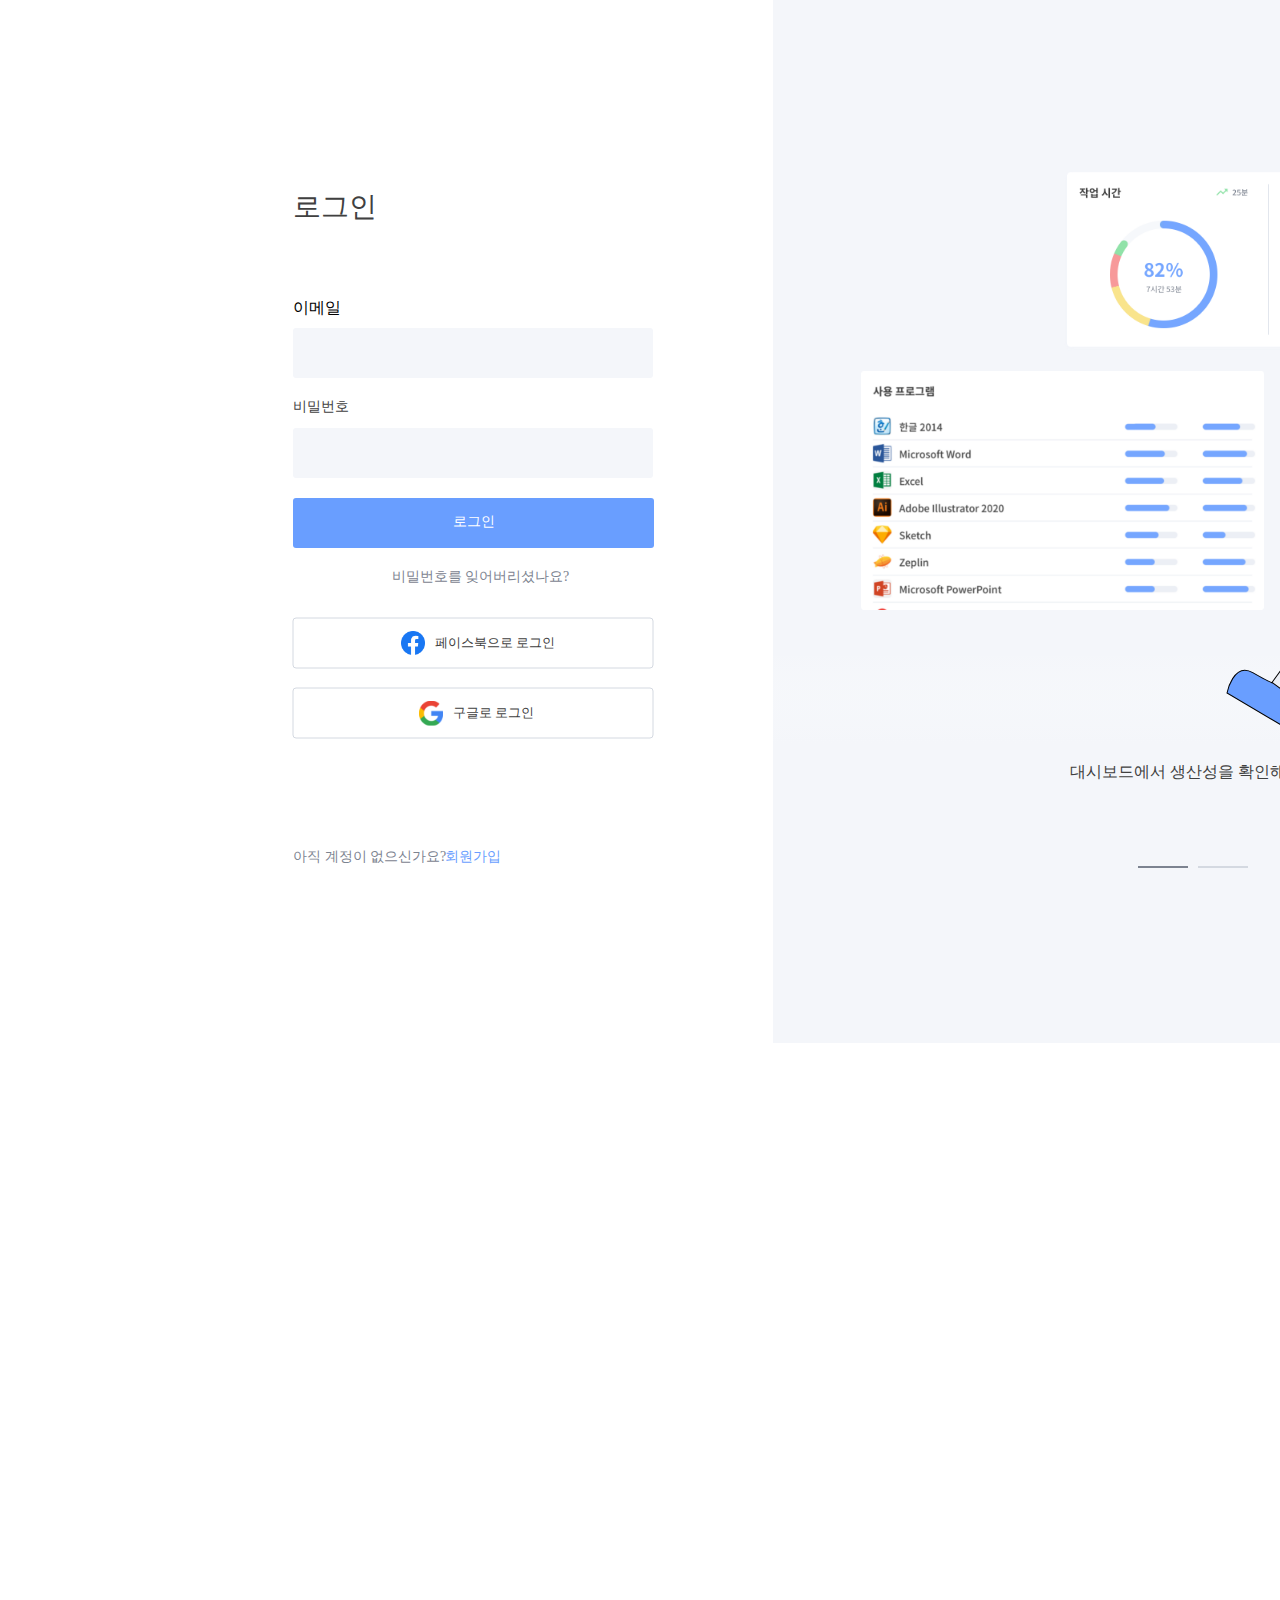
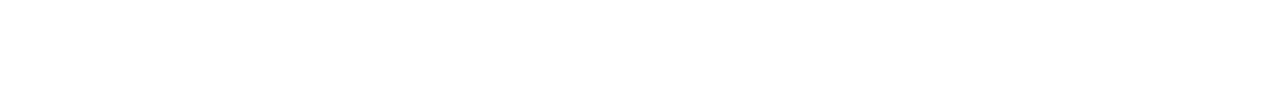
<file: index.html>
<!DOCTYPE html>
<html>
<head>
<meta charset="utf-8"/>
<meta http-equiv="X-UA-Compatible" content="IE=edge"/>
<meta name="viewport" content="width=device-width, initial-scale=1.0">
<title>Login</title>
<link rel="stylesheet" type="text/css" id="applicationStylesheet" href="Login.css"/>
<script id="applicationScript" type="text/javascript" src="Login.js"></script>
</head>
<body>
<div id="Login">
	<svg class="_9">
		<rect id="_9" rx="0" ry="0" x="0" y="0" width="877" height="1043">
		</rect>
	</svg>
	<div id="Group_3">
		<svg class="Rectangle">
			<rect id="Rectangle" rx="3" ry="3" x="0" y="0" width="360" height="50">
			</rect>
		</svg>
		<svg class="Rectangle_Copy_2">
			<rect id="Rectangle_Copy_2" rx="3" ry="3" x="0" y="0" width="360" height="50">
			</rect>
		</svg>
		<div id="">
			<span>이메일</span>
		</div>
		<div id="_">
			<span>비밀번호</span>
		</div>
		<div id="Group">
			<div id="__">
				<span>페이스북으로 로그인</span>
			</div>
			<img id="ID1280px-Facebook_f_logo_2019s" src="ID1280px-Facebook_f_logo_2019s.png" srcset="ID1280px-Facebook_f_logo_2019s.png 1x, ID1280px-Facebook_f_logo_2019s@2x.png 2x">

		</div>
		<div id="Group_2">
			<div id="__ba">
				<span>구글로 로그인</span>
			</div>
			<img id="ID1004px-Google__G__Logosvg" src="ID1004px-Google__G__Logosvg.png" srcset="ID1004px-Google__G__Logosvg.png 1x, ID1004px-Google__G__Logosvg@2x.png 2x">

		</div>
		<svg class="Rectangle_bb">
			<rect id="Rectangle_bb" rx="3" ry="3" x="0" y="0" width="360" height="50">
			</rect>
		</svg>
		<svg class="Rectangle_Copy">
			<rect id="Rectangle_Copy" rx="3" ry="3" x="0" y="0" width="360" height="50">
			</rect>
		</svg>
		<div onclick="application.goToTargetView(event)" id="buttonlarge" class="button_large">
			<svg class="Rectangle_Copy_2_be">
				<rect id="Rectangle_Copy_2_be" rx="3" ry="3" x="0" y="0" width="361" height="50">
				</rect>
			</svg>
			<div id="_bf">
				<span>로그인</span>
			</div>
		</div>
		<div id="__bg">
			<span>비밀번호를 잊어버리셨나요?</span>
		</div>
	</div>
	<svg class="Rectangle_bi">
		<linearGradient id="Rectangle_bi" spreadMethod="pad" x1="0.5" x2="0.5" y1="0" y2="0.644">
			<stop offset="0" stop-color="#fafbfd" stop-opacity="0"></stop>
			<stop offset="1" stop-color="#f4f6fa" stop-opacity="1"></stop>
		</linearGradient>
		<rect id="Rectangle_bi" rx="0" ry="0" x="0" y="0" width="840" height="145">
		</rect>
	</svg>
	<div id="___bj">
		<span>대시보드에서 생산성을 확인해보세요.</span>
	</div>
	<div id="Group_bk">
		<svg class="Rectangle_bl">
			<rect id="Rectangle_bl" rx="0" ry="0" x="0" y="0" width="50" height="2">
			</rect>
		</svg>
		<svg class="Rectangle_Copy_4">
			<rect id="Rectangle_Copy_4" rx="0" ry="0" x="0" y="0" width="50" height="2">
			</rect>
		</svg>
	</div>
	<img id="_bn" src="bn1.png">

	<div id="Group_2_bo">
		<svg class="Path_10" viewBox="0.094 0 21.086 85.639">
			<path id="Path_10" d="M 0.3232889175415039 81.16867828369141 C 0.3232889175415039 81.16867828369141 -0.7527695894241333 19.56064796447754 1.752803802490234 10.71407508850098 C 4.258377075195312 1.86750340461731 14.17483997344971 -3.86328387260437 19.20282745361328 3.104623556137085 C 24.23081398010254 10.07253170013428 18.2376880645752 35.69211959838867 16.90688323974609 40.08930969238281 C 15.57607746124268 44.48649978637695 8.003792762756348 79.10788726806641 8.021337509155273 84.01248168945312 C 8.038882255554199 88.91707611083984 0.3232889175415039 81.16867828369141 0.3232889175415039 81.16867828369141 Z">
			</path>
		</svg>
		<svg class="Path_11" viewBox="0 0 22.654 54.779">
			<path id="Path_11" d="M 2.515046225887727e-15 53.10056686401367 C 2.515046225887727e-15 53.10056686401367 6.153369903564453 13.60306835174561 6.737596035003662 11.141282081604 C 7.321822166442871 8.679495811462402 11.13849544525146 -0.6278406977653503 16.33672714233398 0.03355207294225693 C 21.53495788574219 0.6949448585510254 23.95297431945801 2.814876556396484 21.95569801330566 13.07754516601562 C 19.95842361450195 23.34021377563477 7.614372730255127 54.77936172485352 7.614372730255127 54.77936172485352 L 2.515046225887727e-15 53.10056686401367 Z">
			</path>
		</svg>
		<svg class="Path_8" viewBox="0 0 19.171 65.468">
			<path id="Path_8" d="M 19.17144203186035 61.5550422668457 C 19.17144203186035 61.5550422668457 18.76791763305664 4.236392498016357 10.05074787139893 0.532500147819519 C 1.333577752113342 -3.171392440795898 -2.830550909042358 13.28158664703369 2.116656064987183 24.05669784545898 C 7.063863277435303 34.83180999755859 14.59834861755371 53.06476211547852 13.32381057739258 61.67229461669922 C 12.04927349090576 70.27983093261719 19.17144203186035 61.5550422668457 19.17144203186035 61.5550422668457 Z">
			</path>
		</svg>
		<svg class="Path_7" viewBox="0 0 67 77">
			<path id="Path_7" d="M 0 1.78988768251287e-14 L 6.118719577789307 77 L 60.88127899169922 77 L 67 1.790607660518036e-14 L 0 1.78988768251287e-14 Z">
			</path>
		</svg>
	</div>
	<div id="Group_bt">
		<div id="_bu">
			<svg class="Combined_Shape" viewBox="0 0 139.893 156.911">
				<path id="Combined_Shape" d="M 0 156.9105072021484 L 0 96.79590606689453 L 43.36179733276367 96.79590606689453 L 60.32430267333984 2.468700170516968 C 60.58170318603516 1.039499998092651 61.82460021972656 0 63.27720260620117 0 L 136.8927001953125 0 C 138.7593078613281 0 140.1732025146484 1.6875 139.8455963134766 3.52620005607605 L 121.4510726928711 106.818977355957 C 116.6801605224609 135.2489776611328 91.95397186279297 156.9105072021484 62.16750335693359 156.9105072021484 L 0 156.9105072021484 Z">
				</path>
			</svg>
			<svg class="Rectangle_bw">
				<rect id="Rectangle_bw" rx="0" ry="0" x="0" y="0" width="22.381" height="36.089">
				</rect>
			</svg>
		</div>
		<svg class="Path_12" viewBox="0 0.516 79 60.484">
			<path id="Path_12" d="M 79 38.25458526611328 L 64.3692626953125 61 L -1.099347717893606e-12 22.97354888916016 C -1.099347717893606e-12 22.97354888916016 6.372582912445068 -8.098577499389648 25.43424797058105 2.854889869689941 C 44.49591064453125 13.80835723876953 45.14285659790039 13.00173377990723 45.14285659790039 13.00173377990723">
			</path>
		</svg>
		<svg class="Combined_Shape_by" viewBox="0 0 181 119">
			<path id="Combined_Shape_by" d="M -1.052171683113556e-10 91.67670440673828 L 46.8669548034668 27.01977729797363 C 50.82003402709961 20.30746650695801 58.11002349853516 15.80490016937256 66.44969940185547 15.80490016937256 C 66.60443878173828 15.80490016937256 66.75937652587891 15.80647754669189 66.91337585449219 15.80956363677979 L 66.91320037841797 15.80490016937256 L 122.8789749145508 15.80490016937256 C 128.2177886962891 6.367329597473145 138.3307952880859 0 149.9273986816406 0 C 167.0886077880859 0 180.9999084472656 13.94370079040527 180.9999084472656 31.14450073242188 C 180.9999084472656 48.34530258178711 167.0886077880859 62.28900146484375 149.9273986816406 62.28900146484375 C 149.5168304443359 62.28900146484375 149.1083526611328 62.28099060058594 148.7016448974609 62.26517486572266 C 147.6655731201172 62.28572845458984 146.6136932373047 62.23405838012695 145.5525054931641 62.10540008544922 L 82.71701812744141 54.48660659790039 C 81.36260986328125 55.87818145751953 79.83203125 57.09629821777344 78.16129302978516 58.10539245605469 L 37.51919937133789 118.9998016357422 L -1.052171683113556e-10 91.67670440673828 Z">
			</path>
		</svg>
		<svg class="Path_13" viewBox="0 0 59 25">
			<path id="Path_13" d="M 59 0.0391046553850174 C 29.21620559692383 -0.393002063035965 20.1495246887207 2.431452989578247 0 25">
			</path>
		</svg>
		<svg class="Combined_Shape_b" viewBox="0 0 112 57">
			<path id="Combined_Shape_b" d="M 34.24769973754883 56.99970245361328 L 34.24769973754883 34.47450256347656 L 0 34.47450256347656 C 0 34.47450256347656 15.27300071716309 9.324000358581543 28.71810150146484 4.461299896240234 C 42.16320037841797 -0.4004999995231628 62.47890090942383 -2.259000062942505 82.62450408935547 3.906000137329102 C 101.2687759399414 9.610727310180664 110.5633850097656 32.1182975769043 111.8451766967773 41.65074920654297 C 111.9441299438477 42.29633712768555 111.996696472168 42.95687866210938 111.9994277954102 43.62950897216797 C 111.9995269775391 43.64835739135742 111.9996032714844 43.66645431518555 111.9996032714844 43.68510055541992 C 111.9996032714844 51.03900146484375 106.0389022827148 56.99970245361328 98.68500518798828 56.99970245361328 L 34.24769973754883 56.99970245361328 Z">
			</path>
		</svg>
		<svg class="Shape" viewBox="0 0 52 29">
			<path id="Shape" d="M 52 5.920723915100098 C 41.40030288696289 2.963538646697998 34.90685272216797 1.192150354385376 32.51964950561523 0.606559157371521 C 28.93884658813477 -0.2718276679515839 26.59820747375488 -0.2650743126869202 22.51245307922363 1.083549976348877 C 19.78861808776855 1.982632875442505 12.28446674346924 5.691013813018799 0 12.20869255065918 L 6.370658397674561 22.1506519317627 L 43.00650405883789 21.51279640197754 L 52 29">
			</path>
		</svg>
		<svg class="Path_14" viewBox="0 0 10 6">
			<path id="Path_14" d="M 10 0 L 0 6">
			</path>
		</svg>
		<svg class="Path_14_Copy_2" viewBox="0 0 10 6">
			<path id="Path_14_Copy_2" d="M 10 0 L 0 6">
			</path>
		</svg>
		<svg class="Path_14_Copy" viewBox="0 0 10 6">
			<path id="Path_14_Copy" d="M 10 0 L 0 6">
			</path>
		</svg>
		<svg class="Path" viewBox="0 0 77 27">
			<path id="Path" d="M 77 13.5 C 77 20.95584487915039 71.04911804199219 27 63.70833206176758 27 L 0 27 L 0 0 L 33.91666793823242 0">
			</path>
		</svg>
		<div id="Group_5">
			<svg class="Combined_Shape_ca" viewBox="0 0 51.475 33.788">
				<path id="Combined_Shape_ca" d="M 50.95619964599609 33.78779983520508 L 0 33.78779983520508 C 0 33.78779983520508 1.168200016021729 7.165800094604492 13.76100063323975 7.273800373077393 C 17.41647911071777 7.305411815643311 20.07355690002441 7.605916976928711 22.06710052490234 8.122519493103027 L 22.06710052490234 0 L 50.95619964599609 0 L 51.47460174560547 0 L 50.95619964599609 33.78779983520508 Z">
				</path>
			</svg>
			<svg class="Path_17" viewBox="0 0 9.79 6.75">
				<path id="Path_17" d="M 9.789552688598633 6.750094890594482 C 9.789552688598633 6.750094890594482 5.054451465606689 1.648638129234314 0 0">
				</path>
			</svg>
		</div>
		<svg class="Rectangle_b">
			<rect id="Rectangle_b" rx="21" ry="21" x="0" y="0" width="42" height="81">
			</rect>
		</svg>
		<div id="_ca">
			<svg class="Oval">
				<ellipse id="Oval" rx="19.23577308654785" ry="19.987499237060547" cx="19.23577308654785" cy="19.987499237060547">
				</ellipse>
			</svg>
			<svg class="Oval_cc">
				<ellipse id="Oval_cc" rx="0.9864498376846313" ry="1.537500023841858" cx="0.9864498376846313" cy="1.537500023841858">
				</ellipse>
			</svg>
			<svg class="Oval_Copy">
				<ellipse id="Oval_Copy" rx="0.9864498376846313" ry="1.537500023841858" cx="0.9864498376846313" cy="1.537500023841858">
				</ellipse>
			</svg>
			<svg class="Path_5" viewBox="-36.499 0 36.499 19.475">
				<path id="Path_5" d="M -19.1441650390625 0.7626941204071045 C -19.1441650390625 0.7626941204071045 -30.92228889465332 1.579191207885742 -33.01485061645508 0.857810378074646 C -35.1074104309082 0.1364295184612274 -35.28456115722656 -0.6435905694961548 -35.28456115722656 0.857810378074646 C -35.28456115722656 2.359211206436157 -33.60007095336914 3.579005002975464 -33.60007095336914 3.579005002975464 C -33.60007095336914 3.579005002975464 -36.07332611083984 3.474500417709351 -36.3659782409668 3.056084871292114 C -36.65863037109375 2.637669086456299 -36.65863037109375 5.648084163665771 -34.30327224731445 6.637053966522217 C -31.94791030883789 7.626023292541504 -10.28464412689209 9.090363502502441 -10.28464412689209 9.090363502502441 L -6.735091209411621 19.47500038146973 L -2.324728488922119 18.42732048034668 L 0 16.39999961853027 C 0 16.39999961853027 -1.43771767616272 9.770764350891113 -2.905737400054932 8.913323402404785 C -4.373757362365723 8.055882453918457 -7.469240665435791 2.879264354705811 -13.96383285522461 1.813721656799316 C -20.45842552185059 0.7481789588928223 -19.1441650390625 0.7626941204071045 -19.1441650390625 0.7626941204071045 Z">
				</path>
			</svg>
			<svg class="Path_4" viewBox="-6.905 0.166 6.905 11.067">
				<path id="Path_4" d="M -6.905148983001709 2.258804559707642 C -6.905148983001709 2.258804559707642 -3.910104036331177 -1.68259072303772 -1.188974857330322 1.253367185592651 C 1.532154321670532 4.189325332641602 -1.037822246551514 10.23648643493652 -2.738863706588745 11.01660823822021 C -4.439905166625977 11.79673099517822 -6.193888187408447 10.2215461730957 -6.193888187408447 10.2215461730957">
				</path>
			</svg>
			<svg class="Rectangle_cg" viewBox="0.181 0 3.694 8.2">
				<path id="Rectangle_cg" d="M 0.6525007486343384 1.419997453689575 C 0.7300053834915161 0.6146621704101562 1.406661987304688 0 2.215718269348145 0 L 2.215718269348145 0 C 3.011979103088379 0 3.66559100151062 0.6298660039901733 3.695044279098511 1.425582051277161 L 3.872822523117065 6.228450298309326 C 3.912682294845581 7.305306434631348 3.050493240356445 8.199999809265137 1.972899675369263 8.199999809265137 L 1.972899675369263 8.199999809265137 C 0.9152897000312805 8.199999809265137 0.08768145740032196 7.288919925689697 0.1889967024326324 6.236173629760742 L 0.6525007486343384 1.419997453689575 Z">
				</path>
			</svg>
			<svg class="Oval_ch" viewBox="-8.715 0 8.715 3.075">
				<path id="Oval_ch" d="M -4.777472496032715 3.075000047683716 C -6.411876201629639 3.075000047683716 -8.715153694152832 1.700145959854126 -8.715153694152832 0.8510081768035889 C -8.715153694152832 0.001870362902991474 -6.411876201629639 0 -4.777472496032715 0 C -3.143068790435791 0 -1.759149683561168e-12 0.001870362902991474 -1.759149683561168e-12 0.8510081768035889 C -1.759149683561168e-12 1.700145959854126 -3.143068790435791 3.075000047683716 -4.777472496032715 3.075000047683716 Z">
				</path>
			</svg>
		</div>
		<div id="_ci">
			<svg class="Rectangle_cj" viewBox="0.831 0 64.037 38">
				<path id="Rectangle_cj" d="M 0.9204487204551697 3.720479726791382 C 0.4524529874324799 1.828827857971191 1.883965253829956 0 3.832648754119873 0 L 53.11895370483398 0 C 54.49829483032227 0 55.69989395141602 0.9405474066734314 56.03115463256836 2.279520273208618 L 64.86842346191406 38 L 11.74946594238281 38 C 10.37012481689453 38 9.16852855682373 37.05945205688477 8.837265968322754 35.72047805786133 L 0.9204487204551697 3.720479726791382 Z">
				</path>
			</svg>
			<svg class="Rectangle_ck">
				<rect id="Rectangle_ck" rx="0" ry="0" x="0" y="0" width="70.461" height="2.235">
				</rect>
			</svg>
		</div>
	</div>
	<div id="danieledesantis-weather-icons-">
		<svg class="_x3C_Tracciato_x3E__1_" viewBox="0 0 69 69">
			<path id="_x3C_Tracciato_x3E__1_" d="M 30.93120002746582 61.86240005493164 L 38.06909942626953 61.86240005493164 L 34.49880218505859 69.00030517578125 L 30.93120002746582 61.86240005493164 Z M 52.34490203857422 56.15190124511719 L 56.15280151367188 52.34490203857422 L 57.10320281982422 57.10320281982422 L 52.34490203857422 56.15190124511719 Z M 11.89620018005371 34.49970245361328 C 11.89620018005371 22.01850128173828 22.01850128173828 11.89620018005371 34.49970245361328 11.89620018005371 C 46.97820281982422 11.89620018005371 57.10320281982422 22.01850128173828 57.10320281982422 34.49970245361328 C 57.10320281982422 46.97999954223633 46.97820281982422 57.10320281982422 34.49970245361328 57.10320281982422 C 22.01850128173828 57.10320281982422 11.89620018005371 46.97820281982422 11.89620018005371 34.49970245361328 Z M 10.94309997558594 52.34490203857422 L 16.6554012298584 56.15010070800781 L 9.517499923706055 57.10320281982422 L 10.94309997558594 52.34490203857422 Z M 61.86240005493164 30.93120002746582 L 69.00030517578125 34.49880218505859 L 61.86240005493164 38.06909942626953 L 61.86240005493164 30.93120002746582 Z M 0 34.49790191650391 L 4.758300304412842 30.93120002746582 L 4.758300304412842 38.06909942626953 L 0 34.49790191650391 Z M 52.34490203857422 10.94579982757568 L 57.10320281982422 9.517499923706055 L 56.14830017089844 16.6554012298584 L 52.34490203857422 10.94579982757568 Z M 9.517499923706055 9.517499923706055 L 16.6554012298584 10.94220066070557 L 10.94490051269531 16.6554012298584 L 9.517499923706055 9.517499923706055 Z M 30.93120002746582 4.758300304412842 L 34.49970245361328 0 L 38.06909942626953 4.758300304412842 L 30.93120002746582 4.758300304412842 Z">
			</path>
		</svg>
	</div>
	<img id="Working_Time" src="Working_Time.png" srcset="Working_Time.png 1x, Working_Time@2x.png 2x">

	<div id="_co">
		<span>로그인</span>
	</div>
	<div id="___cp">
		<span>아직 계정이 없으신가요?</span>
	</div>
	<div onclick="application.goToTargetView(event)" id="_cq">
		<span>회원가입</span>
	</div>
</div>
</body>
</html>
</file>
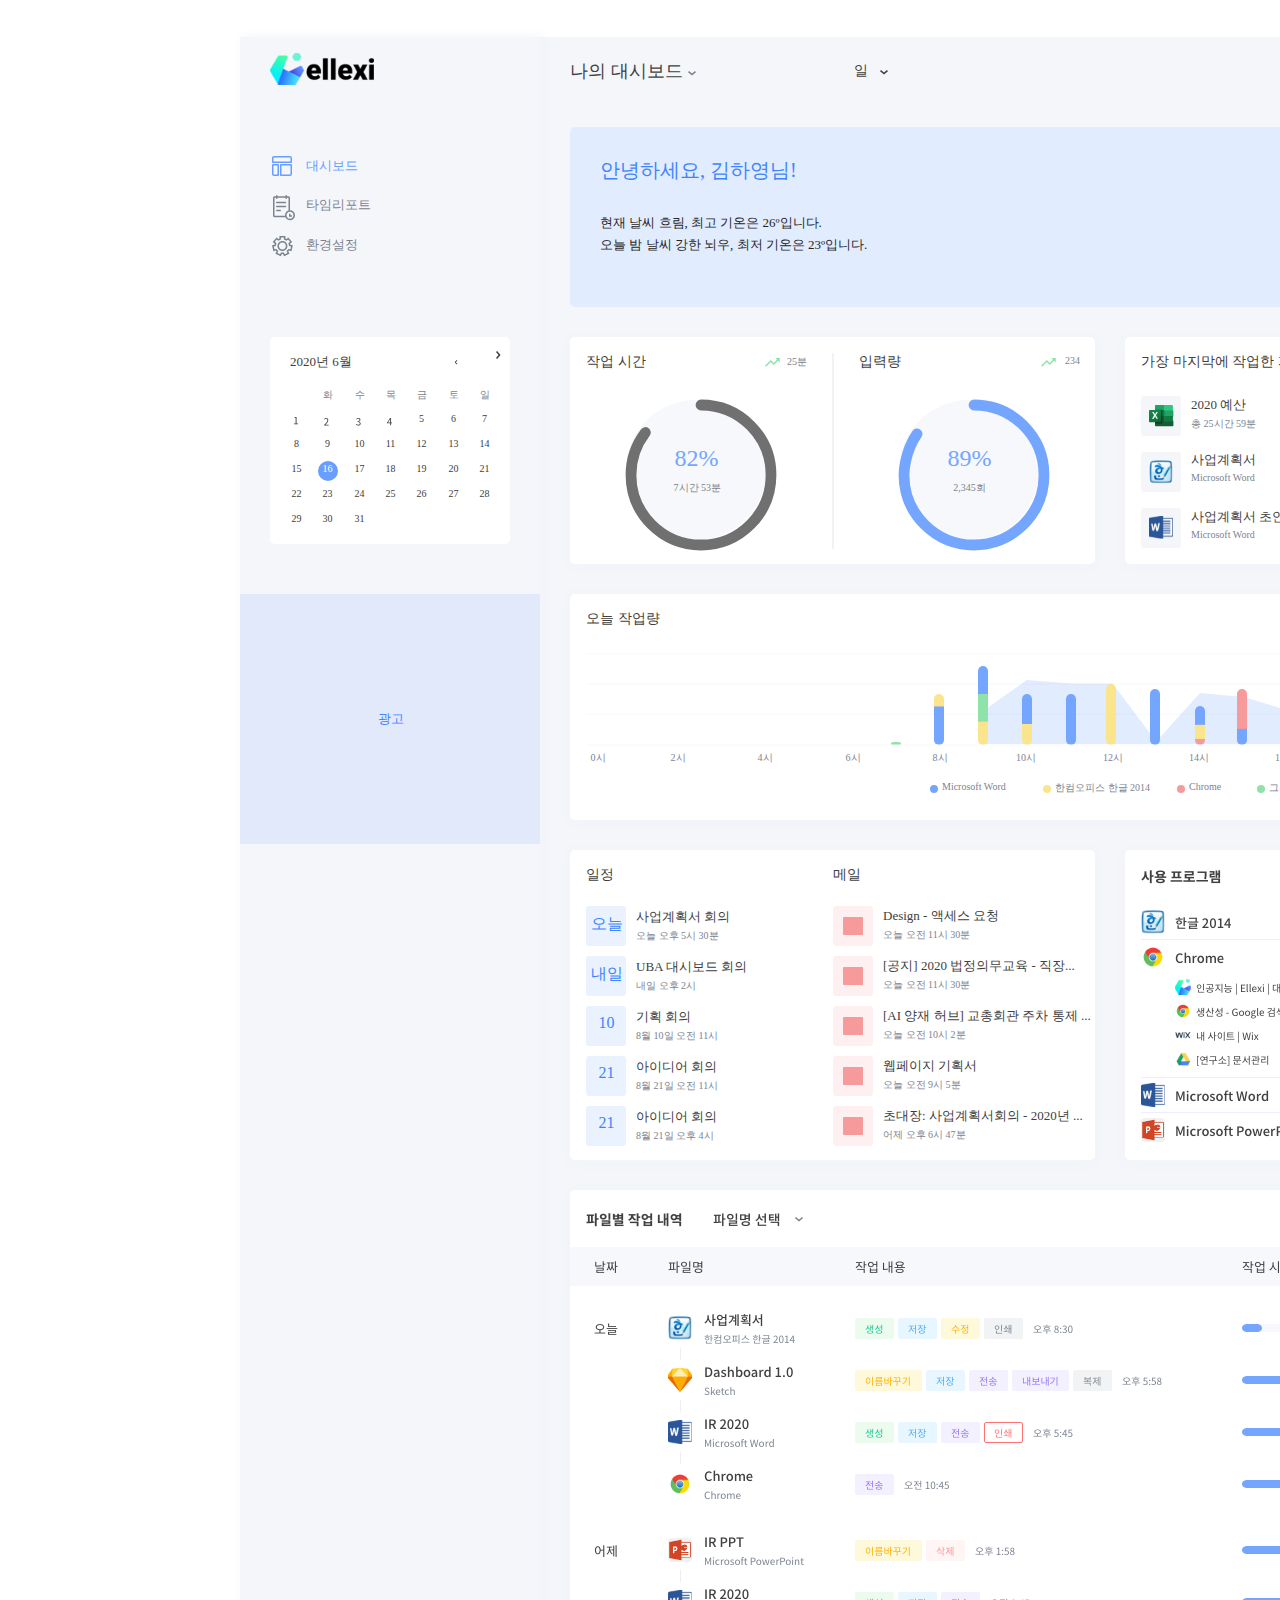
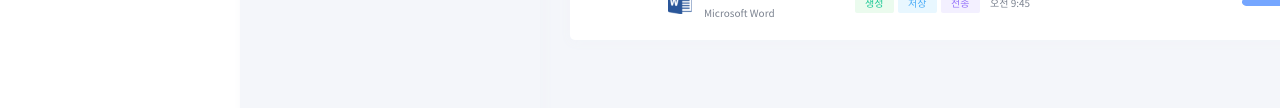
<file: Dashboard_1.html>
<!DOCTYPE html>
<html>
<head>
<meta charset="utf-8"/>
<meta http-equiv="X-UA-Compatible" content="IE=edge"/>
<meta name="viewport" content="width=device-width, initial-scale=1.0">
<title>Dashboard 1</title>
<link rel="stylesheet" type="text/css" id="applicationStylesheet" href="Dashboard_1.css"/>
<script id="applicationScript" type="text/javascript" src="Dashboard_1.js"></script>
</head>
<body>
<div id="Dashboard_1">
	<svg class="_7">
		<rect id="_7" rx="0" ry="0" x="0" y="0" width="1410" height="1671">
		</rect>
	</svg>
	<div id="Menudashboard" class="Menu_dashboard">
		<svg class="BG">
			<rect id="BG" rx="0" ry="0" x="0" y="0" width="300" height="2014">
			</rect>
		</svg>
		<div id="calendarbasic" class="calendar_basic">
			<div id="Group_13">
				<svg class="Rectangle">
					<rect id="Rectangle" rx="5" ry="5" x="0" y="0" width="240" height="207">
					</rect>
				</svg>
				<svg class="Oval">
					<ellipse id="Oval" rx="10" ry="10" cx="10" cy="10">
					</ellipse>
				</svg>
				<div id="iconpointer_copy_3" class="icon_pointer_copy_3">
					<svg class="Path" viewBox="0 -4.557 7.976 4.557">
						<path id="Path" d="M 3.988093614578247 -1.975616693496704 L 7 -4.5572509765625 L 7.976187229156494 -3.418365955352783 L 3.988093614578247 0 L 0 -3.418365955352783 L 0.9761870503425598 -4.5572509765625 L 3.988093614578247 -1.975616693496704 Z">
						</path>
					</svg>
				</div>
				<div id="iconpointer_copy_3_" class="icon_pointer_copy_3">
					<svg class="Path_" viewBox="0 0 7.976 4.557">
						<path id="Path_" d="M 3.988093376159668 1.975616693496704 L 6.999999523162842 4.5572509765625 L 7.976186752319336 3.418365955352783 L 3.988093376159668 0 L 0 3.418365955352783 L 0.976186990737915 4.5572509765625 L 3.988093376159668 1.975616693496704 Z">
						</path>
					</svg>
				</div>
				<div id="ID2020_6">
					<span>2020년 6월</span>
				</div>
				<div id="">
					<span>월</span>
				</div>
				<svg class="ID1" viewBox="0 0 4.02 7.33">
					<path id="ID1" d="M 0 7.329999923706055 L 0 6.570000171661377 L 1.629999995231628 6.570000171661377 L 1.629999995231628 1.100000023841858 L 0.3300000131130219 1.100000023841858 L 0.3300000131130219 0.5199999809265137 C 0.9800000190734863 0.4000000059604645 1.450000047683716 0.2300000041723251 1.850000023841858 0 L 2.549999952316284 0 L 2.549999952316284 6.570000171661377 L 4.019999980926514 6.570000171661377 L 4.019999980926514 7.329999923706055 L 0 7.329999923706055 Z">
					</path>
				</svg>
				<div id="ID8">
					<span>8</span>
				</div>
				<div id="ID15">
					<span>15</span>
				</div>
				<div id="ID22">
					<span>22</span>
				</div>
				<div id="ID29">
					<span>29</span>
				</div>
				<div id="_bh">
					<span>화</span>
				</div>
				<svg class="ID2" viewBox="0 0 4.65 7.47">
					<path id="ID2" d="M 0.03999999910593033 7.46999979019165 L 0.03999999910593033 6.929999828338623 C 2.339999914169312 4.920000076293945 3.400000095367432 3.460000038146973 3.400000095367432 2.200000047683716 C 3.400000095367432 1.360000014305115 2.960000038146973 0.75 2.049999952316284 0.75 C 1.450000047683716 0.75 0.9300000071525574 1.120000004768372 0.5299999713897705 1.600000023841858 L 0 1.080000042915344 C 0.6000000238418579 0.4300000071525574 1.230000019073486 0 2.160000085830688 0 C 3.470000028610229 0 4.289999961853027 0.8600000143051147 4.289999961853027 2.170000076293945 C 4.289999961853027 3.630000114440918 3.140000104904175 5.119999885559082 1.419999957084656 6.75 C 1.799999952316284 6.71999979019165 2.25 6.679999828338623 2.619999885559082 6.679999828338623 L 4.650000095367432 6.679999828338623 L 4.650000095367432 7.46999979019165 L 0.03999999910593033 7.46999979019165 Z">
					</path>
				</svg>
				<div id="ID9">
					<span>9</span>
				</div>
				<div id="ID16">
					<span>16</span>
				</div>
				<div id="ID23">
					<span>23</span>
				</div>
				<div id="ID30">
					<span>30</span>
				</div>
				<div id="_bn">
					<span>수</span>
				</div>
				<svg class="ID3" viewBox="0 0 4.7 7.6">
					<path id="ID3" d="M 2.349999904632568 7.599999904632568 C 1.200000047683716 7.599999904632568 0.4799999892711639 7.119999885559082 0 6.599999904632568 L 0.4600000083446503 6 C 0.8899999856948853 6.449999809265137 1.450000047683716 6.840000152587891 2.279999971389771 6.840000152587891 C 3.150000095367432 6.840000152587891 3.769999980926514 6.320000171661377 3.769999980926514 5.480000019073486 C 3.769999980926514 4.599999904632568 3.180000066757202 4.010000228881836 1.490000009536743 4.010000228881836 L 1.490000009536743 3.309999942779541 C 3 3.309999942779541 3.519999980926514 2.700000047683716 3.519999980926514 1.909999966621399 C 3.519999980926514 1.200000047683716 3.039999961853027 0.75 2.279999971389771 0.7300000190734863 C 1.690000057220459 0.75 1.169999957084656 1.049999952316284 0.7599999904632568 1.460000038146973 L 0.2700000107288361 0.8799999952316284 C 0.8199999928474426 0.3700000047683716 1.470000028610229 0 2.319999933242798 0 C 3.549999952316284 0 4.449999809265137 0.6600000262260437 4.449999809265137 1.840000033378601 C 4.449999809265137 2.730000019073486 3.920000076293945 3.319999933242798 3.140000104904175 3.609999895095825 L 3.140000104904175 3.650000095367432 C 4.010000228881836 3.849999904632568 4.699999809265137 4.510000228881836 4.699999809265137 5.510000228881836 C 4.699999809265137 6.820000171661377 3.650000095367432 7.599999904632568 2.349999904632568 7.599999904632568 Z">
					</path>
				</svg>
				<div id="ID10">
					<span>10</span>
				</div>
				<div id="ID17">
					<span>17</span>
				</div>
				<div id="ID24">
					<span>24</span>
				</div>
				<div id="ID31">
					<span>31</span>
				</div>
				<div id="_bt">
					<span>목</span>
				</div>
				<svg class="ID4" viewBox="0 0 5.03 7.33">
					<path id="ID4" d="M 4.059900283813477 7.329599857330322 L 4.058900356292725 7.329599857330322 L 3.189600229263306 7.329599857330322 L 3.189600229263306 5.309999942779541 L 1.728057839045505e-07 5.309999942779541 L 1.728057839045505e-07 4.709700107574463 L 3.050100088119507 9.315490956396388e-08 L 4.059900283813477 9.315490956396388e-08 L 4.059900283813477 4.580100059509277 L 5.030100345611572 4.580100059509277 L 5.030100345611572 5.309999942779541 L 4.059900283813477 5.309999942779541 L 4.059900283813477 7.32859992980957 L 4.059900283813477 7.329599857330322 Z M 3.210310220718384 0.9998900890350342 C 3.05033016204834 1.319850087165833 2.862720251083374 1.66303014755249 2.619900226593018 2.079900026321411 L 0.950400173664093 4.580100059509277 L 3.189600229263306 4.580100059509277 L 3.189600229263306 2.330100059509277 C 3.189600229263306 2.056320190429688 3.212630271911621 1.65612006187439 3.232950210571289 1.303020119667053 L 3.233510255813599 1.293300151824951 C 3.239570140838623 1.187820076942444 3.245300054550171 1.088170051574707 3.249900102615356 0.9999001026153564 L 3.210305213928223 0.9999001026153564 L 3.210310220718384 0.9998900890350342 Z">
					</path>
				</svg>
				<div id="ID11">
					<span>11</span>
				</div>
				<div id="ID18">
					<span>18</span>
				</div>
				<div id="ID25">
					<span>25</span>
				</div>
				<div id="_by">
					<span>금</span>
				</div>
				<div id="ID5">
					<span>5</span>
				</div>
				<div id="ID12">
					<span>12</span>
				</div>
				<div id="ID19">
					<span>19</span>
				</div>
				<div id="ID26">
					<span>26</span>
				</div>
				<div id="_b">
					<span>토</span>
				</div>
				<div id="ID6">
					<span>6</span>
				</div>
				<div id="ID13">
					<span>13</span>
				</div>
				<div id="ID20">
					<span>20</span>
				</div>
				<div id="ID27">
					<span>27</span>
				</div>
				<div id="_ca">
					<span>일</span>
				</div>
				<div id="ID7">
					<span>7</span>
				</div>
				<div id="ID14">
					<span>14</span>
				</div>
				<div id="ID21">
					<span>21</span>
				</div>
				<div id="ID28">
					<span>28</span>
				</div>
			</div>
		</div>
		<div id="Group">
			<svg class="Rectangle_Copy_26">
				<rect id="Rectangle_Copy_26" rx="0" ry="0" x="0" y="0" width="300" height="250">
				</rect>
			</svg>
			<div id="_cf">
				<span>광고</span>
			</div>
		</div>
		<img id="Logo" src="Logo.png" srcset="Logo.png 1x, Logo@2x.png 2x">
			
		<div id="iconmenudashboard_s" class="icon_menu_dashboard_s">
			<svg class="Combined_Shape" viewBox="0 0 20 20">
				<path id="Combined_Shape" d="M 18 19.99979972839355 L 9 19.99979972839355 C 8.448649406433105 19.99979972839355 8.000100135803223 19.55125045776367 8.000100135803223 18.99990081787109 L 8.000100135803223 9 C 8.000100135803223 8.448649406433105 8.448649406433105 8.000100135803223 9 8.000100135803223 L 18.99990081787109 8.000100135803223 C 19.55125045776367 8.000100135803223 19.99979972839355 8.448649406433105 19.99979972839355 9 L 19.99979972839355 18 C 19.99979972839355 19.10268974304199 19.10268974304199 19.99979972839355 18 19.99979972839355 Z M 9.500399589538574 9.500399589538574 L 9.500399589538574 18.50040054321289 L 18 18.50040054321289 C 18.27591896057129 18.50040054321289 18.50040054321289 18.27591896057129 18.50040054321289 18 L 18.50040054321289 9.500399589538574 L 9.500399589538574 9.500399589538574 Z M 6.00029993057251 19.99979972839355 L 1.999799847602844 19.99979972839355 C 0.8971098661422729 19.99979972839355 -1.358032193365943e-07 19.10268974304199 -1.358032193365943e-07 18 L -1.358032193365943e-07 9 C -1.358032193365943e-07 8.448649406433105 0.4485498666763306 8.000100135803223 0.9998998641967773 8.000100135803223 L 6.00029993057251 8.000100135803223 C 6.551650047302246 8.000100135803223 7.000199794769287 8.448649406433105 7.000199794769287 9 L 7.000199794769287 18.99990081787109 C 7.000199794769287 19.55125045776367 6.551650047302246 19.99979972839355 6.00029993057251 19.99979972839355 Z M 1.50029981136322 9.500399589538574 L 1.50029981136322 18 C 1.50029981136322 18.27591896057129 1.724369883537292 18.50040054321289 1.999799847602844 18.50040054321289 L 5.499899864196777 18.50040054321289 L 5.499899864196777 9.500399589538574 L 1.50029981136322 9.500399589538574 Z M 18.99990081787109 7.000199794769287 L 0.9998998641967773 7.000199794769287 C 0.4485498666763306 7.000199794769287 -1.358032193365943e-07 6.551650047302246 -1.358032193365943e-07 6.00029993057251 L -1.358032193365943e-07 1.999799847602844 C -1.358032193365943e-07 0.8971098661422729 0.8971098661422729 -1.358032193365943e-07 1.999799847602844 -1.358032193365943e-07 L 18 -1.358032193365943e-07 C 19.10268974304199 -1.358032193365943e-07 19.99979972839355 0.8971098661422729 19.99979972839355 1.999799847602844 L 19.99979972839355 6.00029993057251 C 19.99979972839355 6.551650047302246 19.55125045776367 7.000199794769287 18.99990081787109 7.000199794769287 Z M 1.999799847602844 1.50029981136322 C 1.724369883537292 1.50029981136322 1.50029981136322 1.724369883537292 1.50029981136322 1.999799847602844 L 1.50029981136322 5.499899864196777 L 18.50040054321289 5.499899864196777 L 18.50040054321289 1.999799847602844 C 18.50040054321289 1.724369883537292 18.27591896057129 1.50029981136322 18 1.50029981136322 L 1.999799847602844 1.50029981136322 Z">
				</path>
			</svg>
		</div>
		<div id="iconmenudashboard_s_copy" class="icon_menu_dashboard_s_copy">
			<svg class="Combined_Shape_ck" viewBox="0 0 22 25.25">
				<path id="Combined_Shape_ck" d="M 12.06856918334961 21.07962989807129 C 12.13547515869141 21.48169136047363 12.25124073028564 21.87346076965332 12.41550064086914 22.24800109863281 L 12.41550064086914 22.24979972839355 L 12.41460037231445 22.24979972839355 L 1.700100064277649 22.24979972839355 C 0.7623000144958496 22.24979972839355 0 21.57750129699707 0 20.75040054321289 L 0 2.750400066375732 C 0 1.92330002784729 0.7623000144958496 1.250100016593933 1.700100064277649 1.250100016593933 L 2.99970006942749 1.250100016593933 L 2.99970006942749 0.7497000098228455 C 2.99970006942749 0.3366000056266785 3.336300134658813 0 3.750300168991089 0 C 4.163400173187256 0 4.5 0.3366000056266785 4.5 0.7497000098228455 L 4.5 1.250100016593933 L 12.50010013580322 1.250100016593933 L 12.50010013580322 0.7497000098228455 C 12.50010013580322 0.3366000056266785 12.83670043945312 0 13.24980068206787 0 C 13.66380023956299 0 14.00040054321289 0.3366000056266785 14.00040054321289 0.7497000098228455 L 14.00040054321289 1.250100016593933 L 15.30000019073486 1.250100016593933 C 16.23780059814453 1.250100016593933 17.00010108947754 1.92330002784729 17.00010108947754 2.750400066375732 L 17.00010108947754 15.24960041046143 C 19.75679969787598 15.24960041046143 21.99960136413574 17.49240112304688 21.99960136413574 20.25 C 21.99960136413574 23.00670051574707 19.75679969787598 25.2495002746582 17.00010108947754 25.2495002746582 C 14.5250940322876 25.2495002746582 12.46485042572021 23.4429988861084 12.06856918334961 21.07962989807129 Z M 13.5 20.25 C 13.5 22.17959976196289 15.07050037384033 23.74920082092285 17.00010108947754 23.74920082092285 C 18.92970085144043 23.74920082092285 20.49930000305176 22.17959976196289 20.49930000305176 20.25 C 20.49930000305176 18.32040023803711 18.92970085144043 16.74990081787109 17.00010108947754 16.74990081787109 C 15.07050037384033 16.74990081787109 13.5 18.32040023803711 13.5 20.25 Z M 12.06411552429199 21.05233573913574 C 12.06307220458984 21.04589462280273 12.0620698928833 21.03958320617676 12.06105136871338 21.03313446044922 C 12.06205558776855 21.03954124450684 12.06308650970459 21.04593276977539 12.06411552429199 21.05233573913574 Z M 1.500300049781799 3.110399961471558 L 1.500300049781799 20.39039993286133 C 1.500300049781799 20.58930015563965 1.684800028800964 20.75040054321289 1.91159999370575 20.75040054321289 L 12.02460289001465 20.75040054321289 C 12.00815677642822 20.58572959899902 11.99970054626465 20.41893005371094 11.99970054626465 20.25 C 11.99970054626465 17.66862106323242 13.96492195129395 15.53841781616211 16.47810363769531 15.27669429779053 C 16.1461181640625 15.31085586547852 15.81860637664795 15.37839317321777 15.49980068206787 15.47910022735596 L 15.49980068206787 3.110399961471558 C 15.49980068206787 2.911499977111816 15.31529998779297 2.750400066375732 15.08850002288818 2.750400066375732 L 14.00040054321289 2.750400066375732 L 14.00040054321289 3.249900102615356 C 14.00040054321289 3.663000106811523 13.66380023956299 3.999600172042847 13.24980068206787 3.999600172042847 C 12.83670043945312 3.999600172042847 12.50010013580322 3.663000106811523 12.50010013580322 3.249900102615356 L 12.50010013580322 2.750400066375732 L 4.5 2.750400066375732 L 4.5 3.249900102615356 C 4.5 3.663000106811523 4.163400173187256 3.999600172042847 3.750300168991089 3.999600172042847 C 3.336300134658813 3.999600172042847 2.99970006942749 3.663000106811523 2.99970006942749 3.249900102615356 L 2.99970006942749 2.750400066375732 L 1.91159999370575 2.750400066375732 C 1.684800028800964 2.750400066375732 1.500300049781799 2.911499977111816 1.500300049781799 3.110399961471558 Z M 16.51105690002441 15.27340316772461 C 16.51417541503906 15.27309989929199 16.5175895690918 15.272780418396 16.52071189880371 15.27248191833496 C 16.51749420166016 15.27278518676758 16.51427268981934 15.27309417724609 16.51105690002441 15.27340316772461 Z M 15.99930000305176 21.7494010925293 L 15.99930000305176 18.74970054626465 L 17.49960136413574 18.74970054626465 L 17.49960136413574 20.25 L 18.99990081787109 20.25 L 18.99990081787109 21.7494010925293 L 15.99930000305176 21.7494010925293 Z M 3.750300168991089 16.25040054321289 C 3.336300134658813 16.25040054321289 2.99970006942749 15.91380023956299 2.99970006942749 15.49980068206787 C 2.99970006942749 15.08670043945312 3.336300134658813 14.75010013580322 3.750300168991089 14.75010013580322 L 7.250400066375732 14.75010013580322 C 7.663500308990479 14.75010013580322 8.000100135803223 15.08670043945312 8.000100135803223 15.49980068206787 C 8.000100135803223 15.91380023956299 7.663500308990479 16.25040054321289 7.250400066375732 16.25040054321289 L 3.750300168991089 16.25040054321289 Z M 3.750300168991089 12.24989986419678 C 3.336300134658813 12.24989986419678 2.99970006942749 11.91330051422119 2.99970006942749 11.50020027160645 C 2.99970006942749 11.08620071411133 3.336300134658813 10.74960041046143 3.750300168991089 10.74960041046143 L 12.50010013580322 10.74960041046143 C 12.91320037841797 10.74960041046143 13.24980068206787 11.08620071411133 13.24980068206787 11.50020027160645 C 13.24980068206787 11.91330051422119 12.91320037841797 12.24989986419678 12.50010013580322 12.24989986419678 L 3.750300168991089 12.24989986419678 Z M 3.750300168991089 8.250300407409668 C 3.336300134658813 8.250300407409668 2.99970006942749 7.913700103759766 2.99970006942749 7.49970006942749 C 2.99970006942749 7.086600303649902 3.336300134658813 6.75 3.750300168991089 6.75 L 12.50010013580322 6.75 C 12.91320037841797 6.75 13.24980068206787 7.086600303649902 13.24980068206787 7.49970006942749 C 13.24980068206787 7.913700103759766 12.91320037841797 8.250300407409668 12.50010013580322 8.250300407409668 L 3.750300168991089 8.250300407409668 Z">
				</path>
			</svg>
		</div>
		<div id="iconmenudashboard_s_copy_2" class="icon_menu_dashboard_s_copy_2">
			<svg class="Combined_Shape_cm" viewBox="0 0 20.846 20.321">
				<path id="Combined_Shape_cm" d="M 8.770500183105469 20.32110023498535 L 3.378600120544434 17.69040107727051 L 4.504499912261963 15.38280010223389 C 4.271399974822998 15.12630081176758 4.054500102996826 14.85360050201416 3.859200000762939 14.57460021972656 L 1.350000023841858 15.15330028533936 L 0 9.306900024414062 L 2.524500131607056 8.722800254821777 C 2.579400062561035 8.382599830627441 2.655900001525879 8.046000480651855 2.751300096511841 7.724699974060059 L 0.7263000011444092 6.084900379180908 L 4.501800060272217 1.422000050544739 L 6.4899001121521 3.032099962234497 C 6.794100284576416 2.860200166702271 7.108200073242188 2.709000110626221 7.423200130462646 2.581200122833252 L 7.423200130462646 0 L 13.42260074615479 0 L 13.42440032958984 2.58210015296936 C 13.73760032653809 2.709000110626221 14.05170059204102 2.860200166702271 14.35590076446533 3.032099962234497 L 16.3439998626709 1.422000050544739 L 20.1195011138916 6.084900379180908 L 18.0944995880127 7.724699974060059 C 18.19260025024414 8.055000305175781 18.26910018920898 8.391600608825684 18.3213005065918 8.722800254821777 L 20.84580039978027 9.306900024414062 L 19.49670028686523 15.15330028533936 L 16.98750114440918 14.57369995117188 C 16.7903995513916 14.85540008544922 16.57349967956543 15.12720012664795 16.34220123291016 15.38190078735352 L 17.46720123291016 17.69040107727051 L 12.0753002166748 20.32019996643066 L 10.9350004196167 17.98380088806152 C 10.76310062408447 17.99460029602051 10.59119987487793 18 10.42290019989014 18 C 10.2519006729126 18 10.07999992370605 17.99460029602051 9.911700248718262 17.98380088806152 L 8.771400451660156 20.32019996643066 L 8.771400451660156 20.32110023498535 Z M 12.76469993591309 18.31500053405762 L 15.46200084686279 16.99920082092285 L 14.54760074615479 15.12540054321289 L 15.23250007629395 14.3730001449585 C 15.42240047454834 14.16420078277588 15.59880065917969 13.94280052185059 15.75720024108887 13.71510028839111 L 16.33769989013672 12.88440036773682 L 18.37260055541992 13.35420036315918 L 19.04759979248047 10.430100440979 L 17.00010108947754 9.956700325012207 L 16.84080123901367 8.960400581359863 C 16.79759979248047 8.691300392150879 16.73550033569336 8.419500350952148 16.65629959106445 8.150400161743164 L 16.37190055847168 7.190100193023682 L 18.00990104675293 5.863500118255615 L 16.12260055541992 3.531599998474121 L 14.50620079040527 4.840199947357178 L 13.61700057983398 4.337100028991699 C 13.37400054931641 4.200300216674805 13.12020015716553 4.077000141143799 12.86100006103516 3.972599983215332 L 11.92409992218018 3.592800140380859 L 11.9232006072998 1.500300049781799 L 8.922599792480469 1.500300049781799 L 8.923500061035156 3.592800140380859 L 7.985700130462646 3.971700191497803 C 7.726500034332275 4.077000141143799 7.471800327301025 4.200300216674805 7.228800296783447 4.338000297546387 L 6.339600086212158 4.840199947357178 L 4.724100112915039 3.531599998474121 L 2.835900068283081 5.863500118255615 L 4.473900318145752 7.190100193023682 L 4.189500331878662 8.151300430297852 C 4.110300064086914 8.418600082397461 4.048200130462646 8.691300392150879 4.005000114440918 8.960400581359863 L 3.845700025558472 9.956700325012207 L 1.799100041389465 10.430100440979 L 2.474100112915039 13.35510063171387 L 4.509000301361084 12.8853006362915 L 4.509900093078613 12.8853006362915 L 5.089499950408936 13.7160005569458 C 5.248800277709961 13.94550037384033 5.42519998550415 14.16600036621094 5.614200115203857 14.3730001449585 L 6.299099922180176 15.12630081176758 L 5.384700298309326 17.00010108947754 L 8.081100463867188 18.31500053405762 L 9.003600120544434 16.4232006072998 L 10.00619983673096 16.48710060119629 C 10.14840030670166 16.49520111083984 10.28880023956299 16.49970054626465 10.42290019989014 16.49970054626465 C 10.55700016021729 16.49970054626465 10.69740009307861 16.49520111083984 10.84049987792969 16.48710060119629 L 11.84130001068115 16.4232006072998 L 12.76469993591309 18.31500053405762 Z M 5.423399925231934 10.00080013275146 C 5.423399925231934 7.243200302124023 7.666200160980225 5.000400066375732 10.42380046844482 5.000400066375732 C 13.18050003051758 5.000400066375732 15.42330074310303 7.243200302124023 15.42330074310303 10.00080013275146 C 15.42330074310303 12.75750064849854 13.18050003051758 15.00030040740967 10.42380046844482 15.00030040740967 C 7.666200160980225 15.00030040740967 5.423399925231934 12.75750064849854 5.423399925231934 10.00080013275146 Z M 6.923700332641602 10.00080013275146 C 6.923700332641602 11.92950057983398 8.493300437927246 13.5 10.42380046844482 13.5 C 12.35249996185303 13.5 13.92300033569336 11.92950057983398 13.92300033569336 10.00080013275146 C 13.92300033569336 8.070300102233887 12.35249996185303 6.500699996948242 10.42380046844482 6.500699996948242 C 8.493300437927246 6.500699996948242 6.923700332641602 8.070300102233887 6.923700332641602 10.00080013275146 Z">
				</path>
			</svg>
		</div>
		<div id="_cn">
			<span>대시보드</span>
		</div>
		<div onclick="application.goToTargetView(event)" id="_co">
			<span>타임리포트</span>
		</div>
		<div onclick="application.goToTargetView(event)" id="_copy">
			<span>환경설정</span>
		</div>
	</div>
	<div id="_cq" class="__________">
		<div id="Working_Time">
			<svg class="BG_cs">
				<rect id="BG_cs" rx="5" ry="5" x="0" y="0" width="525" height="227">
				</rect>
			</svg>
			<svg class="Line_7" viewBox="0.5 0 1 195">
				<path id="Line_7" d="M 0.5 2.466559942404523e-15 L 0.5 195">
				</path>
			</svg>
			<div id="Group_cu">
				<div id="Trend">
					<div id="ID25_cw">
						<span>25분</span>
					</div>
					<div id="icontrendingup" class="icon_trending_up">
						<svg class="bx-trending-up" viewBox="0 0 14.78 8.78">
							<path id="bx-trending-up" d="M 5.780250072479248 4.060500144958496 L 8.78024959564209 7.060500144958496 L 13.0605001449585 2.780250072479248 L 14.78025054931641 4.5 L 14.78025054931641 0 L 10.28024959564209 0 L 12 1.719750046730042 L 8.78024959564209 4.939499855041504 L 5.780250072479248 1.939499974250793 L 0 7.719749927520752 L 1.060500025749207 8.78024959564209 L 5.780250072479248 4.060500144958496 Z">
							</path>
						</svg>
					</div>
				</div>
				<div id="Chart">
					<svg class="Oval_c" viewBox="0 0 140 140">
						<path id="Oval_c" d="M 0 70.00019836425781 C 0 31.33979988098145 31.33979988098145 0 70.00019836425781 0 C 108.6597061157227 0 140.0003967285156 31.33979988098145 140.0003967285156 70.00019836425781 C 140.0003967285156 108.6597061157227 108.6597061157227 140.0003967285156 70.00019836425781 140.0003967285156 C 31.33979988098145 140.0003967285156 0 108.6597061157227 0 70.00019836425781 Z">
						</path>
					</svg>
					<svg class="Path_c" viewBox="0 0 130 130">
						<path id="Path_c" d="M 13.34883689880371 25.53361511230469 C 4.975154876708984 36.47598266601562 0 50.15698623657227 0 65 C 0 100.8985061645508 29.10149192810059 130 65 130 C 100.8985061645508 130 130 100.8985061645508 130 65 C 130 29.10149192810059 100.8985061645508 0 65 0">
						</path>
					</svg>
					<div id="ID82">
						<span>82%</span>
					</div>
					<div id="ID7_53">
						<span>7시간 53분</span>
					</div>
				</div>
				<div id="_">
					<span>작업 시간</span>
				</div>
			</div>
		</div>
		<div id="Input_Quantity">
			<div id="Chart_c">
				<svg class="Oval_Copy" viewBox="0 0 140 140">
					<path id="Oval_Copy" d="M 0 70.00019836425781 C 0 31.33979988098145 31.33979988098145 0 70.00019836425781 0 C 108.6597061157227 0 140.0003967285156 31.33979988098145 140.0003967285156 70.00019836425781 C 140.0003967285156 108.6597061157227 108.6597061157227 140.0003967285156 70.00019836425781 140.0003967285156 C 31.33979988098145 140.0003967285156 0 108.6597061157227 0 70.00019836425781 Z">
					</path>
				</svg>
				<svg class="Path_da" viewBox="0.003 0 130 130">
					<path id="Path_da" d="M 12.09724521636963 26.78994941711426 C -0.1908898502588272 44.65629959106445 0.003012168221175671 65 0.003012168221175671 65 C 0.003012168221175671 100.8985061645508 29.1045036315918 130 65.00301361083984 130 C 100.9015197753906 130 130.0030059814453 100.8985061645508 130.0030059814453 65 C 130.0030059814453 29.10149192810059 100.9015197753906 0 65.00301361083984 0">
					</path>
				</svg>
				<div id="ID89">
					<span>89%</span>
				</div>
				<div id="ID2345">
					<span>2,345회</span>
				</div>
			</div>
			<div id="Trend_db">
				<div id="ID234">
					<span>234</span>
				</div>
				<div id="icontrendingup_dd" class="icon_trending_up">
					<svg class="bx-trending-up_de" viewBox="0 0 14.78 8.78">
						<path id="bx-trending-up_de" d="M 5.780250072479248 4.060500144958496 L 8.78024959564209 7.060500144958496 L 13.0605001449585 2.780250072479248 L 14.78025054931641 4.5 L 14.78025054931641 0 L 10.28024959564209 0 L 12 1.719750046730042 L 8.78024959564209 4.939499855041504 L 5.780250072479248 1.939499974250793 L 0 7.719749927520752 L 1.060500025749207 8.78024959564209 L 5.780250072479248 4.060500144958496 Z">
						</path>
					</svg>
				</div>
			</div>
			<div id="_df">
				<span>입력량</span>
			</div>
		</div>
	</div>
	<div id="_dg" class="_________">
		<div id="Today">
			<svg class="BG_di">
				<rect id="BG_di" rx="5" ry="5" x="0" y="0" width="1080" height="226">
				</rect>
			</svg>
			<div id="Group_dj">
				<div id="__dk">
					<span>그 외</span>
				</div>
				<svg class="Oval_Copy_4">
					<ellipse id="Oval_Copy_4" rx="4" ry="4" cx="4" cy="4">
					</ellipse>
				</svg>
				<div id="Microsoft_Word">
					<span>Microsoft Word</span>
				</div>
				<svg class="Oval_dn">
					<ellipse id="Oval_dn" rx="4" ry="4" cx="4" cy="4">
					</ellipse>
				</svg>
				<svg class="Oval_Copy_3">
					<ellipse id="Oval_Copy_3" rx="4" ry="4" cx="4" cy="4">
					</ellipse>
				</svg>
				<div id="Chrome">
					<span>Chrome</span>
				</div>
				<svg class="Oval_Copy_2">
					<ellipse id="Oval_Copy_2" rx="4" ry="4" cx="4" cy="4">
					</ellipse>
				</svg>
				<div id="__2014">
					<span>한컴오피스 한글 2014</span>
				</div>
			</div>
			<div id="Legend_top">
				<div id="Stacked_Group">
					<div id="Padding_Group_3">
						<svg class="Background">
							<rect id="Background" rx="0" ry="0" x="0" y="0" width="48" height="15">
							</rect>
						</svg>
						<div id="ID7_">
							<span>7일 평균</span>
						</div>
						<svg class="Rectangle_Copy_28">
							<rect id="Rectangle_Copy_28" rx="0" ry="0" x="0" y="0" width="8" height="8">
							</rect>
						</svg>
					</div>
					<div id="Stacked_Group_dy">
						<div id="Group_14_Copy">
							<div id="_d">
								<span>오늘</span>
							</div>
							<svg class="Rectangle_d">
								<rect id="Rectangle_d" rx="4" ry="4" x="0" y="0" width="8" height="8">
								</rect>
							</svg>
						</div>
					</div>
				</div>
			</div>
			<div id="Chart_d">
				<svg class="Line" viewBox="0 0.5 1045 1">
					<path id="Line" d="M 0 0.5 L 1045 0.5">
					</path>
				</svg>
				<svg class="Line_Copy" viewBox="0 0.5 1045 1">
					<path id="Line_Copy" d="M 0 0.5 L 1045 0.5">
					</path>
				</svg>
				<svg class="Line_Copy_2" viewBox="0 0.5 1045 1">
					<path id="Line_Copy_2" d="M 0 0.5 L 1045 0.5">
					</path>
				</svg>
				<div id="ID2_d">
					<span>2시</span>
				</div>
				<div id="ID0">
					<span>0시</span>
				</div>
				<div id="ID4_d">
					<span>4시</span>
				</div>
				<div id="ID6_d">
					<span>6시</span>
				</div>
				<div id="ID8_ea">
					<span>8시</span>
				</div>
				<div id="ID10_eb">
					<span>10시</span>
				</div>
				<div id="ID12_ec">
					<span>12시</span>
				</div>
				<div id="ID14_ed">
					<span>14시</span>
				</div>
				<div id="ID16_ee">
					<span>16시</span>
				</div>
				<div id="ID18_ef">
					<span>18시</span>
				</div>
				<div id="ID22_eg">
					<span>22시</span>
				</div>
				<div id="ID20_eh">
					<span>20시</span>
				</div>
				<div id="ID0_ei">
					<span>0시</span>
				</div>
				<div id="Group_8">
					<svg class="Path_2" viewBox="0 0 481.856 61.519">
						<path id="Path_2" d="M 0 31.01887512207031 L 48.57414627075195 0 L 97.14829254150391 3.518874883651733 L 143.7794799804688 3.518874883651733 L 192.3536224365234 61.51887512207031 L 240.9277648925781 13.01887512207031 L 289.5019226074219 17.06524467468262 L 336.1330871582031 29.77831268310547 L 384.7072448730469 31.01887512207031 L 433.2814025878906 36.01887512207031 L 481.8555297851562 37.00574493408203">
						</path>
					</svg>
					<svg class="Path_2_el" viewBox="0 0 434 64.019">
						<path id="Path_2_el" d="M 0 31.01887512207031 L 43.75 0 L 87.5 3.518874883651733 L 129.5 3.518874883651733 L 173.25 61.51887512207031 L 217 13.01887512207031 L 260.75 17.06524467468262 L 302.75 29.77831268310547 L 346.5 31.01887512207031 L 390.25 36.01887512207031 L 434 56.51887512207031 L 434 64.01887512207031 L 0 64.01887512207031 L 0 31.01887512207031 Z">
						</path>
					</svg>
					<svg class="Rectangle_Copy_14">
						<rect id="Rectangle_Copy_14" rx="5" ry="5" x="0" y="0" width="10" height="61">
						</rect>
					</svg>
					<svg class="Rectangle_Copy_15">
						<rect id="Rectangle_Copy_15" rx="5" ry="5" x="0" y="0" width="10" height="56">
						</rect>
					</svg>
					<svg class="Rectangle_Copy_10">
						<rect id="Rectangle_Copy_10" rx="5" ry="5" x="0" y="0" width="10" height="51">
						</rect>
					</svg>
					<svg class="Rectangle_Copy_11_eq">
						<linearGradient id="Rectangle_Copy_11_eq" spreadMethod="pad" x1="0.5" x2="0.5" y1="0" y2="1">
							<stop offset="0" stop-color="#75a6ff" stop-opacity="1"></stop>
							<stop offset="0.5871" stop-color="#75a6ff" stop-opacity="1"></stop>
							<stop offset="0.597" stop-color="#fae58c" stop-opacity="1"></stop>
							<stop offset="1" stop-color="#fae58c" stop-opacity="1"></stop>
						</linearGradient>
						<rect id="Rectangle_Copy_11_eq" rx="5" ry="5" x="0" y="0" width="10" height="51">
						</rect>
					</svg>
					<svg class="Rectangle_Copy_12_es">
						<linearGradient id="Rectangle_Copy_12_es" spreadMethod="pad" x1="0.5" x2="0.5" y1="0" y2="1">
							<stop offset="0" stop-color="#75a6ff" stop-opacity="1"></stop>
							<stop offset="0.3503" stop-color="#75a6ff" stop-opacity="1"></stop>
							<stop offset="0.3594" stop-color="#90e3a8" stop-opacity="1"></stop>
							<stop offset="0.7002" stop-color="#90e3a8" stop-opacity="1"></stop>
							<stop offset="0.708" stop-color="#fae58c" stop-opacity="1"></stop>
							<stop offset="1" stop-color="#fae58c" stop-opacity="1"></stop>
						</linearGradient>
						<rect id="Rectangle_Copy_12_es" rx="5" ry="5" x="0" y="0" width="10" height="79">
						</rect>
					</svg>
					<svg class="Rectangle_Copy_13_eu">
						<linearGradient id="Rectangle_Copy_13_eu" spreadMethod="pad" x1="0.5" x2="0.5" y1="0" y2="1">
							<stop offset="0" stop-color="#fae58c" stop-opacity="1"></stop>
							<stop offset="0.2336" stop-color="#fae58c" stop-opacity="1"></stop>
							<stop offset="0.2552" stop-color="#75a6ff" stop-opacity="1"></stop>
							<stop offset="1" stop-color="#75a6ff" stop-opacity="1"></stop>
						</linearGradient>
						<rect id="Rectangle_Copy_13_eu" rx="5" ry="5" x="0" y="0" width="10" height="51">
						</rect>
					</svg>
					<svg class="Rectangle_Copy_4">
						<rect id="Rectangle_Copy_4" rx="5" ry="5" x="0" y="0" width="10" height="76">
						</rect>
					</svg>
					<svg class="Rectangle_Copy_5">
						<rect id="Rectangle_Copy_5" rx="5" ry="5" x="0" y="0" width="10" height="39">
						</rect>
					</svg>
					<svg class="Rectangle_Copy_17">
						<rect id="Rectangle_Copy_17" rx="5" ry="5" x="0" y="0" width="10" height="59">
						</rect>
					</svg>
					<svg class="Rectangle_Copy_18">
						<rect id="Rectangle_Copy_18" rx="5" ry="5" x="0" y="0" width="10" height="15">
						</rect>
					</svg>
					<svg class="Rectangle_Copy_19">
						<rect id="Rectangle_Copy_19" rx="3" ry="3" x="0" y="0" width="10" height="3">
						</rect>
					</svg>
					<svg class="Rectangle_Copy_16_e">
						<linearGradient id="Rectangle_Copy_16_e" spreadMethod="pad" x1="0.5" x2="0.5" y1="0" y2="1">
							<stop offset="0" stop-color="#f79a9b" stop-opacity="1"></stop>
							<stop offset="0.7032" stop-color="#f79a9b" stop-opacity="1"></stop>
							<stop offset="0.7199" stop-color="#75a6ff" stop-opacity="1"></stop>
							<stop offset="1" stop-color="#75a6ff" stop-opacity="1"></stop>
						</linearGradient>
						<rect id="Rectangle_Copy_16_e" rx="5" ry="5" x="0" y="0" width="10" height="56">
						</rect>
					</svg>
					<svg class="Rectangle_Copy_6_e">
						<linearGradient id="Rectangle_Copy_6_e" spreadMethod="pad" x1="0.5" x2="0.5" y1="0" y2="1">
							<stop offset="0" stop-color="#75a6ff" stop-opacity="1"></stop>
							<stop offset="0.4708" stop-color="#75a6ff" stop-opacity="1"></stop>
							<stop offset="0.4928" stop-color="#fae58c" stop-opacity="1"></stop>
							<stop offset="0.8409" stop-color="#fae58c" stop-opacity="1"></stop>
							<stop offset="0.8575" stop-color="#f79a9b" stop-opacity="1"></stop>
							<stop offset="1" stop-color="#f79a9b" stop-opacity="1"></stop>
						</linearGradient>
						<rect id="Rectangle_Copy_6_e" rx="5" ry="5" x="0" y="0" width="10" height="39">
						</rect>
					</svg>
				</div>
				<svg class="Line_Copy_3" viewBox="0 0.5 1045 1">
					<path id="Line_Copy_3" d="M 0 0.5 L 1045 0.5">
					</path>
				</svg>
			</div>
			<div id="__e">
				<span>오늘 작업량</span>
			</div>
		</div>
	</div>
	<div id="_e" class="________">
		<svg class="BG_e">
			<rect id="BG_e" rx="5" ry="5" x="0" y="0" width="525" height="227">
			</rect>
		</svg>
		<div id="Group_14">
			<svg class="Rectangle_Copy_6_fa">
				<rect id="Rectangle_Copy_6_fa" rx="3" ry="3" x="0" y="0" width="40" height="40">
				</rect>
			</svg>
			<div id="_25_59">
				<span>총 25시간 59분</span>
			</div>
			<div id="ID2020_">
				<span>2020 예산</span>
			</div>
			<svg class="Path_fc" viewBox="0 0 18.4 13.382">
				<path id="Path_fc" d="M 9.478893280029297 1.672745823860168 L 0 0 L 0 12.3599214553833 C 0 12.92438316345215 0.4575836956501007 13.38196659088135 1.022045135498047 13.38196659088135 L 17.37815856933594 13.38196659088135 C 17.9426212310791 13.38196659088135 18.40020370483398 12.92438316345215 18.40020370483398 12.3599214553833 L 18.40020370483398 7.806147575378418 L 9.478893280029297 1.672745823860168 Z">
				</path>
			</svg>
			<svg class="Path_fd" viewBox="0 0 18.4 12.824">
				<path id="Path_fd" d="M 9.478893280029297 0 L 1.022045135498047 0 C 0.4575836956501007 0 0 0.4575836956501007 0 1.022045135498047 L 0 5.575819492340088 L 9.478893280029297 11.15163898468018 L 14.49713039398193 12.82438468933105 L 18.40020370483398 11.15163898468018 L 18.40020370483398 5.575819492340088 L 9.478893280029297 0 Z">
				</path>
			</svg>
			<svg class="Path_fe" viewBox="0 0 9.479 5.576">
				<path id="Path_fe" d="M 0 0 L 9.478893280029297 0 L 9.478893280029297 5.575819492340088 L 0 5.575819492340088 L 0 0 Z">
				</path>
			</svg>
			<svg class="Path_ff" viewBox="0 0 7.806 13.94">
				<path id="Path_ff" d="M 6.784102439880371 0 L 0 0 L 0 13.93954849243164 L 6.784102439880371 13.93954849243164 C 7.347799301147461 13.93771648406982 7.804315090179443 13.481201171875 7.806147575378418 12.91750335693359 L 7.806147575378418 1.022045135498047 C 7.804315090179443 0.4583480656147003 7.347799301147461 0.001832428970374167 6.784102439880371 0 Z">
				</path>
			</svg>
			<svg class="Path_fg" viewBox="0 0 7.249 13.94">
				<path id="Path_fg" d="M 6.22652006149292 0 L 0 0 L 0 13.93954849243164 L 6.22652006149292 13.93954849243164 C 6.790217399597168 13.93771648406982 7.24673318862915 13.481201171875 7.248565196990967 12.91750335693359 L 7.248565196990967 1.022045135498047 C 7.24673318862915 0.4583480656147003 6.790217399597168 0.001832428970374167 6.22652006149292 0 Z">
				</path>
			</svg>
			<svg class="Path_fh" viewBox="0 0 7.249 12.824">
				<path id="Path_fh" d="M 6.22652006149292 0 L 0 0 L 0 12.82438468933105 L 6.22652006149292 12.82438468933105 C 6.790217399597168 12.82255268096924 7.24673318862915 12.3660364151001 7.248565196990967 11.80233955383301 L 7.248565196990967 1.022045135498047 C 7.24673318862915 0.4583480656147003 6.790217399597168 0.001832428970374167 6.22652006149292 0 Z">
				</path>
			</svg>
			<svg class="Path_fi" viewBox="0 0 6.691 12.824">
				<path id="Path_fi" d="M 5.668938159942627 0 L 0 0 L 0 12.82438468933105 L 5.668938159942627 12.82438468933105 C 6.232635498046875 12.82255268096924 6.689150810241699 12.3660364151001 6.690983295440674 11.80233955383301 L 6.690983295440674 1.022045135498047 C 6.689150810241699 0.4583480656147003 6.232635498046875 0.001832428970374167 5.668938159942627 0 Z">
				</path>
			</svg>
			<svg class="Path_fk" viewBox="0 0 12.267 12.267">
				<linearGradient id="Path_fk" spreadMethod="pad" x1="0.174" x2="0.826" y1="-0.065" y2="1.065">
					<stop offset="0" stop-color="#18884f" stop-opacity="1"></stop>
					<stop offset="0.5" stop-color="#117e43" stop-opacity="1"></stop>
					<stop offset="1" stop-color="#0b6631" stop-opacity="1"></stop>
				</linearGradient>
				<path id="Path_fk" d="M 1.022045135498047 0 L 11.24474716186523 0 C 11.80920886993408 0 12.26679229736328 0.4575836956501007 12.26679229736328 1.022045135498047 L 12.26679229736328 11.24474716186523 C 12.26679229736328 11.80920886993408 11.80920886993408 12.26679229736328 11.24474716186523 12.26679229736328 L 1.022045135498047 12.26679229736328 C 0.4575836956501007 12.26680278778076 0 11.80921936035156 0 11.24475765228271 L 0 1.022045135498047 C 0 0.4575836956501007 0.4575836956501007 0 1.022045135498047 0 Z">
				</path>
			</svg>
			<svg class="Path_fl" viewBox="0 0 5.936 6.654">
				<path id="Path_fl" d="M 0 6.644711971282959 L 2.150036096572876 3.313157081604004 L 0.1801015883684158 0 L 1.764744281768799 0 C 1.764744281768799 0 3.007036924362183 2.469527959823608 3.043842554092407 2.568217277526855 L 3.057779312133789 2.568217277526855 L 4.429986000061035 0.001120399450883269 L 5.884714603424072 0.001120399450883269 L 3.864592552185059 3.294759511947632 L 5.936022758483887 6.644701480865479 L 4.388175010681152 6.644701480865479 L 3.146437644958496 4.319035053253174 L 1.840030908584595 6.65418815612793 L 0 6.644711971282959 Z">
				</path>
			</svg>
			<svg class="Path_fm" viewBox="0 0 8.921 5.576">
				<path id="Path_fm" d="M 7.899266242980957 0 L 0 0 L 0 5.575819492340088 L 8.921311378479004 5.575819492340088 L 8.921311378479004 1.022045135498047 C 8.921311378479004 0.4575836956501007 8.463727951049805 0 7.899266242980957 0 Z">
				</path>
			</svg>
			<svg class="Path_fn" viewBox="0 0 8.921 5.576">
				<path id="Path_fn" d="M 0 0 L 8.921311378479004 0 L 8.921311378479004 5.575819492340088 L 0 5.575819492340088 L 0 0 Z">
				</path>
			</svg>
		</div>
		<svg class="Rectangle_fo">
			<rect id="Rectangle_fo" rx="3" ry="3" x="0" y="0" width="40" height="40">
			</rect>
		</svg>
		<svg class="Rectangle_Copy">
			<rect id="Rectangle_Copy" rx="3" ry="3" x="0" y="0" width="40" height="40">
			</rect>
		</svg>
		<svg class="Rectangle_Copy_2">
			<rect id="Rectangle_Copy_2" rx="3" ry="3" x="0" y="0" width="40" height="40">
			</rect>
		</svg>
		<div id="___">
			<span>가장 많이 작업한 파일</span>
		</div>
		<div id="_fs">
			<span>사업계획서</span>
		</div>
		<div id="__2014_ft">
			<span>한컴오피스 한글 2014</span>
		</div>
		<div id="Microsoft_Word_fu">
			<span>Microsoft Word</span>
		</div>
		<div id="Microsoft_Word_fv">
			<span>Microsoft Word</span>
		</div>
		<div id="IR_2020">
			<span>IR 2020</span>
		</div>
		<div id="__fx">
			<span>사업계획서 초안</span>
		</div>
		<img id="Microsoft_Word_Copy" src="Microsoft_Word_Copy.png" srcset="Microsoft_Word_Copy.png 1x, Microsoft_Word_Copy@2x.png 2x">
			
		<img id="Microsoft_Word_Copy_2" src="Microsoft_Word_Copy_2.png" srcset="Microsoft_Word_Copy_2.png 1x, Microsoft_Word_Copy_2@2x.png 2x">
			
		<img id="_copy_f" src="_copy_f.png" srcset="_copy_f.png 1x, _copy_f@2x.png 2x">
			
		<svg class="Rectangle_Copy_f">
			<rect id="Rectangle_Copy_f" rx="3" ry="3" x="0" y="0" width="40" height="40">
			</rect>
		</svg>
		<svg class="Rectangle_Copy_2_f">
			<rect id="Rectangle_Copy_2_f" rx="3" ry="3" x="0" y="0" width="40" height="40">
			</rect>
		</svg>
		<div id="____f">
			<span>가장 마지막에 작업한 파일</span>
		</div>
		<div id="Microsoft_Word_f">
			<span>Microsoft Word</span>
		</div>
		<div id="Microsoft_Word_ga">
			<span>Microsoft Word</span>
		</div>
		<div id="_f">
			<span>사업계획서</span>
		</div>
		<div id="__f">
			<span>사업계획서 초안</span>
		</div>
		<img id="Microsoft_Word_Copy_f" src="Microsoft_Word_Copy_f.png" srcset="Microsoft_Word_Copy_f.png 1x, Microsoft_Word_Copy_f@2x.png 2x">
			
		<img id="Microsoft_Word_Copy_2_f" src="Microsoft_Word_Copy_2_f.png" srcset="Microsoft_Word_Copy_2_f.png 1x, Microsoft_Word_Copy_2_f@2x.png 2x">
			
	</div>
	<div id="empty" class="empty">
		<div id="Group_3">
			<svg class="BG_gc">
				<rect id="BG_gc" rx="5" ry="5" x="0" y="0" width="525" height="310">
				</rect>
			</svg>
			<div id="Group_gd">
				<svg class="Rectangle_ge">
					<rect id="Rectangle_ge" rx="3" ry="3" x="0" y="0" width="40" height="40">
					</rect>
				</svg>
				<div id="__gf">
					<span>사업계획서 회의</span>
				</div>
				<div id="_gg">
					<span>오늘</span>
				</div>
				<div id="__5_30">
					<span>오늘 오후 5시 30분</span>
				</div>
			</div>
			<div id="Group_Copy_2">
				<svg class="Rectangle_gj">
					<rect id="Rectangle_gj" rx="3" ry="3" x="0" y="0" width="40" height="40">
					</rect>
				</svg>
				<div id="ID10_gk">
					<span>10</span>
				</div>
				<div id="__gl">
					<span>기획 회의</span>
				</div>
				<div id="ID8_10__11">
					<span>8월 10일 오전 11시</span>
				</div>
			</div>
			<div id="Group_Copy">
				<svg class="Rectangle_go">
					<rect id="Rectangle_go" rx="3" ry="3" x="0" y="0" width="40" height="40">
					</rect>
				</svg>
				<div id="_gp">
					<span>내일</span>
				</div>
				<div id="UBA__">
					<span>UBA 대시보드 회의</span>
				</div>
				<div id="__2">
					<span>내일 오후 2시</span>
				</div>
			</div>
			<div id="Group_Copy_3">
				<svg class="Rectangle_gt">
					<rect id="Rectangle_gt" rx="3" ry="3" x="0" y="0" width="40" height="40">
					</rect>
				</svg>
				<div id="ID21_gu">
					<span>21</span>
				</div>
				<div id="__gv">
					<span>아이디어 회의</span>
				</div>
				<div id="ID8_21__11">
					<span>8월 21일 오전 11시</span>
				</div>
			</div>
			<div id="Group_Copy_4">
				<svg class="Rectangle_gy">
					<rect id="Rectangle_gy" rx="3" ry="3" x="0" y="0" width="40" height="40">
					</rect>
				</svg>
				<div id="ID21_gz">
					<span>21</span>
				</div>
				<div id="__g">
					<span>아이디어 회의</span>
				</div>
				<div id="ID8_21__4">
					<span>8월 21일 오후 4시</span>
				</div>
			</div>
			<div id="Group_2">
				<svg class="Rectangle_Copy_4_g">
					<rect id="Rectangle_Copy_4_g" rx="3" ry="3" x="0" y="0" width="40" height="40">
					</rect>
				</svg>
				<div id="mail-line">
					<svg class="Path_g" viewBox="0 0 24 24">
						<path id="Path_g" d="M 0 0 L 24 0 L 24 24 L 0 24 L 0 0 Z">
						</path>
					</svg>
					<svg class="Shape" viewBox="0 0 20 18">
						<path id="Shape" d="M 0.9999000430107117 18 C 0.4473000168800354 18 0 17.55270004272461 0 17.00010108947754 L 0 0.9999000430107117 C 0 0.4473000168800354 0.4473000168800354 0 0.9999000430107117 0 L 18.99990081787109 0 C 19.55249977111816 0 19.99979972839355 0.4473000168800354 19.99979972839355 0.9999000430107117 L 19.99979972839355 17.00010108947754 C 19.99979972839355 17.55270004272461 19.55249977111816 18 18.99990081787109 18 L 0.9999000430107117 18 Z">
						</path>
					</svg>
				</div>
				<div id="Design_-__">
					<span>Design - 액세스 요청</span><br>
				</div>
				<div id="__11_30">
					<span>오늘 오전 11시 30분</span>
				</div>
			</div>
			<div id="Group_2_Copy_2">
				<svg class="Rectangle_Copy_4_ha">
					<rect id="Rectangle_Copy_4_ha" rx="3" ry="3" x="0" y="0" width="40" height="40">
					</rect>
				</svg>
				<div id="mail-line_hb">
					<svg class="Path_hc" viewBox="0 0 24 24">
						<path id="Path_hc" d="M 0 0 L 24 0 L 24 24 L 0 24 L 0 0 Z">
						</path>
					</svg>
					<svg class="Shape_hd" viewBox="0 0 20 18">
						<path id="Shape_hd" d="M 0.9999000430107117 18 C 0.4473000168800354 18 0 17.55270004272461 0 17.00010108947754 L 0 0.9999000430107117 C 0 0.4473000168800354 0.4473000168800354 0 0.9999000430107117 0 L 18.99990081787109 0 C 19.55249977111816 0 19.99979972839355 0.4473000168800354 19.99979972839355 0.9999000430107117 L 19.99979972839355 17.00010108947754 C 19.99979972839355 17.55270004272461 19.55249977111816 18 18.99990081787109 18 L 0.9999000430107117 18 Z">
						</path>
					</svg>
				</div>
				<div id="AI_____">
					<span>[AI 양재 허브] 교총회관 주차 통제 ...</span>
				</div>
				<div id="__10_2">
					<span>오늘 오전 10시 2분</span>
				</div>
			</div>
			<div id="Group_2_Copy">
				<svg class="Rectangle_Copy_4_hh">
					<rect id="Rectangle_Copy_4_hh" rx="3" ry="3" x="0" y="0" width="40" height="40">
					</rect>
				</svg>
				<div id="mail-line_hi">
					<svg class="Path_hj" viewBox="0 0 24 24">
						<path id="Path_hj" d="M 0 0 L 24 0 L 24 24 L 0 24 L 0 0 Z">
						</path>
					</svg>
					<svg class="Shape_hk" viewBox="0 0 20 18">
						<path id="Shape_hk" d="M 0.9999000430107117 18 C 0.4473000168800354 18 0 17.55270004272461 0 17.00010108947754 L 0 0.9999000430107117 C 0 0.4473000168800354 0.4473000168800354 0 0.9999000430107117 0 L 18.99990081787109 0 C 19.55249977111816 0 19.99979972839355 0.4473000168800354 19.99979972839355 0.9999000430107117 L 19.99979972839355 17.00010108947754 C 19.99979972839355 17.55270004272461 19.55249977111816 18 18.99990081787109 18 L 0.9999000430107117 18 Z">
						</path>
					</svg>
				</div>
				<div id="_2020__-_">
					<span>[공지] 2020 법정의무교육 - 직장...</span>
				</div>
				<div id="__11_30_hm">
					<span>오늘 오전 11시 30분</span>
				</div>
			</div>
			<div id="Group_2_Copy_3">
				<svg class="Rectangle_Copy_4_ho">
					<rect id="Rectangle_Copy_4_ho" rx="3" ry="3" x="0" y="0" width="40" height="40">
					</rect>
				</svg>
				<div id="mail-line_hp">
					<svg class="Path_hq" viewBox="0 0 24 24">
						<path id="Path_hq" d="M 0 0 L 24 0 L 24 24 L 0 24 L 0 0 Z">
						</path>
					</svg>
					<svg class="Shape_hr" viewBox="0 0 20 18">
						<path id="Shape_hr" d="M 0.9999000430107117 18 C 0.4473000168800354 18 0 17.55270004272461 0 17.00010108947754 L 0 0.9999000430107117 C 0 0.4473000168800354 0.4473000168800354 0 0.9999000430107117 0 L 18.99990081787109 0 C 19.55249977111816 0 19.99979972839355 0.4473000168800354 19.99979972839355 0.9999000430107117 L 19.99979972839355 17.00010108947754 C 19.99979972839355 17.55270004272461 19.55249977111816 18 18.99990081787109 18 L 0.9999000430107117 18 Z">
						</path>
					</svg>
				</div>
				<div id="__hs">
					<span>웹페이지 기획서</span>
				</div>
				<div id="__9_5">
					<span>오늘 오전 9시 5분</span>
				</div>
			</div>
			<div id="Group_2_Copy_4">
				<svg class="Rectangle_Copy_4_hv">
					<rect id="Rectangle_Copy_4_hv" rx="3" ry="3" x="0" y="0" width="40" height="40">
					</rect>
				</svg>
				<div id="mail-line_hw">
					<svg class="Path_hx" viewBox="0 0 24 24">
						<path id="Path_hx" d="M 0 0 L 24 0 L 24 24 L 0 24 L 0 0 Z">
						</path>
					</svg>
					<svg class="Shape_hy" viewBox="0 0 20 18">
						<path id="Shape_hy" d="M 0.9999000430107117 18 C 0.4473000168800354 18 0 17.55270004272461 0 17.00010108947754 L 0 0.9999000430107117 C 0 0.4473000168800354 0.4473000168800354 0 0.9999000430107117 0 L 18.99990081787109 0 C 19.55249977111816 0 19.99979972839355 0.4473000168800354 19.99979972839355 0.9999000430107117 L 19.99979972839355 17.00010108947754 C 19.99979972839355 17.55270004272461 19.55249977111816 18 18.99990081787109 18 L 0.9999000430107117 18 Z">
						</path>
					</svg>
				</div>
				<div id="__-_2020">
					<span>초대장: 사업계획서회의 - 2020년 ...</span>
				</div>
				<div id="__6_47">
					<span>어제 오후 6시 47분</span>
				</div>
			</div>
			<div id="_h">
				<span>일정</span>
			</div>
			<div id="_ia">
				<span>메일</span>
			</div>
		</div>
	</div>
	<div id="_ib" class="____________">
		<div id="Using_Program">
			<svg class="BG_h">
				<rect id="BG_h" rx="5" ry="5" x="0" y="0" width="525" height="310">
				</rect>
			</svg>
			<img id="Using_Program_h" src="Using_Program_h.png" srcset="Using_Program_h.png 1x, Using_Program_h@2x.png 2x">
				
			</svg>
		</div>
	</div>
	<div id="top" class="top">
		<svg class="BG_ia">
			<rect id="BG_ia" rx="0" ry="0" x="0" y="0" width="1440" height="70">
			</rect>
		</svg>
		<div onclick="application.goToTargetView(event)" id="Group_h">
			<div id="_ic">
				<span>일</span>
			</div>
			<div id="iconpointer_copy_3_ib" class="icon_pointer_copy_3">
				<svg class="Path_ic" viewBox="0 -4.557 7.976 4.557">
					<path id="Path_ic" d="M 3.988093614578247 -1.975616693496704 L 7 -4.5572509765625 L 7.976187229156494 -3.418365955352783 L 3.988093614578247 0 L 0 -3.418365955352783 L 0.9761870503425598 -4.5572509765625 L 3.988093614578247 -1.975616693496704 Z">
					</path>
				</svg>
			</div>
		</div>
		<div id="icondevicepc" class="icon_device_pc">
			<svg class="Combined_Shape_ie" viewBox="0 0 12.5 12.75">
				<path id="Combined_Shape_ie" d="M 0.9999000430107117 12.75030040740967 L 0.9999000430107117 11.25 L 5.24970006942749 11.25 L 5.24970006942749 9 L 0 9 L 0 0 L 12.50010013580322 0 L 12.50010013580322 8.999100685119629 L 12.50010013580322 9 L 12.49919986724854 9 L 7.250400066375732 9 L 7.250400066375732 11.25 L 10.99980068206787 11.25 L 10.99980068206787 12.75030040740967 L 0.9999000430107117 12.75030040740967 Z M 1.500300049781799 7.49970006942749 L 10.99980068206787 7.49970006942749 L 10.99980068206787 1.500300049781799 L 1.500300049781799 1.500300049781799 L 1.500300049781799 7.49970006942749 Z">
				</path>
			</svg>
		</div>
		<div id="icondevicepc_copy" class="icon_device_pc_copy">
			<svg class="Combined_Shape_ig" viewBox="0 0 11.5 13.687">
				<path id="Combined_Shape_ig" d="M 0 13.68720054626465 L 0 6.1875 L 3.249900102615356 6.1875 L 3.249900102615356 7.687800407409668 L 1.500300049781799 7.687800407409668 L 1.500300049781799 12.18780040740967 L 9.999899864196777 12.18780040740967 L 9.999899864196777 7.687800407409668 L 8.250300407409668 7.687800407409668 L 8.250300407409668 6.1875 L 11.50020027160645 6.1875 L 11.50020027160645 13.68720054626465 L 0 13.68720054626465 Z M 5.000400066375732 10.6875 L 5.000400066375732 2.437022686004639 L 2.199599981307983 4.537800312042236 L 1.299600005149841 3.337200164794922 L 5.750100135803223 0 L 10.19970035552979 3.337200164794922 L 9.299699783325195 4.537800312042236 L 6.499800205230713 2.437165260314941 L 6.499800205230713 10.6875 L 5.000400066375732 10.6875 Z">
				</path>
			</svg>
		</div>
		<div onclick="application.goToTargetView(event)" id="Stacked_Group_ih">
			<div id="__ii">
				<span>나의 대시보드</span>
			</div>
			<div id="icondropdownclose" class="icon_dropdown_close">
				<svg class="Path_ik" viewBox="0 -4.557 7.976 4.557">
					<path id="Path_ik" d="M 3.988093614578247 -1.975616693496704 L 7 -4.5572509765625 L 7.976187229156494 -3.418365955352783 L 3.988093614578247 0 L 0 -3.418365955352783 L 0.9761870503425598 -4.5572509765625 L 3.988093614578247 -1.975616693496704 Z">
					</path>
				</svg>
			</div>
		</div>
	</div>
	<div id="weatherday" class="weather_day">
		<div id="Group_2_im">
			<svg class="Rectangle_in">
				<rect id="Rectangle_in" rx="5" ry="5" x="0" y="0" width="1080" height="180">
				</rect>
			</svg>
			<div id="__io">
				<span>안녕하세요, </span><span style="font-family:NotoSansCJKkr-Bold;">김하영</span><span>님!</span>
			</div>
			<div id="_____26">
				<span>현재 날씨 흐림, 최고 기온은 26º입니다. <br/>오늘 밤 날씨 강한 뇌우, 최저 기온은 23º입니다.</span>
			</div>
		</div>
		<div id="illust" class="illust_____">
			<svg class="Path_18" viewBox="0.052 0 239.66 113">
				<path id="Path_18" d="M 0.06106636673212051 113 C 0.06106636673212051 113 -1.460155725479126 63.31019592285156 34.91373062133789 47.8747673034668 C 71.28762054443359 32.4393424987793 75.68996429443359 7.141895771026611 129.3952178955078 1.280624985694885 C 183.1004638671875 -4.58064603805542 206.4342498779297 9.983724594116211 229.5459442138672 38.69803237915039 C 252.6576538085938 67.41233825683594 229.1351165771484 113 229.1351165771484 113 L 0.06106636673212051 113 Z">
				</path>
			</svg>
			<div id="Group_2_is">
				<svg class="Path_10" viewBox="0.06 0 13.529 54.547">
					<path id="Path_10" d="M 0.2102189511060715 51.69880294799805 C 0.2102189511060715 51.69880294799805 -0.4855963885784149 12.45783710479736 1.121706008911133 6.823276519775391 C 2.729008436203003 1.188716292381287 9.092805862426758 -2.460636138916016 12.32030487060547 1.977957129478455 C 15.5478048324585 6.416550636291504 11.70364665985107 22.73428916931152 10.84992122650146 25.53494262695312 C 9.996195793151855 28.33559417724609 5.139311790466309 50.3868408203125 5.150986671447754 53.51079940795898 C 5.162662029266357 56.6347541809082 0.2102189511060715 51.69880294799805 0.2102189511060715 51.69880294799805 Z">
					</path>
				</svg>
				<svg class="Path_11" viewBox="0 0 14.571 34.904">
					<path id="Path_11" d="M 0 33.84016036987305 C 0 33.84016036987305 3.978035688400269 8.673223495483398 4.354761600494385 7.104477405548096 C 4.73148775100708 5.535730838775635 7.18751335144043 -0.3964724838733673 10.52258014678955 0.02098120376467705 C 13.85764598846436 0.438434898853302 15.40763187408447 1.787149906158447 14.11834812164307 8.326595306396484 C 12.82906341552734 14.86604118347168 4.884675025939941 34.90395355224609 4.884675025939941 34.90395355224609 L 0 33.84016036987305 Z">
					</path>
				</svg>
				<svg class="Path_8" viewBox="0 0 12.327 41.706">
					<path id="Path_8" d="M 12.32713222503662 39.21611785888672 C 12.32713222503662 39.21611785888672 12.03928565979004 2.704182147979736 6.443278789520264 0.3404251635074615 C 0.8472719788551331 -2.023331880569458 -1.816715359687805 8.455044746398926 1.363526582717896 15.32123756408691 C 4.543768405914307 22.18743133544922 9.388124465942383 33.80553817749023 8.574542999267578 39.28785705566406 C 7.76096248626709 44.77017593383789 12.32713222503662 39.21611785888672 12.32713222503662 39.21611785888672 Z">
					</path>
				</svg>
				<svg class="Path_7" viewBox="0 0 43 49">
					<path id="Path_7" d="M 0 1.139019434326372e-14 L 3.926939487457275 49 L 39.07305908203125 49 L 43 1.139477594447541e-14 L 0 1.139019434326372e-14 Z">
					</path>
				</svg>
			</div>
			<div id="Group_ix">
				<div id="_iy">
					<svg class="Combined_Shape_iz" viewBox="0 0 89.083 100">
						<path id="Combined_Shape_iz" d="M 0 99.99990081787109 L 0 61.68870162963867 L 27.67788887023926 61.68870162963867 C 27.68121719360352 61.66775131225586 27.68471908569336 61.64668655395508 27.68850135803223 61.62570190429688 L 38.34360122680664 2.467800140380859 C 38.60100173950195 1.039499998092651 39.84480285644531 0 41.29650115966797 0 L 86.08140563964844 0 C 87.94890594482422 0 89.36280059814453 1.688400030136108 89.03520202636719 3.527100086212158 L 77.52433013916016 68.06454467773438 C 74.48846435546875 86.18878936767578 58.72809600830078 99.99990081787109 39.74130249023438 99.99990081787109 L 0 99.99990081787109 Z">
						</path>
					</svg>
					<svg class="Rectangle_i">
						<rect id="Rectangle_i" rx="0" ry="0" x="0" y="0" width="14.286" height="23">
						</rect>
					</svg>
				</div>
				<svg class="Path_12" viewBox="0 0.327 50.048 38.39">
					<path id="Path_12" d="M 50.04830932617188 24.28036117553711 L 40.77940368652344 38.71697998046875 L -6.964619310954878e-13 14.58141708374023 C -6.964619310954878e-13 14.58141708374023 4.037177562713623 -5.140204429626465 16.11317825317383 1.81201183795929 C 28.18917846679688 8.764227867126465 28.59903335571289 8.252260208129883 28.59903335571289 8.252260208129883">
					</path>
				</svg>
				<svg class="Combined_Shape_i" viewBox="0 0 115.111 76">
					<path id="Combined_Shape_i" d="M -6.691891485388624e-11 58.55039978027344 L 29.8029727935791 17.26157188415527 C 32.31640243530273 12.97186470031738 36.95442962646484 10.0935001373291 42.26040267944336 10.0935001373291 C 42.35929107666016 10.0935001373291 42.45729827880859 10.09452438354492 42.55571365356445 10.09651470184326 L 42.55559921264648 10.0935001373291 L 78.14854431152344 10.0935001373291 C 81.54388427734375 4.066955089569092 87.97519683837891 0 95.34960174560547 0 C 106.2639007568359 0 115.1109008789062 8.905500411987305 115.1109008789062 19.89089965820312 C 115.1109008789062 30.87630081176758 106.2639007568359 39.78179931640625 95.34960174560547 39.78179931640625 C 95.03986358642578 39.78179931640625 94.73245239257812 39.77457427978516 94.42619323730469 39.76038360595703 C 93.79269409179688 39.76874542236328 93.15090179443359 39.73475646972656 92.50289916992188 39.65579986572266 L 52.60625839233398 34.79771041870117 C 51.74489212036133 35.68645858764648 50.77083206176758 36.46506500244141 49.70830917358398 37.10954666137695 L 23.8617000579834 75.99960327148438 L -6.691891485388624e-11 58.55039978027344 Z">
					</path>
				</svg>
				<svg class="Path_13" viewBox="0 0 37.894 15.774">
					<path id="Path_13" d="M 37.89371871948242 0.02467282488942146 C 18.76458740234375 -0.2479620575904846 12.94136333465576 1.534109115600586 0 15.77358531951904">
					</path>
				</svg>
				<svg class="Combined_Shape_ja" viewBox="0 0 71.498 36.566">
					<path id="Combined_Shape_ja" d="M 21.86280059814453 36.56610107421875 L 21.86280059814453 22.11569976806641 L 0 22.11569976806641 C 0 22.11569976806641 9.749700546264648 5.981400012969971 18.33300018310547 2.861999988555908 C 26.91629981994629 -0.2565000057220459 39.88529968261719 -1.449000000953674 52.74539947509766 2.505599975585938 C 64.66359710693359 6.170556545257568 70.59732818603516 20.64468955993652 71.402587890625 26.74472999572754 C 71.46347045898438 27.15017700195312 71.49588775634766 27.56546974182129 71.4976806640625 27.98747253417969 C 71.49774932861328 27.9998779296875 71.497802734375 28.01193428039551 71.497802734375 28.02420043945312 C 71.497802734375 32.74200057983398 67.67369842529297 36.56610107421875 62.95590209960938 36.56610107421875 L 21.86280059814453 36.56610107421875 Z">
					</path>
				</svg>
				<svg class="Shape_i" viewBox="0 0 32.889 18.642">
					<path id="Shape_i" d="M 32.88888931274414 3.805904388427734 C 26.18480682373047 1.904994249343872 22.07783699035645 0.7663269639015198 20.56798362731934 0.3899026811122894 C 18.30320167541504 -0.1747337281703949 16.82279777526855 -0.1703926026821136 14.23864650726318 0.6965175271034241 C 12.51587772369385 1.274457573890686 7.769662857055664 3.658244371414185 0 7.847877979278564 L 4.029305458068848 14.23867511749268 L 27.2006950378418 13.82865524291992 L 32.88888931274414 18.64151000976562">
					</path>
				</svg>
				<svg class="Path_14" viewBox="0 0 6.435 3.585">
					<path id="Path_14" d="M 6.4347825050354 0 L 0 3.584905624389648">
					</path>
				</svg>
				<svg class="Path_14_Copy_2" viewBox="0 0 6.435 3.585">
					<path id="Path_14_Copy_2" d="M 6.4347825050354 0 L 0 3.584905624389648">
					</path>
				</svg>
				<svg class="Path_14_Copy" viewBox="0 0 6.435 3.585">
					<path id="Path_14_Copy" d="M 6.4347825050354 0 L 0 3.584905624389648">
					</path>
				</svg>
				<svg class="Path_i" viewBox="0 0 49.333 17.208">
					<path id="Path_i" d="M 49.33333206176758 8.60377311706543 C 49.33333206176758 13.35550689697266 45.52064895629883 17.20754623413086 40.81745910644531 17.20754623413086 L 0 17.20754623413086 L 0 0 L 21.73015785217285 0">
					</path>
				</svg>
				<div id="Group_5">
					<svg class="Combined_Shape_jb" viewBox="0 0 33.022 21.238">
						<path id="Combined_Shape_jb" d="M 32.68889999389648 21.23820114135742 L 0 21.23820114135742 C 0 21.23820114135742 0.7497000098228455 4.504499912261963 8.828100204467773 4.572000026702881 C 11.17335605621338 4.591859817504883 12.87721538543701 4.780666351318359 14.15610027313232 5.105536937713623 L 14.15610027313232 0 L 32.68889999389648 0 L 33.02190017700195 0 L 32.68889999389648 21.23820114135742 Z">
						</path>
					</svg>
					<svg class="Path_17" viewBox="0 0 6.28 4.243">
						<path id="Path_17" d="M 6.280090808868408 4.242916584014893 C 6.280090808868408 4.242916584014893 3.242478132247925 1.0362868309021 0 0">
						</path>
					</svg>
				</div>
				<svg class="Rectangle_jd">
					<rect id="Rectangle_jd" rx="13.227052688598633" ry="13.227052688598633" x="0" y="0" width="26.454" height="51.623">
					</rect>
				</svg>
				<div id="_je">
					<svg class="Oval_jf">
						<ellipse id="Oval_jf" rx="12.365853309631348" ry="12.675000190734863" cx="12.365853309631348" cy="12.675000190734863">
						</ellipse>
					</svg>
					<svg class="Oval_jg">
						<ellipse id="Oval_jg" rx="0.6341463327407837" ry="0.9750000238418579" cx="0.6341463327407837" cy="0.9750000238418579">
						</ellipse>
					</svg>
					<svg class="Oval_Copy_jh">
						<ellipse id="Oval_Copy_jh" rx="0.6341463327407837" ry="0.9750000238418579" cx="0.6341463327407837" cy="0.9750000238418579">
						</ellipse>
					</svg>
					<svg class="Path_5" viewBox="-23.463 0 23.463 12.35">
						<path id="Path_5" d="M -12.30696392059326 0.4836596548557281 C -12.30696392059326 0.4836596548557281 -19.87861442565918 1.00143837928772 -21.22383308410645 0.5439773201942444 C -22.56904983520508 0.08651627600193024 -22.68293380737305 -0.4081305861473083 -22.68293380737305 0.5439773201942444 C -22.68293380737305 1.496085166931152 -21.60004615783691 2.269613027572632 -21.60004615783691 2.269613027572632 C -21.60004615783691 2.269613027572632 -23.18999671936035 2.203341722488403 -23.37812995910645 1.938004970550537 C -23.56626319885254 1.672668218612671 -23.56626319885254 3.581712007522583 -22.05210304260254 4.208863258361816 C -20.53794288635254 4.836014747619629 -6.611557006835938 5.764620304107666 -6.611557006835938 5.764620304107666 L -4.32970142364502 12.35000038146973 L -1.494468331336975 11.68561744689941 L 0 10.39999961853027 C 0 10.39999961853027 -0.9242470860481262 6.196094512939453 -1.867974042892456 5.652351379394531 C -2.811701059341431 5.108608245849609 -4.801654815673828 1.825874924659729 -8.976749420166016 1.15016496181488 C -13.15184497833252 0.474454939365387 -12.30696392059326 0.4836596548557281 -12.30696392059326 0.4836596548557281 Z">
						</path>
					</svg>
					<svg class="Path_4" viewBox="-4.439 0.105 4.439 7.018">
						<path id="Path_4" d="M -4.439024448394775 1.43241274356842 C -4.439024448394775 1.43241274356842 -2.513638257980347 -1.06700873374939 -0.7643409371376038 0.7948182225227356 C 0.9849563241004944 2.65664529800415 -0.6671714782714844 6.491430282592773 -1.760698080062866 6.986142158508301 C -2.854224681854248 7.480854034423828 -3.981785297393799 6.481956005096436 -3.981785297393799 6.481956005096436">
						</path>
					</svg>
					<svg class="Rectangle_jk" viewBox="0.118 0 2.372 5.2">
						<path id="Rectangle_jk" d="M 0.4182693064212799 0.912739634513855 C 0.4687889814376831 0.3949130177497864 0.9041050672531128 0 1.424390196800232 0 L 1.424390196800232 0 C 1.936345100402832 0 2.356654167175293 0.4048334658145905 2.375850915908813 0.9164282083511353 L 2.489028215408325 3.932599306106567 C 2.514999628067017 4.624742984771729 1.960923671722412 5.199999809265137 1.268292665481567 5.199999809265137 L 1.268292665481567 5.199999809265137 C 0.5886937379837036 5.199999809265137 0.05716214329004288 4.61408805847168 0.1231511756777763 3.937700510025024 L 0.4182693064212799 0.912739634513855 Z">
						</path>
					</svg>
					<svg class="Oval_jl" viewBox="-5.603 0 5.603 1.95">
						<path id="Oval_jl" d="M -3.071232318878174 1.950000047683716 C -4.121920108795166 1.950000047683716 -5.602598667144775 1.078141331672668 -5.602598667144775 0.5396637320518494 C -5.602598667144775 0.00118608376942575 -4.121920108795166 0 -3.071232318878174 0 C -2.020544290542603 0 -1.130881954920782e-12 0.00118608376942575 -1.130881954920782e-12 0.5396637320518494 C -1.130881954920782e-12 1.078141331672668 -2.020544290542603 1.950000047683716 -3.071232318878174 1.950000047683716 Z">
						</path>
					</svg>
				</div>
				<div id="_jm">
					<svg class="Rectangle_jn" viewBox="0.837 0 40.374 24">
						<path id="Rectangle_jn" d="M 0.9268564581871033 3.724471569061279 C 0.4558582305908203 1.831816434860229 1.887686014175415 0 3.838066101074219 0 L 32.8930549621582 0 C 34.2708625793457 0 35.47153854370117 0.9384994506835938 35.80426406860352 2.275528430938721 L 41.21052551269531 24 L 8.317471504211426 24 C 6.939663410186768 24 5.738988876342773 23.06150054931641 5.406261444091797 21.72447204589844 L 0.9268564581871033 3.724471569061279 Z">
						</path>
					</svg>
					<svg class="Rectangle_jo">
						<rect id="Rectangle_jo" rx="0" ry="0" x="0" y="0" width="44.763" height="1.412">
						</rect>
					</svg>
				</div>
			</div>
			<div id="danieledesantis-weather-icons-">
				<svg class="_x3C_Tracciato_x3E__1_" viewBox="0 0 69 69">
					<path id="_x3C_Tracciato_x3E__1_" d="M 30.93120002746582 61.86240005493164 L 38.06909942626953 61.86240005493164 L 34.49880218505859 69.00030517578125 L 30.93120002746582 61.86240005493164 Z M 52.34490203857422 56.15190124511719 L 56.15280151367188 52.34490203857422 L 57.10320281982422 57.10320281982422 L 52.34490203857422 56.15190124511719 Z M 11.89620018005371 34.49970245361328 C 11.89620018005371 22.01850128173828 22.01850128173828 11.89620018005371 34.49970245361328 11.89620018005371 C 46.97820281982422 11.89620018005371 57.10320281982422 22.01850128173828 57.10320281982422 34.49970245361328 C 57.10320281982422 46.97999954223633 46.97820281982422 57.10320281982422 34.49970245361328 57.10320281982422 C 22.01850128173828 57.10320281982422 11.89620018005371 46.97820281982422 11.89620018005371 34.49970245361328 Z M 10.94309997558594 52.34490203857422 L 16.6554012298584 56.15010070800781 L 9.517499923706055 57.10320281982422 L 10.94309997558594 52.34490203857422 Z M 61.86240005493164 30.93120002746582 L 69.00030517578125 34.49880218505859 L 61.86240005493164 38.06909942626953 L 61.86240005493164 30.93120002746582 Z M 0 34.49790191650391 L 4.758300304412842 30.93120002746582 L 4.758300304412842 38.06909942626953 L 0 34.49790191650391 Z M 52.34490203857422 10.94579982757568 L 57.10320281982422 9.517499923706055 L 56.14830017089844 16.6554012298584 L 52.34490203857422 10.94579982757568 Z M 9.517499923706055 9.517499923706055 L 16.6554012298584 10.94220066070557 L 10.94490051269531 16.6554012298584 L 9.517499923706055 9.517499923706055 Z M 30.93120002746582 4.758300304412842 L 34.49970245361328 0 L 38.06909942626953 4.758300304412842 L 30.93120002746582 4.758300304412842 Z">
					</path>
				</svg>
			</div>
		</div>
	</div>
	<div id="_jr" class="__________">
		<div id="History">
			<svg class="BG_jt">
				<rect id="BG_jt" rx="5" ry="5" x="0" y="0" width="1080" height="450">
				</rect>
			</svg>
			<img id="History_ju" src="History_ju.png" srcset="History_ju.png 1x, History_ju@2x.png 2x">
				
			</svg>
		</div>
	</div>
</div>
</body>
</html>
</file>
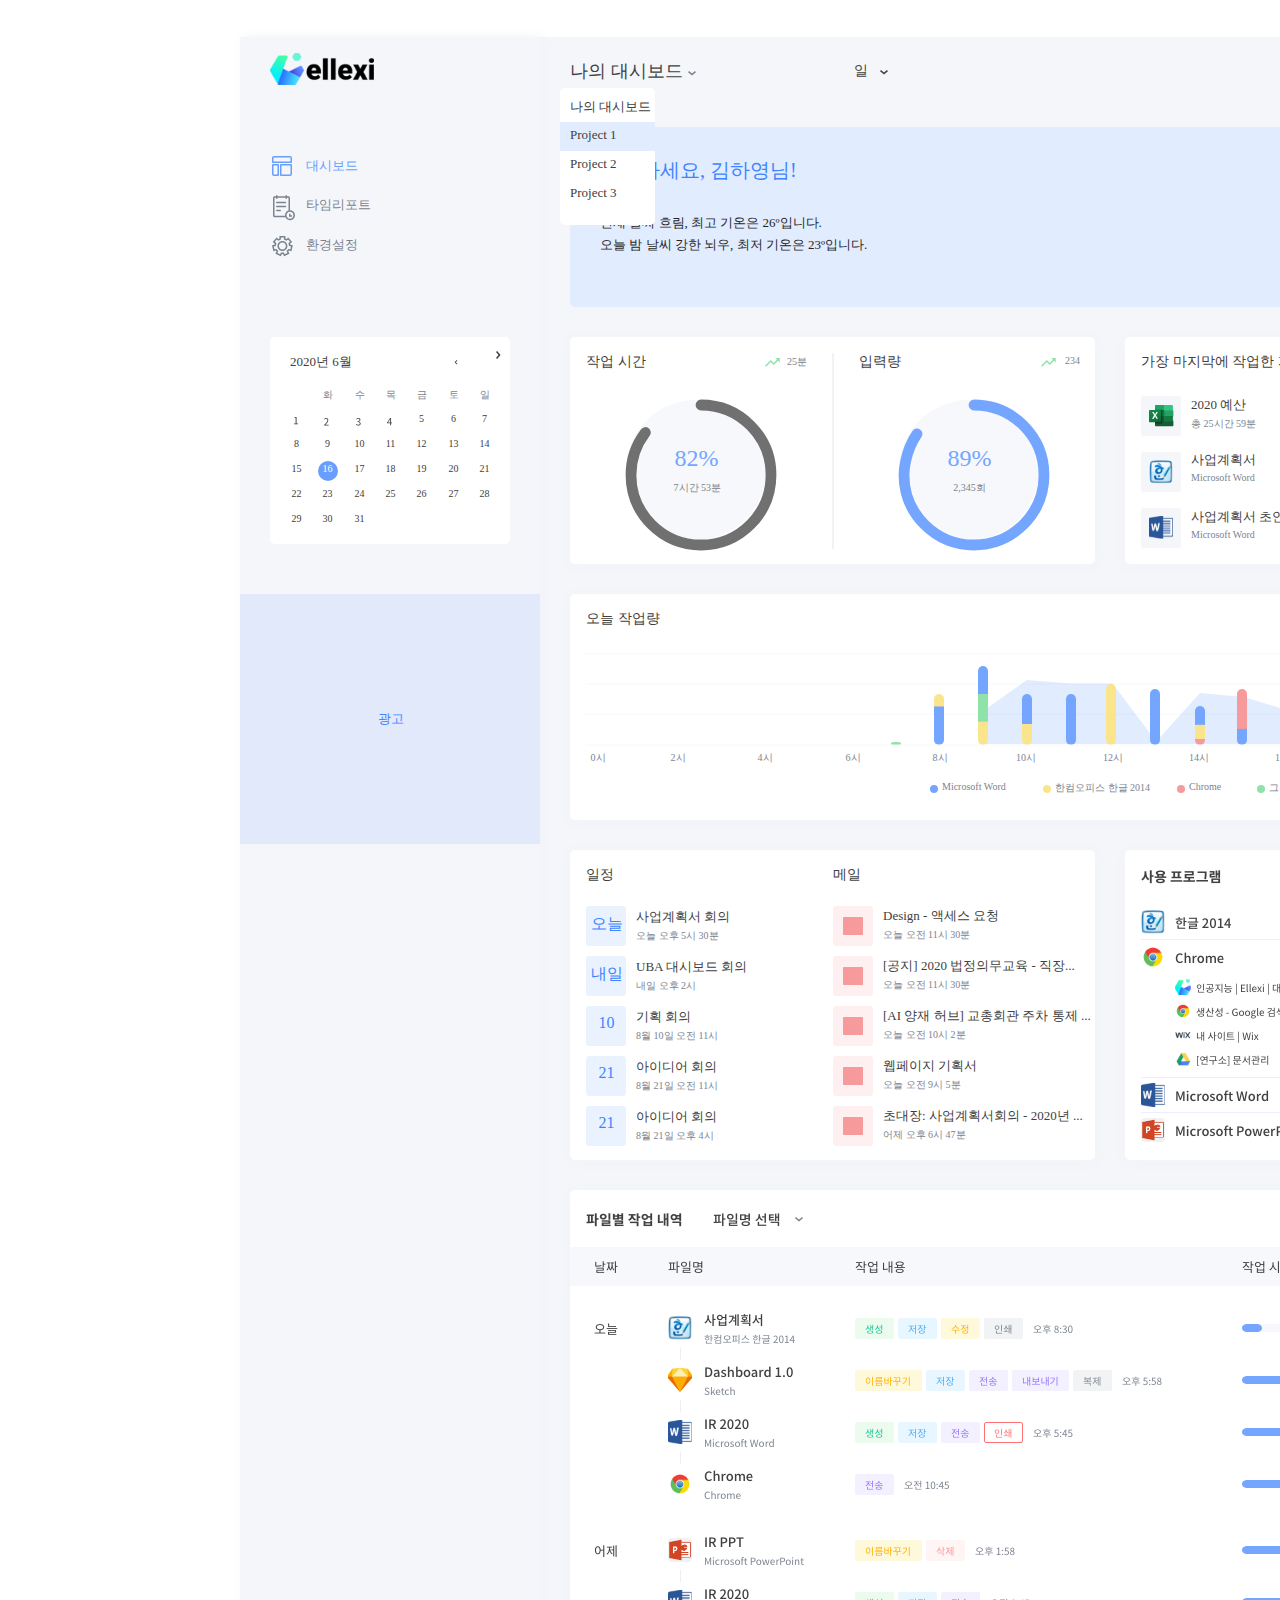
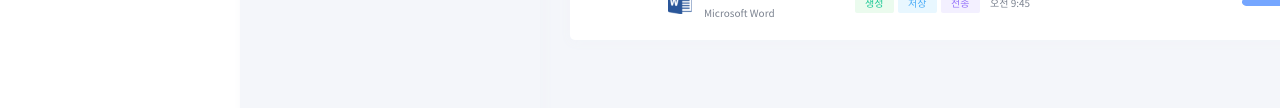
<file: Dashboard_2.html>
<!DOCTYPE html>
<html>
<head>
<meta charset="utf-8"/>
<meta http-equiv="X-UA-Compatible" content="IE=edge"/>
<meta name="viewport" content="width=device-width, initial-scale=1.0">
<title>Dashboard 2</title>
<link rel="stylesheet" type="text/css" id="applicationStylesheet" href="Dashboard_2.css"/>
<script id="applicationScript" type="text/javascript" src="Dashboard_2.js"></script>
</head>
<body>
<div id="Dashboard_2">
	<svg class="_7">
		<rect id="_7" rx="0" ry="0" x="0" y="0" width="1410" height="1671">
		</rect>
	</svg>
	<div id="Menudashboard" class="Menu_dashboard">
		<svg class="BG">
			<rect id="BG" rx="0" ry="0" x="0" y="0" width="300" height="2014">
			</rect>
		</svg>
		<div id="calendarbasic" class="calendar_basic">
			<div id="Group_13">
				<svg class="Rectangle">
					<rect id="Rectangle" rx="5" ry="5" x="0" y="0" width="240" height="207">
					</rect>
				</svg>
				<svg class="Oval">
					<ellipse id="Oval" rx="10" ry="10" cx="10" cy="10">
					</ellipse>
				</svg>
				<div id="iconpointer_copy_3" class="icon_pointer_copy_3">
					<svg class="Path" viewBox="0 -4.557 7.976 4.557">
						<path id="Path" d="M 3.988093614578247 -1.975616693496704 L 7 -4.5572509765625 L 7.976187229156494 -3.418365955352783 L 3.988093614578247 0 L 0 -3.418365955352783 L 0.9761870503425598 -4.5572509765625 L 3.988093614578247 -1.975616693496704 Z">
						</path>
					</svg>
				</div>
				<div id="iconpointer_copy_3_" class="icon_pointer_copy_3">
					<svg class="Path_" viewBox="0 0 7.976 4.557">
						<path id="Path_" d="M 3.988093376159668 1.975616693496704 L 6.999999523162842 4.5572509765625 L 7.976186752319336 3.418365955352783 L 3.988093376159668 0 L 0 3.418365955352783 L 0.976186990737915 4.5572509765625 L 3.988093376159668 1.975616693496704 Z">
						</path>
					</svg>
				</div>
				<div id="ID2020_6">
					<span>2020년 6월</span>
				</div>
				<div id="">
					<span>월</span>
				</div>
				<svg class="ID1" viewBox="0 0 4.02 7.33">
					<path id="ID1" d="M 0 7.329999923706055 L 0 6.570000171661377 L 1.629999995231628 6.570000171661377 L 1.629999995231628 1.100000023841858 L 0.3300000131130219 1.100000023841858 L 0.3300000131130219 0.5199999809265137 C 0.9800000190734863 0.4000000059604645 1.450000047683716 0.2300000041723251 1.850000023841858 0 L 2.549999952316284 0 L 2.549999952316284 6.570000171661377 L 4.019999980926514 6.570000171661377 L 4.019999980926514 7.329999923706055 L 0 7.329999923706055 Z">
					</path>
				</svg>
				<div id="ID8">
					<span>8</span>
				</div>
				<div id="ID15">
					<span>15</span>
				</div>
				<div id="ID22">
					<span>22</span>
				</div>
				<div id="ID29">
					<span>29</span>
				</div>
				<div id="_bh">
					<span>화</span>
				</div>
				<svg class="ID2" viewBox="0 0 4.65 7.47">
					<path id="ID2" d="M 0.03999999910593033 7.46999979019165 L 0.03999999910593033 6.929999828338623 C 2.339999914169312 4.920000076293945 3.400000095367432 3.460000038146973 3.400000095367432 2.200000047683716 C 3.400000095367432 1.360000014305115 2.960000038146973 0.75 2.049999952316284 0.75 C 1.450000047683716 0.75 0.9300000071525574 1.120000004768372 0.5299999713897705 1.600000023841858 L 0 1.080000042915344 C 0.6000000238418579 0.4300000071525574 1.230000019073486 0 2.160000085830688 0 C 3.470000028610229 0 4.289999961853027 0.8600000143051147 4.289999961853027 2.170000076293945 C 4.289999961853027 3.630000114440918 3.140000104904175 5.119999885559082 1.419999957084656 6.75 C 1.799999952316284 6.71999979019165 2.25 6.679999828338623 2.619999885559082 6.679999828338623 L 4.650000095367432 6.679999828338623 L 4.650000095367432 7.46999979019165 L 0.03999999910593033 7.46999979019165 Z">
					</path>
				</svg>
				<div id="ID9">
					<span>9</span>
				</div>
				<div id="ID16">
					<span>16</span>
				</div>
				<div id="ID23">
					<span>23</span>
				</div>
				<div id="ID30">
					<span>30</span>
				</div>
				<div id="_bn">
					<span>수</span>
				</div>
				<svg class="ID3" viewBox="0 0 4.7 7.6">
					<path id="ID3" d="M 2.349999904632568 7.599999904632568 C 1.200000047683716 7.599999904632568 0.4799999892711639 7.119999885559082 0 6.599999904632568 L 0.4600000083446503 6 C 0.8899999856948853 6.449999809265137 1.450000047683716 6.840000152587891 2.279999971389771 6.840000152587891 C 3.150000095367432 6.840000152587891 3.769999980926514 6.320000171661377 3.769999980926514 5.480000019073486 C 3.769999980926514 4.599999904632568 3.180000066757202 4.010000228881836 1.490000009536743 4.010000228881836 L 1.490000009536743 3.309999942779541 C 3 3.309999942779541 3.519999980926514 2.700000047683716 3.519999980926514 1.909999966621399 C 3.519999980926514 1.200000047683716 3.039999961853027 0.75 2.279999971389771 0.7300000190734863 C 1.690000057220459 0.75 1.169999957084656 1.049999952316284 0.7599999904632568 1.460000038146973 L 0.2700000107288361 0.8799999952316284 C 0.8199999928474426 0.3700000047683716 1.470000028610229 0 2.319999933242798 0 C 3.549999952316284 0 4.449999809265137 0.6600000262260437 4.449999809265137 1.840000033378601 C 4.449999809265137 2.730000019073486 3.920000076293945 3.319999933242798 3.140000104904175 3.609999895095825 L 3.140000104904175 3.650000095367432 C 4.010000228881836 3.849999904632568 4.699999809265137 4.510000228881836 4.699999809265137 5.510000228881836 C 4.699999809265137 6.820000171661377 3.650000095367432 7.599999904632568 2.349999904632568 7.599999904632568 Z">
					</path>
				</svg>
				<div id="ID10">
					<span>10</span>
				</div>
				<div id="ID17">
					<span>17</span>
				</div>
				<div id="ID24">
					<span>24</span>
				</div>
				<div id="ID31">
					<span>31</span>
				</div>
				<div id="_bt">
					<span>목</span>
				</div>
				<svg class="ID4" viewBox="0 0 5.03 7.33">
					<path id="ID4" d="M 4.059900283813477 7.329599857330322 L 4.058900356292725 7.329599857330322 L 3.189600229263306 7.329599857330322 L 3.189600229263306 5.309999942779541 L 1.728057839045505e-07 5.309999942779541 L 1.728057839045505e-07 4.709700107574463 L 3.050100088119507 9.315490956396388e-08 L 4.059900283813477 9.315490956396388e-08 L 4.059900283813477 4.580100059509277 L 5.030100345611572 4.580100059509277 L 5.030100345611572 5.309999942779541 L 4.059900283813477 5.309999942779541 L 4.059900283813477 7.32859992980957 L 4.059900283813477 7.329599857330322 Z M 3.210310220718384 0.9998900890350342 C 3.05033016204834 1.319850087165833 2.862720251083374 1.66303014755249 2.619900226593018 2.079900026321411 L 0.950400173664093 4.580100059509277 L 3.189600229263306 4.580100059509277 L 3.189600229263306 2.330100059509277 C 3.189600229263306 2.056320190429688 3.212630271911621 1.65612006187439 3.232950210571289 1.303020119667053 L 3.233510255813599 1.293300151824951 C 3.239570140838623 1.187820076942444 3.245300054550171 1.088170051574707 3.249900102615356 0.9999001026153564 L 3.210305213928223 0.9999001026153564 L 3.210310220718384 0.9998900890350342 Z">
					</path>
				</svg>
				<div id="ID11">
					<span>11</span>
				</div>
				<div id="ID18">
					<span>18</span>
				</div>
				<div id="ID25">
					<span>25</span>
				</div>
				<div id="_by">
					<span>금</span>
				</div>
				<div id="ID5">
					<span>5</span>
				</div>
				<div id="ID12">
					<span>12</span>
				</div>
				<div id="ID19">
					<span>19</span>
				</div>
				<div id="ID26">
					<span>26</span>
				</div>
				<div id="_b">
					<span>토</span>
				</div>
				<div id="ID6">
					<span>6</span>
				</div>
				<div id="ID13">
					<span>13</span>
				</div>
				<div id="ID20">
					<span>20</span>
				</div>
				<div id="ID27">
					<span>27</span>
				</div>
				<div id="_ca">
					<span>일</span>
				</div>
				<div id="ID7">
					<span>7</span>
				</div>
				<div id="ID14">
					<span>14</span>
				</div>
				<div id="ID21">
					<span>21</span>
				</div>
				<div id="ID28">
					<span>28</span>
				</div>
			</div>
		</div>
		<div id="Group">
			<svg class="Rectangle_Copy_26">
				<rect id="Rectangle_Copy_26" rx="0" ry="0" x="0" y="0" width="300" height="250">
				</rect>
			</svg>
			<div id="_cf">
				<span>광고</span>
			</div>
		</div>
		<img id="Logo" src="Logo.png" srcset="Logo.png 1x, Logo@2x.png 2x">
			
		<div id="iconmenudashboard_s" class="icon_menu_dashboard_s">
			<svg class="Combined_Shape" viewBox="0 0 20 20">
				<path id="Combined_Shape" d="M 18 19.99979972839355 L 9 19.99979972839355 C 8.448649406433105 19.99979972839355 8.000100135803223 19.55125045776367 8.000100135803223 18.99990081787109 L 8.000100135803223 9 C 8.000100135803223 8.448649406433105 8.448649406433105 8.000100135803223 9 8.000100135803223 L 18.99990081787109 8.000100135803223 C 19.55125045776367 8.000100135803223 19.99979972839355 8.448649406433105 19.99979972839355 9 L 19.99979972839355 18 C 19.99979972839355 19.10268974304199 19.10268974304199 19.99979972839355 18 19.99979972839355 Z M 9.500399589538574 9.500399589538574 L 9.500399589538574 18.50040054321289 L 18 18.50040054321289 C 18.27591896057129 18.50040054321289 18.50040054321289 18.27591896057129 18.50040054321289 18 L 18.50040054321289 9.500399589538574 L 9.500399589538574 9.500399589538574 Z M 6.00029993057251 19.99979972839355 L 1.999799847602844 19.99979972839355 C 0.8971098661422729 19.99979972839355 -1.358032193365943e-07 19.10268974304199 -1.358032193365943e-07 18 L -1.358032193365943e-07 9 C -1.358032193365943e-07 8.448649406433105 0.4485498666763306 8.000100135803223 0.9998998641967773 8.000100135803223 L 6.00029993057251 8.000100135803223 C 6.551650047302246 8.000100135803223 7.000199794769287 8.448649406433105 7.000199794769287 9 L 7.000199794769287 18.99990081787109 C 7.000199794769287 19.55125045776367 6.551650047302246 19.99979972839355 6.00029993057251 19.99979972839355 Z M 1.50029981136322 9.500399589538574 L 1.50029981136322 18 C 1.50029981136322 18.27591896057129 1.724369883537292 18.50040054321289 1.999799847602844 18.50040054321289 L 5.499899864196777 18.50040054321289 L 5.499899864196777 9.500399589538574 L 1.50029981136322 9.500399589538574 Z M 18.99990081787109 7.000199794769287 L 0.9998998641967773 7.000199794769287 C 0.4485498666763306 7.000199794769287 -1.358032193365943e-07 6.551650047302246 -1.358032193365943e-07 6.00029993057251 L -1.358032193365943e-07 1.999799847602844 C -1.358032193365943e-07 0.8971098661422729 0.8971098661422729 -1.358032193365943e-07 1.999799847602844 -1.358032193365943e-07 L 18 -1.358032193365943e-07 C 19.10268974304199 -1.358032193365943e-07 19.99979972839355 0.8971098661422729 19.99979972839355 1.999799847602844 L 19.99979972839355 6.00029993057251 C 19.99979972839355 6.551650047302246 19.55125045776367 7.000199794769287 18.99990081787109 7.000199794769287 Z M 1.999799847602844 1.50029981136322 C 1.724369883537292 1.50029981136322 1.50029981136322 1.724369883537292 1.50029981136322 1.999799847602844 L 1.50029981136322 5.499899864196777 L 18.50040054321289 5.499899864196777 L 18.50040054321289 1.999799847602844 C 18.50040054321289 1.724369883537292 18.27591896057129 1.50029981136322 18 1.50029981136322 L 1.999799847602844 1.50029981136322 Z">
				</path>
			</svg>
		</div>
		<div id="iconmenudashboard_s_copy" class="icon_menu_dashboard_s_copy">
			<svg class="Combined_Shape_ck" viewBox="0 0 22 25.25">
				<path id="Combined_Shape_ck" d="M 12.06856918334961 21.07962989807129 C 12.13547515869141 21.48169136047363 12.25124073028564 21.87346076965332 12.41550064086914 22.24800109863281 L 12.41550064086914 22.24979972839355 L 12.41460037231445 22.24979972839355 L 1.700100064277649 22.24979972839355 C 0.7623000144958496 22.24979972839355 0 21.57750129699707 0 20.75040054321289 L 0 2.750400066375732 C 0 1.92330002784729 0.7623000144958496 1.250100016593933 1.700100064277649 1.250100016593933 L 2.99970006942749 1.250100016593933 L 2.99970006942749 0.7497000098228455 C 2.99970006942749 0.3366000056266785 3.336300134658813 0 3.750300168991089 0 C 4.163400173187256 0 4.5 0.3366000056266785 4.5 0.7497000098228455 L 4.5 1.250100016593933 L 12.50010013580322 1.250100016593933 L 12.50010013580322 0.7497000098228455 C 12.50010013580322 0.3366000056266785 12.83670043945312 0 13.24980068206787 0 C 13.66380023956299 0 14.00040054321289 0.3366000056266785 14.00040054321289 0.7497000098228455 L 14.00040054321289 1.250100016593933 L 15.30000019073486 1.250100016593933 C 16.23780059814453 1.250100016593933 17.00010108947754 1.92330002784729 17.00010108947754 2.750400066375732 L 17.00010108947754 15.24960041046143 C 19.75679969787598 15.24960041046143 21.99960136413574 17.49240112304688 21.99960136413574 20.25 C 21.99960136413574 23.00670051574707 19.75679969787598 25.2495002746582 17.00010108947754 25.2495002746582 C 14.5250940322876 25.2495002746582 12.46485042572021 23.4429988861084 12.06856918334961 21.07962989807129 Z M 13.5 20.25 C 13.5 22.17959976196289 15.07050037384033 23.74920082092285 17.00010108947754 23.74920082092285 C 18.92970085144043 23.74920082092285 20.49930000305176 22.17959976196289 20.49930000305176 20.25 C 20.49930000305176 18.32040023803711 18.92970085144043 16.74990081787109 17.00010108947754 16.74990081787109 C 15.07050037384033 16.74990081787109 13.5 18.32040023803711 13.5 20.25 Z M 12.06411552429199 21.05233573913574 C 12.06307220458984 21.04589462280273 12.0620698928833 21.03958320617676 12.06105136871338 21.03313446044922 C 12.06205558776855 21.03954124450684 12.06308650970459 21.04593276977539 12.06411552429199 21.05233573913574 Z M 1.500300049781799 3.110399961471558 L 1.500300049781799 20.39039993286133 C 1.500300049781799 20.58930015563965 1.684800028800964 20.75040054321289 1.91159999370575 20.75040054321289 L 12.02460289001465 20.75040054321289 C 12.00815677642822 20.58572959899902 11.99970054626465 20.41893005371094 11.99970054626465 20.25 C 11.99970054626465 17.66862106323242 13.96492195129395 15.53841781616211 16.47810363769531 15.27669429779053 C 16.1461181640625 15.31085586547852 15.81860637664795 15.37839317321777 15.49980068206787 15.47910022735596 L 15.49980068206787 3.110399961471558 C 15.49980068206787 2.911499977111816 15.31529998779297 2.750400066375732 15.08850002288818 2.750400066375732 L 14.00040054321289 2.750400066375732 L 14.00040054321289 3.249900102615356 C 14.00040054321289 3.663000106811523 13.66380023956299 3.999600172042847 13.24980068206787 3.999600172042847 C 12.83670043945312 3.999600172042847 12.50010013580322 3.663000106811523 12.50010013580322 3.249900102615356 L 12.50010013580322 2.750400066375732 L 4.5 2.750400066375732 L 4.5 3.249900102615356 C 4.5 3.663000106811523 4.163400173187256 3.999600172042847 3.750300168991089 3.999600172042847 C 3.336300134658813 3.999600172042847 2.99970006942749 3.663000106811523 2.99970006942749 3.249900102615356 L 2.99970006942749 2.750400066375732 L 1.91159999370575 2.750400066375732 C 1.684800028800964 2.750400066375732 1.500300049781799 2.911499977111816 1.500300049781799 3.110399961471558 Z M 16.51105690002441 15.27340316772461 C 16.51417541503906 15.27309989929199 16.5175895690918 15.272780418396 16.52071189880371 15.27248191833496 C 16.51749420166016 15.27278518676758 16.51427268981934 15.27309417724609 16.51105690002441 15.27340316772461 Z M 15.99930000305176 21.7494010925293 L 15.99930000305176 18.74970054626465 L 17.49960136413574 18.74970054626465 L 17.49960136413574 20.25 L 18.99990081787109 20.25 L 18.99990081787109 21.7494010925293 L 15.99930000305176 21.7494010925293 Z M 3.750300168991089 16.25040054321289 C 3.336300134658813 16.25040054321289 2.99970006942749 15.91380023956299 2.99970006942749 15.49980068206787 C 2.99970006942749 15.08670043945312 3.336300134658813 14.75010013580322 3.750300168991089 14.75010013580322 L 7.250400066375732 14.75010013580322 C 7.663500308990479 14.75010013580322 8.000100135803223 15.08670043945312 8.000100135803223 15.49980068206787 C 8.000100135803223 15.91380023956299 7.663500308990479 16.25040054321289 7.250400066375732 16.25040054321289 L 3.750300168991089 16.25040054321289 Z M 3.750300168991089 12.24989986419678 C 3.336300134658813 12.24989986419678 2.99970006942749 11.91330051422119 2.99970006942749 11.50020027160645 C 2.99970006942749 11.08620071411133 3.336300134658813 10.74960041046143 3.750300168991089 10.74960041046143 L 12.50010013580322 10.74960041046143 C 12.91320037841797 10.74960041046143 13.24980068206787 11.08620071411133 13.24980068206787 11.50020027160645 C 13.24980068206787 11.91330051422119 12.91320037841797 12.24989986419678 12.50010013580322 12.24989986419678 L 3.750300168991089 12.24989986419678 Z M 3.750300168991089 8.250300407409668 C 3.336300134658813 8.250300407409668 2.99970006942749 7.913700103759766 2.99970006942749 7.49970006942749 C 2.99970006942749 7.086600303649902 3.336300134658813 6.75 3.750300168991089 6.75 L 12.50010013580322 6.75 C 12.91320037841797 6.75 13.24980068206787 7.086600303649902 13.24980068206787 7.49970006942749 C 13.24980068206787 7.913700103759766 12.91320037841797 8.250300407409668 12.50010013580322 8.250300407409668 L 3.750300168991089 8.250300407409668 Z">
				</path>
			</svg>
		</div>
		<div id="iconmenudashboard_s_copy_2" class="icon_menu_dashboard_s_copy_2">
			<svg class="Combined_Shape_cm" viewBox="0 0 20.846 20.321">
				<path id="Combined_Shape_cm" d="M 8.770500183105469 20.32110023498535 L 3.378600120544434 17.69040107727051 L 4.504499912261963 15.38280010223389 C 4.271399974822998 15.12630081176758 4.054500102996826 14.85360050201416 3.859200000762939 14.57460021972656 L 1.350000023841858 15.15330028533936 L 0 9.306900024414062 L 2.524500131607056 8.722800254821777 C 2.579400062561035 8.382599830627441 2.655900001525879 8.046000480651855 2.751300096511841 7.724699974060059 L 0.7263000011444092 6.084900379180908 L 4.501800060272217 1.422000050544739 L 6.4899001121521 3.032099962234497 C 6.794100284576416 2.860200166702271 7.108200073242188 2.709000110626221 7.423200130462646 2.581200122833252 L 7.423200130462646 0 L 13.42260074615479 0 L 13.42440032958984 2.58210015296936 C 13.73760032653809 2.709000110626221 14.05170059204102 2.860200166702271 14.35590076446533 3.032099962234497 L 16.3439998626709 1.422000050544739 L 20.1195011138916 6.084900379180908 L 18.0944995880127 7.724699974060059 C 18.19260025024414 8.055000305175781 18.26910018920898 8.391600608825684 18.3213005065918 8.722800254821777 L 20.84580039978027 9.306900024414062 L 19.49670028686523 15.15330028533936 L 16.98750114440918 14.57369995117188 C 16.7903995513916 14.85540008544922 16.57349967956543 15.12720012664795 16.34220123291016 15.38190078735352 L 17.46720123291016 17.69040107727051 L 12.0753002166748 20.32019996643066 L 10.9350004196167 17.98380088806152 C 10.76310062408447 17.99460029602051 10.59119987487793 18 10.42290019989014 18 C 10.2519006729126 18 10.07999992370605 17.99460029602051 9.911700248718262 17.98380088806152 L 8.771400451660156 20.32019996643066 L 8.771400451660156 20.32110023498535 Z M 12.76469993591309 18.31500053405762 L 15.46200084686279 16.99920082092285 L 14.54760074615479 15.12540054321289 L 15.23250007629395 14.3730001449585 C 15.42240047454834 14.16420078277588 15.59880065917969 13.94280052185059 15.75720024108887 13.71510028839111 L 16.33769989013672 12.88440036773682 L 18.37260055541992 13.35420036315918 L 19.04759979248047 10.430100440979 L 17.00010108947754 9.956700325012207 L 16.84080123901367 8.960400581359863 C 16.79759979248047 8.691300392150879 16.73550033569336 8.419500350952148 16.65629959106445 8.150400161743164 L 16.37190055847168 7.190100193023682 L 18.00990104675293 5.863500118255615 L 16.12260055541992 3.531599998474121 L 14.50620079040527 4.840199947357178 L 13.61700057983398 4.337100028991699 C 13.37400054931641 4.200300216674805 13.12020015716553 4.077000141143799 12.86100006103516 3.972599983215332 L 11.92409992218018 3.592800140380859 L 11.9232006072998 1.500300049781799 L 8.922599792480469 1.500300049781799 L 8.923500061035156 3.592800140380859 L 7.985700130462646 3.971700191497803 C 7.726500034332275 4.077000141143799 7.471800327301025 4.200300216674805 7.228800296783447 4.338000297546387 L 6.339600086212158 4.840199947357178 L 4.724100112915039 3.531599998474121 L 2.835900068283081 5.863500118255615 L 4.473900318145752 7.190100193023682 L 4.189500331878662 8.151300430297852 C 4.110300064086914 8.418600082397461 4.048200130462646 8.691300392150879 4.005000114440918 8.960400581359863 L 3.845700025558472 9.956700325012207 L 1.799100041389465 10.430100440979 L 2.474100112915039 13.35510063171387 L 4.509000301361084 12.8853006362915 L 4.509900093078613 12.8853006362915 L 5.089499950408936 13.7160005569458 C 5.248800277709961 13.94550037384033 5.42519998550415 14.16600036621094 5.614200115203857 14.3730001449585 L 6.299099922180176 15.12630081176758 L 5.384700298309326 17.00010108947754 L 8.081100463867188 18.31500053405762 L 9.003600120544434 16.4232006072998 L 10.00619983673096 16.48710060119629 C 10.14840030670166 16.49520111083984 10.28880023956299 16.49970054626465 10.42290019989014 16.49970054626465 C 10.55700016021729 16.49970054626465 10.69740009307861 16.49520111083984 10.84049987792969 16.48710060119629 L 11.84130001068115 16.4232006072998 L 12.76469993591309 18.31500053405762 Z M 5.423399925231934 10.00080013275146 C 5.423399925231934 7.243200302124023 7.666200160980225 5.000400066375732 10.42380046844482 5.000400066375732 C 13.18050003051758 5.000400066375732 15.42330074310303 7.243200302124023 15.42330074310303 10.00080013275146 C 15.42330074310303 12.75750064849854 13.18050003051758 15.00030040740967 10.42380046844482 15.00030040740967 C 7.666200160980225 15.00030040740967 5.423399925231934 12.75750064849854 5.423399925231934 10.00080013275146 Z M 6.923700332641602 10.00080013275146 C 6.923700332641602 11.92950057983398 8.493300437927246 13.5 10.42380046844482 13.5 C 12.35249996185303 13.5 13.92300033569336 11.92950057983398 13.92300033569336 10.00080013275146 C 13.92300033569336 8.070300102233887 12.35249996185303 6.500699996948242 10.42380046844482 6.500699996948242 C 8.493300437927246 6.500699996948242 6.923700332641602 8.070300102233887 6.923700332641602 10.00080013275146 Z">
				</path>
			</svg>
		</div>
		<div id="_cn">
			<span>대시보드</span>
		</div>
		<div onclick="application.goToTargetView(event)" id="_co">
			<span>타임리포트</span>
		</div>
		<div onclick="application.goToTargetView(event)" id="_copy">
			<span>환경설정</span>
		</div>
	</div>
	<div id="_cq" class="__________">
		<div id="Working_Time">
			<svg class="BG_cs">
				<rect id="BG_cs" rx="5" ry="5" x="0" y="0" width="525" height="227">
				</rect>
			</svg>
			<svg class="Line_7" viewBox="0.5 0 1 195">
				<path id="Line_7" d="M 0.5 2.466559942404523e-15 L 0.5 195">
				</path>
			</svg>
			<div id="Group_cu">
				<div id="Trend">
					<div id="ID25_cw">
						<span>25분</span>
					</div>
					<div id="icontrendingup" class="icon_trending_up">
						<svg class="bx-trending-up" viewBox="0 0 14.78 8.78">
							<path id="bx-trending-up" d="M 5.780250072479248 4.060500144958496 L 8.78024959564209 7.060500144958496 L 13.0605001449585 2.780250072479248 L 14.78025054931641 4.5 L 14.78025054931641 0 L 10.28024959564209 0 L 12 1.719750046730042 L 8.78024959564209 4.939499855041504 L 5.780250072479248 1.939499974250793 L 0 7.719749927520752 L 1.060500025749207 8.78024959564209 L 5.780250072479248 4.060500144958496 Z">
							</path>
						</svg>
					</div>
				</div>
				<div id="Chart">
					<svg class="Oval_c" viewBox="0 0 140 140">
						<path id="Oval_c" d="M 0 70.00019836425781 C 0 31.33979988098145 31.33979988098145 0 70.00019836425781 0 C 108.6597061157227 0 140.0003967285156 31.33979988098145 140.0003967285156 70.00019836425781 C 140.0003967285156 108.6597061157227 108.6597061157227 140.0003967285156 70.00019836425781 140.0003967285156 C 31.33979988098145 140.0003967285156 0 108.6597061157227 0 70.00019836425781 Z">
						</path>
					</svg>
					<svg class="Path_c" viewBox="0 0 130 130">
						<path id="Path_c" d="M 13.34883689880371 25.53361511230469 C 4.975154876708984 36.47598266601562 0 50.15698623657227 0 65 C 0 100.8985061645508 29.10149192810059 130 65 130 C 100.8985061645508 130 130 100.8985061645508 130 65 C 130 29.10149192810059 100.8985061645508 0 65 0">
						</path>
					</svg>
					<div id="ID82">
						<span>82%</span>
					</div>
					<div id="ID7_53">
						<span>7시간 53분</span>
					</div>
				</div>
				<div id="_">
					<span>작업 시간</span>
				</div>
			</div>
		</div>
		<div id="Input_Quantity">
			<div id="Chart_c">
				<svg class="Oval_Copy" viewBox="0 0 140 140">
					<path id="Oval_Copy" d="M 0 70.00019836425781 C 0 31.33979988098145 31.33979988098145 0 70.00019836425781 0 C 108.6597061157227 0 140.0003967285156 31.33979988098145 140.0003967285156 70.00019836425781 C 140.0003967285156 108.6597061157227 108.6597061157227 140.0003967285156 70.00019836425781 140.0003967285156 C 31.33979988098145 140.0003967285156 0 108.6597061157227 0 70.00019836425781 Z">
					</path>
				</svg>
				<svg class="Path_da" viewBox="0.003 0 130 130">
					<path id="Path_da" d="M 12.09724521636963 26.78994941711426 C -0.1908898502588272 44.65629959106445 0.003012168221175671 65 0.003012168221175671 65 C 0.003012168221175671 100.8985061645508 29.1045036315918 130 65.00301361083984 130 C 100.9015197753906 130 130.0030059814453 100.8985061645508 130.0030059814453 65 C 130.0030059814453 29.10149192810059 100.9015197753906 0 65.00301361083984 0">
					</path>
				</svg>
				<div id="ID89">
					<span>89%</span>
				</div>
				<div id="ID2345">
					<span>2,345회</span>
				</div>
			</div>
			<div id="Trend_db">
				<div id="ID234">
					<span>234</span>
				</div>
				<div id="icontrendingup_dd" class="icon_trending_up">
					<svg class="bx-trending-up_de" viewBox="0 0 14.78 8.78">
						<path id="bx-trending-up_de" d="M 5.780250072479248 4.060500144958496 L 8.78024959564209 7.060500144958496 L 13.0605001449585 2.780250072479248 L 14.78025054931641 4.5 L 14.78025054931641 0 L 10.28024959564209 0 L 12 1.719750046730042 L 8.78024959564209 4.939499855041504 L 5.780250072479248 1.939499974250793 L 0 7.719749927520752 L 1.060500025749207 8.78024959564209 L 5.780250072479248 4.060500144958496 Z">
						</path>
					</svg>
				</div>
			</div>
			<div id="_df">
				<span>입력량</span>
			</div>
		</div>
	</div>
	<div id="_dg" class="_________">
		<div id="Today">
			<svg class="BG_di">
				<rect id="BG_di" rx="5" ry="5" x="0" y="0" width="1080" height="226">
				</rect>
			</svg>
			<div id="Group_dj">
				<div id="__dk">
					<span>그 외</span>
				</div>
				<svg class="Oval_Copy_4">
					<ellipse id="Oval_Copy_4" rx="4" ry="4" cx="4" cy="4">
					</ellipse>
				</svg>
				<div id="Microsoft_Word">
					<span>Microsoft Word</span>
				</div>
				<svg class="Oval_dn">
					<ellipse id="Oval_dn" rx="4" ry="4" cx="4" cy="4">
					</ellipse>
				</svg>
				<svg class="Oval_Copy_3">
					<ellipse id="Oval_Copy_3" rx="4" ry="4" cx="4" cy="4">
					</ellipse>
				</svg>
				<div id="Chrome">
					<span>Chrome</span>
				</div>
				<svg class="Oval_Copy_2">
					<ellipse id="Oval_Copy_2" rx="4" ry="4" cx="4" cy="4">
					</ellipse>
				</svg>
				<div id="__2014">
					<span>한컴오피스 한글 2014</span>
				</div>
			</div>
			<div id="Legend_top">
				<div id="Stacked_Group">
					<div id="Padding_Group_3">
						<svg class="Background">
							<rect id="Background" rx="0" ry="0" x="0" y="0" width="48" height="15">
							</rect>
						</svg>
						<div id="ID7_">
							<span>7일 평균</span>
						</div>
						<svg class="Rectangle_Copy_28">
							<rect id="Rectangle_Copy_28" rx="0" ry="0" x="0" y="0" width="8" height="8">
							</rect>
						</svg>
					</div>
					<div id="Stacked_Group_dy">
						<div id="Group_14_Copy">
							<div id="_d">
								<span>오늘</span>
							</div>
							<svg class="Rectangle_d">
								<rect id="Rectangle_d" rx="4" ry="4" x="0" y="0" width="8" height="8">
								</rect>
							</svg>
						</div>
					</div>
				</div>
			</div>
			<div id="Chart_d">
				<svg class="Line" viewBox="0 0.5 1045 1">
					<path id="Line" d="M 0 0.5 L 1045 0.5">
					</path>
				</svg>
				<svg class="Line_Copy" viewBox="0 0.5 1045 1">
					<path id="Line_Copy" d="M 0 0.5 L 1045 0.5">
					</path>
				</svg>
				<svg class="Line_Copy_2" viewBox="0 0.5 1045 1">
					<path id="Line_Copy_2" d="M 0 0.5 L 1045 0.5">
					</path>
				</svg>
				<div id="ID2_d">
					<span>2시</span>
				</div>
				<div id="ID0">
					<span>0시</span>
				</div>
				<div id="ID4_d">
					<span>4시</span>
				</div>
				<div id="ID6_d">
					<span>6시</span>
				</div>
				<div id="ID8_ea">
					<span>8시</span>
				</div>
				<div id="ID10_eb">
					<span>10시</span>
				</div>
				<div id="ID12_ec">
					<span>12시</span>
				</div>
				<div id="ID14_ed">
					<span>14시</span>
				</div>
				<div id="ID16_ee">
					<span>16시</span>
				</div>
				<div id="ID18_ef">
					<span>18시</span>
				</div>
				<div id="ID22_eg">
					<span>22시</span>
				</div>
				<div id="ID20_eh">
					<span>20시</span>
				</div>
				<div id="ID0_ei">
					<span>0시</span>
				</div>
				<div id="Group_8">
					<svg class="Path_2" viewBox="0 0 481.856 61.519">
						<path id="Path_2" d="M 0 31.01887512207031 L 48.57414627075195 0 L 97.14829254150391 3.518874883651733 L 143.7794799804688 3.518874883651733 L 192.3536224365234 61.51887512207031 L 240.9277648925781 13.01887512207031 L 289.5019226074219 17.06524467468262 L 336.1330871582031 29.77831268310547 L 384.7072448730469 31.01887512207031 L 433.2814025878906 36.01887512207031 L 481.8555297851562 37.00574493408203">
						</path>
					</svg>
					<svg class="Path_2_el" viewBox="0 0 434 64.019">
						<path id="Path_2_el" d="M 0 31.01887512207031 L 43.75 0 L 87.5 3.518874883651733 L 129.5 3.518874883651733 L 173.25 61.51887512207031 L 217 13.01887512207031 L 260.75 17.06524467468262 L 302.75 29.77831268310547 L 346.5 31.01887512207031 L 390.25 36.01887512207031 L 434 56.51887512207031 L 434 64.01887512207031 L 0 64.01887512207031 L 0 31.01887512207031 Z">
						</path>
					</svg>
					<svg class="Rectangle_Copy_14">
						<rect id="Rectangle_Copy_14" rx="5" ry="5" x="0" y="0" width="10" height="61">
						</rect>
					</svg>
					<svg class="Rectangle_Copy_15">
						<rect id="Rectangle_Copy_15" rx="5" ry="5" x="0" y="0" width="10" height="56">
						</rect>
					</svg>
					<svg class="Rectangle_Copy_10">
						<rect id="Rectangle_Copy_10" rx="5" ry="5" x="0" y="0" width="10" height="51">
						</rect>
					</svg>
					<svg class="Rectangle_Copy_11_eq">
						<linearGradient id="Rectangle_Copy_11_eq" spreadMethod="pad" x1="0.5" x2="0.5" y1="0" y2="1">
							<stop offset="0" stop-color="#75a6ff" stop-opacity="1"></stop>
							<stop offset="0.5871" stop-color="#75a6ff" stop-opacity="1"></stop>
							<stop offset="0.597" stop-color="#fae58c" stop-opacity="1"></stop>
							<stop offset="1" stop-color="#fae58c" stop-opacity="1"></stop>
						</linearGradient>
						<rect id="Rectangle_Copy_11_eq" rx="5" ry="5" x="0" y="0" width="10" height="51">
						</rect>
					</svg>
					<svg class="Rectangle_Copy_12_es">
						<linearGradient id="Rectangle_Copy_12_es" spreadMethod="pad" x1="0.5" x2="0.5" y1="0" y2="1">
							<stop offset="0" stop-color="#75a6ff" stop-opacity="1"></stop>
							<stop offset="0.3503" stop-color="#75a6ff" stop-opacity="1"></stop>
							<stop offset="0.3594" stop-color="#90e3a8" stop-opacity="1"></stop>
							<stop offset="0.7002" stop-color="#90e3a8" stop-opacity="1"></stop>
							<stop offset="0.708" stop-color="#fae58c" stop-opacity="1"></stop>
							<stop offset="1" stop-color="#fae58c" stop-opacity="1"></stop>
						</linearGradient>
						<rect id="Rectangle_Copy_12_es" rx="5" ry="5" x="0" y="0" width="10" height="79">
						</rect>
					</svg>
					<svg class="Rectangle_Copy_13_eu">
						<linearGradient id="Rectangle_Copy_13_eu" spreadMethod="pad" x1="0.5" x2="0.5" y1="0" y2="1">
							<stop offset="0" stop-color="#fae58c" stop-opacity="1"></stop>
							<stop offset="0.2336" stop-color="#fae58c" stop-opacity="1"></stop>
							<stop offset="0.2552" stop-color="#75a6ff" stop-opacity="1"></stop>
							<stop offset="1" stop-color="#75a6ff" stop-opacity="1"></stop>
						</linearGradient>
						<rect id="Rectangle_Copy_13_eu" rx="5" ry="5" x="0" y="0" width="10" height="51">
						</rect>
					</svg>
					<svg class="Rectangle_Copy_4">
						<rect id="Rectangle_Copy_4" rx="5" ry="5" x="0" y="0" width="10" height="76">
						</rect>
					</svg>
					<svg class="Rectangle_Copy_5">
						<rect id="Rectangle_Copy_5" rx="5" ry="5" x="0" y="0" width="10" height="39">
						</rect>
					</svg>
					<svg class="Rectangle_Copy_17">
						<rect id="Rectangle_Copy_17" rx="5" ry="5" x="0" y="0" width="10" height="59">
						</rect>
					</svg>
					<svg class="Rectangle_Copy_18">
						<rect id="Rectangle_Copy_18" rx="5" ry="5" x="0" y="0" width="10" height="15">
						</rect>
					</svg>
					<svg class="Rectangle_Copy_19">
						<rect id="Rectangle_Copy_19" rx="3" ry="3" x="0" y="0" width="10" height="3">
						</rect>
					</svg>
					<svg class="Rectangle_Copy_16_e">
						<linearGradient id="Rectangle_Copy_16_e" spreadMethod="pad" x1="0.5" x2="0.5" y1="0" y2="1">
							<stop offset="0" stop-color="#f79a9b" stop-opacity="1"></stop>
							<stop offset="0.7032" stop-color="#f79a9b" stop-opacity="1"></stop>
							<stop offset="0.7199" stop-color="#75a6ff" stop-opacity="1"></stop>
							<stop offset="1" stop-color="#75a6ff" stop-opacity="1"></stop>
						</linearGradient>
						<rect id="Rectangle_Copy_16_e" rx="5" ry="5" x="0" y="0" width="10" height="56">
						</rect>
					</svg>
					<svg class="Rectangle_Copy_6_e">
						<linearGradient id="Rectangle_Copy_6_e" spreadMethod="pad" x1="0.5" x2="0.5" y1="0" y2="1">
							<stop offset="0" stop-color="#75a6ff" stop-opacity="1"></stop>
							<stop offset="0.4708" stop-color="#75a6ff" stop-opacity="1"></stop>
							<stop offset="0.4928" stop-color="#fae58c" stop-opacity="1"></stop>
							<stop offset="0.8409" stop-color="#fae58c" stop-opacity="1"></stop>
							<stop offset="0.8575" stop-color="#f79a9b" stop-opacity="1"></stop>
							<stop offset="1" stop-color="#f79a9b" stop-opacity="1"></stop>
						</linearGradient>
						<rect id="Rectangle_Copy_6_e" rx="5" ry="5" x="0" y="0" width="10" height="39">
						</rect>
					</svg>
				</div>
				<svg class="Line_Copy_3" viewBox="0 0.5 1045 1">
					<path id="Line_Copy_3" d="M 0 0.5 L 1045 0.5">
					</path>
				</svg>
			</div>
			<div id="__e">
				<span>오늘 작업량</span>
			</div>
		</div>
	</div>
	<div id="_e" class="________">
		<svg class="BG_e">
			<rect id="BG_e" rx="5" ry="5" x="0" y="0" width="525" height="227">
			</rect>
		</svg>
		<div id="Group_14">
			<svg class="Rectangle_Copy_6_fa">
				<rect id="Rectangle_Copy_6_fa" rx="3" ry="3" x="0" y="0" width="40" height="40">
				</rect>
			</svg>
			<div id="_25_59">
				<span>총 25시간 59분</span>
			</div>
			<div id="ID2020_">
				<span>2020 예산</span>
			</div>
			<svg class="Path_fc" viewBox="0 0 18.4 13.382">
				<path id="Path_fc" d="M 9.478893280029297 1.672745823860168 L 0 0 L 0 12.3599214553833 C 0 12.92438316345215 0.4575836956501007 13.38196659088135 1.022045135498047 13.38196659088135 L 17.37815856933594 13.38196659088135 C 17.9426212310791 13.38196659088135 18.40020370483398 12.92438316345215 18.40020370483398 12.3599214553833 L 18.40020370483398 7.806147575378418 L 9.478893280029297 1.672745823860168 Z">
				</path>
			</svg>
			<svg class="Path_fd" viewBox="0 0 18.4 12.824">
				<path id="Path_fd" d="M 9.478893280029297 0 L 1.022045135498047 0 C 0.4575836956501007 0 0 0.4575836956501007 0 1.022045135498047 L 0 5.575819492340088 L 9.478893280029297 11.15163898468018 L 14.49713039398193 12.82438468933105 L 18.40020370483398 11.15163898468018 L 18.40020370483398 5.575819492340088 L 9.478893280029297 0 Z">
				</path>
			</svg>
			<svg class="Path_fe" viewBox="0 0 9.479 5.576">
				<path id="Path_fe" d="M 0 0 L 9.478893280029297 0 L 9.478893280029297 5.575819492340088 L 0 5.575819492340088 L 0 0 Z">
				</path>
			</svg>
			<svg class="Path_ff" viewBox="0 0 7.806 13.94">
				<path id="Path_ff" d="M 6.784102439880371 0 L 0 0 L 0 13.93954849243164 L 6.784102439880371 13.93954849243164 C 7.347799301147461 13.93771648406982 7.804315090179443 13.481201171875 7.806147575378418 12.91750335693359 L 7.806147575378418 1.022045135498047 C 7.804315090179443 0.4583480656147003 7.347799301147461 0.001832428970374167 6.784102439880371 0 Z">
				</path>
			</svg>
			<svg class="Path_fg" viewBox="0 0 7.249 13.94">
				<path id="Path_fg" d="M 6.22652006149292 0 L 0 0 L 0 13.93954849243164 L 6.22652006149292 13.93954849243164 C 6.790217399597168 13.93771648406982 7.24673318862915 13.481201171875 7.248565196990967 12.91750335693359 L 7.248565196990967 1.022045135498047 C 7.24673318862915 0.4583480656147003 6.790217399597168 0.001832428970374167 6.22652006149292 0 Z">
				</path>
			</svg>
			<svg class="Path_fh" viewBox="0 0 7.249 12.824">
				<path id="Path_fh" d="M 6.22652006149292 0 L 0 0 L 0 12.82438468933105 L 6.22652006149292 12.82438468933105 C 6.790217399597168 12.82255268096924 7.24673318862915 12.3660364151001 7.248565196990967 11.80233955383301 L 7.248565196990967 1.022045135498047 C 7.24673318862915 0.4583480656147003 6.790217399597168 0.001832428970374167 6.22652006149292 0 Z">
				</path>
			</svg>
			<svg class="Path_fi" viewBox="0 0 6.691 12.824">
				<path id="Path_fi" d="M 5.668938159942627 0 L 0 0 L 0 12.82438468933105 L 5.668938159942627 12.82438468933105 C 6.232635498046875 12.82255268096924 6.689150810241699 12.3660364151001 6.690983295440674 11.80233955383301 L 6.690983295440674 1.022045135498047 C 6.689150810241699 0.4583480656147003 6.232635498046875 0.001832428970374167 5.668938159942627 0 Z">
				</path>
			</svg>
			<svg class="Path_fk" viewBox="0 0 12.267 12.267">
				<linearGradient id="Path_fk" spreadMethod="pad" x1="0.174" x2="0.826" y1="-0.065" y2="1.065">
					<stop offset="0" stop-color="#18884f" stop-opacity="1"></stop>
					<stop offset="0.5" stop-color="#117e43" stop-opacity="1"></stop>
					<stop offset="1" stop-color="#0b6631" stop-opacity="1"></stop>
				</linearGradient>
				<path id="Path_fk" d="M 1.022045135498047 0 L 11.24474716186523 0 C 11.80920886993408 0 12.26679229736328 0.4575836956501007 12.26679229736328 1.022045135498047 L 12.26679229736328 11.24474716186523 C 12.26679229736328 11.80920886993408 11.80920886993408 12.26679229736328 11.24474716186523 12.26679229736328 L 1.022045135498047 12.26679229736328 C 0.4575836956501007 12.26680278778076 0 11.80921936035156 0 11.24475765228271 L 0 1.022045135498047 C 0 0.4575836956501007 0.4575836956501007 0 1.022045135498047 0 Z">
				</path>
			</svg>
			<svg class="Path_fl" viewBox="0 0 5.936 6.654">
				<path id="Path_fl" d="M 0 6.644711971282959 L 2.150036096572876 3.313157081604004 L 0.1801015883684158 0 L 1.764744281768799 0 C 1.764744281768799 0 3.007036924362183 2.469527959823608 3.043842554092407 2.568217277526855 L 3.057779312133789 2.568217277526855 L 4.429986000061035 0.001120399450883269 L 5.884714603424072 0.001120399450883269 L 3.864592552185059 3.294759511947632 L 5.936022758483887 6.644701480865479 L 4.388175010681152 6.644701480865479 L 3.146437644958496 4.319035053253174 L 1.840030908584595 6.65418815612793 L 0 6.644711971282959 Z">
				</path>
			</svg>
			<svg class="Path_fm" viewBox="0 0 8.921 5.576">
				<path id="Path_fm" d="M 7.899266242980957 0 L 0 0 L 0 5.575819492340088 L 8.921311378479004 5.575819492340088 L 8.921311378479004 1.022045135498047 C 8.921311378479004 0.4575836956501007 8.463727951049805 0 7.899266242980957 0 Z">
				</path>
			</svg>
			<svg class="Path_fn" viewBox="0 0 8.921 5.576">
				<path id="Path_fn" d="M 0 0 L 8.921311378479004 0 L 8.921311378479004 5.575819492340088 L 0 5.575819492340088 L 0 0 Z">
				</path>
			</svg>
		</div>
		<svg class="Rectangle_fo">
			<rect id="Rectangle_fo" rx="3" ry="3" x="0" y="0" width="40" height="40">
			</rect>
		</svg>
		<svg class="Rectangle_Copy">
			<rect id="Rectangle_Copy" rx="3" ry="3" x="0" y="0" width="40" height="40">
			</rect>
		</svg>
		<svg class="Rectangle_Copy_2">
			<rect id="Rectangle_Copy_2" rx="3" ry="3" x="0" y="0" width="40" height="40">
			</rect>
		</svg>
		<div id="___">
			<span>가장 많이 작업한 파일</span>
		</div>
		<div id="_fs">
			<span>사업계획서</span>
		</div>
		<div id="__2014_ft">
			<span>한컴오피스 한글 2014</span>
		</div>
		<div id="Microsoft_Word_fu">
			<span>Microsoft Word</span>
		</div>
		<div id="Microsoft_Word_fv">
			<span>Microsoft Word</span>
		</div>
		<div id="IR_2020">
			<span>IR 2020</span>
		</div>
		<div id="__fx">
			<span>사업계획서 초안</span>
		</div>
		<img id="Microsoft_Word_Copy" src="Microsoft_Word_Copy.png" srcset="Microsoft_Word_Copy.png 1x, Microsoft_Word_Copy@2x.png 2x">
			
		<img id="Microsoft_Word_Copy_2" src="Microsoft_Word_Copy_2.png" srcset="Microsoft_Word_Copy_2.png 1x, Microsoft_Word_Copy_2@2x.png 2x">
			
		<img id="_copy_f" src="_copy_f.png" srcset="_copy_f.png 1x, _copy_f@2x.png 2x">
			
		<svg class="Rectangle_Copy_f">
			<rect id="Rectangle_Copy_f" rx="3" ry="3" x="0" y="0" width="40" height="40">
			</rect>
		</svg>
		<svg class="Rectangle_Copy_2_f">
			<rect id="Rectangle_Copy_2_f" rx="3" ry="3" x="0" y="0" width="40" height="40">
			</rect>
		</svg>
		<div id="____f">
			<span>가장 마지막에 작업한 파일</span>
		</div>
		<div id="Microsoft_Word_f">
			<span>Microsoft Word</span>
		</div>
		<div id="Microsoft_Word_ga">
			<span>Microsoft Word</span>
		</div>
		<div id="_f">
			<span>사업계획서</span>
		</div>
		<div id="__f">
			<span>사업계획서 초안</span>
		</div>
		<img id="Microsoft_Word_Copy_f" src="Microsoft_Word_Copy_f.png" srcset="Microsoft_Word_Copy_f.png 1x, Microsoft_Word_Copy_f@2x.png 2x">
			
		<img id="Microsoft_Word_Copy_2_f" src="Microsoft_Word_Copy_2_f.png" srcset="Microsoft_Word_Copy_2_f.png 1x, Microsoft_Word_Copy_2_f@2x.png 2x">
			
	</div>
	<div id="empty" class="empty">
		<div id="Group_3">
			<svg class="BG_gc">
				<rect id="BG_gc" rx="5" ry="5" x="0" y="0" width="525" height="310">
				</rect>
			</svg>
			<div id="Group_gd">
				<svg class="Rectangle_ge">
					<rect id="Rectangle_ge" rx="3" ry="3" x="0" y="0" width="40" height="40">
					</rect>
				</svg>
				<div id="__gf">
					<span>사업계획서 회의</span>
				</div>
				<div id="_gg">
					<span>오늘</span>
				</div>
				<div id="__5_30">
					<span>오늘 오후 5시 30분</span>
				</div>
			</div>
			<div id="Group_Copy_2">
				<svg class="Rectangle_gj">
					<rect id="Rectangle_gj" rx="3" ry="3" x="0" y="0" width="40" height="40">
					</rect>
				</svg>
				<div id="ID10_gk">
					<span>10</span>
				</div>
				<div id="__gl">
					<span>기획 회의</span>
				</div>
				<div id="ID8_10__11">
					<span>8월 10일 오전 11시</span>
				</div>
			</div>
			<div id="Group_Copy">
				<svg class="Rectangle_go">
					<rect id="Rectangle_go" rx="3" ry="3" x="0" y="0" width="40" height="40">
					</rect>
				</svg>
				<div id="_gp">
					<span>내일</span>
				</div>
				<div id="UBA__">
					<span>UBA 대시보드 회의</span>
				</div>
				<div id="__2">
					<span>내일 오후 2시</span>
				</div>
			</div>
			<div id="Group_Copy_3">
				<svg class="Rectangle_gt">
					<rect id="Rectangle_gt" rx="3" ry="3" x="0" y="0" width="40" height="40">
					</rect>
				</svg>
				<div id="ID21_gu">
					<span>21</span>
				</div>
				<div id="__gv">
					<span>아이디어 회의</span>
				</div>
				<div id="ID8_21__11">
					<span>8월 21일 오전 11시</span>
				</div>
			</div>
			<div id="Group_Copy_4">
				<svg class="Rectangle_gy">
					<rect id="Rectangle_gy" rx="3" ry="3" x="0" y="0" width="40" height="40">
					</rect>
				</svg>
				<div id="ID21_gz">
					<span>21</span>
				</div>
				<div id="__g">
					<span>아이디어 회의</span>
				</div>
				<div id="ID8_21__4">
					<span>8월 21일 오후 4시</span>
				</div>
			</div>
			<div id="Group_2">
				<svg class="Rectangle_Copy_4_g">
					<rect id="Rectangle_Copy_4_g" rx="3" ry="3" x="0" y="0" width="40" height="40">
					</rect>
				</svg>
				<div id="mail-line">
					<svg class="Path_g" viewBox="0 0 24 24">
						<path id="Path_g" d="M 0 0 L 24 0 L 24 24 L 0 24 L 0 0 Z">
						</path>
					</svg>
					<svg class="Shape" viewBox="0 0 20 18">
						<path id="Shape" d="M 0.9999000430107117 18 C 0.4473000168800354 18 0 17.55270004272461 0 17.00010108947754 L 0 0.9999000430107117 C 0 0.4473000168800354 0.4473000168800354 0 0.9999000430107117 0 L 18.99990081787109 0 C 19.55249977111816 0 19.99979972839355 0.4473000168800354 19.99979972839355 0.9999000430107117 L 19.99979972839355 17.00010108947754 C 19.99979972839355 17.55270004272461 19.55249977111816 18 18.99990081787109 18 L 0.9999000430107117 18 Z">
						</path>
					</svg>
				</div>
				<div id="Design_-__">
					<span>Design - 액세스 요청</span><br>
				</div>
				<div id="__11_30">
					<span>오늘 오전 11시 30분</span>
				</div>
			</div>
			<div id="Group_2_Copy_2">
				<svg class="Rectangle_Copy_4_ha">
					<rect id="Rectangle_Copy_4_ha" rx="3" ry="3" x="0" y="0" width="40" height="40">
					</rect>
				</svg>
				<div id="mail-line_hb">
					<svg class="Path_hc" viewBox="0 0 24 24">
						<path id="Path_hc" d="M 0 0 L 24 0 L 24 24 L 0 24 L 0 0 Z">
						</path>
					</svg>
					<svg class="Shape_hd" viewBox="0 0 20 18">
						<path id="Shape_hd" d="M 0.9999000430107117 18 C 0.4473000168800354 18 0 17.55270004272461 0 17.00010108947754 L 0 0.9999000430107117 C 0 0.4473000168800354 0.4473000168800354 0 0.9999000430107117 0 L 18.99990081787109 0 C 19.55249977111816 0 19.99979972839355 0.4473000168800354 19.99979972839355 0.9999000430107117 L 19.99979972839355 17.00010108947754 C 19.99979972839355 17.55270004272461 19.55249977111816 18 18.99990081787109 18 L 0.9999000430107117 18 Z">
						</path>
					</svg>
				</div>
				<div id="AI_____">
					<span>[AI 양재 허브] 교총회관 주차 통제 ...</span>
				</div>
				<div id="__10_2">
					<span>오늘 오전 10시 2분</span>
				</div>
			</div>
			<div id="Group_2_Copy">
				<svg class="Rectangle_Copy_4_hh">
					<rect id="Rectangle_Copy_4_hh" rx="3" ry="3" x="0" y="0" width="40" height="40">
					</rect>
				</svg>
				<div id="mail-line_hi">
					<svg class="Path_hj" viewBox="0 0 24 24">
						<path id="Path_hj" d="M 0 0 L 24 0 L 24 24 L 0 24 L 0 0 Z">
						</path>
					</svg>
					<svg class="Shape_hk" viewBox="0 0 20 18">
						<path id="Shape_hk" d="M 0.9999000430107117 18 C 0.4473000168800354 18 0 17.55270004272461 0 17.00010108947754 L 0 0.9999000430107117 C 0 0.4473000168800354 0.4473000168800354 0 0.9999000430107117 0 L 18.99990081787109 0 C 19.55249977111816 0 19.99979972839355 0.4473000168800354 19.99979972839355 0.9999000430107117 L 19.99979972839355 17.00010108947754 C 19.99979972839355 17.55270004272461 19.55249977111816 18 18.99990081787109 18 L 0.9999000430107117 18 Z">
						</path>
					</svg>
				</div>
				<div id="_2020__-_">
					<span>[공지] 2020 법정의무교육 - 직장...</span>
				</div>
				<div id="__11_30_hm">
					<span>오늘 오전 11시 30분</span>
				</div>
			</div>
			<div id="Group_2_Copy_3">
				<svg class="Rectangle_Copy_4_ho">
					<rect id="Rectangle_Copy_4_ho" rx="3" ry="3" x="0" y="0" width="40" height="40">
					</rect>
				</svg>
				<div id="mail-line_hp">
					<svg class="Path_hq" viewBox="0 0 24 24">
						<path id="Path_hq" d="M 0 0 L 24 0 L 24 24 L 0 24 L 0 0 Z">
						</path>
					</svg>
					<svg class="Shape_hr" viewBox="0 0 20 18">
						<path id="Shape_hr" d="M 0.9999000430107117 18 C 0.4473000168800354 18 0 17.55270004272461 0 17.00010108947754 L 0 0.9999000430107117 C 0 0.4473000168800354 0.4473000168800354 0 0.9999000430107117 0 L 18.99990081787109 0 C 19.55249977111816 0 19.99979972839355 0.4473000168800354 19.99979972839355 0.9999000430107117 L 19.99979972839355 17.00010108947754 C 19.99979972839355 17.55270004272461 19.55249977111816 18 18.99990081787109 18 L 0.9999000430107117 18 Z">
						</path>
					</svg>
				</div>
				<div id="__hs">
					<span>웹페이지 기획서</span>
				</div>
				<div id="__9_5">
					<span>오늘 오전 9시 5분</span>
				</div>
			</div>
			<div id="Group_2_Copy_4">
				<svg class="Rectangle_Copy_4_hv">
					<rect id="Rectangle_Copy_4_hv" rx="3" ry="3" x="0" y="0" width="40" height="40">
					</rect>
				</svg>
				<div id="mail-line_hw">
					<svg class="Path_hx" viewBox="0 0 24 24">
						<path id="Path_hx" d="M 0 0 L 24 0 L 24 24 L 0 24 L 0 0 Z">
						</path>
					</svg>
					<svg class="Shape_hy" viewBox="0 0 20 18">
						<path id="Shape_hy" d="M 0.9999000430107117 18 C 0.4473000168800354 18 0 17.55270004272461 0 17.00010108947754 L 0 0.9999000430107117 C 0 0.4473000168800354 0.4473000168800354 0 0.9999000430107117 0 L 18.99990081787109 0 C 19.55249977111816 0 19.99979972839355 0.4473000168800354 19.99979972839355 0.9999000430107117 L 19.99979972839355 17.00010108947754 C 19.99979972839355 17.55270004272461 19.55249977111816 18 18.99990081787109 18 L 0.9999000430107117 18 Z">
						</path>
					</svg>
				</div>
				<div id="__-_2020">
					<span>초대장: 사업계획서회의 - 2020년 ...</span>
				</div>
				<div id="__6_47">
					<span>어제 오후 6시 47분</span>
				</div>
			</div>
			<div id="_h">
				<span>일정</span>
			</div>
			<div id="_ia">
				<span>메일</span>
			</div>
		</div>
	</div>
	<div id="_ib" class="____________">
		<div id="Using_Program">
			<svg class="BG_h">
				<rect id="BG_h" rx="5" ry="5" x="0" y="0" width="525" height="310">
				</rect>
			</svg>
			<img id="Using_Program_h" src="Using_Program_h.png" srcset="Using_Program_h.png 1x, Using_Program_h@2x.png 2x">
				
			</svg>
		</div>
	</div>
	<div id="top" class="top">
		<svg class="BG_ia">
			<rect id="BG_ia" rx="0" ry="0" x="0" y="0" width="1440" height="70">
			</rect>
		</svg>
		<div id="Group_h">
			<div id="_ic">
				<span>일</span>
			</div>
			<div id="iconpointer_copy_3_ib" class="icon_pointer_copy_3">
				<svg class="Path_ic" viewBox="0 -4.557 7.976 4.557">
					<path id="Path_ic" d="M 3.988093614578247 -1.975616693496704 L 7 -4.5572509765625 L 7.976187229156494 -3.418365955352783 L 3.988093614578247 0 L 0 -3.418365955352783 L 0.9761870503425598 -4.5572509765625 L 3.988093614578247 -1.975616693496704 Z">
					</path>
				</svg>
			</div>
		</div>
		<div id="icondevicepc" class="icon_device_pc">
			<svg class="Combined_Shape_ie" viewBox="0 0 12.5 12.75">
				<path id="Combined_Shape_ie" d="M 0.9999000430107117 12.75030040740967 L 0.9999000430107117 11.25 L 5.24970006942749 11.25 L 5.24970006942749 9 L 0 9 L 0 0 L 12.50010013580322 0 L 12.50010013580322 8.999100685119629 L 12.50010013580322 9 L 12.49919986724854 9 L 7.250400066375732 9 L 7.250400066375732 11.25 L 10.99980068206787 11.25 L 10.99980068206787 12.75030040740967 L 0.9999000430107117 12.75030040740967 Z M 1.500300049781799 7.49970006942749 L 10.99980068206787 7.49970006942749 L 10.99980068206787 1.500300049781799 L 1.500300049781799 1.500300049781799 L 1.500300049781799 7.49970006942749 Z">
				</path>
			</svg>
		</div>
		<div id="icondevicepc_copy" class="icon_device_pc_copy">
			<svg class="Combined_Shape_ig" viewBox="0 0 11.5 13.687">
				<path id="Combined_Shape_ig" d="M 0 13.68720054626465 L 0 6.1875 L 3.249900102615356 6.1875 L 3.249900102615356 7.687800407409668 L 1.500300049781799 7.687800407409668 L 1.500300049781799 12.18780040740967 L 9.999899864196777 12.18780040740967 L 9.999899864196777 7.687800407409668 L 8.250300407409668 7.687800407409668 L 8.250300407409668 6.1875 L 11.50020027160645 6.1875 L 11.50020027160645 13.68720054626465 L 0 13.68720054626465 Z M 5.000400066375732 10.6875 L 5.000400066375732 2.437022686004639 L 2.199599981307983 4.537800312042236 L 1.299600005149841 3.337200164794922 L 5.750100135803223 0 L 10.19970035552979 3.337200164794922 L 9.299699783325195 4.537800312042236 L 6.499800205230713 2.437165260314941 L 6.499800205230713 10.6875 L 5.000400066375732 10.6875 Z">
				</path>
			</svg>
		</div>
		<div id="Stacked_Group_ih">
			<div id="__ii">
				<span>나의 대시보드</span>
			</div>
			<div id="icondropdownclose" class="icon_dropdown_close">
				<svg class="Path_ik" viewBox="0 -4.557 7.976 4.557">
					<path id="Path_ik" d="M 3.988093614578247 -1.975616693496704 L 7 -4.5572509765625 L 7.976187229156494 -3.418365955352783 L 3.988093614578247 0 L 0 -3.418365955352783 L 0.9761870503425598 -4.5572509765625 L 3.988093614578247 -1.975616693496704 Z">
					</path>
				</svg>
			</div>
		</div>
	</div>
	<div id="weatherday" class="weather_day">
		<div id="Group_2_im">
			<svg class="Rectangle_in">
				<rect id="Rectangle_in" rx="5" ry="5" x="0" y="0" width="1080" height="180">
				</rect>
			</svg>
			<div id="__io">
				<span>안녕하세요, </span><span style="font-family:NotoSansCJKkr-Bold;">김하영</span><span>님!</span>
			</div>
			<div id="_____26">
				<span>현재 날씨 흐림, 최고 기온은 26º입니다. <br/>오늘 밤 날씨 강한 뇌우, 최저 기온은 23º입니다.</span>
			</div>
		</div>
		<div id="illust" class="illust_____">
			<svg class="Path_18" viewBox="0.052 0 239.66 113">
				<path id="Path_18" d="M 0.06106636673212051 113 C 0.06106636673212051 113 -1.460155725479126 63.31019592285156 34.91373062133789 47.8747673034668 C 71.28762054443359 32.4393424987793 75.68996429443359 7.141895771026611 129.3952178955078 1.280624985694885 C 183.1004638671875 -4.58064603805542 206.4342498779297 9.983724594116211 229.5459442138672 38.69803237915039 C 252.6576538085938 67.41233825683594 229.1351165771484 113 229.1351165771484 113 L 0.06106636673212051 113 Z">
				</path>
			</svg>
			<div id="Group_2_is">
				<svg class="Path_10" viewBox="0.06 0 13.529 54.547">
					<path id="Path_10" d="M 0.2102189511060715 51.69880294799805 C 0.2102189511060715 51.69880294799805 -0.4855963885784149 12.45783710479736 1.121706008911133 6.823276519775391 C 2.729008436203003 1.188716292381287 9.092805862426758 -2.460636138916016 12.32030487060547 1.977957129478455 C 15.5478048324585 6.416550636291504 11.70364665985107 22.73428916931152 10.84992122650146 25.53494262695312 C 9.996195793151855 28.33559417724609 5.139311790466309 50.3868408203125 5.150986671447754 53.51079940795898 C 5.162662029266357 56.6347541809082 0.2102189511060715 51.69880294799805 0.2102189511060715 51.69880294799805 Z">
					</path>
				</svg>
				<svg class="Path_11" viewBox="0 0 14.571 34.904">
					<path id="Path_11" d="M 0 33.84016036987305 C 0 33.84016036987305 3.978035688400269 8.673223495483398 4.354761600494385 7.104477405548096 C 4.73148775100708 5.535730838775635 7.18751335144043 -0.3964724838733673 10.52258014678955 0.02098120376467705 C 13.85764598846436 0.438434898853302 15.40763187408447 1.787149906158447 14.11834812164307 8.326595306396484 C 12.82906341552734 14.86604118347168 4.884675025939941 34.90395355224609 4.884675025939941 34.90395355224609 L 0 33.84016036987305 Z">
					</path>
				</svg>
				<svg class="Path_8" viewBox="0 0 12.327 41.706">
					<path id="Path_8" d="M 12.32713222503662 39.21611785888672 C 12.32713222503662 39.21611785888672 12.03928565979004 2.704182147979736 6.443278789520264 0.3404251635074615 C 0.8472719788551331 -2.023331880569458 -1.816715359687805 8.455044746398926 1.363526582717896 15.32123756408691 C 4.543768405914307 22.18743133544922 9.388124465942383 33.80553817749023 8.574542999267578 39.28785705566406 C 7.76096248626709 44.77017593383789 12.32713222503662 39.21611785888672 12.32713222503662 39.21611785888672 Z">
					</path>
				</svg>
				<svg class="Path_7" viewBox="0 0 43 49">
					<path id="Path_7" d="M 0 1.139019434326372e-14 L 3.926939487457275 49 L 39.07305908203125 49 L 43 1.139477594447541e-14 L 0 1.139019434326372e-14 Z">
					</path>
				</svg>
			</div>
			<div id="Group_ix">
				<div id="_iy">
					<svg class="Combined_Shape_iz" viewBox="0 0 89.083 100">
						<path id="Combined_Shape_iz" d="M 0 99.99990081787109 L 0 61.68870162963867 L 27.67788887023926 61.68870162963867 C 27.68121719360352 61.66775131225586 27.68471908569336 61.64668655395508 27.68850135803223 61.62570190429688 L 38.34360122680664 2.467800140380859 C 38.60100173950195 1.039499998092651 39.84480285644531 0 41.29650115966797 0 L 86.08140563964844 0 C 87.94890594482422 0 89.36280059814453 1.688400030136108 89.03520202636719 3.527100086212158 L 77.52433013916016 68.06454467773438 C 74.48846435546875 86.18878936767578 58.72809600830078 99.99990081787109 39.74130249023438 99.99990081787109 L 0 99.99990081787109 Z">
						</path>
					</svg>
					<svg class="Rectangle_i">
						<rect id="Rectangle_i" rx="0" ry="0" x="0" y="0" width="14.286" height="23">
						</rect>
					</svg>
				</div>
				<svg class="Path_12" viewBox="0 0.327 50.048 38.39">
					<path id="Path_12" d="M 50.04830932617188 24.28036117553711 L 40.77940368652344 38.71697998046875 L -6.964619310954878e-13 14.58141708374023 C -6.964619310954878e-13 14.58141708374023 4.037177562713623 -5.140204429626465 16.11317825317383 1.81201183795929 C 28.18917846679688 8.764227867126465 28.59903335571289 8.252260208129883 28.59903335571289 8.252260208129883">
					</path>
				</svg>
				<svg class="Combined_Shape_i" viewBox="0 0 115.111 76">
					<path id="Combined_Shape_i" d="M -6.691891485388624e-11 58.55039978027344 L 29.8029727935791 17.26157188415527 C 32.31640243530273 12.97186470031738 36.95442962646484 10.0935001373291 42.26040267944336 10.0935001373291 C 42.35929107666016 10.0935001373291 42.45729827880859 10.09452438354492 42.55571365356445 10.09651470184326 L 42.55559921264648 10.0935001373291 L 78.14854431152344 10.0935001373291 C 81.54388427734375 4.066955089569092 87.97519683837891 0 95.34960174560547 0 C 106.2639007568359 0 115.1109008789062 8.905500411987305 115.1109008789062 19.89089965820312 C 115.1109008789062 30.87630081176758 106.2639007568359 39.78179931640625 95.34960174560547 39.78179931640625 C 95.03986358642578 39.78179931640625 94.73245239257812 39.77457427978516 94.42619323730469 39.76038360595703 C 93.79269409179688 39.76874542236328 93.15090179443359 39.73475646972656 92.50289916992188 39.65579986572266 L 52.60625839233398 34.79771041870117 C 51.74489212036133 35.68645858764648 50.77083206176758 36.46506500244141 49.70830917358398 37.10954666137695 L 23.8617000579834 75.99960327148438 L -6.691891485388624e-11 58.55039978027344 Z">
					</path>
				</svg>
				<svg class="Path_13" viewBox="0 0 37.894 15.774">
					<path id="Path_13" d="M 37.89371871948242 0.02467282488942146 C 18.76458740234375 -0.2479620575904846 12.94136333465576 1.534109115600586 0 15.77358531951904">
					</path>
				</svg>
				<svg class="Combined_Shape_ja" viewBox="0 0 71.498 36.566">
					<path id="Combined_Shape_ja" d="M 21.86280059814453 36.56610107421875 L 21.86280059814453 22.11569976806641 L 0 22.11569976806641 C 0 22.11569976806641 9.749700546264648 5.981400012969971 18.33300018310547 2.861999988555908 C 26.91629981994629 -0.2565000057220459 39.88529968261719 -1.449000000953674 52.74539947509766 2.505599975585938 C 64.66359710693359 6.170556545257568 70.59732818603516 20.64468955993652 71.402587890625 26.74472999572754 C 71.46347045898438 27.15017700195312 71.49588775634766 27.56546974182129 71.4976806640625 27.98747253417969 C 71.49774932861328 27.9998779296875 71.497802734375 28.01193428039551 71.497802734375 28.02420043945312 C 71.497802734375 32.74200057983398 67.67369842529297 36.56610107421875 62.95590209960938 36.56610107421875 L 21.86280059814453 36.56610107421875 Z">
					</path>
				</svg>
				<svg class="Shape_i" viewBox="0 0 32.889 18.642">
					<path id="Shape_i" d="M 32.88888931274414 3.805904388427734 C 26.18480682373047 1.904994249343872 22.07783699035645 0.7663269639015198 20.56798362731934 0.3899026811122894 C 18.30320167541504 -0.1747337281703949 16.82279777526855 -0.1703926026821136 14.23864650726318 0.6965175271034241 C 12.51587772369385 1.274457573890686 7.769662857055664 3.658244371414185 0 7.847877979278564 L 4.029305458068848 14.23867511749268 L 27.2006950378418 13.82865524291992 L 32.88888931274414 18.64151000976562">
					</path>
				</svg>
				<svg class="Path_14" viewBox="0 0 6.435 3.585">
					<path id="Path_14" d="M 6.4347825050354 0 L 0 3.584905624389648">
					</path>
				</svg>
				<svg class="Path_14_Copy_2" viewBox="0 0 6.435 3.585">
					<path id="Path_14_Copy_2" d="M 6.4347825050354 0 L 0 3.584905624389648">
					</path>
				</svg>
				<svg class="Path_14_Copy" viewBox="0 0 6.435 3.585">
					<path id="Path_14_Copy" d="M 6.4347825050354 0 L 0 3.584905624389648">
					</path>
				</svg>
				<svg class="Path_i" viewBox="0 0 49.333 17.208">
					<path id="Path_i" d="M 49.33333206176758 8.60377311706543 C 49.33333206176758 13.35550689697266 45.52064895629883 17.20754623413086 40.81745910644531 17.20754623413086 L 0 17.20754623413086 L 0 0 L 21.73015785217285 0">
					</path>
				</svg>
				<div id="Group_5">
					<svg class="Combined_Shape_jb" viewBox="0 0 33.022 21.238">
						<path id="Combined_Shape_jb" d="M 32.68889999389648 21.23820114135742 L 0 21.23820114135742 C 0 21.23820114135742 0.7497000098228455 4.504499912261963 8.828100204467773 4.572000026702881 C 11.17335605621338 4.591859817504883 12.87721538543701 4.780666351318359 14.15610027313232 5.105536937713623 L 14.15610027313232 0 L 32.68889999389648 0 L 33.02190017700195 0 L 32.68889999389648 21.23820114135742 Z">
						</path>
					</svg>
					<svg class="Path_17" viewBox="0 0 6.28 4.243">
						<path id="Path_17" d="M 6.280090808868408 4.242916584014893 C 6.280090808868408 4.242916584014893 3.242478132247925 1.0362868309021 0 0">
						</path>
					</svg>
				</div>
				<svg class="Rectangle_jd">
					<rect id="Rectangle_jd" rx="13.227052688598633" ry="13.227052688598633" x="0" y="0" width="26.454" height="51.623">
					</rect>
				</svg>
				<div id="_je">
					<svg class="Oval_jf">
						<ellipse id="Oval_jf" rx="12.365853309631348" ry="12.675000190734863" cx="12.365853309631348" cy="12.675000190734863">
						</ellipse>
					</svg>
					<svg class="Oval_jg">
						<ellipse id="Oval_jg" rx="0.6341463327407837" ry="0.9750000238418579" cx="0.6341463327407837" cy="0.9750000238418579">
						</ellipse>
					</svg>
					<svg class="Oval_Copy_jh">
						<ellipse id="Oval_Copy_jh" rx="0.6341463327407837" ry="0.9750000238418579" cx="0.6341463327407837" cy="0.9750000238418579">
						</ellipse>
					</svg>
					<svg class="Path_5" viewBox="-23.463 0 23.463 12.35">
						<path id="Path_5" d="M -12.30696392059326 0.4836596548557281 C -12.30696392059326 0.4836596548557281 -19.87861442565918 1.00143837928772 -21.22383308410645 0.5439773201942444 C -22.56904983520508 0.08651627600193024 -22.68293380737305 -0.4081305861473083 -22.68293380737305 0.5439773201942444 C -22.68293380737305 1.496085166931152 -21.60004615783691 2.269613027572632 -21.60004615783691 2.269613027572632 C -21.60004615783691 2.269613027572632 -23.18999671936035 2.203341722488403 -23.37812995910645 1.938004970550537 C -23.56626319885254 1.672668218612671 -23.56626319885254 3.581712007522583 -22.05210304260254 4.208863258361816 C -20.53794288635254 4.836014747619629 -6.611557006835938 5.764620304107666 -6.611557006835938 5.764620304107666 L -4.32970142364502 12.35000038146973 L -1.494468331336975 11.68561744689941 L 0 10.39999961853027 C 0 10.39999961853027 -0.9242470860481262 6.196094512939453 -1.867974042892456 5.652351379394531 C -2.811701059341431 5.108608245849609 -4.801654815673828 1.825874924659729 -8.976749420166016 1.15016496181488 C -13.15184497833252 0.474454939365387 -12.30696392059326 0.4836596548557281 -12.30696392059326 0.4836596548557281 Z">
						</path>
					</svg>
					<svg class="Path_4" viewBox="-4.439 0.105 4.439 7.018">
						<path id="Path_4" d="M -4.439024448394775 1.43241274356842 C -4.439024448394775 1.43241274356842 -2.513638257980347 -1.06700873374939 -0.7643409371376038 0.7948182225227356 C 0.9849563241004944 2.65664529800415 -0.6671714782714844 6.491430282592773 -1.760698080062866 6.986142158508301 C -2.854224681854248 7.480854034423828 -3.981785297393799 6.481956005096436 -3.981785297393799 6.481956005096436">
						</path>
					</svg>
					<svg class="Rectangle_jk" viewBox="0.118 0 2.372 5.2">
						<path id="Rectangle_jk" d="M 0.4182693064212799 0.912739634513855 C 0.4687889814376831 0.3949130177497864 0.9041050672531128 0 1.424390196800232 0 L 1.424390196800232 0 C 1.936345100402832 0 2.356654167175293 0.4048334658145905 2.375850915908813 0.9164282083511353 L 2.489028215408325 3.932599306106567 C 2.514999628067017 4.624742984771729 1.960923671722412 5.199999809265137 1.268292665481567 5.199999809265137 L 1.268292665481567 5.199999809265137 C 0.5886937379837036 5.199999809265137 0.05716214329004288 4.61408805847168 0.1231511756777763 3.937700510025024 L 0.4182693064212799 0.912739634513855 Z">
						</path>
					</svg>
					<svg class="Oval_jl" viewBox="-5.603 0 5.603 1.95">
						<path id="Oval_jl" d="M -3.071232318878174 1.950000047683716 C -4.121920108795166 1.950000047683716 -5.602598667144775 1.078141331672668 -5.602598667144775 0.5396637320518494 C -5.602598667144775 0.00118608376942575 -4.121920108795166 0 -3.071232318878174 0 C -2.020544290542603 0 -1.130881954920782e-12 0.00118608376942575 -1.130881954920782e-12 0.5396637320518494 C -1.130881954920782e-12 1.078141331672668 -2.020544290542603 1.950000047683716 -3.071232318878174 1.950000047683716 Z">
						</path>
					</svg>
				</div>
				<div id="_jm">
					<svg class="Rectangle_jn" viewBox="0.837 0 40.374 24">
						<path id="Rectangle_jn" d="M 0.9268564581871033 3.724471569061279 C 0.4558582305908203 1.831816434860229 1.887686014175415 0 3.838066101074219 0 L 32.8930549621582 0 C 34.2708625793457 0 35.47153854370117 0.9384994506835938 35.80426406860352 2.275528430938721 L 41.21052551269531 24 L 8.317471504211426 24 C 6.939663410186768 24 5.738988876342773 23.06150054931641 5.406261444091797 21.72447204589844 L 0.9268564581871033 3.724471569061279 Z">
						</path>
					</svg>
					<svg class="Rectangle_jo">
						<rect id="Rectangle_jo" rx="0" ry="0" x="0" y="0" width="44.763" height="1.412">
						</rect>
					</svg>
				</div>
			</div>
			<div id="danieledesantis-weather-icons-">
				<svg class="_x3C_Tracciato_x3E__1_" viewBox="0 0 69 69">
					<path id="_x3C_Tracciato_x3E__1_" d="M 30.93120002746582 61.86240005493164 L 38.06909942626953 61.86240005493164 L 34.49880218505859 69.00030517578125 L 30.93120002746582 61.86240005493164 Z M 52.34490203857422 56.15190124511719 L 56.15280151367188 52.34490203857422 L 57.10320281982422 57.10320281982422 L 52.34490203857422 56.15190124511719 Z M 11.89620018005371 34.49970245361328 C 11.89620018005371 22.01850128173828 22.01850128173828 11.89620018005371 34.49970245361328 11.89620018005371 C 46.97820281982422 11.89620018005371 57.10320281982422 22.01850128173828 57.10320281982422 34.49970245361328 C 57.10320281982422 46.97999954223633 46.97820281982422 57.10320281982422 34.49970245361328 57.10320281982422 C 22.01850128173828 57.10320281982422 11.89620018005371 46.97820281982422 11.89620018005371 34.49970245361328 Z M 10.94309997558594 52.34490203857422 L 16.6554012298584 56.15010070800781 L 9.517499923706055 57.10320281982422 L 10.94309997558594 52.34490203857422 Z M 61.86240005493164 30.93120002746582 L 69.00030517578125 34.49880218505859 L 61.86240005493164 38.06909942626953 L 61.86240005493164 30.93120002746582 Z M 0 34.49790191650391 L 4.758300304412842 30.93120002746582 L 4.758300304412842 38.06909942626953 L 0 34.49790191650391 Z M 52.34490203857422 10.94579982757568 L 57.10320281982422 9.517499923706055 L 56.14830017089844 16.6554012298584 L 52.34490203857422 10.94579982757568 Z M 9.517499923706055 9.517499923706055 L 16.6554012298584 10.94220066070557 L 10.94490051269531 16.6554012298584 L 9.517499923706055 9.517499923706055 Z M 30.93120002746582 4.758300304412842 L 34.49970245361328 0 L 38.06909942626953 4.758300304412842 L 30.93120002746582 4.758300304412842 Z">
					</path>
				</svg>
			</div>
		</div>
	</div>
	<div id="_jr" class="__________">
		<div id="History">
			<svg class="BG_jt">
				<rect id="BG_jt" rx="5" ry="5" x="0" y="0" width="1080" height="450">
				</rect>
			</svg>
			<img id="History_ju" src="History_ju.png" srcset="History_ju.png 1x, History_ju@2x.png 2x">
				
			</svg>
		</div>
	</div>
	<div id="Group_4_Copy_5">
		<div id="Group_9">
			<svg class="Rectangle_jx">
				<rect id="Rectangle_jx" rx="5" ry="5" x="0" y="0" width="95" height="126">
				</rect>
			</svg>
			<svg class="Rectangle_jy">
				<rect id="Rectangle_jy" rx="0" ry="0" x="0" y="0" width="95" height="29">
				</rect>
			</svg>
			<div id="Group_16">
				<div id="Project_1">
					<span>Project 1</span>
				</div>
				<div id="Project_2">
					<span>Project 2</span>
				</div>
				<div id="Project_3">
					<span>Project 3</span>
				</div>
				<div id="__j">
					<span>나의 대시보드</span>
				</div>
			</div>
		</div>
	</div>
	<div id="Group_4_Copy_5_j">
		<div id="Group_9_j">
			<svg class="Rectangle_j">
				<rect id="Rectangle_j" rx="5" ry="5" x="0" y="0" width="95" height="126">
				</rect>
			</svg>
			<svg class="Rectangle_ka">
				<rect id="Rectangle_ka" rx="0" ry="0" x="0" y="0" width="95" height="29">
				</rect>
			</svg>
			<div id="Group_16_j">
				<div onclick="application.goToTargetView(event)" id="Project_1_j">
					<span>Project 1</span>
				</div>
				<div id="Project_2_ka">
					<span>Project 2</span>
				</div>
				<div id="Project_3_kb">
					<span>Project 3</span>
				</div>
				<div id="__kc">
					<span>나의 대시보드</span>
				</div>
			</div>
		</div>
	</div>
</div>
</body>
</html>
</file>
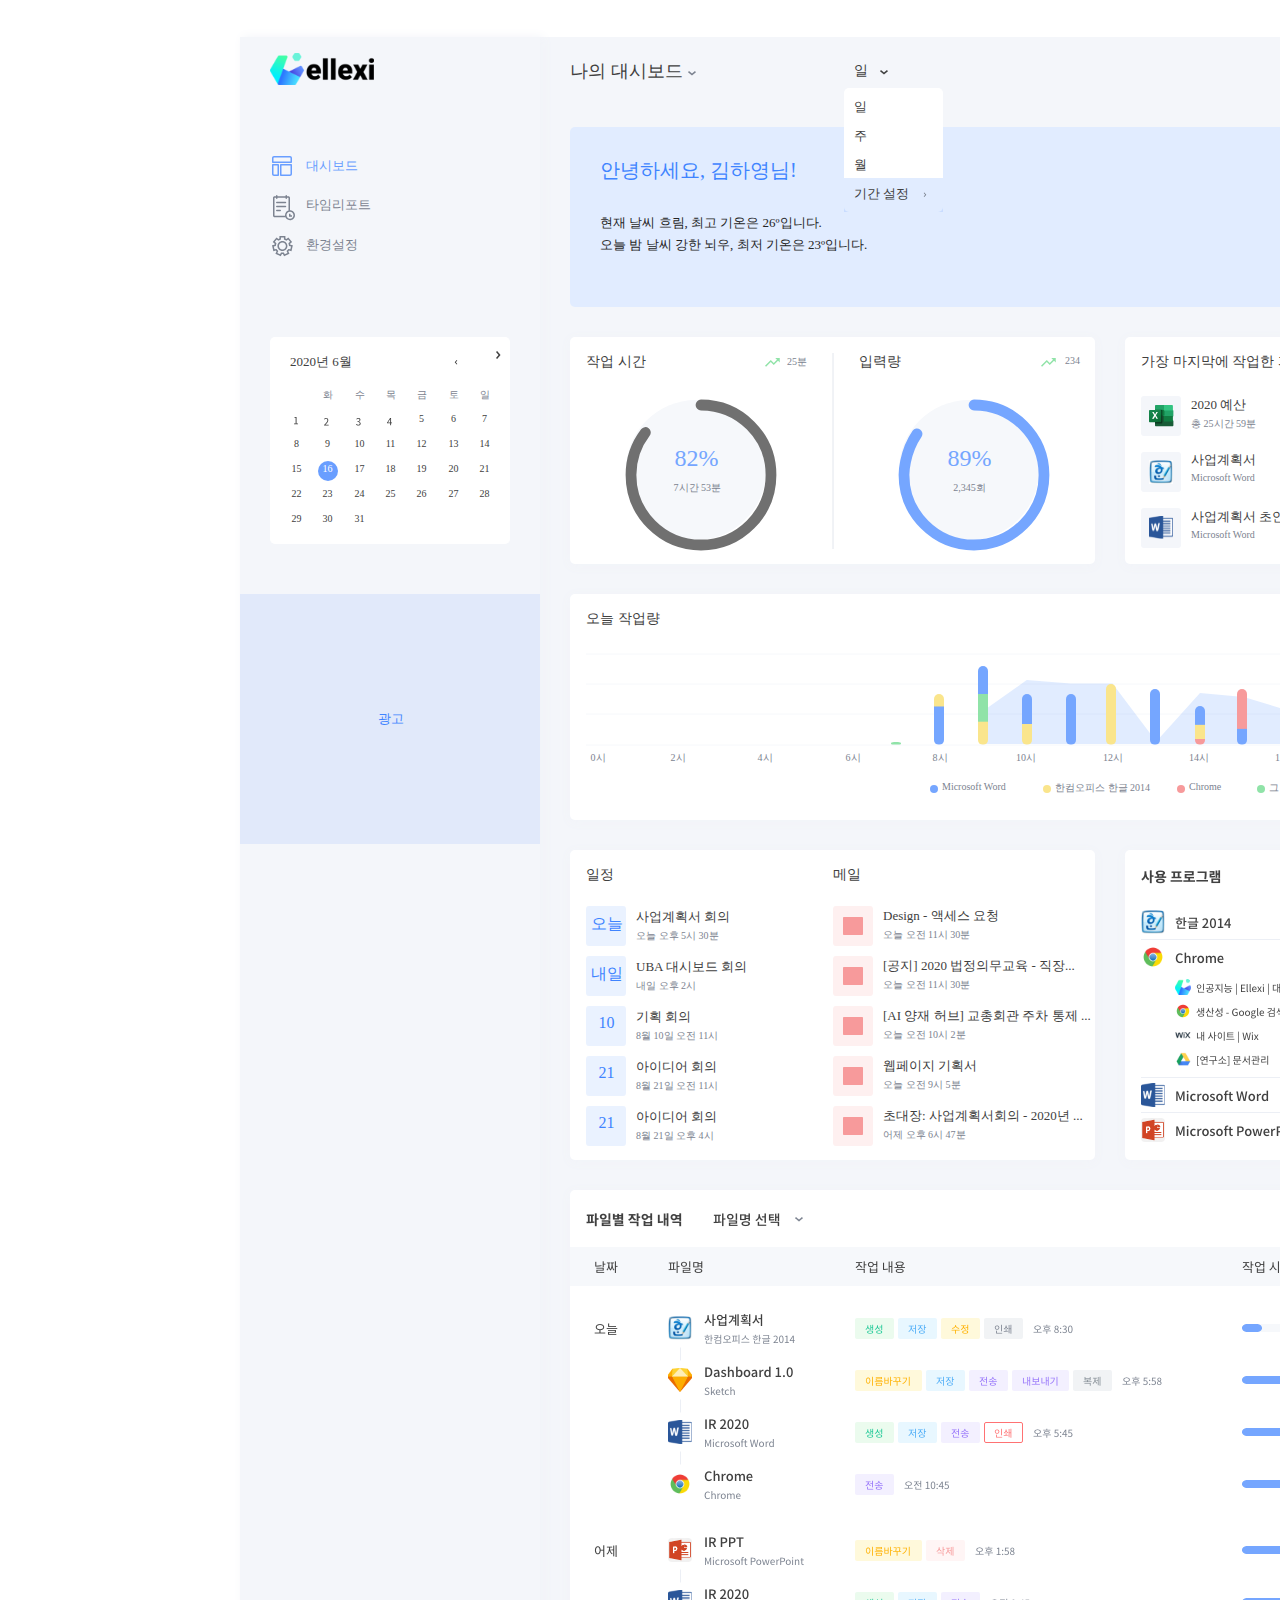
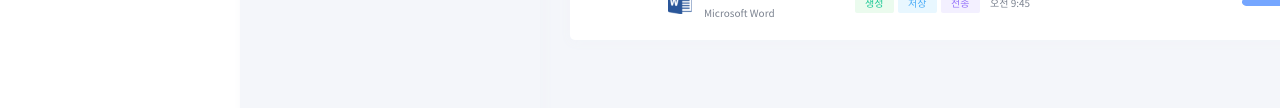
<file: Dashboard_3.html>
<!DOCTYPE html>
<html>
<head>
<meta charset="utf-8"/>
<meta http-equiv="X-UA-Compatible" content="IE=edge"/>
<meta name="viewport" content="width=device-width, initial-scale=1.0">
<title>Dashboard 3</title>
<link rel="stylesheet" type="text/css" id="applicationStylesheet" href="Dashboard_3.css"/>
<script id="applicationScript" type="text/javascript" src="Dashboard_3.js"></script>
</head>
<body>
<div id="Dashboard_3">
	<svg class="_7">
		<rect id="_7" rx="0" ry="0" x="0" y="0" width="1410" height="1671">
		</rect>
	</svg>
	<div id="Menudashboard" class="Menu_dashboard">
		<svg class="BG">
			<rect id="BG" rx="0" ry="0" x="0" y="0" width="300" height="2014">
			</rect>
		</svg>
		<div id="calendarbasic" class="calendar_basic">
			<div id="Group_13">
				<svg class="Rectangle">
					<rect id="Rectangle" rx="5" ry="5" x="0" y="0" width="240" height="207">
					</rect>
				</svg>
				<svg class="Oval">
					<ellipse id="Oval" rx="10" ry="10" cx="10" cy="10">
					</ellipse>
				</svg>
				<div id="iconpointer_copy_3" class="icon_pointer_copy_3">
					<svg class="Path" viewBox="0 -4.557 7.976 4.557">
						<path id="Path" d="M 3.988093614578247 -1.975616693496704 L 7 -4.5572509765625 L 7.976187229156494 -3.418365955352783 L 3.988093614578247 0 L 0 -3.418365955352783 L 0.9761870503425598 -4.5572509765625 L 3.988093614578247 -1.975616693496704 Z">
						</path>
					</svg>
				</div>
				<div id="iconpointer_copy_3_" class="icon_pointer_copy_3">
					<svg class="Path_" viewBox="0 0 7.976 4.557">
						<path id="Path_" d="M 3.988093376159668 1.975616693496704 L 6.999999523162842 4.5572509765625 L 7.976186752319336 3.418365955352783 L 3.988093376159668 0 L 0 3.418365955352783 L 0.976186990737915 4.5572509765625 L 3.988093376159668 1.975616693496704 Z">
						</path>
					</svg>
				</div>
				<div id="ID2020_6">
					<span>2020년 6월</span>
				</div>
				<div id="">
					<span>월</span>
				</div>
				<svg class="ID1" viewBox="0 0 4.02 7.33">
					<path id="ID1" d="M 0 7.329999923706055 L 0 6.570000171661377 L 1.629999995231628 6.570000171661377 L 1.629999995231628 1.100000023841858 L 0.3300000131130219 1.100000023841858 L 0.3300000131130219 0.5199999809265137 C 0.9800000190734863 0.4000000059604645 1.450000047683716 0.2300000041723251 1.850000023841858 0 L 2.549999952316284 0 L 2.549999952316284 6.570000171661377 L 4.019999980926514 6.570000171661377 L 4.019999980926514 7.329999923706055 L 0 7.329999923706055 Z">
					</path>
				</svg>
				<div id="ID8">
					<span>8</span>
				</div>
				<div id="ID15">
					<span>15</span>
				</div>
				<div id="ID22">
					<span>22</span>
				</div>
				<div id="ID29">
					<span>29</span>
				</div>
				<div id="_bh">
					<span>화</span>
				</div>
				<svg class="ID2" viewBox="0 0 4.65 7.47">
					<path id="ID2" d="M 0.03999999910593033 7.46999979019165 L 0.03999999910593033 6.929999828338623 C 2.339999914169312 4.920000076293945 3.400000095367432 3.460000038146973 3.400000095367432 2.200000047683716 C 3.400000095367432 1.360000014305115 2.960000038146973 0.75 2.049999952316284 0.75 C 1.450000047683716 0.75 0.9300000071525574 1.120000004768372 0.5299999713897705 1.600000023841858 L 0 1.080000042915344 C 0.6000000238418579 0.4300000071525574 1.230000019073486 0 2.160000085830688 0 C 3.470000028610229 0 4.289999961853027 0.8600000143051147 4.289999961853027 2.170000076293945 C 4.289999961853027 3.630000114440918 3.140000104904175 5.119999885559082 1.419999957084656 6.75 C 1.799999952316284 6.71999979019165 2.25 6.679999828338623 2.619999885559082 6.679999828338623 L 4.650000095367432 6.679999828338623 L 4.650000095367432 7.46999979019165 L 0.03999999910593033 7.46999979019165 Z">
					</path>
				</svg>
				<div id="ID9">
					<span>9</span>
				</div>
				<div id="ID16">
					<span>16</span>
				</div>
				<div id="ID23">
					<span>23</span>
				</div>
				<div id="ID30">
					<span>30</span>
				</div>
				<div id="_bn">
					<span>수</span>
				</div>
				<svg class="ID3" viewBox="0 0 4.7 7.6">
					<path id="ID3" d="M 2.349999904632568 7.599999904632568 C 1.200000047683716 7.599999904632568 0.4799999892711639 7.119999885559082 0 6.599999904632568 L 0.4600000083446503 6 C 0.8899999856948853 6.449999809265137 1.450000047683716 6.840000152587891 2.279999971389771 6.840000152587891 C 3.150000095367432 6.840000152587891 3.769999980926514 6.320000171661377 3.769999980926514 5.480000019073486 C 3.769999980926514 4.599999904632568 3.180000066757202 4.010000228881836 1.490000009536743 4.010000228881836 L 1.490000009536743 3.309999942779541 C 3 3.309999942779541 3.519999980926514 2.700000047683716 3.519999980926514 1.909999966621399 C 3.519999980926514 1.200000047683716 3.039999961853027 0.75 2.279999971389771 0.7300000190734863 C 1.690000057220459 0.75 1.169999957084656 1.049999952316284 0.7599999904632568 1.460000038146973 L 0.2700000107288361 0.8799999952316284 C 0.8199999928474426 0.3700000047683716 1.470000028610229 0 2.319999933242798 0 C 3.549999952316284 0 4.449999809265137 0.6600000262260437 4.449999809265137 1.840000033378601 C 4.449999809265137 2.730000019073486 3.920000076293945 3.319999933242798 3.140000104904175 3.609999895095825 L 3.140000104904175 3.650000095367432 C 4.010000228881836 3.849999904632568 4.699999809265137 4.510000228881836 4.699999809265137 5.510000228881836 C 4.699999809265137 6.820000171661377 3.650000095367432 7.599999904632568 2.349999904632568 7.599999904632568 Z">
					</path>
				</svg>
				<div id="ID10">
					<span>10</span>
				</div>
				<div id="ID17">
					<span>17</span>
				</div>
				<div id="ID24">
					<span>24</span>
				</div>
				<div id="ID31">
					<span>31</span>
				</div>
				<div id="_bt">
					<span>목</span>
				</div>
				<svg class="ID4" viewBox="0 0 5.03 7.33">
					<path id="ID4" d="M 4.059900283813477 7.329599857330322 L 4.058900356292725 7.329599857330322 L 3.189600229263306 7.329599857330322 L 3.189600229263306 5.309999942779541 L 1.728057839045505e-07 5.309999942779541 L 1.728057839045505e-07 4.709700107574463 L 3.050100088119507 9.315490956396388e-08 L 4.059900283813477 9.315490956396388e-08 L 4.059900283813477 4.580100059509277 L 5.030100345611572 4.580100059509277 L 5.030100345611572 5.309999942779541 L 4.059900283813477 5.309999942779541 L 4.059900283813477 7.32859992980957 L 4.059900283813477 7.329599857330322 Z M 3.210310220718384 0.9998900890350342 C 3.05033016204834 1.319850087165833 2.862720251083374 1.66303014755249 2.619900226593018 2.079900026321411 L 0.950400173664093 4.580100059509277 L 3.189600229263306 4.580100059509277 L 3.189600229263306 2.330100059509277 C 3.189600229263306 2.056320190429688 3.212630271911621 1.65612006187439 3.232950210571289 1.303020119667053 L 3.233510255813599 1.293300151824951 C 3.239570140838623 1.187820076942444 3.245300054550171 1.088170051574707 3.249900102615356 0.9999001026153564 L 3.210305213928223 0.9999001026153564 L 3.210310220718384 0.9998900890350342 Z">
					</path>
				</svg>
				<div id="ID11">
					<span>11</span>
				</div>
				<div id="ID18">
					<span>18</span>
				</div>
				<div id="ID25">
					<span>25</span>
				</div>
				<div id="_by">
					<span>금</span>
				</div>
				<div id="ID5">
					<span>5</span>
				</div>
				<div id="ID12">
					<span>12</span>
				</div>
				<div id="ID19">
					<span>19</span>
				</div>
				<div id="ID26">
					<span>26</span>
				</div>
				<div id="_b">
					<span>토</span>
				</div>
				<div id="ID6">
					<span>6</span>
				</div>
				<div id="ID13">
					<span>13</span>
				</div>
				<div id="ID20">
					<span>20</span>
				</div>
				<div id="ID27">
					<span>27</span>
				</div>
				<div id="_ca">
					<span>일</span>
				</div>
				<div id="ID7">
					<span>7</span>
				</div>
				<div id="ID14">
					<span>14</span>
				</div>
				<div id="ID21">
					<span>21</span>
				</div>
				<div id="ID28">
					<span>28</span>
				</div>
			</div>
		</div>
		<div id="Group">
			<svg class="Rectangle_Copy_26">
				<rect id="Rectangle_Copy_26" rx="0" ry="0" x="0" y="0" width="300" height="250">
				</rect>
			</svg>
			<div id="_cf">
				<span>광고</span>
			</div>
		</div>
		<img id="Logo" src="Logo.png" srcset="Logo.png 1x, Logo@2x.png 2x">
			
		<div id="iconmenudashboard_s" class="icon_menu_dashboard_s">
			<svg class="Combined_Shape" viewBox="0 0 20 20">
				<path id="Combined_Shape" d="M 18 19.99979972839355 L 9 19.99979972839355 C 8.448649406433105 19.99979972839355 8.000100135803223 19.55125045776367 8.000100135803223 18.99990081787109 L 8.000100135803223 9 C 8.000100135803223 8.448649406433105 8.448649406433105 8.000100135803223 9 8.000100135803223 L 18.99990081787109 8.000100135803223 C 19.55125045776367 8.000100135803223 19.99979972839355 8.448649406433105 19.99979972839355 9 L 19.99979972839355 18 C 19.99979972839355 19.10268974304199 19.10268974304199 19.99979972839355 18 19.99979972839355 Z M 9.500399589538574 9.500399589538574 L 9.500399589538574 18.50040054321289 L 18 18.50040054321289 C 18.27591896057129 18.50040054321289 18.50040054321289 18.27591896057129 18.50040054321289 18 L 18.50040054321289 9.500399589538574 L 9.500399589538574 9.500399589538574 Z M 6.00029993057251 19.99979972839355 L 1.999799847602844 19.99979972839355 C 0.8971098661422729 19.99979972839355 -1.358032193365943e-07 19.10268974304199 -1.358032193365943e-07 18 L -1.358032193365943e-07 9 C -1.358032193365943e-07 8.448649406433105 0.4485498666763306 8.000100135803223 0.9998998641967773 8.000100135803223 L 6.00029993057251 8.000100135803223 C 6.551650047302246 8.000100135803223 7.000199794769287 8.448649406433105 7.000199794769287 9 L 7.000199794769287 18.99990081787109 C 7.000199794769287 19.55125045776367 6.551650047302246 19.99979972839355 6.00029993057251 19.99979972839355 Z M 1.50029981136322 9.500399589538574 L 1.50029981136322 18 C 1.50029981136322 18.27591896057129 1.724369883537292 18.50040054321289 1.999799847602844 18.50040054321289 L 5.499899864196777 18.50040054321289 L 5.499899864196777 9.500399589538574 L 1.50029981136322 9.500399589538574 Z M 18.99990081787109 7.000199794769287 L 0.9998998641967773 7.000199794769287 C 0.4485498666763306 7.000199794769287 -1.358032193365943e-07 6.551650047302246 -1.358032193365943e-07 6.00029993057251 L -1.358032193365943e-07 1.999799847602844 C -1.358032193365943e-07 0.8971098661422729 0.8971098661422729 -1.358032193365943e-07 1.999799847602844 -1.358032193365943e-07 L 18 -1.358032193365943e-07 C 19.10268974304199 -1.358032193365943e-07 19.99979972839355 0.8971098661422729 19.99979972839355 1.999799847602844 L 19.99979972839355 6.00029993057251 C 19.99979972839355 6.551650047302246 19.55125045776367 7.000199794769287 18.99990081787109 7.000199794769287 Z M 1.999799847602844 1.50029981136322 C 1.724369883537292 1.50029981136322 1.50029981136322 1.724369883537292 1.50029981136322 1.999799847602844 L 1.50029981136322 5.499899864196777 L 18.50040054321289 5.499899864196777 L 18.50040054321289 1.999799847602844 C 18.50040054321289 1.724369883537292 18.27591896057129 1.50029981136322 18 1.50029981136322 L 1.999799847602844 1.50029981136322 Z">
				</path>
			</svg>
		</div>
		<div id="iconmenudashboard_s_copy" class="icon_menu_dashboard_s_copy">
			<svg class="Combined_Shape_ck" viewBox="0 0 22 25.25">
				<path id="Combined_Shape_ck" d="M 12.06856918334961 21.07962989807129 C 12.13547515869141 21.48169136047363 12.25124073028564 21.87346076965332 12.41550064086914 22.24800109863281 L 12.41550064086914 22.24979972839355 L 12.41460037231445 22.24979972839355 L 1.700100064277649 22.24979972839355 C 0.7623000144958496 22.24979972839355 0 21.57750129699707 0 20.75040054321289 L 0 2.750400066375732 C 0 1.92330002784729 0.7623000144958496 1.250100016593933 1.700100064277649 1.250100016593933 L 2.99970006942749 1.250100016593933 L 2.99970006942749 0.7497000098228455 C 2.99970006942749 0.3366000056266785 3.336300134658813 0 3.750300168991089 0 C 4.163400173187256 0 4.5 0.3366000056266785 4.5 0.7497000098228455 L 4.5 1.250100016593933 L 12.50010013580322 1.250100016593933 L 12.50010013580322 0.7497000098228455 C 12.50010013580322 0.3366000056266785 12.83670043945312 0 13.24980068206787 0 C 13.66380023956299 0 14.00040054321289 0.3366000056266785 14.00040054321289 0.7497000098228455 L 14.00040054321289 1.250100016593933 L 15.30000019073486 1.250100016593933 C 16.23780059814453 1.250100016593933 17.00010108947754 1.92330002784729 17.00010108947754 2.750400066375732 L 17.00010108947754 15.24960041046143 C 19.75679969787598 15.24960041046143 21.99960136413574 17.49240112304688 21.99960136413574 20.25 C 21.99960136413574 23.00670051574707 19.75679969787598 25.2495002746582 17.00010108947754 25.2495002746582 C 14.5250940322876 25.2495002746582 12.46485042572021 23.4429988861084 12.06856918334961 21.07962989807129 Z M 13.5 20.25 C 13.5 22.17959976196289 15.07050037384033 23.74920082092285 17.00010108947754 23.74920082092285 C 18.92970085144043 23.74920082092285 20.49930000305176 22.17959976196289 20.49930000305176 20.25 C 20.49930000305176 18.32040023803711 18.92970085144043 16.74990081787109 17.00010108947754 16.74990081787109 C 15.07050037384033 16.74990081787109 13.5 18.32040023803711 13.5 20.25 Z M 12.06411552429199 21.05233573913574 C 12.06307220458984 21.04589462280273 12.0620698928833 21.03958320617676 12.06105136871338 21.03313446044922 C 12.06205558776855 21.03954124450684 12.06308650970459 21.04593276977539 12.06411552429199 21.05233573913574 Z M 1.500300049781799 3.110399961471558 L 1.500300049781799 20.39039993286133 C 1.500300049781799 20.58930015563965 1.684800028800964 20.75040054321289 1.91159999370575 20.75040054321289 L 12.02460289001465 20.75040054321289 C 12.00815677642822 20.58572959899902 11.99970054626465 20.41893005371094 11.99970054626465 20.25 C 11.99970054626465 17.66862106323242 13.96492195129395 15.53841781616211 16.47810363769531 15.27669429779053 C 16.1461181640625 15.31085586547852 15.81860637664795 15.37839317321777 15.49980068206787 15.47910022735596 L 15.49980068206787 3.110399961471558 C 15.49980068206787 2.911499977111816 15.31529998779297 2.750400066375732 15.08850002288818 2.750400066375732 L 14.00040054321289 2.750400066375732 L 14.00040054321289 3.249900102615356 C 14.00040054321289 3.663000106811523 13.66380023956299 3.999600172042847 13.24980068206787 3.999600172042847 C 12.83670043945312 3.999600172042847 12.50010013580322 3.663000106811523 12.50010013580322 3.249900102615356 L 12.50010013580322 2.750400066375732 L 4.5 2.750400066375732 L 4.5 3.249900102615356 C 4.5 3.663000106811523 4.163400173187256 3.999600172042847 3.750300168991089 3.999600172042847 C 3.336300134658813 3.999600172042847 2.99970006942749 3.663000106811523 2.99970006942749 3.249900102615356 L 2.99970006942749 2.750400066375732 L 1.91159999370575 2.750400066375732 C 1.684800028800964 2.750400066375732 1.500300049781799 2.911499977111816 1.500300049781799 3.110399961471558 Z M 16.51105690002441 15.27340316772461 C 16.51417541503906 15.27309989929199 16.5175895690918 15.272780418396 16.52071189880371 15.27248191833496 C 16.51749420166016 15.27278518676758 16.51427268981934 15.27309417724609 16.51105690002441 15.27340316772461 Z M 15.99930000305176 21.7494010925293 L 15.99930000305176 18.74970054626465 L 17.49960136413574 18.74970054626465 L 17.49960136413574 20.25 L 18.99990081787109 20.25 L 18.99990081787109 21.7494010925293 L 15.99930000305176 21.7494010925293 Z M 3.750300168991089 16.25040054321289 C 3.336300134658813 16.25040054321289 2.99970006942749 15.91380023956299 2.99970006942749 15.49980068206787 C 2.99970006942749 15.08670043945312 3.336300134658813 14.75010013580322 3.750300168991089 14.75010013580322 L 7.250400066375732 14.75010013580322 C 7.663500308990479 14.75010013580322 8.000100135803223 15.08670043945312 8.000100135803223 15.49980068206787 C 8.000100135803223 15.91380023956299 7.663500308990479 16.25040054321289 7.250400066375732 16.25040054321289 L 3.750300168991089 16.25040054321289 Z M 3.750300168991089 12.24989986419678 C 3.336300134658813 12.24989986419678 2.99970006942749 11.91330051422119 2.99970006942749 11.50020027160645 C 2.99970006942749 11.08620071411133 3.336300134658813 10.74960041046143 3.750300168991089 10.74960041046143 L 12.50010013580322 10.74960041046143 C 12.91320037841797 10.74960041046143 13.24980068206787 11.08620071411133 13.24980068206787 11.50020027160645 C 13.24980068206787 11.91330051422119 12.91320037841797 12.24989986419678 12.50010013580322 12.24989986419678 L 3.750300168991089 12.24989986419678 Z M 3.750300168991089 8.250300407409668 C 3.336300134658813 8.250300407409668 2.99970006942749 7.913700103759766 2.99970006942749 7.49970006942749 C 2.99970006942749 7.086600303649902 3.336300134658813 6.75 3.750300168991089 6.75 L 12.50010013580322 6.75 C 12.91320037841797 6.75 13.24980068206787 7.086600303649902 13.24980068206787 7.49970006942749 C 13.24980068206787 7.913700103759766 12.91320037841797 8.250300407409668 12.50010013580322 8.250300407409668 L 3.750300168991089 8.250300407409668 Z">
				</path>
			</svg>
		</div>
		<div id="iconmenudashboard_s_copy_2" class="icon_menu_dashboard_s_copy_2">
			<svg class="Combined_Shape_cm" viewBox="0 0 20.846 20.321">
				<path id="Combined_Shape_cm" d="M 8.770500183105469 20.32110023498535 L 3.378600120544434 17.69040107727051 L 4.504499912261963 15.38280010223389 C 4.271399974822998 15.12630081176758 4.054500102996826 14.85360050201416 3.859200000762939 14.57460021972656 L 1.350000023841858 15.15330028533936 L 0 9.306900024414062 L 2.524500131607056 8.722800254821777 C 2.579400062561035 8.382599830627441 2.655900001525879 8.046000480651855 2.751300096511841 7.724699974060059 L 0.7263000011444092 6.084900379180908 L 4.501800060272217 1.422000050544739 L 6.4899001121521 3.032099962234497 C 6.794100284576416 2.860200166702271 7.108200073242188 2.709000110626221 7.423200130462646 2.581200122833252 L 7.423200130462646 0 L 13.42260074615479 0 L 13.42440032958984 2.58210015296936 C 13.73760032653809 2.709000110626221 14.05170059204102 2.860200166702271 14.35590076446533 3.032099962234497 L 16.3439998626709 1.422000050544739 L 20.1195011138916 6.084900379180908 L 18.0944995880127 7.724699974060059 C 18.19260025024414 8.055000305175781 18.26910018920898 8.391600608825684 18.3213005065918 8.722800254821777 L 20.84580039978027 9.306900024414062 L 19.49670028686523 15.15330028533936 L 16.98750114440918 14.57369995117188 C 16.7903995513916 14.85540008544922 16.57349967956543 15.12720012664795 16.34220123291016 15.38190078735352 L 17.46720123291016 17.69040107727051 L 12.0753002166748 20.32019996643066 L 10.9350004196167 17.98380088806152 C 10.76310062408447 17.99460029602051 10.59119987487793 18 10.42290019989014 18 C 10.2519006729126 18 10.07999992370605 17.99460029602051 9.911700248718262 17.98380088806152 L 8.771400451660156 20.32019996643066 L 8.771400451660156 20.32110023498535 Z M 12.76469993591309 18.31500053405762 L 15.46200084686279 16.99920082092285 L 14.54760074615479 15.12540054321289 L 15.23250007629395 14.3730001449585 C 15.42240047454834 14.16420078277588 15.59880065917969 13.94280052185059 15.75720024108887 13.71510028839111 L 16.33769989013672 12.88440036773682 L 18.37260055541992 13.35420036315918 L 19.04759979248047 10.430100440979 L 17.00010108947754 9.956700325012207 L 16.84080123901367 8.960400581359863 C 16.79759979248047 8.691300392150879 16.73550033569336 8.419500350952148 16.65629959106445 8.150400161743164 L 16.37190055847168 7.190100193023682 L 18.00990104675293 5.863500118255615 L 16.12260055541992 3.531599998474121 L 14.50620079040527 4.840199947357178 L 13.61700057983398 4.337100028991699 C 13.37400054931641 4.200300216674805 13.12020015716553 4.077000141143799 12.86100006103516 3.972599983215332 L 11.92409992218018 3.592800140380859 L 11.9232006072998 1.500300049781799 L 8.922599792480469 1.500300049781799 L 8.923500061035156 3.592800140380859 L 7.985700130462646 3.971700191497803 C 7.726500034332275 4.077000141143799 7.471800327301025 4.200300216674805 7.228800296783447 4.338000297546387 L 6.339600086212158 4.840199947357178 L 4.724100112915039 3.531599998474121 L 2.835900068283081 5.863500118255615 L 4.473900318145752 7.190100193023682 L 4.189500331878662 8.151300430297852 C 4.110300064086914 8.418600082397461 4.048200130462646 8.691300392150879 4.005000114440918 8.960400581359863 L 3.845700025558472 9.956700325012207 L 1.799100041389465 10.430100440979 L 2.474100112915039 13.35510063171387 L 4.509000301361084 12.8853006362915 L 4.509900093078613 12.8853006362915 L 5.089499950408936 13.7160005569458 C 5.248800277709961 13.94550037384033 5.42519998550415 14.16600036621094 5.614200115203857 14.3730001449585 L 6.299099922180176 15.12630081176758 L 5.384700298309326 17.00010108947754 L 8.081100463867188 18.31500053405762 L 9.003600120544434 16.4232006072998 L 10.00619983673096 16.48710060119629 C 10.14840030670166 16.49520111083984 10.28880023956299 16.49970054626465 10.42290019989014 16.49970054626465 C 10.55700016021729 16.49970054626465 10.69740009307861 16.49520111083984 10.84049987792969 16.48710060119629 L 11.84130001068115 16.4232006072998 L 12.76469993591309 18.31500053405762 Z M 5.423399925231934 10.00080013275146 C 5.423399925231934 7.243200302124023 7.666200160980225 5.000400066375732 10.42380046844482 5.000400066375732 C 13.18050003051758 5.000400066375732 15.42330074310303 7.243200302124023 15.42330074310303 10.00080013275146 C 15.42330074310303 12.75750064849854 13.18050003051758 15.00030040740967 10.42380046844482 15.00030040740967 C 7.666200160980225 15.00030040740967 5.423399925231934 12.75750064849854 5.423399925231934 10.00080013275146 Z M 6.923700332641602 10.00080013275146 C 6.923700332641602 11.92950057983398 8.493300437927246 13.5 10.42380046844482 13.5 C 12.35249996185303 13.5 13.92300033569336 11.92950057983398 13.92300033569336 10.00080013275146 C 13.92300033569336 8.070300102233887 12.35249996185303 6.500699996948242 10.42380046844482 6.500699996948242 C 8.493300437927246 6.500699996948242 6.923700332641602 8.070300102233887 6.923700332641602 10.00080013275146 Z">
				</path>
			</svg>
		</div>
		<div id="_cn">
			<span>대시보드</span>
		</div>
		<div onclick="application.goToTargetView(event)" id="_co">
			<span>타임리포트</span>
		</div>
		<div onclick="application.goToTargetView(event)" id="_copy">
			<span>환경설정</span>
		</div>
	</div>
	<div id="_cq" class="__________">
		<div id="Working_Time">
			<svg class="BG_cs">
				<rect id="BG_cs" rx="5" ry="5" x="0" y="0" width="525" height="227">
				</rect>
			</svg>
			<svg class="Line_7" viewBox="0.5 0 1 195">
				<path id="Line_7" d="M 0.5 2.466559942404523e-15 L 0.5 195">
				</path>
			</svg>
			<div id="Group_cu">
				<div id="Trend">
					<div id="ID25_cw">
						<span>25분</span>
					</div>
					<div id="icontrendingup" class="icon_trending_up">
						<svg class="bx-trending-up" viewBox="0 0 14.78 8.78">
							<path id="bx-trending-up" d="M 5.780250072479248 4.060500144958496 L 8.78024959564209 7.060500144958496 L 13.0605001449585 2.780250072479248 L 14.78025054931641 4.5 L 14.78025054931641 0 L 10.28024959564209 0 L 12 1.719750046730042 L 8.78024959564209 4.939499855041504 L 5.780250072479248 1.939499974250793 L 0 7.719749927520752 L 1.060500025749207 8.78024959564209 L 5.780250072479248 4.060500144958496 Z">
							</path>
						</svg>
					</div>
				</div>
				<div id="Chart">
					<svg class="Oval_c" viewBox="0 0 140 140">
						<path id="Oval_c" d="M 0 70.00019836425781 C 0 31.33979988098145 31.33979988098145 0 70.00019836425781 0 C 108.6597061157227 0 140.0003967285156 31.33979988098145 140.0003967285156 70.00019836425781 C 140.0003967285156 108.6597061157227 108.6597061157227 140.0003967285156 70.00019836425781 140.0003967285156 C 31.33979988098145 140.0003967285156 0 108.6597061157227 0 70.00019836425781 Z">
						</path>
					</svg>
					<svg class="Path_c" viewBox="0 0 130 130">
						<path id="Path_c" d="M 13.34883689880371 25.53361511230469 C 4.975154876708984 36.47598266601562 0 50.15698623657227 0 65 C 0 100.8985061645508 29.10149192810059 130 65 130 C 100.8985061645508 130 130 100.8985061645508 130 65 C 130 29.10149192810059 100.8985061645508 0 65 0">
						</path>
					</svg>
					<div id="ID82">
						<span>82%</span>
					</div>
					<div id="ID7_53">
						<span>7시간 53분</span>
					</div>
				</div>
				<div id="_">
					<span>작업 시간</span>
				</div>
			</div>
		</div>
		<div id="Input_Quantity">
			<div id="Chart_c">
				<svg class="Oval_Copy" viewBox="0 0 140 140">
					<path id="Oval_Copy" d="M 0 70.00019836425781 C 0 31.33979988098145 31.33979988098145 0 70.00019836425781 0 C 108.6597061157227 0 140.0003967285156 31.33979988098145 140.0003967285156 70.00019836425781 C 140.0003967285156 108.6597061157227 108.6597061157227 140.0003967285156 70.00019836425781 140.0003967285156 C 31.33979988098145 140.0003967285156 0 108.6597061157227 0 70.00019836425781 Z">
					</path>
				</svg>
				<svg class="Path_da" viewBox="0.003 0 130 130">
					<path id="Path_da" d="M 12.09724521636963 26.78994941711426 C -0.1908898502588272 44.65629959106445 0.003012168221175671 65 0.003012168221175671 65 C 0.003012168221175671 100.8985061645508 29.1045036315918 130 65.00301361083984 130 C 100.9015197753906 130 130.0030059814453 100.8985061645508 130.0030059814453 65 C 130.0030059814453 29.10149192810059 100.9015197753906 0 65.00301361083984 0">
					</path>
				</svg>
				<div id="ID89">
					<span>89%</span>
				</div>
				<div id="ID2345">
					<span>2,345회</span>
				</div>
			</div>
			<div id="Trend_db">
				<div id="ID234">
					<span>234</span>
				</div>
				<div id="icontrendingup_dd" class="icon_trending_up">
					<svg class="bx-trending-up_de" viewBox="0 0 14.78 8.78">
						<path id="bx-trending-up_de" d="M 5.780250072479248 4.060500144958496 L 8.78024959564209 7.060500144958496 L 13.0605001449585 2.780250072479248 L 14.78025054931641 4.5 L 14.78025054931641 0 L 10.28024959564209 0 L 12 1.719750046730042 L 8.78024959564209 4.939499855041504 L 5.780250072479248 1.939499974250793 L 0 7.719749927520752 L 1.060500025749207 8.78024959564209 L 5.780250072479248 4.060500144958496 Z">
						</path>
					</svg>
				</div>
			</div>
			<div id="_df">
				<span>입력량</span>
			</div>
		</div>
	</div>
	<div id="_dg" class="_________">
		<div id="Today">
			<svg class="BG_di">
				<rect id="BG_di" rx="5" ry="5" x="0" y="0" width="1080" height="226">
				</rect>
			</svg>
			<div id="Group_dj">
				<div id="__dk">
					<span>그 외</span>
				</div>
				<svg class="Oval_Copy_4">
					<ellipse id="Oval_Copy_4" rx="4" ry="4" cx="4" cy="4">
					</ellipse>
				</svg>
				<div id="Microsoft_Word">
					<span>Microsoft Word</span>
				</div>
				<svg class="Oval_dn">
					<ellipse id="Oval_dn" rx="4" ry="4" cx="4" cy="4">
					</ellipse>
				</svg>
				<svg class="Oval_Copy_3">
					<ellipse id="Oval_Copy_3" rx="4" ry="4" cx="4" cy="4">
					</ellipse>
				</svg>
				<div id="Chrome">
					<span>Chrome</span>
				</div>
				<svg class="Oval_Copy_2">
					<ellipse id="Oval_Copy_2" rx="4" ry="4" cx="4" cy="4">
					</ellipse>
				</svg>
				<div id="__2014">
					<span>한컴오피스 한글 2014</span>
				</div>
			</div>
			<div id="Legend_top">
				<div id="Stacked_Group">
					<div id="Padding_Group_3">
						<svg class="Background">
							<rect id="Background" rx="0" ry="0" x="0" y="0" width="48" height="15">
							</rect>
						</svg>
						<div id="ID7_">
							<span>7일 평균</span>
						</div>
						<svg class="Rectangle_Copy_28">
							<rect id="Rectangle_Copy_28" rx="0" ry="0" x="0" y="0" width="8" height="8">
							</rect>
						</svg>
					</div>
					<div id="Stacked_Group_dy">
						<div id="Group_14_Copy">
							<div id="_d">
								<span>오늘</span>
							</div>
							<svg class="Rectangle_d">
								<rect id="Rectangle_d" rx="4" ry="4" x="0" y="0" width="8" height="8">
								</rect>
							</svg>
						</div>
					</div>
				</div>
			</div>
			<div id="Chart_d">
				<svg class="Line" viewBox="0 0.5 1045 1">
					<path id="Line" d="M 0 0.5 L 1045 0.5">
					</path>
				</svg>
				<svg class="Line_Copy" viewBox="0 0.5 1045 1">
					<path id="Line_Copy" d="M 0 0.5 L 1045 0.5">
					</path>
				</svg>
				<svg class="Line_Copy_2" viewBox="0 0.5 1045 1">
					<path id="Line_Copy_2" d="M 0 0.5 L 1045 0.5">
					</path>
				</svg>
				<div id="ID2_d">
					<span>2시</span>
				</div>
				<div id="ID0">
					<span>0시</span>
				</div>
				<div id="ID4_d">
					<span>4시</span>
				</div>
				<div id="ID6_d">
					<span>6시</span>
				</div>
				<div id="ID8_ea">
					<span>8시</span>
				</div>
				<div id="ID10_eb">
					<span>10시</span>
				</div>
				<div id="ID12_ec">
					<span>12시</span>
				</div>
				<div id="ID14_ed">
					<span>14시</span>
				</div>
				<div id="ID16_ee">
					<span>16시</span>
				</div>
				<div id="ID18_ef">
					<span>18시</span>
				</div>
				<div id="ID22_eg">
					<span>22시</span>
				</div>
				<div id="ID20_eh">
					<span>20시</span>
				</div>
				<div id="ID0_ei">
					<span>0시</span>
				</div>
				<div id="Group_8">
					<svg class="Path_2" viewBox="0 0 481.856 61.519">
						<path id="Path_2" d="M 0 31.01887512207031 L 48.57414627075195 0 L 97.14829254150391 3.518874883651733 L 143.7794799804688 3.518874883651733 L 192.3536224365234 61.51887512207031 L 240.9277648925781 13.01887512207031 L 289.5019226074219 17.06524467468262 L 336.1330871582031 29.77831268310547 L 384.7072448730469 31.01887512207031 L 433.2814025878906 36.01887512207031 L 481.8555297851562 37.00574493408203">
						</path>
					</svg>
					<svg class="Path_2_el" viewBox="0 0 434 64.019">
						<path id="Path_2_el" d="M 0 31.01887512207031 L 43.75 0 L 87.5 3.518874883651733 L 129.5 3.518874883651733 L 173.25 61.51887512207031 L 217 13.01887512207031 L 260.75 17.06524467468262 L 302.75 29.77831268310547 L 346.5 31.01887512207031 L 390.25 36.01887512207031 L 434 56.51887512207031 L 434 64.01887512207031 L 0 64.01887512207031 L 0 31.01887512207031 Z">
						</path>
					</svg>
					<svg class="Rectangle_Copy_14">
						<rect id="Rectangle_Copy_14" rx="5" ry="5" x="0" y="0" width="10" height="61">
						</rect>
					</svg>
					<svg class="Rectangle_Copy_15">
						<rect id="Rectangle_Copy_15" rx="5" ry="5" x="0" y="0" width="10" height="56">
						</rect>
					</svg>
					<svg class="Rectangle_Copy_10">
						<rect id="Rectangle_Copy_10" rx="5" ry="5" x="0" y="0" width="10" height="51">
						</rect>
					</svg>
					<svg class="Rectangle_Copy_11_eq">
						<linearGradient id="Rectangle_Copy_11_eq" spreadMethod="pad" x1="0.5" x2="0.5" y1="0" y2="1">
							<stop offset="0" stop-color="#75a6ff" stop-opacity="1"></stop>
							<stop offset="0.5871" stop-color="#75a6ff" stop-opacity="1"></stop>
							<stop offset="0.597" stop-color="#fae58c" stop-opacity="1"></stop>
							<stop offset="1" stop-color="#fae58c" stop-opacity="1"></stop>
						</linearGradient>
						<rect id="Rectangle_Copy_11_eq" rx="5" ry="5" x="0" y="0" width="10" height="51">
						</rect>
					</svg>
					<svg class="Rectangle_Copy_12_es">
						<linearGradient id="Rectangle_Copy_12_es" spreadMethod="pad" x1="0.5" x2="0.5" y1="0" y2="1">
							<stop offset="0" stop-color="#75a6ff" stop-opacity="1"></stop>
							<stop offset="0.3503" stop-color="#75a6ff" stop-opacity="1"></stop>
							<stop offset="0.3594" stop-color="#90e3a8" stop-opacity="1"></stop>
							<stop offset="0.7002" stop-color="#90e3a8" stop-opacity="1"></stop>
							<stop offset="0.708" stop-color="#fae58c" stop-opacity="1"></stop>
							<stop offset="1" stop-color="#fae58c" stop-opacity="1"></stop>
						</linearGradient>
						<rect id="Rectangle_Copy_12_es" rx="5" ry="5" x="0" y="0" width="10" height="79">
						</rect>
					</svg>
					<svg class="Rectangle_Copy_13_eu">
						<linearGradient id="Rectangle_Copy_13_eu" spreadMethod="pad" x1="0.5" x2="0.5" y1="0" y2="1">
							<stop offset="0" stop-color="#fae58c" stop-opacity="1"></stop>
							<stop offset="0.2336" stop-color="#fae58c" stop-opacity="1"></stop>
							<stop offset="0.2552" stop-color="#75a6ff" stop-opacity="1"></stop>
							<stop offset="1" stop-color="#75a6ff" stop-opacity="1"></stop>
						</linearGradient>
						<rect id="Rectangle_Copy_13_eu" rx="5" ry="5" x="0" y="0" width="10" height="51">
						</rect>
					</svg>
					<svg class="Rectangle_Copy_4">
						<rect id="Rectangle_Copy_4" rx="5" ry="5" x="0" y="0" width="10" height="76">
						</rect>
					</svg>
					<svg class="Rectangle_Copy_5">
						<rect id="Rectangle_Copy_5" rx="5" ry="5" x="0" y="0" width="10" height="39">
						</rect>
					</svg>
					<svg class="Rectangle_Copy_17">
						<rect id="Rectangle_Copy_17" rx="5" ry="5" x="0" y="0" width="10" height="59">
						</rect>
					</svg>
					<svg class="Rectangle_Copy_18">
						<rect id="Rectangle_Copy_18" rx="5" ry="5" x="0" y="0" width="10" height="15">
						</rect>
					</svg>
					<svg class="Rectangle_Copy_19">
						<rect id="Rectangle_Copy_19" rx="3" ry="3" x="0" y="0" width="10" height="3">
						</rect>
					</svg>
					<svg class="Rectangle_Copy_16_e">
						<linearGradient id="Rectangle_Copy_16_e" spreadMethod="pad" x1="0.5" x2="0.5" y1="0" y2="1">
							<stop offset="0" stop-color="#f79a9b" stop-opacity="1"></stop>
							<stop offset="0.7032" stop-color="#f79a9b" stop-opacity="1"></stop>
							<stop offset="0.7199" stop-color="#75a6ff" stop-opacity="1"></stop>
							<stop offset="1" stop-color="#75a6ff" stop-opacity="1"></stop>
						</linearGradient>
						<rect id="Rectangle_Copy_16_e" rx="5" ry="5" x="0" y="0" width="10" height="56">
						</rect>
					</svg>
					<svg class="Rectangle_Copy_6_e">
						<linearGradient id="Rectangle_Copy_6_e" spreadMethod="pad" x1="0.5" x2="0.5" y1="0" y2="1">
							<stop offset="0" stop-color="#75a6ff" stop-opacity="1"></stop>
							<stop offset="0.4708" stop-color="#75a6ff" stop-opacity="1"></stop>
							<stop offset="0.4928" stop-color="#fae58c" stop-opacity="1"></stop>
							<stop offset="0.8409" stop-color="#fae58c" stop-opacity="1"></stop>
							<stop offset="0.8575" stop-color="#f79a9b" stop-opacity="1"></stop>
							<stop offset="1" stop-color="#f79a9b" stop-opacity="1"></stop>
						</linearGradient>
						<rect id="Rectangle_Copy_6_e" rx="5" ry="5" x="0" y="0" width="10" height="39">
						</rect>
					</svg>
				</div>
				<svg class="Line_Copy_3" viewBox="0 0.5 1045 1">
					<path id="Line_Copy_3" d="M 0 0.5 L 1045 0.5">
					</path>
				</svg>
			</div>
			<div id="__e">
				<span>오늘 작업량</span>
			</div>
		</div>
	</div>
	<div id="_e" class="________">
		<svg class="BG_e">
			<rect id="BG_e" rx="5" ry="5" x="0" y="0" width="525" height="227">
			</rect>
		</svg>
		<div id="Group_14">
			<svg class="Rectangle_Copy_6_fa">
				<rect id="Rectangle_Copy_6_fa" rx="3" ry="3" x="0" y="0" width="40" height="40">
				</rect>
			</svg>
			<div id="_25_59">
				<span>총 25시간 59분</span>
			</div>
			<div id="ID2020_">
				<span>2020 예산</span>
			</div>
			<svg class="Path_fc" viewBox="0 0 18.4 13.382">
				<path id="Path_fc" d="M 9.478893280029297 1.672745823860168 L 0 0 L 0 12.3599214553833 C 0 12.92438316345215 0.4575836956501007 13.38196659088135 1.022045135498047 13.38196659088135 L 17.37815856933594 13.38196659088135 C 17.9426212310791 13.38196659088135 18.40020370483398 12.92438316345215 18.40020370483398 12.3599214553833 L 18.40020370483398 7.806147575378418 L 9.478893280029297 1.672745823860168 Z">
				</path>
			</svg>
			<svg class="Path_fd" viewBox="0 0 18.4 12.824">
				<path id="Path_fd" d="M 9.478893280029297 0 L 1.022045135498047 0 C 0.4575836956501007 0 0 0.4575836956501007 0 1.022045135498047 L 0 5.575819492340088 L 9.478893280029297 11.15163898468018 L 14.49713039398193 12.82438468933105 L 18.40020370483398 11.15163898468018 L 18.40020370483398 5.575819492340088 L 9.478893280029297 0 Z">
				</path>
			</svg>
			<svg class="Path_fe" viewBox="0 0 9.479 5.576">
				<path id="Path_fe" d="M 0 0 L 9.478893280029297 0 L 9.478893280029297 5.575819492340088 L 0 5.575819492340088 L 0 0 Z">
				</path>
			</svg>
			<svg class="Path_ff" viewBox="0 0 7.806 13.94">
				<path id="Path_ff" d="M 6.784102439880371 0 L 0 0 L 0 13.93954849243164 L 6.784102439880371 13.93954849243164 C 7.347799301147461 13.93771648406982 7.804315090179443 13.481201171875 7.806147575378418 12.91750335693359 L 7.806147575378418 1.022045135498047 C 7.804315090179443 0.4583480656147003 7.347799301147461 0.001832428970374167 6.784102439880371 0 Z">
				</path>
			</svg>
			<svg class="Path_fg" viewBox="0 0 7.249 13.94">
				<path id="Path_fg" d="M 6.22652006149292 0 L 0 0 L 0 13.93954849243164 L 6.22652006149292 13.93954849243164 C 6.790217399597168 13.93771648406982 7.24673318862915 13.481201171875 7.248565196990967 12.91750335693359 L 7.248565196990967 1.022045135498047 C 7.24673318862915 0.4583480656147003 6.790217399597168 0.001832428970374167 6.22652006149292 0 Z">
				</path>
			</svg>
			<svg class="Path_fh" viewBox="0 0 7.249 12.824">
				<path id="Path_fh" d="M 6.22652006149292 0 L 0 0 L 0 12.82438468933105 L 6.22652006149292 12.82438468933105 C 6.790217399597168 12.82255268096924 7.24673318862915 12.3660364151001 7.248565196990967 11.80233955383301 L 7.248565196990967 1.022045135498047 C 7.24673318862915 0.4583480656147003 6.790217399597168 0.001832428970374167 6.22652006149292 0 Z">
				</path>
			</svg>
			<svg class="Path_fi" viewBox="0 0 6.691 12.824">
				<path id="Path_fi" d="M 5.668938159942627 0 L 0 0 L 0 12.82438468933105 L 5.668938159942627 12.82438468933105 C 6.232635498046875 12.82255268096924 6.689150810241699 12.3660364151001 6.690983295440674 11.80233955383301 L 6.690983295440674 1.022045135498047 C 6.689150810241699 0.4583480656147003 6.232635498046875 0.001832428970374167 5.668938159942627 0 Z">
				</path>
			</svg>
			<svg class="Path_fk" viewBox="0 0 12.267 12.267">
				<linearGradient id="Path_fk" spreadMethod="pad" x1="0.174" x2="0.826" y1="-0.065" y2="1.065">
					<stop offset="0" stop-color="#18884f" stop-opacity="1"></stop>
					<stop offset="0.5" stop-color="#117e43" stop-opacity="1"></stop>
					<stop offset="1" stop-color="#0b6631" stop-opacity="1"></stop>
				</linearGradient>
				<path id="Path_fk" d="M 1.022045135498047 0 L 11.24474716186523 0 C 11.80920886993408 0 12.26679229736328 0.4575836956501007 12.26679229736328 1.022045135498047 L 12.26679229736328 11.24474716186523 C 12.26679229736328 11.80920886993408 11.80920886993408 12.26679229736328 11.24474716186523 12.26679229736328 L 1.022045135498047 12.26679229736328 C 0.4575836956501007 12.26680278778076 0 11.80921936035156 0 11.24475765228271 L 0 1.022045135498047 C 0 0.4575836956501007 0.4575836956501007 0 1.022045135498047 0 Z">
				</path>
			</svg>
			<svg class="Path_fl" viewBox="0 0 5.936 6.654">
				<path id="Path_fl" d="M 0 6.644711971282959 L 2.150036096572876 3.313157081604004 L 0.1801015883684158 0 L 1.764744281768799 0 C 1.764744281768799 0 3.007036924362183 2.469527959823608 3.043842554092407 2.568217277526855 L 3.057779312133789 2.568217277526855 L 4.429986000061035 0.001120399450883269 L 5.884714603424072 0.001120399450883269 L 3.864592552185059 3.294759511947632 L 5.936022758483887 6.644701480865479 L 4.388175010681152 6.644701480865479 L 3.146437644958496 4.319035053253174 L 1.840030908584595 6.65418815612793 L 0 6.644711971282959 Z">
				</path>
			</svg>
			<svg class="Path_fm" viewBox="0 0 8.921 5.576">
				<path id="Path_fm" d="M 7.899266242980957 0 L 0 0 L 0 5.575819492340088 L 8.921311378479004 5.575819492340088 L 8.921311378479004 1.022045135498047 C 8.921311378479004 0.4575836956501007 8.463727951049805 0 7.899266242980957 0 Z">
				</path>
			</svg>
			<svg class="Path_fn" viewBox="0 0 8.921 5.576">
				<path id="Path_fn" d="M 0 0 L 8.921311378479004 0 L 8.921311378479004 5.575819492340088 L 0 5.575819492340088 L 0 0 Z">
				</path>
			</svg>
		</div>
		<svg class="Rectangle_fo">
			<rect id="Rectangle_fo" rx="3" ry="3" x="0" y="0" width="40" height="40">
			</rect>
		</svg>
		<svg class="Rectangle_Copy">
			<rect id="Rectangle_Copy" rx="3" ry="3" x="0" y="0" width="40" height="40">
			</rect>
		</svg>
		<svg class="Rectangle_Copy_2">
			<rect id="Rectangle_Copy_2" rx="3" ry="3" x="0" y="0" width="40" height="40">
			</rect>
		</svg>
		<div id="___">
			<span>가장 많이 작업한 파일</span>
		</div>
		<div id="_fs">
			<span>사업계획서</span>
		</div>
		<div id="__2014_ft">
			<span>한컴오피스 한글 2014</span>
		</div>
		<div id="Microsoft_Word_fu">
			<span>Microsoft Word</span>
		</div>
		<div id="Microsoft_Word_fv">
			<span>Microsoft Word</span>
		</div>
		<div id="IR_2020">
			<span>IR 2020</span>
		</div>
		<div id="__fx">
			<span>사업계획서 초안</span>
		</div>
		<img id="Microsoft_Word_Copy" src="Microsoft_Word_Copy.png" srcset="Microsoft_Word_Copy.png 1x, Microsoft_Word_Copy@2x.png 2x">
			
		<img id="Microsoft_Word_Copy_2" src="Microsoft_Word_Copy_2.png" srcset="Microsoft_Word_Copy_2.png 1x, Microsoft_Word_Copy_2@2x.png 2x">
			
		<img id="_copy_f" src="_copy_f.png" srcset="_copy_f.png 1x, _copy_f@2x.png 2x">
			
		<svg class="Rectangle_Copy_f">
			<rect id="Rectangle_Copy_f" rx="3" ry="3" x="0" y="0" width="40" height="40">
			</rect>
		</svg>
		<svg class="Rectangle_Copy_2_f">
			<rect id="Rectangle_Copy_2_f" rx="3" ry="3" x="0" y="0" width="40" height="40">
			</rect>
		</svg>
		<div id="____f">
			<span>가장 마지막에 작업한 파일</span>
		</div>
		<div id="Microsoft_Word_f">
			<span>Microsoft Word</span>
		</div>
		<div id="Microsoft_Word_ga">
			<span>Microsoft Word</span>
		</div>
		<div id="_f">
			<span>사업계획서</span>
		</div>
		<div id="__f">
			<span>사업계획서 초안</span>
		</div>
		<img id="Microsoft_Word_Copy_f" src="Microsoft_Word_Copy_f.png" srcset="Microsoft_Word_Copy_f.png 1x, Microsoft_Word_Copy_f@2x.png 2x">
			
		<img id="Microsoft_Word_Copy_2_f" src="Microsoft_Word_Copy_2_f.png" srcset="Microsoft_Word_Copy_2_f.png 1x, Microsoft_Word_Copy_2_f@2x.png 2x">
			
	</div>
	<div id="empty" class="empty">
		<div id="Group_3">
			<svg class="BG_gc">
				<rect id="BG_gc" rx="5" ry="5" x="0" y="0" width="525" height="310">
				</rect>
			</svg>
			<div id="Group_gd">
				<svg class="Rectangle_ge">
					<rect id="Rectangle_ge" rx="3" ry="3" x="0" y="0" width="40" height="40">
					</rect>
				</svg>
				<div id="__gf">
					<span>사업계획서 회의</span>
				</div>
				<div id="_gg">
					<span>오늘</span>
				</div>
				<div id="__5_30">
					<span>오늘 오후 5시 30분</span>
				</div>
			</div>
			<div id="Group_Copy_2">
				<svg class="Rectangle_gj">
					<rect id="Rectangle_gj" rx="3" ry="3" x="0" y="0" width="40" height="40">
					</rect>
				</svg>
				<div id="ID10_gk">
					<span>10</span>
				</div>
				<div id="__gl">
					<span>기획 회의</span>
				</div>
				<div id="ID8_10__11">
					<span>8월 10일 오전 11시</span>
				</div>
			</div>
			<div id="Group_Copy">
				<svg class="Rectangle_go">
					<rect id="Rectangle_go" rx="3" ry="3" x="0" y="0" width="40" height="40">
					</rect>
				</svg>
				<div id="_gp">
					<span>내일</span>
				</div>
				<div id="UBA__">
					<span>UBA 대시보드 회의</span>
				</div>
				<div id="__2">
					<span>내일 오후 2시</span>
				</div>
			</div>
			<div id="Group_Copy_3">
				<svg class="Rectangle_gt">
					<rect id="Rectangle_gt" rx="3" ry="3" x="0" y="0" width="40" height="40">
					</rect>
				</svg>
				<div id="ID21_gu">
					<span>21</span>
				</div>
				<div id="__gv">
					<span>아이디어 회의</span>
				</div>
				<div id="ID8_21__11">
					<span>8월 21일 오전 11시</span>
				</div>
			</div>
			<div id="Group_Copy_4">
				<svg class="Rectangle_gy">
					<rect id="Rectangle_gy" rx="3" ry="3" x="0" y="0" width="40" height="40">
					</rect>
				</svg>
				<div id="ID21_gz">
					<span>21</span>
				</div>
				<div id="__g">
					<span>아이디어 회의</span>
				</div>
				<div id="ID8_21__4">
					<span>8월 21일 오후 4시</span>
				</div>
			</div>
			<div id="Group_2">
				<svg class="Rectangle_Copy_4_g">
					<rect id="Rectangle_Copy_4_g" rx="3" ry="3" x="0" y="0" width="40" height="40">
					</rect>
				</svg>
				<div id="mail-line">
					<svg class="Path_g" viewBox="0 0 24 24">
						<path id="Path_g" d="M 0 0 L 24 0 L 24 24 L 0 24 L 0 0 Z">
						</path>
					</svg>
					<svg class="Shape" viewBox="0 0 20 18">
						<path id="Shape" d="M 0.9999000430107117 18 C 0.4473000168800354 18 0 17.55270004272461 0 17.00010108947754 L 0 0.9999000430107117 C 0 0.4473000168800354 0.4473000168800354 0 0.9999000430107117 0 L 18.99990081787109 0 C 19.55249977111816 0 19.99979972839355 0.4473000168800354 19.99979972839355 0.9999000430107117 L 19.99979972839355 17.00010108947754 C 19.99979972839355 17.55270004272461 19.55249977111816 18 18.99990081787109 18 L 0.9999000430107117 18 Z">
						</path>
					</svg>
				</div>
				<div id="Design_-__">
					<span>Design - 액세스 요청</span><br>
				</div>
				<div id="__11_30">
					<span>오늘 오전 11시 30분</span>
				</div>
			</div>
			<div id="Group_2_Copy_2">
				<svg class="Rectangle_Copy_4_ha">
					<rect id="Rectangle_Copy_4_ha" rx="3" ry="3" x="0" y="0" width="40" height="40">
					</rect>
				</svg>
				<div id="mail-line_hb">
					<svg class="Path_hc" viewBox="0 0 24 24">
						<path id="Path_hc" d="M 0 0 L 24 0 L 24 24 L 0 24 L 0 0 Z">
						</path>
					</svg>
					<svg class="Shape_hd" viewBox="0 0 20 18">
						<path id="Shape_hd" d="M 0.9999000430107117 18 C 0.4473000168800354 18 0 17.55270004272461 0 17.00010108947754 L 0 0.9999000430107117 C 0 0.4473000168800354 0.4473000168800354 0 0.9999000430107117 0 L 18.99990081787109 0 C 19.55249977111816 0 19.99979972839355 0.4473000168800354 19.99979972839355 0.9999000430107117 L 19.99979972839355 17.00010108947754 C 19.99979972839355 17.55270004272461 19.55249977111816 18 18.99990081787109 18 L 0.9999000430107117 18 Z">
						</path>
					</svg>
				</div>
				<div id="AI_____">
					<span>[AI 양재 허브] 교총회관 주차 통제 ...</span>
				</div>
				<div id="__10_2">
					<span>오늘 오전 10시 2분</span>
				</div>
			</div>
			<div id="Group_2_Copy">
				<svg class="Rectangle_Copy_4_hh">
					<rect id="Rectangle_Copy_4_hh" rx="3" ry="3" x="0" y="0" width="40" height="40">
					</rect>
				</svg>
				<div id="mail-line_hi">
					<svg class="Path_hj" viewBox="0 0 24 24">
						<path id="Path_hj" d="M 0 0 L 24 0 L 24 24 L 0 24 L 0 0 Z">
						</path>
					</svg>
					<svg class="Shape_hk" viewBox="0 0 20 18">
						<path id="Shape_hk" d="M 0.9999000430107117 18 C 0.4473000168800354 18 0 17.55270004272461 0 17.00010108947754 L 0 0.9999000430107117 C 0 0.4473000168800354 0.4473000168800354 0 0.9999000430107117 0 L 18.99990081787109 0 C 19.55249977111816 0 19.99979972839355 0.4473000168800354 19.99979972839355 0.9999000430107117 L 19.99979972839355 17.00010108947754 C 19.99979972839355 17.55270004272461 19.55249977111816 18 18.99990081787109 18 L 0.9999000430107117 18 Z">
						</path>
					</svg>
				</div>
				<div id="_2020__-_">
					<span>[공지] 2020 법정의무교육 - 직장...</span>
				</div>
				<div id="__11_30_hm">
					<span>오늘 오전 11시 30분</span>
				</div>
			</div>
			<div id="Group_2_Copy_3">
				<svg class="Rectangle_Copy_4_ho">
					<rect id="Rectangle_Copy_4_ho" rx="3" ry="3" x="0" y="0" width="40" height="40">
					</rect>
				</svg>
				<div id="mail-line_hp">
					<svg class="Path_hq" viewBox="0 0 24 24">
						<path id="Path_hq" d="M 0 0 L 24 0 L 24 24 L 0 24 L 0 0 Z">
						</path>
					</svg>
					<svg class="Shape_hr" viewBox="0 0 20 18">
						<path id="Shape_hr" d="M 0.9999000430107117 18 C 0.4473000168800354 18 0 17.55270004272461 0 17.00010108947754 L 0 0.9999000430107117 C 0 0.4473000168800354 0.4473000168800354 0 0.9999000430107117 0 L 18.99990081787109 0 C 19.55249977111816 0 19.99979972839355 0.4473000168800354 19.99979972839355 0.9999000430107117 L 19.99979972839355 17.00010108947754 C 19.99979972839355 17.55270004272461 19.55249977111816 18 18.99990081787109 18 L 0.9999000430107117 18 Z">
						</path>
					</svg>
				</div>
				<div id="__hs">
					<span>웹페이지 기획서</span>
				</div>
				<div id="__9_5">
					<span>오늘 오전 9시 5분</span>
				</div>
			</div>
			<div id="Group_2_Copy_4">
				<svg class="Rectangle_Copy_4_hv">
					<rect id="Rectangle_Copy_4_hv" rx="3" ry="3" x="0" y="0" width="40" height="40">
					</rect>
				</svg>
				<div id="mail-line_hw">
					<svg class="Path_hx" viewBox="0 0 24 24">
						<path id="Path_hx" d="M 0 0 L 24 0 L 24 24 L 0 24 L 0 0 Z">
						</path>
					</svg>
					<svg class="Shape_hy" viewBox="0 0 20 18">
						<path id="Shape_hy" d="M 0.9999000430107117 18 C 0.4473000168800354 18 0 17.55270004272461 0 17.00010108947754 L 0 0.9999000430107117 C 0 0.4473000168800354 0.4473000168800354 0 0.9999000430107117 0 L 18.99990081787109 0 C 19.55249977111816 0 19.99979972839355 0.4473000168800354 19.99979972839355 0.9999000430107117 L 19.99979972839355 17.00010108947754 C 19.99979972839355 17.55270004272461 19.55249977111816 18 18.99990081787109 18 L 0.9999000430107117 18 Z">
						</path>
					</svg>
				</div>
				<div id="__-_2020">
					<span>초대장: 사업계획서회의 - 2020년 ...</span>
				</div>
				<div id="__6_47">
					<span>어제 오후 6시 47분</span>
				</div>
			</div>
			<div id="_h">
				<span>일정</span>
			</div>
			<div id="_ia">
				<span>메일</span>
			</div>
		</div>
	</div>
	<div id="_ib" class="____________">
		<div id="Using_Program">
			<svg class="BG_h">
				<rect id="BG_h" rx="5" ry="5" x="0" y="0" width="525" height="310">
				</rect>
			</svg>
			<img id="Using_Program_h" src="Using_Program_h.png" srcset="Using_Program_h.png 1x, Using_Program_h@2x.png 2x">
				
			</svg>
		</div>
	</div>
	<div id="top" class="top">
		<svg class="BG_ia">
			<rect id="BG_ia" rx="0" ry="0" x="0" y="0" width="1440" height="70">
			</rect>
		</svg>
		<div id="Group_h">
			<div id="_ic">
				<span>일</span>
			</div>
			<div id="iconpointer_copy_3_ib" class="icon_pointer_copy_3">
				<svg class="Path_ic" viewBox="0 -4.557 7.976 4.557">
					<path id="Path_ic" d="M 3.988093614578247 -1.975616693496704 L 7 -4.5572509765625 L 7.976187229156494 -3.418365955352783 L 3.988093614578247 0 L 0 -3.418365955352783 L 0.9761870503425598 -4.5572509765625 L 3.988093614578247 -1.975616693496704 Z">
					</path>
				</svg>
			</div>
		</div>
		<div id="icondevicepc" class="icon_device_pc">
			<svg class="Combined_Shape_ie" viewBox="0 0 12.5 12.75">
				<path id="Combined_Shape_ie" d="M 0.9999000430107117 12.75030040740967 L 0.9999000430107117 11.25 L 5.24970006942749 11.25 L 5.24970006942749 9 L 0 9 L 0 0 L 12.50010013580322 0 L 12.50010013580322 8.999100685119629 L 12.50010013580322 9 L 12.49919986724854 9 L 7.250400066375732 9 L 7.250400066375732 11.25 L 10.99980068206787 11.25 L 10.99980068206787 12.75030040740967 L 0.9999000430107117 12.75030040740967 Z M 1.500300049781799 7.49970006942749 L 10.99980068206787 7.49970006942749 L 10.99980068206787 1.500300049781799 L 1.500300049781799 1.500300049781799 L 1.500300049781799 7.49970006942749 Z">
				</path>
			</svg>
		</div>
		<div id="icondevicepc_copy" class="icon_device_pc_copy">
			<svg class="Combined_Shape_ig" viewBox="0 0 11.5 13.687">
				<path id="Combined_Shape_ig" d="M 0 13.68720054626465 L 0 6.1875 L 3.249900102615356 6.1875 L 3.249900102615356 7.687800407409668 L 1.500300049781799 7.687800407409668 L 1.500300049781799 12.18780040740967 L 9.999899864196777 12.18780040740967 L 9.999899864196777 7.687800407409668 L 8.250300407409668 7.687800407409668 L 8.250300407409668 6.1875 L 11.50020027160645 6.1875 L 11.50020027160645 13.68720054626465 L 0 13.68720054626465 Z M 5.000400066375732 10.6875 L 5.000400066375732 2.437022686004639 L 2.199599981307983 4.537800312042236 L 1.299600005149841 3.337200164794922 L 5.750100135803223 0 L 10.19970035552979 3.337200164794922 L 9.299699783325195 4.537800312042236 L 6.499800205230713 2.437165260314941 L 6.499800205230713 10.6875 L 5.000400066375732 10.6875 Z">
				</path>
			</svg>
		</div>
		<div id="Stacked_Group_ih">
			<div id="__ii">
				<span>나의 대시보드</span>
			</div>
			<div id="icondropdownclose" class="icon_dropdown_close">
				<svg class="Path_ik" viewBox="0 -4.557 7.976 4.557">
					<path id="Path_ik" d="M 3.988093614578247 -1.975616693496704 L 7 -4.5572509765625 L 7.976187229156494 -3.418365955352783 L 3.988093614578247 0 L 0 -3.418365955352783 L 0.9761870503425598 -4.5572509765625 L 3.988093614578247 -1.975616693496704 Z">
					</path>
				</svg>
			</div>
		</div>
	</div>
	<div id="weatherday" class="weather_day">
		<div id="Group_2_im">
			<svg class="Rectangle_in">
				<rect id="Rectangle_in" rx="5" ry="5" x="0" y="0" width="1080" height="180">
				</rect>
			</svg>
			<div id="__io">
				<span>안녕하세요, </span><span style="font-family:NotoSansCJKkr-Bold;">김하영</span><span>님!</span>
			</div>
			<div id="_____26">
				<span>현재 날씨 흐림, 최고 기온은 26º입니다. <br/>오늘 밤 날씨 강한 뇌우, 최저 기온은 23º입니다.</span>
			</div>
		</div>
		<div id="illust" class="illust_____">
			<svg class="Path_18" viewBox="0.052 0 239.66 113">
				<path id="Path_18" d="M 0.06106636673212051 113 C 0.06106636673212051 113 -1.460155725479126 63.31019592285156 34.91373062133789 47.8747673034668 C 71.28762054443359 32.4393424987793 75.68996429443359 7.141895771026611 129.3952178955078 1.280624985694885 C 183.1004638671875 -4.58064603805542 206.4342498779297 9.983724594116211 229.5459442138672 38.69803237915039 C 252.6576538085938 67.41233825683594 229.1351165771484 113 229.1351165771484 113 L 0.06106636673212051 113 Z">
				</path>
			</svg>
			<div id="Group_2_is">
				<svg class="Path_10" viewBox="0.06 0 13.529 54.547">
					<path id="Path_10" d="M 0.2102189511060715 51.69880294799805 C 0.2102189511060715 51.69880294799805 -0.4855963885784149 12.45783710479736 1.121706008911133 6.823276519775391 C 2.729008436203003 1.188716292381287 9.092805862426758 -2.460636138916016 12.32030487060547 1.977957129478455 C 15.5478048324585 6.416550636291504 11.70364665985107 22.73428916931152 10.84992122650146 25.53494262695312 C 9.996195793151855 28.33559417724609 5.139311790466309 50.3868408203125 5.150986671447754 53.51079940795898 C 5.162662029266357 56.6347541809082 0.2102189511060715 51.69880294799805 0.2102189511060715 51.69880294799805 Z">
					</path>
				</svg>
				<svg class="Path_11" viewBox="0 0 14.571 34.904">
					<path id="Path_11" d="M 0 33.84016036987305 C 0 33.84016036987305 3.978035688400269 8.673223495483398 4.354761600494385 7.104477405548096 C 4.73148775100708 5.535730838775635 7.18751335144043 -0.3964724838733673 10.52258014678955 0.02098120376467705 C 13.85764598846436 0.438434898853302 15.40763187408447 1.787149906158447 14.11834812164307 8.326595306396484 C 12.82906341552734 14.86604118347168 4.884675025939941 34.90395355224609 4.884675025939941 34.90395355224609 L 0 33.84016036987305 Z">
					</path>
				</svg>
				<svg class="Path_8" viewBox="0 0 12.327 41.706">
					<path id="Path_8" d="M 12.32713222503662 39.21611785888672 C 12.32713222503662 39.21611785888672 12.03928565979004 2.704182147979736 6.443278789520264 0.3404251635074615 C 0.8472719788551331 -2.023331880569458 -1.816715359687805 8.455044746398926 1.363526582717896 15.32123756408691 C 4.543768405914307 22.18743133544922 9.388124465942383 33.80553817749023 8.574542999267578 39.28785705566406 C 7.76096248626709 44.77017593383789 12.32713222503662 39.21611785888672 12.32713222503662 39.21611785888672 Z">
					</path>
				</svg>
				<svg class="Path_7" viewBox="0 0 43 49">
					<path id="Path_7" d="M 0 1.139019434326372e-14 L 3.926939487457275 49 L 39.07305908203125 49 L 43 1.139477594447541e-14 L 0 1.139019434326372e-14 Z">
					</path>
				</svg>
			</div>
			<div id="Group_ix">
				<div id="_iy">
					<svg class="Combined_Shape_iz" viewBox="0 0 89.083 100">
						<path id="Combined_Shape_iz" d="M 0 99.99990081787109 L 0 61.68870162963867 L 27.67788887023926 61.68870162963867 C 27.68121719360352 61.66775131225586 27.68471908569336 61.64668655395508 27.68850135803223 61.62570190429688 L 38.34360122680664 2.467800140380859 C 38.60100173950195 1.039499998092651 39.84480285644531 0 41.29650115966797 0 L 86.08140563964844 0 C 87.94890594482422 0 89.36280059814453 1.688400030136108 89.03520202636719 3.527100086212158 L 77.52433013916016 68.06454467773438 C 74.48846435546875 86.18878936767578 58.72809600830078 99.99990081787109 39.74130249023438 99.99990081787109 L 0 99.99990081787109 Z">
						</path>
					</svg>
					<svg class="Rectangle_i">
						<rect id="Rectangle_i" rx="0" ry="0" x="0" y="0" width="14.286" height="23">
						</rect>
					</svg>
				</div>
				<svg class="Path_12" viewBox="0 0.327 50.048 38.39">
					<path id="Path_12" d="M 50.04830932617188 24.28036117553711 L 40.77940368652344 38.71697998046875 L -6.964619310954878e-13 14.58141708374023 C -6.964619310954878e-13 14.58141708374023 4.037177562713623 -5.140204429626465 16.11317825317383 1.81201183795929 C 28.18917846679688 8.764227867126465 28.59903335571289 8.252260208129883 28.59903335571289 8.252260208129883">
					</path>
				</svg>
				<svg class="Combined_Shape_i" viewBox="0 0 115.111 76">
					<path id="Combined_Shape_i" d="M -6.691891485388624e-11 58.55039978027344 L 29.8029727935791 17.26157188415527 C 32.31640243530273 12.97186470031738 36.95442962646484 10.0935001373291 42.26040267944336 10.0935001373291 C 42.35929107666016 10.0935001373291 42.45729827880859 10.09452438354492 42.55571365356445 10.09651470184326 L 42.55559921264648 10.0935001373291 L 78.14854431152344 10.0935001373291 C 81.54388427734375 4.066955089569092 87.97519683837891 0 95.34960174560547 0 C 106.2639007568359 0 115.1109008789062 8.905500411987305 115.1109008789062 19.89089965820312 C 115.1109008789062 30.87630081176758 106.2639007568359 39.78179931640625 95.34960174560547 39.78179931640625 C 95.03986358642578 39.78179931640625 94.73245239257812 39.77457427978516 94.42619323730469 39.76038360595703 C 93.79269409179688 39.76874542236328 93.15090179443359 39.73475646972656 92.50289916992188 39.65579986572266 L 52.60625839233398 34.79771041870117 C 51.74489212036133 35.68645858764648 50.77083206176758 36.46506500244141 49.70830917358398 37.10954666137695 L 23.8617000579834 75.99960327148438 L -6.691891485388624e-11 58.55039978027344 Z">
					</path>
				</svg>
				<svg class="Path_13" viewBox="0 0 37.894 15.774">
					<path id="Path_13" d="M 37.89371871948242 0.02467282488942146 C 18.76458740234375 -0.2479620575904846 12.94136333465576 1.534109115600586 0 15.77358531951904">
					</path>
				</svg>
				<svg class="Combined_Shape_ja" viewBox="0 0 71.498 36.566">
					<path id="Combined_Shape_ja" d="M 21.86280059814453 36.56610107421875 L 21.86280059814453 22.11569976806641 L 0 22.11569976806641 C 0 22.11569976806641 9.749700546264648 5.981400012969971 18.33300018310547 2.861999988555908 C 26.91629981994629 -0.2565000057220459 39.88529968261719 -1.449000000953674 52.74539947509766 2.505599975585938 C 64.66359710693359 6.170556545257568 70.59732818603516 20.64468955993652 71.402587890625 26.74472999572754 C 71.46347045898438 27.15017700195312 71.49588775634766 27.56546974182129 71.4976806640625 27.98747253417969 C 71.49774932861328 27.9998779296875 71.497802734375 28.01193428039551 71.497802734375 28.02420043945312 C 71.497802734375 32.74200057983398 67.67369842529297 36.56610107421875 62.95590209960938 36.56610107421875 L 21.86280059814453 36.56610107421875 Z">
					</path>
				</svg>
				<svg class="Shape_i" viewBox="0 0 32.889 18.642">
					<path id="Shape_i" d="M 32.88888931274414 3.805904388427734 C 26.18480682373047 1.904994249343872 22.07783699035645 0.7663269639015198 20.56798362731934 0.3899026811122894 C 18.30320167541504 -0.1747337281703949 16.82279777526855 -0.1703926026821136 14.23864650726318 0.6965175271034241 C 12.51587772369385 1.274457573890686 7.769662857055664 3.658244371414185 0 7.847877979278564 L 4.029305458068848 14.23867511749268 L 27.2006950378418 13.82865524291992 L 32.88888931274414 18.64151000976562">
					</path>
				</svg>
				<svg class="Path_14" viewBox="0 0 6.435 3.585">
					<path id="Path_14" d="M 6.4347825050354 0 L 0 3.584905624389648">
					</path>
				</svg>
				<svg class="Path_14_Copy_2" viewBox="0 0 6.435 3.585">
					<path id="Path_14_Copy_2" d="M 6.4347825050354 0 L 0 3.584905624389648">
					</path>
				</svg>
				<svg class="Path_14_Copy" viewBox="0 0 6.435 3.585">
					<path id="Path_14_Copy" d="M 6.4347825050354 0 L 0 3.584905624389648">
					</path>
				</svg>
				<svg class="Path_i" viewBox="0 0 49.333 17.208">
					<path id="Path_i" d="M 49.33333206176758 8.60377311706543 C 49.33333206176758 13.35550689697266 45.52064895629883 17.20754623413086 40.81745910644531 17.20754623413086 L 0 17.20754623413086 L 0 0 L 21.73015785217285 0">
					</path>
				</svg>
				<div id="Group_5">
					<svg class="Combined_Shape_jb" viewBox="0 0 33.022 21.238">
						<path id="Combined_Shape_jb" d="M 32.68889999389648 21.23820114135742 L 0 21.23820114135742 C 0 21.23820114135742 0.7497000098228455 4.504499912261963 8.828100204467773 4.572000026702881 C 11.17335605621338 4.591859817504883 12.87721538543701 4.780666351318359 14.15610027313232 5.105536937713623 L 14.15610027313232 0 L 32.68889999389648 0 L 33.02190017700195 0 L 32.68889999389648 21.23820114135742 Z">
						</path>
					</svg>
					<svg class="Path_17" viewBox="0 0 6.28 4.243">
						<path id="Path_17" d="M 6.280090808868408 4.242916584014893 C 6.280090808868408 4.242916584014893 3.242478132247925 1.0362868309021 0 0">
						</path>
					</svg>
				</div>
				<svg class="Rectangle_jd">
					<rect id="Rectangle_jd" rx="13.227052688598633" ry="13.227052688598633" x="0" y="0" width="26.454" height="51.623">
					</rect>
				</svg>
				<div id="_je">
					<svg class="Oval_jf">
						<ellipse id="Oval_jf" rx="12.365853309631348" ry="12.675000190734863" cx="12.365853309631348" cy="12.675000190734863">
						</ellipse>
					</svg>
					<svg class="Oval_jg">
						<ellipse id="Oval_jg" rx="0.6341463327407837" ry="0.9750000238418579" cx="0.6341463327407837" cy="0.9750000238418579">
						</ellipse>
					</svg>
					<svg class="Oval_Copy_jh">
						<ellipse id="Oval_Copy_jh" rx="0.6341463327407837" ry="0.9750000238418579" cx="0.6341463327407837" cy="0.9750000238418579">
						</ellipse>
					</svg>
					<svg class="Path_5" viewBox="-23.463 0 23.463 12.35">
						<path id="Path_5" d="M -12.30696392059326 0.4836596548557281 C -12.30696392059326 0.4836596548557281 -19.87861442565918 1.00143837928772 -21.22383308410645 0.5439773201942444 C -22.56904983520508 0.08651627600193024 -22.68293380737305 -0.4081305861473083 -22.68293380737305 0.5439773201942444 C -22.68293380737305 1.496085166931152 -21.60004615783691 2.269613027572632 -21.60004615783691 2.269613027572632 C -21.60004615783691 2.269613027572632 -23.18999671936035 2.203341722488403 -23.37812995910645 1.938004970550537 C -23.56626319885254 1.672668218612671 -23.56626319885254 3.581712007522583 -22.05210304260254 4.208863258361816 C -20.53794288635254 4.836014747619629 -6.611557006835938 5.764620304107666 -6.611557006835938 5.764620304107666 L -4.32970142364502 12.35000038146973 L -1.494468331336975 11.68561744689941 L 0 10.39999961853027 C 0 10.39999961853027 -0.9242470860481262 6.196094512939453 -1.867974042892456 5.652351379394531 C -2.811701059341431 5.108608245849609 -4.801654815673828 1.825874924659729 -8.976749420166016 1.15016496181488 C -13.15184497833252 0.474454939365387 -12.30696392059326 0.4836596548557281 -12.30696392059326 0.4836596548557281 Z">
						</path>
					</svg>
					<svg class="Path_4" viewBox="-4.439 0.105 4.439 7.018">
						<path id="Path_4" d="M -4.439024448394775 1.43241274356842 C -4.439024448394775 1.43241274356842 -2.513638257980347 -1.06700873374939 -0.7643409371376038 0.7948182225227356 C 0.9849563241004944 2.65664529800415 -0.6671714782714844 6.491430282592773 -1.760698080062866 6.986142158508301 C -2.854224681854248 7.480854034423828 -3.981785297393799 6.481956005096436 -3.981785297393799 6.481956005096436">
						</path>
					</svg>
					<svg class="Rectangle_jk" viewBox="0.118 0 2.372 5.2">
						<path id="Rectangle_jk" d="M 0.4182693064212799 0.912739634513855 C 0.4687889814376831 0.3949130177497864 0.9041050672531128 0 1.424390196800232 0 L 1.424390196800232 0 C 1.936345100402832 0 2.356654167175293 0.4048334658145905 2.375850915908813 0.9164282083511353 L 2.489028215408325 3.932599306106567 C 2.514999628067017 4.624742984771729 1.960923671722412 5.199999809265137 1.268292665481567 5.199999809265137 L 1.268292665481567 5.199999809265137 C 0.5886937379837036 5.199999809265137 0.05716214329004288 4.61408805847168 0.1231511756777763 3.937700510025024 L 0.4182693064212799 0.912739634513855 Z">
						</path>
					</svg>
					<svg class="Oval_jl" viewBox="-5.603 0 5.603 1.95">
						<path id="Oval_jl" d="M -3.071232318878174 1.950000047683716 C -4.121920108795166 1.950000047683716 -5.602598667144775 1.078141331672668 -5.602598667144775 0.5396637320518494 C -5.602598667144775 0.00118608376942575 -4.121920108795166 0 -3.071232318878174 0 C -2.020544290542603 0 -1.130881954920782e-12 0.00118608376942575 -1.130881954920782e-12 0.5396637320518494 C -1.130881954920782e-12 1.078141331672668 -2.020544290542603 1.950000047683716 -3.071232318878174 1.950000047683716 Z">
						</path>
					</svg>
				</div>
				<div id="_jm">
					<svg class="Rectangle_jn" viewBox="0.837 0 40.374 24">
						<path id="Rectangle_jn" d="M 0.9268564581871033 3.724471569061279 C 0.4558582305908203 1.831816434860229 1.887686014175415 0 3.838066101074219 0 L 32.8930549621582 0 C 34.2708625793457 0 35.47153854370117 0.9384994506835938 35.80426406860352 2.275528430938721 L 41.21052551269531 24 L 8.317471504211426 24 C 6.939663410186768 24 5.738988876342773 23.06150054931641 5.406261444091797 21.72447204589844 L 0.9268564581871033 3.724471569061279 Z">
						</path>
					</svg>
					<svg class="Rectangle_jo">
						<rect id="Rectangle_jo" rx="0" ry="0" x="0" y="0" width="44.763" height="1.412">
						</rect>
					</svg>
				</div>
			</div>
			<div id="danieledesantis-weather-icons-">
				<svg class="_x3C_Tracciato_x3E__1_" viewBox="0 0 69 69">
					<path id="_x3C_Tracciato_x3E__1_" d="M 30.93120002746582 61.86240005493164 L 38.06909942626953 61.86240005493164 L 34.49880218505859 69.00030517578125 L 30.93120002746582 61.86240005493164 Z M 52.34490203857422 56.15190124511719 L 56.15280151367188 52.34490203857422 L 57.10320281982422 57.10320281982422 L 52.34490203857422 56.15190124511719 Z M 11.89620018005371 34.49970245361328 C 11.89620018005371 22.01850128173828 22.01850128173828 11.89620018005371 34.49970245361328 11.89620018005371 C 46.97820281982422 11.89620018005371 57.10320281982422 22.01850128173828 57.10320281982422 34.49970245361328 C 57.10320281982422 46.97999954223633 46.97820281982422 57.10320281982422 34.49970245361328 57.10320281982422 C 22.01850128173828 57.10320281982422 11.89620018005371 46.97820281982422 11.89620018005371 34.49970245361328 Z M 10.94309997558594 52.34490203857422 L 16.6554012298584 56.15010070800781 L 9.517499923706055 57.10320281982422 L 10.94309997558594 52.34490203857422 Z M 61.86240005493164 30.93120002746582 L 69.00030517578125 34.49880218505859 L 61.86240005493164 38.06909942626953 L 61.86240005493164 30.93120002746582 Z M 0 34.49790191650391 L 4.758300304412842 30.93120002746582 L 4.758300304412842 38.06909942626953 L 0 34.49790191650391 Z M 52.34490203857422 10.94579982757568 L 57.10320281982422 9.517499923706055 L 56.14830017089844 16.6554012298584 L 52.34490203857422 10.94579982757568 Z M 9.517499923706055 9.517499923706055 L 16.6554012298584 10.94220066070557 L 10.94490051269531 16.6554012298584 L 9.517499923706055 9.517499923706055 Z M 30.93120002746582 4.758300304412842 L 34.49970245361328 0 L 38.06909942626953 4.758300304412842 L 30.93120002746582 4.758300304412842 Z">
					</path>
				</svg>
			</div>
		</div>
	</div>
	<div id="_jr" class="__________">
		<div id="History">
			<svg class="BG_jt">
				<rect id="BG_jt" rx="5" ry="5" x="0" y="0" width="1080" height="450">
				</rect>
			</svg>
			<img id="History_ju" src="History_ju.png" srcset="History_ju.png 1x, History_ju@2x.png 2x">
				
			</svg>
		</div>
	</div>
	<div id="drop_downshedule" class="drop_down_shedule">
		<div id="Group_15">
			<div id="Rectangle_2">
				<svg class="Rectangle_jy">
					<rect id="Rectangle_jy" rx="5" ry="5" x="0" y="0" width="99" height="124">
					</rect>
				</svg>
			</div>
			<svg class="Rectangle_jz">
				<rect id="Rectangle_jz" rx="0" ry="0" x="0" y="0" width="99" height="34">
				</rect>
			</svg>
			<div id="_j">
				<span>주</span>
			</div>
			<div id="__j">
				<span>기간 설정</span>
			</div>
			<div id="icondropdownclose_j" class="icon_dropdown_close">
				<svg class="Path_j" viewBox="0 -4.557 7.976 4.557">
					<path id="Path_j" d="M 3.988093614578247 -1.975616693496704 L 7 -4.5572509765625 L 7.976187229156494 -3.418365955352783 L 3.988093614578247 0 L 0 -3.418365955352783 L 0.9761870503425598 -4.5572509765625 L 3.988093614578247 -1.975616693496704 Z">
					</path>
				</svg>
			</div>
			<div id="_ka">
				<span>월</span>
			</div>
			<div id="_copy_j">
				<span>일</span>
			</div>
		</div>
	</div>
</div>
</body>
</html>
</file>
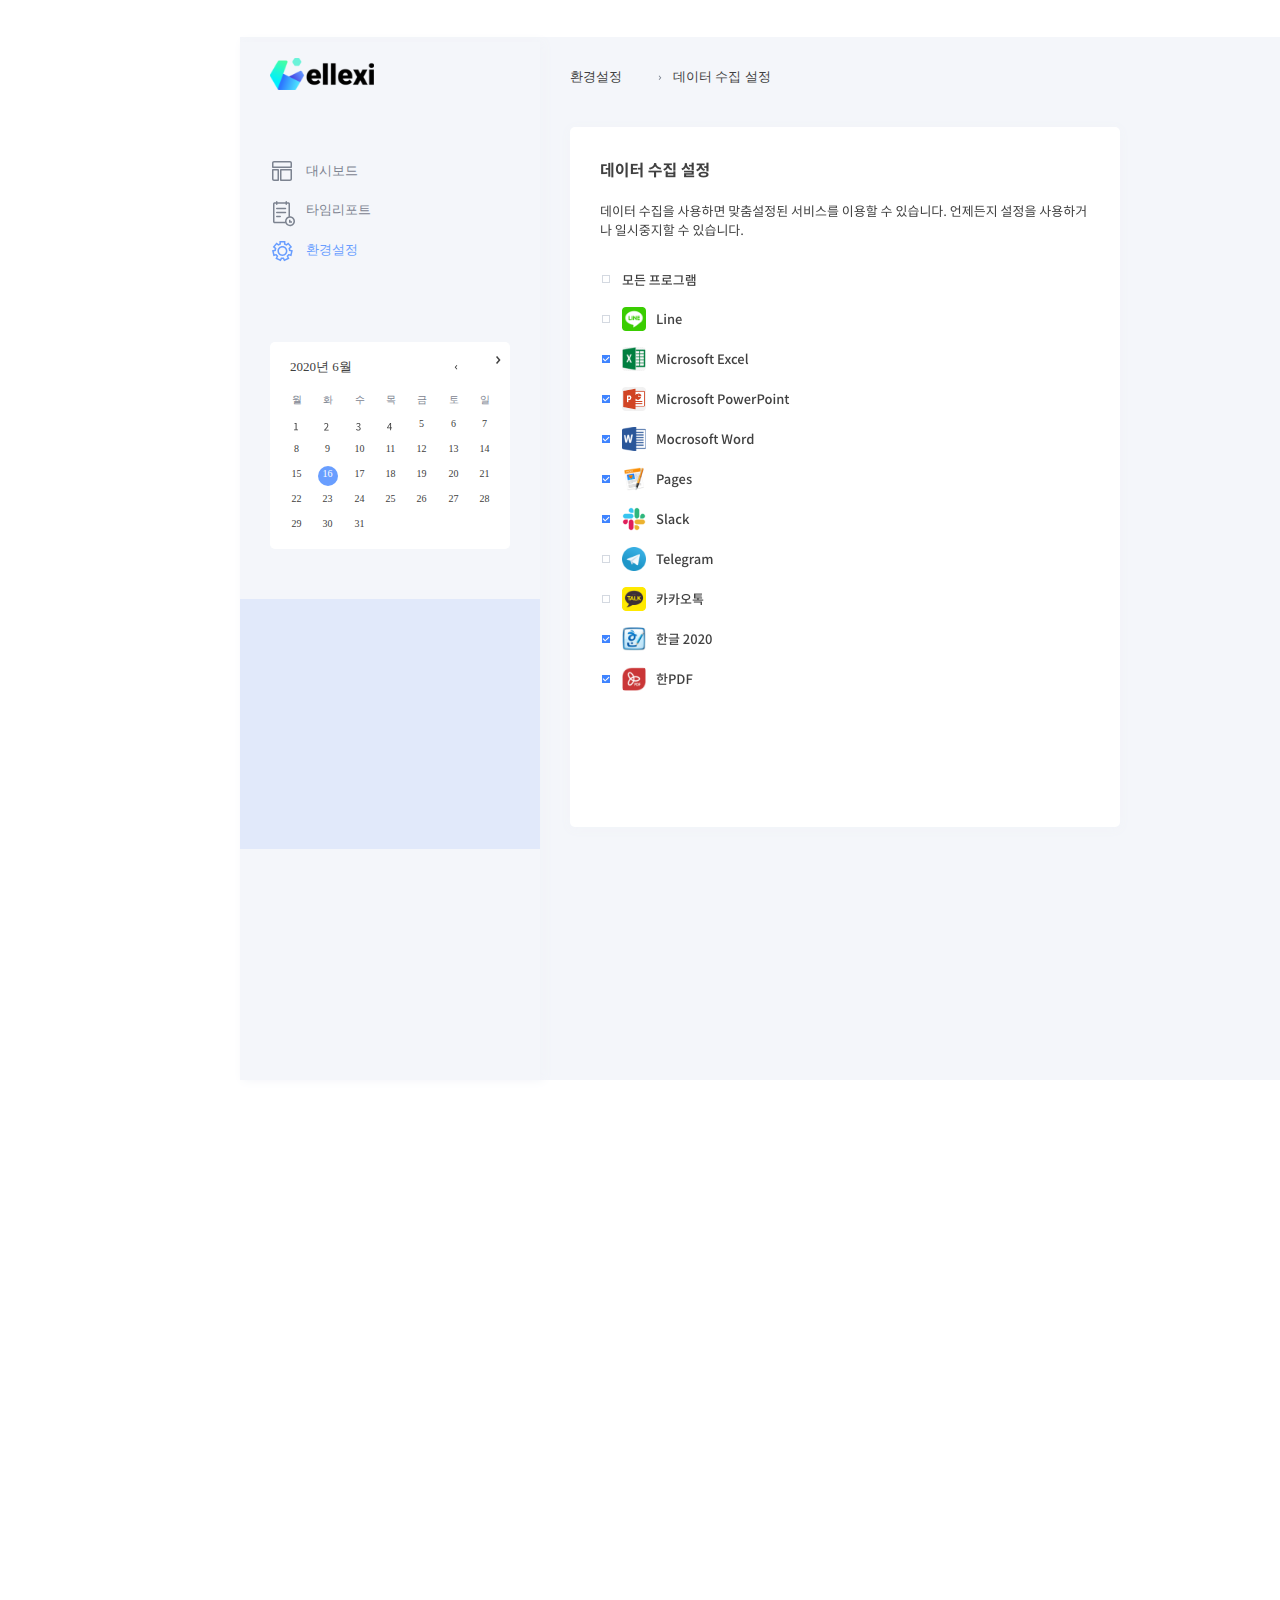
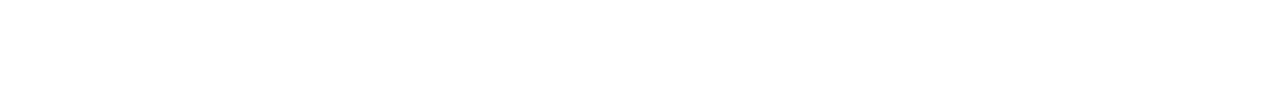
<file: Data.html>
<!DOCTYPE html>
<html>
<head>
<meta charset="utf-8"/>
<meta http-equiv="X-UA-Compatible" content="IE=edge"/>
<meta name="viewport" content="width=device-width, initial-scale=1.0">
<title>Data</title>
<link rel="stylesheet" type="text/css" id="applicationStylesheet" href="Data.css"/>
<script id="applicationScript" type="text/javascript" src="Data.js"></script>
</head>
<body>
<div id="Data">
	<svg class="_5">
		<rect id="_5" rx="0" ry="0" x="0" y="0" width="1410" height="1043">
		</rect>
	</svg>
	<div id="Group_4">
		<svg class="BG">
			<rect id="BG" rx="5" ry="5" x="0" y="0" width="550" height="700">
			</rect>
		</svg>
		<img id="Group_4_" src="Group_4_.png" srcset="Group_4_.png 1x, Group_4_@2x.png 2x">
			
		</svg>
	</div>
	<div id="top" class="top">
		<svg class="Rectangle">
			<rect id="Rectangle" rx="0" ry="0" x="0" y="0" width="1440" height="70">
			</rect>
		</svg>
		<div id="Stacked_Group">
			<div onclick="application.goToTargetView(event)" id="breadcrumb">
				<span>환경설정</span>
			</div>
			<div id="breadcrumb_copy">
				<span>데이터 수집 설정</span>
			</div>
			<div id="icondropdownclose" class="icon_dropdown_close">
				<svg class="Path" viewBox="0 -4.557 7.976 4.557">
					<path id="Path" d="M 3.988093614578247 -1.975616693496704 L 7 -4.5572509765625 L 7.976187229156494 -3.418365955352783 L 3.988093614578247 0 L 0 -3.418365955352783 L 0.9761870503425598 -4.5572509765625 L 3.988093614578247 -1.975616693496704 Z">
					</path>
				</svg>
			</div>
		</div>
	</div>
	<div id="Menusetting" class="Menu_setting">
		<svg class="BG_bb">
			<rect id="BG_bb" rx="0" ry="0" x="0" y="0" width="300" height="1038">
			</rect>
		</svg>
		<div id="iconmenudashboard_s" class="icon_menu_dashboard_s">
			<svg class="Combined_Shape" viewBox="0 0 20 20">
				<path id="Combined_Shape" d="M 18 19.99979972839355 L 9 19.99979972839355 C 8.448649406433105 19.99979972839355 8.000100135803223 19.55125045776367 8.000100135803223 18.99990081787109 L 8.000100135803223 9 C 8.000100135803223 8.448649406433105 8.448649406433105 8.000100135803223 9 8.000100135803223 L 18.99990081787109 8.000100135803223 C 19.55125045776367 8.000100135803223 19.99979972839355 8.448649406433105 19.99979972839355 9 L 19.99979972839355 18 C 19.99979972839355 19.10268974304199 19.10268974304199 19.99979972839355 18 19.99979972839355 Z M 9.500399589538574 9.500399589538574 L 9.500399589538574 18.50040054321289 L 18 18.50040054321289 C 18.27591896057129 18.50040054321289 18.50040054321289 18.27591896057129 18.50040054321289 18 L 18.50040054321289 9.500399589538574 L 9.500399589538574 9.500399589538574 Z M 6.00029993057251 19.99979972839355 L 1.999799847602844 19.99979972839355 C 0.8971098661422729 19.99979972839355 -1.358032193365943e-07 19.10268974304199 -1.358032193365943e-07 18 L -1.358032193365943e-07 9 C -1.358032193365943e-07 8.448649406433105 0.4485498666763306 8.000100135803223 0.9998998641967773 8.000100135803223 L 6.00029993057251 8.000100135803223 C 6.551650047302246 8.000100135803223 7.000199794769287 8.448649406433105 7.000199794769287 9 L 7.000199794769287 18.99990081787109 C 7.000199794769287 19.55125045776367 6.551650047302246 19.99979972839355 6.00029993057251 19.99979972839355 Z M 1.50029981136322 9.500399589538574 L 1.50029981136322 18 C 1.50029981136322 18.27591896057129 1.724369883537292 18.50040054321289 1.999799847602844 18.50040054321289 L 5.499899864196777 18.50040054321289 L 5.499899864196777 9.500399589538574 L 1.50029981136322 9.500399589538574 Z M 18.99990081787109 7.000199794769287 L 0.9998998641967773 7.000199794769287 C 0.4485498666763306 7.000199794769287 -1.358032193365943e-07 6.551650047302246 -1.358032193365943e-07 6.00029993057251 L -1.358032193365943e-07 1.999799847602844 C -1.358032193365943e-07 0.8971098661422729 0.8971098661422729 -1.358032193365943e-07 1.999799847602844 -1.358032193365943e-07 L 18 -1.358032193365943e-07 C 19.10268974304199 -1.358032193365943e-07 19.99979972839355 0.8971098661422729 19.99979972839355 1.999799847602844 L 19.99979972839355 6.00029993057251 C 19.99979972839355 6.551650047302246 19.55125045776367 7.000199794769287 18.99990081787109 7.000199794769287 Z M 1.999799847602844 1.50029981136322 C 1.724369883537292 1.50029981136322 1.50029981136322 1.724369883537292 1.50029981136322 1.999799847602844 L 1.50029981136322 5.499899864196777 L 18.50040054321289 5.499899864196777 L 18.50040054321289 1.999799847602844 C 18.50040054321289 1.724369883537292 18.27591896057129 1.50029981136322 18 1.50029981136322 L 1.999799847602844 1.50029981136322 Z">
				</path>
			</svg>
		</div>
		<img id="Logo" src="Logo.png" srcset="Logo.png 1x, Logo@2x.png 2x">
			
		<div id="iconmenudashboard_s_copy" class="icon_menu_dashboard_s_copy">
			<svg class="Combined_Shape_bg" viewBox="0 0 22 25.25">
				<path id="Combined_Shape_bg" d="M 12.06856918334961 21.07962989807129 C 12.13547515869141 21.48169136047363 12.25124073028564 21.87346076965332 12.41550064086914 22.24800109863281 L 12.41550064086914 22.24979972839355 L 12.41460037231445 22.24979972839355 L 1.700100064277649 22.24979972839355 C 0.7623000144958496 22.24979972839355 0 21.57750129699707 0 20.75040054321289 L 0 2.750400066375732 C 0 1.92330002784729 0.7623000144958496 1.250100016593933 1.700100064277649 1.250100016593933 L 2.99970006942749 1.250100016593933 L 2.99970006942749 0.7497000098228455 C 2.99970006942749 0.3366000056266785 3.336300134658813 0 3.750300168991089 0 C 4.163400173187256 0 4.5 0.3366000056266785 4.5 0.7497000098228455 L 4.5 1.250100016593933 L 12.50010013580322 1.250100016593933 L 12.50010013580322 0.7497000098228455 C 12.50010013580322 0.3366000056266785 12.83670043945312 0 13.24980068206787 0 C 13.66380023956299 0 14.00040054321289 0.3366000056266785 14.00040054321289 0.7497000098228455 L 14.00040054321289 1.250100016593933 L 15.30000019073486 1.250100016593933 C 16.23780059814453 1.250100016593933 17.00010108947754 1.92330002784729 17.00010108947754 2.750400066375732 L 17.00010108947754 15.24960041046143 C 19.75679969787598 15.24960041046143 21.99960136413574 17.49240112304688 21.99960136413574 20.25 C 21.99960136413574 23.00670051574707 19.75679969787598 25.2495002746582 17.00010108947754 25.2495002746582 C 14.5250940322876 25.2495002746582 12.46485042572021 23.4429988861084 12.06856918334961 21.07962989807129 Z M 13.5 20.25 C 13.5 22.17959976196289 15.07050037384033 23.74920082092285 17.00010108947754 23.74920082092285 C 18.92970085144043 23.74920082092285 20.49930000305176 22.17959976196289 20.49930000305176 20.25 C 20.49930000305176 18.32040023803711 18.92970085144043 16.74990081787109 17.00010108947754 16.74990081787109 C 15.07050037384033 16.74990081787109 13.5 18.32040023803711 13.5 20.25 Z M 12.06411552429199 21.05233573913574 C 12.06307220458984 21.04589462280273 12.0620698928833 21.03958320617676 12.06105136871338 21.03313446044922 C 12.06205558776855 21.03954124450684 12.06308650970459 21.04593276977539 12.06411552429199 21.05233573913574 Z M 1.500300049781799 3.110399961471558 L 1.500300049781799 20.39039993286133 C 1.500300049781799 20.58930015563965 1.684800028800964 20.75040054321289 1.91159999370575 20.75040054321289 L 12.02460289001465 20.75040054321289 C 12.00815677642822 20.58572959899902 11.99970054626465 20.41893005371094 11.99970054626465 20.25 C 11.99970054626465 17.66862106323242 13.96492195129395 15.53841781616211 16.47810363769531 15.27669429779053 C 16.1461181640625 15.31085586547852 15.81860637664795 15.37839317321777 15.49980068206787 15.47910022735596 L 15.49980068206787 3.110399961471558 C 15.49980068206787 2.911499977111816 15.31529998779297 2.750400066375732 15.08850002288818 2.750400066375732 L 14.00040054321289 2.750400066375732 L 14.00040054321289 3.249900102615356 C 14.00040054321289 3.663000106811523 13.66380023956299 3.999600172042847 13.24980068206787 3.999600172042847 C 12.83670043945312 3.999600172042847 12.50010013580322 3.663000106811523 12.50010013580322 3.249900102615356 L 12.50010013580322 2.750400066375732 L 4.5 2.750400066375732 L 4.5 3.249900102615356 C 4.5 3.663000106811523 4.163400173187256 3.999600172042847 3.750300168991089 3.999600172042847 C 3.336300134658813 3.999600172042847 2.99970006942749 3.663000106811523 2.99970006942749 3.249900102615356 L 2.99970006942749 2.750400066375732 L 1.91159999370575 2.750400066375732 C 1.684800028800964 2.750400066375732 1.500300049781799 2.911499977111816 1.500300049781799 3.110399961471558 Z M 16.51105690002441 15.27340316772461 C 16.51417541503906 15.27309989929199 16.5175895690918 15.272780418396 16.52071189880371 15.27248191833496 C 16.51749420166016 15.27278518676758 16.51427268981934 15.27309417724609 16.51105690002441 15.27340316772461 Z M 15.99930000305176 21.7494010925293 L 15.99930000305176 18.74970054626465 L 17.49960136413574 18.74970054626465 L 17.49960136413574 20.25 L 18.99990081787109 20.25 L 18.99990081787109 21.7494010925293 L 15.99930000305176 21.7494010925293 Z M 3.750300168991089 16.25040054321289 C 3.336300134658813 16.25040054321289 2.99970006942749 15.91380023956299 2.99970006942749 15.49980068206787 C 2.99970006942749 15.08670043945312 3.336300134658813 14.75010013580322 3.750300168991089 14.75010013580322 L 7.250400066375732 14.75010013580322 C 7.663500308990479 14.75010013580322 8.000100135803223 15.08670043945312 8.000100135803223 15.49980068206787 C 8.000100135803223 15.91380023956299 7.663500308990479 16.25040054321289 7.250400066375732 16.25040054321289 L 3.750300168991089 16.25040054321289 Z M 3.750300168991089 12.24989986419678 C 3.336300134658813 12.24989986419678 2.99970006942749 11.91330051422119 2.99970006942749 11.50020027160645 C 2.99970006942749 11.08620071411133 3.336300134658813 10.74960041046143 3.750300168991089 10.74960041046143 L 12.50010013580322 10.74960041046143 C 12.91320037841797 10.74960041046143 13.24980068206787 11.08620071411133 13.24980068206787 11.50020027160645 C 13.24980068206787 11.91330051422119 12.91320037841797 12.24989986419678 12.50010013580322 12.24989986419678 L 3.750300168991089 12.24989986419678 Z M 3.750300168991089 8.250300407409668 C 3.336300134658813 8.250300407409668 2.99970006942749 7.913700103759766 2.99970006942749 7.49970006942749 C 2.99970006942749 7.086600303649902 3.336300134658813 6.75 3.750300168991089 6.75 L 12.50010013580322 6.75 C 12.91320037841797 6.75 13.24980068206787 7.086600303649902 13.24980068206787 7.49970006942749 C 13.24980068206787 7.913700103759766 12.91320037841797 8.250300407409668 12.50010013580322 8.250300407409668 L 3.750300168991089 8.250300407409668 Z">
				</path>
			</svg>
		</div>
		<div id="iconmenudashboard_s_copy_2" class="icon_menu_dashboard_s_copy_2">
			<svg class="Combined_Shape_bi" viewBox="0 0 20.846 20.321">
				<path id="Combined_Shape_bi" d="M 8.770500183105469 20.32110023498535 L 3.378600120544434 17.69040107727051 L 4.504499912261963 15.38280010223389 C 4.271399974822998 15.12630081176758 4.054500102996826 14.85360050201416 3.859200000762939 14.57460021972656 L 1.350000023841858 15.15330028533936 L 0 9.306900024414062 L 2.524500131607056 8.722800254821777 C 2.579400062561035 8.382599830627441 2.655900001525879 8.046000480651855 2.751300096511841 7.724699974060059 L 0.7263000011444092 6.084900379180908 L 4.501800060272217 1.422000050544739 L 6.4899001121521 3.032099962234497 C 6.794100284576416 2.860200166702271 7.108200073242188 2.709000110626221 7.423200130462646 2.581200122833252 L 7.423200130462646 0 L 13.42260074615479 0 L 13.42440032958984 2.58210015296936 C 13.73760032653809 2.709000110626221 14.05170059204102 2.860200166702271 14.35590076446533 3.032099962234497 L 16.3439998626709 1.422000050544739 L 20.1195011138916 6.084900379180908 L 18.0944995880127 7.724699974060059 C 18.19260025024414 8.055000305175781 18.26910018920898 8.391600608825684 18.3213005065918 8.722800254821777 L 20.84580039978027 9.306900024414062 L 19.49670028686523 15.15330028533936 L 16.98750114440918 14.57369995117188 C 16.7903995513916 14.85540008544922 16.57349967956543 15.12720012664795 16.34220123291016 15.38190078735352 L 17.46720123291016 17.69040107727051 L 12.0753002166748 20.32019996643066 L 10.9350004196167 17.98380088806152 C 10.76310062408447 17.99460029602051 10.59119987487793 18 10.42290019989014 18 C 10.2519006729126 18 10.07999992370605 17.99460029602051 9.911700248718262 17.98380088806152 L 8.771400451660156 20.32019996643066 L 8.771400451660156 20.32110023498535 Z M 12.76469993591309 18.31500053405762 L 15.46200084686279 16.99920082092285 L 14.54760074615479 15.12540054321289 L 15.23250007629395 14.3730001449585 C 15.42240047454834 14.16420078277588 15.59880065917969 13.94280052185059 15.75720024108887 13.71510028839111 L 16.33769989013672 12.88440036773682 L 18.37260055541992 13.35420036315918 L 19.04759979248047 10.430100440979 L 17.00010108947754 9.956700325012207 L 16.84080123901367 8.960400581359863 C 16.79759979248047 8.691300392150879 16.73550033569336 8.419500350952148 16.65629959106445 8.150400161743164 L 16.37190055847168 7.190100193023682 L 18.00990104675293 5.863500118255615 L 16.12260055541992 3.531599998474121 L 14.50620079040527 4.840199947357178 L 13.61700057983398 4.337100028991699 C 13.37400054931641 4.200300216674805 13.12020015716553 4.077000141143799 12.86100006103516 3.972599983215332 L 11.92409992218018 3.592800140380859 L 11.9232006072998 1.500300049781799 L 8.922599792480469 1.500300049781799 L 8.923500061035156 3.592800140380859 L 7.985700130462646 3.971700191497803 C 7.726500034332275 4.077000141143799 7.471800327301025 4.200300216674805 7.228800296783447 4.338000297546387 L 6.339600086212158 4.840199947357178 L 4.724100112915039 3.531599998474121 L 2.835900068283081 5.863500118255615 L 4.473900318145752 7.190100193023682 L 4.189500331878662 8.151300430297852 C 4.110300064086914 8.418600082397461 4.048200130462646 8.691300392150879 4.005000114440918 8.960400581359863 L 3.845700025558472 9.956700325012207 L 1.799100041389465 10.430100440979 L 2.474100112915039 13.35510063171387 L 4.509000301361084 12.8853006362915 L 4.509900093078613 12.8853006362915 L 5.089499950408936 13.7160005569458 C 5.248800277709961 13.94550037384033 5.42519998550415 14.16600036621094 5.614200115203857 14.3730001449585 L 6.299099922180176 15.12630081176758 L 5.384700298309326 17.00010108947754 L 8.081100463867188 18.31500053405762 L 9.003600120544434 16.4232006072998 L 10.00619983673096 16.48710060119629 C 10.14840030670166 16.49520111083984 10.28880023956299 16.49970054626465 10.42290019989014 16.49970054626465 C 10.55700016021729 16.49970054626465 10.69740009307861 16.49520111083984 10.84049987792969 16.48710060119629 L 11.84130001068115 16.4232006072998 L 12.76469993591309 18.31500053405762 Z M 5.423399925231934 10.00080013275146 C 5.423399925231934 7.243200302124023 7.666200160980225 5.000400066375732 10.42380046844482 5.000400066375732 C 13.18050003051758 5.000400066375732 15.42330074310303 7.243200302124023 15.42330074310303 10.00080013275146 C 15.42330074310303 12.75750064849854 13.18050003051758 15.00030040740967 10.42380046844482 15.00030040740967 C 7.666200160980225 15.00030040740967 5.423399925231934 12.75750064849854 5.423399925231934 10.00080013275146 Z M 6.923700332641602 10.00080013275146 C 6.923700332641602 11.92950057983398 8.493300437927246 13.5 10.42380046844482 13.5 C 12.35249996185303 13.5 13.92300033569336 11.92950057983398 13.92300033569336 10.00080013275146 C 13.92300033569336 8.070300102233887 12.35249996185303 6.500699996948242 10.42380046844482 6.500699996948242 C 8.493300437927246 6.500699996948242 6.923700332641602 8.070300102233887 6.923700332641602 10.00080013275146 Z">
				</path>
			</svg>
		</div>
		<div id="Group">
			<svg class="Rectangle_Copy_26">
				<rect id="Rectangle_Copy_26" rx="0" ry="0" x="0" y="0" width="300" height="250">
				</rect>
			</svg>
			<div id="">
				<span>광고</span>
			</div>
		</div>
		<div id="menucalandar0616" class="menu_calandar_0616">
			<div id="Group_13">
				<svg class="Rectangle_bo">
					<rect id="Rectangle_bo" rx="5" ry="5" x="0" y="0" width="240" height="207">
					</rect>
				</svg>
				<svg class="Oval">
					<ellipse id="Oval" rx="10" ry="10" cx="10" cy="10">
					</ellipse>
				</svg>
				<div id="iconpointer_copy_3" class="icon_pointer_copy_3">
					<svg class="Path_br" viewBox="0 -4.557 7.976 4.557">
						<path id="Path_br" d="M 3.988093614578247 -1.975616693496704 L 7 -4.5572509765625 L 7.976187229156494 -3.418365955352783 L 3.988093614578247 0 L 0 -3.418365955352783 L 0.9761870503425598 -4.5572509765625 L 3.988093614578247 -1.975616693496704 Z">
						</path>
					</svg>
				</div>
				<div id="iconpointer_copy_3_bs" class="icon_pointer_copy_3">
					<svg class="Path_bt" viewBox="0 0 7.976 4.557">
						<path id="Path_bt" d="M 3.988093376159668 1.975616693496704 L 6.999999523162842 4.5572509765625 L 7.976186752319336 3.418365955352783 L 3.988093376159668 0 L 0 3.418365955352783 L 0.976186990737915 4.5572509765625 L 3.988093376159668 1.975616693496704 Z">
						</path>
					</svg>
				</div>
				<div id="ID2020_6">
					<span>2020년 6월</span>
				</div>
				<div id="_bv">
					<span>월</span>
				</div>
				<svg class="ID1" viewBox="0 0 4.02 7.33">
					<path id="ID1" d="M 0 7.329999923706055 L 0 6.570000171661377 L 1.629999995231628 6.570000171661377 L 1.629999995231628 1.100000023841858 L 0.3300000131130219 1.100000023841858 L 0.3300000131130219 0.5199999809265137 C 0.9800000190734863 0.4000000059604645 1.450000047683716 0.2300000041723251 1.850000023841858 0 L 2.549999952316284 0 L 2.549999952316284 6.570000171661377 L 4.019999980926514 6.570000171661377 L 4.019999980926514 7.329999923706055 L 0 7.329999923706055 Z">
					</path>
				</svg>
				<div id="ID8">
					<span>8</span>
				</div>
				<div id="ID15">
					<span>15</span>
				</div>
				<div id="ID22">
					<span>22</span>
				</div>
				<div id="ID29">
					<span>29</span>
				</div>
				<div id="_b">
					<span>화</span>
				</div>
				<svg class="ID2" viewBox="0 0 4.65 7.47">
					<path id="ID2" d="M 0.03999999910593033 7.46999979019165 L 0.03999999910593033 6.929999828338623 C 2.339999914169312 4.920000076293945 3.400000095367432 3.460000038146973 3.400000095367432 2.200000047683716 C 3.400000095367432 1.360000014305115 2.960000038146973 0.75 2.049999952316284 0.75 C 1.450000047683716 0.75 0.9300000071525574 1.120000004768372 0.5299999713897705 1.600000023841858 L 0 1.080000042915344 C 0.6000000238418579 0.4300000071525574 1.230000019073486 0 2.160000085830688 0 C 3.470000028610229 0 4.289999961853027 0.8600000143051147 4.289999961853027 2.170000076293945 C 4.289999961853027 3.630000114440918 3.140000104904175 5.119999885559082 1.419999957084656 6.75 C 1.799999952316284 6.71999979019165 2.25 6.679999828338623 2.619999885559082 6.679999828338623 L 4.650000095367432 6.679999828338623 L 4.650000095367432 7.46999979019165 L 0.03999999910593033 7.46999979019165 Z">
					</path>
				</svg>
				<div id="ID9">
					<span>9</span>
				</div>
				<div id="ID16">
					<span>16</span>
				</div>
				<div id="ID23">
					<span>23</span>
				</div>
				<div id="ID30">
					<span>30</span>
				</div>
				<div id="_ca">
					<span>수</span>
				</div>
				<svg class="ID3" viewBox="0 0 4.7 7.6">
					<path id="ID3" d="M 2.349999904632568 7.599999904632568 C 1.200000047683716 7.599999904632568 0.4799999892711639 7.119999885559082 0 6.599999904632568 L 0.4600000083446503 6 C 0.8899999856948853 6.449999809265137 1.450000047683716 6.840000152587891 2.279999971389771 6.840000152587891 C 3.150000095367432 6.840000152587891 3.769999980926514 6.320000171661377 3.769999980926514 5.480000019073486 C 3.769999980926514 4.599999904632568 3.180000066757202 4.010000228881836 1.490000009536743 4.010000228881836 L 1.490000009536743 3.309999942779541 C 3 3.309999942779541 3.519999980926514 2.700000047683716 3.519999980926514 1.909999966621399 C 3.519999980926514 1.200000047683716 3.039999961853027 0.75 2.279999971389771 0.7300000190734863 C 1.690000057220459 0.75 1.169999957084656 1.049999952316284 0.7599999904632568 1.460000038146973 L 0.2700000107288361 0.8799999952316284 C 0.8199999928474426 0.3700000047683716 1.470000028610229 0 2.319999933242798 0 C 3.549999952316284 0 4.449999809265137 0.6600000262260437 4.449999809265137 1.840000033378601 C 4.449999809265137 2.730000019073486 3.920000076293945 3.319999933242798 3.140000104904175 3.609999895095825 L 3.140000104904175 3.650000095367432 C 4.010000228881836 3.849999904632568 4.699999809265137 4.510000228881836 4.699999809265137 5.510000228881836 C 4.699999809265137 6.820000171661377 3.650000095367432 7.599999904632568 2.349999904632568 7.599999904632568 Z">
					</path>
				</svg>
				<div id="ID10">
					<span>10</span>
				</div>
				<div id="ID17">
					<span>17</span>
				</div>
				<div id="ID24">
					<span>24</span>
				</div>
				<div id="ID31">
					<span>31</span>
				</div>
				<div id="_cd">
					<span>목</span>
				</div>
				<svg class="ID4" viewBox="0 0 5.03 7.33">
					<path id="ID4" d="M 4.059900283813477 7.329599857330322 L 4.058900356292725 7.329599857330322 L 3.189600229263306 7.329599857330322 L 3.189600229263306 5.309999942779541 L 1.728057839045505e-07 5.309999942779541 L 1.728057839045505e-07 4.709700107574463 L 3.050100088119507 9.315490956396388e-08 L 4.059900283813477 9.315490956396388e-08 L 4.059900283813477 4.580100059509277 L 5.030100345611572 4.580100059509277 L 5.030100345611572 5.309999942779541 L 4.059900283813477 5.309999942779541 L 4.059900283813477 7.32859992980957 L 4.059900283813477 7.329599857330322 Z M 3.210310220718384 0.9998900890350342 C 3.05033016204834 1.319850087165833 2.862720251083374 1.66303014755249 2.619900226593018 2.079900026321411 L 0.950400173664093 4.580100059509277 L 3.189600229263306 4.580100059509277 L 3.189600229263306 2.330100059509277 C 3.189600229263306 2.056320190429688 3.212630271911621 1.65612006187439 3.232950210571289 1.303020119667053 L 3.233510255813599 1.293300151824951 C 3.239570140838623 1.187820076942444 3.245300054550171 1.088170051574707 3.249900102615356 0.9999001026153564 L 3.210305213928223 0.9999001026153564 L 3.210310220718384 0.9998900890350342 Z">
					</path>
				</svg>
				<div id="ID11">
					<span>11</span>
				</div>
				<div id="ID18">
					<span>18</span>
				</div>
				<div id="ID25">
					<span>25</span>
				</div>
				<div id="_ci">
					<span>금</span>
				</div>
				<div id="ID5">
					<span>5</span>
				</div>
				<div id="ID12">
					<span>12</span>
				</div>
				<div id="ID19">
					<span>19</span>
				</div>
				<div id="ID26">
					<span>26</span>
				</div>
				<div id="_cn">
					<span>토</span>
				</div>
				<div id="ID6">
					<span>6</span>
				</div>
				<div id="ID13">
					<span>13</span>
				</div>
				<div id="ID20">
					<span>20</span>
				</div>
				<div id="ID27">
					<span>27</span>
				</div>
				<div id="_cs">
					<span>일</span>
				</div>
				<div id="ID7">
					<span>7</span>
				</div>
				<div id="ID14">
					<span>14</span>
				</div>
				<div id="ID21">
					<span>21</span>
				</div>
				<div id="ID28">
					<span>28</span>
				</div>
			</div>
		</div>
		<div onclick="application.goToTargetView(event)" id="_cx">
			<span>대시보드</span>
		</div>
		<div onclick="application.goToTargetView(event)" id="_cy">
			<span>타임리포트</span>
		</div>
		<div onclick="application.goToTargetView(event)" id="_copy">
			<span>환경설정</span>
		</div>
	</div>
</div>
</body>
</html>
</file>
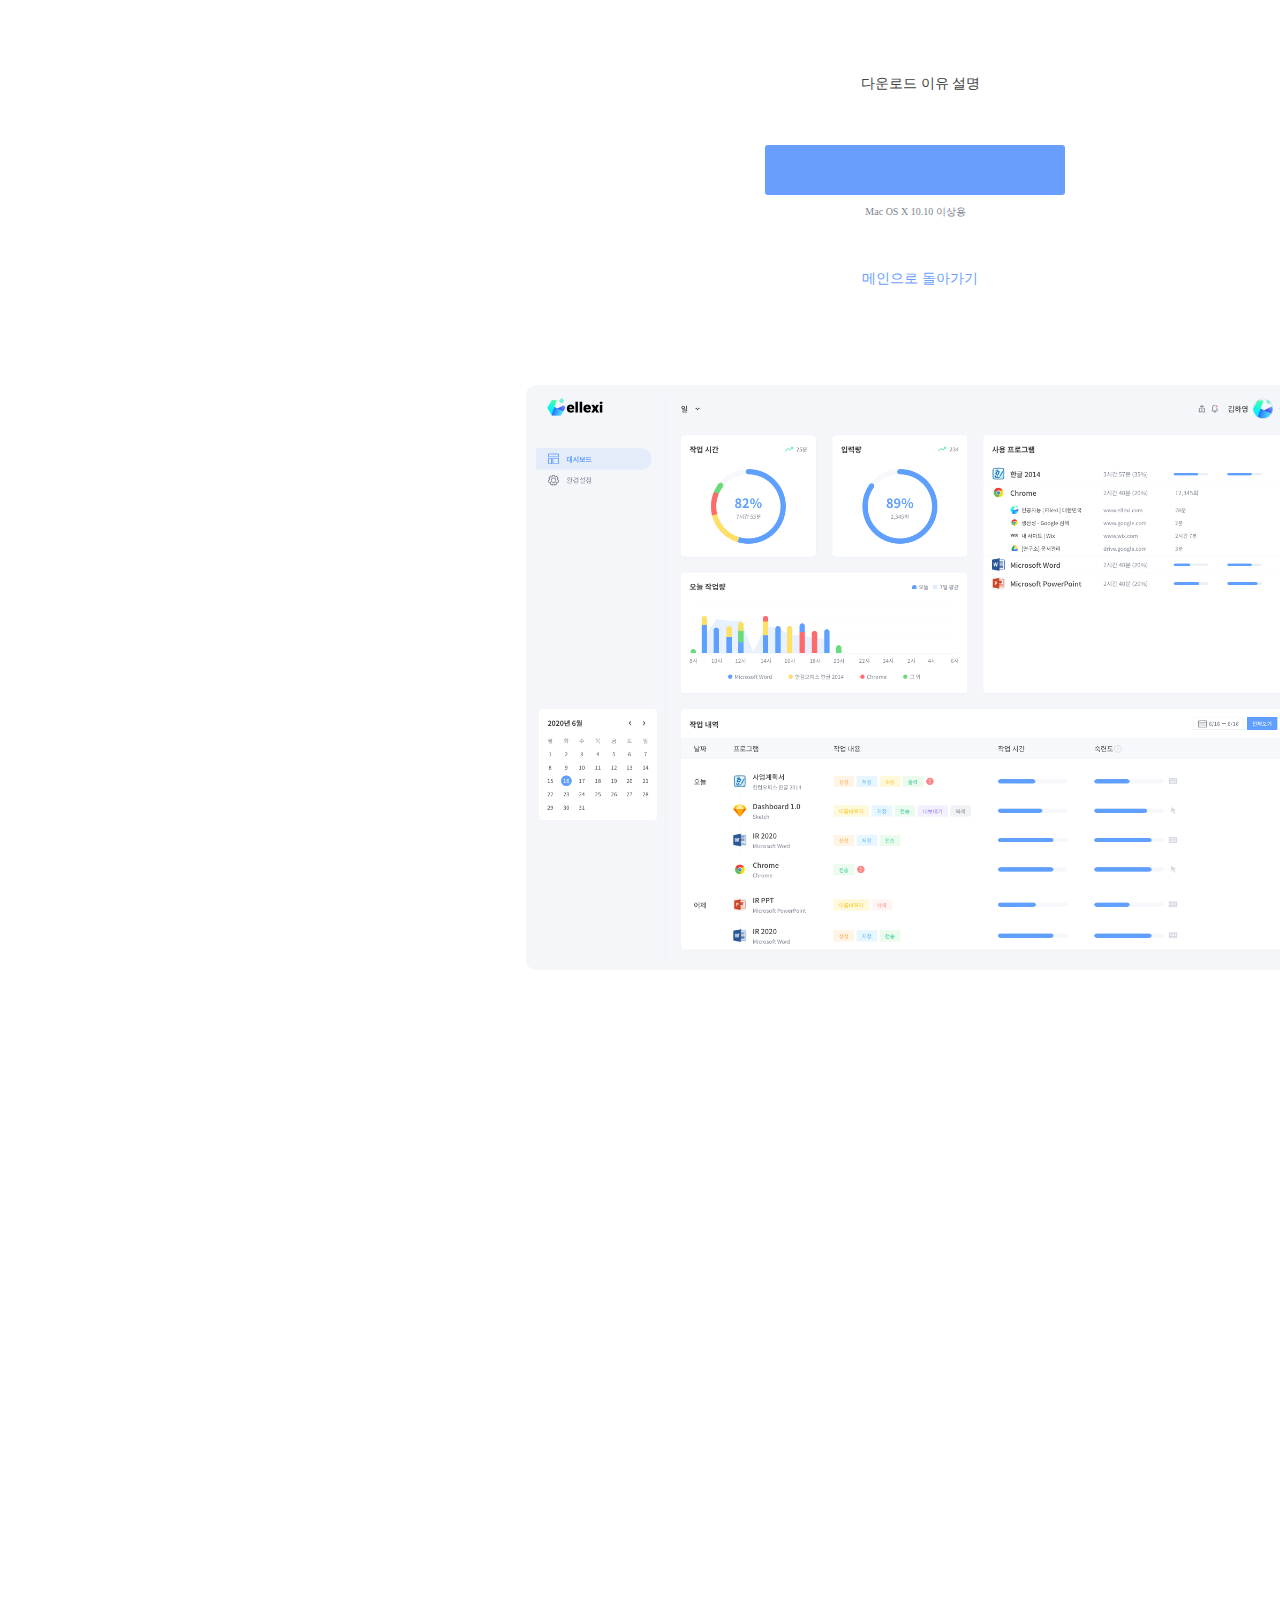
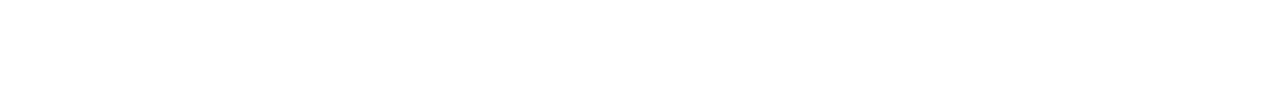
<file: Down_1.html>
<!DOCTYPE html>
<html>
<head>
<meta charset="utf-8"/>
<meta http-equiv="X-UA-Compatible" content="IE=edge"/>
<meta name="viewport" content="width=device-width, initial-scale=1.0">
<title>Down 1</title>
<link rel="stylesheet" type="text/css" id="applicationStylesheet" href="Down_1.css"/>
<script id="applicationScript" type="text/javascript" src="Down_1.js"></script>
</head>
<body>
<div id="Down_1">
	<div id="Group_2">
		<img id="_" src="_.png" srcset="_.png 1x, _@2x.png 2x">
			
		<svg class="Rectangle">
			<rect id="Rectangle" rx="5" ry="5" x="0" y="0" width="771" height="575">
			</rect>
		</svg>
	</div>
	<div id="__">
		<span>다운로드 이유 설명</span>
	</div>
	<div id="buttonmedium" class="button_medium">
		<svg class="Rectangle_Copy_2">
			<rect id="Rectangle_Copy_2" rx="3" ry="3" x="0" y="0" width="300" height="50">
			</rect>
		</svg>
		<div id="">
			<span>다운로드</span>
		</div>
	</div>
	<div id="Mac_OS_X_1010_">
		<span>Mac OS X 10.10 이상용</span>
	</div>
	<div onclick="application.goToTargetView(event)" id="__ba">
		<span>메인으로 돌아가기</span>
	</div>
</div>
</body>
</html>
</file>
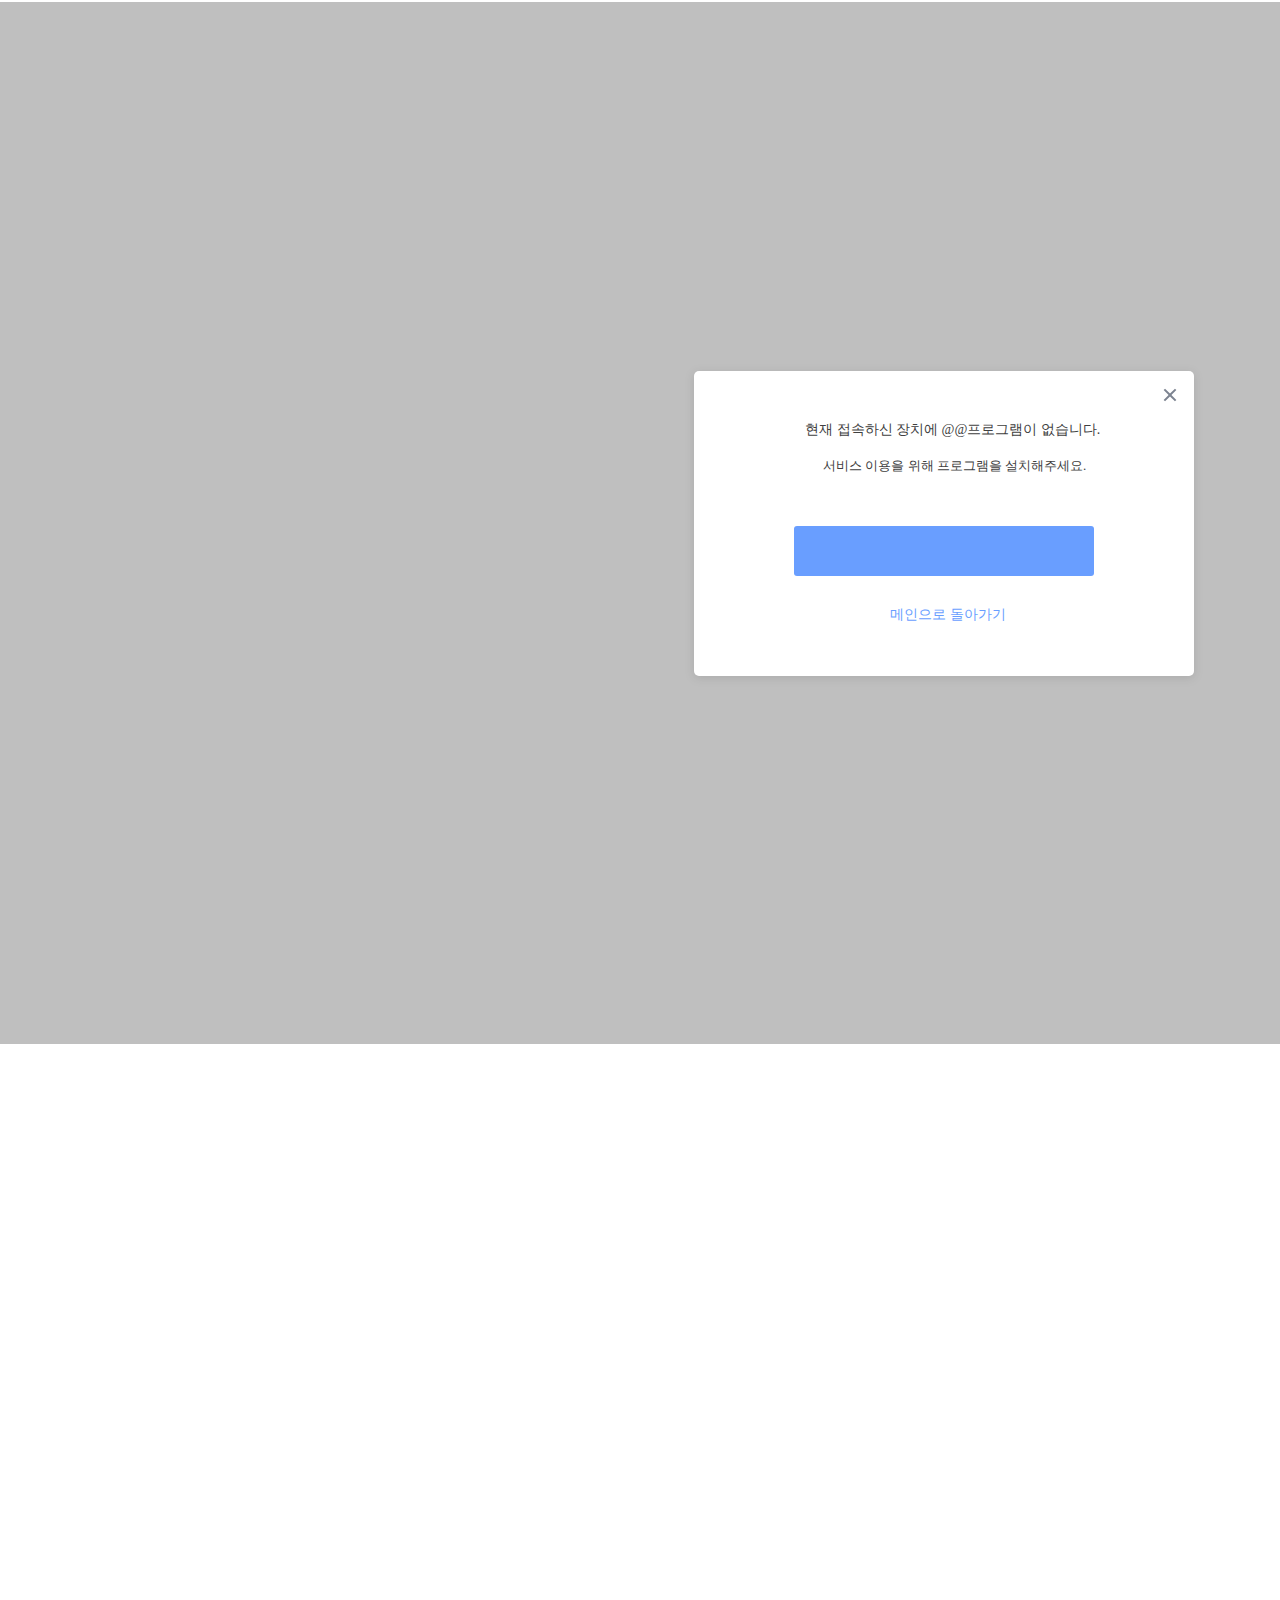
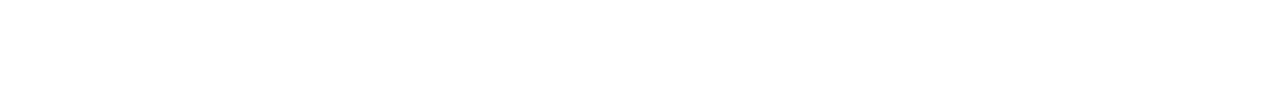
<file: Down_2.html>
<!DOCTYPE html>
<html>
<head>
<meta charset="utf-8"/>
<meta http-equiv="X-UA-Compatible" content="IE=edge"/>
<meta name="viewport" content="width=device-width, initial-scale=1.0">
<title>Down 2</title>
<link rel="stylesheet" type="text/css" id="applicationStylesheet" href="Down_2.css"/>
<script id="applicationScript" type="text/javascript" src="Down_2.js"></script>
</head>
<body>
<div id="Down_2">
	<svg class="Rectangle">
		<rect id="Rectangle" rx="0" ry="0" x="0" y="0" width="1920" height="1042">
		</rect>
	</svg>
	<div id="Group">
		<svg class="BG">
			<rect id="BG" rx="5" ry="5" x="0" y="0" width="500" height="305">
			</rect>
		</svg>
		<div id="_">
			<span>메인으로 돌아가기</span>
		</div>
		<div id="iconx" class="icon_x">
			<svg class="Combined_Shape" viewBox="0 0 16 16">
				<path id="Combined_Shape" d="M 7.000200271606445 16.00020027160645 L 7.000200271606445 9 L 0 9 L 0 7.000200271606445 L 7.000200271606445 7.000200271606445 L 7.000200271606445 0 L 9 0 L 9 7.000200271606445 L 16.00020027160645 7.000200271606445 L 16.00020027160645 9 L 9 9 L 9 16.00020027160645 L 7.000200271606445 16.00020027160645 Z">
				</path>
			</svg>
		</div>
		<div id="buttonmedium" class="button_medium">
			<svg class="Rectangle_Copy_2">
				<rect id="Rectangle_Copy_2" rx="3" ry="3" x="0" y="0" width="300" height="50">
				</rect>
			</svg>
			<div id="">
				<span>다운로드</span>
			</div>
		</div>
		<div id="___">
			<span>현재 접속하신 장치에 @@프로그램이 없습니다.</span>
		</div>
		<div id="____">
			<span>서비스 이용을 위해 프로그램을 설치해주세요.</span>
		</div>
	</div>
</div>
</body>
</html>
</file>
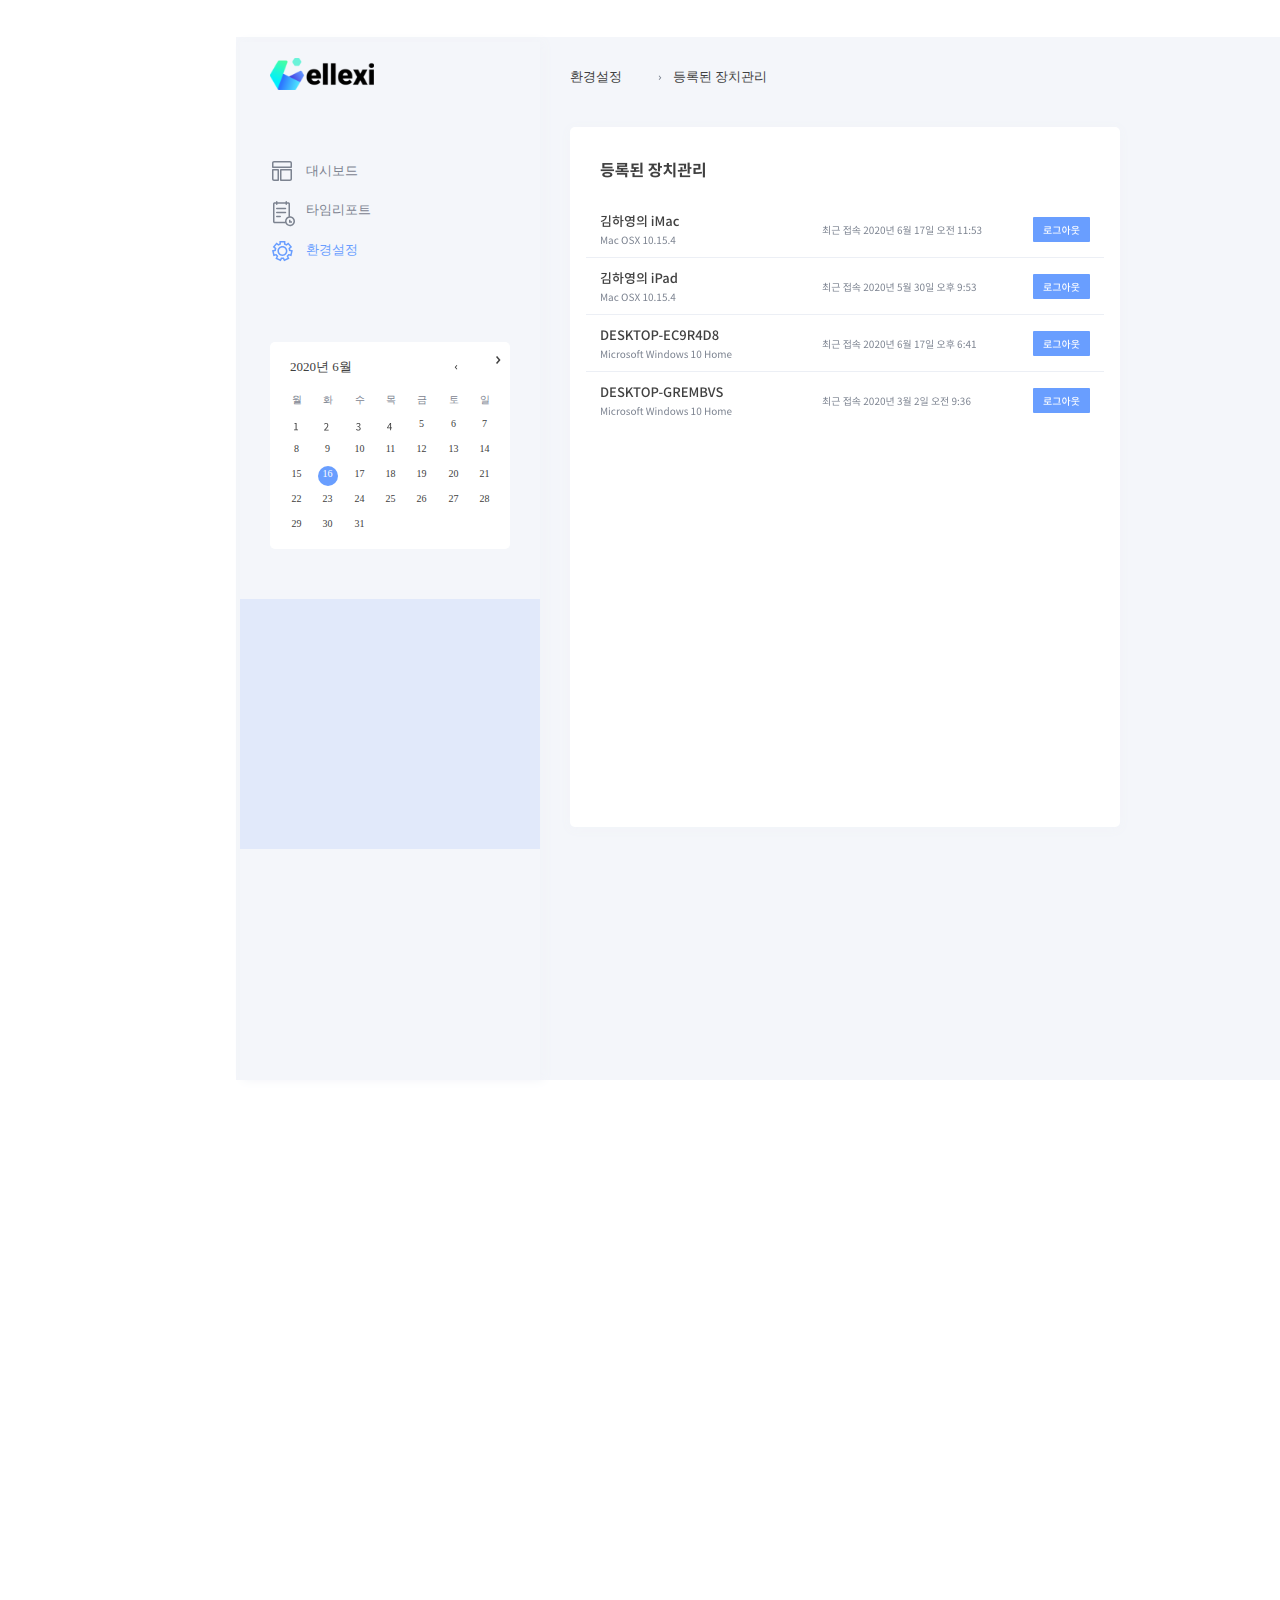
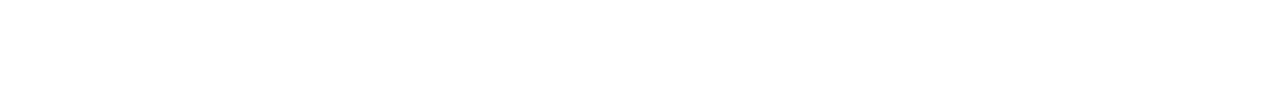
<file: DV.html>
<!DOCTYPE html>
<html>
<head>
<meta charset="utf-8"/>
<meta http-equiv="X-UA-Compatible" content="IE=edge"/>
<meta name="viewport" content="width=device-width, initial-scale=1.0">
<title>DV</title>
<link rel="stylesheet" type="text/css" id="applicationStylesheet" href="DV.css"/>
<script id="applicationScript" type="text/javascript" src="DV.js"></script>
</head>
<body>
<div id="DV">
	<svg class="_4">
		<rect id="_4" rx="0" ry="0" x="0" y="0" width="1410" height="1043">
		</rect>
	</svg>
	<div id="Group_41">
		<svg class="BG">
			<rect id="BG" rx="5" ry="5" x="0" y="0" width="550" height="700">
			</rect>
		</svg>
		<img id="Group_41_" src="Group_41_.png" srcset="Group_41_.png 1x, Group_41_@2x.png 2x">
			
		</svg>
	</div>
	<div id="top" class="top">
		<svg class="Rectangle">
			<rect id="Rectangle" rx="0" ry="0" x="0" y="0" width="1440" height="70">
			</rect>
		</svg>
		<div id="Stacked_Group">
			<div onclick="application.goToTargetView(event)" id="breadcrumb">
				<span>환경설정</span>
			</div>
			<div id="breadcrumb_copy">
				<span>등록된 장치관리</span>
			</div>
			<div id="icondropdownclose" class="icon_dropdown_close">
				<svg class="Path" viewBox="0 -4.557 7.976 4.557">
					<path id="Path" d="M 3.988093614578247 -1.975616693496704 L 7 -4.5572509765625 L 7.976187229156494 -3.418365955352783 L 3.988093614578247 0 L 0 -3.418365955352783 L 0.9761870503425598 -4.5572509765625 L 3.988093614578247 -1.975616693496704 Z">
					</path>
				</svg>
			</div>
		</div>
	</div>
	<div id="Menusetting" class="Menu_setting">
		<svg class="BG_bb">
			<rect id="BG_bb" rx="0" ry="0" x="0" y="0" width="300" height="1038">
			</rect>
		</svg>
		<div id="iconmenudashboard_s" class="icon_menu_dashboard_s">
			<svg class="Combined_Shape" viewBox="0 0 20 20">
				<path id="Combined_Shape" d="M 18 19.99979972839355 L 9 19.99979972839355 C 8.448649406433105 19.99979972839355 8.000100135803223 19.55125045776367 8.000100135803223 18.99990081787109 L 8.000100135803223 9 C 8.000100135803223 8.448649406433105 8.448649406433105 8.000100135803223 9 8.000100135803223 L 18.99990081787109 8.000100135803223 C 19.55125045776367 8.000100135803223 19.99979972839355 8.448649406433105 19.99979972839355 9 L 19.99979972839355 18 C 19.99979972839355 19.10268974304199 19.10268974304199 19.99979972839355 18 19.99979972839355 Z M 9.500399589538574 9.500399589538574 L 9.500399589538574 18.50040054321289 L 18 18.50040054321289 C 18.27591896057129 18.50040054321289 18.50040054321289 18.27591896057129 18.50040054321289 18 L 18.50040054321289 9.500399589538574 L 9.500399589538574 9.500399589538574 Z M 6.00029993057251 19.99979972839355 L 1.999799847602844 19.99979972839355 C 0.8971098661422729 19.99979972839355 -1.358032193365943e-07 19.10268974304199 -1.358032193365943e-07 18 L -1.358032193365943e-07 9 C -1.358032193365943e-07 8.448649406433105 0.4485498666763306 8.000100135803223 0.9998998641967773 8.000100135803223 L 6.00029993057251 8.000100135803223 C 6.551650047302246 8.000100135803223 7.000199794769287 8.448649406433105 7.000199794769287 9 L 7.000199794769287 18.99990081787109 C 7.000199794769287 19.55125045776367 6.551650047302246 19.99979972839355 6.00029993057251 19.99979972839355 Z M 1.50029981136322 9.500399589538574 L 1.50029981136322 18 C 1.50029981136322 18.27591896057129 1.724369883537292 18.50040054321289 1.999799847602844 18.50040054321289 L 5.499899864196777 18.50040054321289 L 5.499899864196777 9.500399589538574 L 1.50029981136322 9.500399589538574 Z M 18.99990081787109 7.000199794769287 L 0.9998998641967773 7.000199794769287 C 0.4485498666763306 7.000199794769287 -1.358032193365943e-07 6.551650047302246 -1.358032193365943e-07 6.00029993057251 L -1.358032193365943e-07 1.999799847602844 C -1.358032193365943e-07 0.8971098661422729 0.8971098661422729 -1.358032193365943e-07 1.999799847602844 -1.358032193365943e-07 L 18 -1.358032193365943e-07 C 19.10268974304199 -1.358032193365943e-07 19.99979972839355 0.8971098661422729 19.99979972839355 1.999799847602844 L 19.99979972839355 6.00029993057251 C 19.99979972839355 6.551650047302246 19.55125045776367 7.000199794769287 18.99990081787109 7.000199794769287 Z M 1.999799847602844 1.50029981136322 C 1.724369883537292 1.50029981136322 1.50029981136322 1.724369883537292 1.50029981136322 1.999799847602844 L 1.50029981136322 5.499899864196777 L 18.50040054321289 5.499899864196777 L 18.50040054321289 1.999799847602844 C 18.50040054321289 1.724369883537292 18.27591896057129 1.50029981136322 18 1.50029981136322 L 1.999799847602844 1.50029981136322 Z">
				</path>
			</svg>
		</div>
		<img id="Logo" src="Logo.png" srcset="Logo.png 1x, Logo@2x.png 2x">
			
		<div id="iconmenudashboard_s_copy" class="icon_menu_dashboard_s_copy">
			<svg class="Combined_Shape_bg" viewBox="0 0 22 25.25">
				<path id="Combined_Shape_bg" d="M 12.06856918334961 21.07962989807129 C 12.13547515869141 21.48169136047363 12.25124073028564 21.87346076965332 12.41550064086914 22.24800109863281 L 12.41550064086914 22.24979972839355 L 12.41460037231445 22.24979972839355 L 1.700100064277649 22.24979972839355 C 0.7623000144958496 22.24979972839355 0 21.57750129699707 0 20.75040054321289 L 0 2.750400066375732 C 0 1.92330002784729 0.7623000144958496 1.250100016593933 1.700100064277649 1.250100016593933 L 2.99970006942749 1.250100016593933 L 2.99970006942749 0.7497000098228455 C 2.99970006942749 0.3366000056266785 3.336300134658813 0 3.750300168991089 0 C 4.163400173187256 0 4.5 0.3366000056266785 4.5 0.7497000098228455 L 4.5 1.250100016593933 L 12.50010013580322 1.250100016593933 L 12.50010013580322 0.7497000098228455 C 12.50010013580322 0.3366000056266785 12.83670043945312 0 13.24980068206787 0 C 13.66380023956299 0 14.00040054321289 0.3366000056266785 14.00040054321289 0.7497000098228455 L 14.00040054321289 1.250100016593933 L 15.30000019073486 1.250100016593933 C 16.23780059814453 1.250100016593933 17.00010108947754 1.92330002784729 17.00010108947754 2.750400066375732 L 17.00010108947754 15.24960041046143 C 19.75679969787598 15.24960041046143 21.99960136413574 17.49240112304688 21.99960136413574 20.25 C 21.99960136413574 23.00670051574707 19.75679969787598 25.2495002746582 17.00010108947754 25.2495002746582 C 14.5250940322876 25.2495002746582 12.46485042572021 23.4429988861084 12.06856918334961 21.07962989807129 Z M 13.5 20.25 C 13.5 22.17959976196289 15.07050037384033 23.74920082092285 17.00010108947754 23.74920082092285 C 18.92970085144043 23.74920082092285 20.49930000305176 22.17959976196289 20.49930000305176 20.25 C 20.49930000305176 18.32040023803711 18.92970085144043 16.74990081787109 17.00010108947754 16.74990081787109 C 15.07050037384033 16.74990081787109 13.5 18.32040023803711 13.5 20.25 Z M 12.06411552429199 21.05233573913574 C 12.06307220458984 21.04589462280273 12.0620698928833 21.03958320617676 12.06105136871338 21.03313446044922 C 12.06205558776855 21.03954124450684 12.06308650970459 21.04593276977539 12.06411552429199 21.05233573913574 Z M 1.500300049781799 3.110399961471558 L 1.500300049781799 20.39039993286133 C 1.500300049781799 20.58930015563965 1.684800028800964 20.75040054321289 1.91159999370575 20.75040054321289 L 12.02460289001465 20.75040054321289 C 12.00815677642822 20.58572959899902 11.99970054626465 20.41893005371094 11.99970054626465 20.25 C 11.99970054626465 17.66862106323242 13.96492195129395 15.53841781616211 16.47810363769531 15.27669429779053 C 16.1461181640625 15.31085586547852 15.81860637664795 15.37839317321777 15.49980068206787 15.47910022735596 L 15.49980068206787 3.110399961471558 C 15.49980068206787 2.911499977111816 15.31529998779297 2.750400066375732 15.08850002288818 2.750400066375732 L 14.00040054321289 2.750400066375732 L 14.00040054321289 3.249900102615356 C 14.00040054321289 3.663000106811523 13.66380023956299 3.999600172042847 13.24980068206787 3.999600172042847 C 12.83670043945312 3.999600172042847 12.50010013580322 3.663000106811523 12.50010013580322 3.249900102615356 L 12.50010013580322 2.750400066375732 L 4.5 2.750400066375732 L 4.5 3.249900102615356 C 4.5 3.663000106811523 4.163400173187256 3.999600172042847 3.750300168991089 3.999600172042847 C 3.336300134658813 3.999600172042847 2.99970006942749 3.663000106811523 2.99970006942749 3.249900102615356 L 2.99970006942749 2.750400066375732 L 1.91159999370575 2.750400066375732 C 1.684800028800964 2.750400066375732 1.500300049781799 2.911499977111816 1.500300049781799 3.110399961471558 Z M 16.51105690002441 15.27340316772461 C 16.51417541503906 15.27309989929199 16.5175895690918 15.272780418396 16.52071189880371 15.27248191833496 C 16.51749420166016 15.27278518676758 16.51427268981934 15.27309417724609 16.51105690002441 15.27340316772461 Z M 15.99930000305176 21.7494010925293 L 15.99930000305176 18.74970054626465 L 17.49960136413574 18.74970054626465 L 17.49960136413574 20.25 L 18.99990081787109 20.25 L 18.99990081787109 21.7494010925293 L 15.99930000305176 21.7494010925293 Z M 3.750300168991089 16.25040054321289 C 3.336300134658813 16.25040054321289 2.99970006942749 15.91380023956299 2.99970006942749 15.49980068206787 C 2.99970006942749 15.08670043945312 3.336300134658813 14.75010013580322 3.750300168991089 14.75010013580322 L 7.250400066375732 14.75010013580322 C 7.663500308990479 14.75010013580322 8.000100135803223 15.08670043945312 8.000100135803223 15.49980068206787 C 8.000100135803223 15.91380023956299 7.663500308990479 16.25040054321289 7.250400066375732 16.25040054321289 L 3.750300168991089 16.25040054321289 Z M 3.750300168991089 12.24989986419678 C 3.336300134658813 12.24989986419678 2.99970006942749 11.91330051422119 2.99970006942749 11.50020027160645 C 2.99970006942749 11.08620071411133 3.336300134658813 10.74960041046143 3.750300168991089 10.74960041046143 L 12.50010013580322 10.74960041046143 C 12.91320037841797 10.74960041046143 13.24980068206787 11.08620071411133 13.24980068206787 11.50020027160645 C 13.24980068206787 11.91330051422119 12.91320037841797 12.24989986419678 12.50010013580322 12.24989986419678 L 3.750300168991089 12.24989986419678 Z M 3.750300168991089 8.250300407409668 C 3.336300134658813 8.250300407409668 2.99970006942749 7.913700103759766 2.99970006942749 7.49970006942749 C 2.99970006942749 7.086600303649902 3.336300134658813 6.75 3.750300168991089 6.75 L 12.50010013580322 6.75 C 12.91320037841797 6.75 13.24980068206787 7.086600303649902 13.24980068206787 7.49970006942749 C 13.24980068206787 7.913700103759766 12.91320037841797 8.250300407409668 12.50010013580322 8.250300407409668 L 3.750300168991089 8.250300407409668 Z">
				</path>
			</svg>
		</div>
		<div id="iconmenudashboard_s_copy_2" class="icon_menu_dashboard_s_copy_2">
			<svg class="Combined_Shape_bi" viewBox="0 0 20.846 20.321">
				<path id="Combined_Shape_bi" d="M 8.770500183105469 20.32110023498535 L 3.378600120544434 17.69040107727051 L 4.504499912261963 15.38280010223389 C 4.271399974822998 15.12630081176758 4.054500102996826 14.85360050201416 3.859200000762939 14.57460021972656 L 1.350000023841858 15.15330028533936 L 0 9.306900024414062 L 2.524500131607056 8.722800254821777 C 2.579400062561035 8.382599830627441 2.655900001525879 8.046000480651855 2.751300096511841 7.724699974060059 L 0.7263000011444092 6.084900379180908 L 4.501800060272217 1.422000050544739 L 6.4899001121521 3.032099962234497 C 6.794100284576416 2.860200166702271 7.108200073242188 2.709000110626221 7.423200130462646 2.581200122833252 L 7.423200130462646 0 L 13.42260074615479 0 L 13.42440032958984 2.58210015296936 C 13.73760032653809 2.709000110626221 14.05170059204102 2.860200166702271 14.35590076446533 3.032099962234497 L 16.3439998626709 1.422000050544739 L 20.1195011138916 6.084900379180908 L 18.0944995880127 7.724699974060059 C 18.19260025024414 8.055000305175781 18.26910018920898 8.391600608825684 18.3213005065918 8.722800254821777 L 20.84580039978027 9.306900024414062 L 19.49670028686523 15.15330028533936 L 16.98750114440918 14.57369995117188 C 16.7903995513916 14.85540008544922 16.57349967956543 15.12720012664795 16.34220123291016 15.38190078735352 L 17.46720123291016 17.69040107727051 L 12.0753002166748 20.32019996643066 L 10.9350004196167 17.98380088806152 C 10.76310062408447 17.99460029602051 10.59119987487793 18 10.42290019989014 18 C 10.2519006729126 18 10.07999992370605 17.99460029602051 9.911700248718262 17.98380088806152 L 8.771400451660156 20.32019996643066 L 8.771400451660156 20.32110023498535 Z M 12.76469993591309 18.31500053405762 L 15.46200084686279 16.99920082092285 L 14.54760074615479 15.12540054321289 L 15.23250007629395 14.3730001449585 C 15.42240047454834 14.16420078277588 15.59880065917969 13.94280052185059 15.75720024108887 13.71510028839111 L 16.33769989013672 12.88440036773682 L 18.37260055541992 13.35420036315918 L 19.04759979248047 10.430100440979 L 17.00010108947754 9.956700325012207 L 16.84080123901367 8.960400581359863 C 16.79759979248047 8.691300392150879 16.73550033569336 8.419500350952148 16.65629959106445 8.150400161743164 L 16.37190055847168 7.190100193023682 L 18.00990104675293 5.863500118255615 L 16.12260055541992 3.531599998474121 L 14.50620079040527 4.840199947357178 L 13.61700057983398 4.337100028991699 C 13.37400054931641 4.200300216674805 13.12020015716553 4.077000141143799 12.86100006103516 3.972599983215332 L 11.92409992218018 3.592800140380859 L 11.9232006072998 1.500300049781799 L 8.922599792480469 1.500300049781799 L 8.923500061035156 3.592800140380859 L 7.985700130462646 3.971700191497803 C 7.726500034332275 4.077000141143799 7.471800327301025 4.200300216674805 7.228800296783447 4.338000297546387 L 6.339600086212158 4.840199947357178 L 4.724100112915039 3.531599998474121 L 2.835900068283081 5.863500118255615 L 4.473900318145752 7.190100193023682 L 4.189500331878662 8.151300430297852 C 4.110300064086914 8.418600082397461 4.048200130462646 8.691300392150879 4.005000114440918 8.960400581359863 L 3.845700025558472 9.956700325012207 L 1.799100041389465 10.430100440979 L 2.474100112915039 13.35510063171387 L 4.509000301361084 12.8853006362915 L 4.509900093078613 12.8853006362915 L 5.089499950408936 13.7160005569458 C 5.248800277709961 13.94550037384033 5.42519998550415 14.16600036621094 5.614200115203857 14.3730001449585 L 6.299099922180176 15.12630081176758 L 5.384700298309326 17.00010108947754 L 8.081100463867188 18.31500053405762 L 9.003600120544434 16.4232006072998 L 10.00619983673096 16.48710060119629 C 10.14840030670166 16.49520111083984 10.28880023956299 16.49970054626465 10.42290019989014 16.49970054626465 C 10.55700016021729 16.49970054626465 10.69740009307861 16.49520111083984 10.84049987792969 16.48710060119629 L 11.84130001068115 16.4232006072998 L 12.76469993591309 18.31500053405762 Z M 5.423399925231934 10.00080013275146 C 5.423399925231934 7.243200302124023 7.666200160980225 5.000400066375732 10.42380046844482 5.000400066375732 C 13.18050003051758 5.000400066375732 15.42330074310303 7.243200302124023 15.42330074310303 10.00080013275146 C 15.42330074310303 12.75750064849854 13.18050003051758 15.00030040740967 10.42380046844482 15.00030040740967 C 7.666200160980225 15.00030040740967 5.423399925231934 12.75750064849854 5.423399925231934 10.00080013275146 Z M 6.923700332641602 10.00080013275146 C 6.923700332641602 11.92950057983398 8.493300437927246 13.5 10.42380046844482 13.5 C 12.35249996185303 13.5 13.92300033569336 11.92950057983398 13.92300033569336 10.00080013275146 C 13.92300033569336 8.070300102233887 12.35249996185303 6.500699996948242 10.42380046844482 6.500699996948242 C 8.493300437927246 6.500699996948242 6.923700332641602 8.070300102233887 6.923700332641602 10.00080013275146 Z">
				</path>
			</svg>
		</div>
		<div id="Group">
			<svg class="Rectangle_Copy_26">
				<rect id="Rectangle_Copy_26" rx="0" ry="0" x="0" y="0" width="300" height="250">
				</rect>
			</svg>
			<div id="">
				<span>광고</span>
			</div>
		</div>
		<div id="menucalandar0616" class="menu_calandar_0616">
			<div id="Group_13">
				<svg class="Rectangle_bo">
					<rect id="Rectangle_bo" rx="5" ry="5" x="0" y="0" width="240" height="207">
					</rect>
				</svg>
				<svg class="Oval">
					<ellipse id="Oval" rx="10" ry="10" cx="10" cy="10">
					</ellipse>
				</svg>
				<div id="iconpointer_copy_3" class="icon_pointer_copy_3">
					<svg class="Path_br" viewBox="0 -4.557 7.976 4.557">
						<path id="Path_br" d="M 3.988093614578247 -1.975616693496704 L 7 -4.5572509765625 L 7.976187229156494 -3.418365955352783 L 3.988093614578247 0 L 0 -3.418365955352783 L 0.9761870503425598 -4.5572509765625 L 3.988093614578247 -1.975616693496704 Z">
						</path>
					</svg>
				</div>
				<div id="iconpointer_copy_3_bs" class="icon_pointer_copy_3">
					<svg class="Path_bt" viewBox="0 0 7.976 4.557">
						<path id="Path_bt" d="M 3.988093376159668 1.975616693496704 L 6.999999523162842 4.5572509765625 L 7.976186752319336 3.418365955352783 L 3.988093376159668 0 L 0 3.418365955352783 L 0.976186990737915 4.5572509765625 L 3.988093376159668 1.975616693496704 Z">
						</path>
					</svg>
				</div>
				<div id="ID2020_6">
					<span>2020년 6월</span>
				</div>
				<div id="_bv">
					<span>월</span>
				</div>
				<svg class="ID1" viewBox="0 0 4.02 7.33">
					<path id="ID1" d="M 0 7.329999923706055 L 0 6.570000171661377 L 1.629999995231628 6.570000171661377 L 1.629999995231628 1.100000023841858 L 0.3300000131130219 1.100000023841858 L 0.3300000131130219 0.5199999809265137 C 0.9800000190734863 0.4000000059604645 1.450000047683716 0.2300000041723251 1.850000023841858 0 L 2.549999952316284 0 L 2.549999952316284 6.570000171661377 L 4.019999980926514 6.570000171661377 L 4.019999980926514 7.329999923706055 L 0 7.329999923706055 Z">
					</path>
				</svg>
				<div id="ID8">
					<span>8</span>
				</div>
				<div id="ID15">
					<span>15</span>
				</div>
				<div id="ID22">
					<span>22</span>
				</div>
				<div id="ID29">
					<span>29</span>
				</div>
				<div id="_b">
					<span>화</span>
				</div>
				<svg class="ID2" viewBox="0 0 4.65 7.47">
					<path id="ID2" d="M 0.03999999910593033 7.46999979019165 L 0.03999999910593033 6.929999828338623 C 2.339999914169312 4.920000076293945 3.400000095367432 3.460000038146973 3.400000095367432 2.200000047683716 C 3.400000095367432 1.360000014305115 2.960000038146973 0.75 2.049999952316284 0.75 C 1.450000047683716 0.75 0.9300000071525574 1.120000004768372 0.5299999713897705 1.600000023841858 L 0 1.080000042915344 C 0.6000000238418579 0.4300000071525574 1.230000019073486 0 2.160000085830688 0 C 3.470000028610229 0 4.289999961853027 0.8600000143051147 4.289999961853027 2.170000076293945 C 4.289999961853027 3.630000114440918 3.140000104904175 5.119999885559082 1.419999957084656 6.75 C 1.799999952316284 6.71999979019165 2.25 6.679999828338623 2.619999885559082 6.679999828338623 L 4.650000095367432 6.679999828338623 L 4.650000095367432 7.46999979019165 L 0.03999999910593033 7.46999979019165 Z">
					</path>
				</svg>
				<div id="ID9">
					<span>9</span>
				</div>
				<div id="ID16">
					<span>16</span>
				</div>
				<div id="ID23">
					<span>23</span>
				</div>
				<div id="ID30">
					<span>30</span>
				</div>
				<div id="_ca">
					<span>수</span>
				</div>
				<svg class="ID3" viewBox="0 0 4.7 7.6">
					<path id="ID3" d="M 2.349999904632568 7.599999904632568 C 1.200000047683716 7.599999904632568 0.4799999892711639 7.119999885559082 0 6.599999904632568 L 0.4600000083446503 6 C 0.8899999856948853 6.449999809265137 1.450000047683716 6.840000152587891 2.279999971389771 6.840000152587891 C 3.150000095367432 6.840000152587891 3.769999980926514 6.320000171661377 3.769999980926514 5.480000019073486 C 3.769999980926514 4.599999904632568 3.180000066757202 4.010000228881836 1.490000009536743 4.010000228881836 L 1.490000009536743 3.309999942779541 C 3 3.309999942779541 3.519999980926514 2.700000047683716 3.519999980926514 1.909999966621399 C 3.519999980926514 1.200000047683716 3.039999961853027 0.75 2.279999971389771 0.7300000190734863 C 1.690000057220459 0.75 1.169999957084656 1.049999952316284 0.7599999904632568 1.460000038146973 L 0.2700000107288361 0.8799999952316284 C 0.8199999928474426 0.3700000047683716 1.470000028610229 0 2.319999933242798 0 C 3.549999952316284 0 4.449999809265137 0.6600000262260437 4.449999809265137 1.840000033378601 C 4.449999809265137 2.730000019073486 3.920000076293945 3.319999933242798 3.140000104904175 3.609999895095825 L 3.140000104904175 3.650000095367432 C 4.010000228881836 3.849999904632568 4.699999809265137 4.510000228881836 4.699999809265137 5.510000228881836 C 4.699999809265137 6.820000171661377 3.650000095367432 7.599999904632568 2.349999904632568 7.599999904632568 Z">
					</path>
				</svg>
				<div id="ID10">
					<span>10</span>
				</div>
				<div id="ID17">
					<span>17</span>
				</div>
				<div id="ID24">
					<span>24</span>
				</div>
				<div id="ID31">
					<span>31</span>
				</div>
				<div id="_cd">
					<span>목</span>
				</div>
				<svg class="ID4" viewBox="0 0 5.03 7.33">
					<path id="ID4" d="M 4.059900283813477 7.329599857330322 L 4.058900356292725 7.329599857330322 L 3.189600229263306 7.329599857330322 L 3.189600229263306 5.309999942779541 L 1.728057839045505e-07 5.309999942779541 L 1.728057839045505e-07 4.709700107574463 L 3.050100088119507 9.315490956396388e-08 L 4.059900283813477 9.315490956396388e-08 L 4.059900283813477 4.580100059509277 L 5.030100345611572 4.580100059509277 L 5.030100345611572 5.309999942779541 L 4.059900283813477 5.309999942779541 L 4.059900283813477 7.32859992980957 L 4.059900283813477 7.329599857330322 Z M 3.210310220718384 0.9998900890350342 C 3.05033016204834 1.319850087165833 2.862720251083374 1.66303014755249 2.619900226593018 2.079900026321411 L 0.950400173664093 4.580100059509277 L 3.189600229263306 4.580100059509277 L 3.189600229263306 2.330100059509277 C 3.189600229263306 2.056320190429688 3.212630271911621 1.65612006187439 3.232950210571289 1.303020119667053 L 3.233510255813599 1.293300151824951 C 3.239570140838623 1.187820076942444 3.245300054550171 1.088170051574707 3.249900102615356 0.9999001026153564 L 3.210305213928223 0.9999001026153564 L 3.210310220718384 0.9998900890350342 Z">
					</path>
				</svg>
				<div id="ID11">
					<span>11</span>
				</div>
				<div id="ID18">
					<span>18</span>
				</div>
				<div id="ID25">
					<span>25</span>
				</div>
				<div id="_ci">
					<span>금</span>
				</div>
				<div id="ID5">
					<span>5</span>
				</div>
				<div id="ID12">
					<span>12</span>
				</div>
				<div id="ID19">
					<span>19</span>
				</div>
				<div id="ID26">
					<span>26</span>
				</div>
				<div id="_cn">
					<span>토</span>
				</div>
				<div id="ID6">
					<span>6</span>
				</div>
				<div id="ID13">
					<span>13</span>
				</div>
				<div id="ID20">
					<span>20</span>
				</div>
				<div id="ID27">
					<span>27</span>
				</div>
				<div id="_cs">
					<span>일</span>
				</div>
				<div id="ID7">
					<span>7</span>
				</div>
				<div id="ID14">
					<span>14</span>
				</div>
				<div id="ID21">
					<span>21</span>
				</div>
				<div id="ID28">
					<span>28</span>
				</div>
			</div>
		</div>
		<div onclick="application.goToTargetView(event)" id="_cx">
			<span>대시보드</span>
		</div>
		<div onclick="application.goToTargetView(event)" id="_cy">
			<span>타임리포트</span>
		</div>
		<div onclick="application.goToTargetView(event)" id="_copy">
			<span>환경설정</span>
		</div>
	</div>
</div>
</body>
</html>
</file>
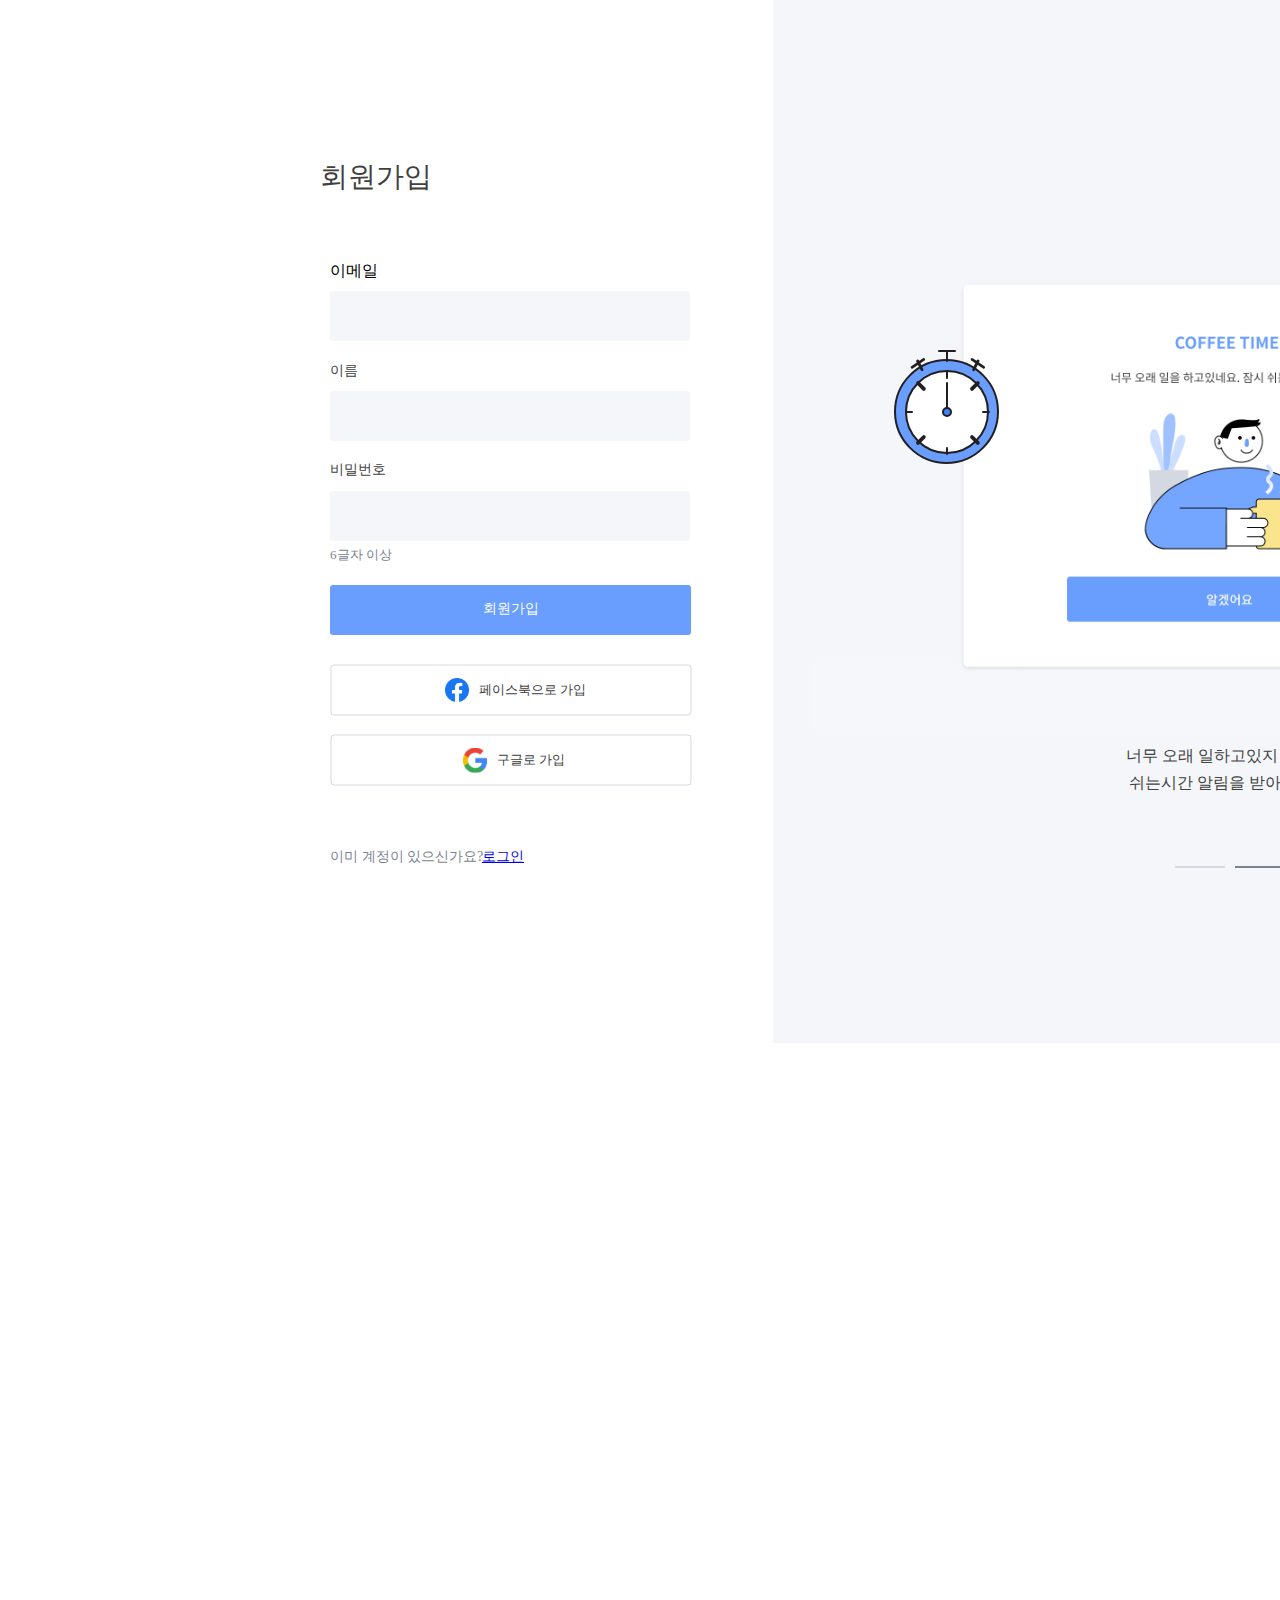
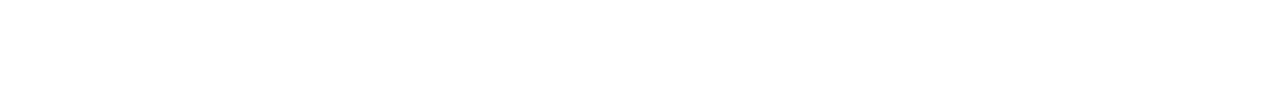
<file: Join.html>
<!DOCTYPE html>
<html>
<head>
<meta charset="utf-8"/>
<meta http-equiv="X-UA-Compatible" content="IE=edge"/>
<meta name="viewport" content="width=device-width, initial-scale=1.0">
<title>Join</title>
<link rel="stylesheet" type="text/css" id="applicationStylesheet" href="Join.css"/>
<script id="applicationScript" type="text/javascript" src="Join.js"></script>
</head>
<body>
<div id="Join">
	<svg class="_10">
		<rect id="_10" rx="0" ry="0" x="0" y="0" width="877" height="1043">
		</rect>
	</svg>
	<div id="bf">
		<span>회원가입</span>
	</div>
	<div id="Group_4">
		<div id="Group_2">
			<div id="_">
				<span>이메일</span>
			</div>
			<div id="_ba">
				<span>이름</span>
			</div>
			<div id="_bb">
				<span>비밀번호</span>
			</div>
			<svg class="Rectangle">
				<rect id="Rectangle" rx="3" ry="3" x="0" y="0" width="360" height="50">
				</rect>
			</svg>
			<svg class="Rectangle_Copy_3">
				<rect id="Rectangle_Copy_3" rx="3" ry="3" x="0" y="0" width="360" height="50">
				</rect>
			</svg>
			<svg class="Rectangle_Copy">
				<rect id="Rectangle_Copy" rx="3" ry="3" x="0" y="0" width="360" height="50">
				</rect>
			</svg>
			<div id="ID6_">
				<span>6글자 이상</span>
			</div>
			<div onclick="application.goToTargetView(event)" id="buttonlarge" class="button_large">
				<svg class="Rectangle_Copy_2">
					<rect id="Rectangle_Copy_2" rx="3" ry="3" x="0" y="0" width="361" height="50">
					</rect>
				</svg>
				<div id="_bc">
					<span>회원가입</span>
				</div>
			</div>
		</div>
		<div id="Group_3">
			<svg class="Rectangle_be">
				<rect id="Rectangle_be" rx="3" ry="3" x="0" y="0" width="360" height="50">
				</rect>
			</svg>
			<svg class="Rectangle_Copy_2_bf">
				<rect id="Rectangle_Copy_2_bf" rx="3" ry="3" x="0" y="0" width="360" height="50">
				</rect>
			</svg>
			<div id="Group">
				<div id="__bh">
					<span>페이스북으로 가입</span>
				</div>
				<img id="ID1280px-Facebook_f_logo_2019s" src="ID1280px-Facebook_f_logo_2019s.png" srcset="ID1280px-Facebook_f_logo_2019s.png 1x, ID1280px-Facebook_f_logo_2019s@2x.png 2x">

			</div>
			<div id="Group_2_bj">
				<div id="__bk">
					<span>구글로 가입</span>
				</div>
				<img id="ID1004px-Google__G__Logosvg" src="ID1004px-Google__G__Logosvg.png" srcset="ID1004px-Google__G__Logosvg.png 1x, ID1004px-Google__G__Logosvg@2x.png 2x">

			</div>
		</div>
	</div>
	<div id="Group_bm">
		<svg class="Rectangle_bn">
			<rect id="Rectangle_bn" rx="0" ry="0" x="0" y="0" width="50" height="2">
			</rect>
		</svg>
		<svg class="Rectangle_Copy_4">
			<rect id="Rectangle_Copy_4" rx="0" ry="0" x="0" y="0" width="50" height="2">
			</rect>
		</svg>
	</div>
	<svg class="Rectangle_bq">
		<linearGradient id="Rectangle_bq" spreadMethod="pad" x1="0.5" x2="0.5" y1="0" y2="0.644">
			<stop offset="0" stop-color="#fafbfd" stop-opacity="0"></stop>
			<stop offset="1" stop-color="#f4f6fa" stop-opacity="1"></stop>
		</linearGradient>
		<rect id="Rectangle_bq" rx="0" ry="0" x="0" y="0" width="840" height="145">
		</rect>
	</svg>
	<div id="____">
		<span>너무 오래 일하고있지 않은가요?<br/>쉬는시간 알림을 받아보세요.</span>
	</div>
	<img id="Group_5_Copy" src="Group_5_Copy.png" srcset="Group_5_Copy.png 1x, Group_5_Copy@2x.png 2x">

	<div id="_1">
		<svg class="Oval">
			<ellipse id="Oval" rx="51.5" ry="51.5" cx="51.5" cy="51.5">
			</ellipse>
		</svg>
		<svg class="Oval_bv">
			<ellipse id="Oval_bv" rx="41" ry="41" cx="41" cy="41">
			</ellipse>
		</svg>
		<svg class="Path" viewBox="0.5 0 2 9">
			<path id="Path" d="M 0.5 9 L 0.5 0">
			</path>
		</svg>
		<svg class="Path_bx" viewBox="0 0.5 16 2">
			<path id="Path_bx" d="M 0 0.5 L 16 0.5">
			</path>
		</svg>
		<svg class="Path_by" viewBox="0 0 3 6">
			<path id="Path_by" d="M 0 6 L 3 0">
			</path>
		</svg>
		<svg class="Path_bz" viewBox="0 0 9 6">
			<path id="Path_bz" d="M 0 0 L 9 6">
			</path>
		</svg>
		<svg class="Path_b" viewBox="0 0 3 6">
			<path id="Path_b" d="M 3 6 L 0 0">
			</path>
		</svg>
		<svg class="Path_ca" viewBox="0 0 9 6">
			<path id="Path_ca" d="M 9 0 L 0 6">
			</path>
		</svg>
		<svg class="Path_cb" viewBox="0.5 0 2 29">
			<path id="Path_cb" d="M 0.5 29 L 0.5 0">
			</path>
		</svg>
		<svg class="Path_cc" viewBox="0.5 0 2 6">
			<path id="Path_cc" d="M 0.5 0 L 0.5 6">
			</path>
		</svg>
		<svg class="Path_cd" viewBox="0 0 3 3">
			<path id="Path_cd" d="M 3 0 L 0 3">
			</path>
		</svg>
		<svg class="Path_ce" viewBox="0 0.5 6 2">
			<path id="Path_ce" d="M 6 0.5 L 0 0.5">
			</path>
		</svg>
		<svg class="Path_cf" viewBox="0 0 3 3">
			<path id="Path_cf" d="M 3 3 L 0 0">
			</path>
		</svg>
		<svg class="Path_cg" viewBox="0.5 0 2 6">
			<path id="Path_cg" d="M 0.5 6 L 0.5 0">
			</path>
		</svg>
		<svg class="Path_ch" viewBox="0 0 3 3">
			<path id="Path_ch" d="M 0 3 L 3 0">
			</path>
		</svg>
		<svg class="Path_ci" viewBox="0 0.5 6 2">
			<path id="Path_ci" d="M 0 0.5 L 6 0.5">
			</path>
		</svg>
		<svg class="Path_cj" viewBox="0 0 3 3">
			<path id="Path_cj" d="M 0 0 L 3 3">
			</path>
		</svg>
		<svg class="Oval_cb">
			<ellipse id="Oval_cb" rx="4" ry="4" cx="4" cy="4">
			</ellipse>
		</svg>
	</div>
	<div id="__">
		<span>이미 계정이 있으신가요?</span>
	</div>
	<div onclick="application.goToTargetView(event)" id="_cd">
		<span><a href="index.html">로그인</a></span>
	</div>
</div>
</body>
</html>
</file>
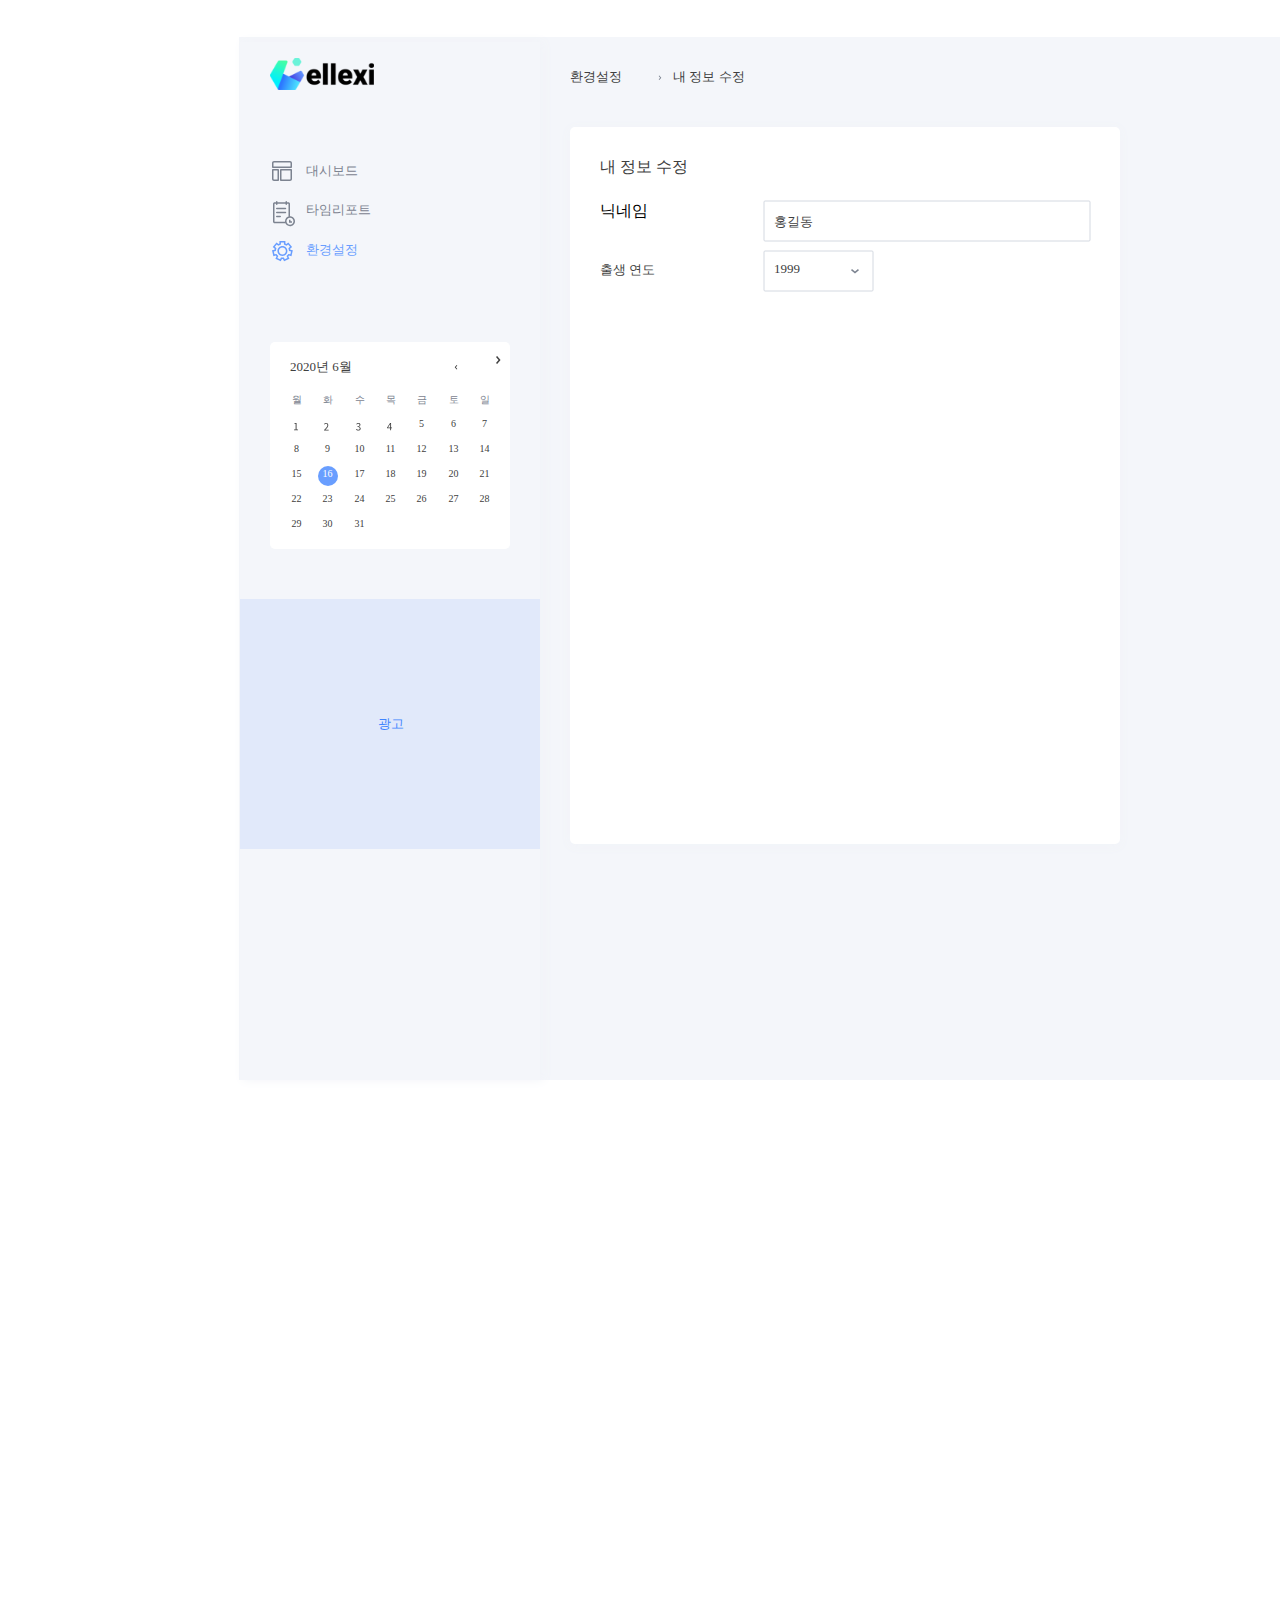
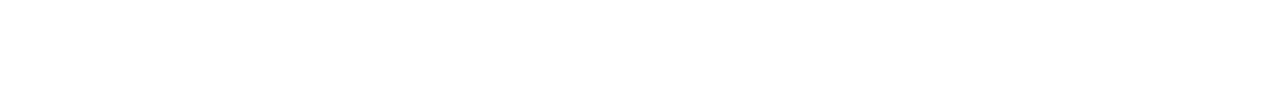
<file: Profile.html>
<!DOCTYPE html>
<html>
<head>
<meta charset="utf-8"/>
<meta http-equiv="X-UA-Compatible" content="IE=edge"/>
<meta name="viewport" content="width=device-width, initial-scale=1.0">
<title>Profile</title>
<link rel="stylesheet" type="text/css" id="applicationStylesheet" href="Profile.css"/>
<script id="applicationScript" type="text/javascript" src="Profile.js"></script>
</head>
<body>
<div id="Profile">
	<svg class="_3">
		<rect id="_3" rx="0" ry="0" x="0" y="0" width="1410" height="1043">
		</rect>
	</svg>
	<div id="Group_4">
		<svg class="BG">
			<rect id="BG" rx="5" ry="5" x="0" y="0" width="550" height="717">
			</rect>
		</svg>
		<div id="Group">
			<svg class="Rectangle">
				<rect id="Rectangle" rx="0" ry="0" x="0" y="0" width="490" height="40">
				</rect>
			</svg>
			<svg class="Rectangle_Copy_2">
				<rect id="Rectangle_Copy_2" rx="1" ry="1" x="0" y="0" width="326" height="40">
				</rect>
			</svg>
			<div id="">
				<span>닉네임</span>
			</div>
		</div>
		<div id="_">
			<span>홍길동</span>
		</div>
		<div id="Group_Copy_2">
			<svg class="Rectangle_">
				<rect id="Rectangle_" rx="0" ry="0" x="0" y="0" width="490" height="40">
				</rect>
			</svg>
			<svg class="Rectangle_Copy_2_">
				<rect id="Rectangle_Copy_2_" rx="1" ry="1" x="0" y="0" width="109" height="40">
				</rect>
			</svg>
			<div id="__ba">
				<span>출생 연도</span>
			</div>
			<div id="ID1999">
				<span>1999</span>
			</div>
			<div id="icondropdownclose" class="icon_dropdown_close">
				<svg class="Path" viewBox="0 -4.557 7.976 4.557">
					<path id="Path" d="M 3.988093614578247 -1.975616693496704 L 7 -4.5572509765625 L 7.976187229156494 -3.418365955352783 L 3.988093614578247 0 L 0 -3.418365955352783 L 0.9761870503425598 -4.5572509765625 L 3.988093614578247 -1.975616693496704 Z">
					</path>
				</svg>
			</div>
		</div>
		<div id="__">
			<span>내 정보 수정</span>
		</div>
	</div>
	<div id="top" class="top">
		<svg class="Rectangle_bg">
			<rect id="Rectangle_bg" rx="0" ry="0" x="0" y="0" width="1440" height="70">
			</rect>
		</svg>
		<div id="Stacked_Group">
			<div onclick="application.goToTargetView(event)" id="breadcrumb">
				<span>환경설정</span>
			</div>
			<div id="breadcrumb_copy">
				<span>내 정보 수정</span>
			</div>
			<div id="icondropdownclose_bk" class="icon_dropdown_close">
				<svg class="Path_bl" viewBox="0 -4.557 7.976 4.557">
					<path id="Path_bl" d="M 3.988093614578247 -1.975616693496704 L 7 -4.5572509765625 L 7.976187229156494 -3.418365955352783 L 3.988093614578247 0 L 0 -3.418365955352783 L 0.9761870503425598 -4.5572509765625 L 3.988093614578247 -1.975616693496704 Z">
					</path>
				</svg>
			</div>
		</div>
	</div>
	<div id="Menusetting" class="Menu_setting">
		<svg class="BG_bn">
			<rect id="BG_bn" rx="0" ry="0" x="0" y="0" width="300" height="1038">
			</rect>
		</svg>
		<div id="iconmenudashboard_s" class="icon_menu_dashboard_s">
			<svg class="Combined_Shape" viewBox="0 0 20 20">
				<path id="Combined_Shape" d="M 18 19.99979972839355 L 9 19.99979972839355 C 8.448649406433105 19.99979972839355 8.000100135803223 19.55125045776367 8.000100135803223 18.99990081787109 L 8.000100135803223 9 C 8.000100135803223 8.448649406433105 8.448649406433105 8.000100135803223 9 8.000100135803223 L 18.99990081787109 8.000100135803223 C 19.55125045776367 8.000100135803223 19.99979972839355 8.448649406433105 19.99979972839355 9 L 19.99979972839355 18 C 19.99979972839355 19.10268974304199 19.10268974304199 19.99979972839355 18 19.99979972839355 Z M 9.500399589538574 9.500399589538574 L 9.500399589538574 18.50040054321289 L 18 18.50040054321289 C 18.27591896057129 18.50040054321289 18.50040054321289 18.27591896057129 18.50040054321289 18 L 18.50040054321289 9.500399589538574 L 9.500399589538574 9.500399589538574 Z M 6.00029993057251 19.99979972839355 L 1.999799847602844 19.99979972839355 C 0.8971098661422729 19.99979972839355 -1.358032193365943e-07 19.10268974304199 -1.358032193365943e-07 18 L -1.358032193365943e-07 9 C -1.358032193365943e-07 8.448649406433105 0.4485498666763306 8.000100135803223 0.9998998641967773 8.000100135803223 L 6.00029993057251 8.000100135803223 C 6.551650047302246 8.000100135803223 7.000199794769287 8.448649406433105 7.000199794769287 9 L 7.000199794769287 18.99990081787109 C 7.000199794769287 19.55125045776367 6.551650047302246 19.99979972839355 6.00029993057251 19.99979972839355 Z M 1.50029981136322 9.500399589538574 L 1.50029981136322 18 C 1.50029981136322 18.27591896057129 1.724369883537292 18.50040054321289 1.999799847602844 18.50040054321289 L 5.499899864196777 18.50040054321289 L 5.499899864196777 9.500399589538574 L 1.50029981136322 9.500399589538574 Z M 18.99990081787109 7.000199794769287 L 0.9998998641967773 7.000199794769287 C 0.4485498666763306 7.000199794769287 -1.358032193365943e-07 6.551650047302246 -1.358032193365943e-07 6.00029993057251 L -1.358032193365943e-07 1.999799847602844 C -1.358032193365943e-07 0.8971098661422729 0.8971098661422729 -1.358032193365943e-07 1.999799847602844 -1.358032193365943e-07 L 18 -1.358032193365943e-07 C 19.10268974304199 -1.358032193365943e-07 19.99979972839355 0.8971098661422729 19.99979972839355 1.999799847602844 L 19.99979972839355 6.00029993057251 C 19.99979972839355 6.551650047302246 19.55125045776367 7.000199794769287 18.99990081787109 7.000199794769287 Z M 1.999799847602844 1.50029981136322 C 1.724369883537292 1.50029981136322 1.50029981136322 1.724369883537292 1.50029981136322 1.999799847602844 L 1.50029981136322 5.499899864196777 L 18.50040054321289 5.499899864196777 L 18.50040054321289 1.999799847602844 C 18.50040054321289 1.724369883537292 18.27591896057129 1.50029981136322 18 1.50029981136322 L 1.999799847602844 1.50029981136322 Z">
				</path>
			</svg>
		</div>
		<img id="Logo" src="Logo.png" srcset="Logo.png 1x, Logo@2x.png 2x">
			
		<div id="iconmenudashboard_s_copy" class="icon_menu_dashboard_s_copy">
			<svg class="Combined_Shape_bs" viewBox="0 0 22 25.25">
				<path id="Combined_Shape_bs" d="M 12.06856918334961 21.07962989807129 C 12.13547515869141 21.48169136047363 12.25124073028564 21.87346076965332 12.41550064086914 22.24800109863281 L 12.41550064086914 22.24979972839355 L 12.41460037231445 22.24979972839355 L 1.700100064277649 22.24979972839355 C 0.7623000144958496 22.24979972839355 0 21.57750129699707 0 20.75040054321289 L 0 2.750400066375732 C 0 1.92330002784729 0.7623000144958496 1.250100016593933 1.700100064277649 1.250100016593933 L 2.99970006942749 1.250100016593933 L 2.99970006942749 0.7497000098228455 C 2.99970006942749 0.3366000056266785 3.336300134658813 0 3.750300168991089 0 C 4.163400173187256 0 4.5 0.3366000056266785 4.5 0.7497000098228455 L 4.5 1.250100016593933 L 12.50010013580322 1.250100016593933 L 12.50010013580322 0.7497000098228455 C 12.50010013580322 0.3366000056266785 12.83670043945312 0 13.24980068206787 0 C 13.66380023956299 0 14.00040054321289 0.3366000056266785 14.00040054321289 0.7497000098228455 L 14.00040054321289 1.250100016593933 L 15.30000019073486 1.250100016593933 C 16.23780059814453 1.250100016593933 17.00010108947754 1.92330002784729 17.00010108947754 2.750400066375732 L 17.00010108947754 15.24960041046143 C 19.75679969787598 15.24960041046143 21.99960136413574 17.49240112304688 21.99960136413574 20.25 C 21.99960136413574 23.00670051574707 19.75679969787598 25.2495002746582 17.00010108947754 25.2495002746582 C 14.5250940322876 25.2495002746582 12.46485042572021 23.4429988861084 12.06856918334961 21.07962989807129 Z M 13.5 20.25 C 13.5 22.17959976196289 15.07050037384033 23.74920082092285 17.00010108947754 23.74920082092285 C 18.92970085144043 23.74920082092285 20.49930000305176 22.17959976196289 20.49930000305176 20.25 C 20.49930000305176 18.32040023803711 18.92970085144043 16.74990081787109 17.00010108947754 16.74990081787109 C 15.07050037384033 16.74990081787109 13.5 18.32040023803711 13.5 20.25 Z M 12.06411552429199 21.05233573913574 C 12.06307220458984 21.04589462280273 12.0620698928833 21.03958320617676 12.06105136871338 21.03313446044922 C 12.06205558776855 21.03954124450684 12.06308650970459 21.04593276977539 12.06411552429199 21.05233573913574 Z M 1.500300049781799 3.110399961471558 L 1.500300049781799 20.39039993286133 C 1.500300049781799 20.58930015563965 1.684800028800964 20.75040054321289 1.91159999370575 20.75040054321289 L 12.02460289001465 20.75040054321289 C 12.00815677642822 20.58572959899902 11.99970054626465 20.41893005371094 11.99970054626465 20.25 C 11.99970054626465 17.66862106323242 13.96492195129395 15.53841781616211 16.47810363769531 15.27669429779053 C 16.1461181640625 15.31085586547852 15.81860637664795 15.37839317321777 15.49980068206787 15.47910022735596 L 15.49980068206787 3.110399961471558 C 15.49980068206787 2.911499977111816 15.31529998779297 2.750400066375732 15.08850002288818 2.750400066375732 L 14.00040054321289 2.750400066375732 L 14.00040054321289 3.249900102615356 C 14.00040054321289 3.663000106811523 13.66380023956299 3.999600172042847 13.24980068206787 3.999600172042847 C 12.83670043945312 3.999600172042847 12.50010013580322 3.663000106811523 12.50010013580322 3.249900102615356 L 12.50010013580322 2.750400066375732 L 4.5 2.750400066375732 L 4.5 3.249900102615356 C 4.5 3.663000106811523 4.163400173187256 3.999600172042847 3.750300168991089 3.999600172042847 C 3.336300134658813 3.999600172042847 2.99970006942749 3.663000106811523 2.99970006942749 3.249900102615356 L 2.99970006942749 2.750400066375732 L 1.91159999370575 2.750400066375732 C 1.684800028800964 2.750400066375732 1.500300049781799 2.911499977111816 1.500300049781799 3.110399961471558 Z M 16.51105690002441 15.27340316772461 C 16.51417541503906 15.27309989929199 16.5175895690918 15.272780418396 16.52071189880371 15.27248191833496 C 16.51749420166016 15.27278518676758 16.51427268981934 15.27309417724609 16.51105690002441 15.27340316772461 Z M 15.99930000305176 21.7494010925293 L 15.99930000305176 18.74970054626465 L 17.49960136413574 18.74970054626465 L 17.49960136413574 20.25 L 18.99990081787109 20.25 L 18.99990081787109 21.7494010925293 L 15.99930000305176 21.7494010925293 Z M 3.750300168991089 16.25040054321289 C 3.336300134658813 16.25040054321289 2.99970006942749 15.91380023956299 2.99970006942749 15.49980068206787 C 2.99970006942749 15.08670043945312 3.336300134658813 14.75010013580322 3.750300168991089 14.75010013580322 L 7.250400066375732 14.75010013580322 C 7.663500308990479 14.75010013580322 8.000100135803223 15.08670043945312 8.000100135803223 15.49980068206787 C 8.000100135803223 15.91380023956299 7.663500308990479 16.25040054321289 7.250400066375732 16.25040054321289 L 3.750300168991089 16.25040054321289 Z M 3.750300168991089 12.24989986419678 C 3.336300134658813 12.24989986419678 2.99970006942749 11.91330051422119 2.99970006942749 11.50020027160645 C 2.99970006942749 11.08620071411133 3.336300134658813 10.74960041046143 3.750300168991089 10.74960041046143 L 12.50010013580322 10.74960041046143 C 12.91320037841797 10.74960041046143 13.24980068206787 11.08620071411133 13.24980068206787 11.50020027160645 C 13.24980068206787 11.91330051422119 12.91320037841797 12.24989986419678 12.50010013580322 12.24989986419678 L 3.750300168991089 12.24989986419678 Z M 3.750300168991089 8.250300407409668 C 3.336300134658813 8.250300407409668 2.99970006942749 7.913700103759766 2.99970006942749 7.49970006942749 C 2.99970006942749 7.086600303649902 3.336300134658813 6.75 3.750300168991089 6.75 L 12.50010013580322 6.75 C 12.91320037841797 6.75 13.24980068206787 7.086600303649902 13.24980068206787 7.49970006942749 C 13.24980068206787 7.913700103759766 12.91320037841797 8.250300407409668 12.50010013580322 8.250300407409668 L 3.750300168991089 8.250300407409668 Z">
				</path>
			</svg>
		</div>
		<div id="iconmenudashboard_s_copy_2" class="icon_menu_dashboard_s_copy_2">
			<svg class="Combined_Shape_bu" viewBox="0 0 20.846 20.321">
				<path id="Combined_Shape_bu" d="M 8.770500183105469 20.32110023498535 L 3.378600120544434 17.69040107727051 L 4.504499912261963 15.38280010223389 C 4.271399974822998 15.12630081176758 4.054500102996826 14.85360050201416 3.859200000762939 14.57460021972656 L 1.350000023841858 15.15330028533936 L 0 9.306900024414062 L 2.524500131607056 8.722800254821777 C 2.579400062561035 8.382599830627441 2.655900001525879 8.046000480651855 2.751300096511841 7.724699974060059 L 0.7263000011444092 6.084900379180908 L 4.501800060272217 1.422000050544739 L 6.4899001121521 3.032099962234497 C 6.794100284576416 2.860200166702271 7.108200073242188 2.709000110626221 7.423200130462646 2.581200122833252 L 7.423200130462646 0 L 13.42260074615479 0 L 13.42440032958984 2.58210015296936 C 13.73760032653809 2.709000110626221 14.05170059204102 2.860200166702271 14.35590076446533 3.032099962234497 L 16.3439998626709 1.422000050544739 L 20.1195011138916 6.084900379180908 L 18.0944995880127 7.724699974060059 C 18.19260025024414 8.055000305175781 18.26910018920898 8.391600608825684 18.3213005065918 8.722800254821777 L 20.84580039978027 9.306900024414062 L 19.49670028686523 15.15330028533936 L 16.98750114440918 14.57369995117188 C 16.7903995513916 14.85540008544922 16.57349967956543 15.12720012664795 16.34220123291016 15.38190078735352 L 17.46720123291016 17.69040107727051 L 12.0753002166748 20.32019996643066 L 10.9350004196167 17.98380088806152 C 10.76310062408447 17.99460029602051 10.59119987487793 18 10.42290019989014 18 C 10.2519006729126 18 10.07999992370605 17.99460029602051 9.911700248718262 17.98380088806152 L 8.771400451660156 20.32019996643066 L 8.771400451660156 20.32110023498535 Z M 12.76469993591309 18.31500053405762 L 15.46200084686279 16.99920082092285 L 14.54760074615479 15.12540054321289 L 15.23250007629395 14.3730001449585 C 15.42240047454834 14.16420078277588 15.59880065917969 13.94280052185059 15.75720024108887 13.71510028839111 L 16.33769989013672 12.88440036773682 L 18.37260055541992 13.35420036315918 L 19.04759979248047 10.430100440979 L 17.00010108947754 9.956700325012207 L 16.84080123901367 8.960400581359863 C 16.79759979248047 8.691300392150879 16.73550033569336 8.419500350952148 16.65629959106445 8.150400161743164 L 16.37190055847168 7.190100193023682 L 18.00990104675293 5.863500118255615 L 16.12260055541992 3.531599998474121 L 14.50620079040527 4.840199947357178 L 13.61700057983398 4.337100028991699 C 13.37400054931641 4.200300216674805 13.12020015716553 4.077000141143799 12.86100006103516 3.972599983215332 L 11.92409992218018 3.592800140380859 L 11.9232006072998 1.500300049781799 L 8.922599792480469 1.500300049781799 L 8.923500061035156 3.592800140380859 L 7.985700130462646 3.971700191497803 C 7.726500034332275 4.077000141143799 7.471800327301025 4.200300216674805 7.228800296783447 4.338000297546387 L 6.339600086212158 4.840199947357178 L 4.724100112915039 3.531599998474121 L 2.835900068283081 5.863500118255615 L 4.473900318145752 7.190100193023682 L 4.189500331878662 8.151300430297852 C 4.110300064086914 8.418600082397461 4.048200130462646 8.691300392150879 4.005000114440918 8.960400581359863 L 3.845700025558472 9.956700325012207 L 1.799100041389465 10.430100440979 L 2.474100112915039 13.35510063171387 L 4.509000301361084 12.8853006362915 L 4.509900093078613 12.8853006362915 L 5.089499950408936 13.7160005569458 C 5.248800277709961 13.94550037384033 5.42519998550415 14.16600036621094 5.614200115203857 14.3730001449585 L 6.299099922180176 15.12630081176758 L 5.384700298309326 17.00010108947754 L 8.081100463867188 18.31500053405762 L 9.003600120544434 16.4232006072998 L 10.00619983673096 16.48710060119629 C 10.14840030670166 16.49520111083984 10.28880023956299 16.49970054626465 10.42290019989014 16.49970054626465 C 10.55700016021729 16.49970054626465 10.69740009307861 16.49520111083984 10.84049987792969 16.48710060119629 L 11.84130001068115 16.4232006072998 L 12.76469993591309 18.31500053405762 Z M 5.423399925231934 10.00080013275146 C 5.423399925231934 7.243200302124023 7.666200160980225 5.000400066375732 10.42380046844482 5.000400066375732 C 13.18050003051758 5.000400066375732 15.42330074310303 7.243200302124023 15.42330074310303 10.00080013275146 C 15.42330074310303 12.75750064849854 13.18050003051758 15.00030040740967 10.42380046844482 15.00030040740967 C 7.666200160980225 15.00030040740967 5.423399925231934 12.75750064849854 5.423399925231934 10.00080013275146 Z M 6.923700332641602 10.00080013275146 C 6.923700332641602 11.92950057983398 8.493300437927246 13.5 10.42380046844482 13.5 C 12.35249996185303 13.5 13.92300033569336 11.92950057983398 13.92300033569336 10.00080013275146 C 13.92300033569336 8.070300102233887 12.35249996185303 6.500699996948242 10.42380046844482 6.500699996948242 C 8.493300437927246 6.500699996948242 6.923700332641602 8.070300102233887 6.923700332641602 10.00080013275146 Z">
				</path>
			</svg>
		</div>
		<div id="Group_bv">
			<svg class="Rectangle_Copy_26">
				<rect id="Rectangle_Copy_26" rx="0" ry="0" x="0" y="0" width="300" height="250">
				</rect>
			</svg>
			<div id="_bx">
				<span>광고</span>
			</div>
		</div>
		<div id="menucalandar0616" class="menu_calandar_0616">
			<div id="Group_13">
				<svg class="Rectangle_b">
					<rect id="Rectangle_b" rx="5" ry="5" x="0" y="0" width="240" height="207">
					</rect>
				</svg>
				<svg class="Oval">
					<ellipse id="Oval" rx="10" ry="10" cx="10" cy="10">
					</ellipse>
				</svg>
				<div id="iconpointer_copy_3" class="icon_pointer_copy_3">
					<svg class="Path_b" viewBox="0 -4.557 7.976 4.557">
						<path id="Path_b" d="M 3.988093614578247 -1.975616693496704 L 7 -4.5572509765625 L 7.976187229156494 -3.418365955352783 L 3.988093614578247 0 L 0 -3.418365955352783 L 0.9761870503425598 -4.5572509765625 L 3.988093614578247 -1.975616693496704 Z">
						</path>
					</svg>
				</div>
				<div id="iconpointer_copy_3_b" class="icon_pointer_copy_3">
					<svg class="Path_ca" viewBox="0 0 7.976 4.557">
						<path id="Path_ca" d="M 3.988093376159668 1.975616693496704 L 6.999999523162842 4.5572509765625 L 7.976186752319336 3.418365955352783 L 3.988093376159668 0 L 0 3.418365955352783 L 0.976186990737915 4.5572509765625 L 3.988093376159668 1.975616693496704 Z">
						</path>
					</svg>
				</div>
				<div id="ID2020_6">
					<span>2020년 6월</span>
				</div>
				<div id="_b">
					<span>월</span>
				</div>
				<svg class="ID1" viewBox="0 0 4.02 7.33">
					<path id="ID1" d="M 0 7.329999923706055 L 0 6.570000171661377 L 1.629999995231628 6.570000171661377 L 1.629999995231628 1.100000023841858 L 0.3300000131130219 1.100000023841858 L 0.3300000131130219 0.5199999809265137 C 0.9800000190734863 0.4000000059604645 1.450000047683716 0.2300000041723251 1.850000023841858 0 L 2.549999952316284 0 L 2.549999952316284 6.570000171661377 L 4.019999980926514 6.570000171661377 L 4.019999980926514 7.329999923706055 L 0 7.329999923706055 Z">
					</path>
				</svg>
				<div id="ID8">
					<span>8</span>
				</div>
				<div id="ID15">
					<span>15</span>
				</div>
				<div id="ID22">
					<span>22</span>
				</div>
				<div id="ID29">
					<span>29</span>
				</div>
				<div id="_cd">
					<span>화</span>
				</div>
				<svg class="ID2" viewBox="0 0 4.65 7.47">
					<path id="ID2" d="M 0.03999999910593033 7.46999979019165 L 0.03999999910593033 6.929999828338623 C 2.339999914169312 4.920000076293945 3.400000095367432 3.460000038146973 3.400000095367432 2.200000047683716 C 3.400000095367432 1.360000014305115 2.960000038146973 0.75 2.049999952316284 0.75 C 1.450000047683716 0.75 0.9300000071525574 1.120000004768372 0.5299999713897705 1.600000023841858 L 0 1.080000042915344 C 0.6000000238418579 0.4300000071525574 1.230000019073486 0 2.160000085830688 0 C 3.470000028610229 0 4.289999961853027 0.8600000143051147 4.289999961853027 2.170000076293945 C 4.289999961853027 3.630000114440918 3.140000104904175 5.119999885559082 1.419999957084656 6.75 C 1.799999952316284 6.71999979019165 2.25 6.679999828338623 2.619999885559082 6.679999828338623 L 4.650000095367432 6.679999828338623 L 4.650000095367432 7.46999979019165 L 0.03999999910593033 7.46999979019165 Z">
					</path>
				</svg>
				<div id="ID9">
					<span>9</span>
				</div>
				<div id="ID16">
					<span>16</span>
				</div>
				<div id="ID23">
					<span>23</span>
				</div>
				<div id="ID30">
					<span>30</span>
				</div>
				<div id="_cj">
					<span>수</span>
				</div>
				<svg class="ID3" viewBox="0 0 4.7 7.6">
					<path id="ID3" d="M 2.349999904632568 7.599999904632568 C 1.200000047683716 7.599999904632568 0.4799999892711639 7.119999885559082 0 6.599999904632568 L 0.4600000083446503 6 C 0.8899999856948853 6.449999809265137 1.450000047683716 6.840000152587891 2.279999971389771 6.840000152587891 C 3.150000095367432 6.840000152587891 3.769999980926514 6.320000171661377 3.769999980926514 5.480000019073486 C 3.769999980926514 4.599999904632568 3.180000066757202 4.010000228881836 1.490000009536743 4.010000228881836 L 1.490000009536743 3.309999942779541 C 3 3.309999942779541 3.519999980926514 2.700000047683716 3.519999980926514 1.909999966621399 C 3.519999980926514 1.200000047683716 3.039999961853027 0.75 2.279999971389771 0.7300000190734863 C 1.690000057220459 0.75 1.169999957084656 1.049999952316284 0.7599999904632568 1.460000038146973 L 0.2700000107288361 0.8799999952316284 C 0.8199999928474426 0.3700000047683716 1.470000028610229 0 2.319999933242798 0 C 3.549999952316284 0 4.449999809265137 0.6600000262260437 4.449999809265137 1.840000033378601 C 4.449999809265137 2.730000019073486 3.920000076293945 3.319999933242798 3.140000104904175 3.609999895095825 L 3.140000104904175 3.650000095367432 C 4.010000228881836 3.849999904632568 4.699999809265137 4.510000228881836 4.699999809265137 5.510000228881836 C 4.699999809265137 6.820000171661377 3.650000095367432 7.599999904632568 2.349999904632568 7.599999904632568 Z">
					</path>
				</svg>
				<div id="ID10">
					<span>10</span>
				</div>
				<div id="ID17">
					<span>17</span>
				</div>
				<div id="ID24">
					<span>24</span>
				</div>
				<div id="ID31">
					<span>31</span>
				</div>
				<div id="_cp">
					<span>목</span>
				</div>
				<svg class="ID4" viewBox="0 0 5.03 7.33">
					<path id="ID4" d="M 4.059900283813477 7.329599857330322 L 4.058900356292725 7.329599857330322 L 3.189600229263306 7.329599857330322 L 3.189600229263306 5.309999942779541 L 1.728057839045505e-07 5.309999942779541 L 1.728057839045505e-07 4.709700107574463 L 3.050100088119507 9.315490956396388e-08 L 4.059900283813477 9.315490956396388e-08 L 4.059900283813477 4.580100059509277 L 5.030100345611572 4.580100059509277 L 5.030100345611572 5.309999942779541 L 4.059900283813477 5.309999942779541 L 4.059900283813477 7.32859992980957 L 4.059900283813477 7.329599857330322 Z M 3.210310220718384 0.9998900890350342 C 3.05033016204834 1.319850087165833 2.862720251083374 1.66303014755249 2.619900226593018 2.079900026321411 L 0.950400173664093 4.580100059509277 L 3.189600229263306 4.580100059509277 L 3.189600229263306 2.330100059509277 C 3.189600229263306 2.056320190429688 3.212630271911621 1.65612006187439 3.232950210571289 1.303020119667053 L 3.233510255813599 1.293300151824951 C 3.239570140838623 1.187820076942444 3.245300054550171 1.088170051574707 3.249900102615356 0.9999001026153564 L 3.210305213928223 0.9999001026153564 L 3.210310220718384 0.9998900890350342 Z">
					</path>
				</svg>
				<div id="ID11">
					<span>11</span>
				</div>
				<div id="ID18">
					<span>18</span>
				</div>
				<div id="ID25">
					<span>25</span>
				</div>
				<div id="_cu">
					<span>금</span>
				</div>
				<div id="ID5">
					<span>5</span>
				</div>
				<div id="ID12">
					<span>12</span>
				</div>
				<div id="ID19">
					<span>19</span>
				</div>
				<div id="ID26">
					<span>26</span>
				</div>
				<div id="_cz">
					<span>토</span>
				</div>
				<div id="ID6">
					<span>6</span>
				</div>
				<div id="ID13">
					<span>13</span>
				</div>
				<div id="ID20">
					<span>20</span>
				</div>
				<div id="ID27">
					<span>27</span>
				</div>
				<div id="_c">
					<span>일</span>
				</div>
				<div id="ID7">
					<span>7</span>
				</div>
				<div id="ID14">
					<span>14</span>
				</div>
				<div id="ID21">
					<span>21</span>
				</div>
				<div id="ID28">
					<span>28</span>
				</div>
			</div>
		</div>
		<div onclick="application.goToTargetView(event)" id="_da">
			<span>대시보드</span>
		</div>
		<div onclick="application.goToTargetView(event)" id="_db">
			<span>타임리포트</span>
		</div>
		<div onclick="application.goToTargetView(event)" id="_copy">
			<span>환경설정</span>
		</div>
	</div>
</div>
</body>
</html>
</file>
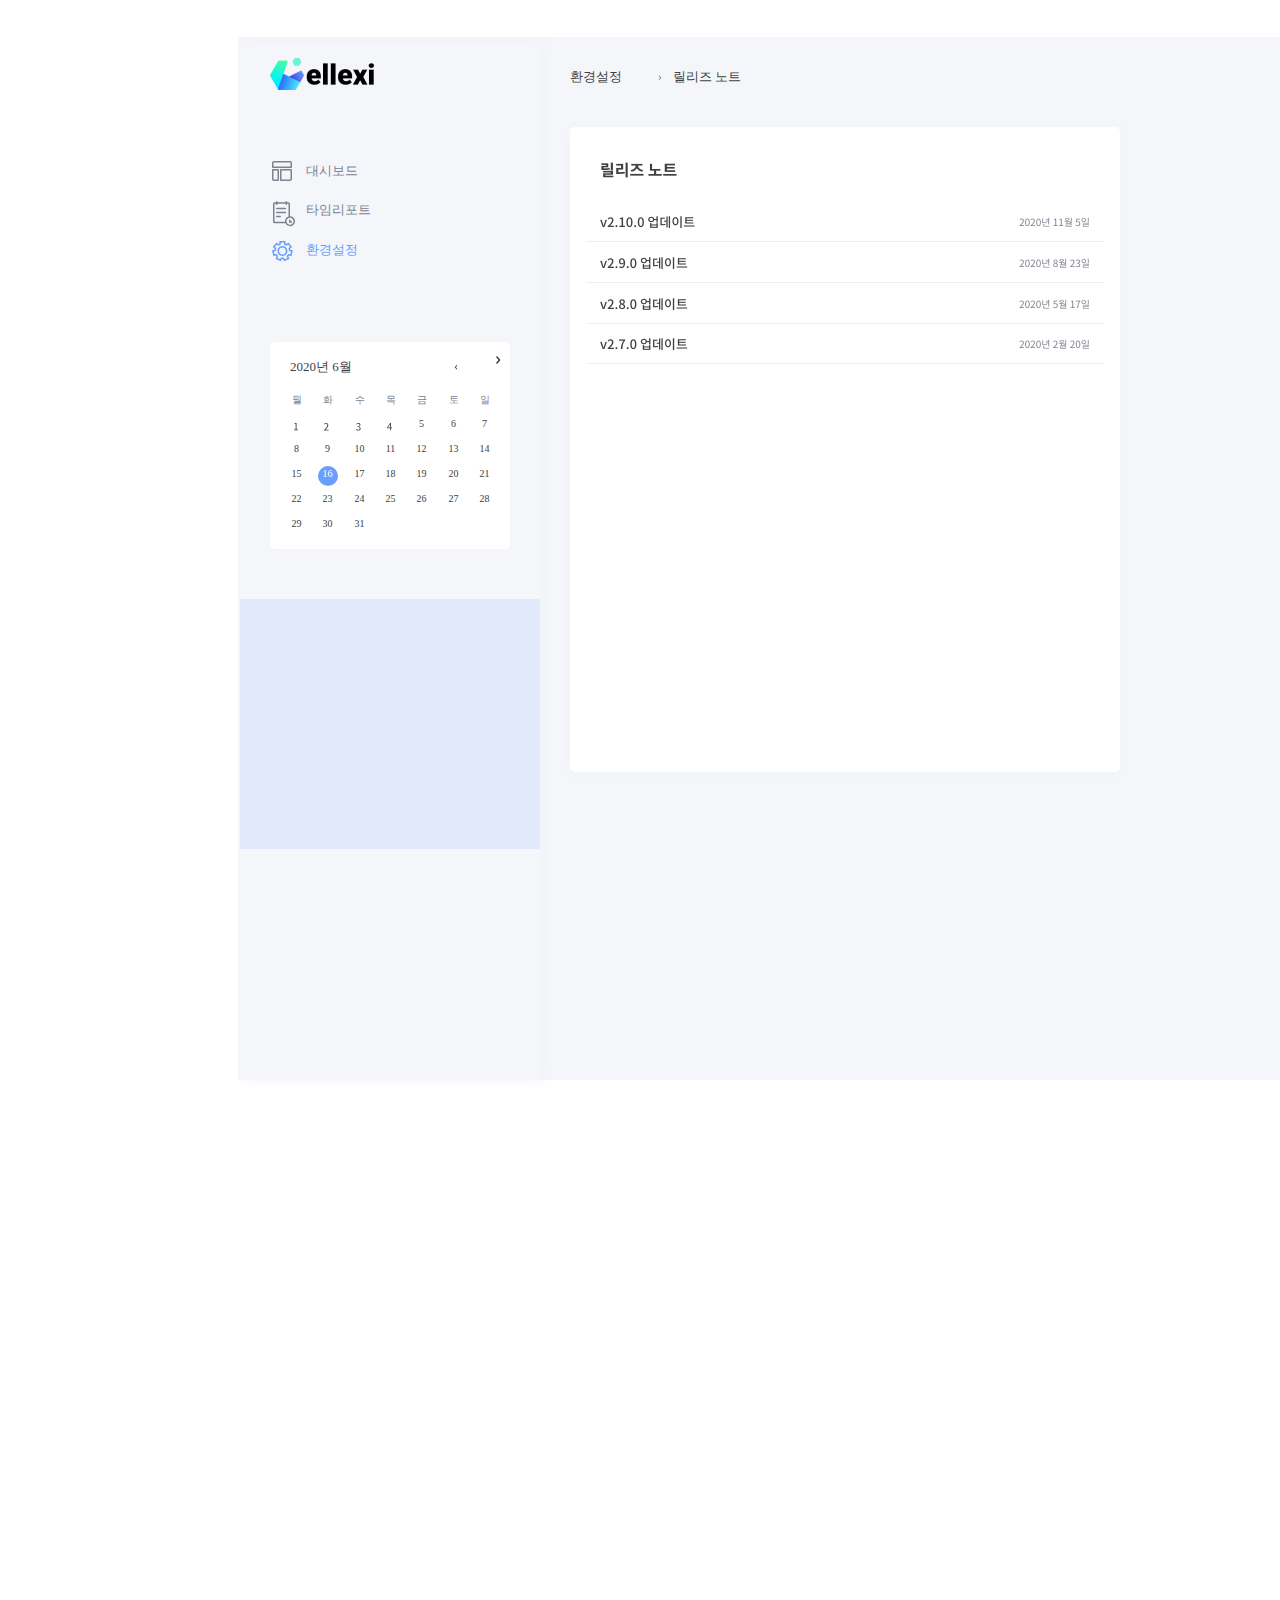
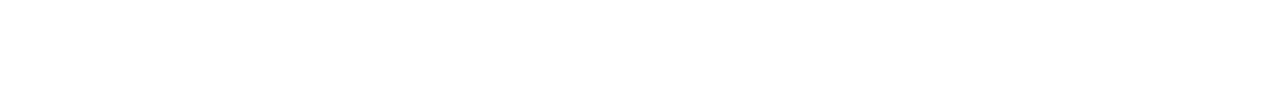
<file: RN.html>
<!DOCTYPE html>
<html>
<head>
<meta charset="utf-8"/>
<meta http-equiv="X-UA-Compatible" content="IE=edge"/>
<meta name="viewport" content="width=device-width, initial-scale=1.0">
<title>RN</title>
<link rel="stylesheet" type="text/css" id="applicationStylesheet" href="RN.css"/>
<script id="applicationScript" type="text/javascript" src="RN.js"></script>
</head>
<body>
<div id="RN">
	<svg class="_6">
		<rect id="_6" rx="0" ry="0" x="0" y="0" width="1410" height="1043">
		</rect>
	</svg>
	<div id="Group_4">
		<svg class="BG">
			<rect id="BG" rx="5" ry="5" x="0" y="0" width="550" height="645">
			</rect>
		</svg>
		<img id="Group_4_" src="[data-uri]">
			
		</svg>
	</div>
	<div id="top" class="top">
		<svg class="Rectangle">
			<rect id="Rectangle" rx="0" ry="0" x="0" y="0" width="1440" height="70">
			</rect>
		</svg>
		<div id="Stacked_Group">
			<div onclick="application.goToTargetView(event)" id="breadcrumb">
				<span>환경설정</span>
			</div>
			<div id="breadcrumb_copy">
				<span>릴리즈 노트</span>
			</div>
			<div id="icondropdownclose" class="icon_dropdown_close">
				<svg class="Path" viewBox="0 -4.557 7.976 4.557">
					<path id="Path" d="M 3.988093614578247 -1.975616693496704 L 7 -4.5572509765625 L 7.976187229156494 -3.418365955352783 L 3.988093614578247 0 L 0 -3.418365955352783 L 0.9761870503425598 -4.5572509765625 L 3.988093614578247 -1.975616693496704 Z">
					</path>
				</svg>
			</div>
		</div>
	</div>
	<div id="Menusetting" class="Menu_setting">
		<svg class="BG_bb">
			<rect id="BG_bb" rx="0" ry="0" x="0" y="0" width="300" height="1038">
			</rect>
		</svg>
		<div id="iconmenudashboard_s" class="icon_menu_dashboard_s">
			<svg class="Combined_Shape" viewBox="0 0 20 20">
				<path id="Combined_Shape" d="M 18 19.99979972839355 L 9 19.99979972839355 C 8.448649406433105 19.99979972839355 8.000100135803223 19.55125045776367 8.000100135803223 18.99990081787109 L 8.000100135803223 9 C 8.000100135803223 8.448649406433105 8.448649406433105 8.000100135803223 9 8.000100135803223 L 18.99990081787109 8.000100135803223 C 19.55125045776367 8.000100135803223 19.99979972839355 8.448649406433105 19.99979972839355 9 L 19.99979972839355 18 C 19.99979972839355 19.10268974304199 19.10268974304199 19.99979972839355 18 19.99979972839355 Z M 9.500399589538574 9.500399589538574 L 9.500399589538574 18.50040054321289 L 18 18.50040054321289 C 18.27591896057129 18.50040054321289 18.50040054321289 18.27591896057129 18.50040054321289 18 L 18.50040054321289 9.500399589538574 L 9.500399589538574 9.500399589538574 Z M 6.00029993057251 19.99979972839355 L 1.999799847602844 19.99979972839355 C 0.8971098661422729 19.99979972839355 -1.358032193365943e-07 19.10268974304199 -1.358032193365943e-07 18 L -1.358032193365943e-07 9 C -1.358032193365943e-07 8.448649406433105 0.4485498666763306 8.000100135803223 0.9998998641967773 8.000100135803223 L 6.00029993057251 8.000100135803223 C 6.551650047302246 8.000100135803223 7.000199794769287 8.448649406433105 7.000199794769287 9 L 7.000199794769287 18.99990081787109 C 7.000199794769287 19.55125045776367 6.551650047302246 19.99979972839355 6.00029993057251 19.99979972839355 Z M 1.50029981136322 9.500399589538574 L 1.50029981136322 18 C 1.50029981136322 18.27591896057129 1.724369883537292 18.50040054321289 1.999799847602844 18.50040054321289 L 5.499899864196777 18.50040054321289 L 5.499899864196777 9.500399589538574 L 1.50029981136322 9.500399589538574 Z M 18.99990081787109 7.000199794769287 L 0.9998998641967773 7.000199794769287 C 0.4485498666763306 7.000199794769287 -1.358032193365943e-07 6.551650047302246 -1.358032193365943e-07 6.00029993057251 L -1.358032193365943e-07 1.999799847602844 C -1.358032193365943e-07 0.8971098661422729 0.8971098661422729 -1.358032193365943e-07 1.999799847602844 -1.358032193365943e-07 L 18 -1.358032193365943e-07 C 19.10268974304199 -1.358032193365943e-07 19.99979972839355 0.8971098661422729 19.99979972839355 1.999799847602844 L 19.99979972839355 6.00029993057251 C 19.99979972839355 6.551650047302246 19.55125045776367 7.000199794769287 18.99990081787109 7.000199794769287 Z M 1.999799847602844 1.50029981136322 C 1.724369883537292 1.50029981136322 1.50029981136322 1.724369883537292 1.50029981136322 1.999799847602844 L 1.50029981136322 5.499899864196777 L 18.50040054321289 5.499899864196777 L 18.50040054321289 1.999799847602844 C 18.50040054321289 1.724369883537292 18.27591896057129 1.50029981136322 18 1.50029981136322 L 1.999799847602844 1.50029981136322 Z">
				</path>
			</svg>
		</div>
		<img id="Logo" src="[data-uri]">
			
		<div id="iconmenudashboard_s_copy" class="icon_menu_dashboard_s_copy">
			<svg class="Combined_Shape_bg" viewBox="0 0 22 25.25">
				<path id="Combined_Shape_bg" d="M 12.06856918334961 21.07962989807129 C 12.13547515869141 21.48169136047363 12.25124073028564 21.87346076965332 12.41550064086914 22.24800109863281 L 12.41550064086914 22.24979972839355 L 12.41460037231445 22.24979972839355 L 1.700100064277649 22.24979972839355 C 0.7623000144958496 22.24979972839355 0 21.57750129699707 0 20.75040054321289 L 0 2.750400066375732 C 0 1.92330002784729 0.7623000144958496 1.250100016593933 1.700100064277649 1.250100016593933 L 2.99970006942749 1.250100016593933 L 2.99970006942749 0.7497000098228455 C 2.99970006942749 0.3366000056266785 3.336300134658813 0 3.750300168991089 0 C 4.163400173187256 0 4.5 0.3366000056266785 4.5 0.7497000098228455 L 4.5 1.250100016593933 L 12.50010013580322 1.250100016593933 L 12.50010013580322 0.7497000098228455 C 12.50010013580322 0.3366000056266785 12.83670043945312 0 13.24980068206787 0 C 13.66380023956299 0 14.00040054321289 0.3366000056266785 14.00040054321289 0.7497000098228455 L 14.00040054321289 1.250100016593933 L 15.30000019073486 1.250100016593933 C 16.23780059814453 1.250100016593933 17.00010108947754 1.92330002784729 17.00010108947754 2.750400066375732 L 17.00010108947754 15.24960041046143 C 19.75679969787598 15.24960041046143 21.99960136413574 17.49240112304688 21.99960136413574 20.25 C 21.99960136413574 23.00670051574707 19.75679969787598 25.2495002746582 17.00010108947754 25.2495002746582 C 14.5250940322876 25.2495002746582 12.46485042572021 23.4429988861084 12.06856918334961 21.07962989807129 Z M 13.5 20.25 C 13.5 22.17959976196289 15.07050037384033 23.74920082092285 17.00010108947754 23.74920082092285 C 18.92970085144043 23.74920082092285 20.49930000305176 22.17959976196289 20.49930000305176 20.25 C 20.49930000305176 18.32040023803711 18.92970085144043 16.74990081787109 17.00010108947754 16.74990081787109 C 15.07050037384033 16.74990081787109 13.5 18.32040023803711 13.5 20.25 Z M 12.06411552429199 21.05233573913574 C 12.06307220458984 21.04589462280273 12.0620698928833 21.03958320617676 12.06105136871338 21.03313446044922 C 12.06205558776855 21.03954124450684 12.06308650970459 21.04593276977539 12.06411552429199 21.05233573913574 Z M 1.500300049781799 3.110399961471558 L 1.500300049781799 20.39039993286133 C 1.500300049781799 20.58930015563965 1.684800028800964 20.75040054321289 1.91159999370575 20.75040054321289 L 12.02460289001465 20.75040054321289 C 12.00815677642822 20.58572959899902 11.99970054626465 20.41893005371094 11.99970054626465 20.25 C 11.99970054626465 17.66862106323242 13.96492195129395 15.53841781616211 16.47810363769531 15.27669429779053 C 16.1461181640625 15.31085586547852 15.81860637664795 15.37839317321777 15.49980068206787 15.47910022735596 L 15.49980068206787 3.110399961471558 C 15.49980068206787 2.911499977111816 15.31529998779297 2.750400066375732 15.08850002288818 2.750400066375732 L 14.00040054321289 2.750400066375732 L 14.00040054321289 3.249900102615356 C 14.00040054321289 3.663000106811523 13.66380023956299 3.999600172042847 13.24980068206787 3.999600172042847 C 12.83670043945312 3.999600172042847 12.50010013580322 3.663000106811523 12.50010013580322 3.249900102615356 L 12.50010013580322 2.750400066375732 L 4.5 2.750400066375732 L 4.5 3.249900102615356 C 4.5 3.663000106811523 4.163400173187256 3.999600172042847 3.750300168991089 3.999600172042847 C 3.336300134658813 3.999600172042847 2.99970006942749 3.663000106811523 2.99970006942749 3.249900102615356 L 2.99970006942749 2.750400066375732 L 1.91159999370575 2.750400066375732 C 1.684800028800964 2.750400066375732 1.500300049781799 2.911499977111816 1.500300049781799 3.110399961471558 Z M 16.51105690002441 15.27340316772461 C 16.51417541503906 15.27309989929199 16.5175895690918 15.272780418396 16.52071189880371 15.27248191833496 C 16.51749420166016 15.27278518676758 16.51427268981934 15.27309417724609 16.51105690002441 15.27340316772461 Z M 15.99930000305176 21.7494010925293 L 15.99930000305176 18.74970054626465 L 17.49960136413574 18.74970054626465 L 17.49960136413574 20.25 L 18.99990081787109 20.25 L 18.99990081787109 21.7494010925293 L 15.99930000305176 21.7494010925293 Z M 3.750300168991089 16.25040054321289 C 3.336300134658813 16.25040054321289 2.99970006942749 15.91380023956299 2.99970006942749 15.49980068206787 C 2.99970006942749 15.08670043945312 3.336300134658813 14.75010013580322 3.750300168991089 14.75010013580322 L 7.250400066375732 14.75010013580322 C 7.663500308990479 14.75010013580322 8.000100135803223 15.08670043945312 8.000100135803223 15.49980068206787 C 8.000100135803223 15.91380023956299 7.663500308990479 16.25040054321289 7.250400066375732 16.25040054321289 L 3.750300168991089 16.25040054321289 Z M 3.750300168991089 12.24989986419678 C 3.336300134658813 12.24989986419678 2.99970006942749 11.91330051422119 2.99970006942749 11.50020027160645 C 2.99970006942749 11.08620071411133 3.336300134658813 10.74960041046143 3.750300168991089 10.74960041046143 L 12.50010013580322 10.74960041046143 C 12.91320037841797 10.74960041046143 13.24980068206787 11.08620071411133 13.24980068206787 11.50020027160645 C 13.24980068206787 11.91330051422119 12.91320037841797 12.24989986419678 12.50010013580322 12.24989986419678 L 3.750300168991089 12.24989986419678 Z M 3.750300168991089 8.250300407409668 C 3.336300134658813 8.250300407409668 2.99970006942749 7.913700103759766 2.99970006942749 7.49970006942749 C 2.99970006942749 7.086600303649902 3.336300134658813 6.75 3.750300168991089 6.75 L 12.50010013580322 6.75 C 12.91320037841797 6.75 13.24980068206787 7.086600303649902 13.24980068206787 7.49970006942749 C 13.24980068206787 7.913700103759766 12.91320037841797 8.250300407409668 12.50010013580322 8.250300407409668 L 3.750300168991089 8.250300407409668 Z">
				</path>
			</svg>
		</div>
		<div id="iconmenudashboard_s_copy_2" class="icon_menu_dashboard_s_copy_2">
			<svg class="Combined_Shape_bi" viewBox="0 0 20.846 20.321">
				<path id="Combined_Shape_bi" d="M 8.770500183105469 20.32110023498535 L 3.378600120544434 17.69040107727051 L 4.504499912261963 15.38280010223389 C 4.271399974822998 15.12630081176758 4.054500102996826 14.85360050201416 3.859200000762939 14.57460021972656 L 1.350000023841858 15.15330028533936 L 0 9.306900024414062 L 2.524500131607056 8.722800254821777 C 2.579400062561035 8.382599830627441 2.655900001525879 8.046000480651855 2.751300096511841 7.724699974060059 L 0.7263000011444092 6.084900379180908 L 4.501800060272217 1.422000050544739 L 6.4899001121521 3.032099962234497 C 6.794100284576416 2.860200166702271 7.108200073242188 2.709000110626221 7.423200130462646 2.581200122833252 L 7.423200130462646 0 L 13.42260074615479 0 L 13.42440032958984 2.58210015296936 C 13.73760032653809 2.709000110626221 14.05170059204102 2.860200166702271 14.35590076446533 3.032099962234497 L 16.3439998626709 1.422000050544739 L 20.1195011138916 6.084900379180908 L 18.0944995880127 7.724699974060059 C 18.19260025024414 8.055000305175781 18.26910018920898 8.391600608825684 18.3213005065918 8.722800254821777 L 20.84580039978027 9.306900024414062 L 19.49670028686523 15.15330028533936 L 16.98750114440918 14.57369995117188 C 16.7903995513916 14.85540008544922 16.57349967956543 15.12720012664795 16.34220123291016 15.38190078735352 L 17.46720123291016 17.69040107727051 L 12.0753002166748 20.32019996643066 L 10.9350004196167 17.98380088806152 C 10.76310062408447 17.99460029602051 10.59119987487793 18 10.42290019989014 18 C 10.2519006729126 18 10.07999992370605 17.99460029602051 9.911700248718262 17.98380088806152 L 8.771400451660156 20.32019996643066 L 8.771400451660156 20.32110023498535 Z M 12.76469993591309 18.31500053405762 L 15.46200084686279 16.99920082092285 L 14.54760074615479 15.12540054321289 L 15.23250007629395 14.3730001449585 C 15.42240047454834 14.16420078277588 15.59880065917969 13.94280052185059 15.75720024108887 13.71510028839111 L 16.33769989013672 12.88440036773682 L 18.37260055541992 13.35420036315918 L 19.04759979248047 10.430100440979 L 17.00010108947754 9.956700325012207 L 16.84080123901367 8.960400581359863 C 16.79759979248047 8.691300392150879 16.73550033569336 8.419500350952148 16.65629959106445 8.150400161743164 L 16.37190055847168 7.190100193023682 L 18.00990104675293 5.863500118255615 L 16.12260055541992 3.531599998474121 L 14.50620079040527 4.840199947357178 L 13.61700057983398 4.337100028991699 C 13.37400054931641 4.200300216674805 13.12020015716553 4.077000141143799 12.86100006103516 3.972599983215332 L 11.92409992218018 3.592800140380859 L 11.9232006072998 1.500300049781799 L 8.922599792480469 1.500300049781799 L 8.923500061035156 3.592800140380859 L 7.985700130462646 3.971700191497803 C 7.726500034332275 4.077000141143799 7.471800327301025 4.200300216674805 7.228800296783447 4.338000297546387 L 6.339600086212158 4.840199947357178 L 4.724100112915039 3.531599998474121 L 2.835900068283081 5.863500118255615 L 4.473900318145752 7.190100193023682 L 4.189500331878662 8.151300430297852 C 4.110300064086914 8.418600082397461 4.048200130462646 8.691300392150879 4.005000114440918 8.960400581359863 L 3.845700025558472 9.956700325012207 L 1.799100041389465 10.430100440979 L 2.474100112915039 13.35510063171387 L 4.509000301361084 12.8853006362915 L 4.509900093078613 12.8853006362915 L 5.089499950408936 13.7160005569458 C 5.248800277709961 13.94550037384033 5.42519998550415 14.16600036621094 5.614200115203857 14.3730001449585 L 6.299099922180176 15.12630081176758 L 5.384700298309326 17.00010108947754 L 8.081100463867188 18.31500053405762 L 9.003600120544434 16.4232006072998 L 10.00619983673096 16.48710060119629 C 10.14840030670166 16.49520111083984 10.28880023956299 16.49970054626465 10.42290019989014 16.49970054626465 C 10.55700016021729 16.49970054626465 10.69740009307861 16.49520111083984 10.84049987792969 16.48710060119629 L 11.84130001068115 16.4232006072998 L 12.76469993591309 18.31500053405762 Z M 5.423399925231934 10.00080013275146 C 5.423399925231934 7.243200302124023 7.666200160980225 5.000400066375732 10.42380046844482 5.000400066375732 C 13.18050003051758 5.000400066375732 15.42330074310303 7.243200302124023 15.42330074310303 10.00080013275146 C 15.42330074310303 12.75750064849854 13.18050003051758 15.00030040740967 10.42380046844482 15.00030040740967 C 7.666200160980225 15.00030040740967 5.423399925231934 12.75750064849854 5.423399925231934 10.00080013275146 Z M 6.923700332641602 10.00080013275146 C 6.923700332641602 11.92950057983398 8.493300437927246 13.5 10.42380046844482 13.5 C 12.35249996185303 13.5 13.92300033569336 11.92950057983398 13.92300033569336 10.00080013275146 C 13.92300033569336 8.070300102233887 12.35249996185303 6.500699996948242 10.42380046844482 6.500699996948242 C 8.493300437927246 6.500699996948242 6.923700332641602 8.070300102233887 6.923700332641602 10.00080013275146 Z">
				</path>
			</svg>
		</div>
		<div id="Group">
			<svg class="Rectangle_Copy_26">
				<rect id="Rectangle_Copy_26" rx="0" ry="0" x="0" y="0" width="300" height="250">
				</rect>
			</svg>
			<div id="">
				<span>광고</span>
			</div>
		</div>
		<div id="menucalandar0616" class="menu_calandar_0616">
			<div id="Group_13">
				<svg class="Rectangle_bo">
					<rect id="Rectangle_bo" rx="5" ry="5" x="0" y="0" width="240" height="207">
					</rect>
				</svg>
				<svg class="Oval">
					<ellipse id="Oval" rx="10" ry="10" cx="10" cy="10">
					</ellipse>
				</svg>
				<div id="iconpointer_copy_3" class="icon_pointer_copy_3">
					<svg class="Path_br" viewBox="0 -4.557 7.976 4.557">
						<path id="Path_br" d="M 3.988093614578247 -1.975616693496704 L 7 -4.5572509765625 L 7.976187229156494 -3.418365955352783 L 3.988093614578247 0 L 0 -3.418365955352783 L 0.9761870503425598 -4.5572509765625 L 3.988093614578247 -1.975616693496704 Z">
						</path>
					</svg>
				</div>
				<div id="iconpointer_copy_3_bs" class="icon_pointer_copy_3">
					<svg class="Path_bt" viewBox="0 0 7.976 4.557">
						<path id="Path_bt" d="M 3.988093376159668 1.975616693496704 L 6.999999523162842 4.5572509765625 L 7.976186752319336 3.418365955352783 L 3.988093376159668 0 L 0 3.418365955352783 L 0.976186990737915 4.5572509765625 L 3.988093376159668 1.975616693496704 Z">
						</path>
					</svg>
				</div>
				<div id="ID2020_6">
					<span>2020년 6월</span>
				</div>
				<div id="_bv">
					<span>월</span>
				</div>
				<svg class="ID1" viewBox="0 0 4.02 7.33">
					<path id="ID1" d="M 0 7.329999923706055 L 0 6.570000171661377 L 1.629999995231628 6.570000171661377 L 1.629999995231628 1.100000023841858 L 0.3300000131130219 1.100000023841858 L 0.3300000131130219 0.5199999809265137 C 0.9800000190734863 0.4000000059604645 1.450000047683716 0.2300000041723251 1.850000023841858 0 L 2.549999952316284 0 L 2.549999952316284 6.570000171661377 L 4.019999980926514 6.570000171661377 L 4.019999980926514 7.329999923706055 L 0 7.329999923706055 Z">
					</path>
				</svg>
				<div id="ID8">
					<span>8</span>
				</div>
				<div id="ID15">
					<span>15</span>
				</div>
				<div id="ID22">
					<span>22</span>
				</div>
				<div id="ID29">
					<span>29</span>
				</div>
				<div id="_b">
					<span>화</span>
				</div>
				<svg class="ID2" viewBox="0 0 4.65 7.47">
					<path id="ID2" d="M 0.03999999910593033 7.46999979019165 L 0.03999999910593033 6.929999828338623 C 2.339999914169312 4.920000076293945 3.400000095367432 3.460000038146973 3.400000095367432 2.200000047683716 C 3.400000095367432 1.360000014305115 2.960000038146973 0.75 2.049999952316284 0.75 C 1.450000047683716 0.75 0.9300000071525574 1.120000004768372 0.5299999713897705 1.600000023841858 L 0 1.080000042915344 C 0.6000000238418579 0.4300000071525574 1.230000019073486 0 2.160000085830688 0 C 3.470000028610229 0 4.289999961853027 0.8600000143051147 4.289999961853027 2.170000076293945 C 4.289999961853027 3.630000114440918 3.140000104904175 5.119999885559082 1.419999957084656 6.75 C 1.799999952316284 6.71999979019165 2.25 6.679999828338623 2.619999885559082 6.679999828338623 L 4.650000095367432 6.679999828338623 L 4.650000095367432 7.46999979019165 L 0.03999999910593033 7.46999979019165 Z">
					</path>
				</svg>
				<div id="ID9">
					<span>9</span>
				</div>
				<div id="ID16">
					<span>16</span>
				</div>
				<div id="ID23">
					<span>23</span>
				</div>
				<div id="ID30">
					<span>30</span>
				</div>
				<div id="_ca">
					<span>수</span>
				</div>
				<svg class="ID3" viewBox="0 0 4.7 7.6">
					<path id="ID3" d="M 2.349999904632568 7.599999904632568 C 1.200000047683716 7.599999904632568 0.4799999892711639 7.119999885559082 0 6.599999904632568 L 0.4600000083446503 6 C 0.8899999856948853 6.449999809265137 1.450000047683716 6.840000152587891 2.279999971389771 6.840000152587891 C 3.150000095367432 6.840000152587891 3.769999980926514 6.320000171661377 3.769999980926514 5.480000019073486 C 3.769999980926514 4.599999904632568 3.180000066757202 4.010000228881836 1.490000009536743 4.010000228881836 L 1.490000009536743 3.309999942779541 C 3 3.309999942779541 3.519999980926514 2.700000047683716 3.519999980926514 1.909999966621399 C 3.519999980926514 1.200000047683716 3.039999961853027 0.75 2.279999971389771 0.7300000190734863 C 1.690000057220459 0.75 1.169999957084656 1.049999952316284 0.7599999904632568 1.460000038146973 L 0.2700000107288361 0.8799999952316284 C 0.8199999928474426 0.3700000047683716 1.470000028610229 0 2.319999933242798 0 C 3.549999952316284 0 4.449999809265137 0.6600000262260437 4.449999809265137 1.840000033378601 C 4.449999809265137 2.730000019073486 3.920000076293945 3.319999933242798 3.140000104904175 3.609999895095825 L 3.140000104904175 3.650000095367432 C 4.010000228881836 3.849999904632568 4.699999809265137 4.510000228881836 4.699999809265137 5.510000228881836 C 4.699999809265137 6.820000171661377 3.650000095367432 7.599999904632568 2.349999904632568 7.599999904632568 Z">
					</path>
				</svg>
				<div id="ID10">
					<span>10</span>
				</div>
				<div id="ID17">
					<span>17</span>
				</div>
				<div id="ID24">
					<span>24</span>
				</div>
				<div id="ID31">
					<span>31</span>
				</div>
				<div id="_cd">
					<span>목</span>
				</div>
				<svg class="ID4" viewBox="0 0 5.03 7.33">
					<path id="ID4" d="M 4.059900283813477 7.329599857330322 L 4.058900356292725 7.329599857330322 L 3.189600229263306 7.329599857330322 L 3.189600229263306 5.309999942779541 L 1.728057839045505e-07 5.309999942779541 L 1.728057839045505e-07 4.709700107574463 L 3.050100088119507 9.315490956396388e-08 L 4.059900283813477 9.315490956396388e-08 L 4.059900283813477 4.580100059509277 L 5.030100345611572 4.580100059509277 L 5.030100345611572 5.309999942779541 L 4.059900283813477 5.309999942779541 L 4.059900283813477 7.32859992980957 L 4.059900283813477 7.329599857330322 Z M 3.210310220718384 0.9998900890350342 C 3.05033016204834 1.319850087165833 2.862720251083374 1.66303014755249 2.619900226593018 2.079900026321411 L 0.950400173664093 4.580100059509277 L 3.189600229263306 4.580100059509277 L 3.189600229263306 2.330100059509277 C 3.189600229263306 2.056320190429688 3.212630271911621 1.65612006187439 3.232950210571289 1.303020119667053 L 3.233510255813599 1.293300151824951 C 3.239570140838623 1.187820076942444 3.245300054550171 1.088170051574707 3.249900102615356 0.9999001026153564 L 3.210305213928223 0.9999001026153564 L 3.210310220718384 0.9998900890350342 Z">
					</path>
				</svg>
				<div id="ID11">
					<span>11</span>
				</div>
				<div id="ID18">
					<span>18</span>
				</div>
				<div id="ID25">
					<span>25</span>
				</div>
				<div id="_ci">
					<span>금</span>
				</div>
				<div id="ID5">
					<span>5</span>
				</div>
				<div id="ID12">
					<span>12</span>
				</div>
				<div id="ID19">
					<span>19</span>
				</div>
				<div id="ID26">
					<span>26</span>
				</div>
				<div id="_cn">
					<span>토</span>
				</div>
				<div id="ID6">
					<span>6</span>
				</div>
				<div id="ID13">
					<span>13</span>
				</div>
				<div id="ID20">
					<span>20</span>
				</div>
				<div id="ID27">
					<span>27</span>
				</div>
				<div id="_cs">
					<span>일</span>
				</div>
				<div id="ID7">
					<span>7</span>
				</div>
				<div id="ID14">
					<span>14</span>
				</div>
				<div id="ID21">
					<span>21</span>
				</div>
				<div id="ID28">
					<span>28</span>
				</div>
			</div>
		</div>
		<div onclick="application.goToTargetView(event)" id="_cx">
			<span>대시보드</span>
		</div>
		<div onclick="application.goToTargetView(event)" id="_cy">
			<span>타임리포트</span>
		</div>
		<div onclick="application.goToTargetView(event)" id="_copy">
			<span>환경설정</span>
		</div>
	</div>
</div>
</body>
</html>
</file>
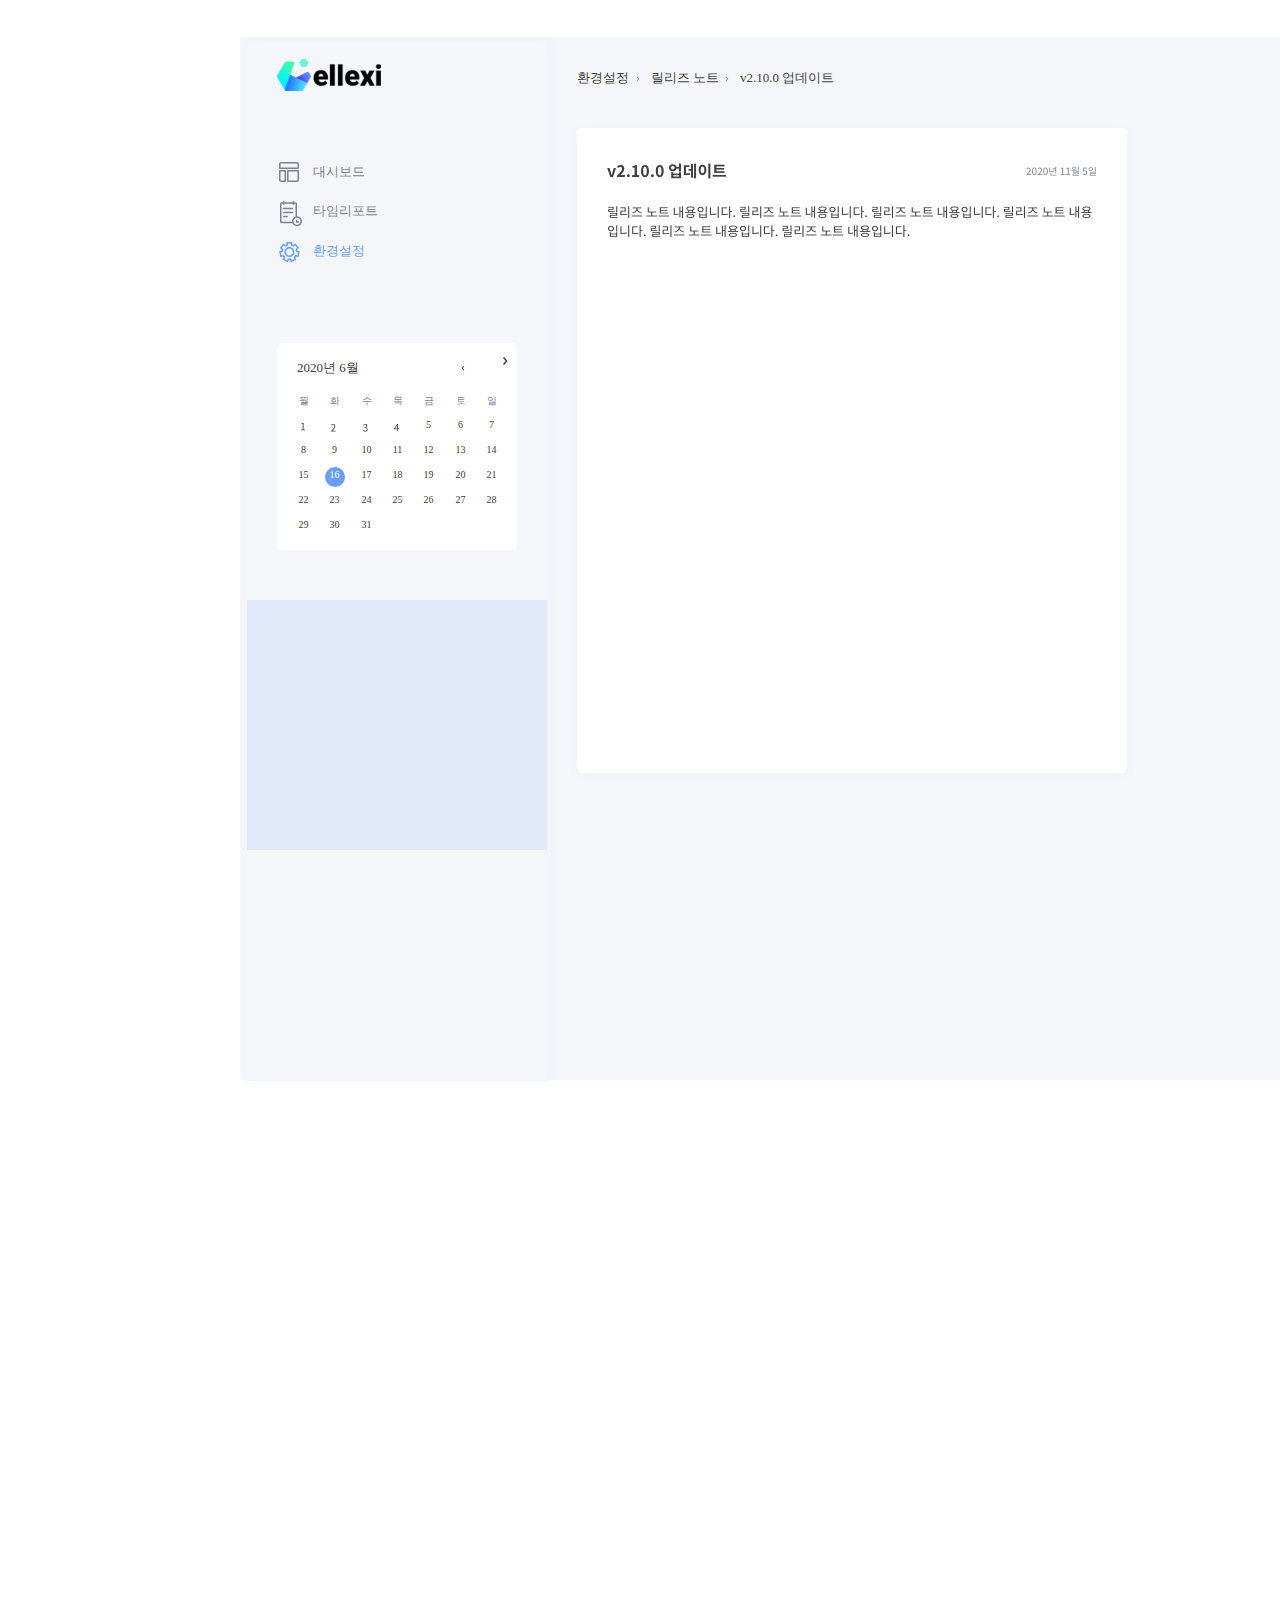
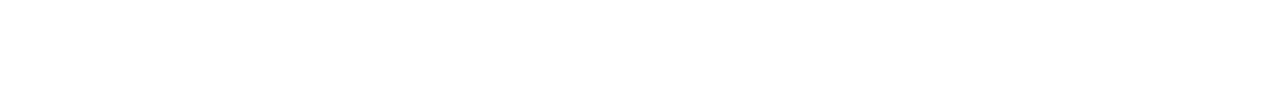
<file: RN1.html>
<!DOCTYPE html>
<html>
<head>
<meta charset="utf-8"/>
<meta http-equiv="X-UA-Compatible" content="IE=edge"/>
<meta name="viewport" content="width=device-width, initial-scale=1.0">
<title>RN1</title>
<link rel="stylesheet" type="text/css" id="applicationStylesheet" href="RN1.css"/>
<script id="applicationScript" type="text/javascript" src="RN1.js"></script>
</head>
<body>
<div id="RN1">
	<svg class="_1">
		<rect id="_1" rx="0" ry="0" x="0" y="0" width="1410" height="1043">
		</rect>
	</svg>
	<div id="Menusetting" class="Menu_setting">
		<svg class="BG">
			<rect id="BG" rx="0" ry="0" x="0" y="0" width="300" height="1038">
			</rect>
		</svg>
		<div id="iconmenudashboard_s" class="icon_menu_dashboard_s">
			<svg class="Combined_Shape" viewBox="0 0 20 20">
				<path id="Combined_Shape" d="M 18 19.99979972839355 L 9 19.99979972839355 C 8.448649406433105 19.99979972839355 8.000100135803223 19.55125045776367 8.000100135803223 18.99990081787109 L 8.000100135803223 9 C 8.000100135803223 8.448649406433105 8.448649406433105 8.000100135803223 9 8.000100135803223 L 18.99990081787109 8.000100135803223 C 19.55125045776367 8.000100135803223 19.99979972839355 8.448649406433105 19.99979972839355 9 L 19.99979972839355 18 C 19.99979972839355 19.10268974304199 19.10268974304199 19.99979972839355 18 19.99979972839355 Z M 9.500399589538574 9.500399589538574 L 9.500399589538574 18.50040054321289 L 18 18.50040054321289 C 18.27591896057129 18.50040054321289 18.50040054321289 18.27591896057129 18.50040054321289 18 L 18.50040054321289 9.500399589538574 L 9.500399589538574 9.500399589538574 Z M 6.00029993057251 19.99979972839355 L 1.999799847602844 19.99979972839355 C 0.8971098661422729 19.99979972839355 -1.358032193365943e-07 19.10268974304199 -1.358032193365943e-07 18 L -1.358032193365943e-07 9 C -1.358032193365943e-07 8.448649406433105 0.4485498666763306 8.000100135803223 0.9998998641967773 8.000100135803223 L 6.00029993057251 8.000100135803223 C 6.551650047302246 8.000100135803223 7.000199794769287 8.448649406433105 7.000199794769287 9 L 7.000199794769287 18.99990081787109 C 7.000199794769287 19.55125045776367 6.551650047302246 19.99979972839355 6.00029993057251 19.99979972839355 Z M 1.50029981136322 9.500399589538574 L 1.50029981136322 18 C 1.50029981136322 18.27591896057129 1.724369883537292 18.50040054321289 1.999799847602844 18.50040054321289 L 5.499899864196777 18.50040054321289 L 5.499899864196777 9.500399589538574 L 1.50029981136322 9.500399589538574 Z M 18.99990081787109 7.000199794769287 L 0.9998998641967773 7.000199794769287 C 0.4485498666763306 7.000199794769287 -1.358032193365943e-07 6.551650047302246 -1.358032193365943e-07 6.00029993057251 L -1.358032193365943e-07 1.999799847602844 C -1.358032193365943e-07 0.8971098661422729 0.8971098661422729 -1.358032193365943e-07 1.999799847602844 -1.358032193365943e-07 L 18 -1.358032193365943e-07 C 19.10268974304199 -1.358032193365943e-07 19.99979972839355 0.8971098661422729 19.99979972839355 1.999799847602844 L 19.99979972839355 6.00029993057251 C 19.99979972839355 6.551650047302246 19.55125045776367 7.000199794769287 18.99990081787109 7.000199794769287 Z M 1.999799847602844 1.50029981136322 C 1.724369883537292 1.50029981136322 1.50029981136322 1.724369883537292 1.50029981136322 1.999799847602844 L 1.50029981136322 5.499899864196777 L 18.50040054321289 5.499899864196777 L 18.50040054321289 1.999799847602844 C 18.50040054321289 1.724369883537292 18.27591896057129 1.50029981136322 18 1.50029981136322 L 1.999799847602844 1.50029981136322 Z">
				</path>
			</svg>
		</div>
		<img id="Logo" src="Logo.png" srcset="Logo.png 1x, Logo@2x.png 2x">
			
		<div id="iconmenudashboard_s_copy" class="icon_menu_dashboard_s_copy">
			<svg class="Combined_Shape_" viewBox="0 0 22 25.25">
				<path id="Combined_Shape_" d="M 12.06856918334961 21.07962989807129 C 12.13547515869141 21.48169136047363 12.25124073028564 21.87346076965332 12.41550064086914 22.24800109863281 L 12.41550064086914 22.24979972839355 L 12.41460037231445 22.24979972839355 L 1.700100064277649 22.24979972839355 C 0.7623000144958496 22.24979972839355 0 21.57750129699707 0 20.75040054321289 L 0 2.750400066375732 C 0 1.92330002784729 0.7623000144958496 1.250100016593933 1.700100064277649 1.250100016593933 L 2.99970006942749 1.250100016593933 L 2.99970006942749 0.7497000098228455 C 2.99970006942749 0.3366000056266785 3.336300134658813 0 3.750300168991089 0 C 4.163400173187256 0 4.5 0.3366000056266785 4.5 0.7497000098228455 L 4.5 1.250100016593933 L 12.50010013580322 1.250100016593933 L 12.50010013580322 0.7497000098228455 C 12.50010013580322 0.3366000056266785 12.83670043945312 0 13.24980068206787 0 C 13.66380023956299 0 14.00040054321289 0.3366000056266785 14.00040054321289 0.7497000098228455 L 14.00040054321289 1.250100016593933 L 15.30000019073486 1.250100016593933 C 16.23780059814453 1.250100016593933 17.00010108947754 1.92330002784729 17.00010108947754 2.750400066375732 L 17.00010108947754 15.24960041046143 C 19.75679969787598 15.24960041046143 21.99960136413574 17.49240112304688 21.99960136413574 20.25 C 21.99960136413574 23.00670051574707 19.75679969787598 25.2495002746582 17.00010108947754 25.2495002746582 C 14.5250940322876 25.2495002746582 12.46485042572021 23.4429988861084 12.06856918334961 21.07962989807129 Z M 13.5 20.25 C 13.5 22.17959976196289 15.07050037384033 23.74920082092285 17.00010108947754 23.74920082092285 C 18.92970085144043 23.74920082092285 20.49930000305176 22.17959976196289 20.49930000305176 20.25 C 20.49930000305176 18.32040023803711 18.92970085144043 16.74990081787109 17.00010108947754 16.74990081787109 C 15.07050037384033 16.74990081787109 13.5 18.32040023803711 13.5 20.25 Z M 12.06411552429199 21.05233573913574 C 12.06307220458984 21.04589462280273 12.0620698928833 21.03958320617676 12.06105136871338 21.03313446044922 C 12.06205558776855 21.03954124450684 12.06308650970459 21.04593276977539 12.06411552429199 21.05233573913574 Z M 1.500300049781799 3.110399961471558 L 1.500300049781799 20.39039993286133 C 1.500300049781799 20.58930015563965 1.684800028800964 20.75040054321289 1.91159999370575 20.75040054321289 L 12.02460289001465 20.75040054321289 C 12.00815677642822 20.58572959899902 11.99970054626465 20.41893005371094 11.99970054626465 20.25 C 11.99970054626465 17.66862106323242 13.96492195129395 15.53841781616211 16.47810363769531 15.27669429779053 C 16.1461181640625 15.31085586547852 15.81860637664795 15.37839317321777 15.49980068206787 15.47910022735596 L 15.49980068206787 3.110399961471558 C 15.49980068206787 2.911499977111816 15.31529998779297 2.750400066375732 15.08850002288818 2.750400066375732 L 14.00040054321289 2.750400066375732 L 14.00040054321289 3.249900102615356 C 14.00040054321289 3.663000106811523 13.66380023956299 3.999600172042847 13.24980068206787 3.999600172042847 C 12.83670043945312 3.999600172042847 12.50010013580322 3.663000106811523 12.50010013580322 3.249900102615356 L 12.50010013580322 2.750400066375732 L 4.5 2.750400066375732 L 4.5 3.249900102615356 C 4.5 3.663000106811523 4.163400173187256 3.999600172042847 3.750300168991089 3.999600172042847 C 3.336300134658813 3.999600172042847 2.99970006942749 3.663000106811523 2.99970006942749 3.249900102615356 L 2.99970006942749 2.750400066375732 L 1.91159999370575 2.750400066375732 C 1.684800028800964 2.750400066375732 1.500300049781799 2.911499977111816 1.500300049781799 3.110399961471558 Z M 16.51105690002441 15.27340316772461 C 16.51417541503906 15.27309989929199 16.5175895690918 15.272780418396 16.52071189880371 15.27248191833496 C 16.51749420166016 15.27278518676758 16.51427268981934 15.27309417724609 16.51105690002441 15.27340316772461 Z M 15.99930000305176 21.7494010925293 L 15.99930000305176 18.74970054626465 L 17.49960136413574 18.74970054626465 L 17.49960136413574 20.25 L 18.99990081787109 20.25 L 18.99990081787109 21.7494010925293 L 15.99930000305176 21.7494010925293 Z M 3.750300168991089 16.25040054321289 C 3.336300134658813 16.25040054321289 2.99970006942749 15.91380023956299 2.99970006942749 15.49980068206787 C 2.99970006942749 15.08670043945312 3.336300134658813 14.75010013580322 3.750300168991089 14.75010013580322 L 7.250400066375732 14.75010013580322 C 7.663500308990479 14.75010013580322 8.000100135803223 15.08670043945312 8.000100135803223 15.49980068206787 C 8.000100135803223 15.91380023956299 7.663500308990479 16.25040054321289 7.250400066375732 16.25040054321289 L 3.750300168991089 16.25040054321289 Z M 3.750300168991089 12.24989986419678 C 3.336300134658813 12.24989986419678 2.99970006942749 11.91330051422119 2.99970006942749 11.50020027160645 C 2.99970006942749 11.08620071411133 3.336300134658813 10.74960041046143 3.750300168991089 10.74960041046143 L 12.50010013580322 10.74960041046143 C 12.91320037841797 10.74960041046143 13.24980068206787 11.08620071411133 13.24980068206787 11.50020027160645 C 13.24980068206787 11.91330051422119 12.91320037841797 12.24989986419678 12.50010013580322 12.24989986419678 L 3.750300168991089 12.24989986419678 Z M 3.750300168991089 8.250300407409668 C 3.336300134658813 8.250300407409668 2.99970006942749 7.913700103759766 2.99970006942749 7.49970006942749 C 2.99970006942749 7.086600303649902 3.336300134658813 6.75 3.750300168991089 6.75 L 12.50010013580322 6.75 C 12.91320037841797 6.75 13.24980068206787 7.086600303649902 13.24980068206787 7.49970006942749 C 13.24980068206787 7.913700103759766 12.91320037841797 8.250300407409668 12.50010013580322 8.250300407409668 L 3.750300168991089 8.250300407409668 Z">
				</path>
			</svg>
		</div>
		<div id="iconmenudashboard_s_copy_2" class="icon_menu_dashboard_s_copy_2">
			<svg class="Combined_Shape_ba" viewBox="0 0 20.846 20.321">
				<path id="Combined_Shape_ba" d="M 8.770500183105469 20.32110023498535 L 3.378600120544434 17.69040107727051 L 4.504499912261963 15.38280010223389 C 4.271399974822998 15.12630081176758 4.054500102996826 14.85360050201416 3.859200000762939 14.57460021972656 L 1.350000023841858 15.15330028533936 L 0 9.306900024414062 L 2.524500131607056 8.722800254821777 C 2.579400062561035 8.382599830627441 2.655900001525879 8.046000480651855 2.751300096511841 7.724699974060059 L 0.7263000011444092 6.084900379180908 L 4.501800060272217 1.422000050544739 L 6.4899001121521 3.032099962234497 C 6.794100284576416 2.860200166702271 7.108200073242188 2.709000110626221 7.423200130462646 2.581200122833252 L 7.423200130462646 0 L 13.42260074615479 0 L 13.42440032958984 2.58210015296936 C 13.73760032653809 2.709000110626221 14.05170059204102 2.860200166702271 14.35590076446533 3.032099962234497 L 16.3439998626709 1.422000050544739 L 20.1195011138916 6.084900379180908 L 18.0944995880127 7.724699974060059 C 18.19260025024414 8.055000305175781 18.26910018920898 8.391600608825684 18.3213005065918 8.722800254821777 L 20.84580039978027 9.306900024414062 L 19.49670028686523 15.15330028533936 L 16.98750114440918 14.57369995117188 C 16.7903995513916 14.85540008544922 16.57349967956543 15.12720012664795 16.34220123291016 15.38190078735352 L 17.46720123291016 17.69040107727051 L 12.0753002166748 20.32019996643066 L 10.9350004196167 17.98380088806152 C 10.76310062408447 17.99460029602051 10.59119987487793 18 10.42290019989014 18 C 10.2519006729126 18 10.07999992370605 17.99460029602051 9.911700248718262 17.98380088806152 L 8.771400451660156 20.32019996643066 L 8.771400451660156 20.32110023498535 Z M 12.76469993591309 18.31500053405762 L 15.46200084686279 16.99920082092285 L 14.54760074615479 15.12540054321289 L 15.23250007629395 14.3730001449585 C 15.42240047454834 14.16420078277588 15.59880065917969 13.94280052185059 15.75720024108887 13.71510028839111 L 16.33769989013672 12.88440036773682 L 18.37260055541992 13.35420036315918 L 19.04759979248047 10.430100440979 L 17.00010108947754 9.956700325012207 L 16.84080123901367 8.960400581359863 C 16.79759979248047 8.691300392150879 16.73550033569336 8.419500350952148 16.65629959106445 8.150400161743164 L 16.37190055847168 7.190100193023682 L 18.00990104675293 5.863500118255615 L 16.12260055541992 3.531599998474121 L 14.50620079040527 4.840199947357178 L 13.61700057983398 4.337100028991699 C 13.37400054931641 4.200300216674805 13.12020015716553 4.077000141143799 12.86100006103516 3.972599983215332 L 11.92409992218018 3.592800140380859 L 11.9232006072998 1.500300049781799 L 8.922599792480469 1.500300049781799 L 8.923500061035156 3.592800140380859 L 7.985700130462646 3.971700191497803 C 7.726500034332275 4.077000141143799 7.471800327301025 4.200300216674805 7.228800296783447 4.338000297546387 L 6.339600086212158 4.840199947357178 L 4.724100112915039 3.531599998474121 L 2.835900068283081 5.863500118255615 L 4.473900318145752 7.190100193023682 L 4.189500331878662 8.151300430297852 C 4.110300064086914 8.418600082397461 4.048200130462646 8.691300392150879 4.005000114440918 8.960400581359863 L 3.845700025558472 9.956700325012207 L 1.799100041389465 10.430100440979 L 2.474100112915039 13.35510063171387 L 4.509000301361084 12.8853006362915 L 4.509900093078613 12.8853006362915 L 5.089499950408936 13.7160005569458 C 5.248800277709961 13.94550037384033 5.42519998550415 14.16600036621094 5.614200115203857 14.3730001449585 L 6.299099922180176 15.12630081176758 L 5.384700298309326 17.00010108947754 L 8.081100463867188 18.31500053405762 L 9.003600120544434 16.4232006072998 L 10.00619983673096 16.48710060119629 C 10.14840030670166 16.49520111083984 10.28880023956299 16.49970054626465 10.42290019989014 16.49970054626465 C 10.55700016021729 16.49970054626465 10.69740009307861 16.49520111083984 10.84049987792969 16.48710060119629 L 11.84130001068115 16.4232006072998 L 12.76469993591309 18.31500053405762 Z M 5.423399925231934 10.00080013275146 C 5.423399925231934 7.243200302124023 7.666200160980225 5.000400066375732 10.42380046844482 5.000400066375732 C 13.18050003051758 5.000400066375732 15.42330074310303 7.243200302124023 15.42330074310303 10.00080013275146 C 15.42330074310303 12.75750064849854 13.18050003051758 15.00030040740967 10.42380046844482 15.00030040740967 C 7.666200160980225 15.00030040740967 5.423399925231934 12.75750064849854 5.423399925231934 10.00080013275146 Z M 6.923700332641602 10.00080013275146 C 6.923700332641602 11.92950057983398 8.493300437927246 13.5 10.42380046844482 13.5 C 12.35249996185303 13.5 13.92300033569336 11.92950057983398 13.92300033569336 10.00080013275146 C 13.92300033569336 8.070300102233887 12.35249996185303 6.500699996948242 10.42380046844482 6.500699996948242 C 8.493300437927246 6.500699996948242 6.923700332641602 8.070300102233887 6.923700332641602 10.00080013275146 Z">
				</path>
			</svg>
		</div>
		<div id="Group">
			<svg class="Rectangle_Copy_26">
				<rect id="Rectangle_Copy_26" rx="0" ry="0" x="0" y="0" width="300" height="250">
				</rect>
			</svg>
			<div id="">
				<span>광고</span>
			</div>
		</div>
		<div id="menucalandar0616" class="menu_calandar_0616">
			<div id="Group_13">
				<svg class="Rectangle">
					<rect id="Rectangle" rx="5" ry="5" x="0" y="0" width="240" height="207">
					</rect>
				</svg>
				<svg class="Oval">
					<ellipse id="Oval" rx="10" ry="10" cx="10" cy="10">
					</ellipse>
				</svg>
				<div id="iconpointer_copy_3" class="icon_pointer_copy_3">
					<svg class="Path" viewBox="0 -4.557 7.976 4.557">
						<path id="Path" d="M 3.988093614578247 -1.975616693496704 L 7 -4.5572509765625 L 7.976187229156494 -3.418365955352783 L 3.988093614578247 0 L 0 -3.418365955352783 L 0.9761870503425598 -4.5572509765625 L 3.988093614578247 -1.975616693496704 Z">
						</path>
					</svg>
				</div>
				<div id="iconpointer_copy_3_bi" class="icon_pointer_copy_3">
					<svg class="Path_bj" viewBox="0 0 7.976 4.557">
						<path id="Path_bj" d="M 3.988093376159668 1.975616693496704 L 6.999999523162842 4.5572509765625 L 7.976186752319336 3.418365955352783 L 3.988093376159668 0 L 0 3.418365955352783 L 0.976186990737915 4.5572509765625 L 3.988093376159668 1.975616693496704 Z">
						</path>
					</svg>
				</div>
				<div id="ID2020_6">
					<span>2020년 6월</span>
				</div>
				<div id="_bl">
					<span>월</span>
				</div>
				<svg class="ID1" viewBox="0 0 4.02 7.33">
					<path id="ID1" d="M 0 7.329999923706055 L 0 6.570000171661377 L 1.629999995231628 6.570000171661377 L 1.629999995231628 1.100000023841858 L 0.3300000131130219 1.100000023841858 L 0.3300000131130219 0.5199999809265137 C 0.9800000190734863 0.4000000059604645 1.450000047683716 0.2300000041723251 1.850000023841858 0 L 2.549999952316284 0 L 2.549999952316284 6.570000171661377 L 4.019999980926514 6.570000171661377 L 4.019999980926514 7.329999923706055 L 0 7.329999923706055 Z">
					</path>
				</svg>
				<div id="ID8">
					<span>8</span>
				</div>
				<div id="ID15">
					<span>15</span>
				</div>
				<div id="ID22">
					<span>22</span>
				</div>
				<div id="ID29">
					<span>29</span>
				</div>
				<div id="_br">
					<span>화</span>
				</div>
				<svg class="ID2" viewBox="0 0 4.65 7.47">
					<path id="ID2" d="M 0.03999999910593033 7.46999979019165 L 0.03999999910593033 6.929999828338623 C 2.339999914169312 4.920000076293945 3.400000095367432 3.460000038146973 3.400000095367432 2.200000047683716 C 3.400000095367432 1.360000014305115 2.960000038146973 0.75 2.049999952316284 0.75 C 1.450000047683716 0.75 0.9300000071525574 1.120000004768372 0.5299999713897705 1.600000023841858 L 0 1.080000042915344 C 0.6000000238418579 0.4300000071525574 1.230000019073486 0 2.160000085830688 0 C 3.470000028610229 0 4.289999961853027 0.8600000143051147 4.289999961853027 2.170000076293945 C 4.289999961853027 3.630000114440918 3.140000104904175 5.119999885559082 1.419999957084656 6.75 C 1.799999952316284 6.71999979019165 2.25 6.679999828338623 2.619999885559082 6.679999828338623 L 4.650000095367432 6.679999828338623 L 4.650000095367432 7.46999979019165 L 0.03999999910593033 7.46999979019165 Z">
					</path>
				</svg>
				<div id="ID9">
					<span>9</span>
				</div>
				<div id="ID16">
					<span>16</span>
				</div>
				<div id="ID23">
					<span>23</span>
				</div>
				<div id="ID30">
					<span>30</span>
				</div>
				<div id="_bx">
					<span>수</span>
				</div>
				<svg class="ID3" viewBox="0 0 4.7 7.6">
					<path id="ID3" d="M 2.349999904632568 7.599999904632568 C 1.200000047683716 7.599999904632568 0.4799999892711639 7.119999885559082 0 6.599999904632568 L 0.4600000083446503 6 C 0.8899999856948853 6.449999809265137 1.450000047683716 6.840000152587891 2.279999971389771 6.840000152587891 C 3.150000095367432 6.840000152587891 3.769999980926514 6.320000171661377 3.769999980926514 5.480000019073486 C 3.769999980926514 4.599999904632568 3.180000066757202 4.010000228881836 1.490000009536743 4.010000228881836 L 1.490000009536743 3.309999942779541 C 3 3.309999942779541 3.519999980926514 2.700000047683716 3.519999980926514 1.909999966621399 C 3.519999980926514 1.200000047683716 3.039999961853027 0.75 2.279999971389771 0.7300000190734863 C 1.690000057220459 0.75 1.169999957084656 1.049999952316284 0.7599999904632568 1.460000038146973 L 0.2700000107288361 0.8799999952316284 C 0.8199999928474426 0.3700000047683716 1.470000028610229 0 2.319999933242798 0 C 3.549999952316284 0 4.449999809265137 0.6600000262260437 4.449999809265137 1.840000033378601 C 4.449999809265137 2.730000019073486 3.920000076293945 3.319999933242798 3.140000104904175 3.609999895095825 L 3.140000104904175 3.650000095367432 C 4.010000228881836 3.849999904632568 4.699999809265137 4.510000228881836 4.699999809265137 5.510000228881836 C 4.699999809265137 6.820000171661377 3.650000095367432 7.599999904632568 2.349999904632568 7.599999904632568 Z">
					</path>
				</svg>
				<div id="ID10">
					<span>10</span>
				</div>
				<div id="ID17">
					<span>17</span>
				</div>
				<div id="ID24">
					<span>24</span>
				</div>
				<div id="ID31">
					<span>31</span>
				</div>
				<div id="_b">
					<span>목</span>
				</div>
				<svg class="ID4" viewBox="0 0 5.03 7.33">
					<path id="ID4" d="M 4.059900283813477 7.329599857330322 L 4.058900356292725 7.329599857330322 L 3.189600229263306 7.329599857330322 L 3.189600229263306 5.309999942779541 L 1.728057839045505e-07 5.309999942779541 L 1.728057839045505e-07 4.709700107574463 L 3.050100088119507 9.315490956396388e-08 L 4.059900283813477 9.315490956396388e-08 L 4.059900283813477 4.580100059509277 L 5.030100345611572 4.580100059509277 L 5.030100345611572 5.309999942779541 L 4.059900283813477 5.309999942779541 L 4.059900283813477 7.32859992980957 L 4.059900283813477 7.329599857330322 Z M 3.210310220718384 0.9998900890350342 C 3.05033016204834 1.319850087165833 2.862720251083374 1.66303014755249 2.619900226593018 2.079900026321411 L 0.950400173664093 4.580100059509277 L 3.189600229263306 4.580100059509277 L 3.189600229263306 2.330100059509277 C 3.189600229263306 2.056320190429688 3.212630271911621 1.65612006187439 3.232950210571289 1.303020119667053 L 3.233510255813599 1.293300151824951 C 3.239570140838623 1.187820076942444 3.245300054550171 1.088170051574707 3.249900102615356 0.9999001026153564 L 3.210305213928223 0.9999001026153564 L 3.210310220718384 0.9998900890350342 Z">
					</path>
				</svg>
				<div id="ID11">
					<span>11</span>
				</div>
				<div id="ID18">
					<span>18</span>
				</div>
				<div id="ID25">
					<span>25</span>
				</div>
				<div id="_ca">
					<span>금</span>
				</div>
				<div id="ID5">
					<span>5</span>
				</div>
				<div id="ID12">
					<span>12</span>
				</div>
				<div id="ID19">
					<span>19</span>
				</div>
				<div id="ID26">
					<span>26</span>
				</div>
				<div id="_cd">
					<span>토</span>
				</div>
				<div id="ID6">
					<span>6</span>
				</div>
				<div id="ID13">
					<span>13</span>
				</div>
				<div id="ID20">
					<span>20</span>
				</div>
				<div id="ID27">
					<span>27</span>
				</div>
				<div id="_ci">
					<span>일</span>
				</div>
				<div id="ID7">
					<span>7</span>
				</div>
				<div id="ID14">
					<span>14</span>
				</div>
				<div id="ID21">
					<span>21</span>
				</div>
				<div id="ID28">
					<span>28</span>
				</div>
			</div>
		</div>
		<div onclick="application.goToTargetView(event)" id="_cn">
			<span>타임리포트</span>
		</div>
		<div onclick="application.goToTargetView(event)" id="_copy">
			<span>환경설정</span>
		</div>
		<div onclick="application.goToTargetView(event)" id="_cp">
			<span>대시보드</span>
		</div>
	</div>
	<div id="top">
		<svg class="Rectangle_cr">
			<rect id="Rectangle_cr" rx="0" ry="0" x="0" y="0" width="1440" height="70">
			</rect>
		</svg>
		<div id="Stacked_Group">
			<div onclick="application.goToTargetView(event)" id="breadcrumb">
				<span>환경설정</span>
			</div>
			<div onclick="application.goToTargetView(event)" id="breadcrumb_copy">
				<span>릴리즈 노트</span>
			</div>
			<div id="v2100_">
				<span>v2.10.0 업데이트</span>
			</div>
			<div id="icondropdownclose" class="icon_dropdown_close">
				<svg class="Path_cx" viewBox="0 -4.557 7.976 4.557">
					<path id="Path_cx" d="M 3.988093614578247 -1.975616693496704 L 7 -4.5572509765625 L 7.976187229156494 -3.418365955352783 L 3.988093614578247 0 L 0 -3.418365955352783 L 0.9761870503425598 -4.5572509765625 L 3.988093614578247 -1.975616693496704 Z">
					</path>
				</svg>
			</div>
			<div id="icondropdownclose_copy" class="icon_dropdown_close_copy">
				<svg class="Path_cz" viewBox="0 -4.557 7.976 4.557">
					<path id="Path_cz" d="M 3.988093614578247 -1.975616693496704 L 7 -4.5572509765625 L 7.976187229156494 -3.418365955352783 L 3.988093614578247 0 L 0 -3.418365955352783 L 0.9761870503425598 -4.5572509765625 L 3.988093614578247 -1.975616693496704 Z">
					</path>
				</svg>
			</div>
		</div>
	</div>
	<div id="Group_4">
		<svg class="BG_c">
			<rect id="BG_c" rx="5" ry="5" x="0" y="0" width="550" height="645">
			</rect>
		</svg>
		<img id="Group_4_c" src="Group_4_c.png" srcset="Group_4_c.png 1x, Group_4_c@2x.png 2x">
			
		</svg>
	</div>
</div>
</body>
</html>
</file>
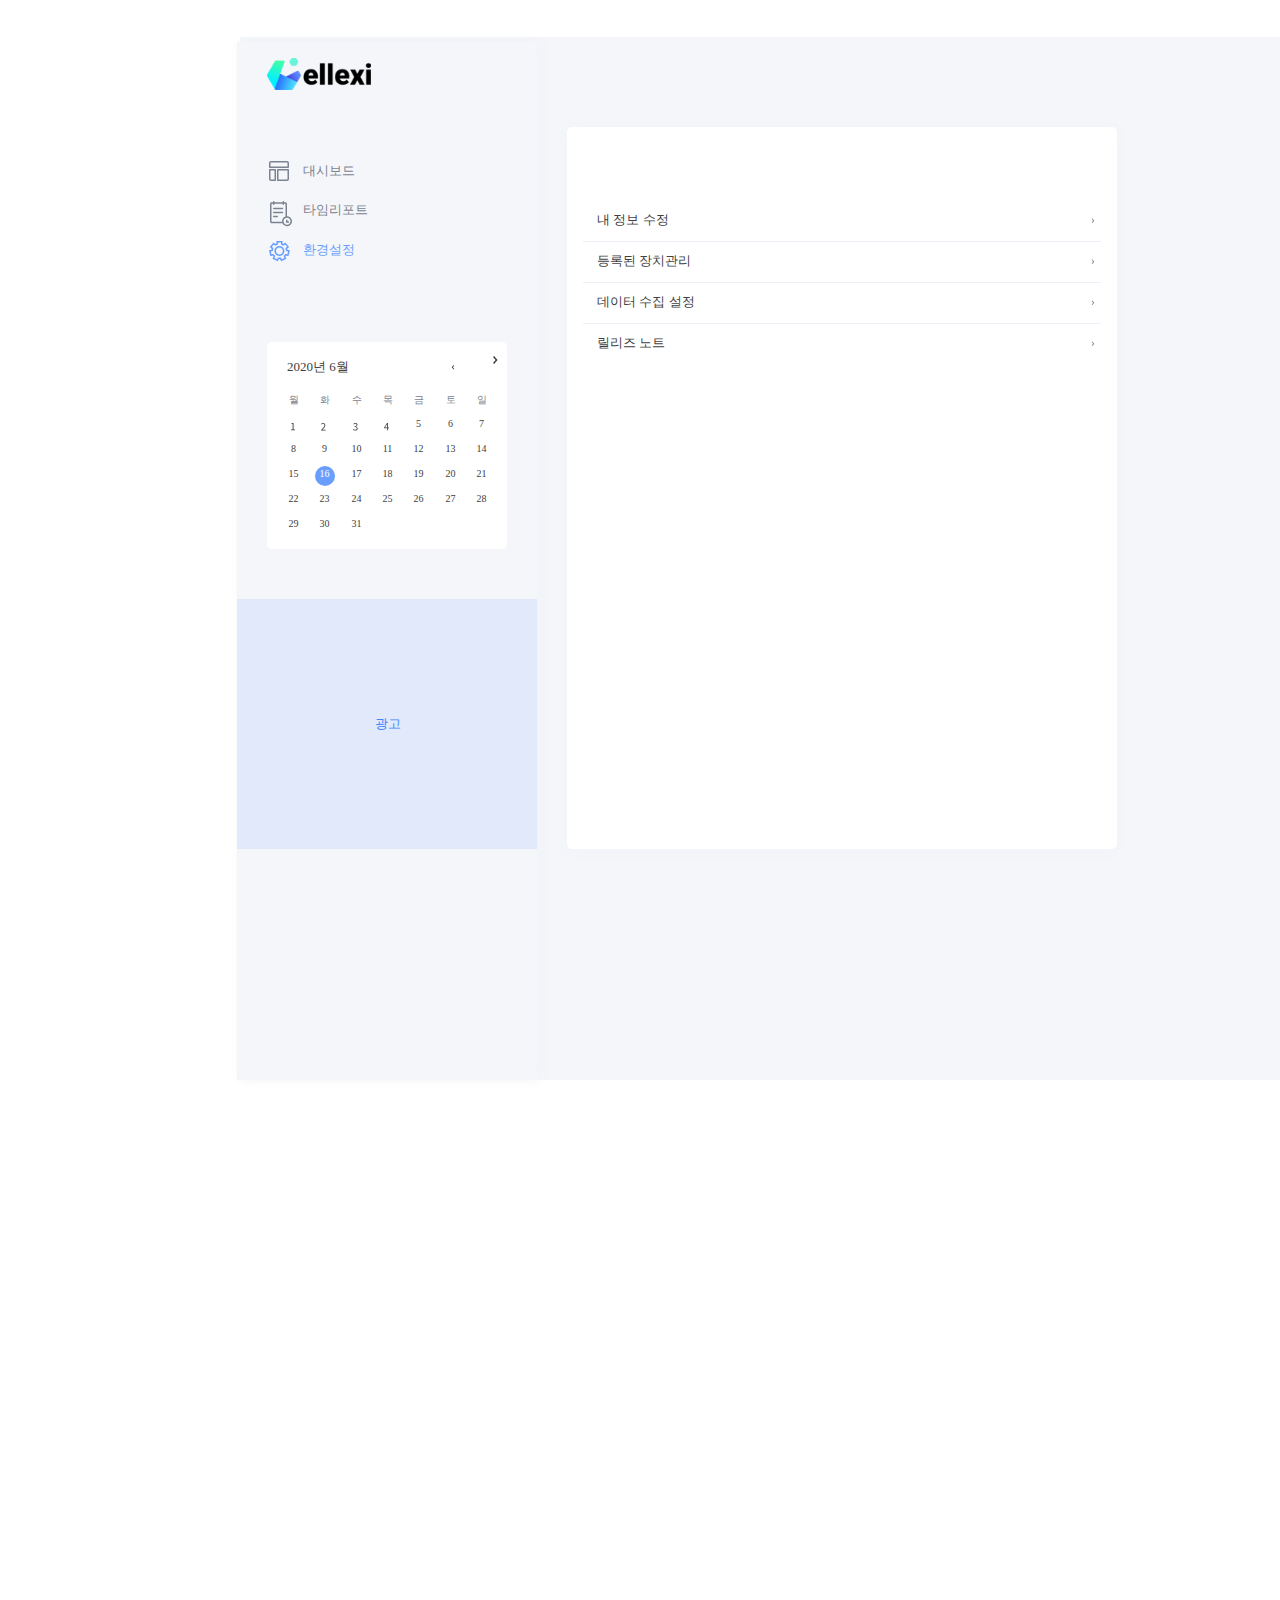
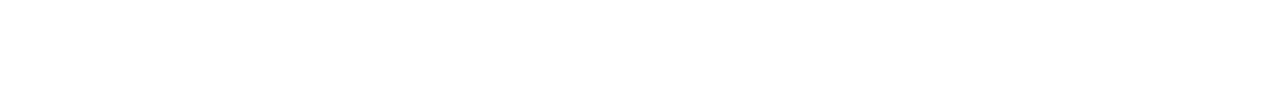
<file: Setting.html>
<!DOCTYPE html>
<html>
<head>
<meta charset="utf-8"/>
<meta http-equiv="X-UA-Compatible" content="IE=edge"/>
<meta name="viewport" content="width=device-width, initial-scale=1.0">
<title>Setting</title>
<link rel="stylesheet" type="text/css" id="applicationStylesheet" href="Setting.css"/>
<script id="applicationScript" type="text/javascript" src="Setting.js"></script>
</head>
<body>
<div id="Setting">
	<svg class="_2">
		<rect id="_2" rx="0" ry="0" x="0" y="0" width="1410" height="1043">
		</rect>
	</svg>
	<div id="top" class="top">
		<svg class="Rectangle">
			<rect id="Rectangle" rx="0" ry="0" x="0" y="0" width="1440" height="70">
			</rect>
		</svg>
		<div id="Stacked_Group">
			<div id="breadcrumb">
				<span> </span>
			</div>
			<div id="breadcrumb_copy">
				<span> </span>
			</div>
		</div>
	</div>
	<svg class="BG">
		<rect id="BG" rx="5" ry="5" x="0" y="0" width="550" height="722">
		</rect>
	</svg>
	<div onclick="application.goToTargetView(event)" id="Group_6">
		<svg class="Rectangle_">
			<rect id="Rectangle_" rx="0" ry="0" x="0" y="0" width="518" height="40">
			</rect>
		</svg>
		<div id="__">
			<span>내 정보 수정</span>
		</div>
		<div id="icondropdownclose" class="icon_dropdown_close">
			<svg class="Path" viewBox="0 -4.557 7.976 4.557">
				<path id="Path" d="M 3.988093614578247 -1.975616693496704 L 7 -4.5572509765625 L 7.976187229156494 -3.418365955352783 L 3.988093614578247 0 L 0 -3.418365955352783 L 0.9761870503425598 -4.5572509765625 L 3.988093614578247 -1.975616693496704 Z">
				</path>
			</svg>
		</div>
	</div>
	<svg class="Rectangle_Copy_3">
		<rect id="Rectangle_Copy_3" rx="0" ry="0" x="0" y="0" width="518" height="1">
		</rect>
	</svg>
	<svg class="Rectangle_Copy_4">
		<rect id="Rectangle_Copy_4" rx="0" ry="0" x="0" y="0" width="518" height="1">
		</rect>
	</svg>
	<svg class="Rectangle_Copy_5">
		<rect id="Rectangle_Copy_5" rx="0" ry="0" x="0" y="0" width="518" height="1">
		</rect>
	</svg>
	<div onclick="application.goToTargetView(event)" id="Group">
		<svg class="Rectangle_bf">
			<rect id="Rectangle_bf" rx="0" ry="0" x="0" y="0" width="518" height="40">
			</rect>
		</svg>
		<div id="_">
			<span>등록된 장치관리</span>
		</div>
		<div id="icondropdownclose_bh" class="icon_dropdown_close">
			<svg class="Path_bi" viewBox="0 -4.557 7.976 4.557">
				<path id="Path_bi" d="M 3.988093614578247 -1.975616693496704 L 7 -4.5572509765625 L 7.976187229156494 -3.418365955352783 L 3.988093614578247 0 L 0 -3.418365955352783 L 0.9761870503425598 -4.5572509765625 L 3.988093614578247 -1.975616693496704 Z">
				</path>
			</svg>
		</div>
	</div>
	<div onclick="application.goToTargetView(event)" id="Group_Copy">
		<svg class="Rectangle_bk">
			<rect id="Rectangle_bk" rx="0" ry="0" x="0" y="0" width="518" height="40">
			</rect>
		</svg>
		<div id="___bl">
			<span>데이터 수집 설정</span>
		</div>
		<div id="icondropdownclose_bm" class="icon_dropdown_close">
			<svg class="Path_bn" viewBox="0 -4.557 7.976 4.557">
				<path id="Path_bn" d="M 3.988093614578247 -1.975616693496704 L 7 -4.5572509765625 L 7.976187229156494 -3.418365955352783 L 3.988093614578247 0 L 0 -3.418365955352783 L 0.9761870503425598 -4.5572509765625 L 3.988093614578247 -1.975616693496704 Z">
				</path>
			</svg>
		</div>
	</div>
	<div onclick="application.goToTargetView(event)" id="Group_Copy_2">
		<svg class="Rectangle_bp">
			<rect id="Rectangle_bp" rx="0" ry="0" x="0" y="0" width="518" height="40">
			</rect>
		</svg>
		<div id="__bq">
			<span>릴리즈 노트</span>
		</div>
		<div id="icondropdownclose_br" class="icon_dropdown_close">
			<svg class="Path_bs" viewBox="0 -4.557 7.976 4.557">
				<path id="Path_bs" d="M 3.988093614578247 -1.975616693496704 L 7 -4.5572509765625 L 7.976187229156494 -3.418365955352783 L 3.988093614578247 0 L 0 -3.418365955352783 L 0.9761870503425598 -4.5572509765625 L 3.988093614578247 -1.975616693496704 Z">
				</path>
			</svg>
		</div>
	</div>
	<div id="Menusetting" class="Menu_setting">
		<svg class="BG_bv">
			<rect id="BG_bv" rx="0" ry="0" x="0" y="0" width="300" height="1038">
			</rect>
		</svg>
		<div id="iconmenudashboard_s" class="icon_menu_dashboard_s">
			<svg class="Combined_Shape" viewBox="0 0 20 20">
				<path id="Combined_Shape" d="M 18 19.99979972839355 L 9 19.99979972839355 C 8.448649406433105 19.99979972839355 8.000100135803223 19.55125045776367 8.000100135803223 18.99990081787109 L 8.000100135803223 9 C 8.000100135803223 8.448649406433105 8.448649406433105 8.000100135803223 9 8.000100135803223 L 18.99990081787109 8.000100135803223 C 19.55125045776367 8.000100135803223 19.99979972839355 8.448649406433105 19.99979972839355 9 L 19.99979972839355 18 C 19.99979972839355 19.10268974304199 19.10268974304199 19.99979972839355 18 19.99979972839355 Z M 9.500399589538574 9.500399589538574 L 9.500399589538574 18.50040054321289 L 18 18.50040054321289 C 18.27591896057129 18.50040054321289 18.50040054321289 18.27591896057129 18.50040054321289 18 L 18.50040054321289 9.500399589538574 L 9.500399589538574 9.500399589538574 Z M 6.00029993057251 19.99979972839355 L 1.999799847602844 19.99979972839355 C 0.8971098661422729 19.99979972839355 -1.358032193365943e-07 19.10268974304199 -1.358032193365943e-07 18 L -1.358032193365943e-07 9 C -1.358032193365943e-07 8.448649406433105 0.4485498666763306 8.000100135803223 0.9998998641967773 8.000100135803223 L 6.00029993057251 8.000100135803223 C 6.551650047302246 8.000100135803223 7.000199794769287 8.448649406433105 7.000199794769287 9 L 7.000199794769287 18.99990081787109 C 7.000199794769287 19.55125045776367 6.551650047302246 19.99979972839355 6.00029993057251 19.99979972839355 Z M 1.50029981136322 9.500399589538574 L 1.50029981136322 18 C 1.50029981136322 18.27591896057129 1.724369883537292 18.50040054321289 1.999799847602844 18.50040054321289 L 5.499899864196777 18.50040054321289 L 5.499899864196777 9.500399589538574 L 1.50029981136322 9.500399589538574 Z M 18.99990081787109 7.000199794769287 L 0.9998998641967773 7.000199794769287 C 0.4485498666763306 7.000199794769287 -1.358032193365943e-07 6.551650047302246 -1.358032193365943e-07 6.00029993057251 L -1.358032193365943e-07 1.999799847602844 C -1.358032193365943e-07 0.8971098661422729 0.8971098661422729 -1.358032193365943e-07 1.999799847602844 -1.358032193365943e-07 L 18 -1.358032193365943e-07 C 19.10268974304199 -1.358032193365943e-07 19.99979972839355 0.8971098661422729 19.99979972839355 1.999799847602844 L 19.99979972839355 6.00029993057251 C 19.99979972839355 6.551650047302246 19.55125045776367 7.000199794769287 18.99990081787109 7.000199794769287 Z M 1.999799847602844 1.50029981136322 C 1.724369883537292 1.50029981136322 1.50029981136322 1.724369883537292 1.50029981136322 1.999799847602844 L 1.50029981136322 5.499899864196777 L 18.50040054321289 5.499899864196777 L 18.50040054321289 1.999799847602844 C 18.50040054321289 1.724369883537292 18.27591896057129 1.50029981136322 18 1.50029981136322 L 1.999799847602844 1.50029981136322 Z">
				</path>
			</svg>
		</div>
		<div onclick="application.goToTargetView(event)" id="_by">
			<span>대시보드</span>
		</div>
		<img id="Logo" src="Logo.png" srcset="Logo.png 1x, Logo@2x.png 2x">
			
		<div id="iconmenudashboard_s_copy" class="icon_menu_dashboard_s_copy">
			<svg class="Combined_Shape_b" viewBox="0 0 22 25.25">
				<path id="Combined_Shape_b" d="M 12.06856918334961 21.07962989807129 C 12.13547515869141 21.48169136047363 12.25124073028564 21.87346076965332 12.41550064086914 22.24800109863281 L 12.41550064086914 22.24979972839355 L 12.41460037231445 22.24979972839355 L 1.700100064277649 22.24979972839355 C 0.7623000144958496 22.24979972839355 0 21.57750129699707 0 20.75040054321289 L 0 2.750400066375732 C 0 1.92330002784729 0.7623000144958496 1.250100016593933 1.700100064277649 1.250100016593933 L 2.99970006942749 1.250100016593933 L 2.99970006942749 0.7497000098228455 C 2.99970006942749 0.3366000056266785 3.336300134658813 0 3.750300168991089 0 C 4.163400173187256 0 4.5 0.3366000056266785 4.5 0.7497000098228455 L 4.5 1.250100016593933 L 12.50010013580322 1.250100016593933 L 12.50010013580322 0.7497000098228455 C 12.50010013580322 0.3366000056266785 12.83670043945312 0 13.24980068206787 0 C 13.66380023956299 0 14.00040054321289 0.3366000056266785 14.00040054321289 0.7497000098228455 L 14.00040054321289 1.250100016593933 L 15.30000019073486 1.250100016593933 C 16.23780059814453 1.250100016593933 17.00010108947754 1.92330002784729 17.00010108947754 2.750400066375732 L 17.00010108947754 15.24960041046143 C 19.75679969787598 15.24960041046143 21.99960136413574 17.49240112304688 21.99960136413574 20.25 C 21.99960136413574 23.00670051574707 19.75679969787598 25.2495002746582 17.00010108947754 25.2495002746582 C 14.5250940322876 25.2495002746582 12.46485042572021 23.4429988861084 12.06856918334961 21.07962989807129 Z M 13.5 20.25 C 13.5 22.17959976196289 15.07050037384033 23.74920082092285 17.00010108947754 23.74920082092285 C 18.92970085144043 23.74920082092285 20.49930000305176 22.17959976196289 20.49930000305176 20.25 C 20.49930000305176 18.32040023803711 18.92970085144043 16.74990081787109 17.00010108947754 16.74990081787109 C 15.07050037384033 16.74990081787109 13.5 18.32040023803711 13.5 20.25 Z M 12.06411552429199 21.05233573913574 C 12.06307220458984 21.04589462280273 12.0620698928833 21.03958320617676 12.06105136871338 21.03313446044922 C 12.06205558776855 21.03954124450684 12.06308650970459 21.04593276977539 12.06411552429199 21.05233573913574 Z M 1.500300049781799 3.110399961471558 L 1.500300049781799 20.39039993286133 C 1.500300049781799 20.58930015563965 1.684800028800964 20.75040054321289 1.91159999370575 20.75040054321289 L 12.02460289001465 20.75040054321289 C 12.00815677642822 20.58572959899902 11.99970054626465 20.41893005371094 11.99970054626465 20.25 C 11.99970054626465 17.66862106323242 13.96492195129395 15.53841781616211 16.47810363769531 15.27669429779053 C 16.1461181640625 15.31085586547852 15.81860637664795 15.37839317321777 15.49980068206787 15.47910022735596 L 15.49980068206787 3.110399961471558 C 15.49980068206787 2.911499977111816 15.31529998779297 2.750400066375732 15.08850002288818 2.750400066375732 L 14.00040054321289 2.750400066375732 L 14.00040054321289 3.249900102615356 C 14.00040054321289 3.663000106811523 13.66380023956299 3.999600172042847 13.24980068206787 3.999600172042847 C 12.83670043945312 3.999600172042847 12.50010013580322 3.663000106811523 12.50010013580322 3.249900102615356 L 12.50010013580322 2.750400066375732 L 4.5 2.750400066375732 L 4.5 3.249900102615356 C 4.5 3.663000106811523 4.163400173187256 3.999600172042847 3.750300168991089 3.999600172042847 C 3.336300134658813 3.999600172042847 2.99970006942749 3.663000106811523 2.99970006942749 3.249900102615356 L 2.99970006942749 2.750400066375732 L 1.91159999370575 2.750400066375732 C 1.684800028800964 2.750400066375732 1.500300049781799 2.911499977111816 1.500300049781799 3.110399961471558 Z M 16.51105690002441 15.27340316772461 C 16.51417541503906 15.27309989929199 16.5175895690918 15.272780418396 16.52071189880371 15.27248191833496 C 16.51749420166016 15.27278518676758 16.51427268981934 15.27309417724609 16.51105690002441 15.27340316772461 Z M 15.99930000305176 21.7494010925293 L 15.99930000305176 18.74970054626465 L 17.49960136413574 18.74970054626465 L 17.49960136413574 20.25 L 18.99990081787109 20.25 L 18.99990081787109 21.7494010925293 L 15.99930000305176 21.7494010925293 Z M 3.750300168991089 16.25040054321289 C 3.336300134658813 16.25040054321289 2.99970006942749 15.91380023956299 2.99970006942749 15.49980068206787 C 2.99970006942749 15.08670043945312 3.336300134658813 14.75010013580322 3.750300168991089 14.75010013580322 L 7.250400066375732 14.75010013580322 C 7.663500308990479 14.75010013580322 8.000100135803223 15.08670043945312 8.000100135803223 15.49980068206787 C 8.000100135803223 15.91380023956299 7.663500308990479 16.25040054321289 7.250400066375732 16.25040054321289 L 3.750300168991089 16.25040054321289 Z M 3.750300168991089 12.24989986419678 C 3.336300134658813 12.24989986419678 2.99970006942749 11.91330051422119 2.99970006942749 11.50020027160645 C 2.99970006942749 11.08620071411133 3.336300134658813 10.74960041046143 3.750300168991089 10.74960041046143 L 12.50010013580322 10.74960041046143 C 12.91320037841797 10.74960041046143 13.24980068206787 11.08620071411133 13.24980068206787 11.50020027160645 C 13.24980068206787 11.91330051422119 12.91320037841797 12.24989986419678 12.50010013580322 12.24989986419678 L 3.750300168991089 12.24989986419678 Z M 3.750300168991089 8.250300407409668 C 3.336300134658813 8.250300407409668 2.99970006942749 7.913700103759766 2.99970006942749 7.49970006942749 C 2.99970006942749 7.086600303649902 3.336300134658813 6.75 3.750300168991089 6.75 L 12.50010013580322 6.75 C 12.91320037841797 6.75 13.24980068206787 7.086600303649902 13.24980068206787 7.49970006942749 C 13.24980068206787 7.913700103759766 12.91320037841797 8.250300407409668 12.50010013580322 8.250300407409668 L 3.750300168991089 8.250300407409668 Z">
				</path>
			</svg>
		</div>
		<div id="iconmenudashboard_s_copy_2" class="icon_menu_dashboard_s_copy_2">
			<svg class="Combined_Shape_ca" viewBox="0 0 20.846 20.321">
				<path id="Combined_Shape_ca" d="M 8.770500183105469 20.32110023498535 L 3.378600120544434 17.69040107727051 L 4.504499912261963 15.38280010223389 C 4.271399974822998 15.12630081176758 4.054500102996826 14.85360050201416 3.859200000762939 14.57460021972656 L 1.350000023841858 15.15330028533936 L 0 9.306900024414062 L 2.524500131607056 8.722800254821777 C 2.579400062561035 8.382599830627441 2.655900001525879 8.046000480651855 2.751300096511841 7.724699974060059 L 0.7263000011444092 6.084900379180908 L 4.501800060272217 1.422000050544739 L 6.4899001121521 3.032099962234497 C 6.794100284576416 2.860200166702271 7.108200073242188 2.709000110626221 7.423200130462646 2.581200122833252 L 7.423200130462646 0 L 13.42260074615479 0 L 13.42440032958984 2.58210015296936 C 13.73760032653809 2.709000110626221 14.05170059204102 2.860200166702271 14.35590076446533 3.032099962234497 L 16.3439998626709 1.422000050544739 L 20.1195011138916 6.084900379180908 L 18.0944995880127 7.724699974060059 C 18.19260025024414 8.055000305175781 18.26910018920898 8.391600608825684 18.3213005065918 8.722800254821777 L 20.84580039978027 9.306900024414062 L 19.49670028686523 15.15330028533936 L 16.98750114440918 14.57369995117188 C 16.7903995513916 14.85540008544922 16.57349967956543 15.12720012664795 16.34220123291016 15.38190078735352 L 17.46720123291016 17.69040107727051 L 12.0753002166748 20.32019996643066 L 10.9350004196167 17.98380088806152 C 10.76310062408447 17.99460029602051 10.59119987487793 18 10.42290019989014 18 C 10.2519006729126 18 10.07999992370605 17.99460029602051 9.911700248718262 17.98380088806152 L 8.771400451660156 20.32019996643066 L 8.771400451660156 20.32110023498535 Z M 12.76469993591309 18.31500053405762 L 15.46200084686279 16.99920082092285 L 14.54760074615479 15.12540054321289 L 15.23250007629395 14.3730001449585 C 15.42240047454834 14.16420078277588 15.59880065917969 13.94280052185059 15.75720024108887 13.71510028839111 L 16.33769989013672 12.88440036773682 L 18.37260055541992 13.35420036315918 L 19.04759979248047 10.430100440979 L 17.00010108947754 9.956700325012207 L 16.84080123901367 8.960400581359863 C 16.79759979248047 8.691300392150879 16.73550033569336 8.419500350952148 16.65629959106445 8.150400161743164 L 16.37190055847168 7.190100193023682 L 18.00990104675293 5.863500118255615 L 16.12260055541992 3.531599998474121 L 14.50620079040527 4.840199947357178 L 13.61700057983398 4.337100028991699 C 13.37400054931641 4.200300216674805 13.12020015716553 4.077000141143799 12.86100006103516 3.972599983215332 L 11.92409992218018 3.592800140380859 L 11.9232006072998 1.500300049781799 L 8.922599792480469 1.500300049781799 L 8.923500061035156 3.592800140380859 L 7.985700130462646 3.971700191497803 C 7.726500034332275 4.077000141143799 7.471800327301025 4.200300216674805 7.228800296783447 4.338000297546387 L 6.339600086212158 4.840199947357178 L 4.724100112915039 3.531599998474121 L 2.835900068283081 5.863500118255615 L 4.473900318145752 7.190100193023682 L 4.189500331878662 8.151300430297852 C 4.110300064086914 8.418600082397461 4.048200130462646 8.691300392150879 4.005000114440918 8.960400581359863 L 3.845700025558472 9.956700325012207 L 1.799100041389465 10.430100440979 L 2.474100112915039 13.35510063171387 L 4.509000301361084 12.8853006362915 L 4.509900093078613 12.8853006362915 L 5.089499950408936 13.7160005569458 C 5.248800277709961 13.94550037384033 5.42519998550415 14.16600036621094 5.614200115203857 14.3730001449585 L 6.299099922180176 15.12630081176758 L 5.384700298309326 17.00010108947754 L 8.081100463867188 18.31500053405762 L 9.003600120544434 16.4232006072998 L 10.00619983673096 16.48710060119629 C 10.14840030670166 16.49520111083984 10.28880023956299 16.49970054626465 10.42290019989014 16.49970054626465 C 10.55700016021729 16.49970054626465 10.69740009307861 16.49520111083984 10.84049987792969 16.48710060119629 L 11.84130001068115 16.4232006072998 L 12.76469993591309 18.31500053405762 Z M 5.423399925231934 10.00080013275146 C 5.423399925231934 7.243200302124023 7.666200160980225 5.000400066375732 10.42380046844482 5.000400066375732 C 13.18050003051758 5.000400066375732 15.42330074310303 7.243200302124023 15.42330074310303 10.00080013275146 C 15.42330074310303 12.75750064849854 13.18050003051758 15.00030040740967 10.42380046844482 15.00030040740967 C 7.666200160980225 15.00030040740967 5.423399925231934 12.75750064849854 5.423399925231934 10.00080013275146 Z M 6.923700332641602 10.00080013275146 C 6.923700332641602 11.92950057983398 8.493300437927246 13.5 10.42380046844482 13.5 C 12.35249996185303 13.5 13.92300033569336 11.92950057983398 13.92300033569336 10.00080013275146 C 13.92300033569336 8.070300102233887 12.35249996185303 6.500699996948242 10.42380046844482 6.500699996948242 C 8.493300437927246 6.500699996948242 6.923700332641602 8.070300102233887 6.923700332641602 10.00080013275146 Z">
				</path>
			</svg>
		</div>
		<div onclick="application.goToTargetView(event)" id="_b">
			<span>타임리포트</span>
		</div>
		<div id="_copy">
			<span>환경설정</span>
		</div>
		<div id="Group_b">
			<svg class="Rectangle_Copy_26">
				<rect id="Rectangle_Copy_26" rx="0" ry="0" x="0" y="0" width="300" height="250">
				</rect>
			</svg>
			<div id="_ca">
				<span>광고</span>
			</div>
		</div>
		<div id="menucalandar0616" class="menu_calandar_0616">
			<div id="Group_13">
				<svg class="Rectangle_cb">
					<rect id="Rectangle_cb" rx="5" ry="5" x="0" y="0" width="240" height="207">
					</rect>
				</svg>
				<svg class="Oval">
					<ellipse id="Oval" rx="10" ry="10" cx="10" cy="10">
					</ellipse>
				</svg>
				<div id="iconpointer_copy_3" class="icon_pointer_copy_3">
					<svg class="Path_ce" viewBox="0 -4.557 7.976 4.557">
						<path id="Path_ce" d="M 3.988093614578247 -1.975616693496704 L 7 -4.5572509765625 L 7.976187229156494 -3.418365955352783 L 3.988093614578247 0 L 0 -3.418365955352783 L 0.9761870503425598 -4.5572509765625 L 3.988093614578247 -1.975616693496704 Z">
						</path>
					</svg>
				</div>
				<div id="iconpointer_copy_3_cf" class="icon_pointer_copy_3">
					<svg class="Path_cg" viewBox="0 0 7.976 4.557">
						<path id="Path_cg" d="M 3.988093376159668 1.975616693496704 L 6.999999523162842 4.5572509765625 L 7.976186752319336 3.418365955352783 L 3.988093376159668 0 L 0 3.418365955352783 L 0.976186990737915 4.5572509765625 L 3.988093376159668 1.975616693496704 Z">
						</path>
					</svg>
				</div>
				<div id="ID2020_6">
					<span>2020년 6월</span>
				</div>
				<div id="_ci">
					<span>월</span>
				</div>
				<svg class="ID1" viewBox="0 0 4.02 7.33">
					<path id="ID1" d="M 0 7.329999923706055 L 0 6.570000171661377 L 1.629999995231628 6.570000171661377 L 1.629999995231628 1.100000023841858 L 0.3300000131130219 1.100000023841858 L 0.3300000131130219 0.5199999809265137 C 0.9800000190734863 0.4000000059604645 1.450000047683716 0.2300000041723251 1.850000023841858 0 L 2.549999952316284 0 L 2.549999952316284 6.570000171661377 L 4.019999980926514 6.570000171661377 L 4.019999980926514 7.329999923706055 L 0 7.329999923706055 Z">
					</path>
				</svg>
				<div id="ID8">
					<span>8</span>
				</div>
				<div id="ID15">
					<span>15</span>
				</div>
				<div id="ID22">
					<span>22</span>
				</div>
				<div id="ID29">
					<span>29</span>
				</div>
				<div id="_co">
					<span>화</span>
				</div>
				<svg class="ID2" viewBox="0 0 4.65 7.47">
					<path id="ID2" d="M 0.03999999910593033 7.46999979019165 L 0.03999999910593033 6.929999828338623 C 2.339999914169312 4.920000076293945 3.400000095367432 3.460000038146973 3.400000095367432 2.200000047683716 C 3.400000095367432 1.360000014305115 2.960000038146973 0.75 2.049999952316284 0.75 C 1.450000047683716 0.75 0.9300000071525574 1.120000004768372 0.5299999713897705 1.600000023841858 L 0 1.080000042915344 C 0.6000000238418579 0.4300000071525574 1.230000019073486 0 2.160000085830688 0 C 3.470000028610229 0 4.289999961853027 0.8600000143051147 4.289999961853027 2.170000076293945 C 4.289999961853027 3.630000114440918 3.140000104904175 5.119999885559082 1.419999957084656 6.75 C 1.799999952316284 6.71999979019165 2.25 6.679999828338623 2.619999885559082 6.679999828338623 L 4.650000095367432 6.679999828338623 L 4.650000095367432 7.46999979019165 L 0.03999999910593033 7.46999979019165 Z">
					</path>
				</svg>
				<div id="ID9">
					<span>9</span>
				</div>
				<div id="ID16">
					<span>16</span>
				</div>
				<div id="ID23">
					<span>23</span>
				</div>
				<div id="ID30">
					<span>30</span>
				</div>
				<div id="_cu">
					<span>수</span>
				</div>
				<svg class="ID3" viewBox="0 0 4.7 7.6">
					<path id="ID3" d="M 2.349999904632568 7.599999904632568 C 1.200000047683716 7.599999904632568 0.4799999892711639 7.119999885559082 0 6.599999904632568 L 0.4600000083446503 6 C 0.8899999856948853 6.449999809265137 1.450000047683716 6.840000152587891 2.279999971389771 6.840000152587891 C 3.150000095367432 6.840000152587891 3.769999980926514 6.320000171661377 3.769999980926514 5.480000019073486 C 3.769999980926514 4.599999904632568 3.180000066757202 4.010000228881836 1.490000009536743 4.010000228881836 L 1.490000009536743 3.309999942779541 C 3 3.309999942779541 3.519999980926514 2.700000047683716 3.519999980926514 1.909999966621399 C 3.519999980926514 1.200000047683716 3.039999961853027 0.75 2.279999971389771 0.7300000190734863 C 1.690000057220459 0.75 1.169999957084656 1.049999952316284 0.7599999904632568 1.460000038146973 L 0.2700000107288361 0.8799999952316284 C 0.8199999928474426 0.3700000047683716 1.470000028610229 0 2.319999933242798 0 C 3.549999952316284 0 4.449999809265137 0.6600000262260437 4.449999809265137 1.840000033378601 C 4.449999809265137 2.730000019073486 3.920000076293945 3.319999933242798 3.140000104904175 3.609999895095825 L 3.140000104904175 3.650000095367432 C 4.010000228881836 3.849999904632568 4.699999809265137 4.510000228881836 4.699999809265137 5.510000228881836 C 4.699999809265137 6.820000171661377 3.650000095367432 7.599999904632568 2.349999904632568 7.599999904632568 Z">
					</path>
				</svg>
				<div id="ID10">
					<span>10</span>
				</div>
				<div id="ID17">
					<span>17</span>
				</div>
				<div id="ID24">
					<span>24</span>
				</div>
				<div id="ID31">
					<span>31</span>
				</div>
				<div id="_c">
					<span>목</span>
				</div>
				<svg class="ID4" viewBox="0 0 5.03 7.33">
					<path id="ID4" d="M 4.059900283813477 7.329599857330322 L 4.058900356292725 7.329599857330322 L 3.189600229263306 7.329599857330322 L 3.189600229263306 5.309999942779541 L 1.728057839045505e-07 5.309999942779541 L 1.728057839045505e-07 4.709700107574463 L 3.050100088119507 9.315490956396388e-08 L 4.059900283813477 9.315490956396388e-08 L 4.059900283813477 4.580100059509277 L 5.030100345611572 4.580100059509277 L 5.030100345611572 5.309999942779541 L 4.059900283813477 5.309999942779541 L 4.059900283813477 7.32859992980957 L 4.059900283813477 7.329599857330322 Z M 3.210310220718384 0.9998900890350342 C 3.05033016204834 1.319850087165833 2.862720251083374 1.66303014755249 2.619900226593018 2.079900026321411 L 0.950400173664093 4.580100059509277 L 3.189600229263306 4.580100059509277 L 3.189600229263306 2.330100059509277 C 3.189600229263306 2.056320190429688 3.212630271911621 1.65612006187439 3.232950210571289 1.303020119667053 L 3.233510255813599 1.293300151824951 C 3.239570140838623 1.187820076942444 3.245300054550171 1.088170051574707 3.249900102615356 0.9999001026153564 L 3.210305213928223 0.9999001026153564 L 3.210310220718384 0.9998900890350342 Z">
					</path>
				</svg>
				<div id="ID11">
					<span>11</span>
				</div>
				<div id="ID18">
					<span>18</span>
				</div>
				<div id="ID25">
					<span>25</span>
				</div>
				<div id="_da">
					<span>금</span>
				</div>
				<div id="ID5">
					<span>5</span>
				</div>
				<div id="ID12">
					<span>12</span>
				</div>
				<div id="ID19">
					<span>19</span>
				</div>
				<div id="ID26">
					<span>26</span>
				</div>
				<div id="_db">
					<span>토</span>
				</div>
				<div id="ID6">
					<span>6</span>
				</div>
				<div id="ID13">
					<span>13</span>
				</div>
				<div id="ID20">
					<span>20</span>
				</div>
				<div id="ID27">
					<span>27</span>
				</div>
				<div id="_df">
					<span>일</span>
				</div>
				<div id="ID7">
					<span>7</span>
				</div>
				<div id="ID14">
					<span>14</span>
				</div>
				<div id="ID21">
					<span>21</span>
				</div>
				<div id="ID28">
					<span>28</span>
				</div>
			</div>
		</div>
	</div>
</div>
</body>
</html>
</file>
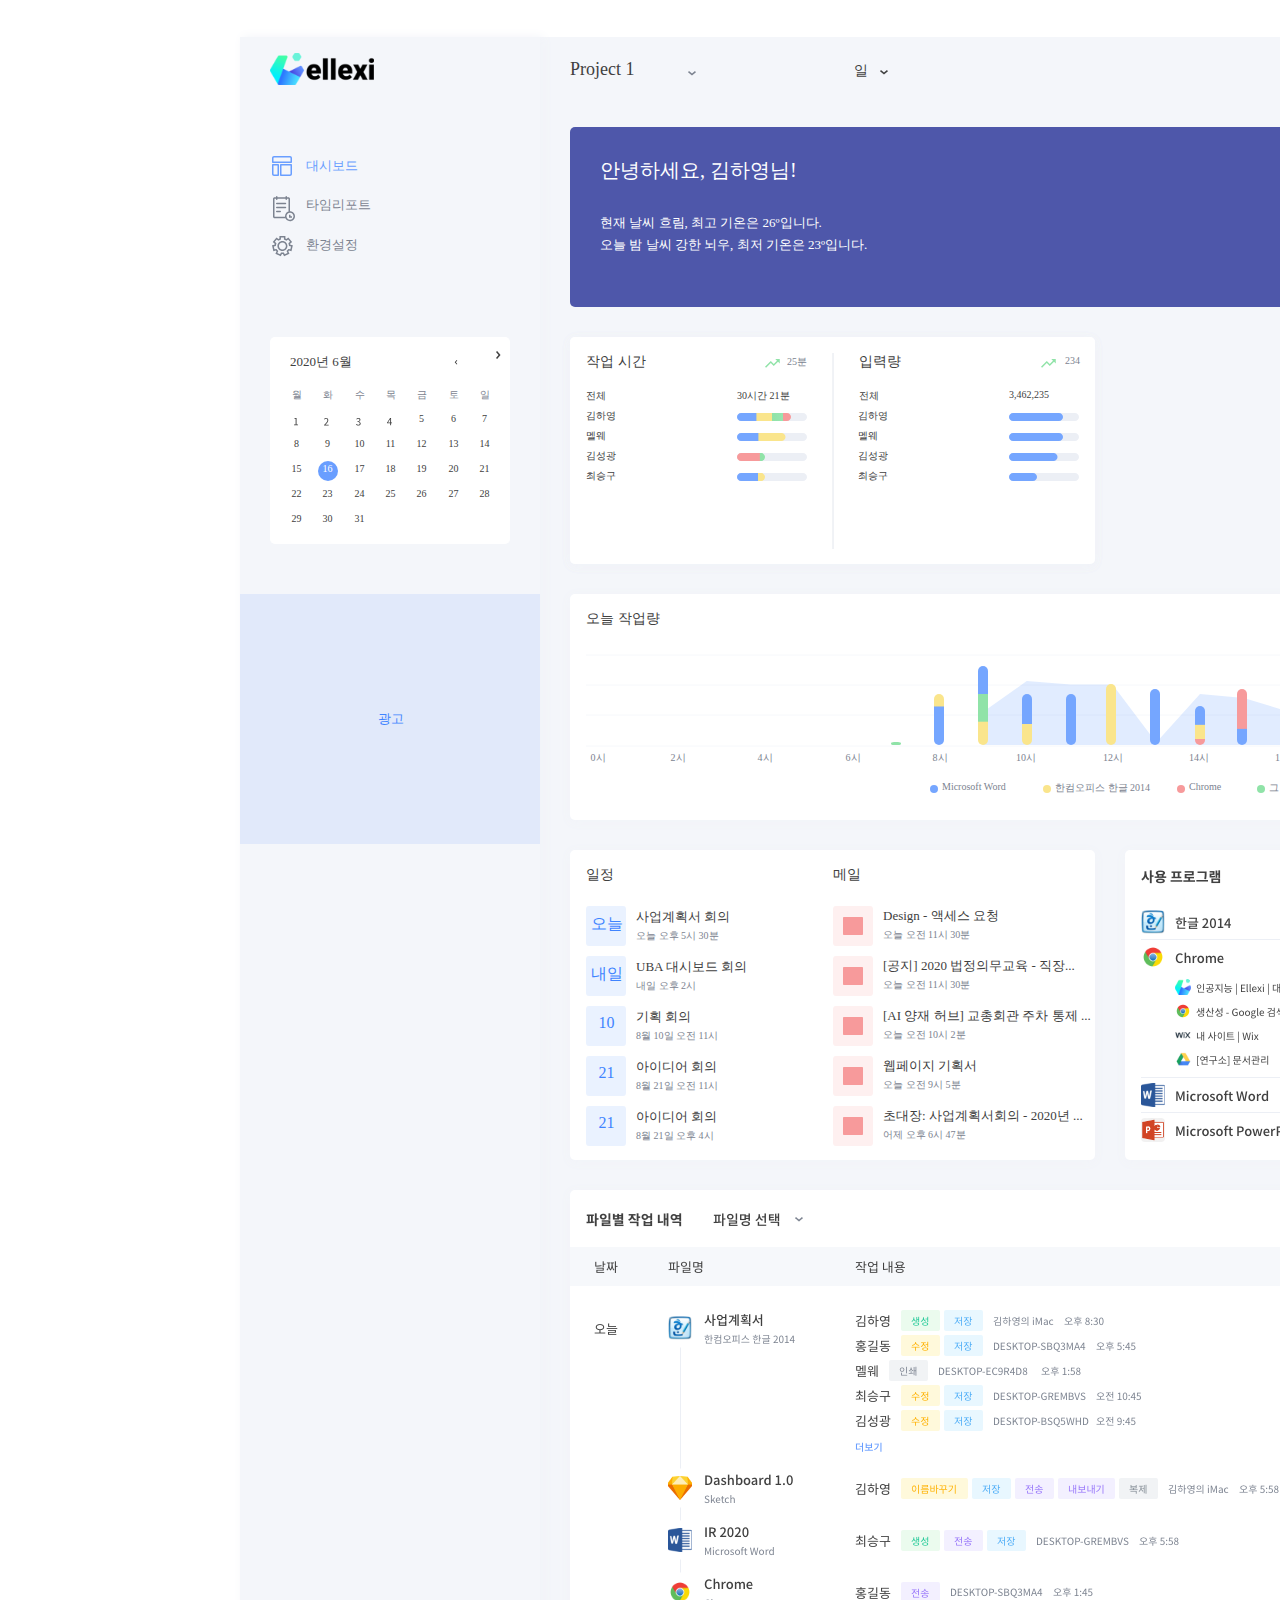
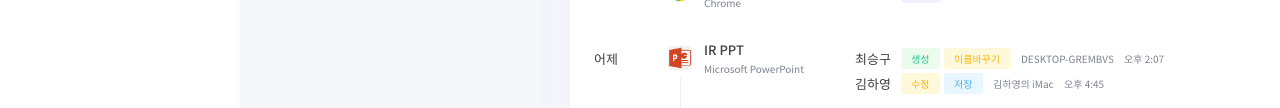
<file: Team_1.html>
<!DOCTYPE html>
<html>
<head>
<meta charset="utf-8"/>
<meta http-equiv="X-UA-Compatible" content="IE=edge"/>
<meta name="viewport" content="width=device-width, initial-scale=1.0">
<title>Team 1</title>
<link rel="stylesheet" type="text/css" id="applicationStylesheet" href="Team_1.css"/>
<script id="applicationScript" type="text/javascript" src="Team_1.js"></script>
</head>
<body>
<div id="Team_1">
	<svg class="_8">
		<rect id="_8" rx="0" ry="0" x="0" y="0" width="1410" height="1671">
		</rect>
	</svg>
	<div id="Group">
		<div id="" class="________">
			<svg class="BG">
				<rect id="BG" rx="5" ry="5" x="0" y="0" width="525" height="227">
				</rect>
			</svg>
			<div id="Group_14">
				<svg class="Rectangle_Copy_6">
					<rect id="Rectangle_Copy_6" rx="3" ry="3" x="0" y="0" width="40" height="40">
					</rect>
				</svg>
				<div id="_25_59">
					<span>총 25시간 59분</span>
				</div>
				<div id="ID2020_">
					<span>2020 예산</span>
				</div>
				<svg class="Path" viewBox="0 0 18.4 13.382">
					<path id="Path" d="M 9.478893280029297 1.672745823860168 L 0 0 L 0 12.3599214553833 C 0 12.92438316345215 0.4575836956501007 13.38196659088135 1.022045135498047 13.38196659088135 L 17.37815856933594 13.38196659088135 C 17.9426212310791 13.38196659088135 18.40020370483398 12.92438316345215 18.40020370483398 12.3599214553833 L 18.40020370483398 7.806147575378418 L 9.478893280029297 1.672745823860168 Z">
					</path>
				</svg>
				<svg class="Path_" viewBox="0 0 18.4 12.824">
					<path id="Path_" d="M 9.478893280029297 0 L 1.022045135498047 0 C 0.4575836956501007 0 0 0.4575836956501007 0 1.022045135498047 L 0 5.575819492340088 L 9.478893280029297 11.15163898468018 L 14.49713039398193 12.82438468933105 L 18.40020370483398 11.15163898468018 L 18.40020370483398 5.575819492340088 L 9.478893280029297 0 Z">
					</path>
				</svg>
				<svg class="Path_ba" viewBox="0 0 9.479 5.576">
					<path id="Path_ba" d="M 0 0 L 9.478893280029297 0 L 9.478893280029297 5.575819492340088 L 0 5.575819492340088 L 0 0 Z">
					</path>
				</svg>
				<svg class="Path_bb" viewBox="0 0 7.806 13.94">
					<path id="Path_bb" d="M 6.784102439880371 0 L 0 0 L 0 13.93954849243164 L 6.784102439880371 13.93954849243164 C 7.347799301147461 13.93771648406982 7.804315090179443 13.481201171875 7.806147575378418 12.91750335693359 L 7.806147575378418 1.022045135498047 C 7.804315090179443 0.4583480656147003 7.347799301147461 0.001832428970374167 6.784102439880371 0 Z">
					</path>
				</svg>
				<svg class="Path_bc" viewBox="0 0 7.249 13.94">
					<path id="Path_bc" d="M 6.22652006149292 0 L 0 0 L 0 13.93954849243164 L 6.22652006149292 13.93954849243164 C 6.790217399597168 13.93771648406982 7.24673318862915 13.481201171875 7.248565196990967 12.91750335693359 L 7.248565196990967 1.022045135498047 C 7.24673318862915 0.4583480656147003 6.790217399597168 0.001832428970374167 6.22652006149292 0 Z">
					</path>
				</svg>
				<svg class="Path_bd" viewBox="0 0 7.249 12.824">
					<path id="Path_bd" d="M 6.22652006149292 0 L 0 0 L 0 12.82438468933105 L 6.22652006149292 12.82438468933105 C 6.790217399597168 12.82255268096924 7.24673318862915 12.3660364151001 7.248565196990967 11.80233955383301 L 7.248565196990967 1.022045135498047 C 7.24673318862915 0.4583480656147003 6.790217399597168 0.001832428970374167 6.22652006149292 0 Z">
					</path>
				</svg>
				<svg class="Path_be" viewBox="0 0 6.691 12.824">
					<path id="Path_be" d="M 5.668938159942627 0 L 0 0 L 0 12.82438468933105 L 5.668938159942627 12.82438468933105 C 6.232635498046875 12.82255268096924 6.689150810241699 12.3660364151001 6.690983295440674 11.80233955383301 L 6.690983295440674 1.022045135498047 C 6.689150810241699 0.4583480656147003 6.232635498046875 0.001832428970374167 5.668938159942627 0 Z">
					</path>
				</svg>
				<svg class="Path_bg" viewBox="0 0 12.267 12.267">
					<linearGradient id="Path_bg" spreadMethod="pad" x1="0.174" x2="0.826" y1="-0.065" y2="1.065">
						<stop offset="0" stop-color="#18884f" stop-opacity="1"></stop>
						<stop offset="0.5" stop-color="#117e43" stop-opacity="1"></stop>
						<stop offset="1" stop-color="#0b6631" stop-opacity="1"></stop>
					</linearGradient>
					<path id="Path_bg" d="M 1.022045135498047 0 L 11.24474716186523 0 C 11.80920886993408 0 12.26679229736328 0.4575836956501007 12.26679229736328 1.022045135498047 L 12.26679229736328 11.24474716186523 C 12.26679229736328 11.80920886993408 11.80920886993408 12.26679229736328 11.24474716186523 12.26679229736328 L 1.022045135498047 12.26679229736328 C 0.4575836956501007 12.26680278778076 0 11.80921936035156 0 11.24475765228271 L 0 1.022045135498047 C 0 0.4575836956501007 0.4575836956501007 0 1.022045135498047 0 Z">
					</path>
				</svg>
				<svg class="Path_bh" viewBox="0 0 5.936 6.654">
					<path id="Path_bh" d="M 0 6.644711971282959 L 2.150036096572876 3.313157081604004 L 0.1801015883684158 0 L 1.764744281768799 0 C 1.764744281768799 0 3.007036924362183 2.469527959823608 3.043842554092407 2.568217277526855 L 3.057779312133789 2.568217277526855 L 4.429986000061035 0.001120399450883269 L 5.884714603424072 0.001120399450883269 L 3.864592552185059 3.294759511947632 L 5.936022758483887 6.644701480865479 L 4.388175010681152 6.644701480865479 L 3.146437644958496 4.319035053253174 L 1.840030908584595 6.65418815612793 L 0 6.644711971282959 Z">
					</path>
				</svg>
				<svg class="Path_bi" viewBox="0 0 8.921 5.576">
					<path id="Path_bi" d="M 7.899266242980957 0 L 0 0 L 0 5.575819492340088 L 8.921311378479004 5.575819492340088 L 8.921311378479004 1.022045135498047 C 8.921311378479004 0.4575836956501007 8.463727951049805 0 7.899266242980957 0 Z">
					</path>
				</svg>
				<svg class="Path_bj" viewBox="0 0 8.921 5.576">
					<path id="Path_bj" d="M 0 0 L 8.921311378479004 0 L 8.921311378479004 5.575819492340088 L 0 5.575819492340088 L 0 0 Z">
					</path>
				</svg>
			</div>
			<svg class="Rectangle">
				<rect id="Rectangle" rx="3" ry="3" x="0" y="0" width="40" height="40">
				</rect>
			</svg>
			<svg class="Rectangle_Copy">
				<rect id="Rectangle_Copy" rx="3" ry="3" x="0" y="0" width="40" height="40">
				</rect>
			</svg>
			<svg class="Rectangle_Copy_2">
				<rect id="Rectangle_Copy_2" rx="3" ry="3" x="0" y="0" width="40" height="40">
				</rect>
			</svg>
			<div id="___">
				<span>가장 많이 작업한 파일</span>
			</div>
			<div id="_bn">
				<span>사업계획서</span>
			</div>
			<div id="__2014">
				<span>한컴오피스 한글 2014</span>
			</div>
			<div id="Microsoft_Word">
				<span>Microsoft Word</span>
			</div>
			<div id="Microsoft_Word_bq">
				<span>Microsoft Word</span>
			</div>
			<div id="IR_2020">
				<span>IR 2020</span>
			</div>
			<div id="_">
				<span>사업계획서 초안</span>
			</div>
			<img id="Microsoft_Word_Copy" src="Microsoft_Word_Copy.png" srcset="Microsoft_Word_Copy.png 1x, Microsoft_Word_Copy@2x.png 2x">
				
			<img id="Microsoft_Word_Copy_2" src="Microsoft_Word_Copy_2.png" srcset="Microsoft_Word_Copy_2.png 1x, Microsoft_Word_Copy_2@2x.png 2x">
				
			<img id="_copy" src="_copy.png" srcset="_copy.png 1x, _copy@2x.png 2x">
				
			<svg class="Rectangle_Copy_bw">
				<rect id="Rectangle_Copy_bw" rx="3" ry="3" x="0" y="0" width="40" height="40">
				</rect>
			</svg>
			<svg class="Rectangle_Copy_2_bx">
				<rect id="Rectangle_Copy_2_bx" rx="3" ry="3" x="0" y="0" width="40" height="40">
				</rect>
			</svg>
			<div id="____by">
				<span>가장 마지막에 작업한 파일</span>
			</div>
			<div id="Microsoft_Word_bz">
				<span>Microsoft Word</span>
			</div>
			<div id="Microsoft_Word_b">
				<span>Microsoft Word</span>
			</div>
			<div id="_b">
				<span>사업계획서</span>
			</div>
			<div id="__b">
				<span>사업계획서 초안</span>
			</div>
			<img id="Microsoft_Word_Copy_b" src="Microsoft_Word_Copy_b.png" srcset="Microsoft_Word_Copy_b.png 1x, Microsoft_Word_Copy_b@2x.png 2x">
				
			<img id="Microsoft_Word_Copy_2_b" src="Microsoft_Word_Copy_2_b.png" srcset="Microsoft_Word_Copy_2_b.png 1x, Microsoft_Word_Copy_2_b@2x.png 2x">
				
		</div>
		<div id="_ca" class="_________">
			<div id="Today">
				<svg class="BG_b">
					<rect id="BG_b" rx="5" ry="5" x="0" y="0" width="1080" height="226">
					</rect>
				</svg>
				<div id="Group_b">
					<div id="__ca">
						<span>그 외</span>
					</div>
					<svg class="Oval_Copy_4">
						<ellipse id="Oval_Copy_4" rx="4" ry="4" cx="4" cy="4">
						</ellipse>
					</svg>
					<div id="Microsoft_Word_cb">
						<span>Microsoft Word</span>
					</div>
					<svg class="Oval">
						<ellipse id="Oval" rx="4" ry="4" cx="4" cy="4">
						</ellipse>
					</svg>
					<svg class="Oval_Copy_3">
						<ellipse id="Oval_Copy_3" rx="4" ry="4" cx="4" cy="4">
						</ellipse>
					</svg>
					<div id="Chrome">
						<span>Chrome</span>
					</div>
					<svg class="Oval_Copy_2">
						<ellipse id="Oval_Copy_2" rx="4" ry="4" cx="4" cy="4">
						</ellipse>
					</svg>
					<div id="__2014_cg">
						<span>한컴오피스 한글 2014</span>
					</div>
				</div>
				<div id="Legend_top">
					<div id="Stacked_Group">
						<div id="Padding_Group_3">
							<svg class="Background">
								<rect id="Background" rx="0" ry="0" x="0" y="0" width="48" height="15">
								</rect>
							</svg>
							<div id="ID7_">
								<span>7일 평균</span>
							</div>
							<svg class="Rectangle_Copy_28">
								<rect id="Rectangle_Copy_28" rx="0" ry="0" x="0" y="0" width="8" height="8">
								</rect>
							</svg>
						</div>
						<div id="Stacked_Group_cn">
							<div id="Group_14_Copy">
								<div id="_cp">
									<span>오늘</span>
								</div>
								<svg class="Rectangle_cq">
									<rect id="Rectangle_cq" rx="4" ry="4" x="0" y="0" width="8" height="8">
									</rect>
								</svg>
							</div>
						</div>
					</div>
				</div>
				<div id="Chart">
					<svg class="Line" viewBox="0 0.5 1045 1">
						<path id="Line" d="M 0 0.5 L 1045 0.5">
						</path>
					</svg>
					<svg class="Line_Copy" viewBox="0 0.5 1045 1">
						<path id="Line_Copy" d="M 0 0.5 L 1045 0.5">
						</path>
					</svg>
					<svg class="Line_Copy_2" viewBox="0 0.5 1045 1">
						<path id="Line_Copy_2" d="M 0 0.5 L 1045 0.5">
						</path>
					</svg>
					<div id="ID2">
						<span>2시</span>
					</div>
					<div id="ID0">
						<span>0시</span>
					</div>
					<div id="ID4">
						<span>4시</span>
					</div>
					<div id="ID6">
						<span>6시</span>
					</div>
					<div id="ID8">
						<span>8시</span>
					</div>
					<div id="ID10">
						<span>10시</span>
					</div>
					<div id="ID12">
						<span>12시</span>
					</div>
					<div id="ID14">
						<span>14시</span>
					</div>
					<div id="ID16">
						<span>16시</span>
					</div>
					<div id="ID18">
						<span>18시</span>
					</div>
					<div id="ID22">
						<span>22시</span>
					</div>
					<div id="ID20">
						<span>20시</span>
					</div>
					<div id="ID0_c">
						<span>0시</span>
					</div>
					<div id="Group_8">
						<svg class="Path_2" viewBox="0 0 481.856 61.519">
							<path id="Path_2" d="M 0 31.01887512207031 L 48.57414627075195 0 L 97.14829254150391 3.518874883651733 L 143.7794799804688 3.518874883651733 L 192.3536224365234 61.51887512207031 L 240.9277648925781 13.01887512207031 L 289.5019226074219 17.06524467468262 L 336.1330871582031 29.77831268310547 L 384.7072448730469 31.01887512207031 L 433.2814025878906 36.01887512207031 L 481.8555297851562 37.00574493408203">
							</path>
						</svg>
						<svg class="Path_2_da" viewBox="0 0 434 64.019">
							<path id="Path_2_da" d="M 0 31.01887512207031 L 43.75 0 L 87.5 3.518874883651733 L 129.5 3.518874883651733 L 173.25 61.51887512207031 L 217 13.01887512207031 L 260.75 17.06524467468262 L 302.75 29.77831268310547 L 346.5 31.01887512207031 L 390.25 36.01887512207031 L 434 56.51887512207031 L 434 64.01887512207031 L 0 64.01887512207031 L 0 31.01887512207031 Z">
							</path>
						</svg>
						<svg class="Rectangle_Copy_14">
							<rect id="Rectangle_Copy_14" rx="5" ry="5" x="0" y="0" width="10" height="61">
							</rect>
						</svg>
						<svg class="Rectangle_Copy_15">
							<rect id="Rectangle_Copy_15" rx="5" ry="5" x="0" y="0" width="10" height="56">
							</rect>
						</svg>
						<svg class="Rectangle_Copy_10">
							<rect id="Rectangle_Copy_10" rx="5" ry="5" x="0" y="0" width="10" height="51">
							</rect>
						</svg>
						<svg class="Rectangle_Copy_11_df">
							<linearGradient id="Rectangle_Copy_11_df" spreadMethod="pad" x1="0.5" x2="0.5" y1="0" y2="1">
								<stop offset="0" stop-color="#75a6ff" stop-opacity="1"></stop>
								<stop offset="0.5871" stop-color="#75a6ff" stop-opacity="1"></stop>
								<stop offset="0.597" stop-color="#fae58c" stop-opacity="1"></stop>
								<stop offset="1" stop-color="#fae58c" stop-opacity="1"></stop>
							</linearGradient>
							<rect id="Rectangle_Copy_11_df" rx="5" ry="5" x="0" y="0" width="10" height="51">
							</rect>
						</svg>
						<svg class="Rectangle_Copy_12_dh">
							<linearGradient id="Rectangle_Copy_12_dh" spreadMethod="pad" x1="0.5" x2="0.5" y1="0" y2="1">
								<stop offset="0" stop-color="#75a6ff" stop-opacity="1"></stop>
								<stop offset="0.3503" stop-color="#75a6ff" stop-opacity="1"></stop>
								<stop offset="0.3594" stop-color="#90e3a8" stop-opacity="1"></stop>
								<stop offset="0.7002" stop-color="#90e3a8" stop-opacity="1"></stop>
								<stop offset="0.708" stop-color="#fae58c" stop-opacity="1"></stop>
								<stop offset="1" stop-color="#fae58c" stop-opacity="1"></stop>
							</linearGradient>
							<rect id="Rectangle_Copy_12_dh" rx="5" ry="5" x="0" y="0" width="10" height="79">
							</rect>
						</svg>
						<svg class="Rectangle_Copy_13_dj">
							<linearGradient id="Rectangle_Copy_13_dj" spreadMethod="pad" x1="0.5" x2="0.5" y1="0" y2="1">
								<stop offset="0" stop-color="#fae58c" stop-opacity="1"></stop>
								<stop offset="0.2336" stop-color="#fae58c" stop-opacity="1"></stop>
								<stop offset="0.2552" stop-color="#75a6ff" stop-opacity="1"></stop>
								<stop offset="1" stop-color="#75a6ff" stop-opacity="1"></stop>
							</linearGradient>
							<rect id="Rectangle_Copy_13_dj" rx="5" ry="5" x="0" y="0" width="10" height="51">
							</rect>
						</svg>
						<svg class="Rectangle_Copy_4">
							<rect id="Rectangle_Copy_4" rx="5" ry="5" x="0" y="0" width="10" height="76">
							</rect>
						</svg>
						<svg class="Rectangle_Copy_5">
							<rect id="Rectangle_Copy_5" rx="5" ry="5" x="0" y="0" width="10" height="39">
							</rect>
						</svg>
						<svg class="Rectangle_Copy_17">
							<rect id="Rectangle_Copy_17" rx="5" ry="5" x="0" y="0" width="10" height="59">
							</rect>
						</svg>
						<svg class="Rectangle_Copy_18">
							<rect id="Rectangle_Copy_18" rx="5" ry="5" x="0" y="0" width="10" height="15">
							</rect>
						</svg>
						<svg class="Rectangle_Copy_19">
							<rect id="Rectangle_Copy_19" rx="3" ry="3" x="0" y="0" width="10" height="3">
							</rect>
						</svg>
						<svg class="Rectangle_Copy_16_dq">
							<linearGradient id="Rectangle_Copy_16_dq" spreadMethod="pad" x1="0.5" x2="0.5" y1="0" y2="1">
								<stop offset="0" stop-color="#f79a9b" stop-opacity="1"></stop>
								<stop offset="0.7032" stop-color="#f79a9b" stop-opacity="1"></stop>
								<stop offset="0.7199" stop-color="#75a6ff" stop-opacity="1"></stop>
								<stop offset="1" stop-color="#75a6ff" stop-opacity="1"></stop>
							</linearGradient>
							<rect id="Rectangle_Copy_16_dq" rx="5" ry="5" x="0" y="0" width="10" height="56">
							</rect>
						</svg>
						<svg class="Rectangle_Copy_6_ds">
							<linearGradient id="Rectangle_Copy_6_ds" spreadMethod="pad" x1="0.5" x2="0.5" y1="0" y2="1">
								<stop offset="0" stop-color="#75a6ff" stop-opacity="1"></stop>
								<stop offset="0.4708" stop-color="#75a6ff" stop-opacity="1"></stop>
								<stop offset="0.4928" stop-color="#fae58c" stop-opacity="1"></stop>
								<stop offset="0.8409" stop-color="#fae58c" stop-opacity="1"></stop>
								<stop offset="0.8575" stop-color="#f79a9b" stop-opacity="1"></stop>
								<stop offset="1" stop-color="#f79a9b" stop-opacity="1"></stop>
							</linearGradient>
							<rect id="Rectangle_Copy_6_ds" rx="5" ry="5" x="0" y="0" width="10" height="39">
							</rect>
						</svg>
					</div>
					<svg class="Line_Copy_3" viewBox="0 0.5 1045 1">
						<path id="Line_Copy_3" d="M 0 0.5 L 1045 0.5">
						</path>
					</svg>
				</div>
				<div id="__du">
					<span>오늘 작업량</span>
				</div>
			</div>
		</div>
		<div id="empty" class="empty">
			<div id="Group_3">
				<svg class="BG_dx">
					<rect id="BG_dx" rx="5" ry="5" x="0" y="0" width="525" height="310">
					</rect>
				</svg>
				<div id="Group_dy">
					<svg class="Rectangle_dz">
						<rect id="Rectangle_dz" rx="3" ry="3" x="0" y="0" width="40" height="40">
						</rect>
					</svg>
					<div id="__d">
						<span>사업계획서 회의</span>
					</div>
					<div id="_d">
						<span>오늘</span>
					</div>
					<div id="__5_30">
						<span>오늘 오후 5시 30분</span>
					</div>
				</div>
				<div id="Group_Copy_2">
					<svg class="Rectangle_d">
						<rect id="Rectangle_d" rx="3" ry="3" x="0" y="0" width="40" height="40">
						</rect>
					</svg>
					<div id="ID10_d">
						<span>10</span>
					</div>
					<div id="__ea">
						<span>기획 회의</span>
					</div>
					<div id="ID8_10__11">
						<span>8월 10일 오전 11시</span>
					</div>
				</div>
				<div id="Group_Copy">
					<svg class="Rectangle_ea">
						<rect id="Rectangle_ea" rx="3" ry="3" x="0" y="0" width="40" height="40">
						</rect>
					</svg>
					<div id="_ea">
						<span>내일</span>
					</div>
					<div id="UBA__">
						<span>UBA 대시보드 회의</span>
					</div>
					<div id="__2">
						<span>내일 오후 2시</span>
					</div>
				</div>
				<div id="Group_Copy_3">
					<svg class="Rectangle_ee">
						<rect id="Rectangle_ee" rx="3" ry="3" x="0" y="0" width="40" height="40">
						</rect>
					</svg>
					<div id="ID21">
						<span>21</span>
					</div>
					<div id="__eg">
						<span>아이디어 회의</span>
					</div>
					<div id="ID8_21__11">
						<span>8월 21일 오전 11시</span>
					</div>
				</div>
				<div id="Group_Copy_4">
					<svg class="Rectangle_ej">
						<rect id="Rectangle_ej" rx="3" ry="3" x="0" y="0" width="40" height="40">
						</rect>
					</svg>
					<div id="ID21_ek">
						<span>21</span>
					</div>
					<div id="__el">
						<span>아이디어 회의</span>
					</div>
					<div id="ID8_21__4">
						<span>8월 21일 오후 4시</span>
					</div>
				</div>
				<div id="Group_2">
					<svg class="Rectangle_Copy_4_eo">
						<rect id="Rectangle_Copy_4_eo" rx="3" ry="3" x="0" y="0" width="40" height="40">
						</rect>
					</svg>
					<div id="mail-line">
						<svg class="Path_eq" viewBox="0 0 24 24">
							<path id="Path_eq" d="M 0 0 L 24 0 L 24 24 L 0 24 L 0 0 Z">
							</path>
						</svg>
						<svg class="Shape" viewBox="0 0 20 18">
							<path id="Shape" d="M 0.9999000430107117 18 C 0.4473000168800354 18 0 17.55270004272461 0 17.00010108947754 L 0 0.9999000430107117 C 0 0.4473000168800354 0.4473000168800354 0 0.9999000430107117 0 L 18.99990081787109 0 C 19.55249977111816 0 19.99979972839355 0.4473000168800354 19.99979972839355 0.9999000430107117 L 19.99979972839355 17.00010108947754 C 19.99979972839355 17.55270004272461 19.55249977111816 18 18.99990081787109 18 L 0.9999000430107117 18 Z">
							</path>
						</svg>
					</div>
					<div id="Design_-__">
						<span>Design - 액세스 요청</span><br>
					</div>
					<div id="__11_30">
						<span>오늘 오전 11시 30분</span>
					</div>
				</div>
				<div id="Group_2_Copy_2">
					<svg class="Rectangle_Copy_4_ev">
						<rect id="Rectangle_Copy_4_ev" rx="3" ry="3" x="0" y="0" width="40" height="40">
						</rect>
					</svg>
					<div id="mail-line_ew">
						<svg class="Path_ex" viewBox="0 0 24 24">
							<path id="Path_ex" d="M 0 0 L 24 0 L 24 24 L 0 24 L 0 0 Z">
							</path>
						</svg>
						<svg class="Shape_ey" viewBox="0 0 20 18">
							<path id="Shape_ey" d="M 0.9999000430107117 18 C 0.4473000168800354 18 0 17.55270004272461 0 17.00010108947754 L 0 0.9999000430107117 C 0 0.4473000168800354 0.4473000168800354 0 0.9999000430107117 0 L 18.99990081787109 0 C 19.55249977111816 0 19.99979972839355 0.4473000168800354 19.99979972839355 0.9999000430107117 L 19.99979972839355 17.00010108947754 C 19.99979972839355 17.55270004272461 19.55249977111816 18 18.99990081787109 18 L 0.9999000430107117 18 Z">
							</path>
						</svg>
					</div>
					<div id="AI_____">
						<span>[AI 양재 허브] 교총회관 주차 통제 ...</span>
					</div>
					<div id="__10_2">
						<span>오늘 오전 10시 2분</span>
					</div>
				</div>
				<div id="Group_2_Copy">
					<svg class="Rectangle_Copy_4_e">
						<rect id="Rectangle_Copy_4_e" rx="3" ry="3" x="0" y="0" width="40" height="40">
						</rect>
					</svg>
					<div id="mail-line_e">
						<svg class="Path_e" viewBox="0 0 24 24">
							<path id="Path_e" d="M 0 0 L 24 0 L 24 24 L 0 24 L 0 0 Z">
							</path>
						</svg>
						<svg class="Shape_e" viewBox="0 0 20 18">
							<path id="Shape_e" d="M 0.9999000430107117 18 C 0.4473000168800354 18 0 17.55270004272461 0 17.00010108947754 L 0 0.9999000430107117 C 0 0.4473000168800354 0.4473000168800354 0 0.9999000430107117 0 L 18.99990081787109 0 C 19.55249977111816 0 19.99979972839355 0.4473000168800354 19.99979972839355 0.9999000430107117 L 19.99979972839355 17.00010108947754 C 19.99979972839355 17.55270004272461 19.55249977111816 18 18.99990081787109 18 L 0.9999000430107117 18 Z">
							</path>
						</svg>
					</div>
					<div id="_2020__-_">
						<span>[공지] 2020 법정의무교육 - 직장...</span>
					</div>
					<div id="__11_30_e">
						<span>오늘 오전 11시 30분</span>
					</div>
				</div>
				<div id="Group_2_Copy_3">
					<svg class="Rectangle_Copy_4_fa">
						<rect id="Rectangle_Copy_4_fa" rx="3" ry="3" x="0" y="0" width="40" height="40">
						</rect>
					</svg>
					<div id="mail-line_fa">
						<svg class="Path_fb" viewBox="0 0 24 24">
							<path id="Path_fb" d="M 0 0 L 24 0 L 24 24 L 0 24 L 0 0 Z">
							</path>
						</svg>
						<svg class="Shape_fc" viewBox="0 0 20 18">
							<path id="Shape_fc" d="M 0.9999000430107117 18 C 0.4473000168800354 18 0 17.55270004272461 0 17.00010108947754 L 0 0.9999000430107117 C 0 0.4473000168800354 0.4473000168800354 0 0.9999000430107117 0 L 18.99990081787109 0 C 19.55249977111816 0 19.99979972839355 0.4473000168800354 19.99979972839355 0.9999000430107117 L 19.99979972839355 17.00010108947754 C 19.99979972839355 17.55270004272461 19.55249977111816 18 18.99990081787109 18 L 0.9999000430107117 18 Z">
							</path>
						</svg>
					</div>
					<div id="__fd">
						<span>웹페이지 기획서</span>
					</div>
					<div id="__9_5">
						<span>오늘 오전 9시 5분</span>
					</div>
				</div>
				<div id="Group_2_Copy_4">
					<svg class="Rectangle_Copy_4_fg">
						<rect id="Rectangle_Copy_4_fg" rx="3" ry="3" x="0" y="0" width="40" height="40">
						</rect>
					</svg>
					<div id="mail-line_fh">
						<svg class="Path_fi" viewBox="0 0 24 24">
							<path id="Path_fi" d="M 0 0 L 24 0 L 24 24 L 0 24 L 0 0 Z">
							</path>
						</svg>
						<svg class="Shape_fj" viewBox="0 0 20 18">
							<path id="Shape_fj" d="M 0.9999000430107117 18 C 0.4473000168800354 18 0 17.55270004272461 0 17.00010108947754 L 0 0.9999000430107117 C 0 0.4473000168800354 0.4473000168800354 0 0.9999000430107117 0 L 18.99990081787109 0 C 19.55249977111816 0 19.99979972839355 0.4473000168800354 19.99979972839355 0.9999000430107117 L 19.99979972839355 17.00010108947754 C 19.99979972839355 17.55270004272461 19.55249977111816 18 18.99990081787109 18 L 0.9999000430107117 18 Z">
							</path>
						</svg>
					</div>
					<div id="__-_2020">
						<span>초대장: 사업계획서회의 - 2020년 ...</span>
					</div>
					<div id="__6_47">
						<span>어제 오후 6시 47분</span>
					</div>
				</div>
				<div id="_fm">
					<span>일정</span>
				</div>
				<div id="_fn">
					<span>메일</span>
				</div>
			</div>
		</div>
		<div id="_fo" class="_________">
			<div id="History">
				<svg class="BG_fq">
					<rect id="BG_fq" rx="5" ry="5" x="0" y="0" width="1080" height="555">
					</rect>
				</svg>
				<img id="History_fr" src="History_fr.png" srcset="History_fr.png 1x, History_fr@2x.png 2x">
					
				</svg>
			</div>
		</div>
		<div id="_fs" class="_________">
			<div id="Group_22">
				<div id="Working_Time">
					<svg class="BG_fv">
						<rect id="BG_fv" rx="5" ry="5" x="0" y="0" width="525" height="227">
						</rect>
					</svg>
					<div id="Input_Quantity">
						<div id="Group_23">
							<div id="ID234">
								<span>234</span>
							</div>
							<div id="icontrendingup" class="icon_trending_up">
								<svg class="bx-trending-up" viewBox="0 0 14.78 8.78">
									<path id="bx-trending-up" d="M 5.780250072479248 4.060500144958496 L 8.78024959564209 7.060500144958496 L 13.0605001449585 2.780250072479248 L 14.78025054931641 4.5 L 14.78025054931641 0 L 10.28024959564209 0 L 12 1.719750046730042 L 8.78024959564209 4.939499855041504 L 5.780250072479248 1.939499974250793 L 0 7.719749927520752 L 1.060500025749207 8.78024959564209 L 5.780250072479248 4.060500144958496 Z">
									</path>
								</svg>
							</div>
							<div id="_f">
								<span>입력량</span>
							</div>
							<div id="_copy_f">
								<span>전체</span>
							</div>
							<div id="ID3462235">
								<span>3,462,235</span>
							</div>
							<div id="_copy_ga">
								<span>김하영</span>
							</div>
							<div id="_copy_gb">
								<span>멜웨</span>
							</div>
							<div id="_copy_gc">
								<span>김성광</span>
							</div>
							<div id="_copy_gd">
								<span>최승구</span>
							</div>
							<svg class="Path_f" viewBox="0 0 70 8">
								<path id="Path_f" d="M 4.117647171020508 8 L 65.88235473632812 8 C 68.15646362304688 8 70 6.209138870239258 70 4 C 70 1.790861010551453 68.15646362304688 0 65.88235473632812 0 L 4.117647171020508 0 C 1.843533396720886 0 0 1.790861010551453 0 4 C 0 6.209138870239258 1.843533396720886 8 4.117647171020508 8 Z">
								</path>
							</svg>
							<svg class="Path_Copy" viewBox="0 0 70 8">
								<path id="Path_Copy" d="M 4.117647171020508 8 L 65.88235473632812 8 C 68.15646362304688 8 70 6.209138870239258 70 4 C 70 1.790861010551453 68.15646362304688 0 65.88235473632812 0 L 4.117647171020508 0 C 1.843533396720886 0 0 1.790861010551453 0 4 C 0 6.209138870239258 1.843533396720886 8 4.117647171020508 8 Z">
								</path>
							</svg>
							<svg class="Path_ga" viewBox="0 0 54 8">
								<path id="Path_ga" d="M 4 8 L 50 8 C 52.20914077758789 8 54 6.209138870239258 54 4 C 54 1.790861010551453 52.20914077758789 0 50 0 L 4 0 C 1.790861010551453 0 0 1.790861010551453 0 4 C 0 6.209138870239258 1.790861010551453 8 4 8 Z">
								</path>
							</svg>
							<svg class="Path_Copy_2" viewBox="0 0 54 8">
								<path id="Path_Copy_2" d="M 4 8 L 50 8 C 52.20914077758789 8 54 6.209138870239258 54 4 C 54 1.790861010551453 52.20914077758789 0 50 0 L 4 0 C 1.790861010551453 0 0 1.790861010551453 0 4 C 0 6.209138870239258 1.790861010551453 8 4 8 Z">
								</path>
							</svg>
							<svg class="Path_gc" viewBox="0 0 70 8">
								<path id="Path_gc" d="M 4.117647171020508 8 L 65.88235473632812 8 C 68.15646362304688 8 70 6.209138870239258 70 4 C 70 1.790861010551453 68.15646362304688 0 65.88235473632812 0 L 4.117647171020508 0 C 1.843533396720886 0 0 1.790861010551453 0 4 C 0 6.209138870239258 1.843533396720886 8 4.117647171020508 8 Z">
								</path>
							</svg>
							<svg class="Path_gd" viewBox="0 0 48.5 8">
								<path id="Path_gd" d="M 4 8 L 44.5 8 C 46.70914077758789 8 48.5 6.209138870239258 48.5 4 C 48.5 1.790861010551453 46.70914077758789 0 44.5 0 L 4 0 C 1.790861010551453 0 0 1.790861010551453 0 4 C 0 6.209138870239258 1.790861010551453 8 4 8 Z">
								</path>
							</svg>
							<svg class="Path_ge" viewBox="0 0 70 8">
								<path id="Path_ge" d="M 4.117647171020508 8 L 65.88235473632812 8 C 68.15646362304688 8 70 6.209138870239258 70 4 C 70 1.790861010551453 68.15646362304688 0 65.88235473632812 0 L 4.117647171020508 0 C 1.843533396720886 0 0 1.790861010551453 0 4 C 0 6.209138870239258 1.843533396720886 8 4.117647171020508 8 Z">
								</path>
							</svg>
							<svg class="Path_gf" viewBox="0 0 28 8">
								<path id="Path_gf" d="M 4 8 L 24 8 C 26.20913887023926 8 28 6.209138870239258 28 4 C 28 1.790861010551453 26.20913887023926 0 24 0 L 4 0 C 1.790861010551453 0 0 1.790861010551453 0 4 C 0 6.209138870239258 1.790861010551453 8 4 8 Z">
								</path>
							</svg>
						</div>
					</div>
					<svg class="Line_7" viewBox="0.5 0 1 195">
						<path id="Line_7" d="M 0.5 2.466559942404523e-15 L 0.5 195">
						</path>
					</svg>
					<div id="Trend">
						<div id="Group_gi">
							<div id="ID25">
								<span>25분</span>
							</div>
							<div id="icontrendingup_gk" class="icon_trending_up">
								<svg class="bx-trending-up_gl" viewBox="0 0 14.78 8.78">
									<path id="bx-trending-up_gl" d="M 5.780250072479248 4.060500144958496 L 8.78024959564209 7.060500144958496 L 13.0605001449585 2.780250072479248 L 14.78025054931641 4.5 L 14.78025054931641 0 L 10.28024959564209 0 L 12 1.719750046730042 L 8.78024959564209 4.939499855041504 L 5.780250072479248 1.939499974250793 L 0 7.719749927520752 L 1.060500025749207 8.78024959564209 L 5.780250072479248 4.060500144958496 Z">
									</path>
								</svg>
							</div>
							<div id="__gm">
								<span>작업 시간</span>
							</div>
							<div id="_gn">
								<span>김하영</span>
							</div>
							<div id="_go">
								<span>전체</span>
							</div>
							<svg class="Line_4" viewBox="0 0 70 8">
								<path id="Line_4" d="M 4.117647171020508 8 L 65.88235473632812 8 C 68.15646362304688 8 70 6.209138870239258 70 4 C 70 1.790861010551453 68.15646362304688 0 65.88235473632812 0 L 4.117647171020508 0 C 1.843533396720886 0 0 1.790861010551453 0 4 C 0 6.209138870239258 1.843533396720886 8 4.117647171020508 8 Z">
								</path>
							</svg>
							<svg class="Line_4_gr" viewBox="0 0 54 8">
								<linearGradient id="Line_4_gr" spreadMethod="pad" x1="0.149" x2="0.851" y1="0.546" y2="0.546">
									<stop offset="0" stop-color="#75a6ff" stop-opacity="1"></stop>
									<stop offset="0.2911" stop-color="#75a6ff" stop-opacity="1"></stop>
									<stop offset="0.3097" stop-color="#fae58c" stop-opacity="1"></stop>
									<stop offset="0.7073" stop-color="#fae58c" stop-opacity="1"></stop>
									<stop offset="0.7207" stop-color="#90e3a8" stop-opacity="1"></stop>
									<stop offset="0.9891" stop-color="#97e5b0" stop-opacity="1"></stop>
									<stop offset="1" stop-color="#f79a9b" stop-opacity="1"></stop>
								</linearGradient>
								<path id="Line_4_gr" d="M 4 8 L 50 8 C 52.20914077758789 8 54 6.209138870239258 54 4 C 54 1.790861010551453 52.20914077758789 0 50 0 L 4 0 C 1.790861010551453 0 0 1.790861010551453 0 4 C 0 6.209138870239258 1.790861010551453 8 4 8 Z">
								</path>
							</svg>
							<svg class="Line_4_gs" viewBox="0 0 70 8">
								<path id="Line_4_gs" d="M 4.117647171020508 8 L 65.88235473632812 8 C 68.15646362304688 8 70 6.209138870239258 70 4 C 70 1.790861010551453 68.15646362304688 0 65.88235473632812 0 L 4.117647171020508 0 C 1.843533396720886 0 0 1.790861010551453 0 4 C 0 6.209138870239258 1.843533396720886 8 4.117647171020508 8 Z">
								</path>
							</svg>
							<svg class="Line_4_gu" viewBox="0 0 48.5 8">
								<linearGradient id="Line_4_gu" spreadMethod="pad" x1="1" x2="0" y1="0.5" y2="0.5">
									<stop offset="0" stop-color="#fae58c" stop-opacity="1"></stop>
									<stop offset="0.554" stop-color="#fae58c" stop-opacity="1"></stop>
									<stop offset="0.5608" stop-color="#75a6ff" stop-opacity="1"></stop>
									<stop offset="1" stop-color="#75a6ff" stop-opacity="1"></stop>
								</linearGradient>
								<path id="Line_4_gu" d="M 4 8 L 44.5 8 C 46.70914077758789 8 48.5 6.209138870239258 48.5 4 C 48.5 1.790861010551453 46.70914077758789 0 44.5 0 L 4 0 C 1.790861010551453 0 0 1.790861010551453 0 4 C 0 6.209138870239258 1.790861010551453 8 4 8 Z">
								</path>
							</svg>
							<svg class="Line_4_gv" viewBox="0 0 70 8">
								<path id="Line_4_gv" d="M 4.117647171020508 8 L 65.88235473632812 8 C 68.15646362304688 8 70 6.209138870239258 70 4 C 70 1.790861010551453 68.15646362304688 0 65.88235473632812 0 L 4.117647171020508 0 C 1.843533396720886 0 0 1.790861010551453 0 4 C 0 6.209138870239258 1.843533396720886 8 4.117647171020508 8 Z">
								</path>
							</svg>
							<svg class="Line_4_Copy" viewBox="0 0 70 8">
								<path id="Line_4_Copy" d="M 4.117647171020508 8 L 65.88235473632812 8 C 68.15646362304688 8 70 6.209138870239258 70 4 C 70 1.790861010551453 68.15646362304688 0 65.88235473632812 0 L 4.117647171020508 0 C 1.843533396720886 0 0 1.790861010551453 0 4 C 0 6.209138870239258 1.843533396720886 8 4.117647171020508 8 Z">
								</path>
							</svg>
							<svg class="Line_4_gy" viewBox="0 0 28 8">
								<linearGradient id="Line_4_gy" spreadMethod="pad" x1="0" x2="1" y1="0.5" y2="0.5">
									<stop offset="0" stop-color="#f79a9b" stop-opacity="1"></stop>
									<stop offset="0.8021" stop-color="#f79a9b" stop-opacity="1"></stop>
									<stop offset="0.8116" stop-color="#90e3a8" stop-opacity="1"></stop>
									<stop offset="1" stop-color="#90e3a8" stop-opacity="1"></stop>
								</linearGradient>
								<path id="Line_4_gy" d="M 4 8 L 24 8 C 26.20913887023926 8 28 6.209138870239258 28 4 C 28 1.790861010551453 26.20913887023926 0 24 0 L 4 0 C 1.790861010551453 0 0 1.790861010551453 0 4 C 0 6.209138870239258 1.790861010551453 8 4 8 Z">
								</path>
							</svg>
							<svg class="Line_4_Copy_2_g" viewBox="0 0 28 8">
								<linearGradient id="Line_4_Copy_2_g" spreadMethod="pad" x1="1" x2="0" y1="0.5" y2="0.5">
									<stop offset="0" stop-color="#fae58c" stop-opacity="1"></stop>
									<stop offset="0.2336" stop-color="#fae58c" stop-opacity="1"></stop>
									<stop offset="0.2552" stop-color="#75a6ff" stop-opacity="1"></stop>
									<stop offset="1" stop-color="#75a6ff" stop-opacity="1"></stop>
								</linearGradient>
								<path id="Line_4_Copy_2_g" d="M 4 8 L 24 8 C 26.20913887023926 8 28 6.209138870239258 28 4 C 28 1.790861010551453 26.20913887023926 0 24 0 L 4 0 C 1.790861010551453 0 0 1.790861010551453 0 4 C 0 6.209138870239258 1.790861010551453 8 4 8 Z">
								</path>
							</svg>
							<div id="_g">
								<span>멜웨</span>
							</div>
							<div id="_ha">
								<span>김성광</span>
							</div>
							<div id="_hb">
								<span>최승구</span>
							</div>
							<div id="ID30_21">
								<span>30시간 21분</span>
							</div>
						</div>
					</div>
				</div>
			</div>
		</div>
		<div id="_hc" class="____________">
			<div id="Using_Program">
				<svg class="BG_g">
					<rect id="BG_g" rx="5" ry="5" x="0" y="0" width="525" height="310">
					</rect>
				</svg>
				<img id="Using_Program_g" src="Using_Program_g.png" srcset="Using_Program_g.png 1x, Using_Program_g@2x.png 2x">
					
				</svg>
			</div>
		</div>
	</div>
	<div id="topteam" class="top_team">
		<div onclick="application.goToTargetView(event)" id="Group_2_ha">
			<div id="_hd">
				<span>일</span>
			</div>
			<div id="iconpointer_copy_3" class="icon_pointer_copy_3">
				<svg class="Path_hd" viewBox="0 -4.557 7.976 4.557">
					<path id="Path_hd" d="M 3.988093614578247 -1.975616693496704 L 7 -4.5572509765625 L 7.976187229156494 -3.418365955352783 L 3.988093614578247 0 L 0 -3.418365955352783 L 0.9761870503425598 -4.5572509765625 L 3.988093614578247 -1.975616693496704 Z">
					</path>
				</svg>
			</div>
		</div>
		<svg class="Background_he">
			<rect id="Background_he" rx="0" ry="0" x="0" y="0" width="149" height="20">
			</rect>
		</svg>
		<div onclick="application.goToTargetView(event)" id="Group_hf">
			<svg class="Oval_Copy_5">
				<ellipse id="Oval_Copy_5" rx="9" ry="9" cx="9" cy="9">
				</ellipse>
			</svg>
			<div id="_hh">
				<span>성</span>
			</div>
			<svg class="Oval_Copy_2_hi">
				<ellipse id="Oval_Copy_2_hi" rx="9" ry="9" cx="9" cy="9">
				</ellipse>
			</svg>
			<div id="_hj">
				<span>멜</span>
			</div>
			<svg class="Oval_Copy">
				<ellipse id="Oval_Copy" rx="9" ry="9" cx="9" cy="9">
				</ellipse>
			</svg>
			<div id="_hl">
				<span>하</span>
			</div>
			<svg class="Oval_hm">
				<ellipse id="Oval_hm" rx="9" ry="9" cx="9" cy="9">
				</ellipse>
			</svg>
			<svg class="Oval_hn">
				<ellipse id="Oval_hn" rx="1" ry="1" cx="1" cy="1">
				</ellipse>
			</svg>
			<svg class="Oval_Copy_3_ho">
				<ellipse id="Oval_Copy_3_ho" rx="1" ry="1" cx="1" cy="1">
				</ellipse>
			</svg>
			<svg class="Oval_Copy_4_hp">
				<ellipse id="Oval_Copy_4_hp" rx="1" ry="1" cx="1" cy="1">
				</ellipse>
			</svg>
		</div>
		<div id="icondevicepc" class="icon_device_pc">
			<svg class="Combined_Shape" viewBox="0 0 12.5 12.75">
				<path id="Combined_Shape" d="M 0.9999000430107117 12.75030040740967 L 0.9999000430107117 11.25 L 5.24970006942749 11.25 L 5.24970006942749 9 L 0 9 L 0 0 L 12.50010013580322 0 L 12.50010013580322 8.999100685119629 L 12.50010013580322 9 L 12.49919986724854 9 L 7.250400066375732 9 L 7.250400066375732 11.25 L 10.99980068206787 11.25 L 10.99980068206787 12.75030040740967 L 0.9999000430107117 12.75030040740967 Z M 1.500300049781799 7.49970006942749 L 10.99980068206787 7.49970006942749 L 10.99980068206787 1.500300049781799 L 1.500300049781799 1.500300049781799 L 1.500300049781799 7.49970006942749 Z">
				</path>
			</svg>
		</div>
		<div id="icondevicepc_copy" class="icon_device_pc_copy">
			<svg class="Combined_Shape_ht" viewBox="0 0 11.5 13.687">
				<path id="Combined_Shape_ht" d="M 0 13.68720054626465 L 0 6.1875 L 3.249900102615356 6.1875 L 3.249900102615356 7.687800407409668 L 1.500300049781799 7.687800407409668 L 1.500300049781799 12.18780040740967 L 9.999899864196777 12.18780040740967 L 9.999899864196777 7.687800407409668 L 8.250300407409668 7.687800407409668 L 8.250300407409668 6.1875 L 11.50020027160645 6.1875 L 11.50020027160645 13.68720054626465 L 0 13.68720054626465 Z M 5.000400066375732 10.6875 L 5.000400066375732 2.437022686004639 L 2.199599981307983 4.537800312042236 L 1.299600005149841 3.337200164794922 L 5.750100135803223 0 L 10.19970035552979 3.337200164794922 L 9.299699783325195 4.537800312042236 L 6.499800205230713 2.437165260314941 L 6.499800205230713 10.6875 L 5.000400066375732 10.6875 Z">
				</path>
			</svg>
		</div>
		<div onclick="application.goToTargetView(event)" id="Stacked_Group_hu">
			<div id="__hv">
				<span>Project 1</span>
			</div>
			<div id="icondropdownclose" class="icon_dropdown_close">
				<svg class="Path_hx" viewBox="0 -4.557 7.976 4.557">
					<path id="Path_hx" d="M 3.988093614578247 -1.975616693496704 L 7 -4.5572509765625 L 7.976187229156494 -3.418365955352783 L 3.988093614578247 0 L 0 -3.418365955352783 L 0.9761870503425598 -4.5572509765625 L 3.988093614578247 -1.975616693496704 Z">
					</path>
				</svg>
			</div>
		</div>
	</div>
	<div id="Menudashboard" class="Menu_dashboard">
		<svg class="BG_hz">
			<rect id="BG_hz" rx="0" ry="0" x="0" y="0" width="300" height="2014">
			</rect>
		</svg>
		<div id="calendarbasic" class="calendar_basic">
			<div id="Group_13">
				<svg class="Rectangle_h">
					<rect id="Rectangle_h" rx="5" ry="5" x="0" y="0" width="240" height="207">
					</rect>
				</svg>
				<svg class="Oval_h">
					<ellipse id="Oval_h" rx="10" ry="10" cx="10" cy="10">
					</ellipse>
				</svg>
				<div id="iconpointer_copy_3_h" class="icon_pointer_copy_3">
					<svg class="Path_h" viewBox="0 -4.557 7.976 4.557">
						<path id="Path_h" d="M 3.988093614578247 -1.975616693496704 L 7 -4.5572509765625 L 7.976187229156494 -3.418365955352783 L 3.988093614578247 0 L 0 -3.418365955352783 L 0.9761870503425598 -4.5572509765625 L 3.988093614578247 -1.975616693496704 Z">
						</path>
					</svg>
				</div>
				<div id="iconpointer_copy_3_ia" class="icon_pointer_copy_3">
					<svg class="Path_ia" viewBox="0 0 7.976 4.557">
						<path id="Path_ia" d="M 3.988093376159668 1.975616693496704 L 6.999999523162842 4.5572509765625 L 7.976186752319336 3.418365955352783 L 3.988093376159668 0 L 0 3.418365955352783 L 0.976186990737915 4.5572509765625 L 3.988093376159668 1.975616693496704 Z">
						</path>
					</svg>
				</div>
				<div id="ID2020_6">
					<span>2020년 6월</span>
				</div>
				<div id="_h">
					<span>월</span>
				</div>
				<svg class="ID1" viewBox="0 0 4.02 7.33">
					<path id="ID1" d="M 0 7.329999923706055 L 0 6.570000171661377 L 1.629999995231628 6.570000171661377 L 1.629999995231628 1.100000023841858 L 0.3300000131130219 1.100000023841858 L 0.3300000131130219 0.5199999809265137 C 0.9800000190734863 0.4000000059604645 1.450000047683716 0.2300000041723251 1.850000023841858 0 L 2.549999952316284 0 L 2.549999952316284 6.570000171661377 L 4.019999980926514 6.570000171661377 L 4.019999980926514 7.329999923706055 L 0 7.329999923706055 Z">
					</path>
				</svg>
				<div id="ID8_ib">
					<span>8</span>
				</div>
				<div id="ID15">
					<span>15</span>
				</div>
				<div id="ID22_id">
					<span>22</span>
				</div>
				<div id="ID29">
					<span>29</span>
				</div>
				<div id="_if">
					<span>화</span>
				</div>
				<svg class="ID2_ig" viewBox="0 0 4.65 7.47">
					<path id="ID2_ig" d="M 0.03999999910593033 7.46999979019165 L 0.03999999910593033 6.929999828338623 C 2.339999914169312 4.920000076293945 3.400000095367432 3.460000038146973 3.400000095367432 2.200000047683716 C 3.400000095367432 1.360000014305115 2.960000038146973 0.75 2.049999952316284 0.75 C 1.450000047683716 0.75 0.9300000071525574 1.120000004768372 0.5299999713897705 1.600000023841858 L 0 1.080000042915344 C 0.6000000238418579 0.4300000071525574 1.230000019073486 0 2.160000085830688 0 C 3.470000028610229 0 4.289999961853027 0.8600000143051147 4.289999961853027 2.170000076293945 C 4.289999961853027 3.630000114440918 3.140000104904175 5.119999885559082 1.419999957084656 6.75 C 1.799999952316284 6.71999979019165 2.25 6.679999828338623 2.619999885559082 6.679999828338623 L 4.650000095367432 6.679999828338623 L 4.650000095367432 7.46999979019165 L 0.03999999910593033 7.46999979019165 Z">
					</path>
				</svg>
				<div id="ID9">
					<span>9</span>
				</div>
				<div id="ID16_ii">
					<span>16</span>
				</div>
				<div id="ID23">
					<span>23</span>
				</div>
				<div id="ID30">
					<span>30</span>
				</div>
				<div id="_il">
					<span>수</span>
				</div>
				<svg class="ID3" viewBox="0 0 4.7 7.6">
					<path id="ID3" d="M 2.349999904632568 7.599999904632568 C 1.200000047683716 7.599999904632568 0.4799999892711639 7.119999885559082 0 6.599999904632568 L 0.4600000083446503 6 C 0.8899999856948853 6.449999809265137 1.450000047683716 6.840000152587891 2.279999971389771 6.840000152587891 C 3.150000095367432 6.840000152587891 3.769999980926514 6.320000171661377 3.769999980926514 5.480000019073486 C 3.769999980926514 4.599999904632568 3.180000066757202 4.010000228881836 1.490000009536743 4.010000228881836 L 1.490000009536743 3.309999942779541 C 3 3.309999942779541 3.519999980926514 2.700000047683716 3.519999980926514 1.909999966621399 C 3.519999980926514 1.200000047683716 3.039999961853027 0.75 2.279999971389771 0.7300000190734863 C 1.690000057220459 0.75 1.169999957084656 1.049999952316284 0.7599999904632568 1.460000038146973 L 0.2700000107288361 0.8799999952316284 C 0.8199999928474426 0.3700000047683716 1.470000028610229 0 2.319999933242798 0 C 3.549999952316284 0 4.449999809265137 0.6600000262260437 4.449999809265137 1.840000033378601 C 4.449999809265137 2.730000019073486 3.920000076293945 3.319999933242798 3.140000104904175 3.609999895095825 L 3.140000104904175 3.650000095367432 C 4.010000228881836 3.849999904632568 4.699999809265137 4.510000228881836 4.699999809265137 5.510000228881836 C 4.699999809265137 6.820000171661377 3.650000095367432 7.599999904632568 2.349999904632568 7.599999904632568 Z">
					</path>
				</svg>
				<div id="ID10_in">
					<span>10</span>
				</div>
				<div id="ID17">
					<span>17</span>
				</div>
				<div id="ID24">
					<span>24</span>
				</div>
				<div id="ID31">
					<span>31</span>
				</div>
				<div id="_ir">
					<span>목</span>
				</div>
				<svg class="ID4_is" viewBox="0 0 5.03 7.33">
					<path id="ID4_is" d="M 4.059900283813477 7.329599857330322 L 4.058900356292725 7.329599857330322 L 3.189600229263306 7.329599857330322 L 3.189600229263306 5.309999942779541 L 1.728057839045505e-07 5.309999942779541 L 1.728057839045505e-07 4.709700107574463 L 3.050100088119507 9.315490956396388e-08 L 4.059900283813477 9.315490956396388e-08 L 4.059900283813477 4.580100059509277 L 5.030100345611572 4.580100059509277 L 5.030100345611572 5.309999942779541 L 4.059900283813477 5.309999942779541 L 4.059900283813477 7.32859992980957 L 4.059900283813477 7.329599857330322 Z M 3.210310220718384 0.9998900890350342 C 3.05033016204834 1.319850087165833 2.862720251083374 1.66303014755249 2.619900226593018 2.079900026321411 L 0.950400173664093 4.580100059509277 L 3.189600229263306 4.580100059509277 L 3.189600229263306 2.330100059509277 C 3.189600229263306 2.056320190429688 3.212630271911621 1.65612006187439 3.232950210571289 1.303020119667053 L 3.233510255813599 1.293300151824951 C 3.239570140838623 1.187820076942444 3.245300054550171 1.088170051574707 3.249900102615356 0.9999001026153564 L 3.210305213928223 0.9999001026153564 L 3.210310220718384 0.9998900890350342 Z">
					</path>
				</svg>
				<div id="ID11">
					<span>11</span>
				</div>
				<div id="ID18_iu">
					<span>18</span>
				</div>
				<div id="ID25_iv">
					<span>25</span>
				</div>
				<div id="_iw">
					<span>금</span>
				</div>
				<div id="ID5">
					<span>5</span>
				</div>
				<div id="ID12_iy">
					<span>12</span>
				</div>
				<div id="ID19">
					<span>19</span>
				</div>
				<div id="ID26">
					<span>26</span>
				</div>
				<div id="_i">
					<span>토</span>
				</div>
				<div id="ID6_i">
					<span>6</span>
				</div>
				<div id="ID13">
					<span>13</span>
				</div>
				<div id="ID20_i">
					<span>20</span>
				</div>
				<div id="ID27">
					<span>27</span>
				</div>
				<div id="_ja">
					<span>일</span>
				</div>
				<div id="ID7">
					<span>7</span>
				</div>
				<div id="ID14_i">
					<span>14</span>
				</div>
				<div id="ID21_i">
					<span>21</span>
				</div>
				<div id="ID28">
					<span>28</span>
				</div>
			</div>
		</div>
		<div id="Group_jb">
			<svg class="Rectangle_Copy_26">
				<rect id="Rectangle_Copy_26" rx="0" ry="0" x="0" y="0" width="300" height="250">
				</rect>
			</svg>
			<div id="_jd">
				<span>광고</span>
			</div>
		</div>
		<img id="Logo" src="Logo.png" srcset="Logo.png 1x, Logo@2x.png 2x">
			
		<div id="iconmenudashboard_s" class="icon_menu_dashboard_s">
			<svg class="Combined_Shape_jg" viewBox="0 0 20 20">
				<path id="Combined_Shape_jg" d="M 18 19.99979972839355 L 9 19.99979972839355 C 8.448649406433105 19.99979972839355 8.000100135803223 19.55125045776367 8.000100135803223 18.99990081787109 L 8.000100135803223 9 C 8.000100135803223 8.448649406433105 8.448649406433105 8.000100135803223 9 8.000100135803223 L 18.99990081787109 8.000100135803223 C 19.55125045776367 8.000100135803223 19.99979972839355 8.448649406433105 19.99979972839355 9 L 19.99979972839355 18 C 19.99979972839355 19.10268974304199 19.10268974304199 19.99979972839355 18 19.99979972839355 Z M 9.500399589538574 9.500399589538574 L 9.500399589538574 18.50040054321289 L 18 18.50040054321289 C 18.27591896057129 18.50040054321289 18.50040054321289 18.27591896057129 18.50040054321289 18 L 18.50040054321289 9.500399589538574 L 9.500399589538574 9.500399589538574 Z M 6.00029993057251 19.99979972839355 L 1.999799847602844 19.99979972839355 C 0.8971098661422729 19.99979972839355 -1.358032193365943e-07 19.10268974304199 -1.358032193365943e-07 18 L -1.358032193365943e-07 9 C -1.358032193365943e-07 8.448649406433105 0.4485498666763306 8.000100135803223 0.9998998641967773 8.000100135803223 L 6.00029993057251 8.000100135803223 C 6.551650047302246 8.000100135803223 7.000199794769287 8.448649406433105 7.000199794769287 9 L 7.000199794769287 18.99990081787109 C 7.000199794769287 19.55125045776367 6.551650047302246 19.99979972839355 6.00029993057251 19.99979972839355 Z M 1.50029981136322 9.500399589538574 L 1.50029981136322 18 C 1.50029981136322 18.27591896057129 1.724369883537292 18.50040054321289 1.999799847602844 18.50040054321289 L 5.499899864196777 18.50040054321289 L 5.499899864196777 9.500399589538574 L 1.50029981136322 9.500399589538574 Z M 18.99990081787109 7.000199794769287 L 0.9998998641967773 7.000199794769287 C 0.4485498666763306 7.000199794769287 -1.358032193365943e-07 6.551650047302246 -1.358032193365943e-07 6.00029993057251 L -1.358032193365943e-07 1.999799847602844 C -1.358032193365943e-07 0.8971098661422729 0.8971098661422729 -1.358032193365943e-07 1.999799847602844 -1.358032193365943e-07 L 18 -1.358032193365943e-07 C 19.10268974304199 -1.358032193365943e-07 19.99979972839355 0.8971098661422729 19.99979972839355 1.999799847602844 L 19.99979972839355 6.00029993057251 C 19.99979972839355 6.551650047302246 19.55125045776367 7.000199794769287 18.99990081787109 7.000199794769287 Z M 1.999799847602844 1.50029981136322 C 1.724369883537292 1.50029981136322 1.50029981136322 1.724369883537292 1.50029981136322 1.999799847602844 L 1.50029981136322 5.499899864196777 L 18.50040054321289 5.499899864196777 L 18.50040054321289 1.999799847602844 C 18.50040054321289 1.724369883537292 18.27591896057129 1.50029981136322 18 1.50029981136322 L 1.999799847602844 1.50029981136322 Z">
				</path>
			</svg>
		</div>
		<div id="iconmenudashboard_s_copy" class="icon_menu_dashboard_s_copy">
			<svg class="Combined_Shape_ji" viewBox="0 0 22 25.25">
				<path id="Combined_Shape_ji" d="M 12.06856918334961 21.07962989807129 C 12.13547515869141 21.48169136047363 12.25124073028564 21.87346076965332 12.41550064086914 22.24800109863281 L 12.41550064086914 22.24979972839355 L 12.41460037231445 22.24979972839355 L 1.700100064277649 22.24979972839355 C 0.7623000144958496 22.24979972839355 0 21.57750129699707 0 20.75040054321289 L 0 2.750400066375732 C 0 1.92330002784729 0.7623000144958496 1.250100016593933 1.700100064277649 1.250100016593933 L 2.99970006942749 1.250100016593933 L 2.99970006942749 0.7497000098228455 C 2.99970006942749 0.3366000056266785 3.336300134658813 0 3.750300168991089 0 C 4.163400173187256 0 4.5 0.3366000056266785 4.5 0.7497000098228455 L 4.5 1.250100016593933 L 12.50010013580322 1.250100016593933 L 12.50010013580322 0.7497000098228455 C 12.50010013580322 0.3366000056266785 12.83670043945312 0 13.24980068206787 0 C 13.66380023956299 0 14.00040054321289 0.3366000056266785 14.00040054321289 0.7497000098228455 L 14.00040054321289 1.250100016593933 L 15.30000019073486 1.250100016593933 C 16.23780059814453 1.250100016593933 17.00010108947754 1.92330002784729 17.00010108947754 2.750400066375732 L 17.00010108947754 15.24960041046143 C 19.75679969787598 15.24960041046143 21.99960136413574 17.49240112304688 21.99960136413574 20.25 C 21.99960136413574 23.00670051574707 19.75679969787598 25.2495002746582 17.00010108947754 25.2495002746582 C 14.5250940322876 25.2495002746582 12.46485042572021 23.4429988861084 12.06856918334961 21.07962989807129 Z M 13.5 20.25 C 13.5 22.17959976196289 15.07050037384033 23.74920082092285 17.00010108947754 23.74920082092285 C 18.92970085144043 23.74920082092285 20.49930000305176 22.17959976196289 20.49930000305176 20.25 C 20.49930000305176 18.32040023803711 18.92970085144043 16.74990081787109 17.00010108947754 16.74990081787109 C 15.07050037384033 16.74990081787109 13.5 18.32040023803711 13.5 20.25 Z M 12.06411552429199 21.05233573913574 C 12.06307220458984 21.04589462280273 12.0620698928833 21.03958320617676 12.06105136871338 21.03313446044922 C 12.06205558776855 21.03954124450684 12.06308650970459 21.04593276977539 12.06411552429199 21.05233573913574 Z M 1.500300049781799 3.110399961471558 L 1.500300049781799 20.39039993286133 C 1.500300049781799 20.58930015563965 1.684800028800964 20.75040054321289 1.91159999370575 20.75040054321289 L 12.02460289001465 20.75040054321289 C 12.00815677642822 20.58572959899902 11.99970054626465 20.41893005371094 11.99970054626465 20.25 C 11.99970054626465 17.66862106323242 13.96492195129395 15.53841781616211 16.47810363769531 15.27669429779053 C 16.1461181640625 15.31085586547852 15.81860637664795 15.37839317321777 15.49980068206787 15.47910022735596 L 15.49980068206787 3.110399961471558 C 15.49980068206787 2.911499977111816 15.31529998779297 2.750400066375732 15.08850002288818 2.750400066375732 L 14.00040054321289 2.750400066375732 L 14.00040054321289 3.249900102615356 C 14.00040054321289 3.663000106811523 13.66380023956299 3.999600172042847 13.24980068206787 3.999600172042847 C 12.83670043945312 3.999600172042847 12.50010013580322 3.663000106811523 12.50010013580322 3.249900102615356 L 12.50010013580322 2.750400066375732 L 4.5 2.750400066375732 L 4.5 3.249900102615356 C 4.5 3.663000106811523 4.163400173187256 3.999600172042847 3.750300168991089 3.999600172042847 C 3.336300134658813 3.999600172042847 2.99970006942749 3.663000106811523 2.99970006942749 3.249900102615356 L 2.99970006942749 2.750400066375732 L 1.91159999370575 2.750400066375732 C 1.684800028800964 2.750400066375732 1.500300049781799 2.911499977111816 1.500300049781799 3.110399961471558 Z M 16.51105690002441 15.27340316772461 C 16.51417541503906 15.27309989929199 16.5175895690918 15.272780418396 16.52071189880371 15.27248191833496 C 16.51749420166016 15.27278518676758 16.51427268981934 15.27309417724609 16.51105690002441 15.27340316772461 Z M 15.99930000305176 21.7494010925293 L 15.99930000305176 18.74970054626465 L 17.49960136413574 18.74970054626465 L 17.49960136413574 20.25 L 18.99990081787109 20.25 L 18.99990081787109 21.7494010925293 L 15.99930000305176 21.7494010925293 Z M 3.750300168991089 16.25040054321289 C 3.336300134658813 16.25040054321289 2.99970006942749 15.91380023956299 2.99970006942749 15.49980068206787 C 2.99970006942749 15.08670043945312 3.336300134658813 14.75010013580322 3.750300168991089 14.75010013580322 L 7.250400066375732 14.75010013580322 C 7.663500308990479 14.75010013580322 8.000100135803223 15.08670043945312 8.000100135803223 15.49980068206787 C 8.000100135803223 15.91380023956299 7.663500308990479 16.25040054321289 7.250400066375732 16.25040054321289 L 3.750300168991089 16.25040054321289 Z M 3.750300168991089 12.24989986419678 C 3.336300134658813 12.24989986419678 2.99970006942749 11.91330051422119 2.99970006942749 11.50020027160645 C 2.99970006942749 11.08620071411133 3.336300134658813 10.74960041046143 3.750300168991089 10.74960041046143 L 12.50010013580322 10.74960041046143 C 12.91320037841797 10.74960041046143 13.24980068206787 11.08620071411133 13.24980068206787 11.50020027160645 C 13.24980068206787 11.91330051422119 12.91320037841797 12.24989986419678 12.50010013580322 12.24989986419678 L 3.750300168991089 12.24989986419678 Z M 3.750300168991089 8.250300407409668 C 3.336300134658813 8.250300407409668 2.99970006942749 7.913700103759766 2.99970006942749 7.49970006942749 C 2.99970006942749 7.086600303649902 3.336300134658813 6.75 3.750300168991089 6.75 L 12.50010013580322 6.75 C 12.91320037841797 6.75 13.24980068206787 7.086600303649902 13.24980068206787 7.49970006942749 C 13.24980068206787 7.913700103759766 12.91320037841797 8.250300407409668 12.50010013580322 8.250300407409668 L 3.750300168991089 8.250300407409668 Z">
				</path>
			</svg>
		</div>
		<div id="iconmenudashboard_s_copy_2" class="icon_menu_dashboard_s_copy_2">
			<svg class="Combined_Shape_jk" viewBox="0 0 20.846 20.321">
				<path id="Combined_Shape_jk" d="M 8.770500183105469 20.32110023498535 L 3.378600120544434 17.69040107727051 L 4.504499912261963 15.38280010223389 C 4.271399974822998 15.12630081176758 4.054500102996826 14.85360050201416 3.859200000762939 14.57460021972656 L 1.350000023841858 15.15330028533936 L 0 9.306900024414062 L 2.524500131607056 8.722800254821777 C 2.579400062561035 8.382599830627441 2.655900001525879 8.046000480651855 2.751300096511841 7.724699974060059 L 0.7263000011444092 6.084900379180908 L 4.501800060272217 1.422000050544739 L 6.4899001121521 3.032099962234497 C 6.794100284576416 2.860200166702271 7.108200073242188 2.709000110626221 7.423200130462646 2.581200122833252 L 7.423200130462646 0 L 13.42260074615479 0 L 13.42440032958984 2.58210015296936 C 13.73760032653809 2.709000110626221 14.05170059204102 2.860200166702271 14.35590076446533 3.032099962234497 L 16.3439998626709 1.422000050544739 L 20.1195011138916 6.084900379180908 L 18.0944995880127 7.724699974060059 C 18.19260025024414 8.055000305175781 18.26910018920898 8.391600608825684 18.3213005065918 8.722800254821777 L 20.84580039978027 9.306900024414062 L 19.49670028686523 15.15330028533936 L 16.98750114440918 14.57369995117188 C 16.7903995513916 14.85540008544922 16.57349967956543 15.12720012664795 16.34220123291016 15.38190078735352 L 17.46720123291016 17.69040107727051 L 12.0753002166748 20.32019996643066 L 10.9350004196167 17.98380088806152 C 10.76310062408447 17.99460029602051 10.59119987487793 18 10.42290019989014 18 C 10.2519006729126 18 10.07999992370605 17.99460029602051 9.911700248718262 17.98380088806152 L 8.771400451660156 20.32019996643066 L 8.771400451660156 20.32110023498535 Z M 12.76469993591309 18.31500053405762 L 15.46200084686279 16.99920082092285 L 14.54760074615479 15.12540054321289 L 15.23250007629395 14.3730001449585 C 15.42240047454834 14.16420078277588 15.59880065917969 13.94280052185059 15.75720024108887 13.71510028839111 L 16.33769989013672 12.88440036773682 L 18.37260055541992 13.35420036315918 L 19.04759979248047 10.430100440979 L 17.00010108947754 9.956700325012207 L 16.84080123901367 8.960400581359863 C 16.79759979248047 8.691300392150879 16.73550033569336 8.419500350952148 16.65629959106445 8.150400161743164 L 16.37190055847168 7.190100193023682 L 18.00990104675293 5.863500118255615 L 16.12260055541992 3.531599998474121 L 14.50620079040527 4.840199947357178 L 13.61700057983398 4.337100028991699 C 13.37400054931641 4.200300216674805 13.12020015716553 4.077000141143799 12.86100006103516 3.972599983215332 L 11.92409992218018 3.592800140380859 L 11.9232006072998 1.500300049781799 L 8.922599792480469 1.500300049781799 L 8.923500061035156 3.592800140380859 L 7.985700130462646 3.971700191497803 C 7.726500034332275 4.077000141143799 7.471800327301025 4.200300216674805 7.228800296783447 4.338000297546387 L 6.339600086212158 4.840199947357178 L 4.724100112915039 3.531599998474121 L 2.835900068283081 5.863500118255615 L 4.473900318145752 7.190100193023682 L 4.189500331878662 8.151300430297852 C 4.110300064086914 8.418600082397461 4.048200130462646 8.691300392150879 4.005000114440918 8.960400581359863 L 3.845700025558472 9.956700325012207 L 1.799100041389465 10.430100440979 L 2.474100112915039 13.35510063171387 L 4.509000301361084 12.8853006362915 L 4.509900093078613 12.8853006362915 L 5.089499950408936 13.7160005569458 C 5.248800277709961 13.94550037384033 5.42519998550415 14.16600036621094 5.614200115203857 14.3730001449585 L 6.299099922180176 15.12630081176758 L 5.384700298309326 17.00010108947754 L 8.081100463867188 18.31500053405762 L 9.003600120544434 16.4232006072998 L 10.00619983673096 16.48710060119629 C 10.14840030670166 16.49520111083984 10.28880023956299 16.49970054626465 10.42290019989014 16.49970054626465 C 10.55700016021729 16.49970054626465 10.69740009307861 16.49520111083984 10.84049987792969 16.48710060119629 L 11.84130001068115 16.4232006072998 L 12.76469993591309 18.31500053405762 Z M 5.423399925231934 10.00080013275146 C 5.423399925231934 7.243200302124023 7.666200160980225 5.000400066375732 10.42380046844482 5.000400066375732 C 13.18050003051758 5.000400066375732 15.42330074310303 7.243200302124023 15.42330074310303 10.00080013275146 C 15.42330074310303 12.75750064849854 13.18050003051758 15.00030040740967 10.42380046844482 15.00030040740967 C 7.666200160980225 15.00030040740967 5.423399925231934 12.75750064849854 5.423399925231934 10.00080013275146 Z M 6.923700332641602 10.00080013275146 C 6.923700332641602 11.92950057983398 8.493300437927246 13.5 10.42380046844482 13.5 C 12.35249996185303 13.5 13.92300033569336 11.92950057983398 13.92300033569336 10.00080013275146 C 13.92300033569336 8.070300102233887 12.35249996185303 6.500699996948242 10.42380046844482 6.500699996948242 C 8.493300437927246 6.500699996948242 6.923700332641602 8.070300102233887 6.923700332641602 10.00080013275146 Z">
				</path>
			</svg>
		</div>
		<div id="_jl">
			<span>대시보드</span>
		</div>
		<div onclick="application.goToTargetView(event)" id="_jm">
			<span>타임리포트</span>
		</div>
		<div onclick="application.goToTargetView(event)" id="_copy_jn">
			<span>환경설정</span>
		</div>
	</div>
	<div id="weatherday" class="weather_day">
		<div id="Group_2_jp">
			<svg class="Rectangle_jq">
				<rect id="Rectangle_jq" rx="5" ry="5" x="0" y="0" width="1080" height="180">
				</rect>
			</svg>
			<div id="__jr">
				<span>안녕하세요, </span><span style="font-family:NotoSansCJKkr-Bold;">김하영</span><span>님!</span>
			</div>
			<div id="_____26">
				<span>현재 날씨 흐림, 최고 기온은 26º입니다. <br/>오늘 밤 날씨 강한 뇌우, 최저 기온은 23º입니다.</span>
			</div>
		</div>
		<div id="illust" class="illust_____">
			<svg class="Path_18" viewBox="0.052 0 239.66 113">
				<path id="Path_18" d="M 0.06106636673212051 113 C 0.06106636673212051 113 -1.460155725479126 63.31019592285156 34.91373062133789 47.8747673034668 C 71.28762054443359 32.4393424987793 75.68996429443359 7.141895771026611 129.3952178955078 1.280624985694885 C 183.1004638671875 -4.58064603805542 206.4342498779297 9.983724594116211 229.5459442138672 38.69803237915039 C 252.6576538085938 67.41233825683594 229.1351165771484 113 229.1351165771484 113 L 0.06106636673212051 113 Z">
				</path>
			</svg>
			<div id="Group_2_jv">
				<svg class="Path_10" viewBox="0.06 0 13.529 54.547">
					<path id="Path_10" d="M 0.2102189511060715 51.69880294799805 C 0.2102189511060715 51.69880294799805 -0.4855963885784149 12.45783710479736 1.121706008911133 6.823276519775391 C 2.729008436203003 1.188716292381287 9.092805862426758 -2.460636138916016 12.32030487060547 1.977957129478455 C 15.5478048324585 6.416550636291504 11.70364665985107 22.73428916931152 10.84992122650146 25.53494262695312 C 9.996195793151855 28.33559417724609 5.139311790466309 50.3868408203125 5.150986671447754 53.51079940795898 C 5.162662029266357 56.6347541809082 0.2102189511060715 51.69880294799805 0.2102189511060715 51.69880294799805 Z">
					</path>
				</svg>
				<svg class="Path_11" viewBox="0 0 14.571 34.904">
					<path id="Path_11" d="M 0 33.84016036987305 C 0 33.84016036987305 3.978035688400269 8.673223495483398 4.354761600494385 7.104477405548096 C 4.73148775100708 5.535730838775635 7.18751335144043 -0.3964724838733673 10.52258014678955 0.02098120376467705 C 13.85764598846436 0.438434898853302 15.40763187408447 1.787149906158447 14.11834812164307 8.326595306396484 C 12.82906341552734 14.86604118347168 4.884675025939941 34.90395355224609 4.884675025939941 34.90395355224609 L 0 33.84016036987305 Z">
					</path>
				</svg>
				<svg class="Path_8" viewBox="0 0 12.327 41.706">
					<path id="Path_8" d="M 12.32713222503662 39.21611785888672 C 12.32713222503662 39.21611785888672 12.03928565979004 2.704182147979736 6.443278789520264 0.3404251635074615 C 0.8472719788551331 -2.023331880569458 -1.816715359687805 8.455044746398926 1.363526582717896 15.32123756408691 C 4.543768405914307 22.18743133544922 9.388124465942383 33.80553817749023 8.574542999267578 39.28785705566406 C 7.76096248626709 44.77017593383789 12.32713222503662 39.21611785888672 12.32713222503662 39.21611785888672 Z">
					</path>
				</svg>
				<svg class="Path_7" viewBox="0 0 43 49">
					<path id="Path_7" d="M 0 1.139019434326372e-14 L 3.926939487457275 49 L 39.07305908203125 49 L 43 1.139477594447541e-14 L 0 1.139019434326372e-14 Z">
					</path>
				</svg>
			</div>
			<div id="Group_4">
				<div id="_j">
					<svg class="Combined_Shape_j" viewBox="0 0 89.083 100">
						<path id="Combined_Shape_j" d="M 0 99.99990081787109 L 0 61.68870162963867 L 27.67788887023926 61.68870162963867 C 27.68121719360352 61.66775131225586 27.68471908569336 61.64668655395508 27.68850135803223 61.62570190429688 L 38.34360122680664 2.467800140380859 C 38.60100173950195 1.039499998092651 39.84480285644531 0 41.29650115966797 0 L 86.08140563964844 0 C 87.94890594482422 0 89.36280059814453 1.688400030136108 89.03520202636719 3.527100086212158 L 77.52433013916016 68.06454467773438 C 74.48846435546875 86.18878936767578 58.72809600830078 99.99990081787109 39.74130249023438 99.99990081787109 L 0 99.99990081787109 Z">
						</path>
					</svg>
					<svg class="Rectangle_j">
						<rect id="Rectangle_j" rx="0" ry="0" x="0" y="0" width="14.286" height="23">
						</rect>
					</svg>
				</div>
				<div id="_ka">
					<svg class="Path_12" viewBox="0 0.327 50.048 38.39">
						<path id="Path_12" d="M 50.04830932617188 24.28036117553711 L 40.77940368652344 38.71697998046875 L -6.964619310954878e-13 14.58141708374023 C -6.964619310954878e-13 14.58141708374023 4.037177562713623 -5.140204429626465 16.11317825317383 1.81201183795929 C 28.18917846679688 8.764227867126465 28.59903335571289 8.252260208129883 28.59903335571289 8.252260208129883">
						</path>
					</svg>
					<svg class="Combined_Shape_ka" viewBox="0 0 115.111 76">
						<path id="Combined_Shape_ka" d="M -6.691891485388624e-11 58.55039978027344 L 29.8029727935791 17.26157188415527 C 32.31640243530273 12.97186470031738 36.95442962646484 10.0935001373291 42.26040267944336 10.0935001373291 C 42.35929107666016 10.0935001373291 42.45729827880859 10.09452438354492 42.55571365356445 10.09651470184326 L 42.55559921264648 10.0935001373291 L 78.14854431152344 10.0935001373291 C 81.54388427734375 4.066955089569092 87.97519683837891 0 95.34960174560547 0 C 106.2639007568359 0 115.1109008789062 8.905500411987305 115.1109008789062 19.89089965820312 C 115.1109008789062 30.87630081176758 106.2639007568359 39.78179931640625 95.34960174560547 39.78179931640625 C 95.03986358642578 39.78179931640625 94.73245239257812 39.77457427978516 94.42619323730469 39.76038360595703 C 93.79269409179688 39.76874542236328 93.15090179443359 39.73475646972656 92.50289916992188 39.65579986572266 L 52.60625839233398 34.79771041870117 C 51.74489212036133 35.68645858764648 50.77083206176758 36.46506500244141 49.70830917358398 37.10954666137695 L 23.8617000579834 75.99960327148438 L -6.691891485388624e-11 58.55039978027344 Z">
						</path>
					</svg>
					<svg class="Path_13" viewBox="0 0 37.894 15.774">
						<path id="Path_13" d="M 37.89371871948242 0.02467282488942146 C 18.76458740234375 -0.2479620575904846 12.94136333465576 1.534109115600586 0 15.77358531951904">
						</path>
					</svg>
					<svg class="Combined_Shape_kb" viewBox="0 0 71.498 36.566">
						<path id="Combined_Shape_kb" d="M 21.86280059814453 36.56610107421875 L 21.86280059814453 22.11569976806641 L 0 22.11569976806641 C 0 22.11569976806641 9.749700546264648 5.981400012969971 18.33300018310547 2.861999988555908 C 26.91629981994629 -0.2565000057220459 39.88529968261719 -1.449000000953674 52.74539947509766 2.505599975585938 C 64.66359710693359 6.170556545257568 70.59732818603516 20.64468955993652 71.402587890625 26.74472999572754 C 71.46347045898438 27.15017700195312 71.49588775634766 27.56546974182129 71.4976806640625 27.98747253417969 C 71.49774932861328 27.9998779296875 71.497802734375 28.01193428039551 71.497802734375 28.02420043945312 C 71.497802734375 32.74200057983398 67.67369842529297 36.56610107421875 62.95590209960938 36.56610107421875 L 21.86280059814453 36.56610107421875 Z">
						</path>
					</svg>
					<svg class="Shape_j" viewBox="0 0 32.889 18.642">
						<path id="Shape_j" d="M 32.88888931274414 3.805904388427734 C 26.18480682373047 1.904994249343872 22.07783699035645 0.7663269639015198 20.56798362731934 0.3899026811122894 C 18.30320167541504 -0.1747337281703949 16.82279777526855 -0.1703926026821136 14.23864650726318 0.6965175271034241 C 12.51587772369385 1.274457573890686 7.769662857055664 3.658244371414185 0 7.847877979278564 L 4.029305458068848 14.23867511749268 L 27.2006950378418 13.82865524291992 L 32.88888931274414 18.64151000976562">
						</path>
					</svg>
					<svg class="Path_14" viewBox="0 0 6.435 3.585">
						<path id="Path_14" d="M 6.4347825050354 0 L 0 3.584905624389648">
						</path>
					</svg>
					<svg class="Path_14_Copy_2" viewBox="0 0 6.435 3.585">
						<path id="Path_14_Copy_2" d="M 6.4347825050354 0 L 0 3.584905624389648">
						</path>
					</svg>
					<svg class="Path_14_Copy" viewBox="0 0 6.435 3.585">
						<path id="Path_14_Copy" d="M 6.4347825050354 0 L 0 3.584905624389648">
						</path>
					</svg>
					<svg class="Path_kd" viewBox="0 0 49.333 17.208">
						<path id="Path_kd" d="M 49.33333206176758 8.60377311706543 C 49.33333206176758 13.35550689697266 45.52064895629883 17.20754623413086 40.81745910644531 17.20754623413086 L 0 17.20754623413086 L 0 0 L 21.73015785217285 0">
						</path>
					</svg>
					<div id="Group_5">
						<svg class="Combined_Shape_kf" viewBox="0 0 33.022 21.238">
							<path id="Combined_Shape_kf" d="M 32.68889999389648 21.23820114135742 L 0 21.23820114135742 C 0 21.23820114135742 0.7497000098228455 4.504499912261963 8.828100204467773 4.572000026702881 C 11.17335605621338 4.591859817504883 12.87721538543701 4.780666351318359 14.15610027313232 5.105536937713623 L 14.15610027313232 0 L 32.68889999389648 0 L 33.02190017700195 0 L 32.68889999389648 21.23820114135742 Z">
							</path>
						</svg>
						<svg class="Path_17" viewBox="0 0 6.28 4.243">
							<path id="Path_17" d="M 6.280090808868408 4.242916584014893 C 6.280090808868408 4.242916584014893 3.242478132247925 1.0362868309021 0 0">
							</path>
						</svg>
					</div>
					<svg class="Rectangle_kh">
						<rect id="Rectangle_kh" rx="13.227052688598633" ry="13.227052688598633" x="0" y="0" width="26.454" height="51.623">
						</rect>
					</svg>
				</div>
				<div id="_ki">
					<svg class="Oval_kj">
						<ellipse id="Oval_kj" rx="12.365853309631348" ry="12.675000190734863" cx="12.365853309631348" cy="12.675000190734863">
						</ellipse>
					</svg>
					<svg class="Oval_kk">
						<ellipse id="Oval_kk" rx="0.6341463327407837" ry="0.9750000238418579" cx="0.6341463327407837" cy="0.9750000238418579">
						</ellipse>
					</svg>
					<svg class="Oval_Copy_kl">
						<ellipse id="Oval_Copy_kl" rx="0.6341463327407837" ry="0.9750000238418579" cx="0.6341463327407837" cy="0.9750000238418579">
						</ellipse>
					</svg>
					<svg class="Path_5" viewBox="-23.463 0 23.463 12.35">
						<path id="Path_5" d="M -12.30696392059326 0.4836596548557281 C -12.30696392059326 0.4836596548557281 -19.87861442565918 1.00143837928772 -21.22383308410645 0.5439773201942444 C -22.56904983520508 0.08651627600193024 -22.68293380737305 -0.4081305861473083 -22.68293380737305 0.5439773201942444 C -22.68293380737305 1.496085166931152 -21.60004615783691 2.269613027572632 -21.60004615783691 2.269613027572632 C -21.60004615783691 2.269613027572632 -23.18999671936035 2.203341722488403 -23.37812995910645 1.938004970550537 C -23.56626319885254 1.672668218612671 -23.56626319885254 3.581712007522583 -22.05210304260254 4.208863258361816 C -20.53794288635254 4.836014747619629 -6.611557006835938 5.764620304107666 -6.611557006835938 5.764620304107666 L -4.32970142364502 12.35000038146973 L -1.494468331336975 11.68561744689941 L 0 10.39999961853027 C 0 10.39999961853027 -0.9242470860481262 6.196094512939453 -1.867974042892456 5.652351379394531 C -2.811701059341431 5.108608245849609 -4.801654815673828 1.825874924659729 -8.976749420166016 1.15016496181488 C -13.15184497833252 0.474454939365387 -12.30696392059326 0.4836596548557281 -12.30696392059326 0.4836596548557281 Z">
						</path>
					</svg>
					<svg class="Path_4" viewBox="-4.439 0.105 4.439 7.018">
						<path id="Path_4" d="M -4.439024448394775 1.43241274356842 C -4.439024448394775 1.43241274356842 -2.513638257980347 -1.06700873374939 -0.7643409371376038 0.7948182225227356 C 0.9849563241004944 2.65664529800415 -0.6671714782714844 6.491430282592773 -1.760698080062866 6.986142158508301 C -2.854224681854248 7.480854034423828 -3.981785297393799 6.481956005096436 -3.981785297393799 6.481956005096436">
						</path>
					</svg>
					<svg class="Rectangle_ko" viewBox="0.118 0 2.372 5.2">
						<path id="Rectangle_ko" d="M 0.4182693064212799 0.912739634513855 C 0.4687889814376831 0.3949130177497864 0.9041050672531128 0 1.424390196800232 0 L 1.424390196800232 0 C 1.936345100402832 0 2.356654167175293 0.4048334658145905 2.375850915908813 0.9164282083511353 L 2.489028215408325 3.932599306106567 C 2.514999628067017 4.624742984771729 1.960923671722412 5.199999809265137 1.268292665481567 5.199999809265137 L 1.268292665481567 5.199999809265137 C 0.5886937379837036 5.199999809265137 0.05716214329004288 4.61408805847168 0.1231511756777763 3.937700510025024 L 0.4182693064212799 0.912739634513855 Z">
						</path>
					</svg>
					<svg class="Oval_kp" viewBox="-5.603 0 5.603 1.95">
						<path id="Oval_kp" d="M -3.071232318878174 1.950000047683716 C -4.121920108795166 1.950000047683716 -5.602598667144775 1.078141331672668 -5.602598667144775 0.5396637320518494 C -5.602598667144775 0.00118608376942575 -4.121920108795166 0 -3.071232318878174 0 C -2.020544290542603 0 -1.130881954920782e-12 0.00118608376942575 -1.130881954920782e-12 0.5396637320518494 C -1.130881954920782e-12 1.078141331672668 -2.020544290542603 1.950000047683716 -3.071232318878174 1.950000047683716 Z">
						</path>
					</svg>
				</div>
				<div id="_kq">
					<svg class="Path_19_ks" viewBox="0 0 95.532 62.691">
						<linearGradient id="Path_19_ks" spreadMethod="pad" x1="0.842" x2="0.199" y1="0.413" y2="0.745">
							<stop offset="0" stop-color="#fdf4c0" stop-opacity="0"></stop>
							<stop offset="1" stop-color="#fae58c" stop-opacity="0.647"></stop>
						</linearGradient>
						<path id="Path_19_ks" d="M 0 40.8098258972168 L 70.07023620605469 0 L 95.53237152099609 60.0560188293457 L 36.55190277099609 62.69089889526367 L 0 40.8098258972168 Z">
						</path>
					</svg>
					<svg class="Rectangle_kt">
						<rect id="Rectangle_kt" rx="0" ry="0" x="0" y="0" width="44.763" height="1.412">
						</rect>
					</svg>
					<svg class="Rectangle_ku" viewBox="0.837 0 40.374 24">
						<path id="Rectangle_ku" d="M 0.9268564581871033 3.724471569061279 C 0.4558582305908203 1.831816434860229 1.887686014175415 0 3.838066101074219 0 L 32.8930549621582 0 C 34.2708625793457 0 35.47153854370117 0.9384994506835938 35.80426406860352 2.275528430938721 L 41.21052551269531 24 L 8.317471504211426 24 C 6.939663410186768 24 5.738988876342773 23.06150054931641 5.406261444091797 21.72447204589844 L 0.9268564581871033 3.724471569061279 Z">
						</path>
					</svg>
				</div>
			</div>
			<div id="Group_kv">
				<svg class="Line_9" viewBox="0.5 0.5 1 17.152">
					<path id="Line_9" d="M 0.5 0.5 L 0.5 17.65151596069336">
					</path>
				</svg>
				<svg class="Line_9_kx" viewBox="0.5 0 1 17">
					<path id="Line_9_kx" d="M 0.5 0 L 0.5 17">
					</path>
				</svg>
				<svg class="Line_9_kz" viewBox="0.414 0 0.173 10.627">
					<path id="Line_9_kz" d="M 0.5863636136054993 4.265209333723791e-13 L 0.4136363565921783 10.627272605896">
					</path>
				</svg>
				<svg class="Line_9_kz" viewBox="0.414 0 0.173 10.627">
					<path id="Line_9_kz" d="M 0.5863636136054993 4.265209333723791e-13 L 0.4136363565921783 10.627272605896">
					</path>
				</svg>
			</div>
			<div id="Group_Copy_2_k">
				<svg class="Line_9_k" viewBox="0.5 0.5 1 10.306">
					<path id="Line_9_k" d="M 0.5 0.5 L 0.5 10.80639743804932">
					</path>
				</svg>
				<svg class="Line_9_la" viewBox="0.5 0 1 9">
					<path id="Line_9_la" d="M 0.5 -6.033475399115163e-15 L 0.5 9">
					</path>
				</svg>
				<svg class="Line_9_lc" viewBox="0.416 0 0.167 5.885">
					<path id="Line_9_lc" d="M 0.4162538647651672 1.306763467508361e-15 L 0.5837461352348328 5.885139465332031">
					</path>
				</svg>
				<svg class="Line_9_lc" viewBox="0.416 0 0.167 5.885">
					<path id="Line_9_lc" d="M 0.4162538647651672 1.306763467508361e-15 L 0.5837461352348328 5.885139465332031">
					</path>
				</svg>
			</div>
			<div id="danieledesantis-weather-icons-">
				<svg class="Shape_k" viewBox="0 0 76 63">
					<path id="Shape_k" d="M 3.977100133895874 48.78990173339844 C -4.212900161743164 35.19900131225586 0.6534000039100647 17.8119010925293 14.83650016784668 9.961200714111328 C 18.65789985656738 7.845300197601318 22.77090072631836 6.67080020904541 26.89380073547363 6.300000190734863 C 20.402099609375 15.08130073547363 19.40130043029785 27.01980018615723 25.37820053100586 36.93960189819336 C 31.35960006713867 46.86479949951172 42.64920043945312 52.00020217895508 53.83349990844727 51.00300216674805 C 51.44400024414062 54.24660110473633 48.32010269165039 57.06450271606445 44.49150085449219 59.18939971923828 C 39.82179260253906 61.77196502685547 34.7201042175293 62.99985504150391 29.68790435791016 63.00019454956055 C 19.43505477905273 63.00088500976562 9.464118003845215 57.90575408935547 3.977100133895874 48.78990173339844 Z M 68.71050262451172 39.35070037841797 C 68.17230224609375 37.20870208740234 66.34349822998047 34.9281005859375 64.62630462646484 34.27199935913086 C 62.90190124511719 33.6150016784668 62.90190124511719 32.53050231933594 64.62630462646484 31.87350082397461 C 66.34349822998047 31.22190093994141 68.17410278320312 28.93680000305176 68.71050262451172 26.79930114746094 C 69.23970031738281 24.66720008850098 70.10459899902344 24.66720008850098 70.62570190429688 26.79930114746094 C 71.16030120849609 28.93950080871582 72.99900054931641 31.22190093994141 74.70989990234375 31.87350082397461 C 76.42980194091797 32.53050231933594 76.42980194091797 33.6150016784668 74.70989990234375 34.27199935913086 C 72.99900054931641 34.92539978027344 71.16210174560547 37.20870208740234 70.62570190429688 39.35070037841797 C 70.36515045166016 40.41675186157227 70.01865386962891 40.94977569580078 69.671142578125 40.94977569580078 C 69.32362365722656 40.94977569580078 68.97510528564453 40.41675186157227 68.71050262451172 39.35070037841797 Z M 43.3754997253418 33.0525016784668 C 42.84090042114258 30.91500091552734 41.00580215454102 28.62810134887695 39.29130172729492 27.97650146484375 C 37.56959915161133 27.31500053405762 37.56959915161133 26.23500061035156 39.29130172729492 25.57800102233887 C 41.00580215454102 24.92189979553223 42.8390998840332 22.63680076599121 43.3754997253418 20.49930000305176 C 43.90560150146484 18.36720085144043 44.76869964599609 18.36720085144043 45.28980255126953 20.49930000305176 C 45.82260131835938 22.63680076599121 47.66490173339844 24.92189979553223 49.37310028076172 25.57800102233887 C 51.09749984741211 26.23500061035156 51.09749984741211 27.31500053405762 49.37310028076172 27.97650146484375 C 47.66490173339844 28.62810134887695 45.82620239257812 30.91500091552734 45.28980255126953 33.0525016784668 C 45.02925109863281 34.11764907836914 44.68320083618164 34.65022659301758 44.33602523803711 34.65022659301758 C 43.98884963989258 34.65022659301758 43.64055252075195 34.11764907836914 43.3754997253418 33.0525016784668 Z M 57.38940048217773 14.1515998840332 C 56.71620178222656 12.01590061187744 54.42660140991211 9.732600212097168 52.2837028503418 9.075600624084473 C 50.12730026245117 8.418600082397461 50.12730026245117 7.333199977874756 52.2837028503418 6.676200389862061 C 54.42930221557617 6.024600028991699 56.71890258789062 3.738600015640259 57.38940048217773 1.600200057029724 C 58.0509033203125 -0.5336999893188477 59.13000106811523 -0.5336999893188477 59.78070068359375 1.600200057029724 C 60.45660018920898 3.735900163650513 62.75070190429688 6.019200325012207 64.88639831542969 6.676200389862061 C 67.03739929199219 7.333199977874756 67.03739929199219 8.418600082397461 64.88639831542969 9.075600624084473 C 62.75070190429688 9.725399971008301 60.45120239257812 12.0132007598877 59.78070068359375 14.1515998840332 C 59.45535278320312 15.21720027923584 59.02289962768555 15.75 58.5890998840332 15.75 C 58.15530014038086 15.75 57.72014999389648 15.21720027923584 57.38940048217773 14.1515998840332 Z">
					</path>
				</svg>
			</div>
		</div>
	</div>
</div>
</body>
</html>
</file>
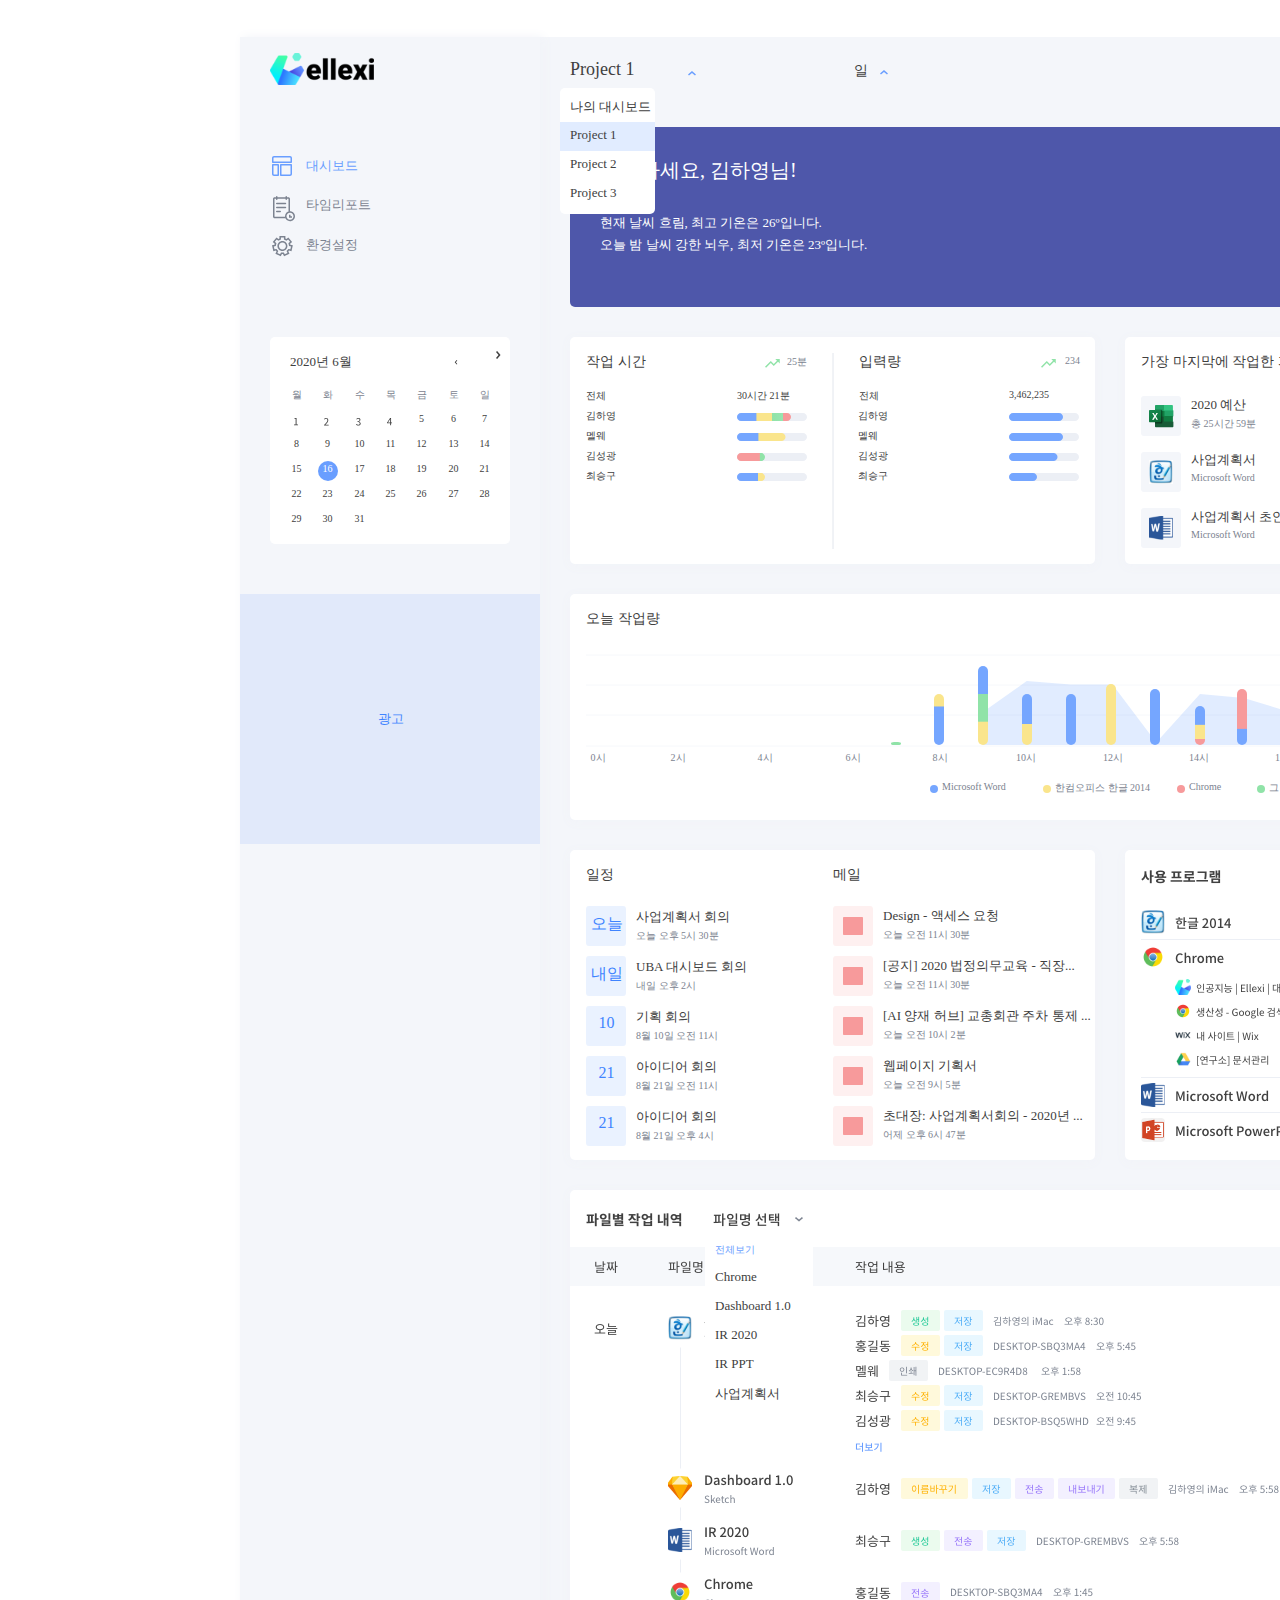
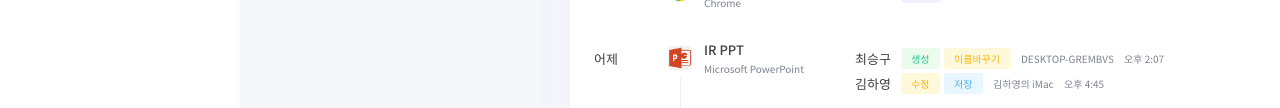
<file: Team_2.html>
<!DOCTYPE html>
<html>
<head>
<meta charset="utf-8"/>
<meta http-equiv="X-UA-Compatible" content="IE=edge"/>
<meta name="viewport" content="width=device-width, initial-scale=1.0">
<title>Team 2</title>
<link rel="stylesheet" type="text/css" id="applicationStylesheet" href="Team_2.css"/>
<script id="applicationScript" type="text/javascript" src="Team_2.js"></script>
</head>
<body>
<div id="Team_2">
	<svg class="_8">
		<rect id="_8" rx="0" ry="0" x="0" y="0" width="1410" height="1671">
		</rect>
	</svg>
	<div id="weatherday" class="weather_day">
		<div id="Group_2">
			<svg class="Rectangle">
				<rect id="Rectangle" rx="5" ry="5" x="0" y="0" width="1080" height="180">
				</rect>
			</svg>
			<div id="_">
				<span>안녕하세요, </span><span style="font-family:NotoSansCJKkr-Bold;">김하영</span><span>님!</span>
			</div>
			<div id="_____26">
				<span>현재 날씨 흐림, 최고 기온은 26º입니다. <br/>오늘 밤 날씨 강한 뇌우, 최저 기온은 23º입니다.</span>
			</div>
		</div>
		<div id="illust" class="illust_____">
			<svg class="Path_18" viewBox="0.052 0 239.66 113">
				<path id="Path_18" d="M 0.06106636673212051 113 C 0.06106636673212051 113 -1.460155725479126 63.31019592285156 34.91373062133789 47.8747673034668 C 71.28762054443359 32.4393424987793 75.68996429443359 7.141895771026611 129.3952178955078 1.280624985694885 C 183.1004638671875 -4.58064603805542 206.4342498779297 9.983724594116211 229.5459442138672 38.69803237915039 C 252.6576538085938 67.41233825683594 229.1351165771484 113 229.1351165771484 113 L 0.06106636673212051 113 Z">
				</path>
			</svg>
			<div id="Group_2_">
				<svg class="Path_10" viewBox="0.06 0 13.529 54.547">
					<path id="Path_10" d="M 0.2102189511060715 51.69880294799805 C 0.2102189511060715 51.69880294799805 -0.4855963885784149 12.45783710479736 1.121706008911133 6.823276519775391 C 2.729008436203003 1.188716292381287 9.092805862426758 -2.460636138916016 12.32030487060547 1.977957129478455 C 15.5478048324585 6.416550636291504 11.70364665985107 22.73428916931152 10.84992122650146 25.53494262695312 C 9.996195793151855 28.33559417724609 5.139311790466309 50.3868408203125 5.150986671447754 53.51079940795898 C 5.162662029266357 56.6347541809082 0.2102189511060715 51.69880294799805 0.2102189511060715 51.69880294799805 Z">
					</path>
				</svg>
				<svg class="Path_11" viewBox="0 0 14.571 34.904">
					<path id="Path_11" d="M 0 33.84016036987305 C 0 33.84016036987305 3.978035688400269 8.673223495483398 4.354761600494385 7.104477405548096 C 4.73148775100708 5.535730838775635 7.18751335144043 -0.3964724838733673 10.52258014678955 0.02098120376467705 C 13.85764598846436 0.438434898853302 15.40763187408447 1.787149906158447 14.11834812164307 8.326595306396484 C 12.82906341552734 14.86604118347168 4.884675025939941 34.90395355224609 4.884675025939941 34.90395355224609 L 0 33.84016036987305 Z">
					</path>
				</svg>
				<svg class="Path_8" viewBox="0 0 12.327 41.706">
					<path id="Path_8" d="M 12.32713222503662 39.21611785888672 C 12.32713222503662 39.21611785888672 12.03928565979004 2.704182147979736 6.443278789520264 0.3404251635074615 C 0.8472719788551331 -2.023331880569458 -1.816715359687805 8.455044746398926 1.363526582717896 15.32123756408691 C 4.543768405914307 22.18743133544922 9.388124465942383 33.80553817749023 8.574542999267578 39.28785705566406 C 7.76096248626709 44.77017593383789 12.32713222503662 39.21611785888672 12.32713222503662 39.21611785888672 Z">
					</path>
				</svg>
				<svg class="Path_7" viewBox="0 0 43 49">
					<path id="Path_7" d="M 0 1.139019434326372e-14 L 3.926939487457275 49 L 39.07305908203125 49 L 43 1.139477594447541e-14 L 0 1.139019434326372e-14 Z">
					</path>
				</svg>
			</div>
			<div id="Group_4">
				<div id="">
					<svg class="Combined_Shape" viewBox="0 0 89.083 100">
						<path id="Combined_Shape" d="M 0 99.99990081787109 L 0 61.68870162963867 L 27.67788887023926 61.68870162963867 C 27.68121719360352 61.66775131225586 27.68471908569336 61.64668655395508 27.68850135803223 61.62570190429688 L 38.34360122680664 2.467800140380859 C 38.60100173950195 1.039499998092651 39.84480285644531 0 41.29650115966797 0 L 86.08140563964844 0 C 87.94890594482422 0 89.36280059814453 1.688400030136108 89.03520202636719 3.527100086212158 L 77.52433013916016 68.06454467773438 C 74.48846435546875 86.18878936767578 58.72809600830078 99.99990081787109 39.74130249023438 99.99990081787109 L 0 99.99990081787109 Z">
						</path>
					</svg>
					<svg class="Rectangle_bf">
						<rect id="Rectangle_bf" rx="0" ry="0" x="0" y="0" width="14.286" height="23">
						</rect>
					</svg>
				</div>
				<div id="_bg">
					<svg class="Path_12" viewBox="0 0.327 50.048 38.39">
						<path id="Path_12" d="M 50.04830932617188 24.28036117553711 L 40.77940368652344 38.71697998046875 L -6.964619310954878e-13 14.58141708374023 C -6.964619310954878e-13 14.58141708374023 4.037177562713623 -5.140204429626465 16.11317825317383 1.81201183795929 C 28.18917846679688 8.764227867126465 28.59903335571289 8.252260208129883 28.59903335571289 8.252260208129883">
						</path>
					</svg>
					<svg class="Combined_Shape_bi" viewBox="0 0 115.111 76">
						<path id="Combined_Shape_bi" d="M -6.691891485388624e-11 58.55039978027344 L 29.8029727935791 17.26157188415527 C 32.31640243530273 12.97186470031738 36.95442962646484 10.0935001373291 42.26040267944336 10.0935001373291 C 42.35929107666016 10.0935001373291 42.45729827880859 10.09452438354492 42.55571365356445 10.09651470184326 L 42.55559921264648 10.0935001373291 L 78.14854431152344 10.0935001373291 C 81.54388427734375 4.066955089569092 87.97519683837891 0 95.34960174560547 0 C 106.2639007568359 0 115.1109008789062 8.905500411987305 115.1109008789062 19.89089965820312 C 115.1109008789062 30.87630081176758 106.2639007568359 39.78179931640625 95.34960174560547 39.78179931640625 C 95.03986358642578 39.78179931640625 94.73245239257812 39.77457427978516 94.42619323730469 39.76038360595703 C 93.79269409179688 39.76874542236328 93.15090179443359 39.73475646972656 92.50289916992188 39.65579986572266 L 52.60625839233398 34.79771041870117 C 51.74489212036133 35.68645858764648 50.77083206176758 36.46506500244141 49.70830917358398 37.10954666137695 L 23.8617000579834 75.99960327148438 L -6.691891485388624e-11 58.55039978027344 Z">
						</path>
					</svg>
					<svg class="Path_13" viewBox="0 0 37.894 15.774">
						<path id="Path_13" d="M 37.89371871948242 0.02467282488942146 C 18.76458740234375 -0.2479620575904846 12.94136333465576 1.534109115600586 0 15.77358531951904">
						</path>
					</svg>
					<svg class="Combined_Shape_bk" viewBox="0 0 71.498 36.566">
						<path id="Combined_Shape_bk" d="M 21.86280059814453 36.56610107421875 L 21.86280059814453 22.11569976806641 L 0 22.11569976806641 C 0 22.11569976806641 9.749700546264648 5.981400012969971 18.33300018310547 2.861999988555908 C 26.91629981994629 -0.2565000057220459 39.88529968261719 -1.449000000953674 52.74539947509766 2.505599975585938 C 64.66359710693359 6.170556545257568 70.59732818603516 20.64468955993652 71.402587890625 26.74472999572754 C 71.46347045898438 27.15017700195312 71.49588775634766 27.56546974182129 71.4976806640625 27.98747253417969 C 71.49774932861328 27.9998779296875 71.497802734375 28.01193428039551 71.497802734375 28.02420043945312 C 71.497802734375 32.74200057983398 67.67369842529297 36.56610107421875 62.95590209960938 36.56610107421875 L 21.86280059814453 36.56610107421875 Z">
						</path>
					</svg>
					<svg class="Shape" viewBox="0 0 32.889 18.642">
						<path id="Shape" d="M 32.88888931274414 3.805904388427734 C 26.18480682373047 1.904994249343872 22.07783699035645 0.7663269639015198 20.56798362731934 0.3899026811122894 C 18.30320167541504 -0.1747337281703949 16.82279777526855 -0.1703926026821136 14.23864650726318 0.6965175271034241 C 12.51587772369385 1.274457573890686 7.769662857055664 3.658244371414185 0 7.847877979278564 L 4.029305458068848 14.23867511749268 L 27.2006950378418 13.82865524291992 L 32.88888931274414 18.64151000976562">
						</path>
					</svg>
					<svg class="Path_14" viewBox="0 0 6.435 3.585">
						<path id="Path_14" d="M 6.4347825050354 0 L 0 3.584905624389648">
						</path>
					</svg>
					<svg class="Path_14_Copy_2" viewBox="0 0 6.435 3.585">
						<path id="Path_14_Copy_2" d="M 6.4347825050354 0 L 0 3.584905624389648">
						</path>
					</svg>
					<svg class="Path_14_Copy" viewBox="0 0 6.435 3.585">
						<path id="Path_14_Copy" d="M 6.4347825050354 0 L 0 3.584905624389648">
						</path>
					</svg>
					<svg class="Path" viewBox="0 0 49.333 17.208">
						<path id="Path" d="M 49.33333206176758 8.60377311706543 C 49.33333206176758 13.35550689697266 45.52064895629883 17.20754623413086 40.81745910644531 17.20754623413086 L 0 17.20754623413086 L 0 0 L 21.73015785217285 0">
						</path>
					</svg>
					<div id="Group_5">
						<svg class="Combined_Shape_br" viewBox="0 0 33.022 21.238">
							<path id="Combined_Shape_br" d="M 32.68889999389648 21.23820114135742 L 0 21.23820114135742 C 0 21.23820114135742 0.7497000098228455 4.504499912261963 8.828100204467773 4.572000026702881 C 11.17335605621338 4.591859817504883 12.87721538543701 4.780666351318359 14.15610027313232 5.105536937713623 L 14.15610027313232 0 L 32.68889999389648 0 L 33.02190017700195 0 L 32.68889999389648 21.23820114135742 Z">
							</path>
						</svg>
						<svg class="Path_17" viewBox="0 0 6.28 4.243">
							<path id="Path_17" d="M 6.280090808868408 4.242916584014893 C 6.280090808868408 4.242916584014893 3.242478132247925 1.0362868309021 0 0">
							</path>
						</svg>
					</div>
					<svg class="Rectangle_bt">
						<rect id="Rectangle_bt" rx="13.227052688598633" ry="13.227052688598633" x="0" y="0" width="26.454" height="51.623">
						</rect>
					</svg>
				</div>
				<div id="_bu">
					<svg class="Oval">
						<ellipse id="Oval" rx="12.365853309631348" ry="12.675000190734863" cx="12.365853309631348" cy="12.675000190734863">
						</ellipse>
					</svg>
					<svg class="Oval_bw">
						<ellipse id="Oval_bw" rx="0.6341463327407837" ry="0.9750000238418579" cx="0.6341463327407837" cy="0.9750000238418579">
						</ellipse>
					</svg>
					<svg class="Oval_Copy">
						<ellipse id="Oval_Copy" rx="0.6341463327407837" ry="0.9750000238418579" cx="0.6341463327407837" cy="0.9750000238418579">
						</ellipse>
					</svg>
					<svg class="Path_5" viewBox="-23.463 0 23.463 12.35">
						<path id="Path_5" d="M -12.30696392059326 0.4836596548557281 C -12.30696392059326 0.4836596548557281 -19.87861442565918 1.00143837928772 -21.22383308410645 0.5439773201942444 C -22.56904983520508 0.08651627600193024 -22.68293380737305 -0.4081305861473083 -22.68293380737305 0.5439773201942444 C -22.68293380737305 1.496085166931152 -21.60004615783691 2.269613027572632 -21.60004615783691 2.269613027572632 C -21.60004615783691 2.269613027572632 -23.18999671936035 2.203341722488403 -23.37812995910645 1.938004970550537 C -23.56626319885254 1.672668218612671 -23.56626319885254 3.581712007522583 -22.05210304260254 4.208863258361816 C -20.53794288635254 4.836014747619629 -6.611557006835938 5.764620304107666 -6.611557006835938 5.764620304107666 L -4.32970142364502 12.35000038146973 L -1.494468331336975 11.68561744689941 L 0 10.39999961853027 C 0 10.39999961853027 -0.9242470860481262 6.196094512939453 -1.867974042892456 5.652351379394531 C -2.811701059341431 5.108608245849609 -4.801654815673828 1.825874924659729 -8.976749420166016 1.15016496181488 C -13.15184497833252 0.474454939365387 -12.30696392059326 0.4836596548557281 -12.30696392059326 0.4836596548557281 Z">
						</path>
					</svg>
					<svg class="Path_4" viewBox="-4.439 0.105 4.439 7.018">
						<path id="Path_4" d="M -4.439024448394775 1.43241274356842 C -4.439024448394775 1.43241274356842 -2.513638257980347 -1.06700873374939 -0.7643409371376038 0.7948182225227356 C 0.9849563241004944 2.65664529800415 -0.6671714782714844 6.491430282592773 -1.760698080062866 6.986142158508301 C -2.854224681854248 7.480854034423828 -3.981785297393799 6.481956005096436 -3.981785297393799 6.481956005096436">
						</path>
					</svg>
					<svg class="Rectangle_b" viewBox="0.118 0 2.372 5.2">
						<path id="Rectangle_b" d="M 0.4182693064212799 0.912739634513855 C 0.4687889814376831 0.3949130177497864 0.9041050672531128 0 1.424390196800232 0 L 1.424390196800232 0 C 1.936345100402832 0 2.356654167175293 0.4048334658145905 2.375850915908813 0.9164282083511353 L 2.489028215408325 3.932599306106567 C 2.514999628067017 4.624742984771729 1.960923671722412 5.199999809265137 1.268292665481567 5.199999809265137 L 1.268292665481567 5.199999809265137 C 0.5886937379837036 5.199999809265137 0.05716214329004288 4.61408805847168 0.1231511756777763 3.937700510025024 L 0.4182693064212799 0.912739634513855 Z">
						</path>
					</svg>
					<svg class="Oval_b" viewBox="-5.603 0 5.603 1.95">
						<path id="Oval_b" d="M -3.071232318878174 1.950000047683716 C -4.121920108795166 1.950000047683716 -5.602598667144775 1.078141331672668 -5.602598667144775 0.5396637320518494 C -5.602598667144775 0.00118608376942575 -4.121920108795166 0 -3.071232318878174 0 C -2.020544290542603 0 -1.130881954920782e-12 0.00118608376942575 -1.130881954920782e-12 0.5396637320518494 C -1.130881954920782e-12 1.078141331672668 -2.020544290542603 1.950000047683716 -3.071232318878174 1.950000047683716 Z">
						</path>
					</svg>
				</div>
				<div id="_b">
					<svg class="Path_19_b" viewBox="0 0 95.532 62.691">
						<linearGradient id="Path_19_b" spreadMethod="pad" x1="0.842" x2="0.199" y1="0.413" y2="0.745">
							<stop offset="0" stop-color="#fdf4c0" stop-opacity="0"></stop>
							<stop offset="1" stop-color="#fae58c" stop-opacity="0.647"></stop>
						</linearGradient>
						<path id="Path_19_b" d="M 0 40.8098258972168 L 70.07023620605469 0 L 95.53237152099609 60.0560188293457 L 36.55190277099609 62.69089889526367 L 0 40.8098258972168 Z">
						</path>
					</svg>
					<svg class="Rectangle_ca">
						<rect id="Rectangle_ca" rx="0" ry="0" x="0" y="0" width="44.763" height="1.412">
						</rect>
					</svg>
					<svg class="Rectangle_cb" viewBox="0.837 0 40.374 24">
						<path id="Rectangle_cb" d="M 0.9268564581871033 3.724471569061279 C 0.4558582305908203 1.831816434860229 1.887686014175415 0 3.838066101074219 0 L 32.8930549621582 0 C 34.2708625793457 0 35.47153854370117 0.9384994506835938 35.80426406860352 2.275528430938721 L 41.21052551269531 24 L 8.317471504211426 24 C 6.939663410186768 24 5.738988876342773 23.06150054931641 5.406261444091797 21.72447204589844 L 0.9268564581871033 3.724471569061279 Z">
						</path>
					</svg>
				</div>
			</div>
			<div id="Group">
				<svg class="Line_9" viewBox="0.5 0.5 1 17.152">
					<path id="Line_9" d="M 0.5 0.5 L 0.5 17.65151596069336">
					</path>
				</svg>
				<svg class="Line_9_b" viewBox="0.5 0 1 17">
					<path id="Line_9_b" d="M 0.5 0 L 0.5 17">
					</path>
				</svg>
				<svg class="Line_9_cb" viewBox="0.414 0 0.173 10.627">
					<path id="Line_9_cb" d="M 0.5863636136054993 4.265209333723791e-13 L 0.4136363565921783 10.627272605896">
					</path>
				</svg>
				<svg class="Line_9_cb" viewBox="0.414 0 0.173 10.627">
					<path id="Line_9_cb" d="M 0.5863636136054993 4.265209333723791e-13 L 0.4136363565921783 10.627272605896">
					</path>
				</svg>
			</div>
			<div id="Group_Copy_2">
				<svg class="Line_9_cd" viewBox="0.5 0.5 1 10.306">
					<path id="Line_9_cd" d="M 0.5 0.5 L 0.5 10.80639743804932">
					</path>
				</svg>
				<svg class="Line_9_ce" viewBox="0.5 0 1 9">
					<path id="Line_9_ce" d="M 0.5 -6.033475399115163e-15 L 0.5 9">
					</path>
				</svg>
				<svg class="Line_9_cg" viewBox="0.416 0 0.167 5.885">
					<path id="Line_9_cg" d="M 0.4162538647651672 1.306763467508361e-15 L 0.5837461352348328 5.885139465332031">
					</path>
				</svg>
				<svg class="Line_9_cg" viewBox="0.416 0 0.167 5.885">
					<path id="Line_9_cg" d="M 0.4162538647651672 1.306763467508361e-15 L 0.5837461352348328 5.885139465332031">
					</path>
				</svg>
			</div>
			<div id="danieledesantis-weather-icons-">
				<svg class="Shape_ci" viewBox="0 0 76 63">
					<path id="Shape_ci" d="M 3.977100133895874 48.78990173339844 C -4.212900161743164 35.19900131225586 0.6534000039100647 17.8119010925293 14.83650016784668 9.961200714111328 C 18.65789985656738 7.845300197601318 22.77090072631836 6.67080020904541 26.89380073547363 6.300000190734863 C 20.402099609375 15.08130073547363 19.40130043029785 27.01980018615723 25.37820053100586 36.93960189819336 C 31.35960006713867 46.86479949951172 42.64920043945312 52.00020217895508 53.83349990844727 51.00300216674805 C 51.44400024414062 54.24660110473633 48.32010269165039 57.06450271606445 44.49150085449219 59.18939971923828 C 39.82179260253906 61.77196502685547 34.7201042175293 62.99985504150391 29.68790435791016 63.00019454956055 C 19.43505477905273 63.00088500976562 9.464118003845215 57.90575408935547 3.977100133895874 48.78990173339844 Z M 68.71050262451172 39.35070037841797 C 68.17230224609375 37.20870208740234 66.34349822998047 34.9281005859375 64.62630462646484 34.27199935913086 C 62.90190124511719 33.6150016784668 62.90190124511719 32.53050231933594 64.62630462646484 31.87350082397461 C 66.34349822998047 31.22190093994141 68.17410278320312 28.93680000305176 68.71050262451172 26.79930114746094 C 69.23970031738281 24.66720008850098 70.10459899902344 24.66720008850098 70.62570190429688 26.79930114746094 C 71.16030120849609 28.93950080871582 72.99900054931641 31.22190093994141 74.70989990234375 31.87350082397461 C 76.42980194091797 32.53050231933594 76.42980194091797 33.6150016784668 74.70989990234375 34.27199935913086 C 72.99900054931641 34.92539978027344 71.16210174560547 37.20870208740234 70.62570190429688 39.35070037841797 C 70.36515045166016 40.41675186157227 70.01865386962891 40.94977569580078 69.671142578125 40.94977569580078 C 69.32362365722656 40.94977569580078 68.97510528564453 40.41675186157227 68.71050262451172 39.35070037841797 Z M 43.3754997253418 33.0525016784668 C 42.84090042114258 30.91500091552734 41.00580215454102 28.62810134887695 39.29130172729492 27.97650146484375 C 37.56959915161133 27.31500053405762 37.56959915161133 26.23500061035156 39.29130172729492 25.57800102233887 C 41.00580215454102 24.92189979553223 42.8390998840332 22.63680076599121 43.3754997253418 20.49930000305176 C 43.90560150146484 18.36720085144043 44.76869964599609 18.36720085144043 45.28980255126953 20.49930000305176 C 45.82260131835938 22.63680076599121 47.66490173339844 24.92189979553223 49.37310028076172 25.57800102233887 C 51.09749984741211 26.23500061035156 51.09749984741211 27.31500053405762 49.37310028076172 27.97650146484375 C 47.66490173339844 28.62810134887695 45.82620239257812 30.91500091552734 45.28980255126953 33.0525016784668 C 45.02925109863281 34.11764907836914 44.68320083618164 34.65022659301758 44.33602523803711 34.65022659301758 C 43.98884963989258 34.65022659301758 43.64055252075195 34.11764907836914 43.3754997253418 33.0525016784668 Z M 57.38940048217773 14.1515998840332 C 56.71620178222656 12.01590061187744 54.42660140991211 9.732600212097168 52.2837028503418 9.075600624084473 C 50.12730026245117 8.418600082397461 50.12730026245117 7.333199977874756 52.2837028503418 6.676200389862061 C 54.42930221557617 6.024600028991699 56.71890258789062 3.738600015640259 57.38940048217773 1.600200057029724 C 58.0509033203125 -0.5336999893188477 59.13000106811523 -0.5336999893188477 59.78070068359375 1.600200057029724 C 60.45660018920898 3.735900163650513 62.75070190429688 6.019200325012207 64.88639831542969 6.676200389862061 C 67.03739929199219 7.333199977874756 67.03739929199219 8.418600082397461 64.88639831542969 9.075600624084473 C 62.75070190429688 9.725399971008301 60.45120239257812 12.0132007598877 59.78070068359375 14.1515998840332 C 59.45535278320312 15.21720027923584 59.02289962768555 15.75 58.5890998840332 15.75 C 58.15530014038086 15.75 57.72014999389648 15.21720027923584 57.38940048217773 14.1515998840332 Z">
					</path>
				</svg>
			</div>
		</div>
	</div>
	<div id="Group_cj">
		<div id="_ck" class="_________">
			<div id="History">
				<svg class="BG">
					<rect id="BG" rx="5" ry="5" x="0" y="0" width="1080" height="555">
					</rect>
				</svg>
				<img id="History_cn" src="History_cn.png" srcset="History_cn.png 1x, History_cn@2x.png 2x">
					
				</svg>
			</div>
		</div>
		<div id="_co" class="____________">
			<div id="Using_Program">
				<svg class="BG_cq">
					<rect id="BG_cq" rx="5" ry="5" x="0" y="0" width="525" height="310">
					</rect>
				</svg>
				<img id="Using_Program_cr" src="Using_Program_cr.png" srcset="Using_Program_cr.png 1x, Using_Program_cr@2x.png 2x">
					
				</svg>
			</div>
		</div>
		<div id="_cs" class="_________">
			<div id="Group_22">
				<div id="Working_Time">
					<svg class="BG_cv">
						<rect id="BG_cv" rx="5" ry="5" x="0" y="0" width="525" height="227">
						</rect>
					</svg>
					<div id="Input_Quantity">
						<div id="Group_23">
							<div id="ID234">
								<span>234</span>
							</div>
							<div id="icontrendingup" class="icon_trending_up">
								<svg class="bx-trending-up" viewBox="0 0 14.78 8.78">
									<path id="bx-trending-up" d="M 5.780250072479248 4.060500144958496 L 8.78024959564209 7.060500144958496 L 13.0605001449585 2.780250072479248 L 14.78025054931641 4.5 L 14.78025054931641 0 L 10.28024959564209 0 L 12 1.719750046730042 L 8.78024959564209 4.939499855041504 L 5.780250072479248 1.939499974250793 L 0 7.719749927520752 L 1.060500025749207 8.78024959564209 L 5.780250072479248 4.060500144958496 Z">
									</path>
								</svg>
							</div>
							<div id="_c">
								<span>입력량</span>
							</div>
							<div id="_copy">
								<span>전체</span>
							</div>
							<div id="ID3462235">
								<span>3,462,235</span>
							</div>
							<div id="_copy_c">
								<span>김하영</span>
							</div>
							<div id="_copy_da">
								<span>멜웨</span>
							</div>
							<div id="_copy_db">
								<span>김성광</span>
							</div>
							<div id="_copy_dc">
								<span>최승구</span>
							</div>
							<svg class="Path_c" viewBox="0 0 70 8">
								<path id="Path_c" d="M 4.117647171020508 8 L 65.88235473632812 8 C 68.15646362304688 8 70 6.209138870239258 70 4 C 70 1.790861010551453 68.15646362304688 0 65.88235473632812 0 L 4.117647171020508 0 C 1.843533396720886 0 0 1.790861010551453 0 4 C 0 6.209138870239258 1.843533396720886 8 4.117647171020508 8 Z">
								</path>
							</svg>
							<svg class="Path_Copy" viewBox="0 0 70 8">
								<path id="Path_Copy" d="M 4.117647171020508 8 L 65.88235473632812 8 C 68.15646362304688 8 70 6.209138870239258 70 4 C 70 1.790861010551453 68.15646362304688 0 65.88235473632812 0 L 4.117647171020508 0 C 1.843533396720886 0 0 1.790861010551453 0 4 C 0 6.209138870239258 1.843533396720886 8 4.117647171020508 8 Z">
								</path>
							</svg>
							<svg class="Path_da" viewBox="0 0 54 8">
								<path id="Path_da" d="M 4 8 L 50 8 C 52.20914077758789 8 54 6.209138870239258 54 4 C 54 1.790861010551453 52.20914077758789 0 50 0 L 4 0 C 1.790861010551453 0 0 1.790861010551453 0 4 C 0 6.209138870239258 1.790861010551453 8 4 8 Z">
								</path>
							</svg>
							<svg class="Path_Copy_2" viewBox="0 0 54 8">
								<path id="Path_Copy_2" d="M 4 8 L 50 8 C 52.20914077758789 8 54 6.209138870239258 54 4 C 54 1.790861010551453 52.20914077758789 0 50 0 L 4 0 C 1.790861010551453 0 0 1.790861010551453 0 4 C 0 6.209138870239258 1.790861010551453 8 4 8 Z">
								</path>
							</svg>
							<svg class="Path_dc" viewBox="0 0 70 8">
								<path id="Path_dc" d="M 4.117647171020508 8 L 65.88235473632812 8 C 68.15646362304688 8 70 6.209138870239258 70 4 C 70 1.790861010551453 68.15646362304688 0 65.88235473632812 0 L 4.117647171020508 0 C 1.843533396720886 0 0 1.790861010551453 0 4 C 0 6.209138870239258 1.843533396720886 8 4.117647171020508 8 Z">
								</path>
							</svg>
							<svg class="Path_dd" viewBox="0 0 48.5 8">
								<path id="Path_dd" d="M 4 8 L 44.5 8 C 46.70914077758789 8 48.5 6.209138870239258 48.5 4 C 48.5 1.790861010551453 46.70914077758789 0 44.5 0 L 4 0 C 1.790861010551453 0 0 1.790861010551453 0 4 C 0 6.209138870239258 1.790861010551453 8 4 8 Z">
								</path>
							</svg>
							<svg class="Path_de" viewBox="0 0 70 8">
								<path id="Path_de" d="M 4.117647171020508 8 L 65.88235473632812 8 C 68.15646362304688 8 70 6.209138870239258 70 4 C 70 1.790861010551453 68.15646362304688 0 65.88235473632812 0 L 4.117647171020508 0 C 1.843533396720886 0 0 1.790861010551453 0 4 C 0 6.209138870239258 1.843533396720886 8 4.117647171020508 8 Z">
								</path>
							</svg>
							<svg class="Path_df" viewBox="0 0 28 8">
								<path id="Path_df" d="M 4 8 L 24 8 C 26.20913887023926 8 28 6.209138870239258 28 4 C 28 1.790861010551453 26.20913887023926 0 24 0 L 4 0 C 1.790861010551453 0 0 1.790861010551453 0 4 C 0 6.209138870239258 1.790861010551453 8 4 8 Z">
								</path>
							</svg>
						</div>
					</div>
					<svg class="Line_7" viewBox="0.5 0 1 195">
						<path id="Line_7" d="M 0.5 2.466559942404523e-15 L 0.5 195">
						</path>
					</svg>
					<div id="Trend">
						<div id="Group_di">
							<div id="ID25">
								<span>25분</span>
							</div>
							<div id="icontrendingup_dk" class="icon_trending_up">
								<svg class="bx-trending-up_dl" viewBox="0 0 14.78 8.78">
									<path id="bx-trending-up_dl" d="M 5.780250072479248 4.060500144958496 L 8.78024959564209 7.060500144958496 L 13.0605001449585 2.780250072479248 L 14.78025054931641 4.5 L 14.78025054931641 0 L 10.28024959564209 0 L 12 1.719750046730042 L 8.78024959564209 4.939499855041504 L 5.780250072479248 1.939499974250793 L 0 7.719749927520752 L 1.060500025749207 8.78024959564209 L 5.780250072479248 4.060500144958496 Z">
									</path>
								</svg>
							</div>
							<div id="__dm">
								<span>작업 시간</span>
							</div>
							<div id="_dn">
								<span>김하영</span>
							</div>
							<div id="_do">
								<span>전체</span>
							</div>
							<svg class="Line_4" viewBox="0 0 70 8">
								<path id="Line_4" d="M 4.117647171020508 8 L 65.88235473632812 8 C 68.15646362304688 8 70 6.209138870239258 70 4 C 70 1.790861010551453 68.15646362304688 0 65.88235473632812 0 L 4.117647171020508 0 C 1.843533396720886 0 0 1.790861010551453 0 4 C 0 6.209138870239258 1.843533396720886 8 4.117647171020508 8 Z">
								</path>
							</svg>
							<svg class="Line_4_dr" viewBox="0 0 54 8">
								<linearGradient id="Line_4_dr" spreadMethod="pad" x1="0.149" x2="0.851" y1="0.546" y2="0.546">
									<stop offset="0" stop-color="#75a6ff" stop-opacity="1"></stop>
									<stop offset="0.2911" stop-color="#75a6ff" stop-opacity="1"></stop>
									<stop offset="0.3097" stop-color="#fae58c" stop-opacity="1"></stop>
									<stop offset="0.7073" stop-color="#fae58c" stop-opacity="1"></stop>
									<stop offset="0.7207" stop-color="#90e3a8" stop-opacity="1"></stop>
									<stop offset="0.9891" stop-color="#97e5b0" stop-opacity="1"></stop>
									<stop offset="1" stop-color="#f79a9b" stop-opacity="1"></stop>
								</linearGradient>
								<path id="Line_4_dr" d="M 4 8 L 50 8 C 52.20914077758789 8 54 6.209138870239258 54 4 C 54 1.790861010551453 52.20914077758789 0 50 0 L 4 0 C 1.790861010551453 0 0 1.790861010551453 0 4 C 0 6.209138870239258 1.790861010551453 8 4 8 Z">
								</path>
							</svg>
							<svg class="Line_4_ds" viewBox="0 0 70 8">
								<path id="Line_4_ds" d="M 4.117647171020508 8 L 65.88235473632812 8 C 68.15646362304688 8 70 6.209138870239258 70 4 C 70 1.790861010551453 68.15646362304688 0 65.88235473632812 0 L 4.117647171020508 0 C 1.843533396720886 0 0 1.790861010551453 0 4 C 0 6.209138870239258 1.843533396720886 8 4.117647171020508 8 Z">
								</path>
							</svg>
							<svg class="Line_4_du" viewBox="0 0 48.5 8">
								<linearGradient id="Line_4_du" spreadMethod="pad" x1="1" x2="0" y1="0.5" y2="0.5">
									<stop offset="0" stop-color="#fae58c" stop-opacity="1"></stop>
									<stop offset="0.554" stop-color="#fae58c" stop-opacity="1"></stop>
									<stop offset="0.5608" stop-color="#75a6ff" stop-opacity="1"></stop>
									<stop offset="1" stop-color="#75a6ff" stop-opacity="1"></stop>
								</linearGradient>
								<path id="Line_4_du" d="M 4 8 L 44.5 8 C 46.70914077758789 8 48.5 6.209138870239258 48.5 4 C 48.5 1.790861010551453 46.70914077758789 0 44.5 0 L 4 0 C 1.790861010551453 0 0 1.790861010551453 0 4 C 0 6.209138870239258 1.790861010551453 8 4 8 Z">
								</path>
							</svg>
							<svg class="Line_4_dv" viewBox="0 0 70 8">
								<path id="Line_4_dv" d="M 4.117647171020508 8 L 65.88235473632812 8 C 68.15646362304688 8 70 6.209138870239258 70 4 C 70 1.790861010551453 68.15646362304688 0 65.88235473632812 0 L 4.117647171020508 0 C 1.843533396720886 0 0 1.790861010551453 0 4 C 0 6.209138870239258 1.843533396720886 8 4.117647171020508 8 Z">
								</path>
							</svg>
							<svg class="Line_4_Copy" viewBox="0 0 70 8">
								<path id="Line_4_Copy" d="M 4.117647171020508 8 L 65.88235473632812 8 C 68.15646362304688 8 70 6.209138870239258 70 4 C 70 1.790861010551453 68.15646362304688 0 65.88235473632812 0 L 4.117647171020508 0 C 1.843533396720886 0 0 1.790861010551453 0 4 C 0 6.209138870239258 1.843533396720886 8 4.117647171020508 8 Z">
								</path>
							</svg>
							<svg class="Line_4_dy" viewBox="0 0 28 8">
								<linearGradient id="Line_4_dy" spreadMethod="pad" x1="0" x2="1" y1="0.5" y2="0.5">
									<stop offset="0" stop-color="#f79a9b" stop-opacity="1"></stop>
									<stop offset="0.8021" stop-color="#f79a9b" stop-opacity="1"></stop>
									<stop offset="0.8116" stop-color="#90e3a8" stop-opacity="1"></stop>
									<stop offset="1" stop-color="#90e3a8" stop-opacity="1"></stop>
								</linearGradient>
								<path id="Line_4_dy" d="M 4 8 L 24 8 C 26.20913887023926 8 28 6.209138870239258 28 4 C 28 1.790861010551453 26.20913887023926 0 24 0 L 4 0 C 1.790861010551453 0 0 1.790861010551453 0 4 C 0 6.209138870239258 1.790861010551453 8 4 8 Z">
								</path>
							</svg>
							<svg class="Line_4_Copy_2_d" viewBox="0 0 28 8">
								<linearGradient id="Line_4_Copy_2_d" spreadMethod="pad" x1="1" x2="0" y1="0.5" y2="0.5">
									<stop offset="0" stop-color="#fae58c" stop-opacity="1"></stop>
									<stop offset="0.2336" stop-color="#fae58c" stop-opacity="1"></stop>
									<stop offset="0.2552" stop-color="#75a6ff" stop-opacity="1"></stop>
									<stop offset="1" stop-color="#75a6ff" stop-opacity="1"></stop>
								</linearGradient>
								<path id="Line_4_Copy_2_d" d="M 4 8 L 24 8 C 26.20913887023926 8 28 6.209138870239258 28 4 C 28 1.790861010551453 26.20913887023926 0 24 0 L 4 0 C 1.790861010551453 0 0 1.790861010551453 0 4 C 0 6.209138870239258 1.790861010551453 8 4 8 Z">
								</path>
							</svg>
							<div id="_d">
								<span>멜웨</span>
							</div>
							<div id="_ea">
								<span>김성광</span>
							</div>
							<div id="_eb">
								<span>최승구</span>
							</div>
							<div id="ID30_21">
								<span>30시간 21분</span>
							</div>
						</div>
					</div>
				</div>
			</div>
		</div>
		<div id="_ec" class="_________">
			<div id="Today">
				<svg class="BG_d">
					<rect id="BG_d" rx="5" ry="5" x="0" y="0" width="1080" height="226">
					</rect>
				</svg>
				<div id="Group_d">
					<div id="__d">
						<span>그 외</span>
					</div>
					<svg class="Oval_Copy_4">
						<ellipse id="Oval_Copy_4" rx="4" ry="4" cx="4" cy="4">
						</ellipse>
					</svg>
					<div id="Microsoft_Word">
						<span>Microsoft Word</span>
					</div>
					<svg class="Oval_ec">
						<ellipse id="Oval_ec" rx="4" ry="4" cx="4" cy="4">
						</ellipse>
					</svg>
					<svg class="Oval_Copy_3">
						<ellipse id="Oval_Copy_3" rx="4" ry="4" cx="4" cy="4">
						</ellipse>
					</svg>
					<div id="Chrome">
						<span>Chrome</span>
					</div>
					<svg class="Oval_Copy_2">
						<ellipse id="Oval_Copy_2" rx="4" ry="4" cx="4" cy="4">
						</ellipse>
					</svg>
					<div id="__2014">
						<span>한컴오피스 한글 2014</span>
					</div>
				</div>
				<div id="Legend_top">
					<div id="Stacked_Group">
						<div id="Padding_Group_3">
							<svg class="Background">
								<rect id="Background" rx="0" ry="0" x="0" y="0" width="48" height="15">
								</rect>
							</svg>
							<div id="ID7_">
								<span>7일 평균</span>
							</div>
							<svg class="Rectangle_Copy_28">
								<rect id="Rectangle_Copy_28" rx="0" ry="0" x="0" y="0" width="8" height="8">
								</rect>
							</svg>
						</div>
						<div id="Stacked_Group_en">
							<div id="Group_14_Copy">
								<div id="_ep">
									<span>오늘</span>
								</div>
								<svg class="Rectangle_eq">
									<rect id="Rectangle_eq" rx="4" ry="4" x="0" y="0" width="8" height="8">
									</rect>
								</svg>
							</div>
						</div>
					</div>
				</div>
				<div id="Chart">
					<svg class="Line" viewBox="0 0.5 1045 1">
						<path id="Line" d="M 0 0.5 L 1045 0.5">
						</path>
					</svg>
					<svg class="Line_Copy" viewBox="0 0.5 1045 1">
						<path id="Line_Copy" d="M 0 0.5 L 1045 0.5">
						</path>
					</svg>
					<svg class="Line_Copy_2" viewBox="0 0.5 1045 1">
						<path id="Line_Copy_2" d="M 0 0.5 L 1045 0.5">
						</path>
					</svg>
					<div id="ID2">
						<span>2시</span>
					</div>
					<div id="ID0">
						<span>0시</span>
					</div>
					<div id="ID4">
						<span>4시</span>
					</div>
					<div id="ID6">
						<span>6시</span>
					</div>
					<div id="ID8">
						<span>8시</span>
					</div>
					<div id="ID10">
						<span>10시</span>
					</div>
					<div id="ID12">
						<span>12시</span>
					</div>
					<div id="ID14">
						<span>14시</span>
					</div>
					<div id="ID16">
						<span>16시</span>
					</div>
					<div id="ID18">
						<span>18시</span>
					</div>
					<div id="ID22">
						<span>22시</span>
					</div>
					<div id="ID20">
						<span>20시</span>
					</div>
					<div id="ID0_e">
						<span>0시</span>
					</div>
					<div id="Group_8">
						<svg class="Path_2" viewBox="0 0 481.856 61.519">
							<path id="Path_2" d="M 0 31.01887512207031 L 48.57414627075195 0 L 97.14829254150391 3.518874883651733 L 143.7794799804688 3.518874883651733 L 192.3536224365234 61.51887512207031 L 240.9277648925781 13.01887512207031 L 289.5019226074219 17.06524467468262 L 336.1330871582031 29.77831268310547 L 384.7072448730469 31.01887512207031 L 433.2814025878906 36.01887512207031 L 481.8555297851562 37.00574493408203">
							</path>
						</svg>
						<svg class="Path_2_fa" viewBox="0 0 434 64.019">
							<path id="Path_2_fa" d="M 0 31.01887512207031 L 43.75 0 L 87.5 3.518874883651733 L 129.5 3.518874883651733 L 173.25 61.51887512207031 L 217 13.01887512207031 L 260.75 17.06524467468262 L 302.75 29.77831268310547 L 346.5 31.01887512207031 L 390.25 36.01887512207031 L 434 56.51887512207031 L 434 64.01887512207031 L 0 64.01887512207031 L 0 31.01887512207031 Z">
							</path>
						</svg>
						<svg class="Rectangle_Copy_14">
							<rect id="Rectangle_Copy_14" rx="5" ry="5" x="0" y="0" width="10" height="61">
							</rect>
						</svg>
						<svg class="Rectangle_Copy_15">
							<rect id="Rectangle_Copy_15" rx="5" ry="5" x="0" y="0" width="10" height="56">
							</rect>
						</svg>
						<svg class="Rectangle_Copy_10">
							<rect id="Rectangle_Copy_10" rx="5" ry="5" x="0" y="0" width="10" height="51">
							</rect>
						</svg>
						<svg class="Rectangle_Copy_11_ff">
							<linearGradient id="Rectangle_Copy_11_ff" spreadMethod="pad" x1="0.5" x2="0.5" y1="0" y2="1">
								<stop offset="0" stop-color="#75a6ff" stop-opacity="1"></stop>
								<stop offset="0.5871" stop-color="#75a6ff" stop-opacity="1"></stop>
								<stop offset="0.597" stop-color="#fae58c" stop-opacity="1"></stop>
								<stop offset="1" stop-color="#fae58c" stop-opacity="1"></stop>
							</linearGradient>
							<rect id="Rectangle_Copy_11_ff" rx="5" ry="5" x="0" y="0" width="10" height="51">
							</rect>
						</svg>
						<svg class="Rectangle_Copy_12_fh">
							<linearGradient id="Rectangle_Copy_12_fh" spreadMethod="pad" x1="0.5" x2="0.5" y1="0" y2="1">
								<stop offset="0" stop-color="#75a6ff" stop-opacity="1"></stop>
								<stop offset="0.3503" stop-color="#75a6ff" stop-opacity="1"></stop>
								<stop offset="0.3594" stop-color="#90e3a8" stop-opacity="1"></stop>
								<stop offset="0.7002" stop-color="#90e3a8" stop-opacity="1"></stop>
								<stop offset="0.708" stop-color="#fae58c" stop-opacity="1"></stop>
								<stop offset="1" stop-color="#fae58c" stop-opacity="1"></stop>
							</linearGradient>
							<rect id="Rectangle_Copy_12_fh" rx="5" ry="5" x="0" y="0" width="10" height="79">
							</rect>
						</svg>
						<svg class="Rectangle_Copy_13_fj">
							<linearGradient id="Rectangle_Copy_13_fj" spreadMethod="pad" x1="0.5" x2="0.5" y1="0" y2="1">
								<stop offset="0" stop-color="#fae58c" stop-opacity="1"></stop>
								<stop offset="0.2336" stop-color="#fae58c" stop-opacity="1"></stop>
								<stop offset="0.2552" stop-color="#75a6ff" stop-opacity="1"></stop>
								<stop offset="1" stop-color="#75a6ff" stop-opacity="1"></stop>
							</linearGradient>
							<rect id="Rectangle_Copy_13_fj" rx="5" ry="5" x="0" y="0" width="10" height="51">
							</rect>
						</svg>
						<svg class="Rectangle_Copy_4">
							<rect id="Rectangle_Copy_4" rx="5" ry="5" x="0" y="0" width="10" height="76">
							</rect>
						</svg>
						<svg class="Rectangle_Copy_5">
							<rect id="Rectangle_Copy_5" rx="5" ry="5" x="0" y="0" width="10" height="39">
							</rect>
						</svg>
						<svg class="Rectangle_Copy_17">
							<rect id="Rectangle_Copy_17" rx="5" ry="5" x="0" y="0" width="10" height="59">
							</rect>
						</svg>
						<svg class="Rectangle_Copy_18">
							<rect id="Rectangle_Copy_18" rx="5" ry="5" x="0" y="0" width="10" height="15">
							</rect>
						</svg>
						<svg class="Rectangle_Copy_19">
							<rect id="Rectangle_Copy_19" rx="3" ry="3" x="0" y="0" width="10" height="3">
							</rect>
						</svg>
						<svg class="Rectangle_Copy_16_fq">
							<linearGradient id="Rectangle_Copy_16_fq" spreadMethod="pad" x1="0.5" x2="0.5" y1="0" y2="1">
								<stop offset="0" stop-color="#f79a9b" stop-opacity="1"></stop>
								<stop offset="0.7032" stop-color="#f79a9b" stop-opacity="1"></stop>
								<stop offset="0.7199" stop-color="#75a6ff" stop-opacity="1"></stop>
								<stop offset="1" stop-color="#75a6ff" stop-opacity="1"></stop>
							</linearGradient>
							<rect id="Rectangle_Copy_16_fq" rx="5" ry="5" x="0" y="0" width="10" height="56">
							</rect>
						</svg>
						<svg class="Rectangle_Copy_6_fs">
							<linearGradient id="Rectangle_Copy_6_fs" spreadMethod="pad" x1="0.5" x2="0.5" y1="0" y2="1">
								<stop offset="0" stop-color="#75a6ff" stop-opacity="1"></stop>
								<stop offset="0.4708" stop-color="#75a6ff" stop-opacity="1"></stop>
								<stop offset="0.4928" stop-color="#fae58c" stop-opacity="1"></stop>
								<stop offset="0.8409" stop-color="#fae58c" stop-opacity="1"></stop>
								<stop offset="0.8575" stop-color="#f79a9b" stop-opacity="1"></stop>
								<stop offset="1" stop-color="#f79a9b" stop-opacity="1"></stop>
							</linearGradient>
							<rect id="Rectangle_Copy_6_fs" rx="5" ry="5" x="0" y="0" width="10" height="39">
							</rect>
						</svg>
					</div>
					<svg class="Line_Copy_3" viewBox="0 0.5 1045 1">
						<path id="Line_Copy_3" d="M 0 0.5 L 1045 0.5">
						</path>
					</svg>
				</div>
				<div id="__fu">
					<span>오늘 작업량</span>
				</div>
			</div>
		</div>
		<div id="empty" class="empty">
			<div id="Group_3">
				<svg class="BG_fx">
					<rect id="BG_fx" rx="5" ry="5" x="0" y="0" width="525" height="310">
					</rect>
				</svg>
				<div id="Group_fy">
					<svg class="Rectangle_fz">
						<rect id="Rectangle_fz" rx="3" ry="3" x="0" y="0" width="40" height="40">
						</rect>
					</svg>
					<div id="__f">
						<span>사업계획서 회의</span>
					</div>
					<div id="_f">
						<span>오늘</span>
					</div>
					<div id="__5_30">
						<span>오늘 오후 5시 30분</span>
					</div>
				</div>
				<div id="Group_Copy_2_f">
					<svg class="Rectangle_f">
						<rect id="Rectangle_f" rx="3" ry="3" x="0" y="0" width="40" height="40">
						</rect>
					</svg>
					<div id="ID10_f">
						<span>10</span>
					</div>
					<div id="__ga">
						<span>기획 회의</span>
					</div>
					<div id="ID8_10__11">
						<span>8월 10일 오전 11시</span>
					</div>
				</div>
				<div id="Group_Copy">
					<svg class="Rectangle_ga">
						<rect id="Rectangle_ga" rx="3" ry="3" x="0" y="0" width="40" height="40">
						</rect>
					</svg>
					<div id="_ga">
						<span>내일</span>
					</div>
					<div id="UBA__">
						<span>UBA 대시보드 회의</span>
					</div>
					<div id="__2">
						<span>내일 오후 2시</span>
					</div>
				</div>
				<div id="Group_Copy_3">
					<svg class="Rectangle_ge">
						<rect id="Rectangle_ge" rx="3" ry="3" x="0" y="0" width="40" height="40">
						</rect>
					</svg>
					<div id="ID21">
						<span>21</span>
					</div>
					<div id="__gg">
						<span>아이디어 회의</span>
					</div>
					<div id="ID8_21__11">
						<span>8월 21일 오전 11시</span>
					</div>
				</div>
				<div id="Group_Copy_4">
					<svg class="Rectangle_gj">
						<rect id="Rectangle_gj" rx="3" ry="3" x="0" y="0" width="40" height="40">
						</rect>
					</svg>
					<div id="ID21_gk">
						<span>21</span>
					</div>
					<div id="__gl">
						<span>아이디어 회의</span>
					</div>
					<div id="ID8_21__4">
						<span>8월 21일 오후 4시</span>
					</div>
				</div>
				<div id="Group_2_gn">
					<svg class="Rectangle_Copy_4_go">
						<rect id="Rectangle_Copy_4_go" rx="3" ry="3" x="0" y="0" width="40" height="40">
						</rect>
					</svg>
					<div id="mail-line">
						<svg class="Path_gq" viewBox="0 0 24 24">
							<path id="Path_gq" d="M 0 0 L 24 0 L 24 24 L 0 24 L 0 0 Z">
							</path>
						</svg>
						<svg class="Shape_gr" viewBox="0 0 20 18">
							<path id="Shape_gr" d="M 0.9999000430107117 18 C 0.4473000168800354 18 0 17.55270004272461 0 17.00010108947754 L 0 0.9999000430107117 C 0 0.4473000168800354 0.4473000168800354 0 0.9999000430107117 0 L 18.99990081787109 0 C 19.55249977111816 0 19.99979972839355 0.4473000168800354 19.99979972839355 0.9999000430107117 L 19.99979972839355 17.00010108947754 C 19.99979972839355 17.55270004272461 19.55249977111816 18 18.99990081787109 18 L 0.9999000430107117 18 Z">
							</path>
						</svg>
					</div>
					<div id="Design_-__">
						<span>Design - 액세스 요청</span><br>
					</div>
					<div id="__11_30">
						<span>오늘 오전 11시 30분</span>
					</div>
				</div>
				<div id="Group_2_Copy_2">
					<svg class="Rectangle_Copy_4_gv">
						<rect id="Rectangle_Copy_4_gv" rx="3" ry="3" x="0" y="0" width="40" height="40">
						</rect>
					</svg>
					<div id="mail-line_gw">
						<svg class="Path_gx" viewBox="0 0 24 24">
							<path id="Path_gx" d="M 0 0 L 24 0 L 24 24 L 0 24 L 0 0 Z">
							</path>
						</svg>
						<svg class="Shape_gy" viewBox="0 0 20 18">
							<path id="Shape_gy" d="M 0.9999000430107117 18 C 0.4473000168800354 18 0 17.55270004272461 0 17.00010108947754 L 0 0.9999000430107117 C 0 0.4473000168800354 0.4473000168800354 0 0.9999000430107117 0 L 18.99990081787109 0 C 19.55249977111816 0 19.99979972839355 0.4473000168800354 19.99979972839355 0.9999000430107117 L 19.99979972839355 17.00010108947754 C 19.99979972839355 17.55270004272461 19.55249977111816 18 18.99990081787109 18 L 0.9999000430107117 18 Z">
							</path>
						</svg>
					</div>
					<div id="AI_____">
						<span>[AI 양재 허브] 교총회관 주차 통제 ...</span>
					</div>
					<div id="__10_2">
						<span>오늘 오전 10시 2분</span>
					</div>
				</div>
				<div id="Group_2_Copy">
					<svg class="Rectangle_Copy_4_g">
						<rect id="Rectangle_Copy_4_g" rx="3" ry="3" x="0" y="0" width="40" height="40">
						</rect>
					</svg>
					<div id="mail-line_g">
						<svg class="Path_g" viewBox="0 0 24 24">
							<path id="Path_g" d="M 0 0 L 24 0 L 24 24 L 0 24 L 0 0 Z">
							</path>
						</svg>
						<svg class="Shape_g" viewBox="0 0 20 18">
							<path id="Shape_g" d="M 0.9999000430107117 18 C 0.4473000168800354 18 0 17.55270004272461 0 17.00010108947754 L 0 0.9999000430107117 C 0 0.4473000168800354 0.4473000168800354 0 0.9999000430107117 0 L 18.99990081787109 0 C 19.55249977111816 0 19.99979972839355 0.4473000168800354 19.99979972839355 0.9999000430107117 L 19.99979972839355 17.00010108947754 C 19.99979972839355 17.55270004272461 19.55249977111816 18 18.99990081787109 18 L 0.9999000430107117 18 Z">
							</path>
						</svg>
					</div>
					<div id="_2020__-_">
						<span>[공지] 2020 법정의무교육 - 직장...</span>
					</div>
					<div id="__11_30_g">
						<span>오늘 오전 11시 30분</span>
					</div>
				</div>
				<div id="Group_2_Copy_3">
					<svg class="Rectangle_Copy_4_ha">
						<rect id="Rectangle_Copy_4_ha" rx="3" ry="3" x="0" y="0" width="40" height="40">
						</rect>
					</svg>
					<div id="mail-line_ha">
						<svg class="Path_hb" viewBox="0 0 24 24">
							<path id="Path_hb" d="M 0 0 L 24 0 L 24 24 L 0 24 L 0 0 Z">
							</path>
						</svg>
						<svg class="Shape_hc" viewBox="0 0 20 18">
							<path id="Shape_hc" d="M 0.9999000430107117 18 C 0.4473000168800354 18 0 17.55270004272461 0 17.00010108947754 L 0 0.9999000430107117 C 0 0.4473000168800354 0.4473000168800354 0 0.9999000430107117 0 L 18.99990081787109 0 C 19.55249977111816 0 19.99979972839355 0.4473000168800354 19.99979972839355 0.9999000430107117 L 19.99979972839355 17.00010108947754 C 19.99979972839355 17.55270004272461 19.55249977111816 18 18.99990081787109 18 L 0.9999000430107117 18 Z">
							</path>
						</svg>
					</div>
					<div id="__hd">
						<span>웹페이지 기획서</span>
					</div>
					<div id="__9_5">
						<span>오늘 오전 9시 5분</span>
					</div>
				</div>
				<div id="Group_2_Copy_4">
					<svg class="Rectangle_Copy_4_hg">
						<rect id="Rectangle_Copy_4_hg" rx="3" ry="3" x="0" y="0" width="40" height="40">
						</rect>
					</svg>
					<div id="mail-line_hh">
						<svg class="Path_hi" viewBox="0 0 24 24">
							<path id="Path_hi" d="M 0 0 L 24 0 L 24 24 L 0 24 L 0 0 Z">
							</path>
						</svg>
						<svg class="Shape_hj" viewBox="0 0 20 18">
							<path id="Shape_hj" d="M 0.9999000430107117 18 C 0.4473000168800354 18 0 17.55270004272461 0 17.00010108947754 L 0 0.9999000430107117 C 0 0.4473000168800354 0.4473000168800354 0 0.9999000430107117 0 L 18.99990081787109 0 C 19.55249977111816 0 19.99979972839355 0.4473000168800354 19.99979972839355 0.9999000430107117 L 19.99979972839355 17.00010108947754 C 19.99979972839355 17.55270004272461 19.55249977111816 18 18.99990081787109 18 L 0.9999000430107117 18 Z">
							</path>
						</svg>
					</div>
					<div id="__-_2020">
						<span>초대장: 사업계획서회의 - 2020년 ...</span>
					</div>
					<div id="__6_47">
						<span>어제 오후 6시 47분</span>
					</div>
				</div>
				<div id="_hm">
					<span>일정</span>
				</div>
				<div id="_hn">
					<span>메일</span>
				</div>
			</div>
		</div>
		<div id="_ho" class="________">
			<svg class="BG_hp">
				<rect id="BG_hp" rx="5" ry="5" x="0" y="0" width="525" height="227">
				</rect>
			</svg>
			<div id="Group_14">
				<svg class="Rectangle_Copy_6_hr">
					<rect id="Rectangle_Copy_6_hr" rx="3" ry="3" x="0" y="0" width="40" height="40">
					</rect>
				</svg>
				<div id="_25_59">
					<span>총 25시간 59분</span>
				</div>
				<div id="ID2020_">
					<span>2020 예산</span>
				</div>
				<svg class="Path_hu" viewBox="0 0 18.4 13.382">
					<path id="Path_hu" d="M 9.478893280029297 1.672745823860168 L 0 0 L 0 12.3599214553833 C 0 12.92438316345215 0.4575836956501007 13.38196659088135 1.022045135498047 13.38196659088135 L 17.37815856933594 13.38196659088135 C 17.9426212310791 13.38196659088135 18.40020370483398 12.92438316345215 18.40020370483398 12.3599214553833 L 18.40020370483398 7.806147575378418 L 9.478893280029297 1.672745823860168 Z">
					</path>
				</svg>
				<svg class="Path_hv" viewBox="0 0 18.4 12.824">
					<path id="Path_hv" d="M 9.478893280029297 0 L 1.022045135498047 0 C 0.4575836956501007 0 0 0.4575836956501007 0 1.022045135498047 L 0 5.575819492340088 L 9.478893280029297 11.15163898468018 L 14.49713039398193 12.82438468933105 L 18.40020370483398 11.15163898468018 L 18.40020370483398 5.575819492340088 L 9.478893280029297 0 Z">
					</path>
				</svg>
				<svg class="Path_hw" viewBox="0 0 9.479 5.576">
					<path id="Path_hw" d="M 0 0 L 9.478893280029297 0 L 9.478893280029297 5.575819492340088 L 0 5.575819492340088 L 0 0 Z">
					</path>
				</svg>
				<svg class="Path_hx" viewBox="0 0 7.806 13.94">
					<path id="Path_hx" d="M 6.784102439880371 0 L 0 0 L 0 13.93954849243164 L 6.784102439880371 13.93954849243164 C 7.347799301147461 13.93771648406982 7.804315090179443 13.481201171875 7.806147575378418 12.91750335693359 L 7.806147575378418 1.022045135498047 C 7.804315090179443 0.4583480656147003 7.347799301147461 0.001832428970374167 6.784102439880371 0 Z">
					</path>
				</svg>
				<svg class="Path_hy" viewBox="0 0 7.249 13.94">
					<path id="Path_hy" d="M 6.22652006149292 0 L 0 0 L 0 13.93954849243164 L 6.22652006149292 13.93954849243164 C 6.790217399597168 13.93771648406982 7.24673318862915 13.481201171875 7.248565196990967 12.91750335693359 L 7.248565196990967 1.022045135498047 C 7.24673318862915 0.4583480656147003 6.790217399597168 0.001832428970374167 6.22652006149292 0 Z">
					</path>
				</svg>
				<svg class="Path_hz" viewBox="0 0 7.249 12.824">
					<path id="Path_hz" d="M 6.22652006149292 0 L 0 0 L 0 12.82438468933105 L 6.22652006149292 12.82438468933105 C 6.790217399597168 12.82255268096924 7.24673318862915 12.3660364151001 7.248565196990967 11.80233955383301 L 7.248565196990967 1.022045135498047 C 7.24673318862915 0.4583480656147003 6.790217399597168 0.001832428970374167 6.22652006149292 0 Z">
					</path>
				</svg>
				<svg class="Path_h" viewBox="0 0 6.691 12.824">
					<path id="Path_h" d="M 5.668938159942627 0 L 0 0 L 0 12.82438468933105 L 5.668938159942627 12.82438468933105 C 6.232635498046875 12.82255268096924 6.689150810241699 12.3660364151001 6.690983295440674 11.80233955383301 L 6.690983295440674 1.022045135498047 C 6.689150810241699 0.4583480656147003 6.232635498046875 0.001832428970374167 5.668938159942627 0 Z">
					</path>
				</svg>
				<svg class="Path_ib" viewBox="0 0 12.267 12.267">
					<linearGradient id="Path_ib" spreadMethod="pad" x1="0.174" x2="0.826" y1="-0.065" y2="1.065">
						<stop offset="0" stop-color="#18884f" stop-opacity="1"></stop>
						<stop offset="0.5" stop-color="#117e43" stop-opacity="1"></stop>
						<stop offset="1" stop-color="#0b6631" stop-opacity="1"></stop>
					</linearGradient>
					<path id="Path_ib" d="M 1.022045135498047 0 L 11.24474716186523 0 C 11.80920886993408 0 12.26679229736328 0.4575836956501007 12.26679229736328 1.022045135498047 L 12.26679229736328 11.24474716186523 C 12.26679229736328 11.80920886993408 11.80920886993408 12.26679229736328 11.24474716186523 12.26679229736328 L 1.022045135498047 12.26679229736328 C 0.4575836956501007 12.26680278778076 0 11.80921936035156 0 11.24475765228271 L 0 1.022045135498047 C 0 0.4575836956501007 0.4575836956501007 0 1.022045135498047 0 Z">
					</path>
				</svg>
				<svg class="Path_ic" viewBox="0 0 5.936 6.654">
					<path id="Path_ic" d="M 0 6.644711971282959 L 2.150036096572876 3.313157081604004 L 0.1801015883684158 0 L 1.764744281768799 0 C 1.764744281768799 0 3.007036924362183 2.469527959823608 3.043842554092407 2.568217277526855 L 3.057779312133789 2.568217277526855 L 4.429986000061035 0.001120399450883269 L 5.884714603424072 0.001120399450883269 L 3.864592552185059 3.294759511947632 L 5.936022758483887 6.644701480865479 L 4.388175010681152 6.644701480865479 L 3.146437644958496 4.319035053253174 L 1.840030908584595 6.65418815612793 L 0 6.644711971282959 Z">
					</path>
				</svg>
				<svg class="Path_id" viewBox="0 0 8.921 5.576">
					<path id="Path_id" d="M 7.899266242980957 0 L 0 0 L 0 5.575819492340088 L 8.921311378479004 5.575819492340088 L 8.921311378479004 1.022045135498047 C 8.921311378479004 0.4575836956501007 8.463727951049805 0 7.899266242980957 0 Z">
					</path>
				</svg>
				<svg class="Path_ie" viewBox="0 0 8.921 5.576">
					<path id="Path_ie" d="M 0 0 L 8.921311378479004 0 L 8.921311378479004 5.575819492340088 L 0 5.575819492340088 L 0 0 Z">
					</path>
				</svg>
			</div>
			<svg class="Rectangle_h">
				<rect id="Rectangle_h" rx="3" ry="3" x="0" y="0" width="40" height="40">
				</rect>
			</svg>
			<svg class="Rectangle_Copy">
				<rect id="Rectangle_Copy" rx="3" ry="3" x="0" y="0" width="40" height="40">
				</rect>
			</svg>
			<svg class="Rectangle_Copy_2">
				<rect id="Rectangle_Copy_2" rx="3" ry="3" x="0" y="0" width="40" height="40">
				</rect>
			</svg>
			<div id="___">
				<span>가장 많이 작업한 파일</span>
			</div>
			<div id="_ia">
				<span>사업계획서</span>
			</div>
			<div id="__2014_ib">
				<span>한컴오피스 한글 2014</span>
			</div>
			<div id="Microsoft_Word_ic">
				<span>Microsoft Word</span>
			</div>
			<div id="Microsoft_Word_id">
				<span>Microsoft Word</span>
			</div>
			<div id="IR_2020">
				<span>IR 2020</span>
			</div>
			<div id="__if">
				<span>사업계획서 초안</span>
			</div>
			<img id="Microsoft_Word_Copy" src="Microsoft_Word_Copy.png" srcset="Microsoft_Word_Copy.png 1x, Microsoft_Word_Copy@2x.png 2x">
				
			<img id="Microsoft_Word_Copy_2" src="Microsoft_Word_Copy_2.png" srcset="Microsoft_Word_Copy_2.png 1x, Microsoft_Word_Copy_2@2x.png 2x">
				
			<img id="_copy_ii" src="_copy_ii.png" srcset="_copy_ii.png 1x, _copy_ii@2x.png 2x">
				
			<svg class="Rectangle_Copy_ij">
				<rect id="Rectangle_Copy_ij" rx="3" ry="3" x="0" y="0" width="40" height="40">
				</rect>
			</svg>
			<svg class="Rectangle_Copy_2_ik">
				<rect id="Rectangle_Copy_2_ik" rx="3" ry="3" x="0" y="0" width="40" height="40">
				</rect>
			</svg>
			<div id="____il">
				<span>가장 마지막에 작업한 파일</span>
			</div>
			<div id="Microsoft_Word_im">
				<span>Microsoft Word</span>
			</div>
			<div id="Microsoft_Word_in">
				<span>Microsoft Word</span>
			</div>
			<div id="_io">
				<span>사업계획서</span>
			</div>
			<div id="__ip">
				<span>사업계획서 초안</span>
			</div>
			<img id="Microsoft_Word_Copy_iq" src="Microsoft_Word_Copy_iq.png" srcset="Microsoft_Word_Copy_iq.png 1x, Microsoft_Word_Copy_iq@2x.png 2x">
				
			<img id="Microsoft_Word_Copy_2_ir" src="Microsoft_Word_Copy_2_ir.png" srcset="Microsoft_Word_Copy_2_ir.png 1x, Microsoft_Word_Copy_2_ir@2x.png 2x">
				
		</div>
		<div id="Group_15">
			<div id="Rectangle_2">
				<svg class="Rectangle_iu">
					<rect id="Rectangle_iu" rx="5" ry="5" x="0" y="0" width="108" height="181">
					</rect>
				</svg>
			</div>
			<div id="Dashboard_10">
				<span>Dashboard 1.0</span>
			</div>
			<div id="IR_PPT">
				<span>IR PPT</span>
			</div>
			<div id="_ix">
				<span>전체보기</span>
			</div>
			<div id="IR_2020_iy">
				<span>IR 2020</span>
			</div>
			<div id="Chrome_iz">
				<span>Chrome</span>
			</div>
			<div id="_i">
				<span>사업계획서</span>
			</div>
		</div>
	</div>
	<div id="Group_4_Copy_5">
		<div id="Group_9">
			<svg class="Rectangle_i">
				<rect id="Rectangle_i" rx="5" ry="5" x="0" y="0" width="95" height="126">
				</rect>
			</svg>
			<svg class="Rectangle_ja">
				<rect id="Rectangle_ja" rx="0" ry="0" x="0" y="0" width="95" height="29">
				</rect>
			</svg>
			<div id="Group_16">
				<div id="Project_1">
					<span>Project 1</span>
				</div>
				<div id="Project_2">
					<span>Project 2</span>
				</div>
				<div id="Project_3">
					<span>Project 3</span>
				</div>
				<div onclick="application.goToTargetView(event)" id="__i">
					<span>나의 대시보드</span>
				</div>
			</div>
		</div>
	</div>
	<div id="topteam" class="top_team">
		<div onclick="application.goToTargetView(event)" id="Group_2_jb">
			<div id="_jc">
				<span>일</span>
			</div>
			<div id="iconpointer_copy_3" class="icon_pointer_copy_3">
				<svg class="Path_je" viewBox="0 0 7.976 4.557">
					<path id="Path_je" d="M 3.988093614578247 1.975616693496704 L 7 4.5572509765625 L 7.976187229156494 3.418365955352783 L 3.988093614578247 0 L 0 3.418365955352783 L 0.9761870503425598 4.5572509765625 L 3.988093614578247 1.975616693496704 Z">
					</path>
				</svg>
			</div>
		</div>
		<svg class="Background_jf">
			<rect id="Background_jf" rx="0" ry="0" x="0" y="0" width="149" height="20">
			</rect>
		</svg>
		<div onclick="application.goToTargetView(event)" id="Group_jg">
			<svg class="Oval_Copy_5">
				<ellipse id="Oval_Copy_5" rx="9" ry="9" cx="9" cy="9">
				</ellipse>
			</svg>
			<div id="_ji">
				<span>성</span>
			</div>
			<svg class="Oval_Copy_2_jj">
				<ellipse id="Oval_Copy_2_jj" rx="9" ry="9" cx="9" cy="9">
				</ellipse>
			</svg>
			<div id="_jk">
				<span>멜</span>
			</div>
			<svg class="Oval_Copy_jl">
				<ellipse id="Oval_Copy_jl" rx="9" ry="9" cx="9" cy="9">
				</ellipse>
			</svg>
			<div id="_jm">
				<span>하</span>
			</div>
			<svg class="Oval_jn">
				<ellipse id="Oval_jn" rx="9" ry="9" cx="9" cy="9">
				</ellipse>
			</svg>
			<svg class="Oval_jo">
				<ellipse id="Oval_jo" rx="1" ry="1" cx="1" cy="1">
				</ellipse>
			</svg>
			<svg class="Oval_Copy_3_jp">
				<ellipse id="Oval_Copy_3_jp" rx="1" ry="1" cx="1" cy="1">
				</ellipse>
			</svg>
			<svg class="Oval_Copy_4_jq">
				<ellipse id="Oval_Copy_4_jq" rx="1" ry="1" cx="1" cy="1">
				</ellipse>
			</svg>
		</div>
		<div id="icondevicepc" class="icon_device_pc">
			<svg class="Combined_Shape_js" viewBox="0 0 12.5 12.75">
				<path id="Combined_Shape_js" d="M 0.9999000430107117 12.75030040740967 L 0.9999000430107117 11.25 L 5.24970006942749 11.25 L 5.24970006942749 9 L 0 9 L 0 0 L 12.50010013580322 0 L 12.50010013580322 8.999100685119629 L 12.50010013580322 9 L 12.49919986724854 9 L 7.250400066375732 9 L 7.250400066375732 11.25 L 10.99980068206787 11.25 L 10.99980068206787 12.75030040740967 L 0.9999000430107117 12.75030040740967 Z M 1.500300049781799 7.49970006942749 L 10.99980068206787 7.49970006942749 L 10.99980068206787 1.500300049781799 L 1.500300049781799 1.500300049781799 L 1.500300049781799 7.49970006942749 Z">
				</path>
			</svg>
		</div>
		<div id="icondevicepc_copy" class="icon_device_pc_copy">
			<svg class="Combined_Shape_ju" viewBox="0 0 11.5 13.687">
				<path id="Combined_Shape_ju" d="M 0 13.68720054626465 L 0 6.1875 L 3.249900102615356 6.1875 L 3.249900102615356 7.687800407409668 L 1.500300049781799 7.687800407409668 L 1.500300049781799 12.18780040740967 L 9.999899864196777 12.18780040740967 L 9.999899864196777 7.687800407409668 L 8.250300407409668 7.687800407409668 L 8.250300407409668 6.1875 L 11.50020027160645 6.1875 L 11.50020027160645 13.68720054626465 L 0 13.68720054626465 Z M 5.000400066375732 10.6875 L 5.000400066375732 2.437022686004639 L 2.199599981307983 4.537800312042236 L 1.299600005149841 3.337200164794922 L 5.750100135803223 0 L 10.19970035552979 3.337200164794922 L 9.299699783325195 4.537800312042236 L 6.499800205230713 2.437165260314941 L 6.499800205230713 10.6875 L 5.000400066375732 10.6875 Z">
				</path>
			</svg>
		</div>
		<div id="Stacked_Group_jv">
			<div id="__jw">
				<span>Project 1</span>
			</div>
			<div id="icondropdownclose" class="icon_dropdown_close">
				<svg class="Path_jy" viewBox="0 0 7.976 4.557">
					<path id="Path_jy" d="M 3.988093614578247 1.975616693496704 L 7 4.5572509765625 L 7.976187229156494 3.418365955352783 L 3.988093614578247 0 L 0 3.418365955352783 L 0.9761870503425598 4.5572509765625 L 3.988093614578247 1.975616693496704 Z">
					</path>
				</svg>
			</div>
		</div>
	</div>
	<div id="Menudashboard" class="Menu_dashboard">
		<svg class="BG_j">
			<rect id="BG_j" rx="0" ry="0" x="0" y="0" width="300" height="2014">
			</rect>
		</svg>
		<div id="calendarbasic" class="calendar_basic">
			<div id="Group_13">
				<svg class="Rectangle_j">
					<rect id="Rectangle_j" rx="5" ry="5" x="0" y="0" width="240" height="207">
					</rect>
				</svg>
				<svg class="Oval_j">
					<ellipse id="Oval_j" rx="10" ry="10" cx="10" cy="10">
					</ellipse>
				</svg>
				<div id="iconpointer_copy_3_j" class="icon_pointer_copy_3">
					<svg class="Path_j" viewBox="0 -4.557 7.976 4.557">
						<path id="Path_j" d="M 3.988093614578247 -1.975616693496704 L 7 -4.5572509765625 L 7.976187229156494 -3.418365955352783 L 3.988093614578247 0 L 0 -3.418365955352783 L 0.9761870503425598 -4.5572509765625 L 3.988093614578247 -1.975616693496704 Z">
						</path>
					</svg>
				</div>
				<div id="iconpointer_copy_3_ka" class="icon_pointer_copy_3">
					<svg class="Path_ka" viewBox="0 0 7.976 4.557">
						<path id="Path_ka" d="M 3.988093376159668 1.975616693496704 L 6.999999523162842 4.5572509765625 L 7.976186752319336 3.418365955352783 L 3.988093376159668 0 L 0 3.418365955352783 L 0.976186990737915 4.5572509765625 L 3.988093376159668 1.975616693496704 Z">
						</path>
					</svg>
				</div>
				<div id="ID2020_6">
					<span>2020년 6월</span>
				</div>
				<div id="_ka">
					<span>월</span>
				</div>
				<svg class="ID1" viewBox="0 0 4.02 7.33">
					<path id="ID1" d="M 0 7.329999923706055 L 0 6.570000171661377 L 1.629999995231628 6.570000171661377 L 1.629999995231628 1.100000023841858 L 0.3300000131130219 1.100000023841858 L 0.3300000131130219 0.5199999809265137 C 0.9800000190734863 0.4000000059604645 1.450000047683716 0.2300000041723251 1.850000023841858 0 L 2.549999952316284 0 L 2.549999952316284 6.570000171661377 L 4.019999980926514 6.570000171661377 L 4.019999980926514 7.329999923706055 L 0 7.329999923706055 Z">
					</path>
				</svg>
				<div id="ID8_kc">
					<span>8</span>
				</div>
				<div id="ID15">
					<span>15</span>
				</div>
				<div id="ID22_ke">
					<span>22</span>
				</div>
				<div id="ID29">
					<span>29</span>
				</div>
				<div id="_kg">
					<span>화</span>
				</div>
				<svg class="ID2_kh" viewBox="0 0 4.65 7.47">
					<path id="ID2_kh" d="M 0.03999999910593033 7.46999979019165 L 0.03999999910593033 6.929999828338623 C 2.339999914169312 4.920000076293945 3.400000095367432 3.460000038146973 3.400000095367432 2.200000047683716 C 3.400000095367432 1.360000014305115 2.960000038146973 0.75 2.049999952316284 0.75 C 1.450000047683716 0.75 0.9300000071525574 1.120000004768372 0.5299999713897705 1.600000023841858 L 0 1.080000042915344 C 0.6000000238418579 0.4300000071525574 1.230000019073486 0 2.160000085830688 0 C 3.470000028610229 0 4.289999961853027 0.8600000143051147 4.289999961853027 2.170000076293945 C 4.289999961853027 3.630000114440918 3.140000104904175 5.119999885559082 1.419999957084656 6.75 C 1.799999952316284 6.71999979019165 2.25 6.679999828338623 2.619999885559082 6.679999828338623 L 4.650000095367432 6.679999828338623 L 4.650000095367432 7.46999979019165 L 0.03999999910593033 7.46999979019165 Z">
					</path>
				</svg>
				<div id="ID9">
					<span>9</span>
				</div>
				<div id="ID16_kj">
					<span>16</span>
				</div>
				<div id="ID23">
					<span>23</span>
				</div>
				<div id="ID30">
					<span>30</span>
				</div>
				<div id="_km">
					<span>수</span>
				</div>
				<svg class="ID3" viewBox="0 0 4.7 7.6">
					<path id="ID3" d="M 2.349999904632568 7.599999904632568 C 1.200000047683716 7.599999904632568 0.4799999892711639 7.119999885559082 0 6.599999904632568 L 0.4600000083446503 6 C 0.8899999856948853 6.449999809265137 1.450000047683716 6.840000152587891 2.279999971389771 6.840000152587891 C 3.150000095367432 6.840000152587891 3.769999980926514 6.320000171661377 3.769999980926514 5.480000019073486 C 3.769999980926514 4.599999904632568 3.180000066757202 4.010000228881836 1.490000009536743 4.010000228881836 L 1.490000009536743 3.309999942779541 C 3 3.309999942779541 3.519999980926514 2.700000047683716 3.519999980926514 1.909999966621399 C 3.519999980926514 1.200000047683716 3.039999961853027 0.75 2.279999971389771 0.7300000190734863 C 1.690000057220459 0.75 1.169999957084656 1.049999952316284 0.7599999904632568 1.460000038146973 L 0.2700000107288361 0.8799999952316284 C 0.8199999928474426 0.3700000047683716 1.470000028610229 0 2.319999933242798 0 C 3.549999952316284 0 4.449999809265137 0.6600000262260437 4.449999809265137 1.840000033378601 C 4.449999809265137 2.730000019073486 3.920000076293945 3.319999933242798 3.140000104904175 3.609999895095825 L 3.140000104904175 3.650000095367432 C 4.010000228881836 3.849999904632568 4.699999809265137 4.510000228881836 4.699999809265137 5.510000228881836 C 4.699999809265137 6.820000171661377 3.650000095367432 7.599999904632568 2.349999904632568 7.599999904632568 Z">
					</path>
				</svg>
				<div id="ID10_ko">
					<span>10</span>
				</div>
				<div id="ID17">
					<span>17</span>
				</div>
				<div id="ID24">
					<span>24</span>
				</div>
				<div id="ID31">
					<span>31</span>
				</div>
				<div id="_ks">
					<span>목</span>
				</div>
				<svg class="ID4_kt" viewBox="0 0 5.03 7.33">
					<path id="ID4_kt" d="M 4.059900283813477 7.329599857330322 L 4.058900356292725 7.329599857330322 L 3.189600229263306 7.329599857330322 L 3.189600229263306 5.309999942779541 L 1.728057839045505e-07 5.309999942779541 L 1.728057839045505e-07 4.709700107574463 L 3.050100088119507 9.315490956396388e-08 L 4.059900283813477 9.315490956396388e-08 L 4.059900283813477 4.580100059509277 L 5.030100345611572 4.580100059509277 L 5.030100345611572 5.309999942779541 L 4.059900283813477 5.309999942779541 L 4.059900283813477 7.32859992980957 L 4.059900283813477 7.329599857330322 Z M 3.210310220718384 0.9998900890350342 C 3.05033016204834 1.319850087165833 2.862720251083374 1.66303014755249 2.619900226593018 2.079900026321411 L 0.950400173664093 4.580100059509277 L 3.189600229263306 4.580100059509277 L 3.189600229263306 2.330100059509277 C 3.189600229263306 2.056320190429688 3.212630271911621 1.65612006187439 3.232950210571289 1.303020119667053 L 3.233510255813599 1.293300151824951 C 3.239570140838623 1.187820076942444 3.245300054550171 1.088170051574707 3.249900102615356 0.9999001026153564 L 3.210305213928223 0.9999001026153564 L 3.210310220718384 0.9998900890350342 Z">
					</path>
				</svg>
				<div id="ID11">
					<span>11</span>
				</div>
				<div id="ID18_kv">
					<span>18</span>
				</div>
				<div id="ID25_kw">
					<span>25</span>
				</div>
				<div id="_kx">
					<span>금</span>
				</div>
				<div id="ID5">
					<span>5</span>
				</div>
				<div id="ID12_kz">
					<span>12</span>
				</div>
				<div id="ID19">
					<span>19</span>
				</div>
				<div id="ID26">
					<span>26</span>
				</div>
				<div id="_k">
					<span>토</span>
				</div>
				<div id="ID6_k">
					<span>6</span>
				</div>
				<div id="ID13">
					<span>13</span>
				</div>
				<div id="ID20_k">
					<span>20</span>
				</div>
				<div id="ID27">
					<span>27</span>
				</div>
				<div id="_la">
					<span>일</span>
				</div>
				<div id="ID7">
					<span>7</span>
				</div>
				<div id="ID14_k">
					<span>14</span>
				</div>
				<div id="ID21_la">
					<span>21</span>
				</div>
				<div id="ID28">
					<span>28</span>
				</div>
			</div>
		</div>
		<div id="Group_lc">
			<svg class="Rectangle_Copy_26">
				<rect id="Rectangle_Copy_26" rx="0" ry="0" x="0" y="0" width="300" height="250">
				</rect>
			</svg>
			<div id="_le">
				<span>광고</span>
			</div>
		</div>
		<img id="Logo" src="Logo.png" srcset="Logo.png 1x, Logo@2x.png 2x">
			
		<div id="iconmenudashboard_s" class="icon_menu_dashboard_s">
			<svg class="Combined_Shape_lh" viewBox="0 0 20 20">
				<path id="Combined_Shape_lh" d="M 18 19.99979972839355 L 9 19.99979972839355 C 8.448649406433105 19.99979972839355 8.000100135803223 19.55125045776367 8.000100135803223 18.99990081787109 L 8.000100135803223 9 C 8.000100135803223 8.448649406433105 8.448649406433105 8.000100135803223 9 8.000100135803223 L 18.99990081787109 8.000100135803223 C 19.55125045776367 8.000100135803223 19.99979972839355 8.448649406433105 19.99979972839355 9 L 19.99979972839355 18 C 19.99979972839355 19.10268974304199 19.10268974304199 19.99979972839355 18 19.99979972839355 Z M 9.500399589538574 9.500399589538574 L 9.500399589538574 18.50040054321289 L 18 18.50040054321289 C 18.27591896057129 18.50040054321289 18.50040054321289 18.27591896057129 18.50040054321289 18 L 18.50040054321289 9.500399589538574 L 9.500399589538574 9.500399589538574 Z M 6.00029993057251 19.99979972839355 L 1.999799847602844 19.99979972839355 C 0.8971098661422729 19.99979972839355 -1.358032193365943e-07 19.10268974304199 -1.358032193365943e-07 18 L -1.358032193365943e-07 9 C -1.358032193365943e-07 8.448649406433105 0.4485498666763306 8.000100135803223 0.9998998641967773 8.000100135803223 L 6.00029993057251 8.000100135803223 C 6.551650047302246 8.000100135803223 7.000199794769287 8.448649406433105 7.000199794769287 9 L 7.000199794769287 18.99990081787109 C 7.000199794769287 19.55125045776367 6.551650047302246 19.99979972839355 6.00029993057251 19.99979972839355 Z M 1.50029981136322 9.500399589538574 L 1.50029981136322 18 C 1.50029981136322 18.27591896057129 1.724369883537292 18.50040054321289 1.999799847602844 18.50040054321289 L 5.499899864196777 18.50040054321289 L 5.499899864196777 9.500399589538574 L 1.50029981136322 9.500399589538574 Z M 18.99990081787109 7.000199794769287 L 0.9998998641967773 7.000199794769287 C 0.4485498666763306 7.000199794769287 -1.358032193365943e-07 6.551650047302246 -1.358032193365943e-07 6.00029993057251 L -1.358032193365943e-07 1.999799847602844 C -1.358032193365943e-07 0.8971098661422729 0.8971098661422729 -1.358032193365943e-07 1.999799847602844 -1.358032193365943e-07 L 18 -1.358032193365943e-07 C 19.10268974304199 -1.358032193365943e-07 19.99979972839355 0.8971098661422729 19.99979972839355 1.999799847602844 L 19.99979972839355 6.00029993057251 C 19.99979972839355 6.551650047302246 19.55125045776367 7.000199794769287 18.99990081787109 7.000199794769287 Z M 1.999799847602844 1.50029981136322 C 1.724369883537292 1.50029981136322 1.50029981136322 1.724369883537292 1.50029981136322 1.999799847602844 L 1.50029981136322 5.499899864196777 L 18.50040054321289 5.499899864196777 L 18.50040054321289 1.999799847602844 C 18.50040054321289 1.724369883537292 18.27591896057129 1.50029981136322 18 1.50029981136322 L 1.999799847602844 1.50029981136322 Z">
				</path>
			</svg>
		</div>
		<div id="iconmenudashboard_s_copy" class="icon_menu_dashboard_s_copy">
			<svg class="Combined_Shape_lj" viewBox="0 0 22 25.25">
				<path id="Combined_Shape_lj" d="M 12.06856918334961 21.07962989807129 C 12.13547515869141 21.48169136047363 12.25124073028564 21.87346076965332 12.41550064086914 22.24800109863281 L 12.41550064086914 22.24979972839355 L 12.41460037231445 22.24979972839355 L 1.700100064277649 22.24979972839355 C 0.7623000144958496 22.24979972839355 0 21.57750129699707 0 20.75040054321289 L 0 2.750400066375732 C 0 1.92330002784729 0.7623000144958496 1.250100016593933 1.700100064277649 1.250100016593933 L 2.99970006942749 1.250100016593933 L 2.99970006942749 0.7497000098228455 C 2.99970006942749 0.3366000056266785 3.336300134658813 0 3.750300168991089 0 C 4.163400173187256 0 4.5 0.3366000056266785 4.5 0.7497000098228455 L 4.5 1.250100016593933 L 12.50010013580322 1.250100016593933 L 12.50010013580322 0.7497000098228455 C 12.50010013580322 0.3366000056266785 12.83670043945312 0 13.24980068206787 0 C 13.66380023956299 0 14.00040054321289 0.3366000056266785 14.00040054321289 0.7497000098228455 L 14.00040054321289 1.250100016593933 L 15.30000019073486 1.250100016593933 C 16.23780059814453 1.250100016593933 17.00010108947754 1.92330002784729 17.00010108947754 2.750400066375732 L 17.00010108947754 15.24960041046143 C 19.75679969787598 15.24960041046143 21.99960136413574 17.49240112304688 21.99960136413574 20.25 C 21.99960136413574 23.00670051574707 19.75679969787598 25.2495002746582 17.00010108947754 25.2495002746582 C 14.5250940322876 25.2495002746582 12.46485042572021 23.4429988861084 12.06856918334961 21.07962989807129 Z M 13.5 20.25 C 13.5 22.17959976196289 15.07050037384033 23.74920082092285 17.00010108947754 23.74920082092285 C 18.92970085144043 23.74920082092285 20.49930000305176 22.17959976196289 20.49930000305176 20.25 C 20.49930000305176 18.32040023803711 18.92970085144043 16.74990081787109 17.00010108947754 16.74990081787109 C 15.07050037384033 16.74990081787109 13.5 18.32040023803711 13.5 20.25 Z M 12.06411552429199 21.05233573913574 C 12.06307220458984 21.04589462280273 12.0620698928833 21.03958320617676 12.06105136871338 21.03313446044922 C 12.06205558776855 21.03954124450684 12.06308650970459 21.04593276977539 12.06411552429199 21.05233573913574 Z M 1.500300049781799 3.110399961471558 L 1.500300049781799 20.39039993286133 C 1.500300049781799 20.58930015563965 1.684800028800964 20.75040054321289 1.91159999370575 20.75040054321289 L 12.02460289001465 20.75040054321289 C 12.00815677642822 20.58572959899902 11.99970054626465 20.41893005371094 11.99970054626465 20.25 C 11.99970054626465 17.66862106323242 13.96492195129395 15.53841781616211 16.47810363769531 15.27669429779053 C 16.1461181640625 15.31085586547852 15.81860637664795 15.37839317321777 15.49980068206787 15.47910022735596 L 15.49980068206787 3.110399961471558 C 15.49980068206787 2.911499977111816 15.31529998779297 2.750400066375732 15.08850002288818 2.750400066375732 L 14.00040054321289 2.750400066375732 L 14.00040054321289 3.249900102615356 C 14.00040054321289 3.663000106811523 13.66380023956299 3.999600172042847 13.24980068206787 3.999600172042847 C 12.83670043945312 3.999600172042847 12.50010013580322 3.663000106811523 12.50010013580322 3.249900102615356 L 12.50010013580322 2.750400066375732 L 4.5 2.750400066375732 L 4.5 3.249900102615356 C 4.5 3.663000106811523 4.163400173187256 3.999600172042847 3.750300168991089 3.999600172042847 C 3.336300134658813 3.999600172042847 2.99970006942749 3.663000106811523 2.99970006942749 3.249900102615356 L 2.99970006942749 2.750400066375732 L 1.91159999370575 2.750400066375732 C 1.684800028800964 2.750400066375732 1.500300049781799 2.911499977111816 1.500300049781799 3.110399961471558 Z M 16.51105690002441 15.27340316772461 C 16.51417541503906 15.27309989929199 16.5175895690918 15.272780418396 16.52071189880371 15.27248191833496 C 16.51749420166016 15.27278518676758 16.51427268981934 15.27309417724609 16.51105690002441 15.27340316772461 Z M 15.99930000305176 21.7494010925293 L 15.99930000305176 18.74970054626465 L 17.49960136413574 18.74970054626465 L 17.49960136413574 20.25 L 18.99990081787109 20.25 L 18.99990081787109 21.7494010925293 L 15.99930000305176 21.7494010925293 Z M 3.750300168991089 16.25040054321289 C 3.336300134658813 16.25040054321289 2.99970006942749 15.91380023956299 2.99970006942749 15.49980068206787 C 2.99970006942749 15.08670043945312 3.336300134658813 14.75010013580322 3.750300168991089 14.75010013580322 L 7.250400066375732 14.75010013580322 C 7.663500308990479 14.75010013580322 8.000100135803223 15.08670043945312 8.000100135803223 15.49980068206787 C 8.000100135803223 15.91380023956299 7.663500308990479 16.25040054321289 7.250400066375732 16.25040054321289 L 3.750300168991089 16.25040054321289 Z M 3.750300168991089 12.24989986419678 C 3.336300134658813 12.24989986419678 2.99970006942749 11.91330051422119 2.99970006942749 11.50020027160645 C 2.99970006942749 11.08620071411133 3.336300134658813 10.74960041046143 3.750300168991089 10.74960041046143 L 12.50010013580322 10.74960041046143 C 12.91320037841797 10.74960041046143 13.24980068206787 11.08620071411133 13.24980068206787 11.50020027160645 C 13.24980068206787 11.91330051422119 12.91320037841797 12.24989986419678 12.50010013580322 12.24989986419678 L 3.750300168991089 12.24989986419678 Z M 3.750300168991089 8.250300407409668 C 3.336300134658813 8.250300407409668 2.99970006942749 7.913700103759766 2.99970006942749 7.49970006942749 C 2.99970006942749 7.086600303649902 3.336300134658813 6.75 3.750300168991089 6.75 L 12.50010013580322 6.75 C 12.91320037841797 6.75 13.24980068206787 7.086600303649902 13.24980068206787 7.49970006942749 C 13.24980068206787 7.913700103759766 12.91320037841797 8.250300407409668 12.50010013580322 8.250300407409668 L 3.750300168991089 8.250300407409668 Z">
				</path>
			</svg>
		</div>
		<div id="iconmenudashboard_s_copy_2" class="icon_menu_dashboard_s_copy_2">
			<svg class="Combined_Shape_ll" viewBox="0 0 20.846 20.321">
				<path id="Combined_Shape_ll" d="M 8.770500183105469 20.32110023498535 L 3.378600120544434 17.69040107727051 L 4.504499912261963 15.38280010223389 C 4.271399974822998 15.12630081176758 4.054500102996826 14.85360050201416 3.859200000762939 14.57460021972656 L 1.350000023841858 15.15330028533936 L 0 9.306900024414062 L 2.524500131607056 8.722800254821777 C 2.579400062561035 8.382599830627441 2.655900001525879 8.046000480651855 2.751300096511841 7.724699974060059 L 0.7263000011444092 6.084900379180908 L 4.501800060272217 1.422000050544739 L 6.4899001121521 3.032099962234497 C 6.794100284576416 2.860200166702271 7.108200073242188 2.709000110626221 7.423200130462646 2.581200122833252 L 7.423200130462646 0 L 13.42260074615479 0 L 13.42440032958984 2.58210015296936 C 13.73760032653809 2.709000110626221 14.05170059204102 2.860200166702271 14.35590076446533 3.032099962234497 L 16.3439998626709 1.422000050544739 L 20.1195011138916 6.084900379180908 L 18.0944995880127 7.724699974060059 C 18.19260025024414 8.055000305175781 18.26910018920898 8.391600608825684 18.3213005065918 8.722800254821777 L 20.84580039978027 9.306900024414062 L 19.49670028686523 15.15330028533936 L 16.98750114440918 14.57369995117188 C 16.7903995513916 14.85540008544922 16.57349967956543 15.12720012664795 16.34220123291016 15.38190078735352 L 17.46720123291016 17.69040107727051 L 12.0753002166748 20.32019996643066 L 10.9350004196167 17.98380088806152 C 10.76310062408447 17.99460029602051 10.59119987487793 18 10.42290019989014 18 C 10.2519006729126 18 10.07999992370605 17.99460029602051 9.911700248718262 17.98380088806152 L 8.771400451660156 20.32019996643066 L 8.771400451660156 20.32110023498535 Z M 12.76469993591309 18.31500053405762 L 15.46200084686279 16.99920082092285 L 14.54760074615479 15.12540054321289 L 15.23250007629395 14.3730001449585 C 15.42240047454834 14.16420078277588 15.59880065917969 13.94280052185059 15.75720024108887 13.71510028839111 L 16.33769989013672 12.88440036773682 L 18.37260055541992 13.35420036315918 L 19.04759979248047 10.430100440979 L 17.00010108947754 9.956700325012207 L 16.84080123901367 8.960400581359863 C 16.79759979248047 8.691300392150879 16.73550033569336 8.419500350952148 16.65629959106445 8.150400161743164 L 16.37190055847168 7.190100193023682 L 18.00990104675293 5.863500118255615 L 16.12260055541992 3.531599998474121 L 14.50620079040527 4.840199947357178 L 13.61700057983398 4.337100028991699 C 13.37400054931641 4.200300216674805 13.12020015716553 4.077000141143799 12.86100006103516 3.972599983215332 L 11.92409992218018 3.592800140380859 L 11.9232006072998 1.500300049781799 L 8.922599792480469 1.500300049781799 L 8.923500061035156 3.592800140380859 L 7.985700130462646 3.971700191497803 C 7.726500034332275 4.077000141143799 7.471800327301025 4.200300216674805 7.228800296783447 4.338000297546387 L 6.339600086212158 4.840199947357178 L 4.724100112915039 3.531599998474121 L 2.835900068283081 5.863500118255615 L 4.473900318145752 7.190100193023682 L 4.189500331878662 8.151300430297852 C 4.110300064086914 8.418600082397461 4.048200130462646 8.691300392150879 4.005000114440918 8.960400581359863 L 3.845700025558472 9.956700325012207 L 1.799100041389465 10.430100440979 L 2.474100112915039 13.35510063171387 L 4.509000301361084 12.8853006362915 L 4.509900093078613 12.8853006362915 L 5.089499950408936 13.7160005569458 C 5.248800277709961 13.94550037384033 5.42519998550415 14.16600036621094 5.614200115203857 14.3730001449585 L 6.299099922180176 15.12630081176758 L 5.384700298309326 17.00010108947754 L 8.081100463867188 18.31500053405762 L 9.003600120544434 16.4232006072998 L 10.00619983673096 16.48710060119629 C 10.14840030670166 16.49520111083984 10.28880023956299 16.49970054626465 10.42290019989014 16.49970054626465 C 10.55700016021729 16.49970054626465 10.69740009307861 16.49520111083984 10.84049987792969 16.48710060119629 L 11.84130001068115 16.4232006072998 L 12.76469993591309 18.31500053405762 Z M 5.423399925231934 10.00080013275146 C 5.423399925231934 7.243200302124023 7.666200160980225 5.000400066375732 10.42380046844482 5.000400066375732 C 13.18050003051758 5.000400066375732 15.42330074310303 7.243200302124023 15.42330074310303 10.00080013275146 C 15.42330074310303 12.75750064849854 13.18050003051758 15.00030040740967 10.42380046844482 15.00030040740967 C 7.666200160980225 15.00030040740967 5.423399925231934 12.75750064849854 5.423399925231934 10.00080013275146 Z M 6.923700332641602 10.00080013275146 C 6.923700332641602 11.92950057983398 8.493300437927246 13.5 10.42380046844482 13.5 C 12.35249996185303 13.5 13.92300033569336 11.92950057983398 13.92300033569336 10.00080013275146 C 13.92300033569336 8.070300102233887 12.35249996185303 6.500699996948242 10.42380046844482 6.500699996948242 C 8.493300437927246 6.500699996948242 6.923700332641602 8.070300102233887 6.923700332641602 10.00080013275146 Z">
				</path>
			</svg>
		</div>
		<div id="_lm">
			<span>대시보드</span>
		</div>
		<div onclick="application.goToTargetView(event)" id="_ln">
			<span>타임리포트</span>
		</div>
		<div onclick="application.goToTargetView(event)" id="_copy_lo">
			<span>환경설정</span>
		</div>
	</div>
</div>
</body>
</html>
</file>
<file: Login.css>
.mediaViewInfo {
	--web-view-name: Login;
	--web-view-id: Login;
	--web-enable-deep-linking: true;
}
:root {
	--web-view-ids: Login;
}
* {
	margin: 0;
	padding: 0;
	box-sizing: border-box;
	border: none;
}
#Login {
	position: absolute;
	width: 1920px;
	height: 1708px;
	background-color: rgba(255,255,255,1);
	overflow: hidden;
	--web-view-name: Login;
	--web-view-id: Login;
	--web-enable-deep-linking: true;
}
@keyframes fadein {

	0% {
		opacity: 0;
	}
	100% {
		opacity: 1;
	}

}
#_9 {
	fill: rgba(244,246,250,1);
}
._9 {
	position: absolute;
	overflow: visible;
	width: 877px;
	height: 1043px;
	left: 773px;
	top: 0px;
}
#Group_3 {
	position: absolute;
	width: 361px;
	height: 440px;
	left: 293px;
	top: 298px;
	overflow: visible;
}
#Rectangle {
	fill: transparent;
	stroke: rgba(212,217,225,1);
	stroke-width: 1px;
	stroke-linejoin: miter;
	stroke-linecap: butt;
	stroke-miterlimit: 10;
	shape-rendering: auto;
}
.Rectangle {
	position: absolute;
	overflow: visible;
	width: 361px;
	height: 51px;
	left: 0px;
	top: 320px;
}
#Rectangle_Copy_2 {
	fill: transparent;
	stroke: rgba(212,217,225,1);
	stroke-width: 1px;
	stroke-linejoin: miter;
	stroke-linecap: butt;
	stroke-miterlimit: 10;
	shape-rendering: auto;
}
.Rectangle_Copy_2 {
	position: absolute;
	overflow: visible;
	width: 361px;
	height: 51px;
	left: 0px;
	top: 390px;
}
# {
	left: 0px;
	top: 0px;
	position: absolute;
	overflow: visible;
	width: 40px;
	white-space: nowrap;
	text-align: left;
	font-family: NotoSansCJKkr-Medium;
	font-style: normal;
	font-weight: normal;
	font-size: 14px;
	color: rgba(64,64,64,1);
}
#_ {
	left: 0px;
	top: 100px;
	position: absolute;
	overflow: visible;
	width: 53px;
	white-space: nowrap;
	text-align: left;
	font-family: NotoSansCJKkr-Medium;
	font-style: normal;
	font-weight: normal;
	font-size: 14px;
	color: rgba(64,64,64,1);
}
#Group {
	position: absolute;
	width: 145px;
	height: 24px;
	left: 108px;
	top: 333px;
	overflow: visible;
}
#__ {
	left: 34px;
	top: 3px;
	position: absolute;
	overflow: visible;
	width: 112px;
	white-space: nowrap;
	text-align: left;
	font-family: NotoSansCJKkr-Medium;
	font-style: normal;
	font-weight: normal;
	font-size: 13px;
	color: rgba(64,64,64,1);
}
#ID1280px-Facebook_f_logo_2019s {
	position: absolute;
	width: 24px;
	height: 24px;
	left: 0px;
	top: 0px;
	overflow: visible;
}
#Group_2 {
	position: absolute;
	width: 109px;
	height: 24.585px;
	left: 126px;
	top: 403px;
	overflow: visible;
}
#__ba {
	left: 34px;
	top: 3px;
	position: absolute;
	overflow: visible;
	width: 76px;
	white-space: nowrap;
	text-align: left;
	font-family: NotoSansCJKkr-Medium;
	font-style: normal;
	font-weight: normal;
	font-size: 13px;
	color: rgba(64,64,64,1);
}
#ID1004px-Google__G__Logosvg {
	position: absolute;
	width: 24px;
	height: 24.585px;
	left: 0px;
	top: 0px;
	overflow: visible;
}
#Rectangle_bb {
	fill: rgba(244,246,250,1);
}
.Rectangle_bb {
	position: absolute;
	overflow: visible;
	width: 360px;
	height: 50px;
	left: 0px;
	top: 30px;
}
#Rectangle_Copy {
	fill: rgba(244,246,250,1);
}
.Rectangle_Copy {
	position: absolute;
	overflow: visible;
	width: 360px;
	height: 50px;
	left: 0px;
	top: 130px;
}
#buttonlarge {
	position: absolute;
	width: 361px;
	height: 50px;
	left: 0px;
	top: 200px;
	overflow: visible;
	--web-animation: fadein 0.3s ease-out;
	--web-action-type: page;
	--web-action-target: Dashboard_1.html;
	cursor: pointer;
}
#Rectangle_Copy_2_be {
	fill: rgba(105,158,255,1);
}
.Rectangle_Copy_2_be {
	position: absolute;
	overflow: visible;
	width: 361px;
	height: 50px;
	left: 0px;
	top: 0px;
}
#_bf {
	left: 0px;
	top: 15px;
	position: absolute;
	overflow: visible;
	width: 362px;
	white-space: nowrap;
	text-align: center;
	font-family: NotoSansCJKkr-Medium;
	font-style: normal;
	font-weight: normal;
	font-size: 14px;
	color: rgba(255,255,255,1);
}
#__bg {
	left: 98.5px;
	top: 270px;
	position: absolute;
	overflow: visible;
	width: 165px;
	white-space: nowrap;
	text-align: center;
	font-family: NotoSansCJKkr-Medium;
	font-style: normal;
	font-weight: normal;
	font-size: 14px;
	color: rgba(124,131,144,1);
}
#Rectangle_bi {
	fill: url(#Rectangle_bi);
}
.Rectangle_bi {
	position: absolute;
	overflow: visible;
	width: 840px;
	height: 145px;
	left: 773px;
	top: 651px;
}
#___bj {
	left: 1070px;
	top: 762px;
	position: absolute;
	overflow: visible;
	width: 249px;
	white-space: nowrap;
	text-align: center;
	font-family: NotoSansCJKkr-Medium;
	font-style: normal;
	font-weight: normal;
	font-size: 16px;
	color: rgba(64,64,64,1);
}
#Group_bk {
	position: absolute;
	width: 110px;
	height: 2px;
	left: 1138px;
	top: 866px;
	overflow: visible;
}
#Rectangle_bl {
	fill: rgba(212,217,225,1);
}
.Rectangle_bl {
	position: absolute;
	overflow: visible;
	width: 50px;
	height: 2px;
	left: 60px;
	top: 0px;
}
#Rectangle_Copy_4 {
	fill: rgba(124,131,144,1);
}
.Rectangle_Copy_4 {
	position: absolute;
	overflow: visible;
	width: 50px;
	height: 2px;
	left: 0px;
	top: 0px;
}
#_bn {
	position: absolute;
	width: 403px;
	height: 239px;
	left: 861px;
	top: 371px;
	overflow: visible;
}
#Group_2_bo {
	position: absolute;
	width: 67px;
	height: 156.865px;
	left: 1474px;
	top: 580.135px;
	overflow: visible;
}
#Path_10 {
	fill: rgba(159,193,255,1);
}
.Path_10 {
	overflow: visible;
	position: absolute;
	width: 21.086px;
	height: 85.639px;
	transform: translate(0px, -0.135px) matrix(1,0,0,1,24.2004,0.3125) rotate(-1deg);
	transform-origin: center;
	left: 0px;
	top: 0px;
}
#Path_11 {
	fill: rgba(203,222,255,1);
}
.Path_11 {
	overflow: visible;
	position: absolute;
	width: 22.654px;
	height: 54.779px;
	transform: translate(0px, -0.135px) matrix(1,0,0,1,35.5065,29.1285) rotate(9deg);
	transform-origin: center;
	left: 0px;
	top: 0px;
}
#Path_8 {
	fill: rgba(203,222,255,1);
}
.Path_8 {
	overflow: visible;
	position: absolute;
	width: 19.171px;
	height: 65.468px;
	transform: translate(0px, -0.135px) matrix(1,0,0,1,3.8799,21.6886) rotate(-6deg);
	transform-origin: center;
	left: 0px;
	top: 0px;
}
#Path_7 {
	fill: rgba(212,217,225,1);
}
.Path_7 {
	overflow: visible;
	position: absolute;
	width: 67px;
	height: 77px;
	left: 0px;
	top: 79.865px;
	transform: matrix(1,0,0,1,0,0);
}
#Group_bt {
	position: absolute;
	width: 257.893px;
	height: 223px;
	left: 1227px;
	top: 514px;
	overflow: visible;
}
#_bu {
	position: absolute;
	width: 139.893px;
	height: 193px;
	left: 118px;
	top: 30px;
	overflow: visible;
}
#Combined_Shape {
	fill: rgba(124,131,144,1);
}
.Combined_Shape {
	overflow: visible;
	position: absolute;
	width: 139.893px;
	height: 156.91px;
	left: 0px;
	top: 0px;
	transform: matrix(1,0,0,1,0,0);
}
#Rectangle_bw {
	fill: rgba(64,64,64,1);
}
.Rectangle_bw {
	position: absolute;
	overflow: visible;
	width: 22.381px;
	height: 36.089px;
	left: 36.929px;
	top: 156.911px;
}
#Path_12 {
	fill: rgba(105,158,255,1);
	stroke: rgba(0,0,0,1);
	stroke-width: 1px;
	stroke-linejoin: miter;
	stroke-linecap: butt;
	stroke-miterlimit: 10;
	shape-rendering: auto;
}
.Path_12 {
	overflow: visible;
	position: absolute;
	width: 79.982px;
	height: 61.729px;
	left: 0px;
	top: 155.516px;
	transform: matrix(1,0,0,1,0,0);
}
#Combined_Shape_by {
	fill: rgba(236,239,245,1);
	stroke: rgba(0,0,0,1);
	stroke-width: 1px;
	stroke-linejoin: miter;
	stroke-linecap: butt;
	stroke-miterlimit: 10;
	shape-rendering: auto;
}
.Combined_Shape_by {
	overflow: visible;
	position: absolute;
	width: 182.198px;
	height: 120.211px;
	left: 45px;
	top: 76px;
	transform: matrix(1,0,0,1,0,0);
}
#Path_13 {
	fill: transparent;
	stroke: rgba(151,151,151,1);
	stroke-width: 1px;
	stroke-linejoin: miter;
	stroke-linecap: butt;
	stroke-miterlimit: 10;
	shape-rendering: auto;
}
.Path_13 {
	overflow: visible;
	position: absolute;
	width: 59.38px;
	height: 25.818px;
	left: 128px;
	top: 43px;
	transform: matrix(1,0,0,1,0,0);
}
#Combined_Shape_b {
	fill: rgba(117,166,255,1);
	stroke: rgba(0,0,0,1);
	stroke-width: 1px;
	stroke-linejoin: miter;
	stroke-linecap: butt;
	stroke-miterlimit: 10;
	shape-rendering: auto;
}
.Combined_Shape_b {
	overflow: visible;
	position: absolute;
	width: 113.388px;
	height: 58.002px;
	left: 120px;
	top: 43px;
	transform: matrix(1,0,0,1,0,0);
}
#Shape {
	fill: rgba(255,255,255,1);
	stroke: rgba(0,0,0,1);
	stroke-width: 1px;
	stroke-linejoin: miter;
	stroke-linecap: butt;
	stroke-miterlimit: 10;
	shape-rendering: auto;
}
.Shape {
	overflow: visible;
	position: absolute;
	width: 53.034px;
	height: 29.781px;
	left: 103px;
	top: 70px;
	transform: matrix(1,0,0,1,0,0);
}
#Path_14 {
	fill: transparent;
	stroke: rgba(0,0,0,1);
	stroke-width: 1px;
	stroke-linejoin: miter;
	stroke-linecap: butt;
	stroke-miterlimit: 10;
	shape-rendering: auto;
}
.Path_14 {
	overflow: visible;
	position: absolute;
	width: 10.514px;
	height: 6.857px;
	left: 113px;
	top: 74px;
	transform: matrix(1,0,0,1,0,0);
}
#Path_14_Copy_2 {
	fill: transparent;
	stroke: rgba(0,0,0,1);
	stroke-width: 1px;
	stroke-linejoin: miter;
	stroke-linecap: butt;
	stroke-miterlimit: 10;
	shape-rendering: auto;
}
.Path_14_Copy_2 {
	overflow: visible;
	position: absolute;
	width: 10.514px;
	height: 6.857px;
	left: 117px;
	top: 77px;
	transform: matrix(1,0,0,1,0,0);
}
#Path_14_Copy {
	fill: transparent;
	stroke: rgba(0,0,0,1);
	stroke-width: 1px;
	stroke-linejoin: miter;
	stroke-linecap: butt;
	stroke-miterlimit: 10;
	shape-rendering: auto;
}
.Path_14_Copy {
	overflow: visible;
	position: absolute;
	width: 10.514px;
	height: 6.857px;
	left: 119px;
	top: 79px;
	transform: matrix(1,0,0,1,0,0);
}
#Path {
	fill: transparent;
	stroke: rgba(0,0,0,1);
	stroke-width: 1px;
	stroke-linejoin: miter;
	stroke-linecap: butt;
	stroke-miterlimit: 10;
	shape-rendering: auto;
}
.Path {
	overflow: visible;
	position: absolute;
	width: 78px;
	height: 28px;
	left: 155px;
	top: 73px;
	transform: matrix(1,0,0,1,0,0);
}
#Group_5 {
	position: absolute;
	width: 51.475px;
	height: 33.788px;
	left: 75px;
	top: 187px;
	overflow: visible;
}
#Combined_Shape_ca {
	fill: rgba(105,158,255,1);
	stroke: rgba(0,0,0,1);
	stroke-width: 1px;
	stroke-linejoin: miter;
	stroke-linecap: butt;
	stroke-miterlimit: 10;
	shape-rendering: auto;
}
.Combined_Shape_ca {
	overflow: visible;
	position: absolute;
	width: 52.505px;
	height: 34.788px;
	left: 0px;
	top: 0px;
	transform: matrix(1,0,0,1,0,0);
}
#Path_17 {
	fill: transparent;
	stroke: rgba(0,0,0,1);
	stroke-width: 1px;
	stroke-linejoin: miter;
	stroke-linecap: butt;
	stroke-miterlimit: 10;
	shape-rendering: auto;
}
.Path_17 {
	overflow: visible;
	position: absolute;
	width: 10.311px;
	height: 7.566px;
	left: 21.608px;
	top: 7.998px;
	transform: matrix(1,0,0,1,0,0);
}
#Rectangle_b {
	fill: rgba(236,239,245,1);
	stroke: rgba(0,0,0,1);
	stroke-width: 1px;
	stroke-linejoin: miter;
	stroke-linecap: butt;
	stroke-miterlimit: 10;
	shape-rendering: auto;
}
.Rectangle_b {
	position: absolute;
	overflow: visible;
	width: 43px;
	height: 82px;
	left: 91px;
	top: 112px;
}
#_ca {
	position: absolute;
	width: 42px;
	height: 41px;
	left: 151px;
	top: 0px;
	overflow: visible;
}
#Oval {
	fill: rgba(255,255,255,1);
	stroke: rgba(0,0,0,1);
	stroke-width: 1px;
	stroke-linejoin: miter;
	stroke-linecap: butt;
	stroke-miterlimit: 10;
	shape-rendering: auto;
}
.Oval {
	position: absolute;
	overflow: visible;
	width: 39.472px;
	height: 40.975px;
	left: 0px;
	top: 1.025px;
}
#Oval_cc {
	fill: rgba(0,0,0,1);
}
.Oval_cc {
	position: absolute;
	overflow: visible;
	width: 1.973px;
	height: 3.075px;
	left: 18.743px;
	top: 19.475px;
}
#Oval_Copy {
	fill: rgba(0,0,0,1);
}
.Oval_Copy {
	position: absolute;
	overflow: visible;
	width: 1.973px;
	height: 3.075px;
	left: 5.919px;
	top: 19.475px;
}
#Path_5 {
	fill: rgba(0,0,0,1);
}
.Path_5 {
	overflow: visible;
	position: absolute;
	width: 36.499px;
	height: 19.475px;
	left: 0.986px;
	top: 0px;
	transform: matrix(1,0,0,1,0,0);
}
#Path_4 {
	fill: rgba(255,255,255,1);
	stroke: rgba(0,0,0,1);
	stroke-width: 1px;
	stroke-linejoin: miter;
	stroke-linecap: butt;
	stroke-miterlimit: 10;
	shape-rendering: auto;
}
.Path_4 {
	overflow: visible;
	position: absolute;
	width: 7.829px;
	height: 12.137px;
	left: 35.095px;
	top: 16.566px;
	transform: matrix(1,0,0,1,0,0);
}
#Rectangle_cg {
	fill: rgba(105,158,255,1);
}
.Rectangle_cg {
	overflow: visible;
	position: absolute;
	width: 3.694px;
	height: 8.2px;
	left: 11.138px;
	top: 21.525px;
	transform: matrix(1,0,0,1,0,0);
}
#Oval_ch {
	fill: rgba(117,166,255,1);
}
.Oval_ch {
	overflow: visible;
	position: absolute;
	width: 8.715px;
	height: 3.075px;
	left: 9.838px;
	top: 31.889px;
	transform: matrix(1,0,0,1,0,0);
}
#_ci {
	position: absolute;
	width: 84.169px;
	height: 38px;
	left: 61.831px;
	top: 55px;
	overflow: visible;
}
#Rectangle_cj {
	fill: rgba(64,64,64,1);
}
.Rectangle_cj {
	overflow: visible;
	position: absolute;
	width: 64.037px;
	height: 38px;
	left: 0px;
	top: 0px;
	transform: matrix(1,0,0,1,0,0);
}
#Rectangle_ck {
	fill: rgba(64,64,64,1);
}
.Rectangle_ck {
	position: absolute;
	overflow: visible;
	width: 70.461px;
	height: 2.235px;
	left: 13.708px;
	top: 35.765px;
}
#danieledesantis-weather-icons- {
	position: absolute;
	width: 69px;
	height: 69px;
	left: 1462px;
	top: 446px;
	overflow: visible;
}
#_x3C_Tracciato_x3E__1_ {
	fill: rgba(245,215,110,1);
}
._x3C_Tracciato_x3E__1_ {
	overflow: visible;
	position: absolute;
	width: 69px;
	height: 69px;
	left: 0px;
	top: 0px;
	transform: matrix(1,0,0,1,0,0);
}
#Working_Time {
	position: absolute;
	width: 411px;
	height: 182px;
	left: 1063px;
	top: 170px;
	overflow: visible;
}
#_co {
	left: 293px;
	top: 188px;
	position: absolute;
	overflow: visible;
	width: 78px;
	white-space: nowrap;
	text-align: left;
	font-family: NotoSansCJKkr-Bold;
	font-style: normal;
	font-weight: normal;
	font-size: 28px;
	color: rgba(64,64,64,1);
}
#___cp {
	left: 293px;
	top: 848px;
	position: absolute;
	overflow: visible;
	width: 143px;
	white-space: nowrap;
	text-align: left;
	font-family: NotoSansCJKkr-Regular;
	font-style: normal;
	font-weight: normal;
	font-size: 14px;
	color: rgba(124,131,144,1);
}
#_cq {
	left: 445px;
	top: 848px;
	position: absolute;
	overflow: visible;
	width: 53px;
	white-space: nowrap;
	--web-animation: fadein 0.3s ease-out;
	--web-action-type: page;
	--web-action-target: Join.html;
	cursor: pointer;
	text-align: left;
	font-family: NotoSansCJKkr-Bold;
	font-style: normal;
	font-weight: normal;
	font-size: 14px;
	color: rgba(105,158,255,1);
}
</file>
<file: Dashboard_1.css>
.mediaViewInfo {
	--web-view-name: Dashboard 1;
	--web-view-id: Dashboard_1;
	--web-scale-on-resize: true;
	--web-enable-deep-linking: true;
}
:root {
	--web-view-ids: Dashboard_1;
}
* {
	margin: 0;
	padding: 0;
	box-sizing: border-box;
	border: none;
}
#Dashboard_1 {
	position: absolute;
	width: 1920px;
	height: 1708px;
	background-color: rgba(255,255,255,1);
	overflow: hidden;
	--web-view-name: Dashboard 1;
	--web-view-id: Dashboard_1;
	--web-scale-on-resize: true;
	--web-enable-deep-linking: true;
}
@keyframes fadein {

	0% {
		opacity: 0;
	}
	100% {
		opacity: 1;
	}

}
#_7 {
	fill: rgba(244,246,250,1);
}
._7 {
	position: absolute;
	overflow: visible;
	width: 1410px;
	height: 1671px;
	left: 240px;
	top: 37px;
}
#Menudashboard {
	position: absolute;
	width: 300px;
	height: 2014px;
	left: 240px;
	top: 36.5px;
	overflow: visible;
}
#BG {
	fill: rgba(244,246,250,1);
}
.BG {
	filter: drop-shadow(3px 0px 5px rgba(241, 243, 248, 1));
	position: absolute;
	overflow: visible;
	width: 315px;
	height: 2029px;
	left: 0px;
	top: 0px;
}
#calendarbasic {
	position: absolute;
	width: 240px;
	height: 207px;
	left: 30px;
	top: 300px;
	overflow: visible;
}
#Group_13 {
	position: absolute;
	width: 240px;
	height: 207px;
	left: 0px;
	top: 0px;
	overflow: visible;
}
#Rectangle {
	fill: rgba(255,255,255,1);
}
.Rectangle {
	position: absolute;
	overflow: visible;
	width: 240px;
	height: 207px;
	left: 0px;
	top: 0px;
}
#Oval {
	fill: rgba(105,158,255,1);
}
.Oval {
	position: absolute;
	overflow: visible;
	width: 20px;
	height: 20px;
	left: 48px;
	top: 124px;
}
#iconpointer_copy_3 {
	transform: translate(0px, 0px) matrix(1,0,0,1,178,18) rotate(90deg);
	transform-origin: center;
	position: absolute;
	width: 16px;
	height: 16px;
	left: 0px;
	top: 0px;
	overflow: visible;
}
#Path {
	fill: rgba(64,64,64,1);
}
.Path {
	overflow: visible;
	position: absolute;
	width: 4.557px;
	height: 7.976px;
	left: 5.443px;
	top: 4px;
	transform: matrix(1,0,0,1,0,0);
}
#iconpointer_copy_3_ {
	transform: translate(0px, 0px) matrix(1,0,0,1,204,9.9762) rotate(-90deg);
	transform-origin: center;
	position: absolute;
	width: 16px;
	height: 16px;
	left: 0px;
	top: 0px;
	overflow: visible;
}
#Path_ {
	fill: rgba(64,64,64,1);
}
.Path_ {
	overflow: visible;
	position: absolute;
	width: 7.976px;
	height: 4.557px;
	transform: translate(0px, 16px) matrix(1,0,0,1,4,6) rotate(180deg);
	transform-origin: center;
	left: 0px;
	top: 0px;
}
#ID2020_6 {
	left: 20px;
	top: 16px;
	position: absolute;
	overflow: visible;
	width: 65px;
	white-space: nowrap;
	text-align: left;
	font-family: NotoSansCJKkr-Medium;
	font-style: normal;
	font-weight: normal;
	font-size: 13px;
	color: rgba(64,64,64,1);
}
# {
	left: 21px;
	top: 51px;
	position: absolute;
	overflow: visible;
	width: 11px;
	white-space: nowrap;
	text-align: center;
	font-family: NotoSansCJKkr-Regular;
	font-style: normal;
	font-weight: normal;
	font-size: 10px;
	color: rgba(124,131,144,1);
}
#ID1 {
	fill: rgba(64,64,64,1);
}
.ID1 {
	overflow: visible;
	position: absolute;
	width: 4.02px;
	height: 7.33px;
	left: 24.105px;
	top: 80.67px;
	transform: matrix(1,0,0,1,0,0);
}
#ID8 {
	left: 23px;
	top: 101px;
	position: absolute;
	overflow: visible;
	width: 7px;
	white-space: nowrap;
	text-align: center;
	font-family: NotoSansCJKkr-Regular;
	font-style: normal;
	font-weight: normal;
	font-size: 10px;
	color: rgba(64,64,64,1);
}
#ID15 {
	left: 20px;
	top: 126px;
	position: absolute;
	overflow: visible;
	width: 13px;
	white-space: nowrap;
	text-align: center;
	font-family: NotoSansCJKkr-Regular;
	font-style: normal;
	font-weight: normal;
	font-size: 10px;
	color: rgba(64,64,64,1);
}
#ID22 {
	left: 20px;
	top: 151px;
	position: absolute;
	overflow: visible;
	width: 13px;
	white-space: nowrap;
	text-align: center;
	font-family: NotoSansCJKkr-Regular;
	font-style: normal;
	font-weight: normal;
	font-size: 10px;
	color: rgba(64,64,64,1);
}
#ID29 {
	left: 20px;
	top: 176px;
	position: absolute;
	overflow: visible;
	width: 13px;
	white-space: nowrap;
	text-align: center;
	font-family: NotoSansCJKkr-Regular;
	font-style: normal;
	font-weight: normal;
	font-size: 10px;
	color: rgba(64,64,64,1);
}
#_bh {
	left: 52px;
	top: 51px;
	position: absolute;
	overflow: visible;
	width: 11px;
	white-space: nowrap;
	text-align: center;
	font-family: NotoSansCJKkr-Regular;
	font-style: normal;
	font-weight: normal;
	font-size: 10px;
	color: rgba(124,131,144,1);
}
#ID2 {
	fill: rgba(64,64,64,1);
}
.ID2 {
	overflow: visible;
	position: absolute;
	width: 4.65px;
	height: 7.47px;
	left: 54px;
	top: 81px;
	transform: matrix(1,0,0,1,0,0);
}
#ID9 {
	left: 54px;
	top: 101px;
	position: absolute;
	overflow: visible;
	width: 7px;
	white-space: nowrap;
	text-align: center;
	font-family: NotoSansCJKkr-Regular;
	font-style: normal;
	font-weight: normal;
	font-size: 10px;
	color: rgba(64,64,64,1);
}
#ID16 {
	left: 51px;
	top: 126px;
	position: absolute;
	overflow: visible;
	width: 13px;
	white-space: nowrap;
	text-align: center;
	font-family: NotoSansCJKkr-Medium;
	font-style: normal;
	font-weight: normal;
	font-size: 10px;
	color: rgba(255,255,255,1);
}
#ID23 {
	left: 51px;
	top: 151px;
	position: absolute;
	overflow: visible;
	width: 13px;
	white-space: nowrap;
	text-align: center;
	font-family: NotoSansCJKkr-Regular;
	font-style: normal;
	font-weight: normal;
	font-size: 10px;
	color: rgba(64,64,64,1);
}
#ID30 {
	left: 51px;
	top: 176px;
	position: absolute;
	overflow: visible;
	width: 13px;
	white-space: nowrap;
	text-align: center;
	font-family: NotoSansCJKkr-Regular;
	font-style: normal;
	font-weight: normal;
	font-size: 10px;
	color: rgba(64,64,64,1);
}
#_bn {
	left: 84px;
	top: 51px;
	position: absolute;
	overflow: visible;
	width: 11px;
	white-space: nowrap;
	text-align: center;
	font-family: NotoSansCJKkr-Regular;
	font-style: normal;
	font-weight: normal;
	font-size: 10px;
	color: rgba(124,131,144,1);
}
#ID3 {
	fill: rgba(64,64,64,1);
}
.ID3 {
	overflow: visible;
	position: absolute;
	width: 4.7px;
	height: 7.6px;
	left: 86px;
	top: 81px;
	transform: matrix(1,0,0,1,0,0);
}
#ID10 {
	left: 83px;
	top: 101px;
	position: absolute;
	overflow: visible;
	width: 13px;
	white-space: nowrap;
	text-align: center;
	font-family: NotoSansCJKkr-Regular;
	font-style: normal;
	font-weight: normal;
	font-size: 10px;
	color: rgba(64,64,64,1);
}
#ID17 {
	left: 83px;
	top: 126px;
	position: absolute;
	overflow: visible;
	width: 13px;
	white-space: nowrap;
	text-align: center;
	font-family: NotoSansCJKkr-Regular;
	font-style: normal;
	font-weight: normal;
	font-size: 10px;
	color: rgba(64,64,64,1);
}
#ID24 {
	left: 83px;
	top: 151px;
	position: absolute;
	overflow: visible;
	width: 13px;
	white-space: nowrap;
	text-align: center;
	font-family: NotoSansCJKkr-Regular;
	font-style: normal;
	font-weight: normal;
	font-size: 10px;
	color: rgba(64,64,64,1);
}
#ID31 {
	left: 83px;
	top: 176px;
	position: absolute;
	overflow: visible;
	width: 13px;
	white-space: nowrap;
	text-align: center;
	font-family: NotoSansCJKkr-Regular;
	font-style: normal;
	font-weight: normal;
	font-size: 10px;
	color: rgba(64,64,64,1);
}
#_bt {
	left: 115px;
	top: 51px;
	position: absolute;
	overflow: visible;
	width: 11px;
	white-space: nowrap;
	text-align: center;
	font-family: NotoSansCJKkr-Regular;
	font-style: normal;
	font-weight: normal;
	font-size: 10px;
	color: rgba(124,131,144,1);
}
#ID4 {
	fill: rgba(64,64,64,1);
}
.ID4 {
	overflow: visible;
	position: absolute;
	width: 5.03px;
	height: 7.33px;
	left: 117px;
	top: 81px;
	transform: matrix(1,0,0,1,0,0);
}
#ID11 {
	left: 114px;
	top: 101px;
	position: absolute;
	overflow: visible;
	width: 13px;
	white-space: nowrap;
	text-align: center;
	font-family: NotoSansCJKkr-Regular;
	font-style: normal;
	font-weight: normal;
	font-size: 10px;
	color: rgba(64,64,64,1);
}
#ID18 {
	left: 114px;
	top: 126px;
	position: absolute;
	overflow: visible;
	width: 13px;
	white-space: nowrap;
	text-align: center;
	font-family: NotoSansCJKkr-Regular;
	font-style: normal;
	font-weight: normal;
	font-size: 10px;
	color: rgba(64,64,64,1);
}
#ID25 {
	left: 114px;
	top: 151px;
	position: absolute;
	overflow: visible;
	width: 13px;
	white-space: nowrap;
	text-align: center;
	font-family: NotoSansCJKkr-Regular;
	font-style: normal;
	font-weight: normal;
	font-size: 10px;
	color: rgba(64,64,64,1);
}
#_by {
	left: 146px;
	top: 51px;
	position: absolute;
	overflow: visible;
	width: 11px;
	white-space: nowrap;
	text-align: center;
	font-family: NotoSansCJKkr-Regular;
	font-style: normal;
	font-weight: normal;
	font-size: 10px;
	color: rgba(124,131,144,1);
}
#ID5 {
	left: 148px;
	top: 76px;
	position: absolute;
	overflow: visible;
	width: 7px;
	white-space: nowrap;
	text-align: center;
	font-family: NotoSansCJKkr-Regular;
	font-style: normal;
	font-weight: normal;
	font-size: 10px;
	color: rgba(64,64,64,1);
}
#ID12 {
	left: 145px;
	top: 101px;
	position: absolute;
	overflow: visible;
	width: 13px;
	white-space: nowrap;
	text-align: center;
	font-family: NotoSansCJKkr-Regular;
	font-style: normal;
	font-weight: normal;
	font-size: 10px;
	color: rgba(64,64,64,1);
}
#ID19 {
	left: 145px;
	top: 126px;
	position: absolute;
	overflow: visible;
	width: 13px;
	white-space: nowrap;
	text-align: center;
	font-family: NotoSansCJKkr-Regular;
	font-style: normal;
	font-weight: normal;
	font-size: 10px;
	color: rgba(64,64,64,1);
}
#ID26 {
	left: 145px;
	top: 151px;
	position: absolute;
	overflow: visible;
	width: 13px;
	white-space: nowrap;
	text-align: center;
	font-family: NotoSansCJKkr-Regular;
	font-style: normal;
	font-weight: normal;
	font-size: 10px;
	color: rgba(64,64,64,1);
}
#_b {
	left: 178px;
	top: 51px;
	position: absolute;
	overflow: visible;
	width: 11px;
	white-space: nowrap;
	text-align: center;
	font-family: NotoSansCJKkr-Regular;
	font-style: normal;
	font-weight: normal;
	font-size: 10px;
	color: rgba(124,131,144,1);
}
#ID6 {
	left: 180px;
	top: 76px;
	position: absolute;
	overflow: visible;
	width: 7px;
	white-space: nowrap;
	text-align: center;
	font-family: NotoSansCJKkr-Regular;
	font-style: normal;
	font-weight: normal;
	font-size: 10px;
	color: rgba(64,64,64,1);
}
#ID13 {
	left: 177px;
	top: 101px;
	position: absolute;
	overflow: visible;
	width: 13px;
	white-space: nowrap;
	text-align: center;
	font-family: NotoSansCJKkr-Regular;
	font-style: normal;
	font-weight: normal;
	font-size: 10px;
	color: rgba(64,64,64,1);
}
#ID20 {
	left: 177px;
	top: 126px;
	position: absolute;
	overflow: visible;
	width: 13px;
	white-space: nowrap;
	text-align: center;
	font-family: NotoSansCJKkr-Regular;
	font-style: normal;
	font-weight: normal;
	font-size: 10px;
	color: rgba(64,64,64,1);
}
#ID27 {
	left: 177px;
	top: 151px;
	position: absolute;
	overflow: visible;
	width: 13px;
	white-space: nowrap;
	text-align: center;
	font-family: NotoSansCJKkr-Regular;
	font-style: normal;
	font-weight: normal;
	font-size: 10px;
	color: rgba(64,64,64,1);
}
#_ca {
	left: 209px;
	top: 51px;
	position: absolute;
	overflow: visible;
	width: 11px;
	white-space: nowrap;
	text-align: center;
	font-family: NotoSansCJKkr-Regular;
	font-style: normal;
	font-weight: normal;
	font-size: 10px;
	color: rgba(124,131,144,1);
}
#ID7 {
	left: 211px;
	top: 76px;
	position: absolute;
	overflow: visible;
	width: 7px;
	white-space: nowrap;
	text-align: center;
	font-family: NotoSansCJKkr-Regular;
	font-style: normal;
	font-weight: normal;
	font-size: 10px;
	color: rgba(64,64,64,1);
}
#ID14 {
	left: 208px;
	top: 101px;
	position: absolute;
	overflow: visible;
	width: 13px;
	white-space: nowrap;
	text-align: center;
	font-family: NotoSansCJKkr-Regular;
	font-style: normal;
	font-weight: normal;
	font-size: 10px;
	color: rgba(64,64,64,1);
}
#ID21 {
	left: 208px;
	top: 126px;
	position: absolute;
	overflow: visible;
	width: 13px;
	white-space: nowrap;
	text-align: center;
	font-family: NotoSansCJKkr-Regular;
	font-style: normal;
	font-weight: normal;
	font-size: 10px;
	color: rgba(64,64,64,1);
}
#ID28 {
	left: 208px;
	top: 151px;
	position: absolute;
	overflow: visible;
	width: 13px;
	white-space: nowrap;
	text-align: center;
	font-family: NotoSansCJKkr-Regular;
	font-style: normal;
	font-weight: normal;
	font-size: 10px;
	color: rgba(64,64,64,1);
}
#Group {
	position: absolute;
	width: 300px;
	height: 250px;
	left: 0px;
	top: 557px;
	overflow: visible;
}
#Rectangle_Copy_26 {
	fill: rgba(225,233,250,1);
}
.Rectangle_Copy_26 {
	position: absolute;
	overflow: visible;
	width: 300px;
	height: 250px;
	left: 0px;
	top: 0px;
}
#_cf {
	left: 138px;
	top: 116px;
	position: absolute;
	overflow: visible;
	width: 25px;
	white-space: nowrap;
	text-align: left;
	font-family: NotoSansCJKkr-Regular;
	font-style: normal;
	font-weight: normal;
	font-size: 13px;
	color: rgba(63,132,255,1);
}
#Logo {
	position: absolute;
	width: 104px;
	height: 32px;
	left: 30px;
	top: 16px;
	overflow: visible;
}
#iconmenudashboard_s {
	position: absolute;
	width: 24px;
	height: 24px;
	left: 30px;
	top: 117px;
	overflow: visible;
}
#Combined_Shape {
	fill: rgba(105,158,255,1);
}
.Combined_Shape {
	overflow: visible;
	position: absolute;
	width: 20px;
	height: 20px;
	left: 2px;
	top: 2px;
	transform: matrix(1,0,0,1,0,0);
}
#iconmenudashboard_s_copy {
	position: absolute;
	width: 40px;
	height: 40px;
	left: 24px;
	top: 152px;
	overflow: visible;
}
#Combined_Shape_ck {
	fill: rgba(124,131,144,1);
}
.Combined_Shape_ck {
	overflow: visible;
	position: absolute;
	width: 22px;
	height: 25.249px;
	left: 9px;
	top: 6.75px;
	transform: matrix(1,0,0,1,0,0);
}
#iconmenudashboard_s_copy_2 {
	position: absolute;
	width: 24px;
	height: 24px;
	left: 30px;
	top: 197px;
	overflow: visible;
}
#Combined_Shape_cm {
	fill: rgba(124,131,144,1);
}
.Combined_Shape_cm {
	overflow: visible;
	position: absolute;
	width: 20.846px;
	height: 20.321px;
	left: 1.577px;
	top: 2px;
	transform: matrix(1,0,0,1,0,0);
}
#_cn {
	left: 66px;
	top: 120px;
	position: absolute;
	overflow: visible;
	width: 49px;
	white-space: nowrap;
	text-align: left;
	font-family: NotoSansCJKkr-Bold;
	font-style: normal;
	font-weight: normal;
	font-size: 13px;
	color: rgba(105,158,255,1);
}
#_co {
	left: 66px;
	top: 159px;
	position: absolute;
	overflow: visible;
	width: 61px;
	white-space: nowrap;
	--web-animation: fadein 0.3s ease-out;
	--web-action-type: page;
	--web-action-target: Time_1.html;
	cursor: pointer;
	text-align: left;
	font-family: NotoSansCJKkr-Regular;
	font-style: normal;
	font-weight: normal;
	font-size: 13px;
	color: rgba(124,131,144,1);
}
#_copy {
	left: 66px;
	top: 199px;
	position: absolute;
	overflow: visible;
	width: 49px;
	white-space: nowrap;
	--web-animation: fadein 0.3s ease-out;
	--web-action-type: page;
	--web-action-target: Setting.html;
	cursor: pointer;
	text-align: left;
	font-family: NotoSansCJKkr-Regular;
	font-style: normal;
	font-weight: normal;
	font-size: 13px;
	color: rgba(124,131,144,1);
}
#_cq {
	position: absolute;
	width: 525px;
	height: 227px;
	left: 570px;
	top: 336.5px;
	overflow: visible;
}
#Working_Time {
	position: absolute;
	width: 525px;
	height: 227px;
	left: 0px;
	top: 0px;
	overflow: visible;
}
#BG_cs {
	fill: rgba(255,255,255,1);
}
.BG_cs {
	filter: drop-shadow(0px 2px 5px rgba(241, 243, 248, 1));
	position: absolute;
	overflow: visible;
	width: 540px;
	height: 242px;
	left: 0px;
	top: 0px;
}
#Line_7 {
	fill: transparent;
	stroke: rgba(226,230,237,1);
	stroke-width: 1px;
	stroke-linejoin: miter;
	stroke-linecap: square;
	stroke-miterlimit: 10;
	shape-rendering: auto;
}
.Line_7 {
	overflow: visible;
	position: absolute;
	width: 1px;
	height: 196px;
	left: 262.5px;
	top: 16px;
	transform: matrix(1,0,0,1,0,0);
}
#Group_cu {
	position: absolute;
	width: 220px;
	height: 187px;
	left: 16px;
	top: 16px;
	overflow: visible;
}
#Trend {
	position: absolute;
	width: 42px;
	height: 16px;
	left: 178px;
	top: 2px;
	overflow: visible;
}
#ID25_cw {
	left: 21px;
	top: 0px;
	position: absolute;
	overflow: visible;
	width: 22px;
	white-space: nowrap;
	text-align: right;
	font-family: NotoSansCJKkr-Medium;
	font-style: normal;
	font-weight: normal;
	font-size: 10px;
	color: rgba(124,131,144,1);
}
#icontrendingup {
	position: absolute;
	width: 16px;
	height: 16px;
	left: 0px;
	top: 0px;
	overflow: visible;
}
#bx-trending-up {
	fill: rgba(144,227,168,1);
}
.bx-trending-up {
	overflow: visible;
	position: absolute;
	width: 14.78px;
	height: 8.78px;
	left: 0.5px;
	top: 3.5px;
	transform: matrix(1,0,0,1,0,0);
}
#Chart {
	position: absolute;
	width: 140px;
	height: 140px;
	left: 40px;
	top: 47px;
	overflow: visible;
}
#Oval_c {
	fill: rgba(246,248,251,1);
}
.Oval_c {
	overflow: visible;
	position: absolute;
	width: 140px;
	height: 140px;
	left: 0px;
	top: 0px;
	transform: matrix(1,0,0,1,0,0);
}
#Path_c {
	fill: transparent;
	stroke: rgba(112,112,112,1);
	stroke-width: 10px;
	stroke-linejoin: miter;
	stroke-linecap: round;
	stroke-miterlimit: 10;
	shape-rendering: auto;
}
.Path_c {
	overflow: visible;
	position: absolute;
	width: 140px;
	height: 140px;
	left: 5px;
	top: 5px;
	transform: matrix(1,0,0,1,0,0);
}
#ID82 {
	left: 44px;
	top: 45px;
	position: absolute;
	overflow: visible;
	width: 53px;
	white-space: nowrap;
	text-align: center;
	font-family: NotoSansCJKkr-Bold;
	font-style: normal;
	font-weight: normal;
	font-size: 24px;
	color: rgba(117,166,255,1);
}
#ID7_53 {
	left: 47.5px;
	top: 81px;
	position: absolute;
	overflow: visible;
	width: 47px;
	white-space: nowrap;
	text-align: center;
	font-family: NotoSansCJKkr-Regular;
	font-style: normal;
	font-weight: normal;
	font-size: 10px;
	color: rgba(124,131,144,1);
}
#_ {
	left: 0px;
	top: 0px;
	position: absolute;
	overflow: visible;
	width: 56px;
	white-space: nowrap;
	text-align: left;
	font-family: NotoSansCJKkr-Bold;
	font-style: normal;
	font-weight: normal;
	font-size: 14px;
	color: rgba(64,64,64,1);
}
#Input_Quantity {
	position: absolute;
	width: 220px;
	height: 187px;
	left: 289px;
	top: 16px;
	overflow: visible;
}
#Chart_c {
	position: absolute;
	width: 140px;
	height: 140px;
	left: 40px;
	top: 47px;
	overflow: visible;
}
#Oval_Copy {
	fill: rgba(246,248,251,1);
}
.Oval_Copy {
	overflow: visible;
	position: absolute;
	width: 140px;
	height: 140px;
	left: 0px;
	top: 0px;
	transform: matrix(1,0,0,1,0,0);
}
#Path_da {
	fill: transparent;
	stroke: rgba(117,166,255,1);
	stroke-width: 10px;
	stroke-linejoin: miter;
	stroke-linecap: round;
	stroke-miterlimit: 10;
	shape-rendering: auto;
}
.Path_da {
	overflow: visible;
	position: absolute;
	width: 140.002px;
	height: 140px;
	left: 5px;
	top: 5px;
	transform: matrix(1,0,0,1,0,0);
}
#ID89 {
	left: 44px;
	top: 45px;
	position: absolute;
	overflow: visible;
	width: 53px;
	white-space: nowrap;
	text-align: center;
	font-family: NotoSansCJKkr-Bold;
	font-style: normal;
	font-weight: normal;
	font-size: 24px;
	color: rgba(117,166,255,1);
}
#ID2345 {
	left: 53px;
	top: 81px;
	position: absolute;
	overflow: visible;
	width: 35px;
	white-space: nowrap;
	text-align: center;
	font-family: NotoSansCJKkr-Regular;
	font-style: normal;
	font-weight: normal;
	font-size: 10px;
	color: rgba(124,131,144,1);
}
#Trend_db {
	position: absolute;
	width: 39px;
	height: 16px;
	left: 181px;
	top: 2px;
	overflow: visible;
}
#ID234 {
	left: 22px;
	top: 0px;
	position: absolute;
	overflow: visible;
	width: 18px;
	white-space: nowrap;
	text-align: right;
	font-family: NotoSansCJKkr-Medium;
	font-style: normal;
	font-weight: normal;
	font-size: 10px;
	color: rgba(124,131,144,1);
}
#icontrendingup_dd {
	position: absolute;
	width: 16px;
	height: 16px;
	left: 0px;
	top: 0px;
	overflow: visible;
}
#bx-trending-up_de {
	fill: rgba(144,227,168,1);
}
.bx-trending-up_de {
	overflow: visible;
	position: absolute;
	width: 14.78px;
	height: 8.78px;
	left: 0.5px;
	top: 3.5px;
	transform: matrix(1,0,0,1,0,0);
}
#_df {
	left: 0px;
	top: 0px;
	position: absolute;
	overflow: visible;
	width: 40px;
	white-space: nowrap;
	text-align: left;
	font-family: NotoSansCJKkr-Bold;
	font-style: normal;
	font-weight: normal;
	font-size: 14px;
	color: rgba(64,64,64,1);
}
#_dg {
	position: absolute;
	width: 1080px;
	height: 226px;
	left: 570px;
	top: 593.5px;
	overflow: visible;
}
#Today {
	position: absolute;
	width: 1080px;
	height: 226px;
	left: 0px;
	top: 0px;
	overflow: visible;
}
#BG_di {
	fill: rgba(255,255,255,1);
}
.BG_di {
	filter: drop-shadow(0px 2px 5px rgba(241, 243, 248, 1));
	position: absolute;
	overflow: visible;
	width: 1095px;
	height: 241px;
	left: 0px;
	top: 0px;
}
#Group_dj {
	position: absolute;
	width: 360px;
	height: 15px;
	left: 360px;
	top: 187px;
	overflow: visible;
}
#__dk {
	left: 339px;
	top: 0px;
	position: absolute;
	overflow: visible;
	width: 22px;
	white-space: nowrap;
	text-align: left;
	font-family: NotoSansCJKkr-Regular;
	font-style: normal;
	font-weight: normal;
	font-size: 10px;
	color: rgba(124,131,144,1);
}
#Oval_Copy_4 {
	fill: rgba(144,227,168,1);
}
.Oval_Copy_4 {
	position: absolute;
	overflow: visible;
	width: 8px;
	height: 8px;
	left: 327px;
	top: 4px;
}
#Microsoft_Word {
	left: 12px;
	top: 0px;
	position: absolute;
	overflow: visible;
	width: 72px;
	white-space: nowrap;
	text-align: left;
	font-family: NotoSansCJKkr-Regular;
	font-style: normal;
	font-weight: normal;
	font-size: 10px;
	color: rgba(124,131,144,1);
}
#Oval_dn {
	fill: rgba(117,166,255,1);
}
.Oval_dn {
	position: absolute;
	overflow: visible;
	width: 8px;
	height: 8px;
	left: 0px;
	top: 4px;
}
#Oval_Copy_3 {
	fill: rgba(247,154,155,1);
}
.Oval_Copy_3 {
	position: absolute;
	overflow: visible;
	width: 8px;
	height: 8px;
	left: 247px;
	top: 4px;
}
#Chrome {
	left: 259px;
	top: 0px;
	position: absolute;
	overflow: visible;
	width: 38px;
	white-space: nowrap;
	text-align: left;
	font-family: NotoSansCJKkr-Regular;
	font-style: normal;
	font-weight: normal;
	font-size: 10px;
	color: rgba(124,131,144,1);
}
#Oval_Copy_2 {
	fill: rgba(250,229,140,1);
}
.Oval_Copy_2 {
	position: absolute;
	overflow: visible;
	width: 8px;
	height: 8px;
	left: 113px;
	top: 4px;
}
#__2014 {
	left: 125px;
	top: 0px;
	position: absolute;
	overflow: visible;
	width: 92px;
	white-space: nowrap;
	text-align: left;
	font-family: NotoSansCJKkr-Regular;
	font-style: normal;
	font-weight: normal;
	font-size: 10px;
	color: rgba(124,131,144,1);
}
#Legend_top {
	position: absolute;
	width: 87px;
	height: 15px;
	left: 977px;
	top: 19px;
	overflow: visible;
}
#Stacked_Group {
	position: absolute;
	width: 87px;
	height: 15px;
	left: 0px;
	top: 0px;
	overflow: visible;
}
#Padding_Group_3 {
	position: absolute;
	width: 48px;
	height: 15px;
	left: 39px;
	top: 0px;
	overflow: visible;
}
#Background {
	fill: transparent;
}
.Background {
	position: absolute;
	overflow: visible;
	width: 48px;
	height: 15px;
	left: 0px;
	top: 0px;
}
#ID7_ {
	left: 12px;
	top: 0px;
	position: absolute;
	overflow: visible;
	width: 37px;
	white-space: nowrap;
	text-align: right;
	font-family: NotoSansCJKkr-Medium;
	font-style: normal;
	font-weight: normal;
	font-size: 10px;
	color: rgba(124,131,144,1);
}
#Rectangle_Copy_28 {
	fill: rgba(105,158,255,0.2);
}
.Rectangle_Copy_28 {
	position: absolute;
	overflow: visible;
	width: 8px;
	height: 8px;
	left: 0px;
	top: 4px;
}
#Stacked_Group_dy {
	position: absolute;
	width: 30px;
	height: 15px;
	left: 0px;
	top: 0px;
	overflow: visible;
}
#Group_14_Copy {
	position: absolute;
	width: 30px;
	height: 15px;
	left: 0px;
	top: 0px;
	overflow: visible;
}
#_d {
	left: 12px;
	top: 0px;
	position: absolute;
	overflow: visible;
	width: 19px;
	white-space: nowrap;
	text-align: left;
	font-family: NotoSansCJKkr-Medium;
	font-style: normal;
	font-weight: normal;
	font-size: 10px;
	color: rgba(124,131,144,1);
}
#Rectangle_d {
	fill: rgba(117,166,255,1);
}
.Rectangle_d {
	position: absolute;
	overflow: visible;
	width: 8px;
	height: 8px;
	left: 0px;
	top: 4px;
}
#Chart_d {
	position: absolute;
	width: 1048px;
	height: 111.5px;
	left: 16px;
	top: 60.5px;
	overflow: visible;
}
#Line {
	fill: transparent;
	stroke: rgba(246,248,251,1);
	stroke-width: 1px;
	stroke-linejoin: miter;
	stroke-linecap: square;
	stroke-miterlimit: 10;
	shape-rendering: auto;
}
.Line {
	overflow: visible;
	position: absolute;
	width: 1046px;
	height: 1px;
	left: 0px;
	top: 0px;
	transform: matrix(1,0,0,1,0,0);
}
#Line_Copy {
	fill: transparent;
	stroke: rgba(246,248,251,1);
	stroke-width: 1px;
	stroke-linejoin: miter;
	stroke-linecap: square;
	stroke-miterlimit: 10;
	shape-rendering: auto;
}
.Line_Copy {
	overflow: visible;
	position: absolute;
	width: 1046px;
	height: 1px;
	left: 0px;
	top: 30px;
	transform: matrix(1,0,0,1,0,0);
}
#Line_Copy_2 {
	fill: transparent;
	stroke: rgba(246,248,251,1);
	stroke-width: 1px;
	stroke-linejoin: miter;
	stroke-linecap: square;
	stroke-miterlimit: 10;
	shape-rendering: auto;
}
.Line_Copy_2 {
	overflow: visible;
	position: absolute;
	width: 1046px;
	height: 1px;
	left: 0px;
	top: 60px;
	transform: matrix(1,0,0,1,0,0);
}
#ID2_d {
	left: 84px;
	top: 96.5px;
	position: absolute;
	overflow: visible;
	width: 16px;
	height: 15px;
	text-align: center;
	font-family: NotoSansCJKkr-Regular;
	font-style: normal;
	font-weight: normal;
	font-size: 10px;
	color: rgba(124,131,144,1);
}
#ID0 {
	left: 4px;
	top: 96.5px;
	position: absolute;
	overflow: visible;
	width: 16px;
	height: 15px;
	text-align: center;
	font-family: NotoSansCJKkr-Regular;
	font-style: normal;
	font-weight: normal;
	font-size: 10px;
	color: rgba(124,131,144,1);
}
#ID4_d {
	left: 171px;
	top: 96.5px;
	position: absolute;
	overflow: visible;
	width: 16px;
	height: 15px;
	text-align: center;
	font-family: NotoSansCJKkr-Regular;
	font-style: normal;
	font-weight: normal;
	font-size: 10px;
	color: rgba(124,131,144,1);
}
#ID6_d {
	left: 259px;
	top: 96.5px;
	position: absolute;
	overflow: visible;
	width: 16px;
	height: 15px;
	text-align: center;
	font-family: NotoSansCJKkr-Regular;
	font-style: normal;
	font-weight: normal;
	font-size: 10px;
	color: rgba(124,131,144,1);
}
#ID8_ea {
	left: 346px;
	top: 96.5px;
	position: absolute;
	overflow: visible;
	width: 16px;
	height: 15px;
	text-align: center;
	font-family: NotoSansCJKkr-Regular;
	font-style: normal;
	font-weight: normal;
	font-size: 10px;
	color: rgba(124,131,144,1);
}
#ID10_eb {
	left: 429px;
	top: 96.5px;
	position: absolute;
	overflow: visible;
	width: 22px;
	height: 15px;
	text-align: center;
	font-family: NotoSansCJKkr-Regular;
	font-style: normal;
	font-weight: normal;
	font-size: 10px;
	color: rgba(124,131,144,1);
}
#ID12_ec {
	left: 516px;
	top: 96.5px;
	position: absolute;
	overflow: visible;
	width: 22px;
	height: 15px;
	text-align: center;
	font-family: NotoSansCJKkr-Regular;
	font-style: normal;
	font-weight: normal;
	font-size: 10px;
	color: rgba(124,131,144,1);
}
#ID14_ed {
	left: 602px;
	top: 96.5px;
	position: absolute;
	overflow: visible;
	width: 22px;
	height: 15px;
	text-align: center;
	font-family: NotoSansCJKkr-Regular;
	font-style: normal;
	font-weight: normal;
	font-size: 10px;
	color: rgba(124,131,144,1);
}
#ID16_ee {
	left: 688px;
	top: 96.5px;
	position: absolute;
	overflow: visible;
	width: 22px;
	height: 15px;
	text-align: center;
	font-family: NotoSansCJKkr-Regular;
	font-style: normal;
	font-weight: normal;
	font-size: 10px;
	color: rgba(124,131,144,1);
}
#ID18_ef {
	left: 777px;
	top: 96.5px;
	position: absolute;
	overflow: visible;
	width: 22px;
	height: 15px;
	text-align: center;
	font-family: NotoSansCJKkr-Regular;
	font-style: normal;
	font-weight: normal;
	font-size: 10px;
	color: rgba(124,131,144,1);
}
#ID22_eg {
	left: 950px;
	top: 96.5px;
	position: absolute;
	overflow: visible;
	width: 22px;
	height: 15px;
	text-align: center;
	font-family: NotoSansCJKkr-Regular;
	font-style: normal;
	font-weight: normal;
	font-size: 10px;
	color: rgba(124,131,144,1);
}
#ID20_eh {
	left: 863px;
	top: 96.5px;
	position: absolute;
	overflow: visible;
	width: 22px;
	height: 15px;
	text-align: center;
	font-family: NotoSansCJKkr-Regular;
	font-style: normal;
	font-weight: normal;
	font-size: 10px;
	color: rgba(124,131,144,1);
}
#ID0_ei {
	left: 1033px;
	top: 96.5px;
	position: absolute;
	overflow: visible;
	width: 16px;
	height: 15px;
	text-align: center;
	font-family: NotoSansCJKkr-Regular;
	font-style: normal;
	font-weight: normal;
	font-size: 10px;
	color: rgba(124,131,144,1);
}
#Group_8 {
	position: absolute;
	width: 530.167px;
	height: 79px;
	left: 305.462px;
	top: 11.5px;
	overflow: visible;
}
#Path_2 {
	fill: transparent;
	stroke: rgba(212,217,225,1);
	stroke-width: 1px;
	stroke-linejoin: miter;
	stroke-linecap: butt;
	stroke-miterlimit: 10;
	shape-rendering: auto;
}
.Path_2 {
	display: none;
	overflow: visible;
	position: absolute;
	width: 482.135px;
	height: 62.769px;
	left: -250.206px;
	top: 14.981px;
	transform: matrix(1,0,0,1,0,0);
}
#Path_2_el {
	fill: rgba(105,158,255,0.2);
}
.Path_2_el {
	overflow: visible;
	position: absolute;
	width: 434px;
	height: 64.019px;
	left: 91.482px;
	top: 14.981px;
	transform: matrix(1,0,0,1,0,0);
}
#Rectangle_Copy_14 {
	fill: rgba(250,229,140,1);
}
.Rectangle_Copy_14 {
	position: absolute;
	overflow: visible;
	width: 10px;
	height: 61px;
	left: 214.806px;
	top: 18px;
}
#Rectangle_Copy_15 {
	fill: rgba(117,166,255,1);
}
.Rectangle_Copy_15 {
	position: absolute;
	overflow: visible;
	width: 10px;
	height: 56px;
	left: 259.031px;
	top: 23px;
}
#Rectangle_Copy_10 {
	fill: rgba(117,166,255,1);
}
.Rectangle_Copy_10 {
	position: absolute;
	overflow: visible;
	width: 10px;
	height: 51px;
	left: 174.793px;
	top: 28px;
}
#Rectangle_Copy_11_eq {
	fill: url(#Rectangle_Copy_11_eq);
}
.Rectangle_Copy_11_eq {
	position: absolute;
	overflow: visible;
	width: 10px;
	height: 51px;
	left: 130.568px;
	top: 28px;
}
#Rectangle_Copy_12_es {
	fill: url(#Rectangle_Copy_12_es);
}
.Rectangle_Copy_12_es {
	position: absolute;
	overflow: visible;
	width: 10px;
	height: 79px;
	left: 86.344px;
	top: 0px;
}
#Rectangle_Copy_13_eu {
	fill: url(#Rectangle_Copy_13_eu);
}
.Rectangle_Copy_13_eu {
	position: absolute;
	overflow: visible;
	width: 10px;
	height: 51px;
	left: 42.119px;
	top: 28px;
}
#Rectangle_Copy_4 {
	fill: rgba(247,154,155,1);
}
.Rectangle_Copy_4 {
	position: absolute;
	overflow: visible;
	width: 10px;
	height: 76px;
	left: 389.599px;
	top: 3px;
}
#Rectangle_Copy_5 {
	fill: rgba(247,154,155,1);
}
.Rectangle_Copy_5 {
	position: absolute;
	overflow: visible;
	width: 10px;
	height: 39px;
	left: 433.823px;
	top: 40px;
}
#Rectangle_Copy_17 {
	fill: rgba(117,166,255,1);
}
.Rectangle_Copy_17 {
	position: absolute;
	overflow: visible;
	width: 10px;
	height: 59px;
	left: 478.048px;
	top: 20px;
}
#Rectangle_Copy_18 {
	fill: rgba(144,227,168,1);
}
.Rectangle_Copy_18 {
	position: absolute;
	overflow: visible;
	width: 10px;
	height: 15px;
	left: 520.167px;
	top: 64px;
}
#Rectangle_Copy_19 {
	fill: rgba(144,227,168,1);
}
.Rectangle_Copy_19 {
	position: absolute;
	overflow: visible;
	width: 10px;
	height: 3px;
	left: 0px;
	top: 76px;
}
#Rectangle_Copy_16_e {
	fill: url(#Rectangle_Copy_16_e);
}
.Rectangle_Copy_16_e {
	position: absolute;
	overflow: visible;
	width: 10px;
	height: 56px;
	left: 345.374px;
	top: 23px;
}
#Rectangle_Copy_6_e {
	fill: url(#Rectangle_Copy_6_e);
}
.Rectangle_Copy_6_e {
	position: absolute;
	overflow: visible;
	width: 10px;
	height: 39px;
	left: 303.255px;
	top: 40px;
}
#Line_Copy_3 {
	fill: transparent;
	stroke: rgba(246,248,251,1);
	stroke-width: 1px;
	stroke-linejoin: miter;
	stroke-linecap: square;
	stroke-miterlimit: 10;
	shape-rendering: auto;
}
.Line_Copy_3 {
	overflow: visible;
	position: absolute;
	width: 1046px;
	height: 1px;
	left: 0px;
	top: 91px;
	transform: matrix(1,0,0,1,0,0);
}
#__e {
	left: 16px;
	top: 16px;
	position: absolute;
	overflow: visible;
	width: 69px;
	white-space: nowrap;
	text-align: left;
	font-family: NotoSansCJKkr-Bold;
	font-style: normal;
	font-weight: normal;
	font-size: 14px;
	color: rgba(64,64,64,1);
}
#_e {
	position: absolute;
	width: 525px;
	height: 227px;
	left: 1125px;
	top: 336.5px;
	overflow: visible;
}
#BG_e {
	fill: rgba(255,255,255,1);
}
.BG_e {
	filter: drop-shadow(0px 2px 5px rgba(241, 243, 248, 1));
	position: absolute;
	overflow: visible;
	width: 540px;
	height: 242px;
	left: 0px;
	top: 0px;
}
#Group_14 {
	position: absolute;
	width: 113px;
	height: 40px;
	left: 16px;
	top: 59px;
	overflow: visible;
}
#Rectangle_Copy_6_fa {
	fill: rgba(244,246,250,1);
}
.Rectangle_Copy_6_fa {
	position: absolute;
	overflow: visible;
	width: 40px;
	height: 40px;
	left: 0px;
	top: 0px;
}
#_25_59 {
	left: 50px;
	top: 21px;
	position: absolute;
	overflow: visible;
	width: 64px;
	white-space: nowrap;
	text-align: left;
	font-family: NotoSansCJKkr-Regular;
	font-style: normal;
	font-weight: normal;
	font-size: 10px;
	color: rgba(124,131,144,1);
}
#ID2020_ {
	left: 50px;
	top: 0px;
	position: absolute;
	overflow: visible;
	width: 57px;
	white-space: nowrap;
	text-align: left;
	font-family: NotoSansCJKkr-Medium;
	font-style: normal;
	font-weight: normal;
	font-size: 13px;
	color: rgba(64,64,64,1);
}
#Path_fc {
	fill: rgba(24,92,55,1);
}
.Path_fc {
	overflow: visible;
	position: absolute;
	width: 18.4px;
	height: 13.382px;
	left: 13.576px;
	top: 17.921px;
	transform: matrix(1,0,0,1,0,0);
}
#Path_fd {
	fill: rgba(33,163,102,1);
}
.Path_fd {
	overflow: visible;
	position: absolute;
	width: 18.4px;
	height: 12.824px;
	left: 13.576px;
	top: 9px;
	transform: matrix(1,0,0,1,0,0);
}
#Path_fe {
	fill: rgba(16,124,65,1);
}
.Path_fe {
	overflow: visible;
	position: absolute;
	width: 9.479px;
	height: 5.576px;
	left: 13.576px;
	top: 14.576px;
	transform: matrix(1,0,0,1,0,0);
}
#Path_ff {
	opacity: 0.1;
	fill: rgba(0,0,0,1);
}
.Path_ff {
	overflow: visible;
	position: absolute;
	width: 7.806px;
	height: 13.94px;
	left: 13.576px;
	top: 13.461px;
	transform: matrix(1,0,0,1,0,0);
}
#Path_fg {
	opacity: 0.2;
	fill: rgba(0,0,0,1);
}
.Path_fg {
	overflow: visible;
	position: absolute;
	width: 7.249px;
	height: 13.94px;
	left: 13.576px;
	top: 14.018px;
	transform: matrix(1,0,0,1,0,0);
}
#Path_fh {
	opacity: 0.2;
	fill: rgba(0,0,0,1);
}
.Path_fh {
	overflow: visible;
	position: absolute;
	width: 7.249px;
	height: 12.824px;
	left: 13.576px;
	top: 14.018px;
	transform: matrix(1,0,0,1,0,0);
}
#Path_fi {
	opacity: 0.2;
	fill: rgba(0,0,0,1);
}
.Path_fi {
	overflow: visible;
	position: absolute;
	width: 6.691px;
	height: 12.824px;
	left: 13.576px;
	top: 14.018px;
	transform: matrix(1,0,0,1,0,0);
}
#Path_fk {
	fill: url(#Path_fk);
}
.Path_fk {
	overflow: visible;
	position: absolute;
	width: 12.267px;
	height: 12.267px;
	left: 8px;
	top: 14.018px;
	transform: matrix(1,0,0,1,0,0);
}
#Path_fl {
	fill: rgba(255,255,255,1);
}
.Path_fl {
	overflow: visible;
	position: absolute;
	width: 5.936px;
	height: 6.654px;
	left: 11.165px;
	top: 16.829px;
	transform: matrix(1,0,0,1,0,0);
}
#Path_fm {
	fill: rgba(51,196,129,1);
}
.Path_fm {
	overflow: visible;
	position: absolute;
	width: 8.921px;
	height: 5.576px;
	left: 23.055px;
	top: 9px;
	transform: matrix(1,0,0,1,0,0);
}
#Path_fn {
	fill: rgba(16,124,65,1);
}
.Path_fn {
	overflow: visible;
	position: absolute;
	width: 8.921px;
	height: 5.576px;
	left: 23.055px;
	top: 20.152px;
	transform: matrix(1,0,0,1,0,0);
}
#Rectangle_fo {
	fill: rgba(244,246,250,1);
}
.Rectangle_fo {
	position: absolute;
	overflow: visible;
	width: 40px;
	height: 40px;
	left: 263px;
	top: 59px;
}
#Rectangle_Copy {
	fill: rgba(244,246,250,1);
}
.Rectangle_Copy {
	position: absolute;
	overflow: visible;
	width: 40px;
	height: 40px;
	left: 263px;
	top: 115px;
}
#Rectangle_Copy_2 {
	fill: rgba(244,246,250,1);
}
.Rectangle_Copy_2 {
	position: absolute;
	overflow: visible;
	width: 40px;
	height: 40px;
	left: 263px;
	top: 171px;
}
#___ {
	left: 263px;
	top: 16px;
	position: absolute;
	overflow: visible;
	width: 126px;
	white-space: nowrap;
	text-align: left;
	font-family: NotoSansCJKkr-Bold;
	font-style: normal;
	font-weight: normal;
	font-size: 14px;
	color: rgba(64,64,64,1);
}
#_fs {
	left: 313px;
	top: 60px;
	position: absolute;
	overflow: visible;
	width: 61px;
	white-space: nowrap;
	text-align: left;
	font-family: NotoSansCJKkr-Medium;
	font-style: normal;
	font-weight: normal;
	font-size: 13px;
	color: rgba(64,64,64,1);
}
#__2014_ft {
	left: 313px;
	top: 81px;
	position: absolute;
	overflow: visible;
	width: 92px;
	white-space: nowrap;
	text-align: left;
	font-family: NotoSansCJKkr-Regular;
	font-style: normal;
	font-weight: normal;
	font-size: 10px;
	color: rgba(124,131,144,1);
}
#Microsoft_Word_fu {
	left: 313px;
	top: 135px;
	position: absolute;
	overflow: visible;
	width: 72px;
	white-space: nowrap;
	text-align: left;
	font-family: NotoSansCJKkr-Regular;
	font-style: normal;
	font-weight: normal;
	font-size: 10px;
	color: rgba(124,131,144,1);
}
#Microsoft_Word_fv {
	left: 313px;
	top: 192px;
	position: absolute;
	overflow: visible;
	width: 72px;
	white-space: nowrap;
	text-align: left;
	font-family: NotoSansCJKkr-Regular;
	font-style: normal;
	font-weight: normal;
	font-size: 10px;
	color: rgba(124,131,144,1);
}
#IR_2020 {
	left: 313px;
	top: 114px;
	position: absolute;
	overflow: visible;
	width: 46px;
	white-space: nowrap;
	text-align: left;
	font-family: NotoSansCJKkr-Medium;
	font-style: normal;
	font-weight: normal;
	font-size: 13px;
	color: rgba(64,64,64,1);
}
#__fx {
	left: 313px;
	top: 171px;
	position: absolute;
	overflow: visible;
	width: 88px;
	white-space: nowrap;
	text-align: left;
	font-family: NotoSansCJKkr-Medium;
	font-style: normal;
	font-weight: normal;
	font-size: 13px;
	color: rgba(64,64,64,1);
}
#Microsoft_Word_Copy {
	position: absolute;
	width: 24px;
	height: 23.56px;
	left: 271px;
	top: 123px;
	overflow: visible;
}
#Microsoft_Word_Copy_2 {
	position: absolute;
	width: 24px;
	height: 23.56px;
	left: 271px;
	top: 179px;
	overflow: visible;
}
#_copy_f {
	position: absolute;
	width: 24px;
	height: 24px;
	left: 271px;
	top: 67px;
	overflow: visible;
}
#Rectangle_Copy_f {
	fill: rgba(244,246,250,1);
}
.Rectangle_Copy_f {
	position: absolute;
	overflow: visible;
	width: 40px;
	height: 40px;
	left: 16px;
	top: 115px;
}
#Rectangle_Copy_2_f {
	fill: rgba(244,246,250,1);
}
.Rectangle_Copy_2_f {
	position: absolute;
	overflow: visible;
	width: 40px;
	height: 40px;
	left: 16px;
	top: 171px;
}
#____f {
	left: 16px;
	top: 16px;
	position: absolute;
	overflow: visible;
	width: 152px;
	white-space: nowrap;
	text-align: left;
	font-family: NotoSansCJKkr-Bold;
	font-style: normal;
	font-weight: normal;
	font-size: 14px;
	color: rgba(64,64,64,1);
}
#Microsoft_Word_f {
	left: 66px;
	top: 135px;
	position: absolute;
	overflow: visible;
	width: 72px;
	white-space: nowrap;
	text-align: left;
	font-family: NotoSansCJKkr-Regular;
	font-style: normal;
	font-weight: normal;
	font-size: 10px;
	color: rgba(124,131,144,1);
}
#Microsoft_Word_ga {
	left: 66px;
	top: 192px;
	position: absolute;
	overflow: visible;
	width: 72px;
	white-space: nowrap;
	text-align: left;
	font-family: NotoSansCJKkr-Regular;
	font-style: normal;
	font-weight: normal;
	font-size: 10px;
	color: rgba(124,131,144,1);
}
#_f {
	left: 66px;
	top: 114px;
	position: absolute;
	overflow: visible;
	width: 61px;
	white-space: nowrap;
	text-align: left;
	font-family: NotoSansCJKkr-Medium;
	font-style: normal;
	font-weight: normal;
	font-size: 13px;
	color: rgba(64,64,64,1);
}
#__f {
	left: 66px;
	top: 171px;
	position: absolute;
	overflow: visible;
	width: 88px;
	white-space: nowrap;
	text-align: left;
	font-family: NotoSansCJKkr-Medium;
	font-style: normal;
	font-weight: normal;
	font-size: 13px;
	color: rgba(64,64,64,1);
}
#Microsoft_Word_Copy_f {
	position: absolute;
	width: 24px;
	height: 24px;
	left: 24px;
	top: 123px;
	overflow: visible;
}
#Microsoft_Word_Copy_2_f {
	position: absolute;
	width: 24px;
	height: 23.56px;
	left: 24px;
	top: 179px;
	overflow: visible;
}
#empty {
	position: absolute;
	width: 525px;
	height: 310px;
	left: 570px;
	top: 849.5px;
	overflow: visible;
}
#Group_3 {
	position: absolute;
	width: 525px;
	height: 310px;
	left: 0px;
	top: 0px;
	overflow: visible;
}
#BG_gc {
	fill: rgba(255,255,255,1);
}
.BG_gc {
	filter: drop-shadow(0px 2px 5px rgba(241, 243, 248, 1));
	position: absolute;
	overflow: visible;
	width: 540px;
	height: 325px;
	left: 0px;
	top: 0px;
}
#Group_gd {
	position: absolute;
	width: 137px;
	height: 40px;
	left: 16px;
	top: 56px;
	overflow: visible;
}
#Rectangle_ge {
	fill: rgba(117,166,255,0.149);
}
.Rectangle_ge {
	position: absolute;
	overflow: visible;
	width: 40px;
	height: 40px;
	left: 0px;
	top: 0px;
}
#__gf {
	left: 50px;
	top: 2px;
	position: absolute;
	overflow: visible;
	width: 88px;
	white-space: nowrap;
	text-align: left;
	font-family: NotoSansCJKkr-Medium;
	font-style: normal;
	font-weight: normal;
	font-size: 13px;
	color: rgba(64,64,64,1);
}
#_gg {
	left: 5px;
	top: 8px;
	position: absolute;
	overflow: visible;
	width: 31px;
	white-space: nowrap;
	text-align: center;
	font-family: NotoSansCJKkr-Regular;
	font-style: normal;
	font-weight: normal;
	font-size: 16px;
	color: rgba(63,132,255,1);
}
#__5_30 {
	left: 50px;
	top: 23px;
	position: absolute;
	overflow: visible;
	width: 80px;
	white-space: nowrap;
	text-align: left;
	font-family: NotoSansCJKkr-Regular;
	font-style: normal;
	font-weight: normal;
	font-size: 10px;
	color: rgba(124,131,144,1);
}
#Group_Copy_2 {
	position: absolute;
	width: 130px;
	height: 40px;
	left: 16px;
	top: 156px;
	overflow: visible;
}
#Rectangle_gj {
	fill: rgba(117,166,255,0.149);
}
.Rectangle_gj {
	position: absolute;
	overflow: visible;
	width: 40px;
	height: 40px;
	left: 0px;
	top: 0px;
}
#ID10_gk {
	left: 11px;
	top: 8px;
	position: absolute;
	overflow: visible;
	width: 19px;
	white-space: nowrap;
	text-align: center;
	font-family: NotoSansCJKkr-Regular;
	font-style: normal;
	font-weight: normal;
	font-size: 16px;
	color: rgba(63,132,255,1);
}
#__gl {
	left: 50px;
	top: 2px;
	position: absolute;
	overflow: visible;
	width: 52px;
	white-space: nowrap;
	text-align: left;
	font-family: NotoSansCJKkr-Medium;
	font-style: normal;
	font-weight: normal;
	font-size: 13px;
	color: rgba(64,64,64,1);
}
#ID8_10__11 {
	left: 50px;
	top: 23px;
	position: absolute;
	overflow: visible;
	width: 81px;
	white-space: nowrap;
	text-align: left;
	font-family: NotoSansCJKkr-Regular;
	font-style: normal;
	font-weight: normal;
	font-size: 10px;
	color: rgba(124,131,144,1);
}
#Group_Copy {
	position: absolute;
	width: 154px;
	height: 40px;
	left: 16px;
	top: 106px;
	overflow: visible;
}
#Rectangle_go {
	fill: rgba(117,166,255,0.149);
}
.Rectangle_go {
	position: absolute;
	overflow: visible;
	width: 40px;
	height: 40px;
	left: 0px;
	top: 0px;
}
#_gp {
	left: 5px;
	top: 8px;
	position: absolute;
	overflow: visible;
	width: 31px;
	white-space: nowrap;
	text-align: center;
	font-family: NotoSansCJKkr-Regular;
	font-style: normal;
	font-weight: normal;
	font-size: 16px;
	color: rgba(63,132,255,1);
}
#UBA__ {
	left: 50px;
	top: 2px;
	position: absolute;
	overflow: visible;
	width: 105px;
	white-space: nowrap;
	text-align: left;
	font-family: NotoSansCJKkr-Medium;
	font-style: normal;
	font-weight: normal;
	font-size: 13px;
	color: rgba(64,64,64,1);
}
#__2 {
	left: 50px;
	top: 23px;
	position: absolute;
	overflow: visible;
	width: 57px;
	white-space: nowrap;
	text-align: left;
	font-family: NotoSansCJKkr-Regular;
	font-style: normal;
	font-weight: normal;
	font-size: 10px;
	color: rgba(124,131,144,1);
}
#Group_Copy_3 {
	position: absolute;
	width: 130px;
	height: 40px;
	left: 16px;
	top: 206px;
	overflow: visible;
}
#Rectangle_gt {
	fill: rgba(117,166,255,0.149);
}
.Rectangle_gt {
	position: absolute;
	overflow: visible;
	width: 40px;
	height: 40px;
	left: 0px;
	top: 0px;
}
#ID21_gu {
	left: 11px;
	top: 8px;
	position: absolute;
	overflow: visible;
	width: 19px;
	white-space: nowrap;
	text-align: center;
	font-family: NotoSansCJKkr-Regular;
	font-style: normal;
	font-weight: normal;
	font-size: 16px;
	color: rgba(63,132,255,1);
}
#__gv {
	left: 50px;
	top: 2px;
	position: absolute;
	overflow: visible;
	width: 76px;
	white-space: nowrap;
	text-align: left;
	font-family: NotoSansCJKkr-Medium;
	font-style: normal;
	font-weight: normal;
	font-size: 13px;
	color: rgba(64,64,64,1);
}
#ID8_21__11 {
	left: 50px;
	top: 23px;
	position: absolute;
	overflow: visible;
	width: 81px;
	white-space: nowrap;
	text-align: left;
	font-family: NotoSansCJKkr-Regular;
	font-style: normal;
	font-weight: normal;
	font-size: 10px;
	color: rgba(124,131,144,1);
}
#Group_Copy_4 {
	position: absolute;
	width: 125px;
	height: 40px;
	left: 16px;
	top: 256px;
	overflow: visible;
}
#Rectangle_gy {
	fill: rgba(117,166,255,0.149);
}
.Rectangle_gy {
	position: absolute;
	overflow: visible;
	width: 40px;
	height: 40px;
	left: 0px;
	top: 0px;
}
#ID21_gz {
	left: 11px;
	top: 8px;
	position: absolute;
	overflow: visible;
	width: 19px;
	white-space: nowrap;
	text-align: center;
	font-family: NotoSansCJKkr-Regular;
	font-style: normal;
	font-weight: normal;
	font-size: 16px;
	color: rgba(63,132,255,1);
}
#__g {
	left: 50px;
	top: 2px;
	position: absolute;
	overflow: visible;
	width: 76px;
	white-space: nowrap;
	text-align: left;
	font-family: NotoSansCJKkr-Medium;
	font-style: normal;
	font-weight: normal;
	font-size: 13px;
	color: rgba(64,64,64,1);
}
#ID8_21__4 {
	left: 50px;
	top: 23px;
	position: absolute;
	overflow: visible;
	width: 76px;
	white-space: nowrap;
	text-align: left;
	font-family: NotoSansCJKkr-Regular;
	font-style: normal;
	font-weight: normal;
	font-size: 10px;
	color: rgba(124,131,144,1);
}
#Group_2 {
	position: absolute;
	width: 165px;
	height: 40px;
	left: 263px;
	top: 56px;
	overflow: visible;
}
#Rectangle_Copy_4_g {
	fill: rgba(247,154,155,0.149);
}
.Rectangle_Copy_4_g {
	position: absolute;
	overflow: visible;
	width: 40px;
	height: 40px;
	left: 0px;
	top: 0px;
}
#mail-line {
	position: absolute;
	width: 24px;
	height: 24px;
	left: 8px;
	top: 8px;
	overflow: visible;
}
#Path_g {
	fill: rgba(0,0,0,0);
}
.Path_g {
	overflow: visible;
	position: absolute;
	width: 24px;
	height: 24px;
	left: 0px;
	top: 0px;
	transform: matrix(1,0,0,1,0,0);
}
#Shape {
	fill: rgba(247,154,155,1);
}
.Shape {
	overflow: visible;
	position: absolute;
	width: 20px;
	height: 18px;
	left: 2px;
	top: 3px;
	transform: matrix(1,0,0,1,0,0);
}
#Design_-__ {
	left: 50px;
	top: 1px;
	position: absolute;
	overflow: visible;
	width: 116px;
	white-space: nowrap;
	text-align: left;
	font-family: NotoSansCJKkr-Medium;
	font-style: normal;
	font-weight: normal;
	font-size: 13px;
	color: rgba(64,64,64,1);
}
#__11_30 {
	left: 50px;
	top: 22px;
	position: absolute;
	overflow: visible;
	width: 85px;
	white-space: nowrap;
	text-align: left;
	font-family: NotoSansCJKkr-Regular;
	font-style: normal;
	font-weight: normal;
	font-size: 10px;
	color: rgba(124,131,144,1);
}
#Group_2_Copy_2 {
	position: absolute;
	width: 246px;
	height: 40px;
	left: 263px;
	top: 156px;
	overflow: visible;
}
#Rectangle_Copy_4_ha {
	fill: rgba(247,154,155,0.149);
}
.Rectangle_Copy_4_ha {
	position: absolute;
	overflow: visible;
	width: 40px;
	height: 40px;
	left: 0px;
	top: 0px;
}
#mail-line_hb {
	position: absolute;
	width: 24px;
	height: 24px;
	left: 8px;
	top: 8px;
	overflow: visible;
}
#Path_hc {
	fill: rgba(0,0,0,0);
}
.Path_hc {
	overflow: visible;
	position: absolute;
	width: 24px;
	height: 24px;
	left: 0px;
	top: 0px;
	transform: matrix(1,0,0,1,0,0);
}
#Shape_hd {
	fill: rgba(247,154,155,1);
}
.Shape_hd {
	overflow: visible;
	position: absolute;
	width: 20px;
	height: 18px;
	left: 2px;
	top: 3px;
	transform: matrix(1,0,0,1,0,0);
}
#AI_____ {
	left: 50px;
	top: 1px;
	position: absolute;
	overflow: visible;
	width: 197px;
	white-space: nowrap;
	text-align: left;
	font-family: NotoSansCJKkr-Medium;
	font-style: normal;
	font-weight: normal;
	font-size: 13px;
	color: rgba(64,64,64,1);
}
#__10_2 {
	left: 50px;
	top: 22px;
	position: absolute;
	overflow: visible;
	width: 80px;
	white-space: nowrap;
	text-align: left;
	font-family: NotoSansCJKkr-Regular;
	font-style: normal;
	font-weight: normal;
	font-size: 10px;
	color: rgba(124,131,144,1);
}
#Group_2_Copy {
	position: absolute;
	width: 246px;
	height: 40px;
	left: 263px;
	top: 106px;
	overflow: visible;
}
#Rectangle_Copy_4_hh {
	fill: rgba(247,154,155,0.149);
}
.Rectangle_Copy_4_hh {
	position: absolute;
	overflow: visible;
	width: 40px;
	height: 40px;
	left: 0px;
	top: 0px;
}
#mail-line_hi {
	position: absolute;
	width: 24px;
	height: 24px;
	left: 8px;
	top: 8px;
	overflow: visible;
}
#Path_hj {
	fill: rgba(0,0,0,0);
}
.Path_hj {
	overflow: visible;
	position: absolute;
	width: 24px;
	height: 24px;
	left: 0px;
	top: 0px;
	transform: matrix(1,0,0,1,0,0);
}
#Shape_hk {
	fill: rgba(247,154,155,1);
}
.Shape_hk {
	overflow: visible;
	position: absolute;
	width: 20px;
	height: 18px;
	left: 2px;
	top: 3px;
	transform: matrix(1,0,0,1,0,0);
}
#_2020__-_ {
	left: 50px;
	top: 1px;
	position: absolute;
	overflow: visible;
	width: 197px;
	white-space: nowrap;
	text-align: left;
	font-family: NotoSansCJKkr-Medium;
	font-style: normal;
	font-weight: normal;
	font-size: 13px;
	color: rgba(64,64,64,1);
}
#__11_30_hm {
	left: 50px;
	top: 22px;
	position: absolute;
	overflow: visible;
	width: 85px;
	white-space: nowrap;
	text-align: left;
	font-family: NotoSansCJKkr-Regular;
	font-style: normal;
	font-weight: normal;
	font-size: 10px;
	color: rgba(124,131,144,1);
}
#Group_2_Copy_3 {
	position: absolute;
	width: 137px;
	height: 40px;
	left: 263px;
	top: 206px;
	overflow: visible;
}
#Rectangle_Copy_4_ho {
	fill: rgba(247,154,155,0.149);
}
.Rectangle_Copy_4_ho {
	position: absolute;
	overflow: visible;
	width: 40px;
	height: 40px;
	left: 0px;
	top: 0px;
}
#mail-line_hp {
	position: absolute;
	width: 24px;
	height: 24px;
	left: 8px;
	top: 8px;
	overflow: visible;
}
#Path_hq {
	fill: rgba(0,0,0,0);
}
.Path_hq {
	overflow: visible;
	position: absolute;
	width: 24px;
	height: 24px;
	left: 0px;
	top: 0px;
	transform: matrix(1,0,0,1,0,0);
}
#Shape_hr {
	fill: rgba(247,154,155,1);
}
.Shape_hr {
	overflow: visible;
	position: absolute;
	width: 20px;
	height: 18px;
	left: 2px;
	top: 3px;
	transform: matrix(1,0,0,1,0,0);
}
#__hs {
	left: 50px;
	top: 1px;
	position: absolute;
	overflow: visible;
	width: 88px;
	white-space: nowrap;
	text-align: left;
	font-family: NotoSansCJKkr-Medium;
	font-style: normal;
	font-weight: normal;
	font-size: 13px;
	color: rgba(64,64,64,1);
}
#__9_5 {
	left: 50px;
	top: 22px;
	position: absolute;
	overflow: visible;
	width: 74px;
	white-space: nowrap;
	text-align: left;
	font-family: NotoSansCJKkr-Regular;
	font-style: normal;
	font-weight: normal;
	font-size: 10px;
	color: rgba(124,131,144,1);
}
#Group_2_Copy_4 {
	position: absolute;
	width: 246px;
	height: 40px;
	left: 263px;
	top: 256px;
	overflow: visible;
}
#Rectangle_Copy_4_hv {
	fill: rgba(247,154,155,0.149);
}
.Rectangle_Copy_4_hv {
	position: absolute;
	overflow: visible;
	width: 40px;
	height: 40px;
	left: 0px;
	top: 0px;
}
#mail-line_hw {
	position: absolute;
	width: 24px;
	height: 24px;
	left: 8px;
	top: 8px;
	overflow: visible;
}
#Path_hx {
	fill: rgba(0,0,0,0);
}
.Path_hx {
	overflow: visible;
	position: absolute;
	width: 24px;
	height: 24px;
	left: 0px;
	top: 0px;
	transform: matrix(1,0,0,1,0,0);
}
#Shape_hy {
	fill: rgba(247,154,155,1);
}
.Shape_hy {
	overflow: visible;
	position: absolute;
	width: 20px;
	height: 18px;
	left: 2px;
	top: 3px;
	transform: matrix(1,0,0,1,0,0);
}
#__-_2020 {
	left: 50px;
	top: 1px;
	position: absolute;
	overflow: visible;
	width: 197px;
	white-space: nowrap;
	text-align: left;
	font-family: NotoSansCJKkr-Medium;
	font-style: normal;
	font-weight: normal;
	font-size: 13px;
	color: rgba(64,64,64,1);
}
#__6_47 {
	left: 50px;
	top: 22px;
	position: absolute;
	overflow: visible;
	width: 80px;
	white-space: nowrap;
	text-align: left;
	font-family: NotoSansCJKkr-Regular;
	font-style: normal;
	font-weight: normal;
	font-size: 10px;
	color: rgba(124,131,144,1);
}
#_h {
	left: 16px;
	top: 16px;
	position: absolute;
	overflow: visible;
	width: 27px;
	white-space: nowrap;
	text-align: left;
	font-family: NotoSansCJKkr-Bold;
	font-style: normal;
	font-weight: normal;
	font-size: 14px;
	color: rgba(64,64,64,1);
}
#_ia {
	left: 263px;
	top: 16px;
	position: absolute;
	overflow: visible;
	width: 27px;
	white-space: nowrap;
	text-align: left;
	font-family: NotoSansCJKkr-Bold;
	font-style: normal;
	font-weight: normal;
	font-size: 14px;
	color: rgba(64,64,64,1);
}
#_ib {
	position: absolute;
	width: 525px;
	height: 310px;
	left: 1125px;
	top: 849.5px;
	overflow: visible;
}
#Using_Program {
	position: absolute;
	width: 525px;
	height: 310px;
	left: 0px;
	top: 0px;
	overflow: visible;
}
#BG_h {
	fill: rgba(255,255,255,1);
}
.BG_h {
	filter: drop-shadow(0px 2px 5px rgba(241, 243, 248, 1));
	position: absolute;
	overflow: visible;
	width: 540px;
	height: 325px;
	left: 0px;
	top: 0px;
}
#Using_Program_h {
	position: absolute;
	width: 525px;
	height: 310px;
	left: 0px;
	top: 0px;
	overflow: visible;
}
#top {
	position: absolute;
	width: 1440px;
	height: 70px;
	left: 240px;
	top: 36.5px;
	overflow: visible;
}
#BG_ia {
	fill: transparent;
}
.BG_ia {
	position: absolute;
	overflow: visible;
	width: 1440px;
	height: 70px;
	left: 0px;
	top: 0px;
}
#Group_h {
	position: absolute;
	width: 38.5px;
	height: 20px;
	left: 613.5px;
	top: 25px;
	overflow: visible;
	--web-animation: fadein 0.3s ease-out;
	--web-action-type: page;
	--web-action-target: Dashboard_3.html;
	cursor: pointer;
}
#_ic {
	left: 0px;
	top: 0px;
	position: absolute;
	overflow: visible;
	width: 13px;
	white-space: nowrap;
	text-align: center;
	font-family: NotoSansCJKkr-Medium;
	font-style: normal;
	font-weight: normal;
	font-size: 14px;
	color: rgba(64,64,64,1);
}
#iconpointer_copy_3_ib {
	position: absolute;
	width: 16px;
	height: 16px;
	left: 22.5px;
	top: 2px;
	overflow: visible;
}
#Path_ic {
	fill: rgba(64,64,64,1);
}
.Path_ic {
	overflow: visible;
	position: absolute;
	width: 7.976px;
	height: 4.557px;
	left: 4px;
	top: 6px;
	transform: matrix(1,0,0,1,0,0);
}
#icondevicepc {
	position: absolute;
	width: 16px;
	height: 16px;
	left: 1368px;
	top: 27px;
	overflow: visible;
}
#Combined_Shape_ie {
	fill: rgba(124,131,144,1);
}
.Combined_Shape_ie {
	overflow: visible;
	position: absolute;
	width: 12.5px;
	height: 12.75px;
	left: 1.75px;
	top: 1.75px;
	transform: matrix(1,0,0,1,0,0);
}
#icondevicepc_copy {
	position: absolute;
	width: 16px;
	height: 16px;
	left: 1394px;
	top: 27px;
	overflow: visible;
}
#Combined_Shape_ig {
	fill: rgba(124,131,144,1);
}
.Combined_Shape_ig {
	overflow: visible;
	position: absolute;
	width: 11.5px;
	height: 13.687px;
	left: 2.25px;
	top: 1.063px;
	transform: matrix(1,0,0,1,0,0);
}
#Stacked_Group_ih {
	position: absolute;
	width: 130px;
	height: 27px;
	left: 330px;
	top: 22px;
	overflow: visible;
	--web-animation: fadein 0.3s ease-out;
	--web-action-type: page;
	--web-action-target: Dashboard_2.html;
	cursor: pointer;
}
#__ii {
	left: 0px;
	top: 0px;
	position: absolute;
	overflow: visible;
	width: 104px;
	white-space: nowrap;
	text-align: left;
	font-family: NotoSansCJKkr-Medium;
	font-style: normal;
	font-weight: normal;
	font-size: 18px;
	color: rgba(64,64,64,1);
}
#icondropdownclose {
	position: absolute;
	width: 16px;
	height: 16px;
	left: 114px;
	top: 6px;
	overflow: visible;
}
#Path_ik {
	fill: rgba(124,131,144,1);
}
.Path_ik {
	overflow: visible;
	position: absolute;
	width: 7.976px;
	height: 4.557px;
	left: 4px;
	top: 6px;
	transform: matrix(1,0,0,1,0,0);
}
#weatherday {
	position: absolute;
	width: 1080px;
	height: 180px;
	left: 570px;
	top: 126.5px;
	overflow: visible;
}
#Group_2_im {
	position: absolute;
	width: 1080px;
	height: 180px;
	left: 0px;
	top: 0px;
	overflow: visible;
}
#Rectangle_in {
	fill: rgba(225,236,255,1);
}
.Rectangle_in {
	position: absolute;
	overflow: visible;
	width: 1080px;
	height: 180px;
	left: 0px;
	top: 0px;
}
#__io {
	left: 30px;
	top: 30px;
	position: absolute;
	overflow: visible;
	width: 184px;
	white-space: nowrap;
	text-align: left;
	font-family: NotoSansCJKkr-Medium;
	font-style: normal;
	font-weight: normal;
	font-size: 20px;
	color: rgba(63,132,255,1);
}
#_____26 {
	left: 30px;
	top: 89.9px;
	position: absolute;
	overflow: visible;
	width: 252px;
	white-space: nowrap;
	line-height: 22.100000381469727px;
	margin-top: -4.550000190734863px;
	text-align: left;
	font-family: NotoSansCJKkr-Regular;
	font-style: normal;
	font-weight: normal;
	font-size: 13px;
	color: rgba(37,37,37,1);
}
#illust {
	position: absolute;
	width: 344px;
	height: 180px;
	left: 736px;
	top: 0px;
	overflow: visible;
}
#Path_18 {
	fill: rgba(255,246,206,1);
}
.Path_18 {
	overflow: visible;
	position: absolute;
	width: 239.66px;
	height: 113px;
	left: 91.052px;
	top: 67px;
	transform: matrix(1,0,0,1,0,0);
}
#Group_2_is {
	position: absolute;
	width: 43px;
	height: 99.915px;
	left: 266px;
	top: 80.085px;
	overflow: visible;
}
#Path_10 {
	fill: rgba(159,193,255,1);
}
.Path_10 {
	overflow: visible;
	position: absolute;
	width: 13.529px;
	height: 54.547px;
	transform: translate(0px, -0.085px) matrix(1,0,0,1,15.5325,0.1992) rotate(-1deg);
	transform-origin: center;
	left: 0px;
	top: 0px;
}
#Path_11 {
	fill: rgba(203,222,255,1);
}
.Path_11 {
	overflow: visible;
	position: absolute;
	width: 14.571px;
	height: 34.904px;
	transform: translate(0px, -0.085px) matrix(1,0,0,1,22.7699,18.5463) rotate(9deg);
	transform-origin: center;
	left: 0px;
	top: 0px;
}
#Path_8 {
	fill: rgba(203,222,255,1);
}
.Path_8 {
	overflow: visible;
	position: absolute;
	width: 12.327px;
	height: 41.706px;
	transform: translate(0px, -0.085px) matrix(1,0,0,1,2.4811,13.8114) rotate(-6deg);
	transform-origin: center;
	left: 0px;
	top: 0px;
}
#Path_7 {
	fill: rgba(212,217,225,1);
}
.Path_7 {
	overflow: visible;
	position: absolute;
	width: 43px;
	height: 49px;
	left: 0px;
	top: 50.915px;
	transform: matrix(1,0,0,1,0,0);
}
#Group_ix {
	position: absolute;
	width: 164.083px;
	height: 142px;
	left: 109px;
	top: 38px;
	overflow: visible;
}
#_iy {
	position: absolute;
	width: 89.083px;
	height: 123px;
	left: 75px;
	top: 19px;
	overflow: visible;
}
#Combined_Shape_iz {
	fill: rgba(124,131,144,1);
}
.Combined_Shape_iz {
	overflow: visible;
	position: absolute;
	width: 89.083px;
	height: 100px;
	left: 0px;
	top: 0px;
	transform: matrix(1,0,0,1,0,0);
}
#Rectangle_i {
	fill: rgba(64,64,64,1);
}
.Rectangle_i {
	position: absolute;
	overflow: visible;
	width: 14.286px;
	height: 23px;
	left: 23.571px;
	top: 100px;
}
#Path_12 {
	fill: rgba(105,158,255,1);
	stroke: rgba(0,0,0,1);
	stroke-width: 1px;
	stroke-linejoin: miter;
	stroke-linecap: butt;
	stroke-miterlimit: 10;
	shape-rendering: auto;
}
.Path_12 {
	overflow: visible;
	position: absolute;
	width: 51.03px;
	height: 39.617px;
	left: 0px;
	top: 99.026px;
	transform: matrix(1,0,0,1,0,0);
}
#Combined_Shape_i {
	fill: rgba(236,239,245,1);
	stroke: rgba(0,0,0,1);
	stroke-width: 1px;
	stroke-linejoin: miter;
	stroke-linecap: butt;
	stroke-miterlimit: 10;
	shape-rendering: auto;
}
.Combined_Shape_i {
	overflow: visible;
	position: absolute;
	width: 116.307px;
	height: 77.212px;
	left: 28.599px;
	top: 48.509px;
	transform: matrix(1,0,0,1,0,0);
}
#Path_13 {
	fill: transparent;
	stroke: rgba(151,151,151,1);
	stroke-width: 1px;
	stroke-linejoin: miter;
	stroke-linecap: butt;
	stroke-miterlimit: 10;
	shape-rendering: auto;
}
.Path_13 {
	overflow: visible;
	position: absolute;
	width: 38.271px;
	height: 16.6px;
	left: 81.507px;
	top: 27.717px;
	transform: matrix(1,0,0,1,0,0);
}
#Combined_Shape_ja {
	fill: rgba(117,166,255,1);
	stroke: rgba(0,0,0,1);
	stroke-width: 1px;
	stroke-linejoin: miter;
	stroke-linecap: butt;
	stroke-miterlimit: 10;
	shape-rendering: auto;
}
.Combined_Shape_ja {
	overflow: visible;
	position: absolute;
	width: 72.884px;
	height: 37.759px;
	left: 76.502px;
	top: 27px;
	transform: matrix(1,0,0,1,0,0);
}
#Shape_i {
	fill: rgba(255,255,255,1);
	stroke: rgba(0,0,0,1);
	stroke-width: 1px;
	stroke-linejoin: miter;
	stroke-linecap: butt;
	stroke-miterlimit: 10;
	shape-rendering: auto;
}
.Shape_i {
	overflow: visible;
	position: absolute;
	width: 33.92px;
	height: 19.457px;
	left: 65.778px;
	top: 44.208px;
	transform: matrix(1,0,0,1,0,0);
}
#Path_14 {
	fill: transparent;
	stroke: rgba(0,0,0,1);
	stroke-width: 1px;
	stroke-linejoin: miter;
	stroke-linecap: butt;
	stroke-miterlimit: 10;
	shape-rendering: auto;
}
.Path_14 {
	overflow: visible;
	position: absolute;
	width: 6.921px;
	height: 4.458px;
	left: 72.213px;
	top: 47.075px;
	transform: matrix(1,0,0,1,0,0);
}
#Path_14_Copy_2 {
	fill: transparent;
	stroke: rgba(0,0,0,1);
	stroke-width: 1px;
	stroke-linejoin: miter;
	stroke-linecap: butt;
	stroke-miterlimit: 10;
	shape-rendering: auto;
}
.Path_14_Copy_2 {
	overflow: visible;
	position: absolute;
	width: 6.921px;
	height: 4.458px;
	left: 74.357px;
	top: 49.226px;
	transform: matrix(1,0,0,1,0,0);
}
#Path_14_Copy {
	fill: transparent;
	stroke: rgba(0,0,0,1);
	stroke-width: 1px;
	stroke-linejoin: miter;
	stroke-linecap: butt;
	stroke-miterlimit: 10;
	shape-rendering: auto;
}
.Path_14_Copy {
	overflow: visible;
	position: absolute;
	width: 6.921px;
	height: 4.458px;
	left: 75.787px;
	top: 50.66px;
	transform: matrix(1,0,0,1,0,0);
}
#Path_i {
	fill: transparent;
	stroke: rgba(0,0,0,1);
	stroke-width: 1px;
	stroke-linejoin: miter;
	stroke-linecap: butt;
	stroke-miterlimit: 10;
	shape-rendering: auto;
}
.Path_i {
	overflow: visible;
	position: absolute;
	width: 50.333px;
	height: 18.208px;
	left: 98.667px;
	top: 46.358px;
	transform: matrix(1,0,0,1,0,0);
}
#Group_5 {
	position: absolute;
	width: 33.022px;
	height: 21.238px;
	left: 47.903px;
	top: 119.491px;
	overflow: visible;
}
#Combined_Shape_jb {
	fill: rgba(105,158,255,1);
	stroke: rgba(0,0,0,1);
	stroke-width: 1px;
	stroke-linejoin: miter;
	stroke-linecap: butt;
	stroke-miterlimit: 10;
	shape-rendering: auto;
}
.Combined_Shape_jb {
	overflow: visible;
	position: absolute;
	width: 34.053px;
	height: 22.238px;
	left: 0px;
	top: 0px;
	transform: matrix(1,0,0,1,0,0);
}
#Path_17 {
	fill: transparent;
	stroke: rgba(0,0,0,1);
	stroke-width: 1px;
	stroke-linejoin: miter;
	stroke-linecap: butt;
	stroke-miterlimit: 10;
	shape-rendering: auto;
}
.Path_17 {
	overflow: visible;
	position: absolute;
	width: 6.795px;
	height: 5.063px;
	left: 13.862px;
	top: 5.027px;
	transform: matrix(1,0,0,1,0,0);
}
#Rectangle_jd {
	fill: rgba(236,239,245,1);
	stroke: rgba(0,0,0,1);
	stroke-width: 1px;
	stroke-linejoin: miter;
	stroke-linecap: butt;
	stroke-miterlimit: 10;
	shape-rendering: auto;
}
.Rectangle_jd {
	position: absolute;
	overflow: visible;
	width: 27.454px;
	height: 52.623px;
	left: 57.913px;
	top: 71.453px;
}
#_je {
	position: absolute;
	width: 27px;
	height: 26px;
	left: 96px;
	top: 0px;
	overflow: visible;
}
#Oval_jf {
	fill: rgba(255,255,255,1);
	stroke: rgba(0,0,0,1);
	stroke-width: 1px;
	stroke-linejoin: miter;
	stroke-linecap: butt;
	stroke-miterlimit: 10;
	shape-rendering: auto;
}
.Oval_jf {
	position: absolute;
	overflow: visible;
	width: 25.732px;
	height: 26.35px;
	left: 0px;
	top: 0.65px;
}
#Oval_jg {
	fill: rgba(0,0,0,1);
}
.Oval_jg {
	position: absolute;
	overflow: visible;
	width: 1.268px;
	height: 1.95px;
	left: 12.049px;
	top: 12.35px;
}
#Oval_Copy_jh {
	fill: rgba(0,0,0,1);
}
.Oval_Copy_jh {
	position: absolute;
	overflow: visible;
	width: 1.268px;
	height: 1.95px;
	left: 3.805px;
	top: 12.35px;
}
#Path_5 {
	fill: rgba(0,0,0,1);
}
.Path_5 {
	overflow: visible;
	position: absolute;
	width: 23.463px;
	height: 12.35px;
	left: 0.634px;
	top: 0px;
	transform: matrix(1,0,0,1,0,0);
}
#Path_4 {
	fill: rgba(255,255,255,1);
	stroke: rgba(0,0,0,1);
	stroke-width: 1px;
	stroke-linejoin: miter;
	stroke-linecap: butt;
	stroke-miterlimit: 10;
	shape-rendering: auto;
}
.Path_4 {
	overflow: visible;
	position: absolute;
	width: 5.352px;
	height: 8.069px;
	left: 22.561px;
	top: 10.505px;
	transform: matrix(1,0,0,1,0,0);
}
#Rectangle_jk {
	fill: rgba(105,158,255,1);
}
.Rectangle_jk {
	overflow: visible;
	position: absolute;
	width: 2.372px;
	height: 5.2px;
	left: 7.162px;
	top: 13.65px;
	transform: matrix(1,0,0,1,0,0);
}
#Oval_jl {
	fill: rgba(117,166,255,1);
}
.Oval_jl {
	overflow: visible;
	position: absolute;
	width: 5.603px;
	height: 1.95px;
	left: 6.324px;
	top: 20.222px;
	transform: matrix(1,0,0,1,0,0);
}
#_jm {
	position: absolute;
	width: 53.163px;
	height: 24px;
	left: 39.837px;
	top: 35px;
	overflow: visible;
}
#Rectangle_jn {
	fill: rgba(64,64,64,1);
}
.Rectangle_jn {
	overflow: visible;
	position: absolute;
	width: 40.374px;
	height: 24px;
	left: 0px;
	top: 0px;
	transform: matrix(1,0,0,1,0,0);
}
#Rectangle_jo {
	fill: rgba(64,64,64,1);
}
.Rectangle_jo {
	position: absolute;
	overflow: visible;
	width: 44.763px;
	height: 1.412px;
	left: 8.4px;
	top: 22.588px;
}
#danieledesantis-weather-icons- {
	position: absolute;
	width: 69px;
	height: 69px;
	left: 38px;
	top: 11px;
	overflow: visible;
}
#_x3C_Tracciato_x3E__1_ {
	fill: rgba(255,226,124,1);
}
._x3C_Tracciato_x3E__1_ {
	overflow: visible;
	position: absolute;
	width: 69px;
	height: 69px;
	left: 0px;
	top: 0px;
	transform: matrix(1,0,0,1,0,0);
}
#_jr {
	position: absolute;
	width: 1080px;
	height: 450px;
	left: 570px;
	top: 1189.5px;
	overflow: visible;
}
#History {
	position: absolute;
	width: 1080px;
	height: 450px;
	left: 0px;
	top: 0px;
	overflow: visible;
}
#BG_jt {
	fill: rgba(255,255,255,1);
}
.BG_jt {
	filter: drop-shadow(0px 2px 5px rgba(241, 243, 248, 1));
	position: absolute;
	overflow: visible;
	width: 1095px;
	height: 465px;
	left: 0px;
	top: 0px;
}
#History_ju {
	position: absolute;
	width: 1080px;
	height: 450px;
	left: 0px;
	top: 0px;
	overflow: visible;
}
</file>
<file: Dashboard_2.css>
.mediaViewInfo {
	--web-view-name: Dashboard 2;
	--web-view-id: Dashboard_2;
	--web-scale-on-resize: true;
	--web-enable-deep-linking: true;
}
:root {
	--web-view-ids: Dashboard_2;
}
* {
	margin: 0;
	padding: 0;
	box-sizing: border-box;
	border: none;
}
#Dashboard_2 {
	position: absolute;
	width: 1920px;
	height: 1708px;
	background-color: rgba(255,255,255,1);
	overflow: hidden;
	--web-view-name: Dashboard 2;
	--web-view-id: Dashboard_2;
	--web-scale-on-resize: true;
	--web-enable-deep-linking: true;
}
@keyframes fadein {

	0% {
		opacity: 0;
	}
	100% {
		opacity: 1;
	}

}
#_7 {
	fill: rgba(244,246,250,1);
}
._7 {
	position: absolute;
	overflow: visible;
	width: 1410px;
	height: 1671px;
	left: 240px;
	top: 37px;
}
#Menudashboard {
	position: absolute;
	width: 300px;
	height: 2014px;
	left: 240px;
	top: 36.5px;
	overflow: visible;
}
#BG {
	fill: rgba(244,246,250,1);
}
.BG {
	filter: drop-shadow(3px 0px 5px rgba(241, 243, 248, 1));
	position: absolute;
	overflow: visible;
	width: 315px;
	height: 2029px;
	left: 0px;
	top: 0px;
}
#calendarbasic {
	position: absolute;
	width: 240px;
	height: 207px;
	left: 30px;
	top: 300px;
	overflow: visible;
}
#Group_13 {
	position: absolute;
	width: 240px;
	height: 207px;
	left: 0px;
	top: 0px;
	overflow: visible;
}
#Rectangle {
	fill: rgba(255,255,255,1);
}
.Rectangle {
	position: absolute;
	overflow: visible;
	width: 240px;
	height: 207px;
	left: 0px;
	top: 0px;
}
#Oval {
	fill: rgba(105,158,255,1);
}
.Oval {
	position: absolute;
	overflow: visible;
	width: 20px;
	height: 20px;
	left: 48px;
	top: 124px;
}
#iconpointer_copy_3 {
	transform: translate(0px, 0px) matrix(1,0,0,1,178,18) rotate(90deg);
	transform-origin: center;
	position: absolute;
	width: 16px;
	height: 16px;
	left: 0px;
	top: 0px;
	overflow: visible;
}
#Path {
	fill: rgba(64,64,64,1);
}
.Path {
	overflow: visible;
	position: absolute;
	width: 4.557px;
	height: 7.976px;
	left: 5.443px;
	top: 4px;
	transform: matrix(1,0,0,1,0,0);
}
#iconpointer_copy_3_ {
	transform: translate(0px, 0px) matrix(1,0,0,1,204,9.9762) rotate(-90deg);
	transform-origin: center;
	position: absolute;
	width: 16px;
	height: 16px;
	left: 0px;
	top: 0px;
	overflow: visible;
}
#Path_ {
	fill: rgba(64,64,64,1);
}
.Path_ {
	overflow: visible;
	position: absolute;
	width: 7.976px;
	height: 4.557px;
	transform: translate(0px, 16px) matrix(1,0,0,1,4,6) rotate(180deg);
	transform-origin: center;
	left: 0px;
	top: 0px;
}
#ID2020_6 {
	left: 20px;
	top: 16px;
	position: absolute;
	overflow: visible;
	width: 65px;
	white-space: nowrap;
	text-align: left;
	font-family: NotoSansCJKkr-Medium;
	font-style: normal;
	font-weight: normal;
	font-size: 13px;
	color: rgba(64,64,64,1);
}
# {
	left: 21px;
	top: 51px;
	position: absolute;
	overflow: visible;
	width: 11px;
	white-space: nowrap;
	text-align: center;
	font-family: NotoSansCJKkr-Regular;
	font-style: normal;
	font-weight: normal;
	font-size: 10px;
	color: rgba(124,131,144,1);
}
#ID1 {
	fill: rgba(64,64,64,1);
}
.ID1 {
	overflow: visible;
	position: absolute;
	width: 4.02px;
	height: 7.33px;
	left: 24.105px;
	top: 80.67px;
	transform: matrix(1,0,0,1,0,0);
}
#ID8 {
	left: 23px;
	top: 101px;
	position: absolute;
	overflow: visible;
	width: 7px;
	white-space: nowrap;
	text-align: center;
	font-family: NotoSansCJKkr-Regular;
	font-style: normal;
	font-weight: normal;
	font-size: 10px;
	color: rgba(64,64,64,1);
}
#ID15 {
	left: 20px;
	top: 126px;
	position: absolute;
	overflow: visible;
	width: 13px;
	white-space: nowrap;
	text-align: center;
	font-family: NotoSansCJKkr-Regular;
	font-style: normal;
	font-weight: normal;
	font-size: 10px;
	color: rgba(64,64,64,1);
}
#ID22 {
	left: 20px;
	top: 151px;
	position: absolute;
	overflow: visible;
	width: 13px;
	white-space: nowrap;
	text-align: center;
	font-family: NotoSansCJKkr-Regular;
	font-style: normal;
	font-weight: normal;
	font-size: 10px;
	color: rgba(64,64,64,1);
}
#ID29 {
	left: 20px;
	top: 176px;
	position: absolute;
	overflow: visible;
	width: 13px;
	white-space: nowrap;
	text-align: center;
	font-family: NotoSansCJKkr-Regular;
	font-style: normal;
	font-weight: normal;
	font-size: 10px;
	color: rgba(64,64,64,1);
}
#_bh {
	left: 52px;
	top: 51px;
	position: absolute;
	overflow: visible;
	width: 11px;
	white-space: nowrap;
	text-align: center;
	font-family: NotoSansCJKkr-Regular;
	font-style: normal;
	font-weight: normal;
	font-size: 10px;
	color: rgba(124,131,144,1);
}
#ID2 {
	fill: rgba(64,64,64,1);
}
.ID2 {
	overflow: visible;
	position: absolute;
	width: 4.65px;
	height: 7.47px;
	left: 54px;
	top: 81px;
	transform: matrix(1,0,0,1,0,0);
}
#ID9 {
	left: 54px;
	top: 101px;
	position: absolute;
	overflow: visible;
	width: 7px;
	white-space: nowrap;
	text-align: center;
	font-family: NotoSansCJKkr-Regular;
	font-style: normal;
	font-weight: normal;
	font-size: 10px;
	color: rgba(64,64,64,1);
}
#ID16 {
	left: 51px;
	top: 126px;
	position: absolute;
	overflow: visible;
	width: 13px;
	white-space: nowrap;
	text-align: center;
	font-family: NotoSansCJKkr-Medium;
	font-style: normal;
	font-weight: normal;
	font-size: 10px;
	color: rgba(255,255,255,1);
}
#ID23 {
	left: 51px;
	top: 151px;
	position: absolute;
	overflow: visible;
	width: 13px;
	white-space: nowrap;
	text-align: center;
	font-family: NotoSansCJKkr-Regular;
	font-style: normal;
	font-weight: normal;
	font-size: 10px;
	color: rgba(64,64,64,1);
}
#ID30 {
	left: 51px;
	top: 176px;
	position: absolute;
	overflow: visible;
	width: 13px;
	white-space: nowrap;
	text-align: center;
	font-family: NotoSansCJKkr-Regular;
	font-style: normal;
	font-weight: normal;
	font-size: 10px;
	color: rgba(64,64,64,1);
}
#_bn {
	left: 84px;
	top: 51px;
	position: absolute;
	overflow: visible;
	width: 11px;
	white-space: nowrap;
	text-align: center;
	font-family: NotoSansCJKkr-Regular;
	font-style: normal;
	font-weight: normal;
	font-size: 10px;
	color: rgba(124,131,144,1);
}
#ID3 {
	fill: rgba(64,64,64,1);
}
.ID3 {
	overflow: visible;
	position: absolute;
	width: 4.7px;
	height: 7.6px;
	left: 86px;
	top: 81px;
	transform: matrix(1,0,0,1,0,0);
}
#ID10 {
	left: 83px;
	top: 101px;
	position: absolute;
	overflow: visible;
	width: 13px;
	white-space: nowrap;
	text-align: center;
	font-family: NotoSansCJKkr-Regular;
	font-style: normal;
	font-weight: normal;
	font-size: 10px;
	color: rgba(64,64,64,1);
}
#ID17 {
	left: 83px;
	top: 126px;
	position: absolute;
	overflow: visible;
	width: 13px;
	white-space: nowrap;
	text-align: center;
	font-family: NotoSansCJKkr-Regular;
	font-style: normal;
	font-weight: normal;
	font-size: 10px;
	color: rgba(64,64,64,1);
}
#ID24 {
	left: 83px;
	top: 151px;
	position: absolute;
	overflow: visible;
	width: 13px;
	white-space: nowrap;
	text-align: center;
	font-family: NotoSansCJKkr-Regular;
	font-style: normal;
	font-weight: normal;
	font-size: 10px;
	color: rgba(64,64,64,1);
}
#ID31 {
	left: 83px;
	top: 176px;
	position: absolute;
	overflow: visible;
	width: 13px;
	white-space: nowrap;
	text-align: center;
	font-family: NotoSansCJKkr-Regular;
	font-style: normal;
	font-weight: normal;
	font-size: 10px;
	color: rgba(64,64,64,1);
}
#_bt {
	left: 115px;
	top: 51px;
	position: absolute;
	overflow: visible;
	width: 11px;
	white-space: nowrap;
	text-align: center;
	font-family: NotoSansCJKkr-Regular;
	font-style: normal;
	font-weight: normal;
	font-size: 10px;
	color: rgba(124,131,144,1);
}
#ID4 {
	fill: rgba(64,64,64,1);
}
.ID4 {
	overflow: visible;
	position: absolute;
	width: 5.03px;
	height: 7.33px;
	left: 117px;
	top: 81px;
	transform: matrix(1,0,0,1,0,0);
}
#ID11 {
	left: 114px;
	top: 101px;
	position: absolute;
	overflow: visible;
	width: 13px;
	white-space: nowrap;
	text-align: center;
	font-family: NotoSansCJKkr-Regular;
	font-style: normal;
	font-weight: normal;
	font-size: 10px;
	color: rgba(64,64,64,1);
}
#ID18 {
	left: 114px;
	top: 126px;
	position: absolute;
	overflow: visible;
	width: 13px;
	white-space: nowrap;
	text-align: center;
	font-family: NotoSansCJKkr-Regular;
	font-style: normal;
	font-weight: normal;
	font-size: 10px;
	color: rgba(64,64,64,1);
}
#ID25 {
	left: 114px;
	top: 151px;
	position: absolute;
	overflow: visible;
	width: 13px;
	white-space: nowrap;
	text-align: center;
	font-family: NotoSansCJKkr-Regular;
	font-style: normal;
	font-weight: normal;
	font-size: 10px;
	color: rgba(64,64,64,1);
}
#_by {
	left: 146px;
	top: 51px;
	position: absolute;
	overflow: visible;
	width: 11px;
	white-space: nowrap;
	text-align: center;
	font-family: NotoSansCJKkr-Regular;
	font-style: normal;
	font-weight: normal;
	font-size: 10px;
	color: rgba(124,131,144,1);
}
#ID5 {
	left: 148px;
	top: 76px;
	position: absolute;
	overflow: visible;
	width: 7px;
	white-space: nowrap;
	text-align: center;
	font-family: NotoSansCJKkr-Regular;
	font-style: normal;
	font-weight: normal;
	font-size: 10px;
	color: rgba(64,64,64,1);
}
#ID12 {
	left: 145px;
	top: 101px;
	position: absolute;
	overflow: visible;
	width: 13px;
	white-space: nowrap;
	text-align: center;
	font-family: NotoSansCJKkr-Regular;
	font-style: normal;
	font-weight: normal;
	font-size: 10px;
	color: rgba(64,64,64,1);
}
#ID19 {
	left: 145px;
	top: 126px;
	position: absolute;
	overflow: visible;
	width: 13px;
	white-space: nowrap;
	text-align: center;
	font-family: NotoSansCJKkr-Regular;
	font-style: normal;
	font-weight: normal;
	font-size: 10px;
	color: rgba(64,64,64,1);
}
#ID26 {
	left: 145px;
	top: 151px;
	position: absolute;
	overflow: visible;
	width: 13px;
	white-space: nowrap;
	text-align: center;
	font-family: NotoSansCJKkr-Regular;
	font-style: normal;
	font-weight: normal;
	font-size: 10px;
	color: rgba(64,64,64,1);
}
#_b {
	left: 178px;
	top: 51px;
	position: absolute;
	overflow: visible;
	width: 11px;
	white-space: nowrap;
	text-align: center;
	font-family: NotoSansCJKkr-Regular;
	font-style: normal;
	font-weight: normal;
	font-size: 10px;
	color: rgba(124,131,144,1);
}
#ID6 {
	left: 180px;
	top: 76px;
	position: absolute;
	overflow: visible;
	width: 7px;
	white-space: nowrap;
	text-align: center;
	font-family: NotoSansCJKkr-Regular;
	font-style: normal;
	font-weight: normal;
	font-size: 10px;
	color: rgba(64,64,64,1);
}
#ID13 {
	left: 177px;
	top: 101px;
	position: absolute;
	overflow: visible;
	width: 13px;
	white-space: nowrap;
	text-align: center;
	font-family: NotoSansCJKkr-Regular;
	font-style: normal;
	font-weight: normal;
	font-size: 10px;
	color: rgba(64,64,64,1);
}
#ID20 {
	left: 177px;
	top: 126px;
	position: absolute;
	overflow: visible;
	width: 13px;
	white-space: nowrap;
	text-align: center;
	font-family: NotoSansCJKkr-Regular;
	font-style: normal;
	font-weight: normal;
	font-size: 10px;
	color: rgba(64,64,64,1);
}
#ID27 {
	left: 177px;
	top: 151px;
	position: absolute;
	overflow: visible;
	width: 13px;
	white-space: nowrap;
	text-align: center;
	font-family: NotoSansCJKkr-Regular;
	font-style: normal;
	font-weight: normal;
	font-size: 10px;
	color: rgba(64,64,64,1);
}
#_ca {
	left: 209px;
	top: 51px;
	position: absolute;
	overflow: visible;
	width: 11px;
	white-space: nowrap;
	text-align: center;
	font-family: NotoSansCJKkr-Regular;
	font-style: normal;
	font-weight: normal;
	font-size: 10px;
	color: rgba(124,131,144,1);
}
#ID7 {
	left: 211px;
	top: 76px;
	position: absolute;
	overflow: visible;
	width: 7px;
	white-space: nowrap;
	text-align: center;
	font-family: NotoSansCJKkr-Regular;
	font-style: normal;
	font-weight: normal;
	font-size: 10px;
	color: rgba(64,64,64,1);
}
#ID14 {
	left: 208px;
	top: 101px;
	position: absolute;
	overflow: visible;
	width: 13px;
	white-space: nowrap;
	text-align: center;
	font-family: NotoSansCJKkr-Regular;
	font-style: normal;
	font-weight: normal;
	font-size: 10px;
	color: rgba(64,64,64,1);
}
#ID21 {
	left: 208px;
	top: 126px;
	position: absolute;
	overflow: visible;
	width: 13px;
	white-space: nowrap;
	text-align: center;
	font-family: NotoSansCJKkr-Regular;
	font-style: normal;
	font-weight: normal;
	font-size: 10px;
	color: rgba(64,64,64,1);
}
#ID28 {
	left: 208px;
	top: 151px;
	position: absolute;
	overflow: visible;
	width: 13px;
	white-space: nowrap;
	text-align: center;
	font-family: NotoSansCJKkr-Regular;
	font-style: normal;
	font-weight: normal;
	font-size: 10px;
	color: rgba(64,64,64,1);
}
#Group {
	position: absolute;
	width: 300px;
	height: 250px;
	left: 0px;
	top: 557px;
	overflow: visible;
}
#Rectangle_Copy_26 {
	fill: rgba(225,233,250,1);
}
.Rectangle_Copy_26 {
	position: absolute;
	overflow: visible;
	width: 300px;
	height: 250px;
	left: 0px;
	top: 0px;
}
#_cf {
	left: 138px;
	top: 116px;
	position: absolute;
	overflow: visible;
	width: 25px;
	white-space: nowrap;
	text-align: left;
	font-family: NotoSansCJKkr-Regular;
	font-style: normal;
	font-weight: normal;
	font-size: 13px;
	color: rgba(63,132,255,1);
}
#Logo {
	position: absolute;
	width: 104px;
	height: 32px;
	left: 30px;
	top: 16px;
	overflow: visible;
}
#iconmenudashboard_s {
	position: absolute;
	width: 24px;
	height: 24px;
	left: 30px;
	top: 117px;
	overflow: visible;
}
#Combined_Shape {
	fill: rgba(105,158,255,1);
}
.Combined_Shape {
	overflow: visible;
	position: absolute;
	width: 20px;
	height: 20px;
	left: 2px;
	top: 2px;
	transform: matrix(1,0,0,1,0,0);
}
#iconmenudashboard_s_copy {
	position: absolute;
	width: 40px;
	height: 40px;
	left: 24px;
	top: 152px;
	overflow: visible;
}
#Combined_Shape_ck {
	fill: rgba(124,131,144,1);
}
.Combined_Shape_ck {
	overflow: visible;
	position: absolute;
	width: 22px;
	height: 25.249px;
	left: 9px;
	top: 6.75px;
	transform: matrix(1,0,0,1,0,0);
}
#iconmenudashboard_s_copy_2 {
	position: absolute;
	width: 24px;
	height: 24px;
	left: 30px;
	top: 197px;
	overflow: visible;
}
#Combined_Shape_cm {
	fill: rgba(124,131,144,1);
}
.Combined_Shape_cm {
	overflow: visible;
	position: absolute;
	width: 20.846px;
	height: 20.321px;
	left: 1.577px;
	top: 2px;
	transform: matrix(1,0,0,1,0,0);
}
#_cn {
	left: 66px;
	top: 120px;
	position: absolute;
	overflow: visible;
	width: 49px;
	white-space: nowrap;
	text-align: left;
	font-family: NotoSansCJKkr-Bold;
	font-style: normal;
	font-weight: normal;
	font-size: 13px;
	color: rgba(105,158,255,1);
}
#_co {
	left: 66px;
	top: 159px;
	position: absolute;
	overflow: visible;
	width: 61px;
	white-space: nowrap;
	--web-animation: fadein 0.3s ease-out;
	--web-action-type: page;
	--web-action-target: Time_1.html;
	cursor: pointer;
	text-align: left;
	font-family: NotoSansCJKkr-Regular;
	font-style: normal;
	font-weight: normal;
	font-size: 13px;
	color: rgba(124,131,144,1);
}
#_copy {
	left: 66px;
	top: 199px;
	position: absolute;
	overflow: visible;
	width: 49px;
	white-space: nowrap;
	--web-animation: fadein 0.3s ease-out;
	--web-action-type: page;
	--web-action-target: Setting.html;
	cursor: pointer;
	text-align: left;
	font-family: NotoSansCJKkr-Regular;
	font-style: normal;
	font-weight: normal;
	font-size: 13px;
	color: rgba(124,131,144,1);
}
#_cq {
	position: absolute;
	width: 525px;
	height: 227px;
	left: 570px;
	top: 336.5px;
	overflow: visible;
}
#Working_Time {
	position: absolute;
	width: 525px;
	height: 227px;
	left: 0px;
	top: 0px;
	overflow: visible;
}
#BG_cs {
	fill: rgba(255,255,255,1);
}
.BG_cs {
	filter: drop-shadow(0px 2px 5px rgba(241, 243, 248, 1));
	position: absolute;
	overflow: visible;
	width: 540px;
	height: 242px;
	left: 0px;
	top: 0px;
}
#Line_7 {
	fill: transparent;
	stroke: rgba(226,230,237,1);
	stroke-width: 1px;
	stroke-linejoin: miter;
	stroke-linecap: square;
	stroke-miterlimit: 10;
	shape-rendering: auto;
}
.Line_7 {
	overflow: visible;
	position: absolute;
	width: 1px;
	height: 196px;
	left: 262.5px;
	top: 16px;
	transform: matrix(1,0,0,1,0,0);
}
#Group_cu {
	position: absolute;
	width: 220px;
	height: 187px;
	left: 16px;
	top: 16px;
	overflow: visible;
}
#Trend {
	position: absolute;
	width: 42px;
	height: 16px;
	left: 178px;
	top: 2px;
	overflow: visible;
}
#ID25_cw {
	left: 21px;
	top: 0px;
	position: absolute;
	overflow: visible;
	width: 22px;
	white-space: nowrap;
	text-align: right;
	font-family: NotoSansCJKkr-Medium;
	font-style: normal;
	font-weight: normal;
	font-size: 10px;
	color: rgba(124,131,144,1);
}
#icontrendingup {
	position: absolute;
	width: 16px;
	height: 16px;
	left: 0px;
	top: 0px;
	overflow: visible;
}
#bx-trending-up {
	fill: rgba(144,227,168,1);
}
.bx-trending-up {
	overflow: visible;
	position: absolute;
	width: 14.78px;
	height: 8.78px;
	left: 0.5px;
	top: 3.5px;
	transform: matrix(1,0,0,1,0,0);
}
#Chart {
	position: absolute;
	width: 140px;
	height: 140px;
	left: 40px;
	top: 47px;
	overflow: visible;
}
#Oval_c {
	fill: rgba(246,248,251,1);
}
.Oval_c {
	overflow: visible;
	position: absolute;
	width: 140px;
	height: 140px;
	left: 0px;
	top: 0px;
	transform: matrix(1,0,0,1,0,0);
}
#Path_c {
	fill: transparent;
	stroke: rgba(112,112,112,1);
	stroke-width: 10px;
	stroke-linejoin: miter;
	stroke-linecap: round;
	stroke-miterlimit: 10;
	shape-rendering: auto;
}
.Path_c {
	overflow: visible;
	position: absolute;
	width: 140px;
	height: 140px;
	left: 5px;
	top: 5px;
	transform: matrix(1,0,0,1,0,0);
}
#ID82 {
	left: 44px;
	top: 45px;
	position: absolute;
	overflow: visible;
	width: 53px;
	white-space: nowrap;
	text-align: center;
	font-family: NotoSansCJKkr-Bold;
	font-style: normal;
	font-weight: normal;
	font-size: 24px;
	color: rgba(117,166,255,1);
}
#ID7_53 {
	left: 47.5px;
	top: 81px;
	position: absolute;
	overflow: visible;
	width: 47px;
	white-space: nowrap;
	text-align: center;
	font-family: NotoSansCJKkr-Regular;
	font-style: normal;
	font-weight: normal;
	font-size: 10px;
	color: rgba(124,131,144,1);
}
#_ {
	left: 0px;
	top: 0px;
	position: absolute;
	overflow: visible;
	width: 56px;
	white-space: nowrap;
	text-align: left;
	font-family: NotoSansCJKkr-Bold;
	font-style: normal;
	font-weight: normal;
	font-size: 14px;
	color: rgba(64,64,64,1);
}
#Input_Quantity {
	position: absolute;
	width: 220px;
	height: 187px;
	left: 289px;
	top: 16px;
	overflow: visible;
}
#Chart_c {
	position: absolute;
	width: 140px;
	height: 140px;
	left: 40px;
	top: 47px;
	overflow: visible;
}
#Oval_Copy {
	fill: rgba(246,248,251,1);
}
.Oval_Copy {
	overflow: visible;
	position: absolute;
	width: 140px;
	height: 140px;
	left: 0px;
	top: 0px;
	transform: matrix(1,0,0,1,0,0);
}
#Path_da {
	fill: transparent;
	stroke: rgba(117,166,255,1);
	stroke-width: 10px;
	stroke-linejoin: miter;
	stroke-linecap: round;
	stroke-miterlimit: 10;
	shape-rendering: auto;
}
.Path_da {
	overflow: visible;
	position: absolute;
	width: 140.001px;
	height: 140px;
	left: 5px;
	top: 5px;
	transform: matrix(1,0,0,1,0,0);
}
#ID89 {
	left: 44px;
	top: 45px;
	position: absolute;
	overflow: visible;
	width: 53px;
	white-space: nowrap;
	text-align: center;
	font-family: NotoSansCJKkr-Bold;
	font-style: normal;
	font-weight: normal;
	font-size: 24px;
	color: rgba(117,166,255,1);
}
#ID2345 {
	left: 53px;
	top: 81px;
	position: absolute;
	overflow: visible;
	width: 35px;
	white-space: nowrap;
	text-align: center;
	font-family: NotoSansCJKkr-Regular;
	font-style: normal;
	font-weight: normal;
	font-size: 10px;
	color: rgba(124,131,144,1);
}
#Trend_db {
	position: absolute;
	width: 39px;
	height: 16px;
	left: 181px;
	top: 2px;
	overflow: visible;
}
#ID234 {
	left: 22px;
	top: 0px;
	position: absolute;
	overflow: visible;
	width: 18px;
	white-space: nowrap;
	text-align: right;
	font-family: NotoSansCJKkr-Medium;
	font-style: normal;
	font-weight: normal;
	font-size: 10px;
	color: rgba(124,131,144,1);
}
#icontrendingup_dd {
	position: absolute;
	width: 16px;
	height: 16px;
	left: 0px;
	top: 0px;
	overflow: visible;
}
#bx-trending-up_de {
	fill: rgba(144,227,168,1);
}
.bx-trending-up_de {
	overflow: visible;
	position: absolute;
	width: 14.78px;
	height: 8.78px;
	left: 0.5px;
	top: 3.5px;
	transform: matrix(1,0,0,1,0,0);
}
#_df {
	left: 0px;
	top: 0px;
	position: absolute;
	overflow: visible;
	width: 40px;
	white-space: nowrap;
	text-align: left;
	font-family: NotoSansCJKkr-Bold;
	font-style: normal;
	font-weight: normal;
	font-size: 14px;
	color: rgba(64,64,64,1);
}
#_dg {
	position: absolute;
	width: 1080px;
	height: 226px;
	left: 570px;
	top: 593.5px;
	overflow: visible;
}
#Today {
	position: absolute;
	width: 1080px;
	height: 226px;
	left: 0px;
	top: 0px;
	overflow: visible;
}
#BG_di {
	fill: rgba(255,255,255,1);
}
.BG_di {
	filter: drop-shadow(0px 2px 5px rgba(241, 243, 248, 1));
	position: absolute;
	overflow: visible;
	width: 1095px;
	height: 241px;
	left: 0px;
	top: 0px;
}
#Group_dj {
	position: absolute;
	width: 360px;
	height: 15px;
	left: 360px;
	top: 187px;
	overflow: visible;
}
#__dk {
	left: 339px;
	top: 0px;
	position: absolute;
	overflow: visible;
	width: 22px;
	white-space: nowrap;
	text-align: left;
	font-family: NotoSansCJKkr-Regular;
	font-style: normal;
	font-weight: normal;
	font-size: 10px;
	color: rgba(124,131,144,1);
}
#Oval_Copy_4 {
	fill: rgba(144,227,168,1);
}
.Oval_Copy_4 {
	position: absolute;
	overflow: visible;
	width: 8px;
	height: 8px;
	left: 327px;
	top: 4px;
}
#Microsoft_Word {
	left: 12px;
	top: 0px;
	position: absolute;
	overflow: visible;
	width: 72px;
	white-space: nowrap;
	text-align: left;
	font-family: NotoSansCJKkr-Regular;
	font-style: normal;
	font-weight: normal;
	font-size: 10px;
	color: rgba(124,131,144,1);
}
#Oval_dn {
	fill: rgba(117,166,255,1);
}
.Oval_dn {
	position: absolute;
	overflow: visible;
	width: 8px;
	height: 8px;
	left: 0px;
	top: 4px;
}
#Oval_Copy_3 {
	fill: rgba(247,154,155,1);
}
.Oval_Copy_3 {
	position: absolute;
	overflow: visible;
	width: 8px;
	height: 8px;
	left: 247px;
	top: 4px;
}
#Chrome {
	left: 259px;
	top: 0px;
	position: absolute;
	overflow: visible;
	width: 38px;
	white-space: nowrap;
	text-align: left;
	font-family: NotoSansCJKkr-Regular;
	font-style: normal;
	font-weight: normal;
	font-size: 10px;
	color: rgba(124,131,144,1);
}
#Oval_Copy_2 {
	fill: rgba(250,229,140,1);
}
.Oval_Copy_2 {
	position: absolute;
	overflow: visible;
	width: 8px;
	height: 8px;
	left: 113px;
	top: 4px;
}
#__2014 {
	left: 125px;
	top: 0px;
	position: absolute;
	overflow: visible;
	width: 92px;
	white-space: nowrap;
	text-align: left;
	font-family: NotoSansCJKkr-Regular;
	font-style: normal;
	font-weight: normal;
	font-size: 10px;
	color: rgba(124,131,144,1);
}
#Legend_top {
	position: absolute;
	width: 87px;
	height: 15px;
	left: 977px;
	top: 19px;
	overflow: visible;
}
#Stacked_Group {
	position: absolute;
	width: 87px;
	height: 15px;
	left: 0px;
	top: 0px;
	overflow: visible;
}
#Padding_Group_3 {
	position: absolute;
	width: 48px;
	height: 15px;
	left: 39px;
	top: 0px;
	overflow: visible;
}
#Background {
	fill: transparent;
}
.Background {
	position: absolute;
	overflow: visible;
	width: 48px;
	height: 15px;
	left: 0px;
	top: 0px;
}
#ID7_ {
	left: 12px;
	top: 0px;
	position: absolute;
	overflow: visible;
	width: 37px;
	white-space: nowrap;
	text-align: right;
	font-family: NotoSansCJKkr-Medium;
	font-style: normal;
	font-weight: normal;
	font-size: 10px;
	color: rgba(124,131,144,1);
}
#Rectangle_Copy_28 {
	fill: rgba(105,158,255,0.2);
}
.Rectangle_Copy_28 {
	position: absolute;
	overflow: visible;
	width: 8px;
	height: 8px;
	left: 0px;
	top: 4px;
}
#Stacked_Group_dy {
	position: absolute;
	width: 30px;
	height: 15px;
	left: 0px;
	top: 0px;
	overflow: visible;
}
#Group_14_Copy {
	position: absolute;
	width: 30px;
	height: 15px;
	left: 0px;
	top: 0px;
	overflow: visible;
}
#_d {
	left: 12px;
	top: 0px;
	position: absolute;
	overflow: visible;
	width: 19px;
	white-space: nowrap;
	text-align: left;
	font-family: NotoSansCJKkr-Medium;
	font-style: normal;
	font-weight: normal;
	font-size: 10px;
	color: rgba(124,131,144,1);
}
#Rectangle_d {
	fill: rgba(117,166,255,1);
}
.Rectangle_d {
	position: absolute;
	overflow: visible;
	width: 8px;
	height: 8px;
	left: 0px;
	top: 4px;
}
#Chart_d {
	position: absolute;
	width: 1048px;
	height: 111.5px;
	left: 16px;
	top: 60.5px;
	overflow: visible;
}
#Line {
	fill: transparent;
	stroke: rgba(246,248,251,1);
	stroke-width: 1px;
	stroke-linejoin: miter;
	stroke-linecap: square;
	stroke-miterlimit: 10;
	shape-rendering: auto;
}
.Line {
	overflow: visible;
	position: absolute;
	width: 1046px;
	height: 1px;
	left: 0px;
	top: 0px;
	transform: matrix(1,0,0,1,0,0);
}
#Line_Copy {
	fill: transparent;
	stroke: rgba(246,248,251,1);
	stroke-width: 1px;
	stroke-linejoin: miter;
	stroke-linecap: square;
	stroke-miterlimit: 10;
	shape-rendering: auto;
}
.Line_Copy {
	overflow: visible;
	position: absolute;
	width: 1046px;
	height: 1px;
	left: 0px;
	top: 30px;
	transform: matrix(1,0,0,1,0,0);
}
#Line_Copy_2 {
	fill: transparent;
	stroke: rgba(246,248,251,1);
	stroke-width: 1px;
	stroke-linejoin: miter;
	stroke-linecap: square;
	stroke-miterlimit: 10;
	shape-rendering: auto;
}
.Line_Copy_2 {
	overflow: visible;
	position: absolute;
	width: 1046px;
	height: 1px;
	left: 0px;
	top: 60px;
	transform: matrix(1,0,0,1,0,0);
}
#ID2_d {
	left: 84px;
	top: 96.5px;
	position: absolute;
	overflow: visible;
	width: 16px;
	height: 15px;
	text-align: center;
	font-family: NotoSansCJKkr-Regular;
	font-style: normal;
	font-weight: normal;
	font-size: 10px;
	color: rgba(124,131,144,1);
}
#ID0 {
	left: 4px;
	top: 96.5px;
	position: absolute;
	overflow: visible;
	width: 16px;
	height: 15px;
	text-align: center;
	font-family: NotoSansCJKkr-Regular;
	font-style: normal;
	font-weight: normal;
	font-size: 10px;
	color: rgba(124,131,144,1);
}
#ID4_d {
	left: 171px;
	top: 96.5px;
	position: absolute;
	overflow: visible;
	width: 16px;
	height: 15px;
	text-align: center;
	font-family: NotoSansCJKkr-Regular;
	font-style: normal;
	font-weight: normal;
	font-size: 10px;
	color: rgba(124,131,144,1);
}
#ID6_d {
	left: 259px;
	top: 96.5px;
	position: absolute;
	overflow: visible;
	width: 16px;
	height: 15px;
	text-align: center;
	font-family: NotoSansCJKkr-Regular;
	font-style: normal;
	font-weight: normal;
	font-size: 10px;
	color: rgba(124,131,144,1);
}
#ID8_ea {
	left: 346px;
	top: 96.5px;
	position: absolute;
	overflow: visible;
	width: 16px;
	height: 15px;
	text-align: center;
	font-family: NotoSansCJKkr-Regular;
	font-style: normal;
	font-weight: normal;
	font-size: 10px;
	color: rgba(124,131,144,1);
}
#ID10_eb {
	left: 429px;
	top: 96.5px;
	position: absolute;
	overflow: visible;
	width: 22px;
	height: 15px;
	text-align: center;
	font-family: NotoSansCJKkr-Regular;
	font-style: normal;
	font-weight: normal;
	font-size: 10px;
	color: rgba(124,131,144,1);
}
#ID12_ec {
	left: 516px;
	top: 96.5px;
	position: absolute;
	overflow: visible;
	width: 22px;
	height: 15px;
	text-align: center;
	font-family: NotoSansCJKkr-Regular;
	font-style: normal;
	font-weight: normal;
	font-size: 10px;
	color: rgba(124,131,144,1);
}
#ID14_ed {
	left: 602px;
	top: 96.5px;
	position: absolute;
	overflow: visible;
	width: 22px;
	height: 15px;
	text-align: center;
	font-family: NotoSansCJKkr-Regular;
	font-style: normal;
	font-weight: normal;
	font-size: 10px;
	color: rgba(124,131,144,1);
}
#ID16_ee {
	left: 688px;
	top: 96.5px;
	position: absolute;
	overflow: visible;
	width: 22px;
	height: 15px;
	text-align: center;
	font-family: NotoSansCJKkr-Regular;
	font-style: normal;
	font-weight: normal;
	font-size: 10px;
	color: rgba(124,131,144,1);
}
#ID18_ef {
	left: 777px;
	top: 96.5px;
	position: absolute;
	overflow: visible;
	width: 22px;
	height: 15px;
	text-align: center;
	font-family: NotoSansCJKkr-Regular;
	font-style: normal;
	font-weight: normal;
	font-size: 10px;
	color: rgba(124,131,144,1);
}
#ID22_eg {
	left: 950px;
	top: 96.5px;
	position: absolute;
	overflow: visible;
	width: 22px;
	height: 15px;
	text-align: center;
	font-family: NotoSansCJKkr-Regular;
	font-style: normal;
	font-weight: normal;
	font-size: 10px;
	color: rgba(124,131,144,1);
}
#ID20_eh {
	left: 863px;
	top: 96.5px;
	position: absolute;
	overflow: visible;
	width: 22px;
	height: 15px;
	text-align: center;
	font-family: NotoSansCJKkr-Regular;
	font-style: normal;
	font-weight: normal;
	font-size: 10px;
	color: rgba(124,131,144,1);
}
#ID0_ei {
	left: 1033px;
	top: 96.5px;
	position: absolute;
	overflow: visible;
	width: 16px;
	height: 15px;
	text-align: center;
	font-family: NotoSansCJKkr-Regular;
	font-style: normal;
	font-weight: normal;
	font-size: 10px;
	color: rgba(124,131,144,1);
}
#Group_8 {
	position: absolute;
	width: 530.167px;
	height: 79px;
	left: 305.462px;
	top: 11.5px;
	overflow: visible;
}
#Path_2 {
	fill: transparent;
	stroke: rgba(212,217,225,1);
	stroke-width: 1px;
	stroke-linejoin: miter;
	stroke-linecap: butt;
	stroke-miterlimit: 10;
	shape-rendering: auto;
}
.Path_2 {
	display: none;
	overflow: visible;
	position: absolute;
	width: 482.135px;
	height: 62.769px;
	left: -250.206px;
	top: 14.981px;
	transform: matrix(1,0,0,1,0,0);
}
#Path_2_el {
	fill: rgba(105,158,255,0.2);
}
.Path_2_el {
	overflow: visible;
	position: absolute;
	width: 434px;
	height: 64.019px;
	left: 91.482px;
	top: 14.981px;
	transform: matrix(1,0,0,1,0,0);
}
#Rectangle_Copy_14 {
	fill: rgba(250,229,140,1);
}
.Rectangle_Copy_14 {
	position: absolute;
	overflow: visible;
	width: 10px;
	height: 61px;
	left: 214.806px;
	top: 18px;
}
#Rectangle_Copy_15 {
	fill: rgba(117,166,255,1);
}
.Rectangle_Copy_15 {
	position: absolute;
	overflow: visible;
	width: 10px;
	height: 56px;
	left: 259.031px;
	top: 23px;
}
#Rectangle_Copy_10 {
	fill: rgba(117,166,255,1);
}
.Rectangle_Copy_10 {
	position: absolute;
	overflow: visible;
	width: 10px;
	height: 51px;
	left: 174.793px;
	top: 28px;
}
#Rectangle_Copy_11_eq {
	fill: url(#Rectangle_Copy_11_eq);
}
.Rectangle_Copy_11_eq {
	position: absolute;
	overflow: visible;
	width: 10px;
	height: 51px;
	left: 130.568px;
	top: 28px;
}
#Rectangle_Copy_12_es {
	fill: url(#Rectangle_Copy_12_es);
}
.Rectangle_Copy_12_es {
	position: absolute;
	overflow: visible;
	width: 10px;
	height: 79px;
	left: 86.344px;
	top: 0px;
}
#Rectangle_Copy_13_eu {
	fill: url(#Rectangle_Copy_13_eu);
}
.Rectangle_Copy_13_eu {
	position: absolute;
	overflow: visible;
	width: 10px;
	height: 51px;
	left: 42.119px;
	top: 28px;
}
#Rectangle_Copy_4 {
	fill: rgba(247,154,155,1);
}
.Rectangle_Copy_4 {
	position: absolute;
	overflow: visible;
	width: 10px;
	height: 76px;
	left: 389.599px;
	top: 3px;
}
#Rectangle_Copy_5 {
	fill: rgba(247,154,155,1);
}
.Rectangle_Copy_5 {
	position: absolute;
	overflow: visible;
	width: 10px;
	height: 39px;
	left: 433.823px;
	top: 40px;
}
#Rectangle_Copy_17 {
	fill: rgba(117,166,255,1);
}
.Rectangle_Copy_17 {
	position: absolute;
	overflow: visible;
	width: 10px;
	height: 59px;
	left: 478.048px;
	top: 20px;
}
#Rectangle_Copy_18 {
	fill: rgba(144,227,168,1);
}
.Rectangle_Copy_18 {
	position: absolute;
	overflow: visible;
	width: 10px;
	height: 15px;
	left: 520.167px;
	top: 64px;
}
#Rectangle_Copy_19 {
	fill: rgba(144,227,168,1);
}
.Rectangle_Copy_19 {
	position: absolute;
	overflow: visible;
	width: 10px;
	height: 3px;
	left: 0px;
	top: 76px;
}
#Rectangle_Copy_16_e {
	fill: url(#Rectangle_Copy_16_e);
}
.Rectangle_Copy_16_e {
	position: absolute;
	overflow: visible;
	width: 10px;
	height: 56px;
	left: 345.374px;
	top: 23px;
}
#Rectangle_Copy_6_e {
	fill: url(#Rectangle_Copy_6_e);
}
.Rectangle_Copy_6_e {
	position: absolute;
	overflow: visible;
	width: 10px;
	height: 39px;
	left: 303.255px;
	top: 40px;
}
#Line_Copy_3 {
	fill: transparent;
	stroke: rgba(246,248,251,1);
	stroke-width: 1px;
	stroke-linejoin: miter;
	stroke-linecap: square;
	stroke-miterlimit: 10;
	shape-rendering: auto;
}
.Line_Copy_3 {
	overflow: visible;
	position: absolute;
	width: 1046px;
	height: 1px;
	left: 0px;
	top: 91px;
	transform: matrix(1,0,0,1,0,0);
}
#__e {
	left: 16px;
	top: 16px;
	position: absolute;
	overflow: visible;
	width: 69px;
	white-space: nowrap;
	text-align: left;
	font-family: NotoSansCJKkr-Bold;
	font-style: normal;
	font-weight: normal;
	font-size: 14px;
	color: rgba(64,64,64,1);
}
#_e {
	position: absolute;
	width: 525px;
	height: 227px;
	left: 1125px;
	top: 336.5px;
	overflow: visible;
}
#BG_e {
	fill: rgba(255,255,255,1);
}
.BG_e {
	filter: drop-shadow(0px 2px 5px rgba(241, 243, 248, 1));
	position: absolute;
	overflow: visible;
	width: 540px;
	height: 242px;
	left: 0px;
	top: 0px;
}
#Group_14 {
	position: absolute;
	width: 113px;
	height: 40px;
	left: 16px;
	top: 59px;
	overflow: visible;
}
#Rectangle_Copy_6_fa {
	fill: rgba(244,246,250,1);
}
.Rectangle_Copy_6_fa {
	position: absolute;
	overflow: visible;
	width: 40px;
	height: 40px;
	left: 0px;
	top: 0px;
}
#_25_59 {
	left: 50px;
	top: 21px;
	position: absolute;
	overflow: visible;
	width: 64px;
	white-space: nowrap;
	text-align: left;
	font-family: NotoSansCJKkr-Regular;
	font-style: normal;
	font-weight: normal;
	font-size: 10px;
	color: rgba(124,131,144,1);
}
#ID2020_ {
	left: 50px;
	top: 0px;
	position: absolute;
	overflow: visible;
	width: 57px;
	white-space: nowrap;
	text-align: left;
	font-family: NotoSansCJKkr-Medium;
	font-style: normal;
	font-weight: normal;
	font-size: 13px;
	color: rgba(64,64,64,1);
}
#Path_fc {
	fill: rgba(24,92,55,1);
}
.Path_fc {
	overflow: visible;
	position: absolute;
	width: 18.4px;
	height: 13.382px;
	left: 13.576px;
	top: 17.921px;
	transform: matrix(1,0,0,1,0,0);
}
#Path_fd {
	fill: rgba(33,163,102,1);
}
.Path_fd {
	overflow: visible;
	position: absolute;
	width: 18.4px;
	height: 12.824px;
	left: 13.576px;
	top: 9px;
	transform: matrix(1,0,0,1,0,0);
}
#Path_fe {
	fill: rgba(16,124,65,1);
}
.Path_fe {
	overflow: visible;
	position: absolute;
	width: 9.479px;
	height: 5.576px;
	left: 13.576px;
	top: 14.576px;
	transform: matrix(1,0,0,1,0,0);
}
#Path_ff {
	opacity: 0.1;
	fill: rgba(0,0,0,1);
}
.Path_ff {
	overflow: visible;
	position: absolute;
	width: 7.806px;
	height: 13.94px;
	left: 13.576px;
	top: 13.461px;
	transform: matrix(1,0,0,1,0,0);
}
#Path_fg {
	opacity: 0.2;
	fill: rgba(0,0,0,1);
}
.Path_fg {
	overflow: visible;
	position: absolute;
	width: 7.249px;
	height: 13.94px;
	left: 13.576px;
	top: 14.018px;
	transform: matrix(1,0,0,1,0,0);
}
#Path_fh {
	opacity: 0.2;
	fill: rgba(0,0,0,1);
}
.Path_fh {
	overflow: visible;
	position: absolute;
	width: 7.249px;
	height: 12.824px;
	left: 13.576px;
	top: 14.018px;
	transform: matrix(1,0,0,1,0,0);
}
#Path_fi {
	opacity: 0.2;
	fill: rgba(0,0,0,1);
}
.Path_fi {
	overflow: visible;
	position: absolute;
	width: 6.691px;
	height: 12.824px;
	left: 13.576px;
	top: 14.018px;
	transform: matrix(1,0,0,1,0,0);
}
#Path_fk {
	fill: url(#Path_fk);
}
.Path_fk {
	overflow: visible;
	position: absolute;
	width: 12.267px;
	height: 12.267px;
	left: 8px;
	top: 14.018px;
	transform: matrix(1,0,0,1,0,0);
}
#Path_fl {
	fill: rgba(255,255,255,1);
}
.Path_fl {
	overflow: visible;
	position: absolute;
	width: 5.936px;
	height: 6.654px;
	left: 11.166px;
	top: 16.829px;
	transform: matrix(1,0,0,1,0,0);
}
#Path_fm {
	fill: rgba(51,196,129,1);
}
.Path_fm {
	overflow: visible;
	position: absolute;
	width: 8.921px;
	height: 5.576px;
	left: 23.055px;
	top: 9px;
	transform: matrix(1,0,0,1,0,0);
}
#Path_fn {
	fill: rgba(16,124,65,1);
}
.Path_fn {
	overflow: visible;
	position: absolute;
	width: 8.921px;
	height: 5.576px;
	left: 23.055px;
	top: 20.152px;
	transform: matrix(1,0,0,1,0,0);
}
#Rectangle_fo {
	fill: rgba(244,246,250,1);
}
.Rectangle_fo {
	position: absolute;
	overflow: visible;
	width: 40px;
	height: 40px;
	left: 263px;
	top: 59px;
}
#Rectangle_Copy {
	fill: rgba(244,246,250,1);
}
.Rectangle_Copy {
	position: absolute;
	overflow: visible;
	width: 40px;
	height: 40px;
	left: 263px;
	top: 115px;
}
#Rectangle_Copy_2 {
	fill: rgba(244,246,250,1);
}
.Rectangle_Copy_2 {
	position: absolute;
	overflow: visible;
	width: 40px;
	height: 40px;
	left: 263px;
	top: 171px;
}
#___ {
	left: 263px;
	top: 16px;
	position: absolute;
	overflow: visible;
	width: 126px;
	white-space: nowrap;
	text-align: left;
	font-family: NotoSansCJKkr-Bold;
	font-style: normal;
	font-weight: normal;
	font-size: 14px;
	color: rgba(64,64,64,1);
}
#_fs {
	left: 313px;
	top: 60px;
	position: absolute;
	overflow: visible;
	width: 61px;
	white-space: nowrap;
	text-align: left;
	font-family: NotoSansCJKkr-Medium;
	font-style: normal;
	font-weight: normal;
	font-size: 13px;
	color: rgba(64,64,64,1);
}
#__2014_ft {
	left: 313px;
	top: 81px;
	position: absolute;
	overflow: visible;
	width: 92px;
	white-space: nowrap;
	text-align: left;
	font-family: NotoSansCJKkr-Regular;
	font-style: normal;
	font-weight: normal;
	font-size: 10px;
	color: rgba(124,131,144,1);
}
#Microsoft_Word_fu {
	left: 313px;
	top: 135px;
	position: absolute;
	overflow: visible;
	width: 72px;
	white-space: nowrap;
	text-align: left;
	font-family: NotoSansCJKkr-Regular;
	font-style: normal;
	font-weight: normal;
	font-size: 10px;
	color: rgba(124,131,144,1);
}
#Microsoft_Word_fv {
	left: 313px;
	top: 192px;
	position: absolute;
	overflow: visible;
	width: 72px;
	white-space: nowrap;
	text-align: left;
	font-family: NotoSansCJKkr-Regular;
	font-style: normal;
	font-weight: normal;
	font-size: 10px;
	color: rgba(124,131,144,1);
}
#IR_2020 {
	left: 313px;
	top: 114px;
	position: absolute;
	overflow: visible;
	width: 46px;
	white-space: nowrap;
	text-align: left;
	font-family: NotoSansCJKkr-Medium;
	font-style: normal;
	font-weight: normal;
	font-size: 13px;
	color: rgba(64,64,64,1);
}
#__fx {
	left: 313px;
	top: 171px;
	position: absolute;
	overflow: visible;
	width: 88px;
	white-space: nowrap;
	text-align: left;
	font-family: NotoSansCJKkr-Medium;
	font-style: normal;
	font-weight: normal;
	font-size: 13px;
	color: rgba(64,64,64,1);
}
#Microsoft_Word_Copy {
	position: absolute;
	width: 24px;
	height: 23.56px;
	left: 271px;
	top: 123px;
	overflow: visible;
}
#Microsoft_Word_Copy_2 {
	position: absolute;
	width: 24px;
	height: 23.56px;
	left: 271px;
	top: 179px;
	overflow: visible;
}
#_copy_f {
	position: absolute;
	width: 24px;
	height: 24px;
	left: 271px;
	top: 67px;
	overflow: visible;
}
#Rectangle_Copy_f {
	fill: rgba(244,246,250,1);
}
.Rectangle_Copy_f {
	position: absolute;
	overflow: visible;
	width: 40px;
	height: 40px;
	left: 16px;
	top: 115px;
}
#Rectangle_Copy_2_f {
	fill: rgba(244,246,250,1);
}
.Rectangle_Copy_2_f {
	position: absolute;
	overflow: visible;
	width: 40px;
	height: 40px;
	left: 16px;
	top: 171px;
}
#____f {
	left: 16px;
	top: 16px;
	position: absolute;
	overflow: visible;
	width: 152px;
	white-space: nowrap;
	text-align: left;
	font-family: NotoSansCJKkr-Bold;
	font-style: normal;
	font-weight: normal;
	font-size: 14px;
	color: rgba(64,64,64,1);
}
#Microsoft_Word_f {
	left: 66px;
	top: 135px;
	position: absolute;
	overflow: visible;
	width: 72px;
	white-space: nowrap;
	text-align: left;
	font-family: NotoSansCJKkr-Regular;
	font-style: normal;
	font-weight: normal;
	font-size: 10px;
	color: rgba(124,131,144,1);
}
#Microsoft_Word_ga {
	left: 66px;
	top: 192px;
	position: absolute;
	overflow: visible;
	width: 72px;
	white-space: nowrap;
	text-align: left;
	font-family: NotoSansCJKkr-Regular;
	font-style: normal;
	font-weight: normal;
	font-size: 10px;
	color: rgba(124,131,144,1);
}
#_f {
	left: 66px;
	top: 114px;
	position: absolute;
	overflow: visible;
	width: 61px;
	white-space: nowrap;
	text-align: left;
	font-family: NotoSansCJKkr-Medium;
	font-style: normal;
	font-weight: normal;
	font-size: 13px;
	color: rgba(64,64,64,1);
}
#__f {
	left: 66px;
	top: 171px;
	position: absolute;
	overflow: visible;
	width: 88px;
	white-space: nowrap;
	text-align: left;
	font-family: NotoSansCJKkr-Medium;
	font-style: normal;
	font-weight: normal;
	font-size: 13px;
	color: rgba(64,64,64,1);
}
#Microsoft_Word_Copy_f {
	position: absolute;
	width: 24px;
	height: 24px;
	left: 24px;
	top: 123px;
	overflow: visible;
}
#Microsoft_Word_Copy_2_f {
	position: absolute;
	width: 24px;
	height: 23.56px;
	left: 24px;
	top: 179px;
	overflow: visible;
}
#empty {
	position: absolute;
	width: 525px;
	height: 310px;
	left: 570px;
	top: 849.5px;
	overflow: visible;
}
#Group_3 {
	position: absolute;
	width: 525px;
	height: 310px;
	left: 0px;
	top: 0px;
	overflow: visible;
}
#BG_gc {
	fill: rgba(255,255,255,1);
}
.BG_gc {
	filter: drop-shadow(0px 2px 5px rgba(241, 243, 248, 1));
	position: absolute;
	overflow: visible;
	width: 540px;
	height: 325px;
	left: 0px;
	top: 0px;
}
#Group_gd {
	position: absolute;
	width: 137px;
	height: 40px;
	left: 16px;
	top: 56px;
	overflow: visible;
}
#Rectangle_ge {
	fill: rgba(117,166,255,0.149);
}
.Rectangle_ge {
	position: absolute;
	overflow: visible;
	width: 40px;
	height: 40px;
	left: 0px;
	top: 0px;
}
#__gf {
	left: 50px;
	top: 2px;
	position: absolute;
	overflow: visible;
	width: 88px;
	white-space: nowrap;
	text-align: left;
	font-family: NotoSansCJKkr-Medium;
	font-style: normal;
	font-weight: normal;
	font-size: 13px;
	color: rgba(64,64,64,1);
}
#_gg {
	left: 5px;
	top: 8px;
	position: absolute;
	overflow: visible;
	width: 31px;
	white-space: nowrap;
	text-align: center;
	font-family: NotoSansCJKkr-Regular;
	font-style: normal;
	font-weight: normal;
	font-size: 16px;
	color: rgba(63,132,255,1);
}
#__5_30 {
	left: 50px;
	top: 23px;
	position: absolute;
	overflow: visible;
	width: 80px;
	white-space: nowrap;
	text-align: left;
	font-family: NotoSansCJKkr-Regular;
	font-style: normal;
	font-weight: normal;
	font-size: 10px;
	color: rgba(124,131,144,1);
}
#Group_Copy_2 {
	position: absolute;
	width: 130px;
	height: 40px;
	left: 16px;
	top: 156px;
	overflow: visible;
}
#Rectangle_gj {
	fill: rgba(117,166,255,0.149);
}
.Rectangle_gj {
	position: absolute;
	overflow: visible;
	width: 40px;
	height: 40px;
	left: 0px;
	top: 0px;
}
#ID10_gk {
	left: 11px;
	top: 8px;
	position: absolute;
	overflow: visible;
	width: 19px;
	white-space: nowrap;
	text-align: center;
	font-family: NotoSansCJKkr-Regular;
	font-style: normal;
	font-weight: normal;
	font-size: 16px;
	color: rgba(63,132,255,1);
}
#__gl {
	left: 50px;
	top: 2px;
	position: absolute;
	overflow: visible;
	width: 52px;
	white-space: nowrap;
	text-align: left;
	font-family: NotoSansCJKkr-Medium;
	font-style: normal;
	font-weight: normal;
	font-size: 13px;
	color: rgba(64,64,64,1);
}
#ID8_10__11 {
	left: 50px;
	top: 23px;
	position: absolute;
	overflow: visible;
	width: 81px;
	white-space: nowrap;
	text-align: left;
	font-family: NotoSansCJKkr-Regular;
	font-style: normal;
	font-weight: normal;
	font-size: 10px;
	color: rgba(124,131,144,1);
}
#Group_Copy {
	position: absolute;
	width: 154px;
	height: 40px;
	left: 16px;
	top: 106px;
	overflow: visible;
}
#Rectangle_go {
	fill: rgba(117,166,255,0.149);
}
.Rectangle_go {
	position: absolute;
	overflow: visible;
	width: 40px;
	height: 40px;
	left: 0px;
	top: 0px;
}
#_gp {
	left: 5px;
	top: 8px;
	position: absolute;
	overflow: visible;
	width: 31px;
	white-space: nowrap;
	text-align: center;
	font-family: NotoSansCJKkr-Regular;
	font-style: normal;
	font-weight: normal;
	font-size: 16px;
	color: rgba(63,132,255,1);
}
#UBA__ {
	left: 50px;
	top: 2px;
	position: absolute;
	overflow: visible;
	width: 105px;
	white-space: nowrap;
	text-align: left;
	font-family: NotoSansCJKkr-Medium;
	font-style: normal;
	font-weight: normal;
	font-size: 13px;
	color: rgba(64,64,64,1);
}
#__2 {
	left: 50px;
	top: 23px;
	position: absolute;
	overflow: visible;
	width: 57px;
	white-space: nowrap;
	text-align: left;
	font-family: NotoSansCJKkr-Regular;
	font-style: normal;
	font-weight: normal;
	font-size: 10px;
	color: rgba(124,131,144,1);
}
#Group_Copy_3 {
	position: absolute;
	width: 130px;
	height: 40px;
	left: 16px;
	top: 206px;
	overflow: visible;
}
#Rectangle_gt {
	fill: rgba(117,166,255,0.149);
}
.Rectangle_gt {
	position: absolute;
	overflow: visible;
	width: 40px;
	height: 40px;
	left: 0px;
	top: 0px;
}
#ID21_gu {
	left: 11px;
	top: 8px;
	position: absolute;
	overflow: visible;
	width: 19px;
	white-space: nowrap;
	text-align: center;
	font-family: NotoSansCJKkr-Regular;
	font-style: normal;
	font-weight: normal;
	font-size: 16px;
	color: rgba(63,132,255,1);
}
#__gv {
	left: 50px;
	top: 2px;
	position: absolute;
	overflow: visible;
	width: 76px;
	white-space: nowrap;
	text-align: left;
	font-family: NotoSansCJKkr-Medium;
	font-style: normal;
	font-weight: normal;
	font-size: 13px;
	color: rgba(64,64,64,1);
}
#ID8_21__11 {
	left: 50px;
	top: 23px;
	position: absolute;
	overflow: visible;
	width: 81px;
	white-space: nowrap;
	text-align: left;
	font-family: NotoSansCJKkr-Regular;
	font-style: normal;
	font-weight: normal;
	font-size: 10px;
	color: rgba(124,131,144,1);
}
#Group_Copy_4 {
	position: absolute;
	width: 125px;
	height: 40px;
	left: 16px;
	top: 256px;
	overflow: visible;
}
#Rectangle_gy {
	fill: rgba(117,166,255,0.149);
}
.Rectangle_gy {
	position: absolute;
	overflow: visible;
	width: 40px;
	height: 40px;
	left: 0px;
	top: 0px;
}
#ID21_gz {
	left: 11px;
	top: 8px;
	position: absolute;
	overflow: visible;
	width: 19px;
	white-space: nowrap;
	text-align: center;
	font-family: NotoSansCJKkr-Regular;
	font-style: normal;
	font-weight: normal;
	font-size: 16px;
	color: rgba(63,132,255,1);
}
#__g {
	left: 50px;
	top: 2px;
	position: absolute;
	overflow: visible;
	width: 76px;
	white-space: nowrap;
	text-align: left;
	font-family: NotoSansCJKkr-Medium;
	font-style: normal;
	font-weight: normal;
	font-size: 13px;
	color: rgba(64,64,64,1);
}
#ID8_21__4 {
	left: 50px;
	top: 23px;
	position: absolute;
	overflow: visible;
	width: 76px;
	white-space: nowrap;
	text-align: left;
	font-family: NotoSansCJKkr-Regular;
	font-style: normal;
	font-weight: normal;
	font-size: 10px;
	color: rgba(124,131,144,1);
}
#Group_2 {
	position: absolute;
	width: 165px;
	height: 40px;
	left: 263px;
	top: 56px;
	overflow: visible;
}
#Rectangle_Copy_4_g {
	fill: rgba(247,154,155,0.149);
}
.Rectangle_Copy_4_g {
	position: absolute;
	overflow: visible;
	width: 40px;
	height: 40px;
	left: 0px;
	top: 0px;
}
#mail-line {
	position: absolute;
	width: 24px;
	height: 24px;
	left: 8px;
	top: 8px;
	overflow: visible;
}
#Path_g {
	fill: rgba(0,0,0,0);
}
.Path_g {
	overflow: visible;
	position: absolute;
	width: 24px;
	height: 24px;
	left: 0px;
	top: 0px;
	transform: matrix(1,0,0,1,0,0);
}
#Shape {
	fill: rgba(247,154,155,1);
}
.Shape {
	overflow: visible;
	position: absolute;
	width: 20px;
	height: 18px;
	left: 2px;
	top: 3px;
	transform: matrix(1,0,0,1,0,0);
}
#Design_-__ {
	left: 50px;
	top: 1px;
	position: absolute;
	overflow: visible;
	width: 116px;
	white-space: nowrap;
	text-align: left;
	font-family: NotoSansCJKkr-Medium;
	font-style: normal;
	font-weight: normal;
	font-size: 13px;
	color: rgba(64,64,64,1);
}
#__11_30 {
	left: 50px;
	top: 22px;
	position: absolute;
	overflow: visible;
	width: 85px;
	white-space: nowrap;
	text-align: left;
	font-family: NotoSansCJKkr-Regular;
	font-style: normal;
	font-weight: normal;
	font-size: 10px;
	color: rgba(124,131,144,1);
}
#Group_2_Copy_2 {
	position: absolute;
	width: 246px;
	height: 40px;
	left: 263px;
	top: 156px;
	overflow: visible;
}
#Rectangle_Copy_4_ha {
	fill: rgba(247,154,155,0.149);
}
.Rectangle_Copy_4_ha {
	position: absolute;
	overflow: visible;
	width: 40px;
	height: 40px;
	left: 0px;
	top: 0px;
}
#mail-line_hb {
	position: absolute;
	width: 24px;
	height: 24px;
	left: 8px;
	top: 8px;
	overflow: visible;
}
#Path_hc {
	fill: rgba(0,0,0,0);
}
.Path_hc {
	overflow: visible;
	position: absolute;
	width: 24px;
	height: 24px;
	left: 0px;
	top: 0px;
	transform: matrix(1,0,0,1,0,0);
}
#Shape_hd {
	fill: rgba(247,154,155,1);
}
.Shape_hd {
	overflow: visible;
	position: absolute;
	width: 20px;
	height: 18px;
	left: 2px;
	top: 3px;
	transform: matrix(1,0,0,1,0,0);
}
#AI_____ {
	left: 50px;
	top: 1px;
	position: absolute;
	overflow: visible;
	width: 197px;
	white-space: nowrap;
	text-align: left;
	font-family: NotoSansCJKkr-Medium;
	font-style: normal;
	font-weight: normal;
	font-size: 13px;
	color: rgba(64,64,64,1);
}
#__10_2 {
	left: 50px;
	top: 22px;
	position: absolute;
	overflow: visible;
	width: 80px;
	white-space: nowrap;
	text-align: left;
	font-family: NotoSansCJKkr-Regular;
	font-style: normal;
	font-weight: normal;
	font-size: 10px;
	color: rgba(124,131,144,1);
}
#Group_2_Copy {
	position: absolute;
	width: 246px;
	height: 40px;
	left: 263px;
	top: 106px;
	overflow: visible;
}
#Rectangle_Copy_4_hh {
	fill: rgba(247,154,155,0.149);
}
.Rectangle_Copy_4_hh {
	position: absolute;
	overflow: visible;
	width: 40px;
	height: 40px;
	left: 0px;
	top: 0px;
}
#mail-line_hi {
	position: absolute;
	width: 24px;
	height: 24px;
	left: 8px;
	top: 8px;
	overflow: visible;
}
#Path_hj {
	fill: rgba(0,0,0,0);
}
.Path_hj {
	overflow: visible;
	position: absolute;
	width: 24px;
	height: 24px;
	left: 0px;
	top: 0px;
	transform: matrix(1,0,0,1,0,0);
}
#Shape_hk {
	fill: rgba(247,154,155,1);
}
.Shape_hk {
	overflow: visible;
	position: absolute;
	width: 20px;
	height: 18px;
	left: 2px;
	top: 3px;
	transform: matrix(1,0,0,1,0,0);
}
#_2020__-_ {
	left: 50px;
	top: 1px;
	position: absolute;
	overflow: visible;
	width: 197px;
	white-space: nowrap;
	text-align: left;
	font-family: NotoSansCJKkr-Medium;
	font-style: normal;
	font-weight: normal;
	font-size: 13px;
	color: rgba(64,64,64,1);
}
#__11_30_hm {
	left: 50px;
	top: 22px;
	position: absolute;
	overflow: visible;
	width: 85px;
	white-space: nowrap;
	text-align: left;
	font-family: NotoSansCJKkr-Regular;
	font-style: normal;
	font-weight: normal;
	font-size: 10px;
	color: rgba(124,131,144,1);
}
#Group_2_Copy_3 {
	position: absolute;
	width: 137px;
	height: 40px;
	left: 263px;
	top: 206px;
	overflow: visible;
}
#Rectangle_Copy_4_ho {
	fill: rgba(247,154,155,0.149);
}
.Rectangle_Copy_4_ho {
	position: absolute;
	overflow: visible;
	width: 40px;
	height: 40px;
	left: 0px;
	top: 0px;
}
#mail-line_hp {
	position: absolute;
	width: 24px;
	height: 24px;
	left: 8px;
	top: 8px;
	overflow: visible;
}
#Path_hq {
	fill: rgba(0,0,0,0);
}
.Path_hq {
	overflow: visible;
	position: absolute;
	width: 24px;
	height: 24px;
	left: 0px;
	top: 0px;
	transform: matrix(1,0,0,1,0,0);
}
#Shape_hr {
	fill: rgba(247,154,155,1);
}
.Shape_hr {
	overflow: visible;
	position: absolute;
	width: 20px;
	height: 18px;
	left: 2px;
	top: 3px;
	transform: matrix(1,0,0,1,0,0);
}
#__hs {
	left: 50px;
	top: 1px;
	position: absolute;
	overflow: visible;
	width: 88px;
	white-space: nowrap;
	text-align: left;
	font-family: NotoSansCJKkr-Medium;
	font-style: normal;
	font-weight: normal;
	font-size: 13px;
	color: rgba(64,64,64,1);
}
#__9_5 {
	left: 50px;
	top: 22px;
	position: absolute;
	overflow: visible;
	width: 74px;
	white-space: nowrap;
	text-align: left;
	font-family: NotoSansCJKkr-Regular;
	font-style: normal;
	font-weight: normal;
	font-size: 10px;
	color: rgba(124,131,144,1);
}
#Group_2_Copy_4 {
	position: absolute;
	width: 246px;
	height: 40px;
	left: 263px;
	top: 256px;
	overflow: visible;
}
#Rectangle_Copy_4_hv {
	fill: rgba(247,154,155,0.149);
}
.Rectangle_Copy_4_hv {
	position: absolute;
	overflow: visible;
	width: 40px;
	height: 40px;
	left: 0px;
	top: 0px;
}
#mail-line_hw {
	position: absolute;
	width: 24px;
	height: 24px;
	left: 8px;
	top: 8px;
	overflow: visible;
}
#Path_hx {
	fill: rgba(0,0,0,0);
}
.Path_hx {
	overflow: visible;
	position: absolute;
	width: 24px;
	height: 24px;
	left: 0px;
	top: 0px;
	transform: matrix(1,0,0,1,0,0);
}
#Shape_hy {
	fill: rgba(247,154,155,1);
}
.Shape_hy {
	overflow: visible;
	position: absolute;
	width: 20px;
	height: 18px;
	left: 2px;
	top: 3px;
	transform: matrix(1,0,0,1,0,0);
}
#__-_2020 {
	left: 50px;
	top: 1px;
	position: absolute;
	overflow: visible;
	width: 197px;
	white-space: nowrap;
	text-align: left;
	font-family: NotoSansCJKkr-Medium;
	font-style: normal;
	font-weight: normal;
	font-size: 13px;
	color: rgba(64,64,64,1);
}
#__6_47 {
	left: 50px;
	top: 22px;
	position: absolute;
	overflow: visible;
	width: 80px;
	white-space: nowrap;
	text-align: left;
	font-family: NotoSansCJKkr-Regular;
	font-style: normal;
	font-weight: normal;
	font-size: 10px;
	color: rgba(124,131,144,1);
}
#_h {
	left: 16px;
	top: 16px;
	position: absolute;
	overflow: visible;
	width: 27px;
	white-space: nowrap;
	text-align: left;
	font-family: NotoSansCJKkr-Bold;
	font-style: normal;
	font-weight: normal;
	font-size: 14px;
	color: rgba(64,64,64,1);
}
#_ia {
	left: 263px;
	top: 16px;
	position: absolute;
	overflow: visible;
	width: 27px;
	white-space: nowrap;
	text-align: left;
	font-family: NotoSansCJKkr-Bold;
	font-style: normal;
	font-weight: normal;
	font-size: 14px;
	color: rgba(64,64,64,1);
}
#_ib {
	position: absolute;
	width: 525px;
	height: 310px;
	left: 1125px;
	top: 849.5px;
	overflow: visible;
}
#Using_Program {
	position: absolute;
	width: 525px;
	height: 310px;
	left: 0px;
	top: 0px;
	overflow: visible;
}
#BG_h {
	fill: rgba(255,255,255,1);
}
.BG_h {
	filter: drop-shadow(0px 2px 5px rgba(241, 243, 248, 1));
	position: absolute;
	overflow: visible;
	width: 540px;
	height: 325px;
	left: 0px;
	top: 0px;
}
#Using_Program_h {
	position: absolute;
	width: 525px;
	height: 310px;
	left: 0px;
	top: 0px;
	overflow: visible;
}
#top {
	position: absolute;
	width: 1440px;
	height: 70px;
	left: 240px;
	top: 36.5px;
	overflow: visible;
}
#BG_ia {
	fill: transparent;
}
.BG_ia {
	position: absolute;
	overflow: visible;
	width: 1440px;
	height: 70px;
	left: 0px;
	top: 0px;
}
#Group_h {
	position: absolute;
	width: 38.5px;
	height: 20px;
	left: 613.5px;
	top: 25px;
	overflow: visible;
}
#_ic {
	left: 0px;
	top: 0px;
	position: absolute;
	overflow: visible;
	width: 13px;
	white-space: nowrap;
	text-align: center;
	font-family: NotoSansCJKkr-Medium;
	font-style: normal;
	font-weight: normal;
	font-size: 14px;
	color: rgba(64,64,64,1);
}
#iconpointer_copy_3_ib {
	position: absolute;
	width: 16px;
	height: 16px;
	left: 22.5px;
	top: 2px;
	overflow: visible;
}
#Path_ic {
	fill: rgba(64,64,64,1);
}
.Path_ic {
	overflow: visible;
	position: absolute;
	width: 7.976px;
	height: 4.557px;
	left: 4px;
	top: 6px;
	transform: matrix(1,0,0,1,0,0);
}
#icondevicepc {
	position: absolute;
	width: 16px;
	height: 16px;
	left: 1368px;
	top: 27px;
	overflow: visible;
}
#Combined_Shape_ie {
	fill: rgba(124,131,144,1);
}
.Combined_Shape_ie {
	overflow: visible;
	position: absolute;
	width: 12.5px;
	height: 12.75px;
	left: 1.75px;
	top: 1.75px;
	transform: matrix(1,0,0,1,0,0);
}
#icondevicepc_copy {
	position: absolute;
	width: 16px;
	height: 16px;
	left: 1394px;
	top: 27px;
	overflow: visible;
}
#Combined_Shape_ig {
	fill: rgba(124,131,144,1);
}
.Combined_Shape_ig {
	overflow: visible;
	position: absolute;
	width: 11.5px;
	height: 13.687px;
	left: 2.25px;
	top: 1.063px;
	transform: matrix(1,0,0,1,0,0);
}
#Stacked_Group_ih {
	position: absolute;
	width: 130px;
	height: 27px;
	left: 330px;
	top: 22px;
	overflow: visible;
}
#__ii {
	left: 0px;
	top: 0px;
	position: absolute;
	overflow: visible;
	width: 104px;
	white-space: nowrap;
	text-align: left;
	font-family: NotoSansCJKkr-Medium;
	font-style: normal;
	font-weight: normal;
	font-size: 18px;
	color: rgba(64,64,64,1);
}
#icondropdownclose {
	position: absolute;
	width: 16px;
	height: 16px;
	left: 114px;
	top: 6px;
	overflow: visible;
}
#Path_ik {
	fill: rgba(124,131,144,1);
}
.Path_ik {
	overflow: visible;
	position: absolute;
	width: 7.976px;
	height: 4.557px;
	left: 4px;
	top: 6px;
	transform: matrix(1,0,0,1,0,0);
}
#weatherday {
	position: absolute;
	width: 1080px;
	height: 180px;
	left: 570px;
	top: 126.5px;
	overflow: visible;
}
#Group_2_im {
	position: absolute;
	width: 1080px;
	height: 180px;
	left: 0px;
	top: 0px;
	overflow: visible;
}
#Rectangle_in {
	fill: rgba(225,236,255,1);
}
.Rectangle_in {
	position: absolute;
	overflow: visible;
	width: 1080px;
	height: 180px;
	left: 0px;
	top: 0px;
}
#__io {
	left: 30px;
	top: 30px;
	position: absolute;
	overflow: visible;
	width: 184px;
	white-space: nowrap;
	text-align: left;
	font-family: NotoSansCJKkr-Medium;
	font-style: normal;
	font-weight: normal;
	font-size: 20px;
	color: rgba(63,132,255,1);
}
#_____26 {
	left: 30px;
	top: 89.9px;
	position: absolute;
	overflow: visible;
	width: 252px;
	white-space: nowrap;
	line-height: 22.100000381469727px;
	margin-top: -4.550000190734863px;
	text-align: left;
	font-family: NotoSansCJKkr-Regular;
	font-style: normal;
	font-weight: normal;
	font-size: 13px;
	color: rgba(37,37,37,1);
}
#illust {
	position: absolute;
	width: 344px;
	height: 180px;
	left: 736px;
	top: 0px;
	overflow: visible;
}
#Path_18 {
	fill: rgba(255,246,206,1);
}
.Path_18 {
	overflow: visible;
	position: absolute;
	width: 239.66px;
	height: 113px;
	left: 91.052px;
	top: 67px;
	transform: matrix(1,0,0,1,0,0);
}
#Group_2_is {
	position: absolute;
	width: 43px;
	height: 99.915px;
	left: 266px;
	top: 80.085px;
	overflow: visible;
}
#Path_10 {
	fill: rgba(159,193,255,1);
}
.Path_10 {
	overflow: visible;
	position: absolute;
	width: 13.529px;
	height: 54.547px;
	transform: translate(0px, -0.085px) matrix(1,0,0,1,15.5325,0.1992) rotate(-1deg);
	transform-origin: center;
	left: 0px;
	top: 0px;
}
#Path_11 {
	fill: rgba(203,222,255,1);
}
.Path_11 {
	overflow: visible;
	position: absolute;
	width: 14.571px;
	height: 34.904px;
	transform: translate(0px, -0.085px) matrix(1,0,0,1,22.7699,18.5463) rotate(9deg);
	transform-origin: center;
	left: 0px;
	top: 0px;
}
#Path_8 {
	fill: rgba(203,222,255,1);
}
.Path_8 {
	overflow: visible;
	position: absolute;
	width: 12.327px;
	height: 41.706px;
	transform: translate(0px, -0.085px) matrix(1,0,0,1,2.4811,13.8114) rotate(-6deg);
	transform-origin: center;
	left: 0px;
	top: 0px;
}
#Path_7 {
	fill: rgba(212,217,225,1);
}
.Path_7 {
	overflow: visible;
	position: absolute;
	width: 43px;
	height: 49px;
	left: 0px;
	top: 50.915px;
	transform: matrix(1,0,0,1,0,0);
}
#Group_ix {
	position: absolute;
	width: 164.083px;
	height: 142px;
	left: 109px;
	top: 38px;
	overflow: visible;
}
#_iy {
	position: absolute;
	width: 89.083px;
	height: 123px;
	left: 75px;
	top: 19px;
	overflow: visible;
}
#Combined_Shape_iz {
	fill: rgba(124,131,144,1);
}
.Combined_Shape_iz {
	overflow: visible;
	position: absolute;
	width: 89.083px;
	height: 100px;
	left: 0px;
	top: 0px;
	transform: matrix(1,0,0,1,0,0);
}
#Rectangle_i {
	fill: rgba(64,64,64,1);
}
.Rectangle_i {
	position: absolute;
	overflow: visible;
	width: 14.286px;
	height: 23px;
	left: 23.571px;
	top: 100px;
}
#Path_12 {
	fill: rgba(105,158,255,1);
	stroke: rgba(0,0,0,1);
	stroke-width: 1px;
	stroke-linejoin: miter;
	stroke-linecap: butt;
	stroke-miterlimit: 10;
	shape-rendering: auto;
}
.Path_12 {
	overflow: visible;
	position: absolute;
	width: 51.03px;
	height: 39.617px;
	left: 0px;
	top: 99.026px;
	transform: matrix(1,0,0,1,0,0);
}
#Combined_Shape_i {
	fill: rgba(236,239,245,1);
	stroke: rgba(0,0,0,1);
	stroke-width: 1px;
	stroke-linejoin: miter;
	stroke-linecap: butt;
	stroke-miterlimit: 10;
	shape-rendering: auto;
}
.Combined_Shape_i {
	overflow: visible;
	position: absolute;
	width: 116.307px;
	height: 77.212px;
	left: 28.599px;
	top: 48.509px;
	transform: matrix(1,0,0,1,0,0);
}
#Path_13 {
	fill: transparent;
	stroke: rgba(151,151,151,1);
	stroke-width: 1px;
	stroke-linejoin: miter;
	stroke-linecap: butt;
	stroke-miterlimit: 10;
	shape-rendering: auto;
}
.Path_13 {
	overflow: visible;
	position: absolute;
	width: 38.271px;
	height: 16.6px;
	left: 81.507px;
	top: 27.717px;
	transform: matrix(1,0,0,1,0,0);
}
#Combined_Shape_ja {
	fill: rgba(117,166,255,1);
	stroke: rgba(0,0,0,1);
	stroke-width: 1px;
	stroke-linejoin: miter;
	stroke-linecap: butt;
	stroke-miterlimit: 10;
	shape-rendering: auto;
}
.Combined_Shape_ja {
	overflow: visible;
	position: absolute;
	width: 72.884px;
	height: 37.759px;
	left: 76.502px;
	top: 27px;
	transform: matrix(1,0,0,1,0,0);
}
#Shape_i {
	fill: rgba(255,255,255,1);
	stroke: rgba(0,0,0,1);
	stroke-width: 1px;
	stroke-linejoin: miter;
	stroke-linecap: butt;
	stroke-miterlimit: 10;
	shape-rendering: auto;
}
.Shape_i {
	overflow: visible;
	position: absolute;
	width: 33.92px;
	height: 19.457px;
	left: 65.778px;
	top: 44.208px;
	transform: matrix(1,0,0,1,0,0);
}
#Path_14 {
	fill: transparent;
	stroke: rgba(0,0,0,1);
	stroke-width: 1px;
	stroke-linejoin: miter;
	stroke-linecap: butt;
	stroke-miterlimit: 10;
	shape-rendering: auto;
}
.Path_14 {
	overflow: visible;
	position: absolute;
	width: 6.922px;
	height: 4.458px;
	left: 72.212px;
	top: 47.075px;
	transform: matrix(1,0,0,1,0,0);
}
#Path_14_Copy_2 {
	fill: transparent;
	stroke: rgba(0,0,0,1);
	stroke-width: 1px;
	stroke-linejoin: miter;
	stroke-linecap: butt;
	stroke-miterlimit: 10;
	shape-rendering: auto;
}
.Path_14_Copy_2 {
	overflow: visible;
	position: absolute;
	width: 6.922px;
	height: 4.458px;
	left: 74.357px;
	top: 49.226px;
	transform: matrix(1,0,0,1,0,0);
}
#Path_14_Copy {
	fill: transparent;
	stroke: rgba(0,0,0,1);
	stroke-width: 1px;
	stroke-linejoin: miter;
	stroke-linecap: butt;
	stroke-miterlimit: 10;
	shape-rendering: auto;
}
.Path_14_Copy {
	overflow: visible;
	position: absolute;
	width: 6.922px;
	height: 4.458px;
	left: 75.788px;
	top: 50.66px;
	transform: matrix(1,0,0,1,0,0);
}
#Path_i {
	fill: transparent;
	stroke: rgba(0,0,0,1);
	stroke-width: 1px;
	stroke-linejoin: miter;
	stroke-linecap: butt;
	stroke-miterlimit: 10;
	shape-rendering: auto;
}
.Path_i {
	overflow: visible;
	position: absolute;
	width: 50.333px;
	height: 18.208px;
	left: 98.667px;
	top: 46.358px;
	transform: matrix(1,0,0,1,0,0);
}
#Group_5 {
	position: absolute;
	width: 33.022px;
	height: 21.238px;
	left: 47.903px;
	top: 119.491px;
	overflow: visible;
}
#Combined_Shape_jb {
	fill: rgba(105,158,255,1);
	stroke: rgba(0,0,0,1);
	stroke-width: 1px;
	stroke-linejoin: miter;
	stroke-linecap: butt;
	stroke-miterlimit: 10;
	shape-rendering: auto;
}
.Combined_Shape_jb {
	overflow: visible;
	position: absolute;
	width: 34.053px;
	height: 22.238px;
	left: 0px;
	top: 0px;
	transform: matrix(1,0,0,1,0,0);
}
#Path_17 {
	fill: transparent;
	stroke: rgba(0,0,0,1);
	stroke-width: 1px;
	stroke-linejoin: miter;
	stroke-linecap: butt;
	stroke-miterlimit: 10;
	shape-rendering: auto;
}
.Path_17 {
	overflow: visible;
	position: absolute;
	width: 6.795px;
	height: 5.063px;
	left: 13.862px;
	top: 5.027px;
	transform: matrix(1,0,0,1,0,0);
}
#Rectangle_jd {
	fill: rgba(236,239,245,1);
	stroke: rgba(0,0,0,1);
	stroke-width: 1px;
	stroke-linejoin: miter;
	stroke-linecap: butt;
	stroke-miterlimit: 10;
	shape-rendering: auto;
}
.Rectangle_jd {
	position: absolute;
	overflow: visible;
	width: 27.454px;
	height: 52.623px;
	left: 57.913px;
	top: 71.453px;
}
#_je {
	position: absolute;
	width: 27px;
	height: 26px;
	left: 96px;
	top: 0px;
	overflow: visible;
}
#Oval_jf {
	fill: rgba(255,255,255,1);
	stroke: rgba(0,0,0,1);
	stroke-width: 1px;
	stroke-linejoin: miter;
	stroke-linecap: butt;
	stroke-miterlimit: 10;
	shape-rendering: auto;
}
.Oval_jf {
	position: absolute;
	overflow: visible;
	width: 25.732px;
	height: 26.35px;
	left: 0px;
	top: 0.65px;
}
#Oval_jg {
	fill: rgba(0,0,0,1);
}
.Oval_jg {
	position: absolute;
	overflow: visible;
	width: 1.268px;
	height: 1.95px;
	left: 12.049px;
	top: 12.35px;
}
#Oval_Copy_jh {
	fill: rgba(0,0,0,1);
}
.Oval_Copy_jh {
	position: absolute;
	overflow: visible;
	width: 1.268px;
	height: 1.95px;
	left: 3.805px;
	top: 12.35px;
}
#Path_5 {
	fill: rgba(0,0,0,1);
}
.Path_5 {
	overflow: visible;
	position: absolute;
	width: 23.463px;
	height: 12.35px;
	left: 0.634px;
	top: 0px;
	transform: matrix(1,0,0,1,0,0);
}
#Path_4 {
	fill: rgba(255,255,255,1);
	stroke: rgba(0,0,0,1);
	stroke-width: 1px;
	stroke-linejoin: miter;
	stroke-linecap: butt;
	stroke-miterlimit: 10;
	shape-rendering: auto;
}
.Path_4 {
	overflow: visible;
	position: absolute;
	width: 5.353px;
	height: 8.069px;
	left: 22.561px;
	top: 10.505px;
	transform: matrix(1,0,0,1,0,0);
}
#Rectangle_jk {
	fill: rgba(105,158,255,1);
}
.Rectangle_jk {
	overflow: visible;
	position: absolute;
	width: 2.372px;
	height: 5.2px;
	left: 7.162px;
	top: 13.65px;
	transform: matrix(1,0,0,1,0,0);
}
#Oval_jl {
	fill: rgba(117,166,255,1);
}
.Oval_jl {
	overflow: visible;
	position: absolute;
	width: 5.603px;
	height: 1.95px;
	left: 6.324px;
	top: 20.222px;
	transform: matrix(1,0,0,1,0,0);
}
#_jm {
	position: absolute;
	width: 53.163px;
	height: 24px;
	left: 39.837px;
	top: 35px;
	overflow: visible;
}
#Rectangle_jn {
	fill: rgba(64,64,64,1);
}
.Rectangle_jn {
	overflow: visible;
	position: absolute;
	width: 40.374px;
	height: 24px;
	left: 0px;
	top: 0px;
	transform: matrix(1,0,0,1,0,0);
}
#Rectangle_jo {
	fill: rgba(64,64,64,1);
}
.Rectangle_jo {
	position: absolute;
	overflow: visible;
	width: 44.763px;
	height: 1.412px;
	left: 8.4px;
	top: 22.588px;
}
#danieledesantis-weather-icons- {
	position: absolute;
	width: 69px;
	height: 69px;
	left: 38px;
	top: 11px;
	overflow: visible;
}
#_x3C_Tracciato_x3E__1_ {
	fill: rgba(255,226,124,1);
}
._x3C_Tracciato_x3E__1_ {
	overflow: visible;
	position: absolute;
	width: 69px;
	height: 69px;
	left: 0px;
	top: 0px;
	transform: matrix(1,0,0,1,0,0);
}
#_jr {
	position: absolute;
	width: 1080px;
	height: 450px;
	left: 570px;
	top: 1189.5px;
	overflow: visible;
}
#History {
	position: absolute;
	width: 1080px;
	height: 450px;
	left: 0px;
	top: 0px;
	overflow: visible;
}
#BG_jt {
	fill: rgba(255,255,255,1);
}
.BG_jt {
	filter: drop-shadow(0px 2px 5px rgba(241, 243, 248, 1));
	position: absolute;
	overflow: visible;
	width: 1095px;
	height: 465px;
	left: 0px;
	top: 0px;
}
#History_ju {
	position: absolute;
	width: 1080px;
	height: 450px;
	left: 0px;
	top: 0px;
	overflow: visible;
}
#Group_4_Copy_5 {
	position: absolute;
	width: 95px;
	height: 126px;
	left: 560px;
	top: 99px;
	overflow: visible;
}
#Group_9 {
	position: absolute;
	width: 95px;
	height: 126px;
	left: 0px;
	top: 0px;
	overflow: visible;
}
#Rectangle_jx {
	fill: rgba(255,255,255,1);
}
.Rectangle_jx {
	position: absolute;
	overflow: visible;
	width: 95px;
	height: 126px;
	left: 0px;
	top: 0px;
}
#Rectangle_jy {
	fill: rgba(105,158,255,0.2);
}
.Rectangle_jy {
	position: absolute;
	overflow: visible;
	width: 95px;
	height: 29px;
	left: 0px;
	top: 34px;
}
#Group_16 {
	position: absolute;
	width: 75px;
	height: 106px;
	left: 10px;
	top: 10px;
	overflow: visible;
}
#Project_1 {
	left: 0px;
	top: 29px;
	position: absolute;
	overflow: visible;
	width: 54px;
	white-space: nowrap;
	text-align: left;
	font-family: NotoSansCJKkr-Regular;
	font-style: normal;
	font-weight: normal;
	font-size: 13px;
	color: rgba(64,64,64,1);
}
#Project_2 {
	left: 0px;
	top: 58px;
	position: absolute;
	overflow: visible;
	width: 54px;
	white-space: nowrap;
	text-align: left;
	font-family: NotoSansCJKkr-Regular;
	font-style: normal;
	font-weight: normal;
	font-size: 13px;
	color: rgba(64,64,64,1);
}
#Project_3 {
	left: 0px;
	top: 87px;
	position: absolute;
	overflow: visible;
	width: 54px;
	white-space: nowrap;
	text-align: left;
	font-family: NotoSansCJKkr-Regular;
	font-style: normal;
	font-weight: normal;
	font-size: 13px;
	color: rgba(64,64,64,1);
}
#__j {
	left: 0px;
	top: 0px;
	position: absolute;
	overflow: visible;
	width: 76px;
	white-space: nowrap;
	text-align: left;
	font-family: NotoSansCJKkr-Regular;
	font-style: normal;
	font-weight: normal;
	font-size: 13px;
	color: rgba(64,64,64,1);
}
#Group_4_Copy_5_j {
	position: absolute;
	width: 95px;
	height: 126px;
	left: 560px;
	top: 88px;
	overflow: visible;
}
#Group_9_j {
	position: absolute;
	width: 95px;
	height: 126px;
	left: 0px;
	top: 0px;
	overflow: visible;
}
#Rectangle_j {
	fill: rgba(255,255,255,1);
}
.Rectangle_j {
	position: absolute;
	overflow: visible;
	width: 95px;
	height: 126px;
	left: 0px;
	top: 0px;
}
#Rectangle_ka {
	fill: rgba(105,158,255,0.2);
}
.Rectangle_ka {
	position: absolute;
	overflow: visible;
	width: 95px;
	height: 29px;
	left: 0px;
	top: 34px;
}
#Group_16_j {
	position: absolute;
	width: 75px;
	height: 106px;
	left: 10px;
	top: 10px;
	overflow: visible;
}
#Project_1_j {
	left: 0px;
	top: 29px;
	position: absolute;
	overflow: visible;
	width: 54px;
	white-space: nowrap;
	--web-animation: fadein 0.3s ease-out;
	--web-action-type: page;
	--web-action-target: Team_1.html;
	cursor: pointer;
	text-align: left;
	font-family: NotoSansCJKkr-Regular;
	font-style: normal;
	font-weight: normal;
	font-size: 13px;
	color: rgba(64,64,64,1);
}
#Project_2_ka {
	left: 0px;
	top: 58px;
	position: absolute;
	overflow: visible;
	width: 54px;
	white-space: nowrap;
	text-align: left;
	font-family: NotoSansCJKkr-Regular;
	font-style: normal;
	font-weight: normal;
	font-size: 13px;
	color: rgba(64,64,64,1);
}
#Project_3_kb {
	left: 0px;
	top: 87px;
	position: absolute;
	overflow: visible;
	width: 54px;
	white-space: nowrap;
	text-align: left;
	font-family: NotoSansCJKkr-Regular;
	font-style: normal;
	font-weight: normal;
	font-size: 13px;
	color: rgba(64,64,64,1);
}
#__kc {
	left: 0px;
	top: 0px;
	position: absolute;
	overflow: visible;
	width: 76px;
	white-space: nowrap;
	text-align: left;
	font-family: NotoSansCJKkr-Regular;
	font-style: normal;
	font-weight: normal;
	font-size: 13px;
	color: rgba(64,64,64,1);
}
</file>
<file: Dashboard_3.css>
.mediaViewInfo {
	--web-view-name: Dashboard 3;
	--web-view-id: Dashboard_3;
	--web-scale-on-resize: true;
	--web-enable-deep-linking: true;
}
:root {
	--web-view-ids: Dashboard_3;
}
* {
	margin: 0;
	padding: 0;
	box-sizing: border-box;
	border: none;
}
#Dashboard_3 {
	position: absolute;
	width: 1920px;
	height: 1708px;
	background-color: rgba(255,255,255,1);
	overflow: hidden;
	--web-view-name: Dashboard 3;
	--web-view-id: Dashboard_3;
	--web-scale-on-resize: true;
	--web-enable-deep-linking: true;
}
@keyframes fadein {

	0% {
		opacity: 0;
	}
	100% {
		opacity: 1;
	}

}
#_7 {
	fill: rgba(244,246,250,1);
}
._7 {
	position: absolute;
	overflow: visible;
	width: 1410px;
	height: 1671px;
	left: 240px;
	top: 37px;
}
#Menudashboard {
	position: absolute;
	width: 300px;
	height: 2014px;
	left: 240px;
	top: 36.5px;
	overflow: visible;
}
#BG {
	fill: rgba(244,246,250,1);
}
.BG {
	filter: drop-shadow(3px 0px 5px rgba(241, 243, 248, 1));
	position: absolute;
	overflow: visible;
	width: 315px;
	height: 2029px;
	left: 0px;
	top: 0px;
}
#calendarbasic {
	position: absolute;
	width: 240px;
	height: 207px;
	left: 30px;
	top: 300px;
	overflow: visible;
}
#Group_13 {
	position: absolute;
	width: 240px;
	height: 207px;
	left: 0px;
	top: 0px;
	overflow: visible;
}
#Rectangle {
	fill: rgba(255,255,255,1);
}
.Rectangle {
	position: absolute;
	overflow: visible;
	width: 240px;
	height: 207px;
	left: 0px;
	top: 0px;
}
#Oval {
	fill: rgba(105,158,255,1);
}
.Oval {
	position: absolute;
	overflow: visible;
	width: 20px;
	height: 20px;
	left: 48px;
	top: 124px;
}
#iconpointer_copy_3 {
	transform: translate(0px, 0px) matrix(1,0,0,1,178,18) rotate(90deg);
	transform-origin: center;
	position: absolute;
	width: 16px;
	height: 16px;
	left: 0px;
	top: 0px;
	overflow: visible;
}
#Path {
	fill: rgba(64,64,64,1);
}
.Path {
	overflow: visible;
	position: absolute;
	width: 4.557px;
	height: 7.976px;
	left: 5.443px;
	top: 4px;
	transform: matrix(1,0,0,1,0,0);
}
#iconpointer_copy_3_ {
	transform: translate(0px, 0px) matrix(1,0,0,1,204,9.9762) rotate(-90deg);
	transform-origin: center;
	position: absolute;
	width: 16px;
	height: 16px;
	left: 0px;
	top: 0px;
	overflow: visible;
}
#Path_ {
	fill: rgba(64,64,64,1);
}
.Path_ {
	overflow: visible;
	position: absolute;
	width: 7.976px;
	height: 4.557px;
	transform: translate(0px, 16px) matrix(1,0,0,1,4,6) rotate(180deg);
	transform-origin: center;
	left: 0px;
	top: 0px;
}
#ID2020_6 {
	left: 20px;
	top: 16px;
	position: absolute;
	overflow: visible;
	width: 65px;
	white-space: nowrap;
	text-align: left;
	font-family: NotoSansCJKkr-Medium;
	font-style: normal;
	font-weight: normal;
	font-size: 13px;
	color: rgba(64,64,64,1);
}
# {
	left: 21px;
	top: 51px;
	position: absolute;
	overflow: visible;
	width: 11px;
	white-space: nowrap;
	text-align: center;
	font-family: NotoSansCJKkr-Regular;
	font-style: normal;
	font-weight: normal;
	font-size: 10px;
	color: rgba(124,131,144,1);
}
#ID1 {
	fill: rgba(64,64,64,1);
}
.ID1 {
	overflow: visible;
	position: absolute;
	width: 4.02px;
	height: 7.33px;
	left: 24.105px;
	top: 80.67px;
	transform: matrix(1,0,0,1,0,0);
}
#ID8 {
	left: 23px;
	top: 101px;
	position: absolute;
	overflow: visible;
	width: 7px;
	white-space: nowrap;
	text-align: center;
	font-family: NotoSansCJKkr-Regular;
	font-style: normal;
	font-weight: normal;
	font-size: 10px;
	color: rgba(64,64,64,1);
}
#ID15 {
	left: 20px;
	top: 126px;
	position: absolute;
	overflow: visible;
	width: 13px;
	white-space: nowrap;
	text-align: center;
	font-family: NotoSansCJKkr-Regular;
	font-style: normal;
	font-weight: normal;
	font-size: 10px;
	color: rgba(64,64,64,1);
}
#ID22 {
	left: 20px;
	top: 151px;
	position: absolute;
	overflow: visible;
	width: 13px;
	white-space: nowrap;
	text-align: center;
	font-family: NotoSansCJKkr-Regular;
	font-style: normal;
	font-weight: normal;
	font-size: 10px;
	color: rgba(64,64,64,1);
}
#ID29 {
	left: 20px;
	top: 176px;
	position: absolute;
	overflow: visible;
	width: 13px;
	white-space: nowrap;
	text-align: center;
	font-family: NotoSansCJKkr-Regular;
	font-style: normal;
	font-weight: normal;
	font-size: 10px;
	color: rgba(64,64,64,1);
}
#_bh {
	left: 52px;
	top: 51px;
	position: absolute;
	overflow: visible;
	width: 11px;
	white-space: nowrap;
	text-align: center;
	font-family: NotoSansCJKkr-Regular;
	font-style: normal;
	font-weight: normal;
	font-size: 10px;
	color: rgba(124,131,144,1);
}
#ID2 {
	fill: rgba(64,64,64,1);
}
.ID2 {
	overflow: visible;
	position: absolute;
	width: 4.65px;
	height: 7.47px;
	left: 54px;
	top: 81px;
	transform: matrix(1,0,0,1,0,0);
}
#ID9 {
	left: 54px;
	top: 101px;
	position: absolute;
	overflow: visible;
	width: 7px;
	white-space: nowrap;
	text-align: center;
	font-family: NotoSansCJKkr-Regular;
	font-style: normal;
	font-weight: normal;
	font-size: 10px;
	color: rgba(64,64,64,1);
}
#ID16 {
	left: 51px;
	top: 126px;
	position: absolute;
	overflow: visible;
	width: 13px;
	white-space: nowrap;
	text-align: center;
	font-family: NotoSansCJKkr-Medium;
	font-style: normal;
	font-weight: normal;
	font-size: 10px;
	color: rgba(255,255,255,1);
}
#ID23 {
	left: 51px;
	top: 151px;
	position: absolute;
	overflow: visible;
	width: 13px;
	white-space: nowrap;
	text-align: center;
	font-family: NotoSansCJKkr-Regular;
	font-style: normal;
	font-weight: normal;
	font-size: 10px;
	color: rgba(64,64,64,1);
}
#ID30 {
	left: 51px;
	top: 176px;
	position: absolute;
	overflow: visible;
	width: 13px;
	white-space: nowrap;
	text-align: center;
	font-family: NotoSansCJKkr-Regular;
	font-style: normal;
	font-weight: normal;
	font-size: 10px;
	color: rgba(64,64,64,1);
}
#_bn {
	left: 84px;
	top: 51px;
	position: absolute;
	overflow: visible;
	width: 11px;
	white-space: nowrap;
	text-align: center;
	font-family: NotoSansCJKkr-Regular;
	font-style: normal;
	font-weight: normal;
	font-size: 10px;
	color: rgba(124,131,144,1);
}
#ID3 {
	fill: rgba(64,64,64,1);
}
.ID3 {
	overflow: visible;
	position: absolute;
	width: 4.7px;
	height: 7.6px;
	left: 86px;
	top: 81px;
	transform: matrix(1,0,0,1,0,0);
}
#ID10 {
	left: 83px;
	top: 101px;
	position: absolute;
	overflow: visible;
	width: 13px;
	white-space: nowrap;
	text-align: center;
	font-family: NotoSansCJKkr-Regular;
	font-style: normal;
	font-weight: normal;
	font-size: 10px;
	color: rgba(64,64,64,1);
}
#ID17 {
	left: 83px;
	top: 126px;
	position: absolute;
	overflow: visible;
	width: 13px;
	white-space: nowrap;
	text-align: center;
	font-family: NotoSansCJKkr-Regular;
	font-style: normal;
	font-weight: normal;
	font-size: 10px;
	color: rgba(64,64,64,1);
}
#ID24 {
	left: 83px;
	top: 151px;
	position: absolute;
	overflow: visible;
	width: 13px;
	white-space: nowrap;
	text-align: center;
	font-family: NotoSansCJKkr-Regular;
	font-style: normal;
	font-weight: normal;
	font-size: 10px;
	color: rgba(64,64,64,1);
}
#ID31 {
	left: 83px;
	top: 176px;
	position: absolute;
	overflow: visible;
	width: 13px;
	white-space: nowrap;
	text-align: center;
	font-family: NotoSansCJKkr-Regular;
	font-style: normal;
	font-weight: normal;
	font-size: 10px;
	color: rgba(64,64,64,1);
}
#_bt {
	left: 115px;
	top: 51px;
	position: absolute;
	overflow: visible;
	width: 11px;
	white-space: nowrap;
	text-align: center;
	font-family: NotoSansCJKkr-Regular;
	font-style: normal;
	font-weight: normal;
	font-size: 10px;
	color: rgba(124,131,144,1);
}
#ID4 {
	fill: rgba(64,64,64,1);
}
.ID4 {
	overflow: visible;
	position: absolute;
	width: 5.03px;
	height: 7.33px;
	left: 117px;
	top: 81px;
	transform: matrix(1,0,0,1,0,0);
}
#ID11 {
	left: 114px;
	top: 101px;
	position: absolute;
	overflow: visible;
	width: 13px;
	white-space: nowrap;
	text-align: center;
	font-family: NotoSansCJKkr-Regular;
	font-style: normal;
	font-weight: normal;
	font-size: 10px;
	color: rgba(64,64,64,1);
}
#ID18 {
	left: 114px;
	top: 126px;
	position: absolute;
	overflow: visible;
	width: 13px;
	white-space: nowrap;
	text-align: center;
	font-family: NotoSansCJKkr-Regular;
	font-style: normal;
	font-weight: normal;
	font-size: 10px;
	color: rgba(64,64,64,1);
}
#ID25 {
	left: 114px;
	top: 151px;
	position: absolute;
	overflow: visible;
	width: 13px;
	white-space: nowrap;
	text-align: center;
	font-family: NotoSansCJKkr-Regular;
	font-style: normal;
	font-weight: normal;
	font-size: 10px;
	color: rgba(64,64,64,1);
}
#_by {
	left: 146px;
	top: 51px;
	position: absolute;
	overflow: visible;
	width: 11px;
	white-space: nowrap;
	text-align: center;
	font-family: NotoSansCJKkr-Regular;
	font-style: normal;
	font-weight: normal;
	font-size: 10px;
	color: rgba(124,131,144,1);
}
#ID5 {
	left: 148px;
	top: 76px;
	position: absolute;
	overflow: visible;
	width: 7px;
	white-space: nowrap;
	text-align: center;
	font-family: NotoSansCJKkr-Regular;
	font-style: normal;
	font-weight: normal;
	font-size: 10px;
	color: rgba(64,64,64,1);
}
#ID12 {
	left: 145px;
	top: 101px;
	position: absolute;
	overflow: visible;
	width: 13px;
	white-space: nowrap;
	text-align: center;
	font-family: NotoSansCJKkr-Regular;
	font-style: normal;
	font-weight: normal;
	font-size: 10px;
	color: rgba(64,64,64,1);
}
#ID19 {
	left: 145px;
	top: 126px;
	position: absolute;
	overflow: visible;
	width: 13px;
	white-space: nowrap;
	text-align: center;
	font-family: NotoSansCJKkr-Regular;
	font-style: normal;
	font-weight: normal;
	font-size: 10px;
	color: rgba(64,64,64,1);
}
#ID26 {
	left: 145px;
	top: 151px;
	position: absolute;
	overflow: visible;
	width: 13px;
	white-space: nowrap;
	text-align: center;
	font-family: NotoSansCJKkr-Regular;
	font-style: normal;
	font-weight: normal;
	font-size: 10px;
	color: rgba(64,64,64,1);
}
#_b {
	left: 178px;
	top: 51px;
	position: absolute;
	overflow: visible;
	width: 11px;
	white-space: nowrap;
	text-align: center;
	font-family: NotoSansCJKkr-Regular;
	font-style: normal;
	font-weight: normal;
	font-size: 10px;
	color: rgba(124,131,144,1);
}
#ID6 {
	left: 180px;
	top: 76px;
	position: absolute;
	overflow: visible;
	width: 7px;
	white-space: nowrap;
	text-align: center;
	font-family: NotoSansCJKkr-Regular;
	font-style: normal;
	font-weight: normal;
	font-size: 10px;
	color: rgba(64,64,64,1);
}
#ID13 {
	left: 177px;
	top: 101px;
	position: absolute;
	overflow: visible;
	width: 13px;
	white-space: nowrap;
	text-align: center;
	font-family: NotoSansCJKkr-Regular;
	font-style: normal;
	font-weight: normal;
	font-size: 10px;
	color: rgba(64,64,64,1);
}
#ID20 {
	left: 177px;
	top: 126px;
	position: absolute;
	overflow: visible;
	width: 13px;
	white-space: nowrap;
	text-align: center;
	font-family: NotoSansCJKkr-Regular;
	font-style: normal;
	font-weight: normal;
	font-size: 10px;
	color: rgba(64,64,64,1);
}
#ID27 {
	left: 177px;
	top: 151px;
	position: absolute;
	overflow: visible;
	width: 13px;
	white-space: nowrap;
	text-align: center;
	font-family: NotoSansCJKkr-Regular;
	font-style: normal;
	font-weight: normal;
	font-size: 10px;
	color: rgba(64,64,64,1);
}
#_ca {
	left: 209px;
	top: 51px;
	position: absolute;
	overflow: visible;
	width: 11px;
	white-space: nowrap;
	text-align: center;
	font-family: NotoSansCJKkr-Regular;
	font-style: normal;
	font-weight: normal;
	font-size: 10px;
	color: rgba(124,131,144,1);
}
#ID7 {
	left: 211px;
	top: 76px;
	position: absolute;
	overflow: visible;
	width: 7px;
	white-space: nowrap;
	text-align: center;
	font-family: NotoSansCJKkr-Regular;
	font-style: normal;
	font-weight: normal;
	font-size: 10px;
	color: rgba(64,64,64,1);
}
#ID14 {
	left: 208px;
	top: 101px;
	position: absolute;
	overflow: visible;
	width: 13px;
	white-space: nowrap;
	text-align: center;
	font-family: NotoSansCJKkr-Regular;
	font-style: normal;
	font-weight: normal;
	font-size: 10px;
	color: rgba(64,64,64,1);
}
#ID21 {
	left: 208px;
	top: 126px;
	position: absolute;
	overflow: visible;
	width: 13px;
	white-space: nowrap;
	text-align: center;
	font-family: NotoSansCJKkr-Regular;
	font-style: normal;
	font-weight: normal;
	font-size: 10px;
	color: rgba(64,64,64,1);
}
#ID28 {
	left: 208px;
	top: 151px;
	position: absolute;
	overflow: visible;
	width: 13px;
	white-space: nowrap;
	text-align: center;
	font-family: NotoSansCJKkr-Regular;
	font-style: normal;
	font-weight: normal;
	font-size: 10px;
	color: rgba(64,64,64,1);
}
#Group {
	position: absolute;
	width: 300px;
	height: 250px;
	left: 0px;
	top: 557px;
	overflow: visible;
}
#Rectangle_Copy_26 {
	fill: rgba(225,233,250,1);
}
.Rectangle_Copy_26 {
	position: absolute;
	overflow: visible;
	width: 300px;
	height: 250px;
	left: 0px;
	top: 0px;
}
#_cf {
	left: 138px;
	top: 116px;
	position: absolute;
	overflow: visible;
	width: 25px;
	white-space: nowrap;
	text-align: left;
	font-family: NotoSansCJKkr-Regular;
	font-style: normal;
	font-weight: normal;
	font-size: 13px;
	color: rgba(63,132,255,1);
}
#Logo {
	position: absolute;
	width: 104px;
	height: 32px;
	left: 30px;
	top: 16px;
	overflow: visible;
}
#iconmenudashboard_s {
	position: absolute;
	width: 24px;
	height: 24px;
	left: 30px;
	top: 117px;
	overflow: visible;
}
#Combined_Shape {
	fill: rgba(105,158,255,1);
}
.Combined_Shape {
	overflow: visible;
	position: absolute;
	width: 20px;
	height: 20px;
	left: 2px;
	top: 2px;
	transform: matrix(1,0,0,1,0,0);
}
#iconmenudashboard_s_copy {
	position: absolute;
	width: 40px;
	height: 40px;
	left: 24px;
	top: 152px;
	overflow: visible;
}
#Combined_Shape_ck {
	fill: rgba(124,131,144,1);
}
.Combined_Shape_ck {
	overflow: visible;
	position: absolute;
	width: 22px;
	height: 25.249px;
	left: 9px;
	top: 6.75px;
	transform: matrix(1,0,0,1,0,0);
}
#iconmenudashboard_s_copy_2 {
	position: absolute;
	width: 24px;
	height: 24px;
	left: 30px;
	top: 197px;
	overflow: visible;
}
#Combined_Shape_cm {
	fill: rgba(124,131,144,1);
}
.Combined_Shape_cm {
	overflow: visible;
	position: absolute;
	width: 20.846px;
	height: 20.321px;
	left: 1.577px;
	top: 2px;
	transform: matrix(1,0,0,1,0,0);
}
#_cn {
	left: 66px;
	top: 120px;
	position: absolute;
	overflow: visible;
	width: 49px;
	white-space: nowrap;
	text-align: left;
	font-family: NotoSansCJKkr-Bold;
	font-style: normal;
	font-weight: normal;
	font-size: 13px;
	color: rgba(105,158,255,1);
}
#_co {
	left: 66px;
	top: 159px;
	position: absolute;
	overflow: visible;
	width: 61px;
	white-space: nowrap;
	--web-animation: fadein 0.3s ease-out;
	--web-action-type: page;
	--web-action-target: Time_1.html;
	cursor: pointer;
	text-align: left;
	font-family: NotoSansCJKkr-Regular;
	font-style: normal;
	font-weight: normal;
	font-size: 13px;
	color: rgba(124,131,144,1);
}
#_copy {
	left: 66px;
	top: 199px;
	position: absolute;
	overflow: visible;
	width: 49px;
	white-space: nowrap;
	--web-animation: fadein 0.3s ease-out;
	--web-action-type: page;
	--web-action-target: Setting.html;
	cursor: pointer;
	text-align: left;
	font-family: NotoSansCJKkr-Regular;
	font-style: normal;
	font-weight: normal;
	font-size: 13px;
	color: rgba(124,131,144,1);
}
#_cq {
	position: absolute;
	width: 525px;
	height: 227px;
	left: 570px;
	top: 336.5px;
	overflow: visible;
}
#Working_Time {
	position: absolute;
	width: 525px;
	height: 227px;
	left: 0px;
	top: 0px;
	overflow: visible;
}
#BG_cs {
	fill: rgba(255,255,255,1);
}
.BG_cs {
	filter: drop-shadow(0px 2px 5px rgba(241, 243, 248, 1));
	position: absolute;
	overflow: visible;
	width: 540px;
	height: 242px;
	left: 0px;
	top: 0px;
}
#Line_7 {
	fill: transparent;
	stroke: rgba(226,230,237,1);
	stroke-width: 1px;
	stroke-linejoin: miter;
	stroke-linecap: square;
	stroke-miterlimit: 10;
	shape-rendering: auto;
}
.Line_7 {
	overflow: visible;
	position: absolute;
	width: 1px;
	height: 196px;
	left: 262.5px;
	top: 16px;
	transform: matrix(1,0,0,1,0,0);
}
#Group_cu {
	position: absolute;
	width: 220px;
	height: 187px;
	left: 16px;
	top: 16px;
	overflow: visible;
}
#Trend {
	position: absolute;
	width: 42px;
	height: 16px;
	left: 178px;
	top: 2px;
	overflow: visible;
}
#ID25_cw {
	left: 21px;
	top: 0px;
	position: absolute;
	overflow: visible;
	width: 22px;
	white-space: nowrap;
	text-align: right;
	font-family: NotoSansCJKkr-Medium;
	font-style: normal;
	font-weight: normal;
	font-size: 10px;
	color: rgba(124,131,144,1);
}
#icontrendingup {
	position: absolute;
	width: 16px;
	height: 16px;
	left: 0px;
	top: 0px;
	overflow: visible;
}
#bx-trending-up {
	fill: rgba(144,227,168,1);
}
.bx-trending-up {
	overflow: visible;
	position: absolute;
	width: 14.78px;
	height: 8.78px;
	left: 0.5px;
	top: 3.5px;
	transform: matrix(1,0,0,1,0,0);
}
#Chart {
	position: absolute;
	width: 140px;
	height: 140px;
	left: 40px;
	top: 47px;
	overflow: visible;
}
#Oval_c {
	fill: rgba(246,248,251,1);
}
.Oval_c {
	overflow: visible;
	position: absolute;
	width: 140px;
	height: 140px;
	left: 0px;
	top: 0px;
	transform: matrix(1,0,0,1,0,0);
}
#Path_c {
	fill: transparent;
	stroke: rgba(112,112,112,1);
	stroke-width: 10px;
	stroke-linejoin: miter;
	stroke-linecap: round;
	stroke-miterlimit: 10;
	shape-rendering: auto;
}
.Path_c {
	overflow: visible;
	position: absolute;
	width: 140px;
	height: 140px;
	left: 5px;
	top: 5px;
	transform: matrix(1,0,0,1,0,0);
}
#ID82 {
	left: 44px;
	top: 45px;
	position: absolute;
	overflow: visible;
	width: 53px;
	white-space: nowrap;
	text-align: center;
	font-family: NotoSansCJKkr-Bold;
	font-style: normal;
	font-weight: normal;
	font-size: 24px;
	color: rgba(117,166,255,1);
}
#ID7_53 {
	left: 47.5px;
	top: 81px;
	position: absolute;
	overflow: visible;
	width: 47px;
	white-space: nowrap;
	text-align: center;
	font-family: NotoSansCJKkr-Regular;
	font-style: normal;
	font-weight: normal;
	font-size: 10px;
	color: rgba(124,131,144,1);
}
#_ {
	left: 0px;
	top: 0px;
	position: absolute;
	overflow: visible;
	width: 56px;
	white-space: nowrap;
	text-align: left;
	font-family: NotoSansCJKkr-Bold;
	font-style: normal;
	font-weight: normal;
	font-size: 14px;
	color: rgba(64,64,64,1);
}
#Input_Quantity {
	position: absolute;
	width: 220px;
	height: 187px;
	left: 289px;
	top: 16px;
	overflow: visible;
}
#Chart_c {
	position: absolute;
	width: 140px;
	height: 140px;
	left: 40px;
	top: 47px;
	overflow: visible;
}
#Oval_Copy {
	fill: rgba(246,248,251,1);
}
.Oval_Copy {
	overflow: visible;
	position: absolute;
	width: 140px;
	height: 140px;
	left: 0px;
	top: 0px;
	transform: matrix(1,0,0,1,0,0);
}
#Path_da {
	fill: transparent;
	stroke: rgba(117,166,255,1);
	stroke-width: 10px;
	stroke-linejoin: miter;
	stroke-linecap: round;
	stroke-miterlimit: 10;
	shape-rendering: auto;
}
.Path_da {
	overflow: visible;
	position: absolute;
	width: 140.001px;
	height: 140px;
	left: 5px;
	top: 5px;
	transform: matrix(1,0,0,1,0,0);
}
#ID89 {
	left: 44px;
	top: 45px;
	position: absolute;
	overflow: visible;
	width: 53px;
	white-space: nowrap;
	text-align: center;
	font-family: NotoSansCJKkr-Bold;
	font-style: normal;
	font-weight: normal;
	font-size: 24px;
	color: rgba(117,166,255,1);
}
#ID2345 {
	left: 53px;
	top: 81px;
	position: absolute;
	overflow: visible;
	width: 35px;
	white-space: nowrap;
	text-align: center;
	font-family: NotoSansCJKkr-Regular;
	font-style: normal;
	font-weight: normal;
	font-size: 10px;
	color: rgba(124,131,144,1);
}
#Trend_db {
	position: absolute;
	width: 39px;
	height: 16px;
	left: 181px;
	top: 2px;
	overflow: visible;
}
#ID234 {
	left: 22px;
	top: 0px;
	position: absolute;
	overflow: visible;
	width: 18px;
	white-space: nowrap;
	text-align: right;
	font-family: NotoSansCJKkr-Medium;
	font-style: normal;
	font-weight: normal;
	font-size: 10px;
	color: rgba(124,131,144,1);
}
#icontrendingup_dd {
	position: absolute;
	width: 16px;
	height: 16px;
	left: 0px;
	top: 0px;
	overflow: visible;
}
#bx-trending-up_de {
	fill: rgba(144,227,168,1);
}
.bx-trending-up_de {
	overflow: visible;
	position: absolute;
	width: 14.78px;
	height: 8.78px;
	left: 0.5px;
	top: 3.5px;
	transform: matrix(1,0,0,1,0,0);
}
#_df {
	left: 0px;
	top: 0px;
	position: absolute;
	overflow: visible;
	width: 40px;
	white-space: nowrap;
	text-align: left;
	font-family: NotoSansCJKkr-Bold;
	font-style: normal;
	font-weight: normal;
	font-size: 14px;
	color: rgba(64,64,64,1);
}
#_dg {
	position: absolute;
	width: 1080px;
	height: 226px;
	left: 570px;
	top: 593.5px;
	overflow: visible;
}
#Today {
	position: absolute;
	width: 1080px;
	height: 226px;
	left: 0px;
	top: 0px;
	overflow: visible;
}
#BG_di {
	fill: rgba(255,255,255,1);
}
.BG_di {
	filter: drop-shadow(0px 2px 5px rgba(241, 243, 248, 1));
	position: absolute;
	overflow: visible;
	width: 1095px;
	height: 241px;
	left: 0px;
	top: 0px;
}
#Group_dj {
	position: absolute;
	width: 360px;
	height: 15px;
	left: 360px;
	top: 187px;
	overflow: visible;
}
#__dk {
	left: 339px;
	top: 0px;
	position: absolute;
	overflow: visible;
	width: 22px;
	white-space: nowrap;
	text-align: left;
	font-family: NotoSansCJKkr-Regular;
	font-style: normal;
	font-weight: normal;
	font-size: 10px;
	color: rgba(124,131,144,1);
}
#Oval_Copy_4 {
	fill: rgba(144,227,168,1);
}
.Oval_Copy_4 {
	position: absolute;
	overflow: visible;
	width: 8px;
	height: 8px;
	left: 327px;
	top: 4px;
}
#Microsoft_Word {
	left: 12px;
	top: 0px;
	position: absolute;
	overflow: visible;
	width: 72px;
	white-space: nowrap;
	text-align: left;
	font-family: NotoSansCJKkr-Regular;
	font-style: normal;
	font-weight: normal;
	font-size: 10px;
	color: rgba(124,131,144,1);
}
#Oval_dn {
	fill: rgba(117,166,255,1);
}
.Oval_dn {
	position: absolute;
	overflow: visible;
	width: 8px;
	height: 8px;
	left: 0px;
	top: 4px;
}
#Oval_Copy_3 {
	fill: rgba(247,154,155,1);
}
.Oval_Copy_3 {
	position: absolute;
	overflow: visible;
	width: 8px;
	height: 8px;
	left: 247px;
	top: 4px;
}
#Chrome {
	left: 259px;
	top: 0px;
	position: absolute;
	overflow: visible;
	width: 38px;
	white-space: nowrap;
	text-align: left;
	font-family: NotoSansCJKkr-Regular;
	font-style: normal;
	font-weight: normal;
	font-size: 10px;
	color: rgba(124,131,144,1);
}
#Oval_Copy_2 {
	fill: rgba(250,229,140,1);
}
.Oval_Copy_2 {
	position: absolute;
	overflow: visible;
	width: 8px;
	height: 8px;
	left: 113px;
	top: 4px;
}
#__2014 {
	left: 125px;
	top: 0px;
	position: absolute;
	overflow: visible;
	width: 92px;
	white-space: nowrap;
	text-align: left;
	font-family: NotoSansCJKkr-Regular;
	font-style: normal;
	font-weight: normal;
	font-size: 10px;
	color: rgba(124,131,144,1);
}
#Legend_top {
	position: absolute;
	width: 87px;
	height: 15px;
	left: 977px;
	top: 19px;
	overflow: visible;
}
#Stacked_Group {
	position: absolute;
	width: 87px;
	height: 15px;
	left: 0px;
	top: 0px;
	overflow: visible;
}
#Padding_Group_3 {
	position: absolute;
	width: 48px;
	height: 15px;
	left: 39px;
	top: 0px;
	overflow: visible;
}
#Background {
	fill: transparent;
}
.Background {
	position: absolute;
	overflow: visible;
	width: 48px;
	height: 15px;
	left: 0px;
	top: 0px;
}
#ID7_ {
	left: 12px;
	top: 0px;
	position: absolute;
	overflow: visible;
	width: 37px;
	white-space: nowrap;
	text-align: right;
	font-family: NotoSansCJKkr-Medium;
	font-style: normal;
	font-weight: normal;
	font-size: 10px;
	color: rgba(124,131,144,1);
}
#Rectangle_Copy_28 {
	fill: rgba(105,158,255,0.2);
}
.Rectangle_Copy_28 {
	position: absolute;
	overflow: visible;
	width: 8px;
	height: 8px;
	left: 0px;
	top: 4px;
}
#Stacked_Group_dy {
	position: absolute;
	width: 30px;
	height: 15px;
	left: 0px;
	top: 0px;
	overflow: visible;
}
#Group_14_Copy {
	position: absolute;
	width: 30px;
	height: 15px;
	left: 0px;
	top: 0px;
	overflow: visible;
}
#_d {
	left: 12px;
	top: 0px;
	position: absolute;
	overflow: visible;
	width: 19px;
	white-space: nowrap;
	text-align: left;
	font-family: NotoSansCJKkr-Medium;
	font-style: normal;
	font-weight: normal;
	font-size: 10px;
	color: rgba(124,131,144,1);
}
#Rectangle_d {
	fill: rgba(117,166,255,1);
}
.Rectangle_d {
	position: absolute;
	overflow: visible;
	width: 8px;
	height: 8px;
	left: 0px;
	top: 4px;
}
#Chart_d {
	position: absolute;
	width: 1048px;
	height: 111.5px;
	left: 16px;
	top: 60.5px;
	overflow: visible;
}
#Line {
	fill: transparent;
	stroke: rgba(246,248,251,1);
	stroke-width: 1px;
	stroke-linejoin: miter;
	stroke-linecap: square;
	stroke-miterlimit: 10;
	shape-rendering: auto;
}
.Line {
	overflow: visible;
	position: absolute;
	width: 1046px;
	height: 1px;
	left: 0px;
	top: 0px;
	transform: matrix(1,0,0,1,0,0);
}
#Line_Copy {
	fill: transparent;
	stroke: rgba(246,248,251,1);
	stroke-width: 1px;
	stroke-linejoin: miter;
	stroke-linecap: square;
	stroke-miterlimit: 10;
	shape-rendering: auto;
}
.Line_Copy {
	overflow: visible;
	position: absolute;
	width: 1046px;
	height: 1px;
	left: 0px;
	top: 30px;
	transform: matrix(1,0,0,1,0,0);
}
#Line_Copy_2 {
	fill: transparent;
	stroke: rgba(246,248,251,1);
	stroke-width: 1px;
	stroke-linejoin: miter;
	stroke-linecap: square;
	stroke-miterlimit: 10;
	shape-rendering: auto;
}
.Line_Copy_2 {
	overflow: visible;
	position: absolute;
	width: 1046px;
	height: 1px;
	left: 0px;
	top: 60px;
	transform: matrix(1,0,0,1,0,0);
}
#ID2_d {
	left: 84px;
	top: 96.5px;
	position: absolute;
	overflow: visible;
	width: 16px;
	height: 15px;
	text-align: center;
	font-family: NotoSansCJKkr-Regular;
	font-style: normal;
	font-weight: normal;
	font-size: 10px;
	color: rgba(124,131,144,1);
}
#ID0 {
	left: 4px;
	top: 96.5px;
	position: absolute;
	overflow: visible;
	width: 16px;
	height: 15px;
	text-align: center;
	font-family: NotoSansCJKkr-Regular;
	font-style: normal;
	font-weight: normal;
	font-size: 10px;
	color: rgba(124,131,144,1);
}
#ID4_d {
	left: 171px;
	top: 96.5px;
	position: absolute;
	overflow: visible;
	width: 16px;
	height: 15px;
	text-align: center;
	font-family: NotoSansCJKkr-Regular;
	font-style: normal;
	font-weight: normal;
	font-size: 10px;
	color: rgba(124,131,144,1);
}
#ID6_d {
	left: 259px;
	top: 96.5px;
	position: absolute;
	overflow: visible;
	width: 16px;
	height: 15px;
	text-align: center;
	font-family: NotoSansCJKkr-Regular;
	font-style: normal;
	font-weight: normal;
	font-size: 10px;
	color: rgba(124,131,144,1);
}
#ID8_ea {
	left: 346px;
	top: 96.5px;
	position: absolute;
	overflow: visible;
	width: 16px;
	height: 15px;
	text-align: center;
	font-family: NotoSansCJKkr-Regular;
	font-style: normal;
	font-weight: normal;
	font-size: 10px;
	color: rgba(124,131,144,1);
}
#ID10_eb {
	left: 429px;
	top: 96.5px;
	position: absolute;
	overflow: visible;
	width: 22px;
	height: 15px;
	text-align: center;
	font-family: NotoSansCJKkr-Regular;
	font-style: normal;
	font-weight: normal;
	font-size: 10px;
	color: rgba(124,131,144,1);
}
#ID12_ec {
	left: 516px;
	top: 96.5px;
	position: absolute;
	overflow: visible;
	width: 22px;
	height: 15px;
	text-align: center;
	font-family: NotoSansCJKkr-Regular;
	font-style: normal;
	font-weight: normal;
	font-size: 10px;
	color: rgba(124,131,144,1);
}
#ID14_ed {
	left: 602px;
	top: 96.5px;
	position: absolute;
	overflow: visible;
	width: 22px;
	height: 15px;
	text-align: center;
	font-family: NotoSansCJKkr-Regular;
	font-style: normal;
	font-weight: normal;
	font-size: 10px;
	color: rgba(124,131,144,1);
}
#ID16_ee {
	left: 688px;
	top: 96.5px;
	position: absolute;
	overflow: visible;
	width: 22px;
	height: 15px;
	text-align: center;
	font-family: NotoSansCJKkr-Regular;
	font-style: normal;
	font-weight: normal;
	font-size: 10px;
	color: rgba(124,131,144,1);
}
#ID18_ef {
	left: 777px;
	top: 96.5px;
	position: absolute;
	overflow: visible;
	width: 22px;
	height: 15px;
	text-align: center;
	font-family: NotoSansCJKkr-Regular;
	font-style: normal;
	font-weight: normal;
	font-size: 10px;
	color: rgba(124,131,144,1);
}
#ID22_eg {
	left: 950px;
	top: 96.5px;
	position: absolute;
	overflow: visible;
	width: 22px;
	height: 15px;
	text-align: center;
	font-family: NotoSansCJKkr-Regular;
	font-style: normal;
	font-weight: normal;
	font-size: 10px;
	color: rgba(124,131,144,1);
}
#ID20_eh {
	left: 863px;
	top: 96.5px;
	position: absolute;
	overflow: visible;
	width: 22px;
	height: 15px;
	text-align: center;
	font-family: NotoSansCJKkr-Regular;
	font-style: normal;
	font-weight: normal;
	font-size: 10px;
	color: rgba(124,131,144,1);
}
#ID0_ei {
	left: 1033px;
	top: 96.5px;
	position: absolute;
	overflow: visible;
	width: 16px;
	height: 15px;
	text-align: center;
	font-family: NotoSansCJKkr-Regular;
	font-style: normal;
	font-weight: normal;
	font-size: 10px;
	color: rgba(124,131,144,1);
}
#Group_8 {
	position: absolute;
	width: 530.167px;
	height: 79px;
	left: 305.462px;
	top: 11.5px;
	overflow: visible;
}
#Path_2 {
	fill: transparent;
	stroke: rgba(212,217,225,1);
	stroke-width: 1px;
	stroke-linejoin: miter;
	stroke-linecap: butt;
	stroke-miterlimit: 10;
	shape-rendering: auto;
}
.Path_2 {
	display: none;
	overflow: visible;
	position: absolute;
	width: 482.135px;
	height: 62.769px;
	left: -250.206px;
	top: 14.981px;
	transform: matrix(1,0,0,1,0,0);
}
#Path_2_el {
	fill: rgba(105,158,255,0.2);
}
.Path_2_el {
	overflow: visible;
	position: absolute;
	width: 434px;
	height: 64.019px;
	left: 91.482px;
	top: 14.981px;
	transform: matrix(1,0,0,1,0,0);
}
#Rectangle_Copy_14 {
	fill: rgba(250,229,140,1);
}
.Rectangle_Copy_14 {
	position: absolute;
	overflow: visible;
	width: 10px;
	height: 61px;
	left: 214.806px;
	top: 18px;
}
#Rectangle_Copy_15 {
	fill: rgba(117,166,255,1);
}
.Rectangle_Copy_15 {
	position: absolute;
	overflow: visible;
	width: 10px;
	height: 56px;
	left: 259.03px;
	top: 23px;
}
#Rectangle_Copy_10 {
	fill: rgba(117,166,255,1);
}
.Rectangle_Copy_10 {
	position: absolute;
	overflow: visible;
	width: 10px;
	height: 51px;
	left: 174.793px;
	top: 28px;
}
#Rectangle_Copy_11_eq {
	fill: url(#Rectangle_Copy_11_eq);
}
.Rectangle_Copy_11_eq {
	position: absolute;
	overflow: visible;
	width: 10px;
	height: 51px;
	left: 130.568px;
	top: 28px;
}
#Rectangle_Copy_12_es {
	fill: url(#Rectangle_Copy_12_es);
}
.Rectangle_Copy_12_es {
	position: absolute;
	overflow: visible;
	width: 10px;
	height: 79px;
	left: 86.344px;
	top: 0px;
}
#Rectangle_Copy_13_eu {
	fill: url(#Rectangle_Copy_13_eu);
}
.Rectangle_Copy_13_eu {
	position: absolute;
	overflow: visible;
	width: 10px;
	height: 51px;
	left: 42.119px;
	top: 28px;
}
#Rectangle_Copy_4 {
	fill: rgba(247,154,155,1);
}
.Rectangle_Copy_4 {
	position: absolute;
	overflow: visible;
	width: 10px;
	height: 76px;
	left: 389.599px;
	top: 3px;
}
#Rectangle_Copy_5 {
	fill: rgba(247,154,155,1);
}
.Rectangle_Copy_5 {
	position: absolute;
	overflow: visible;
	width: 10px;
	height: 39px;
	left: 433.823px;
	top: 40px;
}
#Rectangle_Copy_17 {
	fill: rgba(117,166,255,1);
}
.Rectangle_Copy_17 {
	position: absolute;
	overflow: visible;
	width: 10px;
	height: 59px;
	left: 478.048px;
	top: 20px;
}
#Rectangle_Copy_18 {
	fill: rgba(144,227,168,1);
}
.Rectangle_Copy_18 {
	position: absolute;
	overflow: visible;
	width: 10px;
	height: 15px;
	left: 520.167px;
	top: 64px;
}
#Rectangle_Copy_19 {
	fill: rgba(144,227,168,1);
}
.Rectangle_Copy_19 {
	position: absolute;
	overflow: visible;
	width: 10px;
	height: 3px;
	left: 0px;
	top: 76px;
}
#Rectangle_Copy_16_e {
	fill: url(#Rectangle_Copy_16_e);
}
.Rectangle_Copy_16_e {
	position: absolute;
	overflow: visible;
	width: 10px;
	height: 56px;
	left: 345.374px;
	top: 23px;
}
#Rectangle_Copy_6_e {
	fill: url(#Rectangle_Copy_6_e);
}
.Rectangle_Copy_6_e {
	position: absolute;
	overflow: visible;
	width: 10px;
	height: 39px;
	left: 303.255px;
	top: 40px;
}
#Line_Copy_3 {
	fill: transparent;
	stroke: rgba(246,248,251,1);
	stroke-width: 1px;
	stroke-linejoin: miter;
	stroke-linecap: square;
	stroke-miterlimit: 10;
	shape-rendering: auto;
}
.Line_Copy_3 {
	overflow: visible;
	position: absolute;
	width: 1046px;
	height: 1px;
	left: 0px;
	top: 91px;
	transform: matrix(1,0,0,1,0,0);
}
#__e {
	left: 16px;
	top: 16px;
	position: absolute;
	overflow: visible;
	width: 69px;
	white-space: nowrap;
	text-align: left;
	font-family: NotoSansCJKkr-Bold;
	font-style: normal;
	font-weight: normal;
	font-size: 14px;
	color: rgba(64,64,64,1);
}
#_e {
	position: absolute;
	width: 525px;
	height: 227px;
	left: 1125px;
	top: 336.5px;
	overflow: visible;
}
#BG_e {
	fill: rgba(255,255,255,1);
}
.BG_e {
	filter: drop-shadow(0px 2px 5px rgba(241, 243, 248, 1));
	position: absolute;
	overflow: visible;
	width: 540px;
	height: 242px;
	left: 0px;
	top: 0px;
}
#Group_14 {
	position: absolute;
	width: 113px;
	height: 40px;
	left: 16px;
	top: 59px;
	overflow: visible;
}
#Rectangle_Copy_6_fa {
	fill: rgba(244,246,250,1);
}
.Rectangle_Copy_6_fa {
	position: absolute;
	overflow: visible;
	width: 40px;
	height: 40px;
	left: 0px;
	top: 0px;
}
#_25_59 {
	left: 50px;
	top: 21px;
	position: absolute;
	overflow: visible;
	width: 64px;
	white-space: nowrap;
	text-align: left;
	font-family: NotoSansCJKkr-Regular;
	font-style: normal;
	font-weight: normal;
	font-size: 10px;
	color: rgba(124,131,144,1);
}
#ID2020_ {
	left: 50px;
	top: 0px;
	position: absolute;
	overflow: visible;
	width: 57px;
	white-space: nowrap;
	text-align: left;
	font-family: NotoSansCJKkr-Medium;
	font-style: normal;
	font-weight: normal;
	font-size: 13px;
	color: rgba(64,64,64,1);
}
#Path_fc {
	fill: rgba(24,92,55,1);
}
.Path_fc {
	overflow: visible;
	position: absolute;
	width: 18.4px;
	height: 13.382px;
	left: 13.576px;
	top: 17.921px;
	transform: matrix(1,0,0,1,0,0);
}
#Path_fd {
	fill: rgba(33,163,102,1);
}
.Path_fd {
	overflow: visible;
	position: absolute;
	width: 18.4px;
	height: 12.824px;
	left: 13.576px;
	top: 9px;
	transform: matrix(1,0,0,1,0,0);
}
#Path_fe {
	fill: rgba(16,124,65,1);
}
.Path_fe {
	overflow: visible;
	position: absolute;
	width: 9.479px;
	height: 5.576px;
	left: 13.576px;
	top: 14.576px;
	transform: matrix(1,0,0,1,0,0);
}
#Path_ff {
	opacity: 0.1;
	fill: rgba(0,0,0,1);
}
.Path_ff {
	overflow: visible;
	position: absolute;
	width: 7.806px;
	height: 13.94px;
	left: 13.576px;
	top: 13.461px;
	transform: matrix(1,0,0,1,0,0);
}
#Path_fg {
	opacity: 0.2;
	fill: rgba(0,0,0,1);
}
.Path_fg {
	overflow: visible;
	position: absolute;
	width: 7.249px;
	height: 13.94px;
	left: 13.576px;
	top: 14.018px;
	transform: matrix(1,0,0,1,0,0);
}
#Path_fh {
	opacity: 0.2;
	fill: rgba(0,0,0,1);
}
.Path_fh {
	overflow: visible;
	position: absolute;
	width: 7.249px;
	height: 12.824px;
	left: 13.576px;
	top: 14.018px;
	transform: matrix(1,0,0,1,0,0);
}
#Path_fi {
	opacity: 0.2;
	fill: rgba(0,0,0,1);
}
.Path_fi {
	overflow: visible;
	position: absolute;
	width: 6.691px;
	height: 12.824px;
	left: 13.576px;
	top: 14.018px;
	transform: matrix(1,0,0,1,0,0);
}
#Path_fk {
	fill: url(#Path_fk);
}
.Path_fk {
	overflow: visible;
	position: absolute;
	width: 12.267px;
	height: 12.267px;
	left: 8px;
	top: 14.018px;
	transform: matrix(1,0,0,1,0,0);
}
#Path_fl {
	fill: rgba(255,255,255,1);
}
.Path_fl {
	overflow: visible;
	position: absolute;
	width: 5.936px;
	height: 6.654px;
	left: 11.166px;
	top: 16.829px;
	transform: matrix(1,0,0,1,0,0);
}
#Path_fm {
	fill: rgba(51,196,129,1);
}
.Path_fm {
	overflow: visible;
	position: absolute;
	width: 8.921px;
	height: 5.576px;
	left: 23.055px;
	top: 9px;
	transform: matrix(1,0,0,1,0,0);
}
#Path_fn {
	fill: rgba(16,124,65,1);
}
.Path_fn {
	overflow: visible;
	position: absolute;
	width: 8.921px;
	height: 5.576px;
	left: 23.055px;
	top: 20.152px;
	transform: matrix(1,0,0,1,0,0);
}
#Rectangle_fo {
	fill: rgba(244,246,250,1);
}
.Rectangle_fo {
	position: absolute;
	overflow: visible;
	width: 40px;
	height: 40px;
	left: 263px;
	top: 59px;
}
#Rectangle_Copy {
	fill: rgba(244,246,250,1);
}
.Rectangle_Copy {
	position: absolute;
	overflow: visible;
	width: 40px;
	height: 40px;
	left: 263px;
	top: 115px;
}
#Rectangle_Copy_2 {
	fill: rgba(244,246,250,1);
}
.Rectangle_Copy_2 {
	position: absolute;
	overflow: visible;
	width: 40px;
	height: 40px;
	left: 263px;
	top: 171px;
}
#___ {
	left: 263px;
	top: 16px;
	position: absolute;
	overflow: visible;
	width: 126px;
	white-space: nowrap;
	text-align: left;
	font-family: NotoSansCJKkr-Bold;
	font-style: normal;
	font-weight: normal;
	font-size: 14px;
	color: rgba(64,64,64,1);
}
#_fs {
	left: 313px;
	top: 60px;
	position: absolute;
	overflow: visible;
	width: 61px;
	white-space: nowrap;
	text-align: left;
	font-family: NotoSansCJKkr-Medium;
	font-style: normal;
	font-weight: normal;
	font-size: 13px;
	color: rgba(64,64,64,1);
}
#__2014_ft {
	left: 313px;
	top: 81px;
	position: absolute;
	overflow: visible;
	width: 92px;
	white-space: nowrap;
	text-align: left;
	font-family: NotoSansCJKkr-Regular;
	font-style: normal;
	font-weight: normal;
	font-size: 10px;
	color: rgba(124,131,144,1);
}
#Microsoft_Word_fu {
	left: 313px;
	top: 135px;
	position: absolute;
	overflow: visible;
	width: 72px;
	white-space: nowrap;
	text-align: left;
	font-family: NotoSansCJKkr-Regular;
	font-style: normal;
	font-weight: normal;
	font-size: 10px;
	color: rgba(124,131,144,1);
}
#Microsoft_Word_fv {
	left: 313px;
	top: 192px;
	position: absolute;
	overflow: visible;
	width: 72px;
	white-space: nowrap;
	text-align: left;
	font-family: NotoSansCJKkr-Regular;
	font-style: normal;
	font-weight: normal;
	font-size: 10px;
	color: rgba(124,131,144,1);
}
#IR_2020 {
	left: 313px;
	top: 114px;
	position: absolute;
	overflow: visible;
	width: 46px;
	white-space: nowrap;
	text-align: left;
	font-family: NotoSansCJKkr-Medium;
	font-style: normal;
	font-weight: normal;
	font-size: 13px;
	color: rgba(64,64,64,1);
}
#__fx {
	left: 313px;
	top: 171px;
	position: absolute;
	overflow: visible;
	width: 88px;
	white-space: nowrap;
	text-align: left;
	font-family: NotoSansCJKkr-Medium;
	font-style: normal;
	font-weight: normal;
	font-size: 13px;
	color: rgba(64,64,64,1);
}
#Microsoft_Word_Copy {
	position: absolute;
	width: 24px;
	height: 23.56px;
	left: 271px;
	top: 123px;
	overflow: visible;
}
#Microsoft_Word_Copy_2 {
	position: absolute;
	width: 24px;
	height: 23.56px;
	left: 271px;
	top: 179px;
	overflow: visible;
}
#_copy_f {
	position: absolute;
	width: 24px;
	height: 24px;
	left: 271px;
	top: 67px;
	overflow: visible;
}
#Rectangle_Copy_f {
	fill: rgba(244,246,250,1);
}
.Rectangle_Copy_f {
	position: absolute;
	overflow: visible;
	width: 40px;
	height: 40px;
	left: 16px;
	top: 115px;
}
#Rectangle_Copy_2_f {
	fill: rgba(244,246,250,1);
}
.Rectangle_Copy_2_f {
	position: absolute;
	overflow: visible;
	width: 40px;
	height: 40px;
	left: 16px;
	top: 171px;
}
#____f {
	left: 16px;
	top: 16px;
	position: absolute;
	overflow: visible;
	width: 152px;
	white-space: nowrap;
	text-align: left;
	font-family: NotoSansCJKkr-Bold;
	font-style: normal;
	font-weight: normal;
	font-size: 14px;
	color: rgba(64,64,64,1);
}
#Microsoft_Word_f {
	left: 66px;
	top: 135px;
	position: absolute;
	overflow: visible;
	width: 72px;
	white-space: nowrap;
	text-align: left;
	font-family: NotoSansCJKkr-Regular;
	font-style: normal;
	font-weight: normal;
	font-size: 10px;
	color: rgba(124,131,144,1);
}
#Microsoft_Word_ga {
	left: 66px;
	top: 192px;
	position: absolute;
	overflow: visible;
	width: 72px;
	white-space: nowrap;
	text-align: left;
	font-family: NotoSansCJKkr-Regular;
	font-style: normal;
	font-weight: normal;
	font-size: 10px;
	color: rgba(124,131,144,1);
}
#_f {
	left: 66px;
	top: 114px;
	position: absolute;
	overflow: visible;
	width: 61px;
	white-space: nowrap;
	text-align: left;
	font-family: NotoSansCJKkr-Medium;
	font-style: normal;
	font-weight: normal;
	font-size: 13px;
	color: rgba(64,64,64,1);
}
#__f {
	left: 66px;
	top: 171px;
	position: absolute;
	overflow: visible;
	width: 88px;
	white-space: nowrap;
	text-align: left;
	font-family: NotoSansCJKkr-Medium;
	font-style: normal;
	font-weight: normal;
	font-size: 13px;
	color: rgba(64,64,64,1);
}
#Microsoft_Word_Copy_f {
	position: absolute;
	width: 24px;
	height: 24px;
	left: 24px;
	top: 123px;
	overflow: visible;
}
#Microsoft_Word_Copy_2_f {
	position: absolute;
	width: 24px;
	height: 23.56px;
	left: 24px;
	top: 179px;
	overflow: visible;
}
#empty {
	position: absolute;
	width: 525px;
	height: 310px;
	left: 570px;
	top: 849.5px;
	overflow: visible;
}
#Group_3 {
	position: absolute;
	width: 525px;
	height: 310px;
	left: 0px;
	top: 0px;
	overflow: visible;
}
#BG_gc {
	fill: rgba(255,255,255,1);
}
.BG_gc {
	filter: drop-shadow(0px 2px 5px rgba(241, 243, 248, 1));
	position: absolute;
	overflow: visible;
	width: 540px;
	height: 325px;
	left: 0px;
	top: 0px;
}
#Group_gd {
	position: absolute;
	width: 137px;
	height: 40px;
	left: 16px;
	top: 56px;
	overflow: visible;
}
#Rectangle_ge {
	fill: rgba(117,166,255,0.149);
}
.Rectangle_ge {
	position: absolute;
	overflow: visible;
	width: 40px;
	height: 40px;
	left: 0px;
	top: 0px;
}
#__gf {
	left: 50px;
	top: 2px;
	position: absolute;
	overflow: visible;
	width: 88px;
	white-space: nowrap;
	text-align: left;
	font-family: NotoSansCJKkr-Medium;
	font-style: normal;
	font-weight: normal;
	font-size: 13px;
	color: rgba(64,64,64,1);
}
#_gg {
	left: 5px;
	top: 8px;
	position: absolute;
	overflow: visible;
	width: 31px;
	white-space: nowrap;
	text-align: center;
	font-family: NotoSansCJKkr-Regular;
	font-style: normal;
	font-weight: normal;
	font-size: 16px;
	color: rgba(63,132,255,1);
}
#__5_30 {
	left: 50px;
	top: 23px;
	position: absolute;
	overflow: visible;
	width: 80px;
	white-space: nowrap;
	text-align: left;
	font-family: NotoSansCJKkr-Regular;
	font-style: normal;
	font-weight: normal;
	font-size: 10px;
	color: rgba(124,131,144,1);
}
#Group_Copy_2 {
	position: absolute;
	width: 130px;
	height: 40px;
	left: 16px;
	top: 156px;
	overflow: visible;
}
#Rectangle_gj {
	fill: rgba(117,166,255,0.149);
}
.Rectangle_gj {
	position: absolute;
	overflow: visible;
	width: 40px;
	height: 40px;
	left: 0px;
	top: 0px;
}
#ID10_gk {
	left: 11px;
	top: 8px;
	position: absolute;
	overflow: visible;
	width: 19px;
	white-space: nowrap;
	text-align: center;
	font-family: NotoSansCJKkr-Regular;
	font-style: normal;
	font-weight: normal;
	font-size: 16px;
	color: rgba(63,132,255,1);
}
#__gl {
	left: 50px;
	top: 2px;
	position: absolute;
	overflow: visible;
	width: 52px;
	white-space: nowrap;
	text-align: left;
	font-family: NotoSansCJKkr-Medium;
	font-style: normal;
	font-weight: normal;
	font-size: 13px;
	color: rgba(64,64,64,1);
}
#ID8_10__11 {
	left: 50px;
	top: 23px;
	position: absolute;
	overflow: visible;
	width: 81px;
	white-space: nowrap;
	text-align: left;
	font-family: NotoSansCJKkr-Regular;
	font-style: normal;
	font-weight: normal;
	font-size: 10px;
	color: rgba(124,131,144,1);
}
#Group_Copy {
	position: absolute;
	width: 154px;
	height: 40px;
	left: 16px;
	top: 106px;
	overflow: visible;
}
#Rectangle_go {
	fill: rgba(117,166,255,0.149);
}
.Rectangle_go {
	position: absolute;
	overflow: visible;
	width: 40px;
	height: 40px;
	left: 0px;
	top: 0px;
}
#_gp {
	left: 5px;
	top: 8px;
	position: absolute;
	overflow: visible;
	width: 31px;
	white-space: nowrap;
	text-align: center;
	font-family: NotoSansCJKkr-Regular;
	font-style: normal;
	font-weight: normal;
	font-size: 16px;
	color: rgba(63,132,255,1);
}
#UBA__ {
	left: 50px;
	top: 2px;
	position: absolute;
	overflow: visible;
	width: 105px;
	white-space: nowrap;
	text-align: left;
	font-family: NotoSansCJKkr-Medium;
	font-style: normal;
	font-weight: normal;
	font-size: 13px;
	color: rgba(64,64,64,1);
}
#__2 {
	left: 50px;
	top: 23px;
	position: absolute;
	overflow: visible;
	width: 57px;
	white-space: nowrap;
	text-align: left;
	font-family: NotoSansCJKkr-Regular;
	font-style: normal;
	font-weight: normal;
	font-size: 10px;
	color: rgba(124,131,144,1);
}
#Group_Copy_3 {
	position: absolute;
	width: 130px;
	height: 40px;
	left: 16px;
	top: 206px;
	overflow: visible;
}
#Rectangle_gt {
	fill: rgba(117,166,255,0.149);
}
.Rectangle_gt {
	position: absolute;
	overflow: visible;
	width: 40px;
	height: 40px;
	left: 0px;
	top: 0px;
}
#ID21_gu {
	left: 11px;
	top: 8px;
	position: absolute;
	overflow: visible;
	width: 19px;
	white-space: nowrap;
	text-align: center;
	font-family: NotoSansCJKkr-Regular;
	font-style: normal;
	font-weight: normal;
	font-size: 16px;
	color: rgba(63,132,255,1);
}
#__gv {
	left: 50px;
	top: 2px;
	position: absolute;
	overflow: visible;
	width: 76px;
	white-space: nowrap;
	text-align: left;
	font-family: NotoSansCJKkr-Medium;
	font-style: normal;
	font-weight: normal;
	font-size: 13px;
	color: rgba(64,64,64,1);
}
#ID8_21__11 {
	left: 50px;
	top: 23px;
	position: absolute;
	overflow: visible;
	width: 81px;
	white-space: nowrap;
	text-align: left;
	font-family: NotoSansCJKkr-Regular;
	font-style: normal;
	font-weight: normal;
	font-size: 10px;
	color: rgba(124,131,144,1);
}
#Group_Copy_4 {
	position: absolute;
	width: 125px;
	height: 40px;
	left: 16px;
	top: 256px;
	overflow: visible;
}
#Rectangle_gy {
	fill: rgba(117,166,255,0.149);
}
.Rectangle_gy {
	position: absolute;
	overflow: visible;
	width: 40px;
	height: 40px;
	left: 0px;
	top: 0px;
}
#ID21_gz {
	left: 11px;
	top: 8px;
	position: absolute;
	overflow: visible;
	width: 19px;
	white-space: nowrap;
	text-align: center;
	font-family: NotoSansCJKkr-Regular;
	font-style: normal;
	font-weight: normal;
	font-size: 16px;
	color: rgba(63,132,255,1);
}
#__g {
	left: 50px;
	top: 2px;
	position: absolute;
	overflow: visible;
	width: 76px;
	white-space: nowrap;
	text-align: left;
	font-family: NotoSansCJKkr-Medium;
	font-style: normal;
	font-weight: normal;
	font-size: 13px;
	color: rgba(64,64,64,1);
}
#ID8_21__4 {
	left: 50px;
	top: 23px;
	position: absolute;
	overflow: visible;
	width: 76px;
	white-space: nowrap;
	text-align: left;
	font-family: NotoSansCJKkr-Regular;
	font-style: normal;
	font-weight: normal;
	font-size: 10px;
	color: rgba(124,131,144,1);
}
#Group_2 {
	position: absolute;
	width: 165px;
	height: 40px;
	left: 263px;
	top: 56px;
	overflow: visible;
}
#Rectangle_Copy_4_g {
	fill: rgba(247,154,155,0.149);
}
.Rectangle_Copy_4_g {
	position: absolute;
	overflow: visible;
	width: 40px;
	height: 40px;
	left: 0px;
	top: 0px;
}
#mail-line {
	position: absolute;
	width: 24px;
	height: 24px;
	left: 8px;
	top: 8px;
	overflow: visible;
}
#Path_g {
	fill: rgba(0,0,0,0);
}
.Path_g {
	overflow: visible;
	position: absolute;
	width: 24px;
	height: 24px;
	left: 0px;
	top: 0px;
	transform: matrix(1,0,0,1,0,0);
}
#Shape {
	fill: rgba(247,154,155,1);
}
.Shape {
	overflow: visible;
	position: absolute;
	width: 20px;
	height: 18px;
	left: 2px;
	top: 3px;
	transform: matrix(1,0,0,1,0,0);
}
#Design_-__ {
	left: 50px;
	top: 1px;
	position: absolute;
	overflow: visible;
	width: 116px;
	white-space: nowrap;
	text-align: left;
	font-family: NotoSansCJKkr-Medium;
	font-style: normal;
	font-weight: normal;
	font-size: 13px;
	color: rgba(64,64,64,1);
}
#__11_30 {
	left: 50px;
	top: 22px;
	position: absolute;
	overflow: visible;
	width: 85px;
	white-space: nowrap;
	text-align: left;
	font-family: NotoSansCJKkr-Regular;
	font-style: normal;
	font-weight: normal;
	font-size: 10px;
	color: rgba(124,131,144,1);
}
#Group_2_Copy_2 {
	position: absolute;
	width: 246px;
	height: 40px;
	left: 263px;
	top: 156px;
	overflow: visible;
}
#Rectangle_Copy_4_ha {
	fill: rgba(247,154,155,0.149);
}
.Rectangle_Copy_4_ha {
	position: absolute;
	overflow: visible;
	width: 40px;
	height: 40px;
	left: 0px;
	top: 0px;
}
#mail-line_hb {
	position: absolute;
	width: 24px;
	height: 24px;
	left: 8px;
	top: 8px;
	overflow: visible;
}
#Path_hc {
	fill: rgba(0,0,0,0);
}
.Path_hc {
	overflow: visible;
	position: absolute;
	width: 24px;
	height: 24px;
	left: 0px;
	top: 0px;
	transform: matrix(1,0,0,1,0,0);
}
#Shape_hd {
	fill: rgba(247,154,155,1);
}
.Shape_hd {
	overflow: visible;
	position: absolute;
	width: 20px;
	height: 18px;
	left: 2px;
	top: 3px;
	transform: matrix(1,0,0,1,0,0);
}
#AI_____ {
	left: 50px;
	top: 1px;
	position: absolute;
	overflow: visible;
	width: 197px;
	white-space: nowrap;
	text-align: left;
	font-family: NotoSansCJKkr-Medium;
	font-style: normal;
	font-weight: normal;
	font-size: 13px;
	color: rgba(64,64,64,1);
}
#__10_2 {
	left: 50px;
	top: 22px;
	position: absolute;
	overflow: visible;
	width: 80px;
	white-space: nowrap;
	text-align: left;
	font-family: NotoSansCJKkr-Regular;
	font-style: normal;
	font-weight: normal;
	font-size: 10px;
	color: rgba(124,131,144,1);
}
#Group_2_Copy {
	position: absolute;
	width: 246px;
	height: 40px;
	left: 263px;
	top: 106px;
	overflow: visible;
}
#Rectangle_Copy_4_hh {
	fill: rgba(247,154,155,0.149);
}
.Rectangle_Copy_4_hh {
	position: absolute;
	overflow: visible;
	width: 40px;
	height: 40px;
	left: 0px;
	top: 0px;
}
#mail-line_hi {
	position: absolute;
	width: 24px;
	height: 24px;
	left: 8px;
	top: 8px;
	overflow: visible;
}
#Path_hj {
	fill: rgba(0,0,0,0);
}
.Path_hj {
	overflow: visible;
	position: absolute;
	width: 24px;
	height: 24px;
	left: 0px;
	top: 0px;
	transform: matrix(1,0,0,1,0,0);
}
#Shape_hk {
	fill: rgba(247,154,155,1);
}
.Shape_hk {
	overflow: visible;
	position: absolute;
	width: 20px;
	height: 18px;
	left: 2px;
	top: 3px;
	transform: matrix(1,0,0,1,0,0);
}
#_2020__-_ {
	left: 50px;
	top: 1px;
	position: absolute;
	overflow: visible;
	width: 197px;
	white-space: nowrap;
	text-align: left;
	font-family: NotoSansCJKkr-Medium;
	font-style: normal;
	font-weight: normal;
	font-size: 13px;
	color: rgba(64,64,64,1);
}
#__11_30_hm {
	left: 50px;
	top: 22px;
	position: absolute;
	overflow: visible;
	width: 85px;
	white-space: nowrap;
	text-align: left;
	font-family: NotoSansCJKkr-Regular;
	font-style: normal;
	font-weight: normal;
	font-size: 10px;
	color: rgba(124,131,144,1);
}
#Group_2_Copy_3 {
	position: absolute;
	width: 137px;
	height: 40px;
	left: 263px;
	top: 206px;
	overflow: visible;
}
#Rectangle_Copy_4_ho {
	fill: rgba(247,154,155,0.149);
}
.Rectangle_Copy_4_ho {
	position: absolute;
	overflow: visible;
	width: 40px;
	height: 40px;
	left: 0px;
	top: 0px;
}
#mail-line_hp {
	position: absolute;
	width: 24px;
	height: 24px;
	left: 8px;
	top: 8px;
	overflow: visible;
}
#Path_hq {
	fill: rgba(0,0,0,0);
}
.Path_hq {
	overflow: visible;
	position: absolute;
	width: 24px;
	height: 24px;
	left: 0px;
	top: 0px;
	transform: matrix(1,0,0,1,0,0);
}
#Shape_hr {
	fill: rgba(247,154,155,1);
}
.Shape_hr {
	overflow: visible;
	position: absolute;
	width: 20px;
	height: 18px;
	left: 2px;
	top: 3px;
	transform: matrix(1,0,0,1,0,0);
}
#__hs {
	left: 50px;
	top: 1px;
	position: absolute;
	overflow: visible;
	width: 88px;
	white-space: nowrap;
	text-align: left;
	font-family: NotoSansCJKkr-Medium;
	font-style: normal;
	font-weight: normal;
	font-size: 13px;
	color: rgba(64,64,64,1);
}
#__9_5 {
	left: 50px;
	top: 22px;
	position: absolute;
	overflow: visible;
	width: 74px;
	white-space: nowrap;
	text-align: left;
	font-family: NotoSansCJKkr-Regular;
	font-style: normal;
	font-weight: normal;
	font-size: 10px;
	color: rgba(124,131,144,1);
}
#Group_2_Copy_4 {
	position: absolute;
	width: 246px;
	height: 40px;
	left: 263px;
	top: 256px;
	overflow: visible;
}
#Rectangle_Copy_4_hv {
	fill: rgba(247,154,155,0.149);
}
.Rectangle_Copy_4_hv {
	position: absolute;
	overflow: visible;
	width: 40px;
	height: 40px;
	left: 0px;
	top: 0px;
}
#mail-line_hw {
	position: absolute;
	width: 24px;
	height: 24px;
	left: 8px;
	top: 8px;
	overflow: visible;
}
#Path_hx {
	fill: rgba(0,0,0,0);
}
.Path_hx {
	overflow: visible;
	position: absolute;
	width: 24px;
	height: 24px;
	left: 0px;
	top: 0px;
	transform: matrix(1,0,0,1,0,0);
}
#Shape_hy {
	fill: rgba(247,154,155,1);
}
.Shape_hy {
	overflow: visible;
	position: absolute;
	width: 20px;
	height: 18px;
	left: 2px;
	top: 3px;
	transform: matrix(1,0,0,1,0,0);
}
#__-_2020 {
	left: 50px;
	top: 1px;
	position: absolute;
	overflow: visible;
	width: 197px;
	white-space: nowrap;
	text-align: left;
	font-family: NotoSansCJKkr-Medium;
	font-style: normal;
	font-weight: normal;
	font-size: 13px;
	color: rgba(64,64,64,1);
}
#__6_47 {
	left: 50px;
	top: 22px;
	position: absolute;
	overflow: visible;
	width: 80px;
	white-space: nowrap;
	text-align: left;
	font-family: NotoSansCJKkr-Regular;
	font-style: normal;
	font-weight: normal;
	font-size: 10px;
	color: rgba(124,131,144,1);
}
#_h {
	left: 16px;
	top: 16px;
	position: absolute;
	overflow: visible;
	width: 27px;
	white-space: nowrap;
	text-align: left;
	font-family: NotoSansCJKkr-Bold;
	font-style: normal;
	font-weight: normal;
	font-size: 14px;
	color: rgba(64,64,64,1);
}
#_ia {
	left: 263px;
	top: 16px;
	position: absolute;
	overflow: visible;
	width: 27px;
	white-space: nowrap;
	text-align: left;
	font-family: NotoSansCJKkr-Bold;
	font-style: normal;
	font-weight: normal;
	font-size: 14px;
	color: rgba(64,64,64,1);
}
#_ib {
	position: absolute;
	width: 525px;
	height: 310px;
	left: 1125px;
	top: 849.5px;
	overflow: visible;
}
#Using_Program {
	position: absolute;
	width: 525px;
	height: 310px;
	left: 0px;
	top: 0px;
	overflow: visible;
}
#BG_h {
	fill: rgba(255,255,255,1);
}
.BG_h {
	filter: drop-shadow(0px 2px 5px rgba(241, 243, 248, 1));
	position: absolute;
	overflow: visible;
	width: 540px;
	height: 325px;
	left: 0px;
	top: 0px;
}
#Using_Program_h {
	position: absolute;
	width: 525px;
	height: 310px;
	left: 0px;
	top: 0px;
	overflow: visible;
}
#top {
	position: absolute;
	width: 1440px;
	height: 70px;
	left: 240px;
	top: 36.5px;
	overflow: visible;
}
#BG_ia {
	fill: transparent;
}
.BG_ia {
	position: absolute;
	overflow: visible;
	width: 1440px;
	height: 70px;
	left: 0px;
	top: 0px;
}
#Group_h {
	position: absolute;
	width: 38.5px;
	height: 20px;
	left: 613.5px;
	top: 25px;
	overflow: visible;
}
#_ic {
	left: 0px;
	top: 0px;
	position: absolute;
	overflow: visible;
	width: 13px;
	white-space: nowrap;
	text-align: center;
	font-family: NotoSansCJKkr-Medium;
	font-style: normal;
	font-weight: normal;
	font-size: 14px;
	color: rgba(64,64,64,1);
}
#iconpointer_copy_3_ib {
	position: absolute;
	width: 16px;
	height: 16px;
	left: 22.5px;
	top: 2px;
	overflow: visible;
}
#Path_ic {
	fill: rgba(64,64,64,1);
}
.Path_ic {
	overflow: visible;
	position: absolute;
	width: 7.976px;
	height: 4.557px;
	left: 4px;
	top: 6px;
	transform: matrix(1,0,0,1,0,0);
}
#icondevicepc {
	position: absolute;
	width: 16px;
	height: 16px;
	left: 1368px;
	top: 27px;
	overflow: visible;
}
#Combined_Shape_ie {
	fill: rgba(124,131,144,1);
}
.Combined_Shape_ie {
	overflow: visible;
	position: absolute;
	width: 12.5px;
	height: 12.75px;
	left: 1.75px;
	top: 1.75px;
	transform: matrix(1,0,0,1,0,0);
}
#icondevicepc_copy {
	position: absolute;
	width: 16px;
	height: 16px;
	left: 1394px;
	top: 27px;
	overflow: visible;
}
#Combined_Shape_ig {
	fill: rgba(124,131,144,1);
}
.Combined_Shape_ig {
	overflow: visible;
	position: absolute;
	width: 11.5px;
	height: 13.687px;
	left: 2.25px;
	top: 1.063px;
	transform: matrix(1,0,0,1,0,0);
}
#Stacked_Group_ih {
	position: absolute;
	width: 130px;
	height: 27px;
	left: 330px;
	top: 22px;
	overflow: visible;
}
#__ii {
	left: 0px;
	top: 0px;
	position: absolute;
	overflow: visible;
	width: 104px;
	white-space: nowrap;
	text-align: left;
	font-family: NotoSansCJKkr-Medium;
	font-style: normal;
	font-weight: normal;
	font-size: 18px;
	color: rgba(64,64,64,1);
}
#icondropdownclose {
	position: absolute;
	width: 16px;
	height: 16px;
	left: 114px;
	top: 6px;
	overflow: visible;
}
#Path_ik {
	fill: rgba(124,131,144,1);
}
.Path_ik {
	overflow: visible;
	position: absolute;
	width: 7.976px;
	height: 4.557px;
	left: 4px;
	top: 6px;
	transform: matrix(1,0,0,1,0,0);
}
#weatherday {
	position: absolute;
	width: 1080px;
	height: 180px;
	left: 570px;
	top: 126.5px;
	overflow: visible;
}
#Group_2_im {
	position: absolute;
	width: 1080px;
	height: 180px;
	left: 0px;
	top: 0px;
	overflow: visible;
}
#Rectangle_in {
	fill: rgba(225,236,255,1);
}
.Rectangle_in {
	position: absolute;
	overflow: visible;
	width: 1080px;
	height: 180px;
	left: 0px;
	top: 0px;
}
#__io {
	left: 30px;
	top: 30px;
	position: absolute;
	overflow: visible;
	width: 184px;
	white-space: nowrap;
	text-align: left;
	font-family: NotoSansCJKkr-Medium;
	font-style: normal;
	font-weight: normal;
	font-size: 20px;
	color: rgba(63,132,255,1);
}
#_____26 {
	left: 30px;
	top: 89.9px;
	position: absolute;
	overflow: visible;
	width: 252px;
	white-space: nowrap;
	line-height: 22.100000381469727px;
	margin-top: -4.550000190734863px;
	text-align: left;
	font-family: NotoSansCJKkr-Regular;
	font-style: normal;
	font-weight: normal;
	font-size: 13px;
	color: rgba(37,37,37,1);
}
#illust {
	position: absolute;
	width: 344px;
	height: 180px;
	left: 736px;
	top: 0px;
	overflow: visible;
}
#Path_18 {
	fill: rgba(255,246,206,1);
}
.Path_18 {
	overflow: visible;
	position: absolute;
	width: 239.66px;
	height: 113px;
	left: 91.052px;
	top: 67px;
	transform: matrix(1,0,0,1,0,0);
}
#Group_2_is {
	position: absolute;
	width: 43px;
	height: 99.915px;
	left: 266px;
	top: 80.085px;
	overflow: visible;
}
#Path_10 {
	fill: rgba(159,193,255,1);
}
.Path_10 {
	overflow: visible;
	position: absolute;
	width: 13.529px;
	height: 54.547px;
	transform: translate(0px, -0.085px) matrix(1,0,0,1,15.5325,0.1992) rotate(-1deg);
	transform-origin: center;
	left: 0px;
	top: 0px;
}
#Path_11 {
	fill: rgba(203,222,255,1);
}
.Path_11 {
	overflow: visible;
	position: absolute;
	width: 14.571px;
	height: 34.904px;
	transform: translate(0px, -0.085px) matrix(1,0,0,1,22.7699,18.5463) rotate(9deg);
	transform-origin: center;
	left: 0px;
	top: 0px;
}
#Path_8 {
	fill: rgba(203,222,255,1);
}
.Path_8 {
	overflow: visible;
	position: absolute;
	width: 12.327px;
	height: 41.706px;
	transform: translate(0px, -0.085px) matrix(1,0,0,1,2.4811,13.8114) rotate(-6deg);
	transform-origin: center;
	left: 0px;
	top: 0px;
}
#Path_7 {
	fill: rgba(212,217,225,1);
}
.Path_7 {
	overflow: visible;
	position: absolute;
	width: 43px;
	height: 49px;
	left: 0px;
	top: 50.915px;
	transform: matrix(1,0,0,1,0,0);
}
#Group_ix {
	position: absolute;
	width: 164.083px;
	height: 142px;
	left: 109px;
	top: 38px;
	overflow: visible;
}
#_iy {
	position: absolute;
	width: 89.083px;
	height: 123px;
	left: 75px;
	top: 19px;
	overflow: visible;
}
#Combined_Shape_iz {
	fill: rgba(124,131,144,1);
}
.Combined_Shape_iz {
	overflow: visible;
	position: absolute;
	width: 89.083px;
	height: 100px;
	left: 0px;
	top: 0px;
	transform: matrix(1,0,0,1,0,0);
}
#Rectangle_i {
	fill: rgba(64,64,64,1);
}
.Rectangle_i {
	position: absolute;
	overflow: visible;
	width: 14.286px;
	height: 23px;
	left: 23.571px;
	top: 100px;
}
#Path_12 {
	fill: rgba(105,158,255,1);
	stroke: rgba(0,0,0,1);
	stroke-width: 1px;
	stroke-linejoin: miter;
	stroke-linecap: butt;
	stroke-miterlimit: 10;
	shape-rendering: auto;
}
.Path_12 {
	overflow: visible;
	position: absolute;
	width: 51.031px;
	height: 39.617px;
	left: 0px;
	top: 99.026px;
	transform: matrix(1,0,0,1,0,0);
}
#Combined_Shape_i {
	fill: rgba(236,239,245,1);
	stroke: rgba(0,0,0,1);
	stroke-width: 1px;
	stroke-linejoin: miter;
	stroke-linecap: butt;
	stroke-miterlimit: 10;
	shape-rendering: auto;
}
.Combined_Shape_i {
	overflow: visible;
	position: absolute;
	width: 116.307px;
	height: 77.212px;
	left: 28.599px;
	top: 48.509px;
	transform: matrix(1,0,0,1,0,0);
}
#Path_13 {
	fill: transparent;
	stroke: rgba(151,151,151,1);
	stroke-width: 1px;
	stroke-linejoin: miter;
	stroke-linecap: butt;
	stroke-miterlimit: 10;
	shape-rendering: auto;
}
.Path_13 {
	overflow: visible;
	position: absolute;
	width: 38.271px;
	height: 16.6px;
	left: 81.507px;
	top: 27.717px;
	transform: matrix(1,0,0,1,0,0);
}
#Combined_Shape_ja {
	fill: rgba(117,166,255,1);
	stroke: rgba(0,0,0,1);
	stroke-width: 1px;
	stroke-linejoin: miter;
	stroke-linecap: butt;
	stroke-miterlimit: 10;
	shape-rendering: auto;
}
.Combined_Shape_ja {
	overflow: visible;
	position: absolute;
	width: 72.884px;
	height: 37.759px;
	left: 76.502px;
	top: 27px;
	transform: matrix(1,0,0,1,0,0);
}
#Shape_i {
	fill: rgba(255,255,255,1);
	stroke: rgba(0,0,0,1);
	stroke-width: 1px;
	stroke-linejoin: miter;
	stroke-linecap: butt;
	stroke-miterlimit: 10;
	shape-rendering: auto;
}
.Shape_i {
	overflow: visible;
	position: absolute;
	width: 33.92px;
	height: 19.457px;
	left: 65.778px;
	top: 44.208px;
	transform: matrix(1,0,0,1,0,0);
}
#Path_14 {
	fill: transparent;
	stroke: rgba(0,0,0,1);
	stroke-width: 1px;
	stroke-linejoin: miter;
	stroke-linecap: butt;
	stroke-miterlimit: 10;
	shape-rendering: auto;
}
.Path_14 {
	overflow: visible;
	position: absolute;
	width: 6.921px;
	height: 4.458px;
	left: 72.212px;
	top: 47.075px;
	transform: matrix(1,0,0,1,0,0);
}
#Path_14_Copy_2 {
	fill: transparent;
	stroke: rgba(0,0,0,1);
	stroke-width: 1px;
	stroke-linejoin: miter;
	stroke-linecap: butt;
	stroke-miterlimit: 10;
	shape-rendering: auto;
}
.Path_14_Copy_2 {
	overflow: visible;
	position: absolute;
	width: 6.921px;
	height: 4.458px;
	left: 74.357px;
	top: 49.226px;
	transform: matrix(1,0,0,1,0,0);
}
#Path_14_Copy {
	fill: transparent;
	stroke: rgba(0,0,0,1);
	stroke-width: 1px;
	stroke-linejoin: miter;
	stroke-linecap: butt;
	stroke-miterlimit: 10;
	shape-rendering: auto;
}
.Path_14_Copy {
	overflow: visible;
	position: absolute;
	width: 6.921px;
	height: 4.458px;
	left: 75.788px;
	top: 50.66px;
	transform: matrix(1,0,0,1,0,0);
}
#Path_i {
	fill: transparent;
	stroke: rgba(0,0,0,1);
	stroke-width: 1px;
	stroke-linejoin: miter;
	stroke-linecap: butt;
	stroke-miterlimit: 10;
	shape-rendering: auto;
}
.Path_i {
	overflow: visible;
	position: absolute;
	width: 50.333px;
	height: 18.208px;
	left: 98.667px;
	top: 46.358px;
	transform: matrix(1,0,0,1,0,0);
}
#Group_5 {
	position: absolute;
	width: 33.022px;
	height: 21.238px;
	left: 47.903px;
	top: 119.491px;
	overflow: visible;
}
#Combined_Shape_jb {
	fill: rgba(105,158,255,1);
	stroke: rgba(0,0,0,1);
	stroke-width: 1px;
	stroke-linejoin: miter;
	stroke-linecap: butt;
	stroke-miterlimit: 10;
	shape-rendering: auto;
}
.Combined_Shape_jb {
	overflow: visible;
	position: absolute;
	width: 34.053px;
	height: 22.238px;
	left: 0px;
	top: 0px;
	transform: matrix(1,0,0,1,0,0);
}
#Path_17 {
	fill: transparent;
	stroke: rgba(0,0,0,1);
	stroke-width: 1px;
	stroke-linejoin: miter;
	stroke-linecap: butt;
	stroke-miterlimit: 10;
	shape-rendering: auto;
}
.Path_17 {
	overflow: visible;
	position: absolute;
	width: 6.795px;
	height: 5.063px;
	left: 13.861px;
	top: 5.027px;
	transform: matrix(1,0,0,1,0,0);
}
#Rectangle_jd {
	fill: rgba(236,239,245,1);
	stroke: rgba(0,0,0,1);
	stroke-width: 1px;
	stroke-linejoin: miter;
	stroke-linecap: butt;
	stroke-miterlimit: 10;
	shape-rendering: auto;
}
.Rectangle_jd {
	position: absolute;
	overflow: visible;
	width: 27.454px;
	height: 52.623px;
	left: 57.913px;
	top: 71.453px;
}
#_je {
	position: absolute;
	width: 27px;
	height: 26px;
	left: 96px;
	top: 0px;
	overflow: visible;
}
#Oval_jf {
	fill: rgba(255,255,255,1);
	stroke: rgba(0,0,0,1);
	stroke-width: 1px;
	stroke-linejoin: miter;
	stroke-linecap: butt;
	stroke-miterlimit: 10;
	shape-rendering: auto;
}
.Oval_jf {
	position: absolute;
	overflow: visible;
	width: 25.732px;
	height: 26.35px;
	left: 0px;
	top: 0.65px;
}
#Oval_jg {
	fill: rgba(0,0,0,1);
}
.Oval_jg {
	position: absolute;
	overflow: visible;
	width: 1.268px;
	height: 1.95px;
	left: 12.049px;
	top: 12.35px;
}
#Oval_Copy_jh {
	fill: rgba(0,0,0,1);
}
.Oval_Copy_jh {
	position: absolute;
	overflow: visible;
	width: 1.268px;
	height: 1.95px;
	left: 3.805px;
	top: 12.35px;
}
#Path_5 {
	fill: rgba(0,0,0,1);
}
.Path_5 {
	overflow: visible;
	position: absolute;
	width: 23.463px;
	height: 12.35px;
	left: 0.634px;
	top: 0px;
	transform: matrix(1,0,0,1,0,0);
}
#Path_4 {
	fill: rgba(255,255,255,1);
	stroke: rgba(0,0,0,1);
	stroke-width: 1px;
	stroke-linejoin: miter;
	stroke-linecap: butt;
	stroke-miterlimit: 10;
	shape-rendering: auto;
}
.Path_4 {
	overflow: visible;
	position: absolute;
	width: 5.353px;
	height: 8.069px;
	left: 22.561px;
	top: 10.505px;
	transform: matrix(1,0,0,1,0,0);
}
#Rectangle_jk {
	fill: rgba(105,158,255,1);
}
.Rectangle_jk {
	overflow: visible;
	position: absolute;
	width: 2.372px;
	height: 5.2px;
	left: 7.162px;
	top: 13.65px;
	transform: matrix(1,0,0,1,0,0);
}
#Oval_jl {
	fill: rgba(117,166,255,1);
}
.Oval_jl {
	overflow: visible;
	position: absolute;
	width: 5.603px;
	height: 1.95px;
	left: 6.324px;
	top: 20.222px;
	transform: matrix(1,0,0,1,0,0);
}
#_jm {
	position: absolute;
	width: 53.163px;
	height: 24px;
	left: 39.836px;
	top: 35px;
	overflow: visible;
}
#Rectangle_jn {
	fill: rgba(64,64,64,1);
}
.Rectangle_jn {
	overflow: visible;
	position: absolute;
	width: 40.374px;
	height: 24px;
	left: 0px;
	top: 0px;
	transform: matrix(1,0,0,1,0,0);
}
#Rectangle_jo {
	fill: rgba(64,64,64,1);
}
.Rectangle_jo {
	position: absolute;
	overflow: visible;
	width: 44.763px;
	height: 1.412px;
	left: 8.4px;
	top: 22.588px;
}
#danieledesantis-weather-icons- {
	position: absolute;
	width: 69px;
	height: 69px;
	left: 38px;
	top: 11px;
	overflow: visible;
}
#_x3C_Tracciato_x3E__1_ {
	fill: rgba(255,226,124,1);
}
._x3C_Tracciato_x3E__1_ {
	overflow: visible;
	position: absolute;
	width: 69px;
	height: 69px;
	left: 0px;
	top: 0px;
	transform: matrix(1,0,0,1,0,0);
}
#_jr {
	position: absolute;
	width: 1080px;
	height: 450px;
	left: 570px;
	top: 1189.5px;
	overflow: visible;
}
#History {
	position: absolute;
	width: 1080px;
	height: 450px;
	left: 0px;
	top: 0px;
	overflow: visible;
}
#BG_jt {
	fill: rgba(255,255,255,1);
}
.BG_jt {
	filter: drop-shadow(0px 2px 5px rgba(241, 243, 248, 1));
	position: absolute;
	overflow: visible;
	width: 1095px;
	height: 465px;
	left: 0px;
	top: 0px;
}
#History_ju {
	position: absolute;
	width: 1080px;
	height: 450px;
	left: 0px;
	top: 0px;
	overflow: visible;
}
#drop_downshedule {
	position: absolute;
	width: 99px;
	height: 124px;
	left: 844px;
	top: 88px;
	overflow: visible;
}
#Group_15 {
	position: absolute;
	width: 99px;
	height: 124px;
	left: 0px;
	top: 0px;
	overflow: visible;
}
#Rectangle_2 {
	position: absolute;
	width: 99px;
	height: 124px;
	left: 0px;
	top: 0px;
	overflow: visible;
}
#Rectangle_jy {
	fill: rgba(255,255,255,1);
}
.Rectangle_jy {
	position: absolute;
	overflow: visible;
	width: 99px;
	height: 124px;
	left: 0px;
	top: 0px;
}
#Rectangle_jz {
	fill: rgba(105,158,255,0.2);
}
.Rectangle_jz {
	position: absolute;
	overflow: visible;
	width: 99px;
	height: 34px;
	left: 0px;
	top: 90px;
}
#_j {
	left: 10px;
	top: 39px;
	position: absolute;
	overflow: visible;
	width: 13px;
	white-space: nowrap;
	text-align: left;
	font-family: NotoSansCJKkr-Regular;
	font-style: normal;
	font-weight: normal;
	font-size: 13px;
	color: rgba(64,64,64,1);
}
#__j {
	left: 10px;
	top: 97px;
	position: absolute;
	overflow: visible;
	width: 52px;
	white-space: nowrap;
	text-align: left;
	font-family: NotoSansCJKkr-Regular;
	font-style: normal;
	font-weight: normal;
	font-size: 13px;
	color: rgba(64,64,64,1);
}
#icondropdownclose_j {
	transform: translate(0px, 0px) matrix(1,0,0,1,73,99) rotate(-90deg);
	transform-origin: center;
	position: absolute;
	width: 16px;
	height: 16px;
	left: 0px;
	top: 0px;
	overflow: visible;
}
#Path_j {
	fill: rgba(124,131,144,1);
}
.Path_j {
	overflow: visible;
	position: absolute;
	width: 4.557px;
	height: 7.976px;
	left: 6px;
	top: 4.024px;
	transform: matrix(1,0,0,1,0,0);
}
#_ka {
	left: 10px;
	top: 68px;
	position: absolute;
	overflow: visible;
	width: 13px;
	white-space: nowrap;
	text-align: left;
	font-family: NotoSansCJKkr-Regular;
	font-style: normal;
	font-weight: normal;
	font-size: 13px;
	color: rgba(64,64,64,1);
}
#_copy_j {
	left: 10px;
	top: 10px;
	position: absolute;
	overflow: visible;
	width: 13px;
	white-space: nowrap;
	text-align: left;
	font-family: NotoSansCJKkr-Regular;
	font-style: normal;
	font-weight: normal;
	font-size: 13px;
	color: rgba(64,64,64,1);
}
</file>
<file: Data.css>
.mediaViewInfo {
	--web-view-name: Data;
	--web-view-id: Data;
	--web-scale-on-resize: true;
	--web-enable-deep-linking: true;
}
:root {
	--web-view-ids: Data;
}
* {
	margin: 0;
	padding: 0;
	box-sizing: border-box;
	border: none;
}
#Data {
	position: absolute;
	width: 1920px;
	height: 1708px;
	background-color: rgba(255,255,255,1);
	overflow: hidden;
	--web-view-name: Data;
	--web-view-id: Data;
	--web-scale-on-resize: true;
	--web-enable-deep-linking: true;
}
@keyframes fadein {

	0% {
		opacity: 0;
	}
	100% {
		opacity: 1;
	}

}
#_5 {
	fill: rgba(244,246,250,1);
}
._5 {
	position: absolute;
	overflow: visible;
	width: 1410px;
	height: 1043px;
	left: 240px;
	top: 37px;
}
#Group_4 {
	position: absolute;
	width: 550px;
	height: 700px;
	left: 570px;
	top: 127px;
	overflow: visible;
}
#BG {
	fill: rgba(255,255,255,1);
}
.BG {
	filter: drop-shadow(0px 2px 5px rgba(241, 243, 248, 1));
	position: absolute;
	overflow: visible;
	width: 565px;
	height: 715px;
	left: 0px;
	top: 0px;
}
#Group_4_ {
	position: absolute;
	width: 550px;
	height: 700px;
	left: 0px;
	top: 0px;
	overflow: visible;
}
#top {
	position: absolute;
	width: 1440px;
	height: 70px;
	left: 240px;
	top: 42px;
	overflow: visible;
}
#Rectangle {
	fill: transparent;
}
.Rectangle {
	position: absolute;
	overflow: visible;
	width: 1440px;
	height: 70px;
	left: 0px;
	top: 0px;
}
#Stacked_Group {
	position: absolute;
	width: 193px;
	height: 19px;
	left: 330px;
	top: 26px;
	overflow: visible;
}
#breadcrumb {
	left: 0px;
	top: 0px;
	position: absolute;
	overflow: visible;
	width: 49px;
	white-space: nowrap;
	--web-animation: fadein 0.3s ease-out;
	--web-action-type: page;
	--web-action-target: Setting.html;
	cursor: pointer;
	text-align: left;
	font-family: NotoSansCJKkr-Medium;
	font-style: normal;
	font-weight: normal;
	font-size: 13px;
	color: rgba(64,64,64,1);
}
#breadcrumb_copy {
	left: 103px;
	top: 0px;
	position: absolute;
	overflow: visible;
	width: 91px;
	white-space: nowrap;
	text-align: left;
	font-family: NotoSansCJKkr-Medium;
	font-style: normal;
	font-weight: normal;
	font-size: 13px;
	color: rgba(64,64,64,1);
}
#icondropdownclose {
	transform: translate(0px, 0px) matrix(1,0,0,1,82,2) rotate(-90deg);
	transform-origin: center;
	position: absolute;
	width: 16px;
	height: 16px;
	left: 0px;
	top: 0px;
	overflow: visible;
}
#Path {
	fill: rgba(124,131,144,1);
}
.Path {
	overflow: visible;
	position: absolute;
	width: 4.557px;
	height: 7.976px;
	left: 6px;
	top: 4.024px;
	transform: matrix(1,0,0,1,0,0);
}
#Menusetting {
	position: absolute;
	width: 300px;
	height: 1038px;
	left: 240px;
	top: 42px;
	overflow: visible;
}
#BG_bb {
	fill: rgba(244,246,250,1);
}
.BG_bb {
	filter: drop-shadow(3px 0px 5px rgba(241, 243, 248, 1));
	position: absolute;
	overflow: visible;
	width: 315px;
	height: 1053px;
	left: 0px;
	top: 0px;
}
#iconmenudashboard_s {
	position: absolute;
	width: 24px;
	height: 24px;
	left: 30px;
	top: 117px;
	overflow: visible;
}
#Combined_Shape {
	fill: rgba(124,131,144,1);
}
.Combined_Shape {
	overflow: visible;
	position: absolute;
	width: 20px;
	height: 20px;
	left: 2px;
	top: 2px;
	transform: matrix(1,0,0,1,0,0);
}
#Logo {
	position: absolute;
	width: 104px;
	height: 32px;
	left: 30px;
	top: 16px;
	overflow: visible;
}
#iconmenudashboard_s_copy {
	position: absolute;
	width: 40px;
	height: 40px;
	left: 24px;
	top: 152px;
	overflow: visible;
}
#Combined_Shape_bg {
	fill: rgba(124,131,144,1);
}
.Combined_Shape_bg {
	overflow: visible;
	position: absolute;
	width: 22px;
	height: 25.25px;
	left: 9px;
	top: 6.75px;
	transform: matrix(1,0,0,1,0,0);
}
#iconmenudashboard_s_copy_2 {
	position: absolute;
	width: 24px;
	height: 24px;
	left: 30px;
	top: 197px;
	overflow: visible;
}
#Combined_Shape_bi {
	fill: rgba(105,158,255,1);
}
.Combined_Shape_bi {
	overflow: visible;
	position: absolute;
	width: 20.846px;
	height: 20.321px;
	left: 1.577px;
	top: 2px;
	transform: matrix(1,0,0,1,0,0);
}
#Group {
	position: absolute;
	width: 300px;
	height: 250px;
	left: 0px;
	top: 557px;
	overflow: visible;
}
#Rectangle_Copy_26 {
	fill: rgba(225,233,250,1);
}
.Rectangle_Copy_26 {
	position: absolute;
	overflow: visible;
	width: 300px;
	height: 250px;
	left: 0px;
	top: 0px;
}
# {
	left: 138px;
	top: 116px;
	position: absolute;
	overflow: visible;
	width: 25px;
	white-space: nowrap;
	text-align: left;
	font-family: NotoSansCJKkr-Regular;
	font-style: normal;
	font-weight: normal;
	font-size: 13px;
	color: rgba(63,132,255,1);
}
#menucalandar0616 {
	position: absolute;
	width: 240px;
	height: 207px;
	left: 30px;
	top: 300px;
	overflow: visible;
}
#Group_13 {
	position: absolute;
	width: 240px;
	height: 207px;
	left: 0px;
	top: 0px;
	overflow: visible;
}
#Rectangle_bo {
	fill: rgba(255,255,255,1);
}
.Rectangle_bo {
	position: absolute;
	overflow: visible;
	width: 240px;
	height: 207px;
	left: 0px;
	top: 0px;
}
#Oval {
	fill: rgba(105,158,255,1);
}
.Oval {
	position: absolute;
	overflow: visible;
	width: 20px;
	height: 20px;
	left: 48px;
	top: 124px;
}
#iconpointer_copy_3 {
	transform: translate(0px, 0px) matrix(1,0,0,1,178,18) rotate(90deg);
	transform-origin: center;
	position: absolute;
	width: 16px;
	height: 16px;
	left: 0px;
	top: 0px;
	overflow: visible;
}
#Path_br {
	fill: rgba(64,64,64,1);
}
.Path_br {
	overflow: visible;
	position: absolute;
	width: 4.557px;
	height: 7.976px;
	left: 5.443px;
	top: 4px;
	transform: matrix(1,0,0,1,0,0);
}
#iconpointer_copy_3_bs {
	transform: translate(0px, 0px) matrix(1,0,0,1,204,9.9762) rotate(-90deg);
	transform-origin: center;
	position: absolute;
	width: 16px;
	height: 16px;
	left: 0px;
	top: 0px;
	overflow: visible;
}
#Path_bt {
	fill: rgba(64,64,64,1);
}
.Path_bt {
	overflow: visible;
	position: absolute;
	width: 7.976px;
	height: 4.557px;
	transform: translate(0px, 16px) matrix(1,0,0,1,4,6) rotate(180deg);
	transform-origin: center;
	left: 0px;
	top: 0px;
}
#ID2020_6 {
	left: 20px;
	top: 16px;
	position: absolute;
	overflow: visible;
	width: 65px;
	white-space: nowrap;
	text-align: left;
	font-family: NotoSansCJKkr-Medium;
	font-style: normal;
	font-weight: normal;
	font-size: 13px;
	color: rgba(64,64,64,1);
}
#_bv {
	left: 21px;
	top: 51px;
	position: absolute;
	overflow: visible;
	width: 11px;
	white-space: nowrap;
	text-align: center;
	font-family: NotoSansCJKkr-Regular;
	font-style: normal;
	font-weight: normal;
	font-size: 10px;
	color: rgba(124,131,144,1);
}
#ID1 {
	fill: rgba(64,64,64,1);
}
.ID1 {
	overflow: visible;
	position: absolute;
	width: 4.02px;
	height: 7.33px;
	left: 24.105px;
	top: 80.67px;
	transform: matrix(1,0,0,1,0,0);
}
#ID8 {
	left: 23px;
	top: 101px;
	position: absolute;
	overflow: visible;
	width: 7px;
	white-space: nowrap;
	text-align: center;
	font-family: NotoSansCJKkr-Regular;
	font-style: normal;
	font-weight: normal;
	font-size: 10px;
	color: rgba(64,64,64,1);
}
#ID15 {
	left: 20px;
	top: 126px;
	position: absolute;
	overflow: visible;
	width: 13px;
	white-space: nowrap;
	text-align: center;
	font-family: NotoSansCJKkr-Regular;
	font-style: normal;
	font-weight: normal;
	font-size: 10px;
	color: rgba(64,64,64,1);
}
#ID22 {
	left: 20px;
	top: 151px;
	position: absolute;
	overflow: visible;
	width: 13px;
	white-space: nowrap;
	text-align: center;
	font-family: NotoSansCJKkr-Regular;
	font-style: normal;
	font-weight: normal;
	font-size: 10px;
	color: rgba(64,64,64,1);
}
#ID29 {
	left: 20px;
	top: 176px;
	position: absolute;
	overflow: visible;
	width: 13px;
	white-space: nowrap;
	text-align: center;
	font-family: NotoSansCJKkr-Regular;
	font-style: normal;
	font-weight: normal;
	font-size: 10px;
	color: rgba(64,64,64,1);
}
#_b {
	left: 52px;
	top: 51px;
	position: absolute;
	overflow: visible;
	width: 11px;
	white-space: nowrap;
	text-align: center;
	font-family: NotoSansCJKkr-Regular;
	font-style: normal;
	font-weight: normal;
	font-size: 10px;
	color: rgba(124,131,144,1);
}
#ID2 {
	fill: rgba(64,64,64,1);
}
.ID2 {
	overflow: visible;
	position: absolute;
	width: 4.65px;
	height: 7.47px;
	left: 54px;
	top: 81px;
	transform: matrix(1,0,0,1,0,0);
}
#ID9 {
	left: 54px;
	top: 101px;
	position: absolute;
	overflow: visible;
	width: 7px;
	white-space: nowrap;
	text-align: center;
	font-family: NotoSansCJKkr-Regular;
	font-style: normal;
	font-weight: normal;
	font-size: 10px;
	color: rgba(64,64,64,1);
}
#ID16 {
	left: 51px;
	top: 126px;
	position: absolute;
	overflow: visible;
	width: 13px;
	white-space: nowrap;
	text-align: center;
	font-family: NotoSansCJKkr-Medium;
	font-style: normal;
	font-weight: normal;
	font-size: 10px;
	color: rgba(255,255,255,1);
}
#ID23 {
	left: 51px;
	top: 151px;
	position: absolute;
	overflow: visible;
	width: 13px;
	white-space: nowrap;
	text-align: center;
	font-family: NotoSansCJKkr-Regular;
	font-style: normal;
	font-weight: normal;
	font-size: 10px;
	color: rgba(64,64,64,1);
}
#ID30 {
	left: 51px;
	top: 176px;
	position: absolute;
	overflow: visible;
	width: 13px;
	white-space: nowrap;
	text-align: center;
	font-family: NotoSansCJKkr-Regular;
	font-style: normal;
	font-weight: normal;
	font-size: 10px;
	color: rgba(64,64,64,1);
}
#_ca {
	left: 84px;
	top: 51px;
	position: absolute;
	overflow: visible;
	width: 11px;
	white-space: nowrap;
	text-align: center;
	font-family: NotoSansCJKkr-Regular;
	font-style: normal;
	font-weight: normal;
	font-size: 10px;
	color: rgba(124,131,144,1);
}
#ID3 {
	fill: rgba(64,64,64,1);
}
.ID3 {
	overflow: visible;
	position: absolute;
	width: 4.7px;
	height: 7.6px;
	left: 86px;
	top: 81px;
	transform: matrix(1,0,0,1,0,0);
}
#ID10 {
	left: 83px;
	top: 101px;
	position: absolute;
	overflow: visible;
	width: 13px;
	white-space: nowrap;
	text-align: center;
	font-family: NotoSansCJKkr-Regular;
	font-style: normal;
	font-weight: normal;
	font-size: 10px;
	color: rgba(64,64,64,1);
}
#ID17 {
	left: 83px;
	top: 126px;
	position: absolute;
	overflow: visible;
	width: 13px;
	white-space: nowrap;
	text-align: center;
	font-family: NotoSansCJKkr-Regular;
	font-style: normal;
	font-weight: normal;
	font-size: 10px;
	color: rgba(64,64,64,1);
}
#ID24 {
	left: 83px;
	top: 151px;
	position: absolute;
	overflow: visible;
	width: 13px;
	white-space: nowrap;
	text-align: center;
	font-family: NotoSansCJKkr-Regular;
	font-style: normal;
	font-weight: normal;
	font-size: 10px;
	color: rgba(64,64,64,1);
}
#ID31 {
	left: 83px;
	top: 176px;
	position: absolute;
	overflow: visible;
	width: 13px;
	white-space: nowrap;
	text-align: center;
	font-family: NotoSansCJKkr-Regular;
	font-style: normal;
	font-weight: normal;
	font-size: 10px;
	color: rgba(64,64,64,1);
}
#_cd {
	left: 115px;
	top: 51px;
	position: absolute;
	overflow: visible;
	width: 11px;
	white-space: nowrap;
	text-align: center;
	font-family: NotoSansCJKkr-Regular;
	font-style: normal;
	font-weight: normal;
	font-size: 10px;
	color: rgba(124,131,144,1);
}
#ID4 {
	fill: rgba(64,64,64,1);
}
.ID4 {
	overflow: visible;
	position: absolute;
	width: 5.03px;
	height: 7.33px;
	left: 117px;
	top: 81px;
	transform: matrix(1,0,0,1,0,0);
}
#ID11 {
	left: 114px;
	top: 101px;
	position: absolute;
	overflow: visible;
	width: 13px;
	white-space: nowrap;
	text-align: center;
	font-family: NotoSansCJKkr-Regular;
	font-style: normal;
	font-weight: normal;
	font-size: 10px;
	color: rgba(64,64,64,1);
}
#ID18 {
	left: 114px;
	top: 126px;
	position: absolute;
	overflow: visible;
	width: 13px;
	white-space: nowrap;
	text-align: center;
	font-family: NotoSansCJKkr-Regular;
	font-style: normal;
	font-weight: normal;
	font-size: 10px;
	color: rgba(64,64,64,1);
}
#ID25 {
	left: 114px;
	top: 151px;
	position: absolute;
	overflow: visible;
	width: 13px;
	white-space: nowrap;
	text-align: center;
	font-family: NotoSansCJKkr-Regular;
	font-style: normal;
	font-weight: normal;
	font-size: 10px;
	color: rgba(64,64,64,1);
}
#_ci {
	left: 146px;
	top: 51px;
	position: absolute;
	overflow: visible;
	width: 11px;
	white-space: nowrap;
	text-align: center;
	font-family: NotoSansCJKkr-Regular;
	font-style: normal;
	font-weight: normal;
	font-size: 10px;
	color: rgba(124,131,144,1);
}
#ID5 {
	left: 148px;
	top: 76px;
	position: absolute;
	overflow: visible;
	width: 7px;
	white-space: nowrap;
	text-align: center;
	font-family: NotoSansCJKkr-Regular;
	font-style: normal;
	font-weight: normal;
	font-size: 10px;
	color: rgba(64,64,64,1);
}
#ID12 {
	left: 145px;
	top: 101px;
	position: absolute;
	overflow: visible;
	width: 13px;
	white-space: nowrap;
	text-align: center;
	font-family: NotoSansCJKkr-Regular;
	font-style: normal;
	font-weight: normal;
	font-size: 10px;
	color: rgba(64,64,64,1);
}
#ID19 {
	left: 145px;
	top: 126px;
	position: absolute;
	overflow: visible;
	width: 13px;
	white-space: nowrap;
	text-align: center;
	font-family: NotoSansCJKkr-Regular;
	font-style: normal;
	font-weight: normal;
	font-size: 10px;
	color: rgba(64,64,64,1);
}
#ID26 {
	left: 145px;
	top: 151px;
	position: absolute;
	overflow: visible;
	width: 13px;
	white-space: nowrap;
	text-align: center;
	font-family: NotoSansCJKkr-Regular;
	font-style: normal;
	font-weight: normal;
	font-size: 10px;
	color: rgba(64,64,64,1);
}
#_cn {
	left: 178px;
	top: 51px;
	position: absolute;
	overflow: visible;
	width: 11px;
	white-space: nowrap;
	text-align: center;
	font-family: NotoSansCJKkr-Regular;
	font-style: normal;
	font-weight: normal;
	font-size: 10px;
	color: rgba(124,131,144,1);
}
#ID6 {
	left: 180px;
	top: 76px;
	position: absolute;
	overflow: visible;
	width: 7px;
	white-space: nowrap;
	text-align: center;
	font-family: NotoSansCJKkr-Regular;
	font-style: normal;
	font-weight: normal;
	font-size: 10px;
	color: rgba(64,64,64,1);
}
#ID13 {
	left: 177px;
	top: 101px;
	position: absolute;
	overflow: visible;
	width: 13px;
	white-space: nowrap;
	text-align: center;
	font-family: NotoSansCJKkr-Regular;
	font-style: normal;
	font-weight: normal;
	font-size: 10px;
	color: rgba(64,64,64,1);
}
#ID20 {
	left: 177px;
	top: 126px;
	position: absolute;
	overflow: visible;
	width: 13px;
	white-space: nowrap;
	text-align: center;
	font-family: NotoSansCJKkr-Regular;
	font-style: normal;
	font-weight: normal;
	font-size: 10px;
	color: rgba(64,64,64,1);
}
#ID27 {
	left: 177px;
	top: 151px;
	position: absolute;
	overflow: visible;
	width: 13px;
	white-space: nowrap;
	text-align: center;
	font-family: NotoSansCJKkr-Regular;
	font-style: normal;
	font-weight: normal;
	font-size: 10px;
	color: rgba(64,64,64,1);
}
#_cs {
	left: 209px;
	top: 51px;
	position: absolute;
	overflow: visible;
	width: 11px;
	white-space: nowrap;
	text-align: center;
	font-family: NotoSansCJKkr-Regular;
	font-style: normal;
	font-weight: normal;
	font-size: 10px;
	color: rgba(124,131,144,1);
}
#ID7 {
	left: 211px;
	top: 76px;
	position: absolute;
	overflow: visible;
	width: 7px;
	white-space: nowrap;
	text-align: center;
	font-family: NotoSansCJKkr-Regular;
	font-style: normal;
	font-weight: normal;
	font-size: 10px;
	color: rgba(64,64,64,1);
}
#ID14 {
	left: 208px;
	top: 101px;
	position: absolute;
	overflow: visible;
	width: 13px;
	white-space: nowrap;
	text-align: center;
	font-family: NotoSansCJKkr-Regular;
	font-style: normal;
	font-weight: normal;
	font-size: 10px;
	color: rgba(64,64,64,1);
}
#ID21 {
	left: 208px;
	top: 126px;
	position: absolute;
	overflow: visible;
	width: 13px;
	white-space: nowrap;
	text-align: center;
	font-family: NotoSansCJKkr-Regular;
	font-style: normal;
	font-weight: normal;
	font-size: 10px;
	color: rgba(64,64,64,1);
}
#ID28 {
	left: 208px;
	top: 151px;
	position: absolute;
	overflow: visible;
	width: 13px;
	white-space: nowrap;
	text-align: center;
	font-family: NotoSansCJKkr-Regular;
	font-style: normal;
	font-weight: normal;
	font-size: 10px;
	color: rgba(64,64,64,1);
}
#_cx {
	left: 66px;
	top: 120px;
	position: absolute;
	overflow: visible;
	width: 49px;
	white-space: nowrap;
	--web-animation: fadein 0.3s ease-out;
	--web-action-type: page;
	--web-action-target: Dashboard_1.html;
	cursor: pointer;
	text-align: left;
	font-family: NotoSansCJKkr-Regular;
	font-style: normal;
	font-weight: normal;
	font-size: 13px;
	color: rgba(124,131,144,1);
}
#_cy {
	left: 66px;
	top: 159px;
	position: absolute;
	overflow: visible;
	width: 61px;
	white-space: nowrap;
	--web-animation: fadein 0.3s ease-out;
	--web-action-type: page;
	--web-action-target: Time_1.html;
	cursor: pointer;
	text-align: left;
	font-family: NotoSansCJKkr-Regular;
	font-style: normal;
	font-weight: normal;
	font-size: 13px;
	color: rgba(124,131,144,1);
}
#_copy {
	left: 66px;
	top: 199px;
	position: absolute;
	overflow: visible;
	width: 49px;
	white-space: nowrap;
	--web-animation: fadein 0.3s ease-out;
	--web-action-type: page;
	--web-action-target: Setting.html;
	cursor: pointer;
	text-align: left;
	font-family: NotoSansCJKkr-Bold;
	font-style: normal;
	font-weight: normal;
	font-size: 13px;
	color: rgba(105,158,255,1);
}
</file>
<file: Down_1.css>
.mediaViewInfo {
	--web-view-name: Down 1;
	--web-view-id: Down_1;
	--web-scale-on-resize: true;
	--web-enable-deep-linking: true;
}
:root {
	--web-view-ids: Down_1;
}
* {
	margin: 0;
	padding: 0;
	box-sizing: border-box;
	border: none;
}
#Down_1 {
	position: absolute;
	width: 1920px;
	height: 1708px;
	background-color: rgba(255,255,255,1);
	overflow: hidden;
	--web-view-name: Down 1;
	--web-view-id: Down_1;
	--web-scale-on-resize: true;
	--web-enable-deep-linking: true;
}
@keyframes fadein {

	0% {
		opacity: 0;
	}
	100% {
		opacity: 1;
	}

}
#Group_2 {
	position: absolute;
	width: 771px;
	height: 575px;
	left: 531px;
	top: 390px;
	overflow: visible;
}
#_ {
	position: absolute;
	width: 771px;
	height: 575px;
	left: 0px;
	top: 0px;
	overflow: visible;
}
#Rectangle {
	fill: transparent;
	stroke: rgba(244,246,250,1);
	stroke-width: 10px;
	stroke-linejoin: miter;
	stroke-linecap: butt;
	stroke-miterlimit: 10;
	shape-rendering: auto;
}
.Rectangle {
	position: absolute;
	overflow: visible;
	width: 791px;
	height: 595px;
	left: 0px;
	top: 0px;
}
#__ {
	left: 861px;
	top: 75px;
	position: absolute;
	overflow: visible;
	width: 111px;
	white-space: nowrap;
	text-align: center;
	font-family: NotoSansCJKkr-Medium;
	font-style: normal;
	font-weight: normal;
	font-size: 14px;
	color: rgba(64,64,64,1);
}
#buttonmedium {
	position: absolute;
	width: 300px;
	height: 50px;
	left: 765px;
	top: 145px;
	overflow: visible;
}
#Rectangle_Copy_2 {
	fill: rgba(105,158,255,1);
}
.Rectangle_Copy_2 {
	position: absolute;
	overflow: visible;
	width: 300px;
	height: 50px;
	left: 0px;
	top: 0px;
}
# {
	left: 0px;
	top: 15px;
	position: absolute;
	overflow: visible;
	width: 301px;
	white-space: nowrap;
	text-align: center;
	font-family: NotoSansCJKkr-Medium;
	font-style: normal;
	font-weight: normal;
	font-size: 14px;
	color: rgba(255,255,255,1);
}
#Mac_OS_X_1010_ {
	left: 865px;
	top: 205px;
	position: absolute;
	overflow: visible;
	width: 101px;
	white-space: nowrap;
	text-align: center;
	font-family: NotoSansCJKkr-Regular;
	font-style: normal;
	font-weight: normal;
	font-size: 10px;
	color: rgba(124,131,144,1);
}
#__ba {
	left: 862px;
	top: 270px;
	position: absolute;
	overflow: visible;
	width: 107px;
	white-space: nowrap;
	--web-animation: fadein 0.3s ease-out;
	--web-action-type: page;
	--web-action-target: Dashboard_1.html;
	cursor: pointer;
	text-align: center;
	font-family: NotoSansCJKkr-Medium;
	font-style: normal;
	font-weight: normal;
	font-size: 14px;
	color: rgba(105,158,255,1);
}
</file>
<file: Down_2.css>
.mediaViewInfo {
	--web-view-name: Down 2;
	--web-view-id: Down_2;
	--web-scale-on-resize: true;
	--web-enable-deep-linking: true;
}
:root {
	--web-view-ids: Down_2;
}
* {
	margin: 0;
	padding: 0;
	box-sizing: border-box;
	border: none;
}
#Down_2 {
	position: absolute;
	width: 1920px;
	height: 1708px;
	background-color: rgba(255,255,255,1);
	overflow: hidden;
	--web-view-name: Down 2;
	--web-view-id: Down_2;
	--web-scale-on-resize: true;
	--web-enable-deep-linking: true;
}
#Rectangle {
	fill: rgba(0,0,0,0.251);
}
.Rectangle {
	position: absolute;
	overflow: visible;
	width: 1920px;
	height: 1042px;
	left: 0px;
	top: 2px;
}
#Group {
	position: absolute;
	width: 500px;
	height: 305px;
	left: 694px;
	top: 371px;
	overflow: visible;
}
#BG {
	fill: rgba(255,255,255,1);
}
.BG {
	filter: drop-shadow(0px 2px 5px rgba(0, 0, 0, 0.102));
	position: absolute;
	overflow: visible;
	width: 515px;
	height: 320px;
	left: 0px;
	top: 0px;
}
#_ {
	left: 196px;
	top: 235px;
	position: absolute;
	overflow: visible;
	width: 107px;
	white-space: nowrap;
	text-align: center;
	font-family: NotoSansCJKkr-Medium;
	font-style: normal;
	font-weight: normal;
	font-size: 14px;
	color: rgba(105,158,255,1);
}
#iconx {
	position: absolute;
	width: 16px;
	height: 16px;
	left: 468px;
	top: 16px;
	overflow: visible;
}
#Combined_Shape {
	fill: rgba(124,131,144,1);
}
.Combined_Shape {
	overflow: visible;
	position: absolute;
	width: 16px;
	height: 16px;
	transform: translate(0px, 0px) matrix(1,0,0,1,0,-0.0001) rotate(-45deg);
	transform-origin: center;
	left: 0px;
	top: 0px;
}
#buttonmedium {
	position: absolute;
	width: 300px;
	height: 50px;
	left: 100px;
	top: 155px;
	overflow: visible;
}
#Rectangle_Copy_2 {
	fill: rgba(105,158,255,1);
}
.Rectangle_Copy_2 {
	position: absolute;
	overflow: visible;
	width: 300px;
	height: 50px;
	left: 0px;
	top: 0px;
}
# {
	left: 0px;
	top: 15px;
	position: absolute;
	overflow: visible;
	width: 301px;
	white-space: nowrap;
	text-align: center;
	font-family: NotoSansCJKkr-Medium;
	font-style: normal;
	font-weight: normal;
	font-size: 14px;
	color: rgba(255,255,255,1);
}
#___ {
	left: 111px;
	top: 50px;
	position: absolute;
	overflow: visible;
	width: 278px;
	white-space: nowrap;
	text-align: left;
	font-family: NotoSansCJKkr-Bold;
	font-style: normal;
	font-weight: normal;
	font-size: 14px;
	color: rgba(64,64,64,1);
}
#____ {
	left: 129px;
	top: 85.96px;
	position: absolute;
	overflow: visible;
	width: 243px;
	white-space: nowrap;
	text-align: center;
	font-family: NotoSansCJKkr-Regular;
	font-style: normal;
	font-weight: normal;
	font-size: 13px;
	color: rgba(64,64,64,1);
}
</file>
<file: DV.css>
.mediaViewInfo {
	--web-view-name: DV;
	--web-view-id: DV;
	--web-scale-on-resize: true;
	--web-enable-deep-linking: true;
}
:root {
	--web-view-ids: DV;
}
* {
	margin: 0;
	padding: 0;
	box-sizing: border-box;
	border: none;
}
#DV {
	position: absolute;
	width: 1920px;
	height: 1708px;
	background-color: rgba(255,255,255,1);
	overflow: hidden;
	--web-view-name: DV;
	--web-view-id: DV;
	--web-scale-on-resize: true;
	--web-enable-deep-linking: true;
}
@keyframes fadein {

	0% {
		opacity: 0;
	}
	100% {
		opacity: 1;
	}

}
#_4 {
	fill: rgba(244,246,250,1);
}
._4 {
	position: absolute;
	overflow: visible;
	width: 1410px;
	height: 1043px;
	left: 236px;
	top: 37px;
}
#Group_41 {
	position: absolute;
	width: 550px;
	height: 700px;
	left: 570px;
	top: 127px;
	overflow: visible;
}
#BG {
	fill: rgba(255,255,255,1);
}
.BG {
	filter: drop-shadow(0px 2px 5px rgba(241, 243, 248, 1));
	position: absolute;
	overflow: visible;
	width: 565px;
	height: 715px;
	left: 0px;
	top: 0px;
}
#Group_41_ {
	position: absolute;
	width: 550px;
	height: 700px;
	left: 0px;
	top: 0px;
	overflow: visible;
}
#top {
	position: absolute;
	width: 1440px;
	height: 70px;
	left: 240px;
	top: 42px;
	overflow: visible;
}
#Rectangle {
	fill: transparent;
}
.Rectangle {
	position: absolute;
	overflow: visible;
	width: 1440px;
	height: 70px;
	left: 0px;
	top: 0px;
}
#Stacked_Group {
	position: absolute;
	width: 190px;
	height: 19px;
	left: 330px;
	top: 26px;
	overflow: visible;
}
#breadcrumb {
	left: 0px;
	top: 0px;
	position: absolute;
	overflow: visible;
	width: 49px;
	white-space: nowrap;
	--web-animation: fadein 0.3s ease-out;
	--web-action-type: page;
	--web-action-target: Setting.html;
	cursor: pointer;
	text-align: left;
	font-family: NotoSansCJKkr-Medium;
	font-style: normal;
	font-weight: normal;
	font-size: 13px;
	color: rgba(64,64,64,1);
}
#breadcrumb_copy {
	left: 103px;
	top: 0px;
	position: absolute;
	overflow: visible;
	width: 88px;
	white-space: nowrap;
	text-align: left;
	font-family: NotoSansCJKkr-Medium;
	font-style: normal;
	font-weight: normal;
	font-size: 13px;
	color: rgba(64,64,64,1);
}
#icondropdownclose {
	transform: translate(0px, 0px) matrix(1,0,0,1,82,2) rotate(-90deg);
	transform-origin: center;
	position: absolute;
	width: 16px;
	height: 16px;
	left: 0px;
	top: 0px;
	overflow: visible;
}
#Path {
	fill: rgba(124,131,144,1);
}
.Path {
	overflow: visible;
	position: absolute;
	width: 4.557px;
	height: 7.976px;
	left: 6px;
	top: 4.024px;
	transform: matrix(1,0,0,1,0,0);
}
#Menusetting {
	position: absolute;
	width: 300px;
	height: 1038px;
	left: 240px;
	top: 42px;
	overflow: visible;
}
#BG_bb {
	fill: rgba(244,246,250,1);
}
.BG_bb {
	filter: drop-shadow(3px 0px 5px rgba(241, 243, 248, 1));
	position: absolute;
	overflow: visible;
	width: 315px;
	height: 1053px;
	left: 0px;
	top: 0px;
}
#iconmenudashboard_s {
	position: absolute;
	width: 24px;
	height: 24px;
	left: 30px;
	top: 117px;
	overflow: visible;
}
#Combined_Shape {
	fill: rgba(124,131,144,1);
}
.Combined_Shape {
	overflow: visible;
	position: absolute;
	width: 20px;
	height: 20px;
	left: 2px;
	top: 2px;
	transform: matrix(1,0,0,1,0,0);
}
#Logo {
	position: absolute;
	width: 104px;
	height: 32px;
	left: 30px;
	top: 16px;
	overflow: visible;
}
#iconmenudashboard_s_copy {
	position: absolute;
	width: 40px;
	height: 40px;
	left: 24px;
	top: 152px;
	overflow: visible;
}
#Combined_Shape_bg {
	fill: rgba(124,131,144,1);
}
.Combined_Shape_bg {
	overflow: visible;
	position: absolute;
	width: 22px;
	height: 25.25px;
	left: 9px;
	top: 6.75px;
	transform: matrix(1,0,0,1,0,0);
}
#iconmenudashboard_s_copy_2 {
	position: absolute;
	width: 24px;
	height: 24px;
	left: 30px;
	top: 197px;
	overflow: visible;
}
#Combined_Shape_bi {
	fill: rgba(105,158,255,1);
}
.Combined_Shape_bi {
	overflow: visible;
	position: absolute;
	width: 20.846px;
	height: 20.321px;
	left: 1.577px;
	top: 2px;
	transform: matrix(1,0,0,1,0,0);
}
#Group {
	position: absolute;
	width: 300px;
	height: 250px;
	left: 0px;
	top: 557px;
	overflow: visible;
}
#Rectangle_Copy_26 {
	fill: rgba(225,233,250,1);
}
.Rectangle_Copy_26 {
	position: absolute;
	overflow: visible;
	width: 300px;
	height: 250px;
	left: 0px;
	top: 0px;
}
# {
	left: 138px;
	top: 116px;
	position: absolute;
	overflow: visible;
	width: 25px;
	white-space: nowrap;
	text-align: left;
	font-family: NotoSansCJKkr-Regular;
	font-style: normal;
	font-weight: normal;
	font-size: 13px;
	color: rgba(63,132,255,1);
}
#menucalandar0616 {
	position: absolute;
	width: 240px;
	height: 207px;
	left: 30px;
	top: 300px;
	overflow: visible;
}
#Group_13 {
	position: absolute;
	width: 240px;
	height: 207px;
	left: 0px;
	top: 0px;
	overflow: visible;
}
#Rectangle_bo {
	fill: rgba(255,255,255,1);
}
.Rectangle_bo {
	position: absolute;
	overflow: visible;
	width: 240px;
	height: 207px;
	left: 0px;
	top: 0px;
}
#Oval {
	fill: rgba(105,158,255,1);
}
.Oval {
	position: absolute;
	overflow: visible;
	width: 20px;
	height: 20px;
	left: 48px;
	top: 124px;
}
#iconpointer_copy_3 {
	transform: translate(0px, 0px) matrix(1,0,0,1,178,18) rotate(90deg);
	transform-origin: center;
	position: absolute;
	width: 16px;
	height: 16px;
	left: 0px;
	top: 0px;
	overflow: visible;
}
#Path_br {
	fill: rgba(64,64,64,1);
}
.Path_br {
	overflow: visible;
	position: absolute;
	width: 4.557px;
	height: 7.976px;
	left: 5.443px;
	top: 4px;
	transform: matrix(1,0,0,1,0,0);
}
#iconpointer_copy_3_bs {
	transform: translate(0px, 0px) matrix(1,0,0,1,204,9.9762) rotate(-90deg);
	transform-origin: center;
	position: absolute;
	width: 16px;
	height: 16px;
	left: 0px;
	top: 0px;
	overflow: visible;
}
#Path_bt {
	fill: rgba(64,64,64,1);
}
.Path_bt {
	overflow: visible;
	position: absolute;
	width: 7.976px;
	height: 4.557px;
	transform: translate(0px, 16px) matrix(1,0,0,1,4,6) rotate(180deg);
	transform-origin: center;
	left: 0px;
	top: 0px;
}
#ID2020_6 {
	left: 20px;
	top: 16px;
	position: absolute;
	overflow: visible;
	width: 65px;
	white-space: nowrap;
	text-align: left;
	font-family: NotoSansCJKkr-Medium;
	font-style: normal;
	font-weight: normal;
	font-size: 13px;
	color: rgba(64,64,64,1);
}
#_bv {
	left: 21px;
	top: 51px;
	position: absolute;
	overflow: visible;
	width: 11px;
	white-space: nowrap;
	text-align: center;
	font-family: NotoSansCJKkr-Regular;
	font-style: normal;
	font-weight: normal;
	font-size: 10px;
	color: rgba(124,131,144,1);
}
#ID1 {
	fill: rgba(64,64,64,1);
}
.ID1 {
	overflow: visible;
	position: absolute;
	width: 4.02px;
	height: 7.33px;
	left: 24.105px;
	top: 80.67px;
	transform: matrix(1,0,0,1,0,0);
}
#ID8 {
	left: 23px;
	top: 101px;
	position: absolute;
	overflow: visible;
	width: 7px;
	white-space: nowrap;
	text-align: center;
	font-family: NotoSansCJKkr-Regular;
	font-style: normal;
	font-weight: normal;
	font-size: 10px;
	color: rgba(64,64,64,1);
}
#ID15 {
	left: 20px;
	top: 126px;
	position: absolute;
	overflow: visible;
	width: 13px;
	white-space: nowrap;
	text-align: center;
	font-family: NotoSansCJKkr-Regular;
	font-style: normal;
	font-weight: normal;
	font-size: 10px;
	color: rgba(64,64,64,1);
}
#ID22 {
	left: 20px;
	top: 151px;
	position: absolute;
	overflow: visible;
	width: 13px;
	white-space: nowrap;
	text-align: center;
	font-family: NotoSansCJKkr-Regular;
	font-style: normal;
	font-weight: normal;
	font-size: 10px;
	color: rgba(64,64,64,1);
}
#ID29 {
	left: 20px;
	top: 176px;
	position: absolute;
	overflow: visible;
	width: 13px;
	white-space: nowrap;
	text-align: center;
	font-family: NotoSansCJKkr-Regular;
	font-style: normal;
	font-weight: normal;
	font-size: 10px;
	color: rgba(64,64,64,1);
}
#_b {
	left: 52px;
	top: 51px;
	position: absolute;
	overflow: visible;
	width: 11px;
	white-space: nowrap;
	text-align: center;
	font-family: NotoSansCJKkr-Regular;
	font-style: normal;
	font-weight: normal;
	font-size: 10px;
	color: rgba(124,131,144,1);
}
#ID2 {
	fill: rgba(64,64,64,1);
}
.ID2 {
	overflow: visible;
	position: absolute;
	width: 4.65px;
	height: 7.47px;
	left: 54px;
	top: 81px;
	transform: matrix(1,0,0,1,0,0);
}
#ID9 {
	left: 54px;
	top: 101px;
	position: absolute;
	overflow: visible;
	width: 7px;
	white-space: nowrap;
	text-align: center;
	font-family: NotoSansCJKkr-Regular;
	font-style: normal;
	font-weight: normal;
	font-size: 10px;
	color: rgba(64,64,64,1);
}
#ID16 {
	left: 51px;
	top: 126px;
	position: absolute;
	overflow: visible;
	width: 13px;
	white-space: nowrap;
	text-align: center;
	font-family: NotoSansCJKkr-Medium;
	font-style: normal;
	font-weight: normal;
	font-size: 10px;
	color: rgba(255,255,255,1);
}
#ID23 {
	left: 51px;
	top: 151px;
	position: absolute;
	overflow: visible;
	width: 13px;
	white-space: nowrap;
	text-align: center;
	font-family: NotoSansCJKkr-Regular;
	font-style: normal;
	font-weight: normal;
	font-size: 10px;
	color: rgba(64,64,64,1);
}
#ID30 {
	left: 51px;
	top: 176px;
	position: absolute;
	overflow: visible;
	width: 13px;
	white-space: nowrap;
	text-align: center;
	font-family: NotoSansCJKkr-Regular;
	font-style: normal;
	font-weight: normal;
	font-size: 10px;
	color: rgba(64,64,64,1);
}
#_ca {
	left: 84px;
	top: 51px;
	position: absolute;
	overflow: visible;
	width: 11px;
	white-space: nowrap;
	text-align: center;
	font-family: NotoSansCJKkr-Regular;
	font-style: normal;
	font-weight: normal;
	font-size: 10px;
	color: rgba(124,131,144,1);
}
#ID3 {
	fill: rgba(64,64,64,1);
}
.ID3 {
	overflow: visible;
	position: absolute;
	width: 4.7px;
	height: 7.6px;
	left: 86px;
	top: 81px;
	transform: matrix(1,0,0,1,0,0);
}
#ID10 {
	left: 83px;
	top: 101px;
	position: absolute;
	overflow: visible;
	width: 13px;
	white-space: nowrap;
	text-align: center;
	font-family: NotoSansCJKkr-Regular;
	font-style: normal;
	font-weight: normal;
	font-size: 10px;
	color: rgba(64,64,64,1);
}
#ID17 {
	left: 83px;
	top: 126px;
	position: absolute;
	overflow: visible;
	width: 13px;
	white-space: nowrap;
	text-align: center;
	font-family: NotoSansCJKkr-Regular;
	font-style: normal;
	font-weight: normal;
	font-size: 10px;
	color: rgba(64,64,64,1);
}
#ID24 {
	left: 83px;
	top: 151px;
	position: absolute;
	overflow: visible;
	width: 13px;
	white-space: nowrap;
	text-align: center;
	font-family: NotoSansCJKkr-Regular;
	font-style: normal;
	font-weight: normal;
	font-size: 10px;
	color: rgba(64,64,64,1);
}
#ID31 {
	left: 83px;
	top: 176px;
	position: absolute;
	overflow: visible;
	width: 13px;
	white-space: nowrap;
	text-align: center;
	font-family: NotoSansCJKkr-Regular;
	font-style: normal;
	font-weight: normal;
	font-size: 10px;
	color: rgba(64,64,64,1);
}
#_cd {
	left: 115px;
	top: 51px;
	position: absolute;
	overflow: visible;
	width: 11px;
	white-space: nowrap;
	text-align: center;
	font-family: NotoSansCJKkr-Regular;
	font-style: normal;
	font-weight: normal;
	font-size: 10px;
	color: rgba(124,131,144,1);
}
#ID4 {
	fill: rgba(64,64,64,1);
}
.ID4 {
	overflow: visible;
	position: absolute;
	width: 5.03px;
	height: 7.33px;
	left: 117px;
	top: 81px;
	transform: matrix(1,0,0,1,0,0);
}
#ID11 {
	left: 114px;
	top: 101px;
	position: absolute;
	overflow: visible;
	width: 13px;
	white-space: nowrap;
	text-align: center;
	font-family: NotoSansCJKkr-Regular;
	font-style: normal;
	font-weight: normal;
	font-size: 10px;
	color: rgba(64,64,64,1);
}
#ID18 {
	left: 114px;
	top: 126px;
	position: absolute;
	overflow: visible;
	width: 13px;
	white-space: nowrap;
	text-align: center;
	font-family: NotoSansCJKkr-Regular;
	font-style: normal;
	font-weight: normal;
	font-size: 10px;
	color: rgba(64,64,64,1);
}
#ID25 {
	left: 114px;
	top: 151px;
	position: absolute;
	overflow: visible;
	width: 13px;
	white-space: nowrap;
	text-align: center;
	font-family: NotoSansCJKkr-Regular;
	font-style: normal;
	font-weight: normal;
	font-size: 10px;
	color: rgba(64,64,64,1);
}
#_ci {
	left: 146px;
	top: 51px;
	position: absolute;
	overflow: visible;
	width: 11px;
	white-space: nowrap;
	text-align: center;
	font-family: NotoSansCJKkr-Regular;
	font-style: normal;
	font-weight: normal;
	font-size: 10px;
	color: rgba(124,131,144,1);
}
#ID5 {
	left: 148px;
	top: 76px;
	position: absolute;
	overflow: visible;
	width: 7px;
	white-space: nowrap;
	text-align: center;
	font-family: NotoSansCJKkr-Regular;
	font-style: normal;
	font-weight: normal;
	font-size: 10px;
	color: rgba(64,64,64,1);
}
#ID12 {
	left: 145px;
	top: 101px;
	position: absolute;
	overflow: visible;
	width: 13px;
	white-space: nowrap;
	text-align: center;
	font-family: NotoSansCJKkr-Regular;
	font-style: normal;
	font-weight: normal;
	font-size: 10px;
	color: rgba(64,64,64,1);
}
#ID19 {
	left: 145px;
	top: 126px;
	position: absolute;
	overflow: visible;
	width: 13px;
	white-space: nowrap;
	text-align: center;
	font-family: NotoSansCJKkr-Regular;
	font-style: normal;
	font-weight: normal;
	font-size: 10px;
	color: rgba(64,64,64,1);
}
#ID26 {
	left: 145px;
	top: 151px;
	position: absolute;
	overflow: visible;
	width: 13px;
	white-space: nowrap;
	text-align: center;
	font-family: NotoSansCJKkr-Regular;
	font-style: normal;
	font-weight: normal;
	font-size: 10px;
	color: rgba(64,64,64,1);
}
#_cn {
	left: 178px;
	top: 51px;
	position: absolute;
	overflow: visible;
	width: 11px;
	white-space: nowrap;
	text-align: center;
	font-family: NotoSansCJKkr-Regular;
	font-style: normal;
	font-weight: normal;
	font-size: 10px;
	color: rgba(124,131,144,1);
}
#ID6 {
	left: 180px;
	top: 76px;
	position: absolute;
	overflow: visible;
	width: 7px;
	white-space: nowrap;
	text-align: center;
	font-family: NotoSansCJKkr-Regular;
	font-style: normal;
	font-weight: normal;
	font-size: 10px;
	color: rgba(64,64,64,1);
}
#ID13 {
	left: 177px;
	top: 101px;
	position: absolute;
	overflow: visible;
	width: 13px;
	white-space: nowrap;
	text-align: center;
	font-family: NotoSansCJKkr-Regular;
	font-style: normal;
	font-weight: normal;
	font-size: 10px;
	color: rgba(64,64,64,1);
}
#ID20 {
	left: 177px;
	top: 126px;
	position: absolute;
	overflow: visible;
	width: 13px;
	white-space: nowrap;
	text-align: center;
	font-family: NotoSansCJKkr-Regular;
	font-style: normal;
	font-weight: normal;
	font-size: 10px;
	color: rgba(64,64,64,1);
}
#ID27 {
	left: 177px;
	top: 151px;
	position: absolute;
	overflow: visible;
	width: 13px;
	white-space: nowrap;
	text-align: center;
	font-family: NotoSansCJKkr-Regular;
	font-style: normal;
	font-weight: normal;
	font-size: 10px;
	color: rgba(64,64,64,1);
}
#_cs {
	left: 209px;
	top: 51px;
	position: absolute;
	overflow: visible;
	width: 11px;
	white-space: nowrap;
	text-align: center;
	font-family: NotoSansCJKkr-Regular;
	font-style: normal;
	font-weight: normal;
	font-size: 10px;
	color: rgba(124,131,144,1);
}
#ID7 {
	left: 211px;
	top: 76px;
	position: absolute;
	overflow: visible;
	width: 7px;
	white-space: nowrap;
	text-align: center;
	font-family: NotoSansCJKkr-Regular;
	font-style: normal;
	font-weight: normal;
	font-size: 10px;
	color: rgba(64,64,64,1);
}
#ID14 {
	left: 208px;
	top: 101px;
	position: absolute;
	overflow: visible;
	width: 13px;
	white-space: nowrap;
	text-align: center;
	font-family: NotoSansCJKkr-Regular;
	font-style: normal;
	font-weight: normal;
	font-size: 10px;
	color: rgba(64,64,64,1);
}
#ID21 {
	left: 208px;
	top: 126px;
	position: absolute;
	overflow: visible;
	width: 13px;
	white-space: nowrap;
	text-align: center;
	font-family: NotoSansCJKkr-Regular;
	font-style: normal;
	font-weight: normal;
	font-size: 10px;
	color: rgba(64,64,64,1);
}
#ID28 {
	left: 208px;
	top: 151px;
	position: absolute;
	overflow: visible;
	width: 13px;
	white-space: nowrap;
	text-align: center;
	font-family: NotoSansCJKkr-Regular;
	font-style: normal;
	font-weight: normal;
	font-size: 10px;
	color: rgba(64,64,64,1);
}
#_cx {
	left: 66px;
	top: 120px;
	position: absolute;
	overflow: visible;
	width: 49px;
	white-space: nowrap;
	--web-animation: fadein 0.3s ease-out;
	--web-action-type: page;
	--web-action-target: Dashboard_1.html;
	cursor: pointer;
	text-align: left;
	font-family: NotoSansCJKkr-Regular;
	font-style: normal;
	font-weight: normal;
	font-size: 13px;
	color: rgba(124,131,144,1);
}
#_cy {
	left: 66px;
	top: 159px;
	position: absolute;
	overflow: visible;
	width: 61px;
	white-space: nowrap;
	--web-animation: fadein 0.3s ease-out;
	--web-action-type: page;
	--web-action-target: Time_1.html;
	cursor: pointer;
	text-align: left;
	font-family: NotoSansCJKkr-Regular;
	font-style: normal;
	font-weight: normal;
	font-size: 13px;
	color: rgba(124,131,144,1);
}
#_copy {
	left: 66px;
	top: 199px;
	position: absolute;
	overflow: visible;
	width: 49px;
	white-space: nowrap;
	--web-animation: fadein 0.3s ease-out;
	--web-action-type: page;
	--web-action-target: Setting.html;
	cursor: pointer;
	text-align: left;
	font-family: NotoSansCJKkr-Bold;
	font-style: normal;
	font-weight: normal;
	font-size: 13px;
	color: rgba(105,158,255,1);
}
</file>
<file: Join.css>
.mediaViewInfo {
	--web-view-name: Join;
	--web-view-id: Join;
	--web-enable-deep-linking: true;
}
:root {
	--web-view-ids: Join;
}
* {
	margin: 0;
	padding: 0;
	box-sizing: border-box;
	border: none;
}
#Join {
	position: absolute;
	width: 1920px;
	height: 1708px;
	background-color: rgba(255,255,255,1);
	overflow: hidden;
	--web-view-name: Join;
	--web-view-id: Join;
	--web-enable-deep-linking: true;
}
@keyframes fadein {

	0% {
		opacity: 0;
	}
	100% {
		opacity: 1;
	}

}
#_10 {
	fill: rgba(244,246,250,1);
}
._10 {
	position: absolute;
	overflow: visible;
	width: 877px;
	height: 1043px;
	left: 773px;
	top: 0px;
}
# {
	left: 330px;
	top: 188px;
	position: absolute;
	overflow: visible;
	width: 104px;
	white-space: nowrap;
	text-align: left;
	font-family: NotoSansCJKkr-Bold;
	font-style: normal;
	font-weight: normal;
	font-size: 28px;
	color: rgba(64,64,64,1);
}
#Group_4 {
	position: absolute;
	width: 361px;
	height: 524px;
	left: 330px;
	top: 261px;
	overflow: visible;
}
#Group_2 {
	position: absolute;
	width: 361px;
	height: 374px;
	left: 0px;
	top: 0px;
	overflow: visible;
}
#{
	left: 0px;
	top: 100px;
	position: absolute;
	overflow: visible;
	width: 40px;
	white-space: nowrap;
	text-align: left;
	font-family: NotoSansCJKkr-Medium;
	font-style: normal;
	font-weight: normal;
	font-size: 14px;
	color: rgba(64,64,64,1);
}
div#bf{
	position: relative;
	margin-left: 320px;
	top: 158px;
	font-family: NotoSansCJKkr-Medium;
	font-size: 28px;
	color: #404040;
}

#_ba {
	left: 0px;
	top: 80px;
	position: relative;
	overflow: visible;
	width: 27px;
	white-space: nowrap;
	text-align: left;
	font-family: NotoSansCJKkr-Medium;
	font-style: normal;
	font-weight: normal;
	font-size: 14px;
	color: rgba(64,64,64,1);
}
#_bb {
	left: 0px;
	top: 200px;
	position: absolute;
	overflow: visible;
	width: 53px;
	white-space: nowrap;
	text-align: left;
	font-family: NotoSansCJKkr-Medium;
	font-style: normal;
	font-weight: normal;
	font-size: 14px;
	color: rgba(64,64,64,1);
}
#Rectangle {
	fill: rgba(244,246,250,1);
}
.Rectangle {
	position: absolute;
	overflow: visible;
	width: 360px;
	height: 50px;
	left: 0px;
	top: 130px;
}
#Rectangle_Copy_3 {
	fill: rgba(244,246,250,1);
}
.Rectangle_Copy_3 {
	position: absolute;
	overflow: visible;
	width: 360px;
	height: 50px;
	left: 0px;
	top: 30px;
}
#Rectangle_Copy {
	fill: rgba(244,246,250,1);
}
.Rectangle_Copy {
	position: absolute;
	overflow: visible;
	width: 360px;
	height: 50px;
	left: 0px;
	top: 230px;
}
#ID6_ {
	left: 0px;
	top: 285px;
	position: absolute;
	overflow: visible;
	width: 59px;
	white-space: nowrap;
	text-align: left;
	font-family: NotoSansCJKkr-Regular;
	font-style: normal;
	font-weight: normal;
	font-size: 13px;
	color: rgba(124,131,144,1);
}
#buttonlarge {
	position: absolute;
	width: 361px;
	height: 50px;
	left: 0px;
	top: 324px;
	overflow: visible;
	--web-animation: fadein 0.3s ease-out;
	--web-action-type: page;
	--web-action-target: Dashboard_1.html;
	cursor: pointer;
}
#Rectangle_Copy_2 {
	fill: rgba(105,158,255,1);
}
.Rectangle_Copy_2 {
	position: absolute;
	overflow: visible;
	width: 361px;
	height: 50px;
	left: 0px;
	top: 0px;
}
#_bc {
	left: 0px;
	top: 15px;
	position: absolute;
	overflow: visible;
	width: 362px;
	white-space: nowrap;
	text-align: center;
	font-family: NotoSansCJKkr-Medium;
	font-style: normal;
	font-weight: normal;
	font-size: 14px;
	color: rgba(255,255,255,1);
}
#Group_3 {
	position: absolute;
	width: 360px;
	height: 120px;
	left: 1px;
	top: 404px;
	overflow: visible;
}
#Rectangle_be {
	fill: rgba(255,255,255,1);
	stroke: rgba(212,217,225,1);
	stroke-width: 1px;
	stroke-linejoin: miter;
	stroke-linecap: butt;
	stroke-miterlimit: 10;
	shape-rendering: auto;
}
.Rectangle_be {
	position: absolute;
	overflow: visible;
	width: 361px;
	height: 51px;
	left: 0px;
	top: 0px;
}
#Rectangle_Copy_2_bf {
	fill: rgba(255,255,255,1);
	stroke: rgba(212,217,225,1);
	stroke-width: 1px;
	stroke-linejoin: miter;
	stroke-linecap: butt;
	stroke-miterlimit: 10;
	shape-rendering: auto;
}
.Rectangle_Copy_2_bf {
	position: absolute;
	overflow: visible;
	width: 361px;
	height: 51px;
	left: 0px;
	top: 70px;
}
#Group {
	position: absolute;
	width: 133px;
	height: 24px;
	left: 114px;
	top: 13px;
	overflow: visible;
}
#__bh {
	left: 34px;
	top: 3px;
	position: absolute;
	overflow: visible;
	width: 100px;
	white-space: nowrap;
	text-align: left;
	font-family: NotoSansCJKkr-Medium;
	font-style: normal;
	font-weight: normal;
	font-size: 13px;
	color: rgba(64,64,64,1);
}
#ID1280px-Facebook_f_logo_2019s {
	position: absolute;
	width: 24px;
	height: 24px;
	left: 0px;
	top: 0px;
	overflow: visible;
}
#Group_2_bj {
	position: absolute;
	width: 97px;
	height: 24.585px;
	left: 132px;
	top: 83px;
	overflow: visible;
}
#__bk {
	left: 34px;
	top: 3px;
	position: absolute;
	overflow: visible;
	width: 64px;
	white-space: nowrap;
	text-align: left;
	font-family: NotoSansCJKkr-Medium;
	font-style: normal;
	font-weight: normal;
	font-size: 13px;
	color: rgba(64,64,64,1);
}
#ID1004px-Google__G__Logosvg {
	position: absolute;
	width: 24px;
	height: 24.585px;
	left: 0px;
	top: 0px;
	overflow: visible;
}
#Group_bm {
	position: absolute;
	width: 110px;
	height: 2px;
	left: 1175px;
	top: 866px;
	overflow: visible;
}
#Rectangle_bn {
	fill: rgba(212,217,225,1);
}
.Rectangle_bn {
	position: absolute;
	overflow: visible;
	width: 50px;
	height: 2px;
	left: 0px;
	top: 0px;
}
#Rectangle_Copy_4 {
	fill: rgba(124,131,144,1);
}
.Rectangle_Copy_4 {
	position: absolute;
	overflow: visible;
	width: 50px;
	height: 2px;
	left: 60px;
	top: 0px;
}
#Rectangle_bq {
	fill: url(#Rectangle_bq);
}
.Rectangle_bq {
	position: absolute;
	overflow: visible;
	width: 840px;
	height: 145px;
	left: 810px;
	top: 651px;
}
#____ {
	left: 1125.5px;
	top: 747px;
	position: absolute;
	overflow: visible;
	width: 211px;
	white-space: nowrap;
	line-height: 27px;
	margin-top: -5.5px;
	text-align: center;
	font-family: NotoSansCJKkr-Medium;
	font-style: normal;
	font-weight: normal;
	font-size: 16px;
	color: rgba(64,64,64,1);
}
#Group_5_Copy {
	position: absolute;
	width: 542px;
	height: 391px;
	left: 959px;
	top: 282px;
	overflow: visible;
}
#_1 {
	position: absolute;
	width: 103px;
	height: 112.5px;
	left: 895px;
	top: 350.5px;
	overflow: visible;
}
#Oval {
	fill: rgba(105,158,255,1);
	stroke: rgba(35,31,32,1);
	stroke-width: 2px;
	stroke-linejoin: round;
	stroke-linecap: round;
	stroke-miterlimit: 10;
	shape-rendering: auto;
}
.Oval {
	position: absolute;
	overflow: visible;
	width: 105px;
	height: 105px;
	left: 0px;
	top: 9.5px;
}
#Oval_bv {
	fill: rgba(255,255,255,1);
	stroke: rgba(35,31,32,1);
	stroke-width: 2px;
	stroke-linejoin: round;
	stroke-linecap: round;
	stroke-miterlimit: 10;
	shape-rendering: auto;
}
.Oval_bv {
	position: absolute;
	overflow: visible;
	width: 84px;
	height: 84px;
	left: 11px;
	top: 20.5px;
}
#Path {
	fill: rgba(0,0,0,0);
	stroke: rgba(35,31,32,1);
	stroke-width: 2px;
	stroke-linejoin: round;
	stroke-linecap: round;
	stroke-miterlimit: 10;
	shape-rendering: auto;
}
.Path {
	overflow: visible;
	position: absolute;
	width: 2px;
	height: 11px;
	left: 51.5px;
	top: 0.5px;
	transform: matrix(1,0,0,1,0,0);
}
#Path_bx {
	fill: rgba(0,0,0,0);
	stroke: rgba(35,31,32,1);
	stroke-width: 2px;
	stroke-linejoin: round;
	stroke-linecap: round;
	stroke-miterlimit: 10;
	shape-rendering: auto;
}
.Path_bx {
	overflow: visible;
	position: absolute;
	width: 18px;
	height: 2px;
	left: 43px;
	top: 0px;
	transform: matrix(1,0,0,1,0,0);
}
#Path_by {
	fill: rgba(0,0,0,0);
	stroke: rgba(35,31,32,1);
	stroke-width: 2px;
	stroke-linejoin: round;
	stroke-linecap: round;
	stroke-miterlimit: 10;
	shape-rendering: auto;
}
.Path_by {
	overflow: visible;
	position: absolute;
	width: 5.683px;
	height: 8.683px;
	left: 78px;
	top: 10.5px;
	transform: matrix(1,0,0,1,0,0);
}
#Path_bz {
	fill: rgba(0,0,0,0);
	stroke: rgba(35,31,32,1);
	stroke-width: 2px;
	stroke-linejoin: round;
	stroke-linecap: round;
	stroke-miterlimit: 10;
	shape-rendering: auto;
}
.Path_bz {
	overflow: visible;
	position: absolute;
	width: 11.773px;
	height: 8.773px;
	left: 77px;
	top: 8.5px;
	transform: matrix(1,0,0,1,0,0);
}
#Path_b {
	fill: rgba(0,0,0,0);
	stroke: rgba(35,31,32,1);
	stroke-width: 2px;
	stroke-linejoin: round;
	stroke-linecap: round;
	stroke-miterlimit: 10;
	shape-rendering: auto;
}
.Path_b {
	overflow: visible;
	position: absolute;
	width: 5.683px;
	height: 8.683px;
	left: 22px;
	top: 10.5px;
	transform: matrix(1,0,0,1,0,0);
}
#Path_ca {
	fill: rgba(0,0,0,0);
	stroke: rgba(35,31,32,1);
	stroke-width: 2px;
	stroke-linejoin: round;
	stroke-linecap: round;
	stroke-miterlimit: 10;
	shape-rendering: auto;
}
.Path_ca {
	overflow: visible;
	position: absolute;
	width: 11.773px;
	height: 8.773px;
	left: 17px;
	top: 8.5px;
	transform: matrix(1,0,0,1,0,0);
}
#Path_cb {
	fill: rgba(0,0,0,0);
	stroke: rgba(35,31,32,1);
	stroke-width: 2px;
	stroke-linejoin: round;
	stroke-linecap: round;
	stroke-miterlimit: 10;
	shape-rendering: auto;
}
.Path_cb {
	overflow: visible;
	position: absolute;
	width: 2px;
	height: 31px;
	left: 51.5px;
	top: 31.5px;
	transform: matrix(1,0,0,1,0,0);
}
#Path_cc {
	fill: rgba(0,0,0,0);
	stroke: rgba(35,31,32,1);
	stroke-width: 2px;
	stroke-linejoin: round;
	stroke-linecap: round;
	stroke-miterlimit: 10;
	shape-rendering: auto;
}
.Path_cc {
	overflow: visible;
	position: absolute;
	width: 2px;
	height: 8px;
	left: 51.5px;
	top: 20.5px;
	transform: matrix(1,0,0,1,0,0);
}
#Path_cd {
	fill: rgba(0,0,0,0);
	stroke: rgba(35,31,32,1);
	stroke-width: 2px;
	stroke-linejoin: round;
	stroke-linecap: round;
	stroke-miterlimit: 10;
	shape-rendering: auto;
}
.Path_cd {
	overflow: visible;
	position: absolute;
	width: 5.829px;
	height: 5.829px;
	left: 77px;
	top: 32.5px;
	transform: matrix(1,0,0,1,0,0);
}
#Path_ce {
	fill: rgba(0,0,0,0);
	stroke: rgba(35,31,32,1);
	stroke-width: 2px;
	stroke-linejoin: round;
	stroke-linecap: round;
	stroke-miterlimit: 10;
	shape-rendering: auto;
}
.Path_ce {
	overflow: visible;
	position: absolute;
	width: 8px;
	height: 2px;
	left: 87px;
	top: 61px;
	transform: matrix(1,0,0,1,0,0);
}
#Path_cf {
	fill: rgba(0,0,0,0);
	stroke: rgba(35,31,32,1);
	stroke-width: 2px;
	stroke-linejoin: round;
	stroke-linecap: round;
	stroke-miterlimit: 10;
	shape-rendering: auto;
}
.Path_cf {
	overflow: visible;
	position: absolute;
	width: 5.829px;
	height: 5.829px;
	left: 77px;
	top: 86.5px;
	transform: matrix(1,0,0,1,0,0);
}
#Path_cg {
	fill: rgba(0,0,0,0);
	stroke: rgba(35,31,32,1);
	stroke-width: 2px;
	stroke-linejoin: round;
	stroke-linecap: round;
	stroke-miterlimit: 10;
	shape-rendering: auto;
}
.Path_cg {
	overflow: visible;
	position: absolute;
	width: 2px;
	height: 8px;
	left: 51.5px;
	top: 96.5px;
	transform: matrix(1,0,0,1,0,0);
}
#Path_ch {
	fill: rgba(0,0,0,0);
	stroke: rgba(35,31,32,1);
	stroke-width: 2px;
	stroke-linejoin: round;
	stroke-linecap: round;
	stroke-miterlimit: 10;
	shape-rendering: auto;
}
.Path_ch {
	overflow: visible;
	position: absolute;
	width: 5.829px;
	height: 5.829px;
	left: 23px;
	top: 86.5px;
	transform: matrix(1,0,0,1,0,0);
}
#Path_ci {
	fill: rgba(0,0,0,0);
	stroke: rgba(35,31,32,1);
	stroke-width: 2px;
	stroke-linejoin: round;
	stroke-linecap: round;
	stroke-miterlimit: 10;
	shape-rendering: auto;
}
.Path_ci {
	overflow: visible;
	position: absolute;
	width: 8px;
	height: 2px;
	left: 10px;
	top: 61px;
	transform: matrix(1,0,0,1,0,0);
}
#Path_cj {
	fill: rgba(0,0,0,0);
	stroke: rgba(35,31,32,1);
	stroke-width: 2px;
	stroke-linejoin: round;
	stroke-linecap: round;
	stroke-miterlimit: 10;
	shape-rendering: auto;
}
.Path_cj {
	overflow: visible;
	position: absolute;
	width: 5.829px;
	height: 5.829px;
	left: 23px;
	top: 32.5px;
	transform: matrix(1,0,0,1,0,0);
}
#Oval_cb {
	fill: rgba(63,132,255,1);
	stroke: rgba(35,31,32,1);
	stroke-width: 2px;
	stroke-linejoin: round;
	stroke-linecap: round;
	stroke-miterlimit: 10;
	shape-rendering: auto;
}
.Oval_cb {
	position: absolute;
	overflow: visible;
	width: 10px;
	height: 10px;
	left: 48px;
	top: 57.5px;
}
#__ {
	left: 330px;
	top: 848px;
	position: absolute;
	overflow: visible;
	width: 143px;
	white-space: nowrap;
	text-align: left;
	font-family: NotoSansCJKkr-Regular;
	font-style: normal;
	font-weight: normal;
	font-size: 14px;
	color: rgba(124,131,144,1);
}
#_cd {
	left: 482px;
	top: 848px;
	position: absolute;
	overflow: visible;
	width: 40px;
	white-space: nowrap;
	--web-animation: fadein 0.3s ease-out;
	--web-action-type: page;
	--web-action-target: Login.html;
	cursor: pointer;
	text-align: left;
	font-family: NotoSansCJKkr-Bold;
	font-style: normal;
	font-weight: normal;
	font-size: 14px;
	color: rgba(105,158,255,1);
}
</file>
<file: Profile.css>
.mediaViewInfo {
	--web-view-name: Profile;
	--web-view-id: Profile;
	--web-scale-on-resize: true;
	--web-enable-deep-linking: true;
}
:root {
	--web-view-ids: Profile;
}
* {
	margin: 0;
	padding: 0;
	box-sizing: border-box;
	border: none;
}
#Profile {
	position: absolute;
	width: 1920px;
	height: 1708px;
	background-color: rgba(255,255,255,1);
	overflow: hidden;
	--web-view-name: Profile;
	--web-view-id: Profile;
	--web-scale-on-resize: true;
	--web-enable-deep-linking: true;
}
@keyframes fadein {

	0% {
		opacity: 0;
	}
	100% {
		opacity: 1;
	}

}
#_3 {
	fill: rgba(244,246,250,1);
}
._3 {
	position: absolute;
	overflow: visible;
	width: 1410px;
	height: 1043px;
	left: 239px;
	top: 37px;
}
#Group_4 {
	position: absolute;
	width: 550px;
	height: 717px;
	left: 570px;
	top: 127px;
	overflow: visible;
}
#BG {
	fill: rgba(255,255,255,1);
}
.BG {
	filter: drop-shadow(0px 2px 5px rgba(241, 243, 248, 1));
	position: absolute;
	overflow: visible;
	width: 565px;
	height: 732px;
	left: 0px;
	top: 0px;
}
#Group {
	position: absolute;
	width: 490px;
	height: 40px;
	left: 30px;
	top: 74px;
	overflow: visible;
}
#Rectangle {
	fill: transparent;
}
.Rectangle {
	position: absolute;
	overflow: visible;
	width: 490px;
	height: 40px;
	left: 0px;
	top: 0px;
}
#Rectangle_Copy_2 {
	fill: transparent;
	stroke: rgba(212,217,225,1);
	stroke-width: 1px;
	stroke-linejoin: miter;
	stroke-linecap: butt;
	stroke-miterlimit: 10;
	shape-rendering: auto;
}
.Rectangle_Copy_2 {
	position: absolute;
	overflow: visible;
	width: 327px;
	height: 41px;
	left: 164px;
	top: 0px;
}
# {
	left: 0px;
	top: 10px;
	position: absolute;
	overflow: visible;
	width: 37px;
	white-space: nowrap;
	text-align: left;
	font-family: NotoSansCJKkr-Medium;
	font-style: normal;
	font-weight: normal;
	font-size: 13px;
	color: rgba(64,64,64,1);
}
#_ {
	left: 204px;
	top: 86px;
	position: absolute;
	overflow: visible;
	width: 37px;
	white-space: nowrap;
	text-align: left;
	font-family: NotoSansCJKkr-Medium;
	font-style: normal;
	font-weight: normal;
	font-size: 13px;
	color: rgba(64,64,64,1);
}
#Group_Copy_2 {
	position: absolute;
	width: 490px;
	height: 40px;
	left: 30px;
	top: 124px;
	overflow: visible;
}
#Rectangle_ {
	fill: transparent;
}
.Rectangle_ {
	position: absolute;
	overflow: visible;
	width: 490px;
	height: 40px;
	left: 0px;
	top: 0px;
}
#Rectangle_Copy_2_ {
	fill: transparent;
	stroke: rgba(212,217,225,1);
	stroke-width: 1px;
	stroke-linejoin: miter;
	stroke-linecap: butt;
	stroke-miterlimit: 10;
	shape-rendering: auto;
}
.Rectangle_Copy_2_ {
	position: absolute;
	overflow: visible;
	width: 110px;
	height: 41px;
	left: 164px;
	top: 0px;
}
#__ba {
	left: 0px;
	top: 10px;
	position: absolute;
	overflow: visible;
	width: 52px;
	white-space: nowrap;
	text-align: left;
	font-family: NotoSansCJKkr-Medium;
	font-style: normal;
	font-weight: normal;
	font-size: 13px;
	color: rgba(64,64,64,1);
}
#ID1999 {
	left: 174px;
	top: 10px;
	position: absolute;
	overflow: visible;
	width: 31px;
	white-space: nowrap;
	text-align: left;
	font-family: NotoSansCJKkr-Medium;
	font-style: normal;
	font-weight: normal;
	font-size: 13px;
	color: rgba(64,64,64,1);
}
#icondropdownclose {
	position: absolute;
	width: 16px;
	height: 16px;
	left: 247px;
	top: 12px;
	overflow: visible;
}
#Path {
	fill: rgba(124,131,144,1);
}
.Path {
	overflow: visible;
	position: absolute;
	width: 7.976px;
	height: 4.557px;
	left: 4px;
	top: 6px;
	transform: matrix(1,0,0,1,0,0);
}
#__ {
	left: 30px;
	top: 30px;
	position: absolute;
	overflow: visible;
	width: 82px;
	white-space: nowrap;
	text-align: left;
	font-family: NotoSansCJKkr-Bold;
	font-style: normal;
	font-weight: normal;
	font-size: 16px;
	color: rgba(64,64,64,1);
}
#top {
	position: absolute;
	width: 1440px;
	height: 70px;
	left: 240px;
	top: 42px;
	overflow: visible;
}
#Rectangle_bg {
	fill: transparent;
}
.Rectangle_bg {
	position: absolute;
	overflow: visible;
	width: 1440px;
	height: 70px;
	left: 0px;
	top: 0px;
}
#Stacked_Group {
	position: absolute;
	width: 169px;
	height: 19px;
	left: 330px;
	top: 26px;
	overflow: visible;
}
#breadcrumb {
	left: 0px;
	top: 0px;
	position: absolute;
	overflow: visible;
	width: 49px;
	white-space: nowrap;
	--web-animation: fadein 0.3s ease-out;
	--web-action-type: page;
	--web-action-target: Setting.html;
	cursor: pointer;
	text-align: left;
	font-family: NotoSansCJKkr-Medium;
	font-style: normal;
	font-weight: normal;
	font-size: 13px;
	color: rgba(64,64,64,1);
}
#breadcrumb_copy {
	left: 103px;
	top: 0px;
	position: absolute;
	overflow: visible;
	width: 67px;
	white-space: nowrap;
	text-align: left;
	font-family: NotoSansCJKkr-Medium;
	font-style: normal;
	font-weight: normal;
	font-size: 13px;
	color: rgba(64,64,64,1);
}
#icondropdownclose_bk {
	transform: translate(0px, 0px) matrix(1,0,0,1,82,2) rotate(-90deg);
	transform-origin: center;
	position: absolute;
	width: 16px;
	height: 16px;
	left: 0px;
	top: 0px;
	overflow: visible;
}
#Path_bl {
	fill: rgba(124,131,144,1);
}
.Path_bl {
	overflow: visible;
	position: absolute;
	width: 4.557px;
	height: 7.976px;
	left: 6px;
	top: 4.024px;
	transform: matrix(1,0,0,1,0,0);
}
#Menusetting {
	position: absolute;
	width: 300px;
	height: 1038px;
	left: 240px;
	top: 42px;
	overflow: visible;
}
#BG_bn {
	fill: rgba(244,246,250,1);
}
.BG_bn {
	filter: drop-shadow(3px 0px 5px rgba(241, 243, 248, 1));
	position: absolute;
	overflow: visible;
	width: 315px;
	height: 1053px;
	left: 0px;
	top: 0px;
}
#iconmenudashboard_s {
	position: absolute;
	width: 24px;
	height: 24px;
	left: 30px;
	top: 117px;
	overflow: visible;
}
#Combined_Shape {
	fill: rgba(124,131,144,1);
}
.Combined_Shape {
	overflow: visible;
	position: absolute;
	width: 20px;
	height: 20px;
	left: 2px;
	top: 2px;
	transform: matrix(1,0,0,1,0,0);
}
#Logo {
	position: absolute;
	width: 104px;
	height: 32px;
	left: 30px;
	top: 16px;
	overflow: visible;
}
#iconmenudashboard_s_copy {
	position: absolute;
	width: 40px;
	height: 40px;
	left: 24px;
	top: 152px;
	overflow: visible;
}
#Combined_Shape_bs {
	fill: rgba(124,131,144,1);
}
.Combined_Shape_bs {
	overflow: visible;
	position: absolute;
	width: 22px;
	height: 25.25px;
	left: 9px;
	top: 6.75px;
	transform: matrix(1,0,0,1,0,0);
}
#iconmenudashboard_s_copy_2 {
	position: absolute;
	width: 24px;
	height: 24px;
	left: 30px;
	top: 197px;
	overflow: visible;
}
#Combined_Shape_bu {
	fill: rgba(105,158,255,1);
}
.Combined_Shape_bu {
	overflow: visible;
	position: absolute;
	width: 20.846px;
	height: 20.321px;
	left: 1.577px;
	top: 2px;
	transform: matrix(1,0,0,1,0,0);
}
#Group_bv {
	position: absolute;
	width: 300px;
	height: 250px;
	left: 0px;
	top: 557px;
	overflow: visible;
}
#Rectangle_Copy_26 {
	fill: rgba(225,233,250,1);
}
.Rectangle_Copy_26 {
	position: absolute;
	overflow: visible;
	width: 300px;
	height: 250px;
	left: 0px;
	top: 0px;
}
#_bx {
	left: 138px;
	top: 116px;
	position: absolute;
	overflow: visible;
	width: 25px;
	white-space: nowrap;
	text-align: left;
	font-family: NotoSansCJKkr-Regular;
	font-style: normal;
	font-weight: normal;
	font-size: 13px;
	color: rgba(63,132,255,1);
}
#menucalandar0616 {
	position: absolute;
	width: 240px;
	height: 207px;
	left: 30px;
	top: 300px;
	overflow: visible;
}
#Group_13 {
	position: absolute;
	width: 240px;
	height: 207px;
	left: 0px;
	top: 0px;
	overflow: visible;
}
#Rectangle_b {
	fill: rgba(255,255,255,1);
}
.Rectangle_b {
	position: absolute;
	overflow: visible;
	width: 240px;
	height: 207px;
	left: 0px;
	top: 0px;
}
#Oval {
	fill: rgba(105,158,255,1);
}
.Oval {
	position: absolute;
	overflow: visible;
	width: 20px;
	height: 20px;
	left: 48px;
	top: 124px;
}
#iconpointer_copy_3 {
	transform: translate(0px, 0px) matrix(1,0,0,1,178,18) rotate(90deg);
	transform-origin: center;
	position: absolute;
	width: 16px;
	height: 16px;
	left: 0px;
	top: 0px;
	overflow: visible;
}
#Path_b {
	fill: rgba(64,64,64,1);
}
.Path_b {
	overflow: visible;
	position: absolute;
	width: 4.557px;
	height: 7.976px;
	left: 5.443px;
	top: 4px;
	transform: matrix(1,0,0,1,0,0);
}
#iconpointer_copy_3_b {
	transform: translate(0px, 0px) matrix(1,0,0,1,204,9.9762) rotate(-90deg);
	transform-origin: center;
	position: absolute;
	width: 16px;
	height: 16px;
	left: 0px;
	top: 0px;
	overflow: visible;
}
#Path_ca {
	fill: rgba(64,64,64,1);
}
.Path_ca {
	overflow: visible;
	position: absolute;
	width: 7.976px;
	height: 4.557px;
	transform: translate(0px, 16px) matrix(1,0,0,1,4,6) rotate(180deg);
	transform-origin: center;
	left: 0px;
	top: 0px;
}
#ID2020_6 {
	left: 20px;
	top: 16px;
	position: absolute;
	overflow: visible;
	width: 65px;
	white-space: nowrap;
	text-align: left;
	font-family: NotoSansCJKkr-Medium;
	font-style: normal;
	font-weight: normal;
	font-size: 13px;
	color: rgba(64,64,64,1);
}
#_b {
	left: 21px;
	top: 51px;
	position: absolute;
	overflow: visible;
	width: 11px;
	white-space: nowrap;
	text-align: center;
	font-family: NotoSansCJKkr-Regular;
	font-style: normal;
	font-weight: normal;
	font-size: 10px;
	color: rgba(124,131,144,1);
}
#ID1 {
	fill: rgba(64,64,64,1);
}
.ID1 {
	overflow: visible;
	position: absolute;
	width: 4.02px;
	height: 7.33px;
	left: 24.105px;
	top: 80.67px;
	transform: matrix(1,0,0,1,0,0);
}
#ID8 {
	left: 23px;
	top: 101px;
	position: absolute;
	overflow: visible;
	width: 7px;
	white-space: nowrap;
	text-align: center;
	font-family: NotoSansCJKkr-Regular;
	font-style: normal;
	font-weight: normal;
	font-size: 10px;
	color: rgba(64,64,64,1);
}
#ID15 {
	left: 20px;
	top: 126px;
	position: absolute;
	overflow: visible;
	width: 13px;
	white-space: nowrap;
	text-align: center;
	font-family: NotoSansCJKkr-Regular;
	font-style: normal;
	font-weight: normal;
	font-size: 10px;
	color: rgba(64,64,64,1);
}
#ID22 {
	left: 20px;
	top: 151px;
	position: absolute;
	overflow: visible;
	width: 13px;
	white-space: nowrap;
	text-align: center;
	font-family: NotoSansCJKkr-Regular;
	font-style: normal;
	font-weight: normal;
	font-size: 10px;
	color: rgba(64,64,64,1);
}
#ID29 {
	left: 20px;
	top: 176px;
	position: absolute;
	overflow: visible;
	width: 13px;
	white-space: nowrap;
	text-align: center;
	font-family: NotoSansCJKkr-Regular;
	font-style: normal;
	font-weight: normal;
	font-size: 10px;
	color: rgba(64,64,64,1);
}
#_cd {
	left: 52px;
	top: 51px;
	position: absolute;
	overflow: visible;
	width: 11px;
	white-space: nowrap;
	text-align: center;
	font-family: NotoSansCJKkr-Regular;
	font-style: normal;
	font-weight: normal;
	font-size: 10px;
	color: rgba(124,131,144,1);
}
#ID2 {
	fill: rgba(64,64,64,1);
}
.ID2 {
	overflow: visible;
	position: absolute;
	width: 4.65px;
	height: 7.47px;
	left: 54px;
	top: 81px;
	transform: matrix(1,0,0,1,0,0);
}
#ID9 {
	left: 54px;
	top: 101px;
	position: absolute;
	overflow: visible;
	width: 7px;
	white-space: nowrap;
	text-align: center;
	font-family: NotoSansCJKkr-Regular;
	font-style: normal;
	font-weight: normal;
	font-size: 10px;
	color: rgba(64,64,64,1);
}
#ID16 {
	left: 51px;
	top: 126px;
	position: absolute;
	overflow: visible;
	width: 13px;
	white-space: nowrap;
	text-align: center;
	font-family: NotoSansCJKkr-Medium;
	font-style: normal;
	font-weight: normal;
	font-size: 10px;
	color: rgba(255,255,255,1);
}
#ID23 {
	left: 51px;
	top: 151px;
	position: absolute;
	overflow: visible;
	width: 13px;
	white-space: nowrap;
	text-align: center;
	font-family: NotoSansCJKkr-Regular;
	font-style: normal;
	font-weight: normal;
	font-size: 10px;
	color: rgba(64,64,64,1);
}
#ID30 {
	left: 51px;
	top: 176px;
	position: absolute;
	overflow: visible;
	width: 13px;
	white-space: nowrap;
	text-align: center;
	font-family: NotoSansCJKkr-Regular;
	font-style: normal;
	font-weight: normal;
	font-size: 10px;
	color: rgba(64,64,64,1);
}
#_cj {
	left: 84px;
	top: 51px;
	position: absolute;
	overflow: visible;
	width: 11px;
	white-space: nowrap;
	text-align: center;
	font-family: NotoSansCJKkr-Regular;
	font-style: normal;
	font-weight: normal;
	font-size: 10px;
	color: rgba(124,131,144,1);
}
#ID3 {
	fill: rgba(64,64,64,1);
}
.ID3 {
	overflow: visible;
	position: absolute;
	width: 4.7px;
	height: 7.6px;
	left: 86px;
	top: 81px;
	transform: matrix(1,0,0,1,0,0);
}
#ID10 {
	left: 83px;
	top: 101px;
	position: absolute;
	overflow: visible;
	width: 13px;
	white-space: nowrap;
	text-align: center;
	font-family: NotoSansCJKkr-Regular;
	font-style: normal;
	font-weight: normal;
	font-size: 10px;
	color: rgba(64,64,64,1);
}
#ID17 {
	left: 83px;
	top: 126px;
	position: absolute;
	overflow: visible;
	width: 13px;
	white-space: nowrap;
	text-align: center;
	font-family: NotoSansCJKkr-Regular;
	font-style: normal;
	font-weight: normal;
	font-size: 10px;
	color: rgba(64,64,64,1);
}
#ID24 {
	left: 83px;
	top: 151px;
	position: absolute;
	overflow: visible;
	width: 13px;
	white-space: nowrap;
	text-align: center;
	font-family: NotoSansCJKkr-Regular;
	font-style: normal;
	font-weight: normal;
	font-size: 10px;
	color: rgba(64,64,64,1);
}
#ID31 {
	left: 83px;
	top: 176px;
	position: absolute;
	overflow: visible;
	width: 13px;
	white-space: nowrap;
	text-align: center;
	font-family: NotoSansCJKkr-Regular;
	font-style: normal;
	font-weight: normal;
	font-size: 10px;
	color: rgba(64,64,64,1);
}
#_cp {
	left: 115px;
	top: 51px;
	position: absolute;
	overflow: visible;
	width: 11px;
	white-space: nowrap;
	text-align: center;
	font-family: NotoSansCJKkr-Regular;
	font-style: normal;
	font-weight: normal;
	font-size: 10px;
	color: rgba(124,131,144,1);
}
#ID4 {
	fill: rgba(64,64,64,1);
}
.ID4 {
	overflow: visible;
	position: absolute;
	width: 5.03px;
	height: 7.33px;
	left: 117px;
	top: 81px;
	transform: matrix(1,0,0,1,0,0);
}
#ID11 {
	left: 114px;
	top: 101px;
	position: absolute;
	overflow: visible;
	width: 13px;
	white-space: nowrap;
	text-align: center;
	font-family: NotoSansCJKkr-Regular;
	font-style: normal;
	font-weight: normal;
	font-size: 10px;
	color: rgba(64,64,64,1);
}
#ID18 {
	left: 114px;
	top: 126px;
	position: absolute;
	overflow: visible;
	width: 13px;
	white-space: nowrap;
	text-align: center;
	font-family: NotoSansCJKkr-Regular;
	font-style: normal;
	font-weight: normal;
	font-size: 10px;
	color: rgba(64,64,64,1);
}
#ID25 {
	left: 114px;
	top: 151px;
	position: absolute;
	overflow: visible;
	width: 13px;
	white-space: nowrap;
	text-align: center;
	font-family: NotoSansCJKkr-Regular;
	font-style: normal;
	font-weight: normal;
	font-size: 10px;
	color: rgba(64,64,64,1);
}
#_cu {
	left: 146px;
	top: 51px;
	position: absolute;
	overflow: visible;
	width: 11px;
	white-space: nowrap;
	text-align: center;
	font-family: NotoSansCJKkr-Regular;
	font-style: normal;
	font-weight: normal;
	font-size: 10px;
	color: rgba(124,131,144,1);
}
#ID5 {
	left: 148px;
	top: 76px;
	position: absolute;
	overflow: visible;
	width: 7px;
	white-space: nowrap;
	text-align: center;
	font-family: NotoSansCJKkr-Regular;
	font-style: normal;
	font-weight: normal;
	font-size: 10px;
	color: rgba(64,64,64,1);
}
#ID12 {
	left: 145px;
	top: 101px;
	position: absolute;
	overflow: visible;
	width: 13px;
	white-space: nowrap;
	text-align: center;
	font-family: NotoSansCJKkr-Regular;
	font-style: normal;
	font-weight: normal;
	font-size: 10px;
	color: rgba(64,64,64,1);
}
#ID19 {
	left: 145px;
	top: 126px;
	position: absolute;
	overflow: visible;
	width: 13px;
	white-space: nowrap;
	text-align: center;
	font-family: NotoSansCJKkr-Regular;
	font-style: normal;
	font-weight: normal;
	font-size: 10px;
	color: rgba(64,64,64,1);
}
#ID26 {
	left: 145px;
	top: 151px;
	position: absolute;
	overflow: visible;
	width: 13px;
	white-space: nowrap;
	text-align: center;
	font-family: NotoSansCJKkr-Regular;
	font-style: normal;
	font-weight: normal;
	font-size: 10px;
	color: rgba(64,64,64,1);
}
#_cz {
	left: 178px;
	top: 51px;
	position: absolute;
	overflow: visible;
	width: 11px;
	white-space: nowrap;
	text-align: center;
	font-family: NotoSansCJKkr-Regular;
	font-style: normal;
	font-weight: normal;
	font-size: 10px;
	color: rgba(124,131,144,1);
}
#ID6 {
	left: 180px;
	top: 76px;
	position: absolute;
	overflow: visible;
	width: 7px;
	white-space: nowrap;
	text-align: center;
	font-family: NotoSansCJKkr-Regular;
	font-style: normal;
	font-weight: normal;
	font-size: 10px;
	color: rgba(64,64,64,1);
}
#ID13 {
	left: 177px;
	top: 101px;
	position: absolute;
	overflow: visible;
	width: 13px;
	white-space: nowrap;
	text-align: center;
	font-family: NotoSansCJKkr-Regular;
	font-style: normal;
	font-weight: normal;
	font-size: 10px;
	color: rgba(64,64,64,1);
}
#ID20 {
	left: 177px;
	top: 126px;
	position: absolute;
	overflow: visible;
	width: 13px;
	white-space: nowrap;
	text-align: center;
	font-family: NotoSansCJKkr-Regular;
	font-style: normal;
	font-weight: normal;
	font-size: 10px;
	color: rgba(64,64,64,1);
}
#ID27 {
	left: 177px;
	top: 151px;
	position: absolute;
	overflow: visible;
	width: 13px;
	white-space: nowrap;
	text-align: center;
	font-family: NotoSansCJKkr-Regular;
	font-style: normal;
	font-weight: normal;
	font-size: 10px;
	color: rgba(64,64,64,1);
}
#_c {
	left: 209px;
	top: 51px;
	position: absolute;
	overflow: visible;
	width: 11px;
	white-space: nowrap;
	text-align: center;
	font-family: NotoSansCJKkr-Regular;
	font-style: normal;
	font-weight: normal;
	font-size: 10px;
	color: rgba(124,131,144,1);
}
#ID7 {
	left: 211px;
	top: 76px;
	position: absolute;
	overflow: visible;
	width: 7px;
	white-space: nowrap;
	text-align: center;
	font-family: NotoSansCJKkr-Regular;
	font-style: normal;
	font-weight: normal;
	font-size: 10px;
	color: rgba(64,64,64,1);
}
#ID14 {
	left: 208px;
	top: 101px;
	position: absolute;
	overflow: visible;
	width: 13px;
	white-space: nowrap;
	text-align: center;
	font-family: NotoSansCJKkr-Regular;
	font-style: normal;
	font-weight: normal;
	font-size: 10px;
	color: rgba(64,64,64,1);
}
#ID21 {
	left: 208px;
	top: 126px;
	position: absolute;
	overflow: visible;
	width: 13px;
	white-space: nowrap;
	text-align: center;
	font-family: NotoSansCJKkr-Regular;
	font-style: normal;
	font-weight: normal;
	font-size: 10px;
	color: rgba(64,64,64,1);
}
#ID28 {
	left: 208px;
	top: 151px;
	position: absolute;
	overflow: visible;
	width: 13px;
	white-space: nowrap;
	text-align: center;
	font-family: NotoSansCJKkr-Regular;
	font-style: normal;
	font-weight: normal;
	font-size: 10px;
	color: rgba(64,64,64,1);
}
#_da {
	left: 66px;
	top: 120px;
	position: absolute;
	overflow: visible;
	width: 49px;
	white-space: nowrap;
	--web-animation: fadein 0.3s ease-out;
	--web-action-type: page;
	--web-action-target: Dashboard_1.html;
	cursor: pointer;
	text-align: left;
	font-family: NotoSansCJKkr-Regular;
	font-style: normal;
	font-weight: normal;
	font-size: 13px;
	color: rgba(124,131,144,1);
}
#_db {
	left: 66px;
	top: 159px;
	position: absolute;
	overflow: visible;
	width: 61px;
	white-space: nowrap;
	--web-animation: fadein 0.3s ease-out;
	--web-action-type: page;
	--web-action-target: Time_1.html;
	cursor: pointer;
	text-align: left;
	font-family: NotoSansCJKkr-Regular;
	font-style: normal;
	font-weight: normal;
	font-size: 13px;
	color: rgba(124,131,144,1);
}
#_copy {
	left: 66px;
	top: 199px;
	position: absolute;
	overflow: visible;
	width: 49px;
	white-space: nowrap;
	--web-animation: fadein 0.3s ease-out;
	--web-action-type: page;
	--web-action-target: Setting.html;
	cursor: pointer;
	text-align: left;
	font-family: NotoSansCJKkr-Bold;
	font-style: normal;
	font-weight: normal;
	font-size: 13px;
	color: rgba(105,158,255,1);
}
</file>
<file: RN.css>
.mediaViewInfo {
	--web-view-name: RN;
	--web-view-id: RN;
	--web-scale-on-resize: true;
	--web-enable-deep-linking: true;
}
:root {
	--web-view-ids: RN;
}
* {
	margin: 0;
	padding: 0;
	box-sizing: border-box;
	border: none;
}
#RN {
	position: absolute;
	width: 1920px;
	height: 1708px;
	background-color: rgba(255,255,255,1);
	overflow: hidden;
	--web-view-name: RN;
	--web-view-id: RN;
	--web-scale-on-resize: true;
	--web-enable-deep-linking: true;
}
@keyframes fadein {

	0% {
		opacity: 0;
	}
	100% {
		opacity: 1;
	}

}
#_6 {
	fill: rgba(244,246,250,1);
}
._6 {
	position: absolute;
	overflow: visible;
	width: 1410px;
	height: 1043px;
	left: 238px;
	top: 37px;
}
#Group_4 {
	position: absolute;
	width: 550px;
	height: 645px;
	left: 570px;
	top: 127px;
	overflow: visible;
}
#BG {
	fill: rgba(255,255,255,1);
}
.BG {
	filter: drop-shadow(0px 2px 5px rgba(241, 243, 248, 1));
	position: absolute;
	overflow: visible;
	width: 565px;
	height: 660px;
	left: 0px;
	top: 0px;
}
#Group_4_ {
	position: absolute;
	width: 550px;
	height: 645px;
	left: 0px;
	top: 0px;
	overflow: visible;
}
#top {
	position: absolute;
	width: 1440px;
	height: 70px;
	left: 240px;
	top: 42px;
	overflow: visible;
}
#Rectangle {
	fill: transparent;
}
.Rectangle {
	position: absolute;
	overflow: visible;
	width: 1440px;
	height: 70px;
	left: 0px;
	top: 0px;
}
#Stacked_Group {
	position: absolute;
	width: 166px;
	height: 19px;
	left: 330px;
	top: 26px;
	overflow: visible;
}
#breadcrumb {
	left: 0px;
	top: 0px;
	position: absolute;
	overflow: visible;
	width: 49px;
	white-space: nowrap;
	--web-animation: fadein 0.3s ease-out;
	--web-action-type: page;
	--web-action-target: Setting.html;
	cursor: pointer;
	text-align: left;
	font-family: NotoSansCJKkr-Medium;
	font-style: normal;
	font-weight: normal;
	font-size: 13px;
	color: rgba(64,64,64,1);
}
#breadcrumb_copy {
	left: 103px;
	top: 0px;
	position: absolute;
	overflow: visible;
	width: 64px;
	white-space: nowrap;
	text-align: left;
	font-family: NotoSansCJKkr-Medium;
	font-style: normal;
	font-weight: normal;
	font-size: 13px;
	color: rgba(64,64,64,1);
}
#icondropdownclose {
	transform: translate(0px, 0px) matrix(1,0,0,1,82,2) rotate(-90deg);
	transform-origin: center;
	position: absolute;
	width: 16px;
	height: 16px;
	left: 0px;
	top: 0px;
	overflow: visible;
}
#Path {
	fill: rgba(124,131,144,1);
}
.Path {
	overflow: visible;
	position: absolute;
	width: 4.558px;
	height: 7.976px;
	left: 6px;
	top: 4.024px;
	transform: matrix(1,0,0,1,0,0);
}
#Menusetting {
	position: absolute;
	width: 300px;
	height: 1038px;
	left: 240px;
	top: 42px;
	overflow: visible;
}
#BG_bb {
	fill: rgba(244,246,250,1);
}
.BG_bb {
	filter: drop-shadow(3px 0px 5px rgba(241, 243, 248, 1));
	position: absolute;
	overflow: visible;
	width: 315px;
	height: 1053px;
	left: 0px;
	top: 0px;
}
#iconmenudashboard_s {
	position: absolute;
	width: 24px;
	height: 24px;
	left: 30px;
	top: 117px;
	overflow: visible;
}
#Combined_Shape {
	fill: rgba(124,131,144,1);
}
.Combined_Shape {
	overflow: visible;
	position: absolute;
	width: 20px;
	height: 20px;
	left: 2px;
	top: 2px;
	transform: matrix(1,0,0,1,0,0);
}
#Logo {
	position: absolute;
	width: 104px;
	height: 32px;
	left: 30px;
	top: 16px;
	overflow: visible;
}
#iconmenudashboard_s_copy {
	position: absolute;
	width: 40px;
	height: 40px;
	left: 24px;
	top: 152px;
	overflow: visible;
}
#Combined_Shape_bg {
	fill: rgba(124,131,144,1);
}
.Combined_Shape_bg {
	overflow: visible;
	position: absolute;
	width: 22px;
	height: 25.25px;
	left: 9px;
	top: 6.75px;
	transform: matrix(1,0,0,1,0,0);
}
#iconmenudashboard_s_copy_2 {
	position: absolute;
	width: 24px;
	height: 24px;
	left: 30px;
	top: 197px;
	overflow: visible;
}
#Combined_Shape_bi {
	fill: rgba(105,158,255,1);
}
.Combined_Shape_bi {
	overflow: visible;
	position: absolute;
	width: 20.846px;
	height: 20.321px;
	left: 1.577px;
	top: 2px;
	transform: matrix(1,0,0,1,0,0);
}
#Group {
	position: absolute;
	width: 300px;
	height: 250px;
	left: 0px;
	top: 557px;
	overflow: visible;
}
#Rectangle_Copy_26 {
	fill: rgba(225,233,250,1);
}
.Rectangle_Copy_26 {
	position: absolute;
	overflow: visible;
	width: 300px;
	height: 250px;
	left: 0px;
	top: 0px;
}
# {
	left: 138px;
	top: 116px;
	position: absolute;
	overflow: visible;
	width: 25px;
	white-space: nowrap;
	text-align: left;
	font-family: NotoSansCJKkr-Regular;
	font-style: normal;
	font-weight: normal;
	font-size: 13px;
	color: rgba(63,132,255,1);
}
#menucalandar0616 {
	position: absolute;
	width: 240px;
	height: 207px;
	left: 30px;
	top: 300px;
	overflow: visible;
}
#Group_13 {
	position: absolute;
	width: 240px;
	height: 207px;
	left: 0px;
	top: 0px;
	overflow: visible;
}
#Rectangle_bo {
	fill: rgba(255,255,255,1);
}
.Rectangle_bo {
	position: absolute;
	overflow: visible;
	width: 240px;
	height: 207px;
	left: 0px;
	top: 0px;
}
#Oval {
	fill: rgba(105,158,255,1);
}
.Oval {
	position: absolute;
	overflow: visible;
	width: 20px;
	height: 20px;
	left: 48px;
	top: 124px;
}
#iconpointer_copy_3 {
	transform: translate(0px, 0px) matrix(1,0,0,1,178,18) rotate(90deg);
	transform-origin: center;
	position: absolute;
	width: 16px;
	height: 16px;
	left: 0px;
	top: 0px;
	overflow: visible;
}
#Path_br {
	fill: rgba(64,64,64,1);
}
.Path_br {
	overflow: visible;
	position: absolute;
	width: 4.558px;
	height: 7.976px;
	left: 5.442px;
	top: 4px;
	transform: matrix(1,0,0,1,0,0);
}
#iconpointer_copy_3_bs {
	transform: translate(0px, 0px) matrix(1,0,0,1,204,9.9762) rotate(-90deg);
	transform-origin: center;
	position: absolute;
	width: 16px;
	height: 16px;
	left: 0px;
	top: 0px;
	overflow: visible;
}
#Path_bt {
	fill: rgba(64,64,64,1);
}
.Path_bt {
	overflow: visible;
	position: absolute;
	width: 7.976px;
	height: 4.557px;
	transform: translate(0px, 16px) matrix(1,0,0,1,4,6) rotate(180deg);
	transform-origin: center;
	left: 0px;
	top: 0px;
}
#ID2020_6 {
	left: 20px;
	top: 16px;
	position: absolute;
	overflow: visible;
	width: 65px;
	white-space: nowrap;
	text-align: left;
	font-family: NotoSansCJKkr-Medium;
	font-style: normal;
	font-weight: normal;
	font-size: 13px;
	color: rgba(64,64,64,1);
}
#_bv {
	left: 21px;
	top: 51px;
	position: absolute;
	overflow: visible;
	width: 11px;
	white-space: nowrap;
	text-align: center;
	font-family: NotoSansCJKkr-Regular;
	font-style: normal;
	font-weight: normal;
	font-size: 10px;
	color: rgba(124,131,144,1);
}
#ID1 {
	fill: rgba(64,64,64,1);
}
.ID1 {
	overflow: visible;
	position: absolute;
	width: 4.02px;
	height: 7.33px;
	left: 24.105px;
	top: 80.67px;
	transform: matrix(1,0,0,1,0,0);
}
#ID8 {
	left: 23px;
	top: 101px;
	position: absolute;
	overflow: visible;
	width: 7px;
	white-space: nowrap;
	text-align: center;
	font-family: NotoSansCJKkr-Regular;
	font-style: normal;
	font-weight: normal;
	font-size: 10px;
	color: rgba(64,64,64,1);
}
#ID15 {
	left: 20px;
	top: 126px;
	position: absolute;
	overflow: visible;
	width: 13px;
	white-space: nowrap;
	text-align: center;
	font-family: NotoSansCJKkr-Regular;
	font-style: normal;
	font-weight: normal;
	font-size: 10px;
	color: rgba(64,64,64,1);
}
#ID22 {
	left: 20px;
	top: 151px;
	position: absolute;
	overflow: visible;
	width: 13px;
	white-space: nowrap;
	text-align: center;
	font-family: NotoSansCJKkr-Regular;
	font-style: normal;
	font-weight: normal;
	font-size: 10px;
	color: rgba(64,64,64,1);
}
#ID29 {
	left: 20px;
	top: 176px;
	position: absolute;
	overflow: visible;
	width: 13px;
	white-space: nowrap;
	text-align: center;
	font-family: NotoSansCJKkr-Regular;
	font-style: normal;
	font-weight: normal;
	font-size: 10px;
	color: rgba(64,64,64,1);
}
#_b {
	left: 52px;
	top: 51px;
	position: absolute;
	overflow: visible;
	width: 11px;
	white-space: nowrap;
	text-align: center;
	font-family: NotoSansCJKkr-Regular;
	font-style: normal;
	font-weight: normal;
	font-size: 10px;
	color: rgba(124,131,144,1);
}
#ID2 {
	fill: rgba(64,64,64,1);
}
.ID2 {
	overflow: visible;
	position: absolute;
	width: 4.65px;
	height: 7.47px;
	left: 54px;
	top: 81px;
	transform: matrix(1,0,0,1,0,0);
}
#ID9 {
	left: 54px;
	top: 101px;
	position: absolute;
	overflow: visible;
	width: 7px;
	white-space: nowrap;
	text-align: center;
	font-family: NotoSansCJKkr-Regular;
	font-style: normal;
	font-weight: normal;
	font-size: 10px;
	color: rgba(64,64,64,1);
}
#ID16 {
	left: 51px;
	top: 126px;
	position: absolute;
	overflow: visible;
	width: 13px;
	white-space: nowrap;
	text-align: center;
	font-family: NotoSansCJKkr-Medium;
	font-style: normal;
	font-weight: normal;
	font-size: 10px;
	color: rgba(255,255,255,1);
}
#ID23 {
	left: 51px;
	top: 151px;
	position: absolute;
	overflow: visible;
	width: 13px;
	white-space: nowrap;
	text-align: center;
	font-family: NotoSansCJKkr-Regular;
	font-style: normal;
	font-weight: normal;
	font-size: 10px;
	color: rgba(64,64,64,1);
}
#ID30 {
	left: 51px;
	top: 176px;
	position: absolute;
	overflow: visible;
	width: 13px;
	white-space: nowrap;
	text-align: center;
	font-family: NotoSansCJKkr-Regular;
	font-style: normal;
	font-weight: normal;
	font-size: 10px;
	color: rgba(64,64,64,1);
}
#_ca {
	left: 84px;
	top: 51px;
	position: absolute;
	overflow: visible;
	width: 11px;
	white-space: nowrap;
	text-align: center;
	font-family: NotoSansCJKkr-Regular;
	font-style: normal;
	font-weight: normal;
	font-size: 10px;
	color: rgba(124,131,144,1);
}
#ID3 {
	fill: rgba(64,64,64,1);
}
.ID3 {
	overflow: visible;
	position: absolute;
	width: 4.7px;
	height: 7.6px;
	left: 86px;
	top: 81px;
	transform: matrix(1,0,0,1,0,0);
}
#ID10 {
	left: 83px;
	top: 101px;
	position: absolute;
	overflow: visible;
	width: 13px;
	white-space: nowrap;
	text-align: center;
	font-family: NotoSansCJKkr-Regular;
	font-style: normal;
	font-weight: normal;
	font-size: 10px;
	color: rgba(64,64,64,1);
}
#ID17 {
	left: 83px;
	top: 126px;
	position: absolute;
	overflow: visible;
	width: 13px;
	white-space: nowrap;
	text-align: center;
	font-family: NotoSansCJKkr-Regular;
	font-style: normal;
	font-weight: normal;
	font-size: 10px;
	color: rgba(64,64,64,1);
}
#ID24 {
	left: 83px;
	top: 151px;
	position: absolute;
	overflow: visible;
	width: 13px;
	white-space: nowrap;
	text-align: center;
	font-family: NotoSansCJKkr-Regular;
	font-style: normal;
	font-weight: normal;
	font-size: 10px;
	color: rgba(64,64,64,1);
}
#ID31 {
	left: 83px;
	top: 176px;
	position: absolute;
	overflow: visible;
	width: 13px;
	white-space: nowrap;
	text-align: center;
	font-family: NotoSansCJKkr-Regular;
	font-style: normal;
	font-weight: normal;
	font-size: 10px;
	color: rgba(64,64,64,1);
}
#_cd {
	left: 115px;
	top: 51px;
	position: absolute;
	overflow: visible;
	width: 11px;
	white-space: nowrap;
	text-align: center;
	font-family: NotoSansCJKkr-Regular;
	font-style: normal;
	font-weight: normal;
	font-size: 10px;
	color: rgba(124,131,144,1);
}
#ID4 {
	fill: rgba(64,64,64,1);
}
.ID4 {
	overflow: visible;
	position: absolute;
	width: 5.03px;
	height: 7.33px;
	left: 117px;
	top: 81px;
	transform: matrix(1,0,0,1,0,0);
}
#ID11 {
	left: 114px;
	top: 101px;
	position: absolute;
	overflow: visible;
	width: 13px;
	white-space: nowrap;
	text-align: center;
	font-family: NotoSansCJKkr-Regular;
	font-style: normal;
	font-weight: normal;
	font-size: 10px;
	color: rgba(64,64,64,1);
}
#ID18 {
	left: 114px;
	top: 126px;
	position: absolute;
	overflow: visible;
	width: 13px;
	white-space: nowrap;
	text-align: center;
	font-family: NotoSansCJKkr-Regular;
	font-style: normal;
	font-weight: normal;
	font-size: 10px;
	color: rgba(64,64,64,1);
}
#ID25 {
	left: 114px;
	top: 151px;
	position: absolute;
	overflow: visible;
	width: 13px;
	white-space: nowrap;
	text-align: center;
	font-family: NotoSansCJKkr-Regular;
	font-style: normal;
	font-weight: normal;
	font-size: 10px;
	color: rgba(64,64,64,1);
}
#_ci {
	left: 146px;
	top: 51px;
	position: absolute;
	overflow: visible;
	width: 11px;
	white-space: nowrap;
	text-align: center;
	font-family: NotoSansCJKkr-Regular;
	font-style: normal;
	font-weight: normal;
	font-size: 10px;
	color: rgba(124,131,144,1);
}
#ID5 {
	left: 148px;
	top: 76px;
	position: absolute;
	overflow: visible;
	width: 7px;
	white-space: nowrap;
	text-align: center;
	font-family: NotoSansCJKkr-Regular;
	font-style: normal;
	font-weight: normal;
	font-size: 10px;
	color: rgba(64,64,64,1);
}
#ID12 {
	left: 145px;
	top: 101px;
	position: absolute;
	overflow: visible;
	width: 13px;
	white-space: nowrap;
	text-align: center;
	font-family: NotoSansCJKkr-Regular;
	font-style: normal;
	font-weight: normal;
	font-size: 10px;
	color: rgba(64,64,64,1);
}
#ID19 {
	left: 145px;
	top: 126px;
	position: absolute;
	overflow: visible;
	width: 13px;
	white-space: nowrap;
	text-align: center;
	font-family: NotoSansCJKkr-Regular;
	font-style: normal;
	font-weight: normal;
	font-size: 10px;
	color: rgba(64,64,64,1);
}
#ID26 {
	left: 145px;
	top: 151px;
	position: absolute;
	overflow: visible;
	width: 13px;
	white-space: nowrap;
	text-align: center;
	font-family: NotoSansCJKkr-Regular;
	font-style: normal;
	font-weight: normal;
	font-size: 10px;
	color: rgba(64,64,64,1);
}
#_cn {
	left: 178px;
	top: 51px;
	position: absolute;
	overflow: visible;
	width: 11px;
	white-space: nowrap;
	text-align: center;
	font-family: NotoSansCJKkr-Regular;
	font-style: normal;
	font-weight: normal;
	font-size: 10px;
	color: rgba(124,131,144,1);
}
#ID6 {
	left: 180px;
	top: 76px;
	position: absolute;
	overflow: visible;
	width: 7px;
	white-space: nowrap;
	text-align: center;
	font-family: NotoSansCJKkr-Regular;
	font-style: normal;
	font-weight: normal;
	font-size: 10px;
	color: rgba(64,64,64,1);
}
#ID13 {
	left: 177px;
	top: 101px;
	position: absolute;
	overflow: visible;
	width: 13px;
	white-space: nowrap;
	text-align: center;
	font-family: NotoSansCJKkr-Regular;
	font-style: normal;
	font-weight: normal;
	font-size: 10px;
	color: rgba(64,64,64,1);
}
#ID20 {
	left: 177px;
	top: 126px;
	position: absolute;
	overflow: visible;
	width: 13px;
	white-space: nowrap;
	text-align: center;
	font-family: NotoSansCJKkr-Regular;
	font-style: normal;
	font-weight: normal;
	font-size: 10px;
	color: rgba(64,64,64,1);
}
#ID27 {
	left: 177px;
	top: 151px;
	position: absolute;
	overflow: visible;
	width: 13px;
	white-space: nowrap;
	text-align: center;
	font-family: NotoSansCJKkr-Regular;
	font-style: normal;
	font-weight: normal;
	font-size: 10px;
	color: rgba(64,64,64,1);
}
#_cs {
	left: 209px;
	top: 51px;
	position: absolute;
	overflow: visible;
	width: 11px;
	white-space: nowrap;
	text-align: center;
	font-family: NotoSansCJKkr-Regular;
	font-style: normal;
	font-weight: normal;
	font-size: 10px;
	color: rgba(124,131,144,1);
}
#ID7 {
	left: 211px;
	top: 76px;
	position: absolute;
	overflow: visible;
	width: 7px;
	white-space: nowrap;
	text-align: center;
	font-family: NotoSansCJKkr-Regular;
	font-style: normal;
	font-weight: normal;
	font-size: 10px;
	color: rgba(64,64,64,1);
}
#ID14 {
	left: 208px;
	top: 101px;
	position: absolute;
	overflow: visible;
	width: 13px;
	white-space: nowrap;
	text-align: center;
	font-family: NotoSansCJKkr-Regular;
	font-style: normal;
	font-weight: normal;
	font-size: 10px;
	color: rgba(64,64,64,1);
}
#ID21 {
	left: 208px;
	top: 126px;
	position: absolute;
	overflow: visible;
	width: 13px;
	white-space: nowrap;
	text-align: center;
	font-family: NotoSansCJKkr-Regular;
	font-style: normal;
	font-weight: normal;
	font-size: 10px;
	color: rgba(64,64,64,1);
}
#ID28 {
	left: 208px;
	top: 151px;
	position: absolute;
	overflow: visible;
	width: 13px;
	white-space: nowrap;
	text-align: center;
	font-family: NotoSansCJKkr-Regular;
	font-style: normal;
	font-weight: normal;
	font-size: 10px;
	color: rgba(64,64,64,1);
}
#_cx {
	left: 66px;
	top: 120px;
	position: absolute;
	overflow: visible;
	width: 49px;
	white-space: nowrap;
	--web-animation: fadein 0.3s ease-out;
	--web-action-type: page;
	--web-action-target: Dashboard_1.html;
	cursor: pointer;
	text-align: left;
	font-family: NotoSansCJKkr-Regular;
	font-style: normal;
	font-weight: normal;
	font-size: 13px;
	color: rgba(124,131,144,1);
}
#_cy {
	left: 66px;
	top: 159px;
	position: absolute;
	overflow: visible;
	width: 61px;
	white-space: nowrap;
	--web-animation: fadein 0.3s ease-out;
	--web-action-type: page;
	--web-action-target: Time_1.html;
	cursor: pointer;
	text-align: left;
	font-family: NotoSansCJKkr-Regular;
	font-style: normal;
	font-weight: normal;
	font-size: 13px;
	color: rgba(124,131,144,1);
}
#_copy {
	left: 66px;
	top: 199px;
	position: absolute;
	overflow: visible;
	width: 49px;
	white-space: nowrap;
	--web-animation: fadein 0.3s ease-out;
	--web-action-type: page;
	--web-action-target: Setting.html;
	cursor: pointer;
	text-align: left;
	font-family: NotoSansCJKkr-Bold;
	font-style: normal;
	font-weight: normal;
	font-size: 13px;
	color: rgba(105,158,255,1);
}
</file>
<file: RN1.css>
.mediaViewInfo {
	--web-view-name: RN1;
	--web-view-id: RN1;
	--web-enable-deep-linking: true;
}
:root {
	--web-view-ids: RN1;
}
* {
	margin: 0;
	padding: 0;
	box-sizing: border-box;
	border: none;
}
#RN1 {
	position: absolute;
	width: 1920px;
	height: 1708px;
	background-color: rgba(255,255,255,1);
	overflow: hidden;
	--web-view-name: RN1;
	--web-view-id: RN1;
	--web-enable-deep-linking: true;
}
@keyframes fadein {

	0% {
		opacity: 0;
	}
	100% {
		opacity: 1;
	}

}
#_1 {
	fill: rgba(244,246,250,1);
}
._1 {
	position: absolute;
	overflow: visible;
	width: 1410px;
	height: 1043px;
	left: 240px;
	top: 37px;
}
#Menusetting {
	position: absolute;
	width: 300px;
	height: 1038px;
	left: 247px;
	top: 42.5px;
	overflow: visible;
}
#BG {
	fill: rgba(244,246,250,1);
}
.BG {
	filter: drop-shadow(3px 0px 5px rgba(241, 243, 248, 1));
	position: absolute;
	overflow: visible;
	width: 315px;
	height: 1053px;
	left: 0px;
	top: 0px;
}
#iconmenudashboard_s {
	position: absolute;
	width: 24px;
	height: 24px;
	left: 30px;
	top: 117px;
	overflow: visible;
}
#Combined_Shape {
	fill: rgba(124,131,144,1);
}
.Combined_Shape {
	overflow: visible;
	position: absolute;
	width: 20px;
	height: 20px;
	left: 2px;
	top: 2px;
	transform: matrix(1,0,0,1,0,0);
}
#Logo {
	position: absolute;
	width: 104px;
	height: 32px;
	left: 30px;
	top: 16px;
	overflow: visible;
}
#iconmenudashboard_s_copy {
	position: absolute;
	width: 40px;
	height: 40px;
	left: 24px;
	top: 152px;
	overflow: visible;
}
#Combined_Shape_ {
	fill: rgba(124,131,144,1);
}
.Combined_Shape_ {
	overflow: visible;
	position: absolute;
	width: 22px;
	height: 25.25px;
	left: 9px;
	top: 6.75px;
	transform: matrix(1,0,0,1,0,0);
}
#iconmenudashboard_s_copy_2 {
	position: absolute;
	width: 24px;
	height: 24px;
	left: 30px;
	top: 197px;
	overflow: visible;
}
#Combined_Shape_ba {
	fill: rgba(105,158,255,1);
}
.Combined_Shape_ba {
	overflow: visible;
	position: absolute;
	width: 20.846px;
	height: 20.321px;
	left: 1.577px;
	top: 2px;
	transform: matrix(1,0,0,1,0,0);
}
#Group {
	position: absolute;
	width: 300px;
	height: 250px;
	left: 0px;
	top: 557px;
	overflow: visible;
}
#Rectangle_Copy_26 {
	fill: rgba(225,233,250,1);
}
.Rectangle_Copy_26 {
	position: absolute;
	overflow: visible;
	width: 300px;
	height: 250px;
	left: 0px;
	top: 0px;
}
# {
	left: 138px;
	top: 116px;
	position: absolute;
	overflow: visible;
	width: 25px;
	white-space: nowrap;
	text-align: left;
	font-family: NotoSansCJKkr-Regular;
	font-style: normal;
	font-weight: normal;
	font-size: 13px;
	color: rgba(63,132,255,1);
}
#menucalandar0616 {
	position: absolute;
	width: 240px;
	height: 207px;
	left: 30px;
	top: 300px;
	overflow: visible;
}
#Group_13 {
	position: absolute;
	width: 240px;
	height: 207px;
	left: 0px;
	top: 0px;
	overflow: visible;
}
#Rectangle {
	fill: rgba(255,255,255,1);
}
.Rectangle {
	position: absolute;
	overflow: visible;
	width: 240px;
	height: 207px;
	left: 0px;
	top: 0px;
}
#Oval {
	fill: rgba(105,158,255,1);
}
.Oval {
	position: absolute;
	overflow: visible;
	width: 20px;
	height: 20px;
	left: 48px;
	top: 124px;
}
#iconpointer_copy_3 {
	transform: translate(0px, 0px) matrix(1,0,0,1,178,18) rotate(90deg);
	transform-origin: center;
	position: absolute;
	width: 16px;
	height: 16px;
	left: 0px;
	top: 0px;
	overflow: visible;
}
#Path {
	fill: rgba(64,64,64,1);
}
.Path {
	overflow: visible;
	position: absolute;
	width: 4.558px;
	height: 7.976px;
	left: 5.442px;
	top: 4px;
	transform: matrix(1,0,0,1,0,0);
}
#iconpointer_copy_3_bi {
	transform: translate(0px, 0px) matrix(1,0,0,1,204,9.9762) rotate(-90deg);
	transform-origin: center;
	position: absolute;
	width: 16px;
	height: 16px;
	left: 0px;
	top: 0px;
	overflow: visible;
}
#Path_bj {
	fill: rgba(64,64,64,1);
}
.Path_bj {
	overflow: visible;
	position: absolute;
	width: 7.976px;
	height: 4.557px;
	transform: translate(0px, 16px) matrix(1,0,0,1,4,6) rotate(180deg);
	transform-origin: center;
	left: 0px;
	top: 0px;
}
#ID2020_6 {
	left: 20px;
	top: 16px;
	position: absolute;
	overflow: visible;
	width: 65px;
	white-space: nowrap;
	text-align: left;
	font-family: NotoSansCJKkr-Medium;
	font-style: normal;
	font-weight: normal;
	font-size: 13px;
	color: rgba(64,64,64,1);
}
#_bl {
	left: 21px;
	top: 51px;
	position: absolute;
	overflow: visible;
	width: 11px;
	white-space: nowrap;
	text-align: center;
	font-family: NotoSansCJKkr-Regular;
	font-style: normal;
	font-weight: normal;
	font-size: 10px;
	color: rgba(124,131,144,1);
}
#ID1 {
	fill: rgba(64,64,64,1);
}
.ID1 {
	overflow: visible;
	position: absolute;
	width: 4.02px;
	height: 7.33px;
	left: 24.105px;
	top: 80.67px;
	transform: matrix(1,0,0,1,0,0);
}
#ID8 {
	left: 23px;
	top: 101px;
	position: absolute;
	overflow: visible;
	width: 7px;
	white-space: nowrap;
	text-align: center;
	font-family: NotoSansCJKkr-Regular;
	font-style: normal;
	font-weight: normal;
	font-size: 10px;
	color: rgba(64,64,64,1);
}
#ID15 {
	left: 20px;
	top: 126px;
	position: absolute;
	overflow: visible;
	width: 13px;
	white-space: nowrap;
	text-align: center;
	font-family: NotoSansCJKkr-Regular;
	font-style: normal;
	font-weight: normal;
	font-size: 10px;
	color: rgba(64,64,64,1);
}
#ID22 {
	left: 20px;
	top: 151px;
	position: absolute;
	overflow: visible;
	width: 13px;
	white-space: nowrap;
	text-align: center;
	font-family: NotoSansCJKkr-Regular;
	font-style: normal;
	font-weight: normal;
	font-size: 10px;
	color: rgba(64,64,64,1);
}
#ID29 {
	left: 20px;
	top: 176px;
	position: absolute;
	overflow: visible;
	width: 13px;
	white-space: nowrap;
	text-align: center;
	font-family: NotoSansCJKkr-Regular;
	font-style: normal;
	font-weight: normal;
	font-size: 10px;
	color: rgba(64,64,64,1);
}
#_br {
	left: 52px;
	top: 51px;
	position: absolute;
	overflow: visible;
	width: 11px;
	white-space: nowrap;
	text-align: center;
	font-family: NotoSansCJKkr-Regular;
	font-style: normal;
	font-weight: normal;
	font-size: 10px;
	color: rgba(124,131,144,1);
}
#ID2 {
	fill: rgba(64,64,64,1);
}
.ID2 {
	overflow: visible;
	position: absolute;
	width: 4.65px;
	height: 7.47px;
	left: 54px;
	top: 81px;
	transform: matrix(1,0,0,1,0,0);
}
#ID9 {
	left: 54px;
	top: 101px;
	position: absolute;
	overflow: visible;
	width: 7px;
	white-space: nowrap;
	text-align: center;
	font-family: NotoSansCJKkr-Regular;
	font-style: normal;
	font-weight: normal;
	font-size: 10px;
	color: rgba(64,64,64,1);
}
#ID16 {
	left: 51px;
	top: 126px;
	position: absolute;
	overflow: visible;
	width: 13px;
	white-space: nowrap;
	text-align: center;
	font-family: NotoSansCJKkr-Medium;
	font-style: normal;
	font-weight: normal;
	font-size: 10px;
	color: rgba(255,255,255,1);
}
#ID23 {
	left: 51px;
	top: 151px;
	position: absolute;
	overflow: visible;
	width: 13px;
	white-space: nowrap;
	text-align: center;
	font-family: NotoSansCJKkr-Regular;
	font-style: normal;
	font-weight: normal;
	font-size: 10px;
	color: rgba(64,64,64,1);
}
#ID30 {
	left: 51px;
	top: 176px;
	position: absolute;
	overflow: visible;
	width: 13px;
	white-space: nowrap;
	text-align: center;
	font-family: NotoSansCJKkr-Regular;
	font-style: normal;
	font-weight: normal;
	font-size: 10px;
	color: rgba(64,64,64,1);
}
#_bx {
	left: 84px;
	top: 51px;
	position: absolute;
	overflow: visible;
	width: 11px;
	white-space: nowrap;
	text-align: center;
	font-family: NotoSansCJKkr-Regular;
	font-style: normal;
	font-weight: normal;
	font-size: 10px;
	color: rgba(124,131,144,1);
}
#ID3 {
	fill: rgba(64,64,64,1);
}
.ID3 {
	overflow: visible;
	position: absolute;
	width: 4.7px;
	height: 7.6px;
	left: 86px;
	top: 81px;
	transform: matrix(1,0,0,1,0,0);
}
#ID10 {
	left: 83px;
	top: 101px;
	position: absolute;
	overflow: visible;
	width: 13px;
	white-space: nowrap;
	text-align: center;
	font-family: NotoSansCJKkr-Regular;
	font-style: normal;
	font-weight: normal;
	font-size: 10px;
	color: rgba(64,64,64,1);
}
#ID17 {
	left: 83px;
	top: 126px;
	position: absolute;
	overflow: visible;
	width: 13px;
	white-space: nowrap;
	text-align: center;
	font-family: NotoSansCJKkr-Regular;
	font-style: normal;
	font-weight: normal;
	font-size: 10px;
	color: rgba(64,64,64,1);
}
#ID24 {
	left: 83px;
	top: 151px;
	position: absolute;
	overflow: visible;
	width: 13px;
	white-space: nowrap;
	text-align: center;
	font-family: NotoSansCJKkr-Regular;
	font-style: normal;
	font-weight: normal;
	font-size: 10px;
	color: rgba(64,64,64,1);
}
#ID31 {
	left: 83px;
	top: 176px;
	position: absolute;
	overflow: visible;
	width: 13px;
	white-space: nowrap;
	text-align: center;
	font-family: NotoSansCJKkr-Regular;
	font-style: normal;
	font-weight: normal;
	font-size: 10px;
	color: rgba(64,64,64,1);
}
#_b {
	left: 115px;
	top: 51px;
	position: absolute;
	overflow: visible;
	width: 11px;
	white-space: nowrap;
	text-align: center;
	font-family: NotoSansCJKkr-Regular;
	font-style: normal;
	font-weight: normal;
	font-size: 10px;
	color: rgba(124,131,144,1);
}
#ID4 {
	fill: rgba(64,64,64,1);
}
.ID4 {
	overflow: visible;
	position: absolute;
	width: 5.03px;
	height: 7.33px;
	left: 117px;
	top: 81px;
	transform: matrix(1,0,0,1,0,0);
}
#ID11 {
	left: 114px;
	top: 101px;
	position: absolute;
	overflow: visible;
	width: 13px;
	white-space: nowrap;
	text-align: center;
	font-family: NotoSansCJKkr-Regular;
	font-style: normal;
	font-weight: normal;
	font-size: 10px;
	color: rgba(64,64,64,1);
}
#ID18 {
	left: 114px;
	top: 126px;
	position: absolute;
	overflow: visible;
	width: 13px;
	white-space: nowrap;
	text-align: center;
	font-family: NotoSansCJKkr-Regular;
	font-style: normal;
	font-weight: normal;
	font-size: 10px;
	color: rgba(64,64,64,1);
}
#ID25 {
	left: 114px;
	top: 151px;
	position: absolute;
	overflow: visible;
	width: 13px;
	white-space: nowrap;
	text-align: center;
	font-family: NotoSansCJKkr-Regular;
	font-style: normal;
	font-weight: normal;
	font-size: 10px;
	color: rgba(64,64,64,1);
}
#_ca {
	left: 146px;
	top: 51px;
	position: absolute;
	overflow: visible;
	width: 11px;
	white-space: nowrap;
	text-align: center;
	font-family: NotoSansCJKkr-Regular;
	font-style: normal;
	font-weight: normal;
	font-size: 10px;
	color: rgba(124,131,144,1);
}
#ID5 {
	left: 148px;
	top: 76px;
	position: absolute;
	overflow: visible;
	width: 7px;
	white-space: nowrap;
	text-align: center;
	font-family: NotoSansCJKkr-Regular;
	font-style: normal;
	font-weight: normal;
	font-size: 10px;
	color: rgba(64,64,64,1);
}
#ID12 {
	left: 145px;
	top: 101px;
	position: absolute;
	overflow: visible;
	width: 13px;
	white-space: nowrap;
	text-align: center;
	font-family: NotoSansCJKkr-Regular;
	font-style: normal;
	font-weight: normal;
	font-size: 10px;
	color: rgba(64,64,64,1);
}
#ID19 {
	left: 145px;
	top: 126px;
	position: absolute;
	overflow: visible;
	width: 13px;
	white-space: nowrap;
	text-align: center;
	font-family: NotoSansCJKkr-Regular;
	font-style: normal;
	font-weight: normal;
	font-size: 10px;
	color: rgba(64,64,64,1);
}
#ID26 {
	left: 145px;
	top: 151px;
	position: absolute;
	overflow: visible;
	width: 13px;
	white-space: nowrap;
	text-align: center;
	font-family: NotoSansCJKkr-Regular;
	font-style: normal;
	font-weight: normal;
	font-size: 10px;
	color: rgba(64,64,64,1);
}
#_cd {
	left: 178px;
	top: 51px;
	position: absolute;
	overflow: visible;
	width: 11px;
	white-space: nowrap;
	text-align: center;
	font-family: NotoSansCJKkr-Regular;
	font-style: normal;
	font-weight: normal;
	font-size: 10px;
	color: rgba(124,131,144,1);
}
#ID6 {
	left: 180px;
	top: 76px;
	position: absolute;
	overflow: visible;
	width: 7px;
	white-space: nowrap;
	text-align: center;
	font-family: NotoSansCJKkr-Regular;
	font-style: normal;
	font-weight: normal;
	font-size: 10px;
	color: rgba(64,64,64,1);
}
#ID13 {
	left: 177px;
	top: 101px;
	position: absolute;
	overflow: visible;
	width: 13px;
	white-space: nowrap;
	text-align: center;
	font-family: NotoSansCJKkr-Regular;
	font-style: normal;
	font-weight: normal;
	font-size: 10px;
	color: rgba(64,64,64,1);
}
#ID20 {
	left: 177px;
	top: 126px;
	position: absolute;
	overflow: visible;
	width: 13px;
	white-space: nowrap;
	text-align: center;
	font-family: NotoSansCJKkr-Regular;
	font-style: normal;
	font-weight: normal;
	font-size: 10px;
	color: rgba(64,64,64,1);
}
#ID27 {
	left: 177px;
	top: 151px;
	position: absolute;
	overflow: visible;
	width: 13px;
	white-space: nowrap;
	text-align: center;
	font-family: NotoSansCJKkr-Regular;
	font-style: normal;
	font-weight: normal;
	font-size: 10px;
	color: rgba(64,64,64,1);
}
#_ci {
	left: 209px;
	top: 51px;
	position: absolute;
	overflow: visible;
	width: 11px;
	white-space: nowrap;
	text-align: center;
	font-family: NotoSansCJKkr-Regular;
	font-style: normal;
	font-weight: normal;
	font-size: 10px;
	color: rgba(124,131,144,1);
}
#ID7 {
	left: 211px;
	top: 76px;
	position: absolute;
	overflow: visible;
	width: 7px;
	white-space: nowrap;
	text-align: center;
	font-family: NotoSansCJKkr-Regular;
	font-style: normal;
	font-weight: normal;
	font-size: 10px;
	color: rgba(64,64,64,1);
}
#ID14 {
	left: 208px;
	top: 101px;
	position: absolute;
	overflow: visible;
	width: 13px;
	white-space: nowrap;
	text-align: center;
	font-family: NotoSansCJKkr-Regular;
	font-style: normal;
	font-weight: normal;
	font-size: 10px;
	color: rgba(64,64,64,1);
}
#ID21 {
	left: 208px;
	top: 126px;
	position: absolute;
	overflow: visible;
	width: 13px;
	white-space: nowrap;
	text-align: center;
	font-family: NotoSansCJKkr-Regular;
	font-style: normal;
	font-weight: normal;
	font-size: 10px;
	color: rgba(64,64,64,1);
}
#ID28 {
	left: 208px;
	top: 151px;
	position: absolute;
	overflow: visible;
	width: 13px;
	white-space: nowrap;
	text-align: center;
	font-family: NotoSansCJKkr-Regular;
	font-style: normal;
	font-weight: normal;
	font-size: 10px;
	color: rgba(64,64,64,1);
}
#_cn {
	left: 66px;
	top: 159px;
	position: absolute;
	overflow: visible;
	width: 61px;
	white-space: nowrap;
	--web-animation: fadein 0.3s ease-out;
	--web-action-type: page;
	--web-action-target: Time_1.html;
	cursor: pointer;
	text-align: left;
	font-family: NotoSansCJKkr-Regular;
	font-style: normal;
	font-weight: normal;
	font-size: 13px;
	color: rgba(124,131,144,1);
}
#_copy {
	left: 66px;
	top: 199px;
	position: absolute;
	overflow: visible;
	width: 49px;
	white-space: nowrap;
	--web-animation: fadein 0.3s ease-out;
	--web-action-type: page;
	--web-action-target: Setting.html;
	cursor: pointer;
	text-align: left;
	font-family: NotoSansCJKkr-Bold;
	font-style: normal;
	font-weight: normal;
	font-size: 13px;
	color: rgba(105,158,255,1);
}
#_cp {
	left: 66px;
	top: 120px;
	position: absolute;
	overflow: visible;
	width: 49px;
	white-space: nowrap;
	--web-animation: fadein 0.3s ease-out;
	--web-action-type: page;
	--web-action-target: Dashboard_1.html;
	cursor: pointer;
	text-align: left;
	font-family: NotoSansCJKkr-Regular;
	font-style: normal;
	font-weight: normal;
	font-size: 13px;
	color: rgba(124,131,144,1);
}
#top {
	position: absolute;
	width: 1440px;
	height: 70px;
	left: 247px;
	top: 42.5px;
	overflow: visible;
}
#Rectangle_cr {
	fill: transparent;
}
.Rectangle_cr {
	position: absolute;
	overflow: visible;
	width: 1440px;
	height: 70px;
	left: 0px;
	top: 0px;
}
#Stacked_Group {
	position: absolute;
	width: 258px;
	height: 19px;
	left: 330px;
	top: 26px;
	overflow: visible;
}
#breadcrumb {
	left: 0px;
	top: 0px;
	position: absolute;
	overflow: visible;
	width: 49px;
	white-space: nowrap;
	--web-animation: fadein 0.3s ease-out;
	--web-action-type: page;
	--web-action-target: Profile.html;
	cursor: pointer;
	text-align: left;
	font-family: NotoSansCJKkr-Medium;
	font-style: normal;
	font-weight: normal;
	font-size: 13px;
	color: rgba(64,64,64,1);
}
#breadcrumb_copy {
	left: 74px;
	top: 0px;
	position: absolute;
	overflow: visible;
	width: 64px;
	white-space: nowrap;
	--web-animation: fadein 0.3s ease-out;
	--web-action-type: page;
	--web-action-target: RN.html;
	cursor: pointer;
	text-align: left;
	font-family: NotoSansCJKkr-Medium;
	font-style: normal;
	font-weight: normal;
	font-size: 13px;
	color: rgba(64,64,64,1);
}
#v2100_ {
	left: 163px;
	top: 0px;
	position: absolute;
	overflow: visible;
	width: 96px;
	white-space: nowrap;
	text-align: left;
	font-family: NotoSansCJKkr-Medium;
	font-style: normal;
	font-weight: normal;
	font-size: 13px;
	color: rgba(64,64,64,1);
}
#icondropdownclose {
	transform: translate(0px, 0px) matrix(1,0,0,1,53,2) rotate(-90deg);
	transform-origin: center;
	position: absolute;
	width: 16px;
	height: 16px;
	left: 0px;
	top: 0px;
	overflow: visible;
}
#Path_cx {
	fill: rgba(124,131,144,1);
}
.Path_cx {
	overflow: visible;
	position: absolute;
	width: 4.558px;
	height: 7.976px;
	left: 6px;
	top: 4.024px;
	transform: matrix(1,0,0,1,0,0);
}
#icondropdownclose_copy {
	transform: translate(0px, 0px) matrix(1,0,0,1,142,2) rotate(-90deg);
	transform-origin: center;
	position: absolute;
	width: 16px;
	height: 16px;
	left: 0px;
	top: 0px;
	overflow: visible;
}
#Path_cz {
	fill: rgba(124,131,144,1);
}
.Path_cz {
	overflow: visible;
	position: absolute;
	width: 4.558px;
	height: 7.976px;
	left: 6px;
	top: 4.024px;
	transform: matrix(1,0,0,1,0,0);
}
#Group_4 {
	position: absolute;
	width: 550px;
	height: 645px;
	left: 577px;
	top: 127.5px;
	overflow: visible;
}
#BG_c {
	fill: rgba(255,255,255,1);
}
.BG_c {
	filter: drop-shadow(0px 2px 5px rgba(241, 243, 248, 1));
	position: absolute;
	overflow: visible;
	width: 565px;
	height: 660px;
	left: 0px;
	top: 0px;
}
#Group_4_c {
	position: absolute;
	width: 550px;
	height: 645px;
	left: 0px;
	top: 0px;
	overflow: visible;
}
</file>
<file: Setting.css>
.mediaViewInfo {
	--web-view-name: Setting;
	--web-view-id: Setting;
	--web-scale-on-resize: true;
	--web-enable-deep-linking: true;
}
:root {
	--web-view-ids: Setting;
}
* {
	margin: 0;
	padding: 0;
	box-sizing: border-box;
	border: none;
}
#Setting {
	position: absolute;
	width: 1920px;
	height: 1708px;
	background-color: rgba(255,255,255,1);
	overflow: hidden;
	--web-view-name: Setting;
	--web-view-id: Setting;
	--web-scale-on-resize: true;
	--web-enable-deep-linking: true;
}
@keyframes fadein {

	0% {
		opacity: 0;
	}
	100% {
		opacity: 1;
	}

}
#_2 {
	fill: rgba(244,246,250,1);
}
._2 {
	position: absolute;
	overflow: visible;
	width: 1410px;
	height: 1043px;
	left: 240px;
	top: 37px;
}
#top {
	position: absolute;
	width: 1440px;
	height: 70px;
	left: 237px;
	top: 42px;
	overflow: visible;
}
#Rectangle {
	fill: transparent;
}
.Rectangle {
	position: absolute;
	overflow: visible;
	width: 1440px;
	height: 70px;
	left: 0px;
	top: 0px;
}
#Stacked_Group {
	position: absolute;
	width: 106px;
	height: 19px;
	left: 330px;
	top: 26px;
	overflow: visible;
}
#breadcrumb {
	left: 0px;
	top: 0px;
	position: absolute;
	overflow: visible;
	width: 4px;
	white-space: nowrap;
	text-align: left;
	font-family: NotoSansCJKkr-Medium;
	font-style: normal;
	font-weight: normal;
	font-size: 13px;
	color: rgba(64,64,64,1);
}
#breadcrumb_copy {
	left: 103px;
	top: 0px;
	position: absolute;
	overflow: visible;
	width: 4px;
	white-space: nowrap;
	text-align: left;
	font-family: NotoSansCJKkr-Medium;
	font-style: normal;
	font-weight: normal;
	font-size: 13px;
	color: rgba(64,64,64,1);
}
#BG {
	fill: rgba(255,255,255,1);
}
.BG {
	filter: drop-shadow(0px 2px 5px rgba(241, 243, 248, 1));
	position: absolute;
	overflow: visible;
	width: 565px;
	height: 737px;
	left: 567px;
	top: 127px;
}
#Group_6 {
	position: absolute;
	width: 518px;
	height: 40px;
	left: 583px;
	top: 201px;
	overflow: visible;
	--web-animation: fadein 0.3s ease-out;
	--web-action-type: page;
	--web-action-target: Profile.html;
	cursor: pointer;
}
#Rectangle_ {
	fill: transparent;
}
.Rectangle_ {
	position: absolute;
	overflow: visible;
	width: 518px;
	height: 40px;
	left: 0px;
	top: 0px;
}
#__ {
	left: 14px;
	top: 10px;
	position: absolute;
	overflow: visible;
	width: 67px;
	white-space: nowrap;
	text-align: left;
	font-family: NotoSansCJKkr-Medium;
	font-style: normal;
	font-weight: normal;
	font-size: 13px;
	color: rgba(64,64,64,1);
}
#icondropdownclose {
	transform: translate(0px, 0px) matrix(1,0,0,1,502,12) rotate(-90deg);
	transform-origin: center;
	position: absolute;
	width: 16px;
	height: 16px;
	left: 0px;
	top: 0px;
	overflow: visible;
}
#Path {
	fill: rgba(124,131,144,1);
}
.Path {
	overflow: visible;
	position: absolute;
	width: 4.557px;
	height: 7.976px;
	left: 6px;
	top: 4.024px;
	transform: matrix(1,0,0,1,0,0);
}
#Rectangle_Copy_3 {
	fill: rgba(236,239,245,1);
}
.Rectangle_Copy_3 {
	position: absolute;
	overflow: visible;
	width: 518px;
	height: 1px;
	left: 583px;
	top: 241px;
}
#Rectangle_Copy_4 {
	fill: rgba(236,239,245,1);
}
.Rectangle_Copy_4 {
	position: absolute;
	overflow: visible;
	width: 518px;
	height: 1px;
	left: 583px;
	top: 282px;
}
#Rectangle_Copy_5 {
	fill: rgba(236,239,245,1);
}
.Rectangle_Copy_5 {
	position: absolute;
	overflow: visible;
	width: 518px;
	height: 1px;
	left: 583px;
	top: 323px;
}
#Group {
	position: absolute;
	width: 518px;
	height: 40px;
	left: 583px;
	top: 242px;
	overflow: visible;
	--web-animation: fadein 0.3s ease-out;
	--web-action-type: page;
	--web-action-target: DV.html;
	cursor: pointer;
}
#Rectangle_bf {
	fill: transparent;
}
.Rectangle_bf {
	position: absolute;
	overflow: visible;
	width: 518px;
	height: 40px;
	left: 0px;
	top: 0px;
}
#_ {
	left: 14px;
	top: 10px;
	position: absolute;
	overflow: visible;
	width: 88px;
	white-space: nowrap;
	text-align: left;
	font-family: NotoSansCJKkr-Medium;
	font-style: normal;
	font-weight: normal;
	font-size: 13px;
	color: rgba(64,64,64,1);
}
#icondropdownclose_bh {
	transform: translate(0px, 0px) matrix(1,0,0,1,502,12) rotate(-90deg);
	transform-origin: center;
	position: absolute;
	width: 16px;
	height: 16px;
	left: 0px;
	top: 0px;
	overflow: visible;
}
#Path_bi {
	fill: rgba(124,131,144,1);
}
.Path_bi {
	overflow: visible;
	position: absolute;
	width: 4.557px;
	height: 7.976px;
	left: 6px;
	top: 4.024px;
	transform: matrix(1,0,0,1,0,0);
}
#Group_Copy {
	position: absolute;
	width: 518px;
	height: 40px;
	left: 583px;
	top: 283px;
	overflow: visible;
	--web-animation: fadein 0.3s ease-out;
	--web-action-type: page;
	--web-action-target: Data.html;
	cursor: pointer;
}
#Rectangle_bk {
	fill: transparent;
}
.Rectangle_bk {
	position: absolute;
	overflow: visible;
	width: 518px;
	height: 40px;
	left: 0px;
	top: 0px;
}
#___bl {
	left: 14px;
	top: 10px;
	position: absolute;
	overflow: visible;
	width: 91px;
	white-space: nowrap;
	text-align: left;
	font-family: NotoSansCJKkr-Medium;
	font-style: normal;
	font-weight: normal;
	font-size: 13px;
	color: rgba(64,64,64,1);
}
#icondropdownclose_bm {
	transform: translate(0px, 0px) matrix(1,0,0,1,502,12) rotate(-90deg);
	transform-origin: center;
	position: absolute;
	width: 16px;
	height: 16px;
	left: 0px;
	top: 0px;
	overflow: visible;
}
#Path_bn {
	fill: rgba(124,131,144,1);
}
.Path_bn {
	overflow: visible;
	position: absolute;
	width: 4.557px;
	height: 7.976px;
	left: 6px;
	top: 4.024px;
	transform: matrix(1,0,0,1,0,0);
}
#Group_Copy_2 {
	position: absolute;
	width: 518px;
	height: 40px;
	left: 583px;
	top: 324px;
	overflow: visible;
	--web-animation: fadein 0.3s ease-out;
	--web-action-type: page;
	--web-action-target: RN.html;
	cursor: pointer;
}
#Rectangle_bp {
	fill: transparent;
}
.Rectangle_bp {
	position: absolute;
	overflow: visible;
	width: 518px;
	height: 40px;
	left: 0px;
	top: 0px;
}
#__bq {
	left: 14px;
	top: 10px;
	position: absolute;
	overflow: visible;
	width: 64px;
	white-space: nowrap;
	text-align: left;
	font-family: NotoSansCJKkr-Medium;
	font-style: normal;
	font-weight: normal;
	font-size: 13px;
	color: rgba(64,64,64,1);
}
#icondropdownclose_br {
	transform: translate(0px, 0px) matrix(1,0,0,1,502,12) rotate(-90deg);
	transform-origin: center;
	position: absolute;
	width: 16px;
	height: 16px;
	left: 0px;
	top: 0px;
	overflow: visible;
}
#Path_bs {
	fill: rgba(124,131,144,1);
}
.Path_bs {
	overflow: visible;
	position: absolute;
	width: 4.557px;
	height: 7.976px;
	left: 6px;
	top: 4.024px;
	transform: matrix(1,0,0,1,0,0);
}
# {
	left: 597px;
	top: 157px;
	position: absolute;
	overflow: visible;
	width: 60px;
	white-space: nowrap;
	text-align: left;
	font-family: NotoSansCJKkr-Bold;
	font-style: normal;
	font-weight: normal;
	font-size: 16px;
	color: rgba(64,64,64,1);
}
#Menusetting {
	position: absolute;
	width: 300px;
	height: 1038px;
	left: 237px;
	top: 42px;
	overflow: visible;
}
#BG_bv {
	fill: rgba(244,246,250,1);
}
.BG_bv {
	filter: drop-shadow(3px 0px 5px rgba(241, 243, 248, 1));
	position: absolute;
	overflow: visible;
	width: 315px;
	height: 1053px;
	left: 0px;
	top: 0px;
}
#iconmenudashboard_s {
	position: absolute;
	width: 24px;
	height: 24px;
	left: 30px;
	top: 117px;
	overflow: visible;
}
#Combined_Shape {
	fill: rgba(124,131,144,1);
}
.Combined_Shape {
	overflow: visible;
	position: absolute;
	width: 20px;
	height: 20px;
	left: 2px;
	top: 2px;
	transform: matrix(1,0,0,1,0,0);
}
#_by {
	left: 66px;
	top: 120px;
	position: absolute;
	overflow: visible;
	width: 49px;
	white-space: nowrap;
	--web-animation: fadein 0.3s ease-out;
	--web-action-type: page;
	--web-action-target: Dashboard_1.html;
	cursor: pointer;
	text-align: left;
	font-family: NotoSansCJKkr-Regular;
	font-style: normal;
	font-weight: normal;
	font-size: 13px;
	color: rgba(124,131,144,1);
}
#Logo {
	position: absolute;
	width: 104px;
	height: 32px;
	left: 30px;
	top: 16px;
	overflow: visible;
}
#iconmenudashboard_s_copy {
	position: absolute;
	width: 40px;
	height: 40px;
	left: 24px;
	top: 152px;
	overflow: visible;
}
#Combined_Shape_b {
	fill: rgba(124,131,144,1);
}
.Combined_Shape_b {
	overflow: visible;
	position: absolute;
	width: 22px;
	height: 25.25px;
	left: 9px;
	top: 6.75px;
	transform: matrix(1,0,0,1,0,0);
}
#iconmenudashboard_s_copy_2 {
	position: absolute;
	width: 24px;
	height: 24px;
	left: 30px;
	top: 197px;
	overflow: visible;
}
#Combined_Shape_ca {
	fill: rgba(105,158,255,1);
}
.Combined_Shape_ca {
	overflow: visible;
	position: absolute;
	width: 20.846px;
	height: 20.321px;
	left: 1.577px;
	top: 2px;
	transform: matrix(1,0,0,1,0,0);
}
#_b {
	left: 66px;
	top: 159px;
	position: absolute;
	overflow: visible;
	width: 61px;
	white-space: nowrap;
	--web-animation: fadein 0.3s ease-out;
	--web-action-type: page;
	--web-action-target: Time_1.html;
	cursor: pointer;
	text-align: left;
	font-family: NotoSansCJKkr-Regular;
	font-style: normal;
	font-weight: normal;
	font-size: 13px;
	color: rgba(124,131,144,1);
}
#_copy {
	left: 66px;
	top: 199px;
	position: absolute;
	overflow: visible;
	width: 49px;
	white-space: nowrap;
	text-align: left;
	font-family: NotoSansCJKkr-Bold;
	font-style: normal;
	font-weight: normal;
	font-size: 13px;
	color: rgba(105,158,255,1);
}
#Group_b {
	position: absolute;
	width: 300px;
	height: 250px;
	left: 0px;
	top: 557px;
	overflow: visible;
}
#Rectangle_Copy_26 {
	fill: rgba(225,233,250,1);
}
.Rectangle_Copy_26 {
	position: absolute;
	overflow: visible;
	width: 300px;
	height: 250px;
	left: 0px;
	top: 0px;
}
#_ca {
	left: 138px;
	top: 116px;
	position: absolute;
	overflow: visible;
	width: 25px;
	white-space: nowrap;
	text-align: left;
	font-family: NotoSansCJKkr-Regular;
	font-style: normal;
	font-weight: normal;
	font-size: 13px;
	color: rgba(63,132,255,1);
}
#menucalandar0616 {
	position: absolute;
	width: 240px;
	height: 207px;
	left: 30px;
	top: 300px;
	overflow: visible;
}
#Group_13 {
	position: absolute;
	width: 240px;
	height: 207px;
	left: 0px;
	top: 0px;
	overflow: visible;
}
#Rectangle_cb {
	fill: rgba(255,255,255,1);
}
.Rectangle_cb {
	position: absolute;
	overflow: visible;
	width: 240px;
	height: 207px;
	left: 0px;
	top: 0px;
}
#Oval {
	fill: rgba(105,158,255,1);
}
.Oval {
	position: absolute;
	overflow: visible;
	width: 20px;
	height: 20px;
	left: 48px;
	top: 124px;
}
#iconpointer_copy_3 {
	transform: translate(0px, 0px) matrix(1,0,0,1,178,18) rotate(90deg);
	transform-origin: center;
	position: absolute;
	width: 16px;
	height: 16px;
	left: 0px;
	top: 0px;
	overflow: visible;
}
#Path_ce {
	fill: rgba(64,64,64,1);
}
.Path_ce {
	overflow: visible;
	position: absolute;
	width: 4.557px;
	height: 7.976px;
	left: 5.443px;
	top: 4px;
	transform: matrix(1,0,0,1,0,0);
}
#iconpointer_copy_3_cf {
	transform: translate(0px, 0px) matrix(1,0,0,1,204,9.9762) rotate(-90deg);
	transform-origin: center;
	position: absolute;
	width: 16px;
	height: 16px;
	left: 0px;
	top: 0px;
	overflow: visible;
}
#Path_cg {
	fill: rgba(64,64,64,1);
}
.Path_cg {
	overflow: visible;
	position: absolute;
	width: 7.976px;
	height: 4.557px;
	transform: translate(0px, 16px) matrix(1,0,0,1,4,6) rotate(180deg);
	transform-origin: center;
	left: 0px;
	top: 0px;
}
#ID2020_6 {
	left: 20px;
	top: 16px;
	position: absolute;
	overflow: visible;
	width: 65px;
	white-space: nowrap;
	text-align: left;
	font-family: NotoSansCJKkr-Medium;
	font-style: normal;
	font-weight: normal;
	font-size: 13px;
	color: rgba(64,64,64,1);
}
#_ci {
	left: 21px;
	top: 51px;
	position: absolute;
	overflow: visible;
	width: 11px;
	white-space: nowrap;
	text-align: center;
	font-family: NotoSansCJKkr-Regular;
	font-style: normal;
	font-weight: normal;
	font-size: 10px;
	color: rgba(124,131,144,1);
}
#ID1 {
	fill: rgba(64,64,64,1);
}
.ID1 {
	overflow: visible;
	position: absolute;
	width: 4.02px;
	height: 7.33px;
	left: 24.105px;
	top: 80.67px;
	transform: matrix(1,0,0,1,0,0);
}
#ID8 {
	left: 23px;
	top: 101px;
	position: absolute;
	overflow: visible;
	width: 7px;
	white-space: nowrap;
	text-align: center;
	font-family: NotoSansCJKkr-Regular;
	font-style: normal;
	font-weight: normal;
	font-size: 10px;
	color: rgba(64,64,64,1);
}
#ID15 {
	left: 20px;
	top: 126px;
	position: absolute;
	overflow: visible;
	width: 13px;
	white-space: nowrap;
	text-align: center;
	font-family: NotoSansCJKkr-Regular;
	font-style: normal;
	font-weight: normal;
	font-size: 10px;
	color: rgba(64,64,64,1);
}
#ID22 {
	left: 20px;
	top: 151px;
	position: absolute;
	overflow: visible;
	width: 13px;
	white-space: nowrap;
	text-align: center;
	font-family: NotoSansCJKkr-Regular;
	font-style: normal;
	font-weight: normal;
	font-size: 10px;
	color: rgba(64,64,64,1);
}
#ID29 {
	left: 20px;
	top: 176px;
	position: absolute;
	overflow: visible;
	width: 13px;
	white-space: nowrap;
	text-align: center;
	font-family: NotoSansCJKkr-Regular;
	font-style: normal;
	font-weight: normal;
	font-size: 10px;
	color: rgba(64,64,64,1);
}
#_co {
	left: 52px;
	top: 51px;
	position: absolute;
	overflow: visible;
	width: 11px;
	white-space: nowrap;
	text-align: center;
	font-family: NotoSansCJKkr-Regular;
	font-style: normal;
	font-weight: normal;
	font-size: 10px;
	color: rgba(124,131,144,1);
}
#ID2 {
	fill: rgba(64,64,64,1);
}
.ID2 {
	overflow: visible;
	position: absolute;
	width: 4.65px;
	height: 7.47px;
	left: 54px;
	top: 81px;
	transform: matrix(1,0,0,1,0,0);
}
#ID9 {
	left: 54px;
	top: 101px;
	position: absolute;
	overflow: visible;
	width: 7px;
	white-space: nowrap;
	text-align: center;
	font-family: NotoSansCJKkr-Regular;
	font-style: normal;
	font-weight: normal;
	font-size: 10px;
	color: rgba(64,64,64,1);
}
#ID16 {
	left: 51px;
	top: 126px;
	position: absolute;
	overflow: visible;
	width: 13px;
	white-space: nowrap;
	text-align: center;
	font-family: NotoSansCJKkr-Medium;
	font-style: normal;
	font-weight: normal;
	font-size: 10px;
	color: rgba(255,255,255,1);
}
#ID23 {
	left: 51px;
	top: 151px;
	position: absolute;
	overflow: visible;
	width: 13px;
	white-space: nowrap;
	text-align: center;
	font-family: NotoSansCJKkr-Regular;
	font-style: normal;
	font-weight: normal;
	font-size: 10px;
	color: rgba(64,64,64,1);
}
#ID30 {
	left: 51px;
	top: 176px;
	position: absolute;
	overflow: visible;
	width: 13px;
	white-space: nowrap;
	text-align: center;
	font-family: NotoSansCJKkr-Regular;
	font-style: normal;
	font-weight: normal;
	font-size: 10px;
	color: rgba(64,64,64,1);
}
#_cu {
	left: 84px;
	top: 51px;
	position: absolute;
	overflow: visible;
	width: 11px;
	white-space: nowrap;
	text-align: center;
	font-family: NotoSansCJKkr-Regular;
	font-style: normal;
	font-weight: normal;
	font-size: 10px;
	color: rgba(124,131,144,1);
}
#ID3 {
	fill: rgba(64,64,64,1);
}
.ID3 {
	overflow: visible;
	position: absolute;
	width: 4.7px;
	height: 7.6px;
	left: 86px;
	top: 81px;
	transform: matrix(1,0,0,1,0,0);
}
#ID10 {
	left: 83px;
	top: 101px;
	position: absolute;
	overflow: visible;
	width: 13px;
	white-space: nowrap;
	text-align: center;
	font-family: NotoSansCJKkr-Regular;
	font-style: normal;
	font-weight: normal;
	font-size: 10px;
	color: rgba(64,64,64,1);
}
#ID17 {
	left: 83px;
	top: 126px;
	position: absolute;
	overflow: visible;
	width: 13px;
	white-space: nowrap;
	text-align: center;
	font-family: NotoSansCJKkr-Regular;
	font-style: normal;
	font-weight: normal;
	font-size: 10px;
	color: rgba(64,64,64,1);
}
#ID24 {
	left: 83px;
	top: 151px;
	position: absolute;
	overflow: visible;
	width: 13px;
	white-space: nowrap;
	text-align: center;
	font-family: NotoSansCJKkr-Regular;
	font-style: normal;
	font-weight: normal;
	font-size: 10px;
	color: rgba(64,64,64,1);
}
#ID31 {
	left: 83px;
	top: 176px;
	position: absolute;
	overflow: visible;
	width: 13px;
	white-space: nowrap;
	text-align: center;
	font-family: NotoSansCJKkr-Regular;
	font-style: normal;
	font-weight: normal;
	font-size: 10px;
	color: rgba(64,64,64,1);
}
#_c {
	left: 115px;
	top: 51px;
	position: absolute;
	overflow: visible;
	width: 11px;
	white-space: nowrap;
	text-align: center;
	font-family: NotoSansCJKkr-Regular;
	font-style: normal;
	font-weight: normal;
	font-size: 10px;
	color: rgba(124,131,144,1);
}
#ID4 {
	fill: rgba(64,64,64,1);
}
.ID4 {
	overflow: visible;
	position: absolute;
	width: 5.03px;
	height: 7.33px;
	left: 117px;
	top: 81px;
	transform: matrix(1,0,0,1,0,0);
}
#ID11 {
	left: 114px;
	top: 101px;
	position: absolute;
	overflow: visible;
	width: 13px;
	white-space: nowrap;
	text-align: center;
	font-family: NotoSansCJKkr-Regular;
	font-style: normal;
	font-weight: normal;
	font-size: 10px;
	color: rgba(64,64,64,1);
}
#ID18 {
	left: 114px;
	top: 126px;
	position: absolute;
	overflow: visible;
	width: 13px;
	white-space: nowrap;
	text-align: center;
	font-family: NotoSansCJKkr-Regular;
	font-style: normal;
	font-weight: normal;
	font-size: 10px;
	color: rgba(64,64,64,1);
}
#ID25 {
	left: 114px;
	top: 151px;
	position: absolute;
	overflow: visible;
	width: 13px;
	white-space: nowrap;
	text-align: center;
	font-family: NotoSansCJKkr-Regular;
	font-style: normal;
	font-weight: normal;
	font-size: 10px;
	color: rgba(64,64,64,1);
}
#_da {
	left: 146px;
	top: 51px;
	position: absolute;
	overflow: visible;
	width: 11px;
	white-space: nowrap;
	text-align: center;
	font-family: NotoSansCJKkr-Regular;
	font-style: normal;
	font-weight: normal;
	font-size: 10px;
	color: rgba(124,131,144,1);
}
#ID5 {
	left: 148px;
	top: 76px;
	position: absolute;
	overflow: visible;
	width: 7px;
	white-space: nowrap;
	text-align: center;
	font-family: NotoSansCJKkr-Regular;
	font-style: normal;
	font-weight: normal;
	font-size: 10px;
	color: rgba(64,64,64,1);
}
#ID12 {
	left: 145px;
	top: 101px;
	position: absolute;
	overflow: visible;
	width: 13px;
	white-space: nowrap;
	text-align: center;
	font-family: NotoSansCJKkr-Regular;
	font-style: normal;
	font-weight: normal;
	font-size: 10px;
	color: rgba(64,64,64,1);
}
#ID19 {
	left: 145px;
	top: 126px;
	position: absolute;
	overflow: visible;
	width: 13px;
	white-space: nowrap;
	text-align: center;
	font-family: NotoSansCJKkr-Regular;
	font-style: normal;
	font-weight: normal;
	font-size: 10px;
	color: rgba(64,64,64,1);
}
#ID26 {
	left: 145px;
	top: 151px;
	position: absolute;
	overflow: visible;
	width: 13px;
	white-space: nowrap;
	text-align: center;
	font-family: NotoSansCJKkr-Regular;
	font-style: normal;
	font-weight: normal;
	font-size: 10px;
	color: rgba(64,64,64,1);
}
#_db {
	left: 178px;
	top: 51px;
	position: absolute;
	overflow: visible;
	width: 11px;
	white-space: nowrap;
	text-align: center;
	font-family: NotoSansCJKkr-Regular;
	font-style: normal;
	font-weight: normal;
	font-size: 10px;
	color: rgba(124,131,144,1);
}
#ID6 {
	left: 180px;
	top: 76px;
	position: absolute;
	overflow: visible;
	width: 7px;
	white-space: nowrap;
	text-align: center;
	font-family: NotoSansCJKkr-Regular;
	font-style: normal;
	font-weight: normal;
	font-size: 10px;
	color: rgba(64,64,64,1);
}
#ID13 {
	left: 177px;
	top: 101px;
	position: absolute;
	overflow: visible;
	width: 13px;
	white-space: nowrap;
	text-align: center;
	font-family: NotoSansCJKkr-Regular;
	font-style: normal;
	font-weight: normal;
	font-size: 10px;
	color: rgba(64,64,64,1);
}
#ID20 {
	left: 177px;
	top: 126px;
	position: absolute;
	overflow: visible;
	width: 13px;
	white-space: nowrap;
	text-align: center;
	font-family: NotoSansCJKkr-Regular;
	font-style: normal;
	font-weight: normal;
	font-size: 10px;
	color: rgba(64,64,64,1);
}
#ID27 {
	left: 177px;
	top: 151px;
	position: absolute;
	overflow: visible;
	width: 13px;
	white-space: nowrap;
	text-align: center;
	font-family: NotoSansCJKkr-Regular;
	font-style: normal;
	font-weight: normal;
	font-size: 10px;
	color: rgba(64,64,64,1);
}
#_df {
	left: 209px;
	top: 51px;
	position: absolute;
	overflow: visible;
	width: 11px;
	white-space: nowrap;
	text-align: center;
	font-family: NotoSansCJKkr-Regular;
	font-style: normal;
	font-weight: normal;
	font-size: 10px;
	color: rgba(124,131,144,1);
}
#ID7 {
	left: 211px;
	top: 76px;
	position: absolute;
	overflow: visible;
	width: 7px;
	white-space: nowrap;
	text-align: center;
	font-family: NotoSansCJKkr-Regular;
	font-style: normal;
	font-weight: normal;
	font-size: 10px;
	color: rgba(64,64,64,1);
}
#ID14 {
	left: 208px;
	top: 101px;
	position: absolute;
	overflow: visible;
	width: 13px;
	white-space: nowrap;
	text-align: center;
	font-family: NotoSansCJKkr-Regular;
	font-style: normal;
	font-weight: normal;
	font-size: 10px;
	color: rgba(64,64,64,1);
}
#ID21 {
	left: 208px;
	top: 126px;
	position: absolute;
	overflow: visible;
	width: 13px;
	white-space: nowrap;
	text-align: center;
	font-family: NotoSansCJKkr-Regular;
	font-style: normal;
	font-weight: normal;
	font-size: 10px;
	color: rgba(64,64,64,1);
}
#ID28 {
	left: 208px;
	top: 151px;
	position: absolute;
	overflow: visible;
	width: 13px;
	white-space: nowrap;
	text-align: center;
	font-family: NotoSansCJKkr-Regular;
	font-style: normal;
	font-weight: normal;
	font-size: 10px;
	color: rgba(64,64,64,1);
}
</file>
